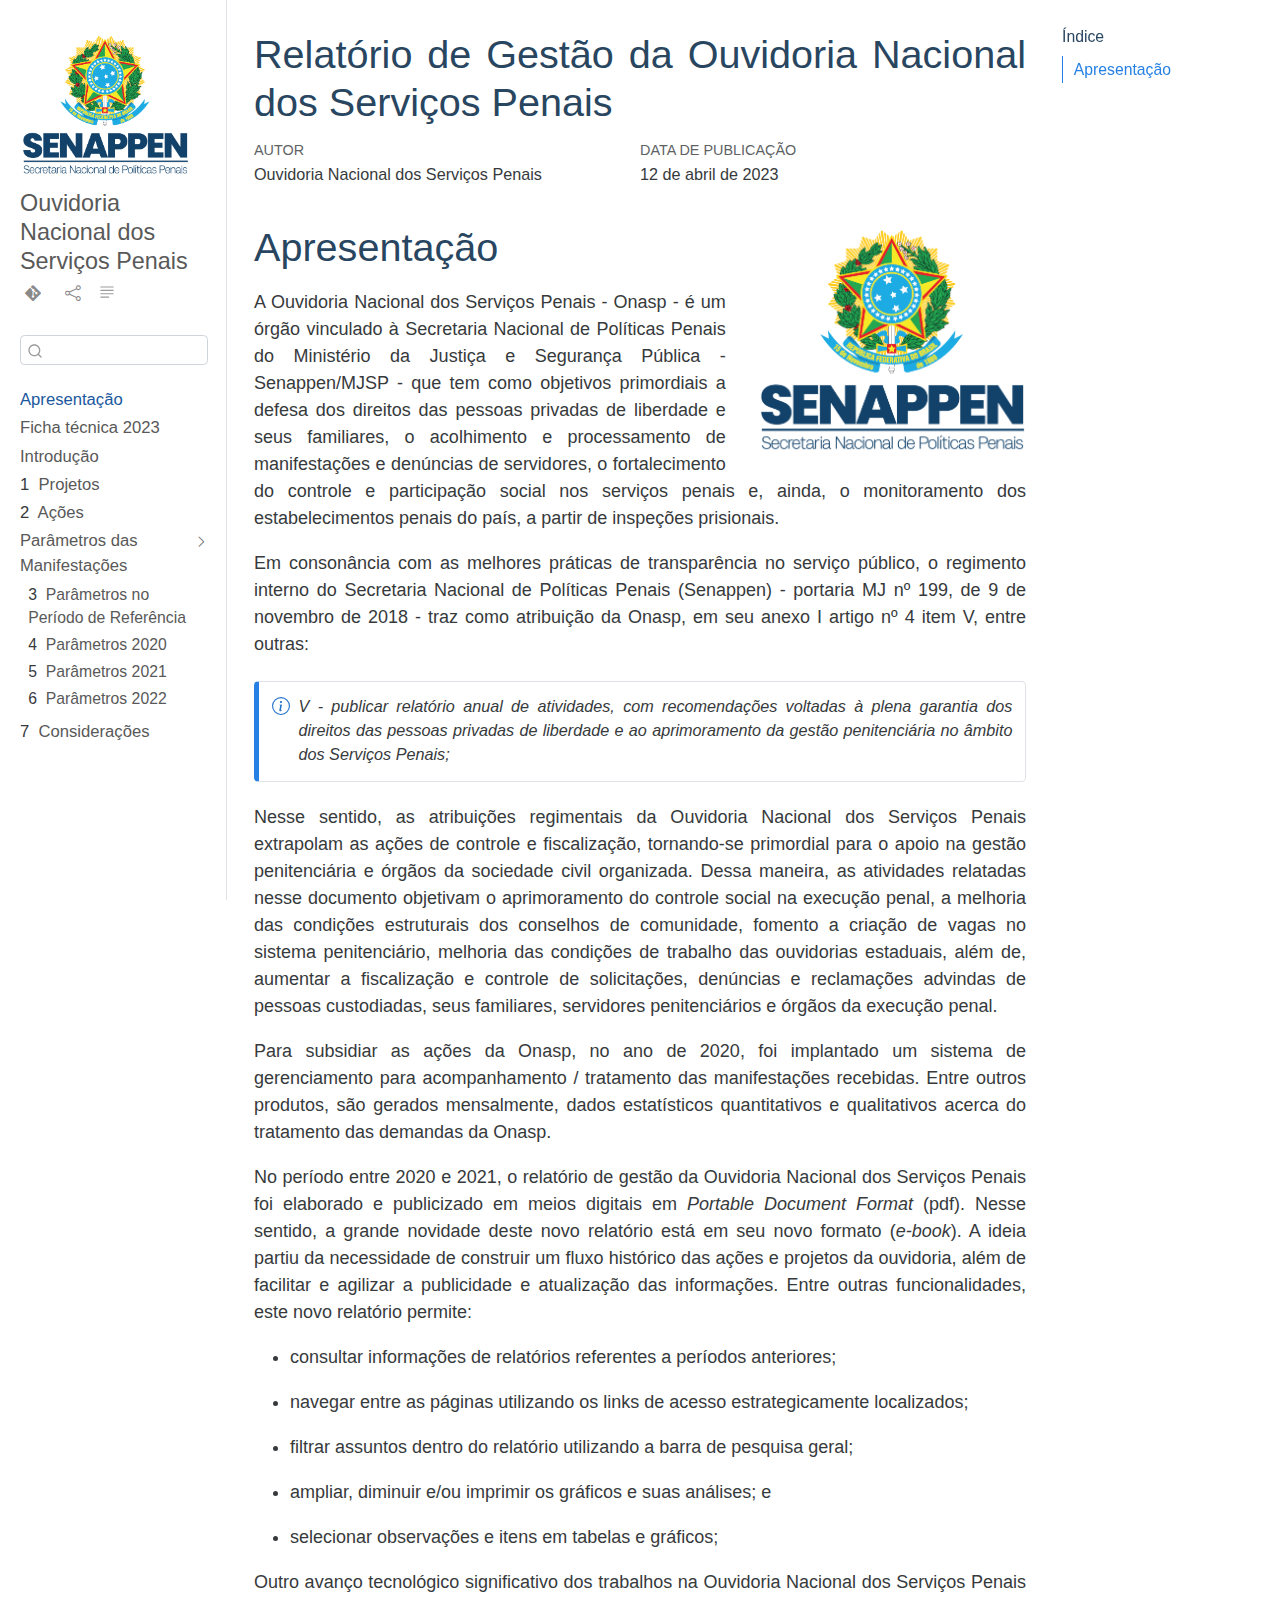
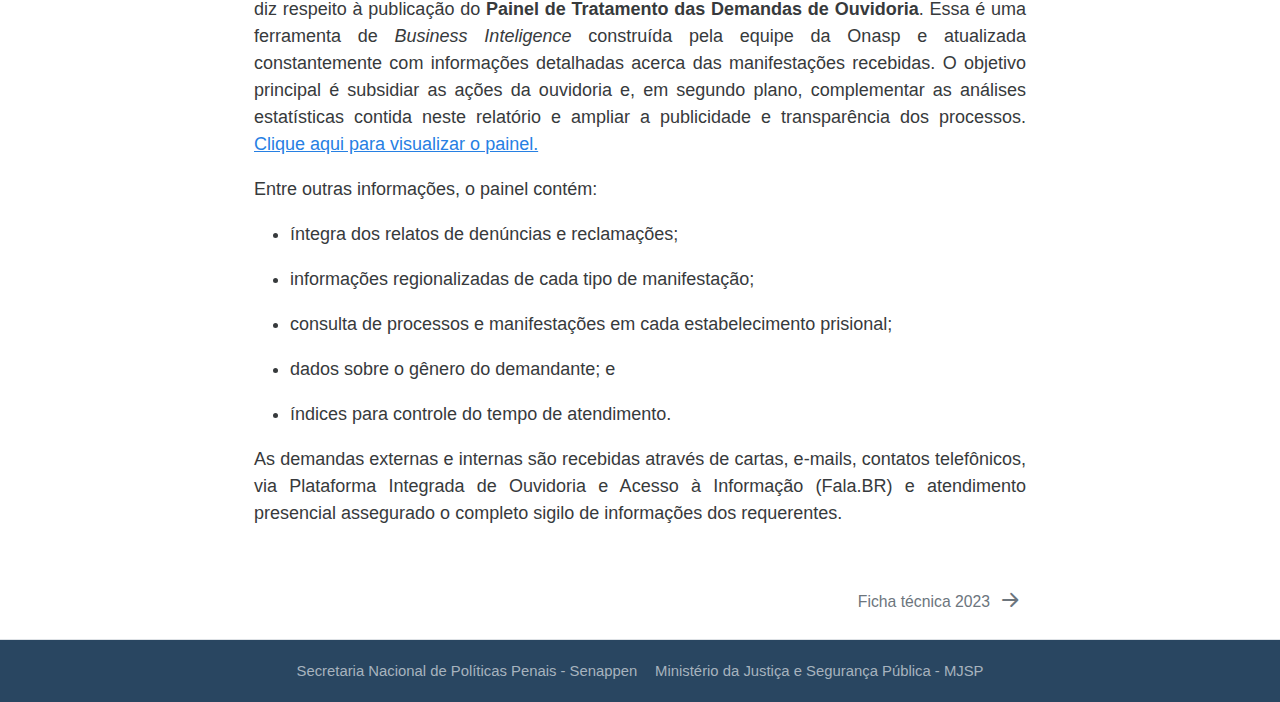
<file: docs/index.html>
<!DOCTYPE html>
<html xmlns="http://www.w3.org/1999/xhtml" lang="pt" xml:lang="pt"><head>

<meta charset="utf-8">
<meta name="generator" content="quarto-1.2.335">

<meta name="viewport" content="width=device-width, initial-scale=1.0, user-scalable=yes">

<meta name="author" content="Ouvidoria Nacional dos Serviços Penais">

<title>Relatório de Gestão da Ouvidoria Nacional dos Serviços Penais</title>
<style>
code{white-space: pre-wrap;}
span.smallcaps{font-variant: small-caps;}
div.columns{display: flex; gap: min(4vw, 1.5em);}
div.column{flex: auto; overflow-x: auto;}
div.hanging-indent{margin-left: 1.5em; text-indent: -1.5em;}
ul.task-list{list-style: none;}
ul.task-list li input[type="checkbox"] {
  width: 0.8em;
  margin: 0 0.8em 0.2em -1.6em;
  vertical-align: middle;
}
</style>


<script src="site_libs/quarto-nav/quarto-nav.js"></script>
<script src="site_libs/quarto-nav/headroom.min.js"></script>
<script src="site_libs/clipboard/clipboard.min.js"></script>
<script src="site_libs/quarto-search/autocomplete.umd.js"></script>
<script src="site_libs/quarto-search/fuse.min.js"></script>
<script src="site_libs/quarto-search/quarto-search.js"></script>
<meta name="quarto:offset" content="./">
<link href="./ficha_tecnica2022.html" rel="next">
<script src="site_libs/quarto-html/quarto.js"></script>
<script src="site_libs/quarto-html/popper.min.js"></script>
<script src="site_libs/quarto-html/tippy.umd.min.js"></script>
<script src="site_libs/quarto-html/anchor.min.js"></script>
<link href="site_libs/quarto-html/tippy.css" rel="stylesheet">
<link href="site_libs/quarto-html/quarto-syntax-highlighting.css" rel="stylesheet" id="quarto-text-highlighting-styles">
<script src="site_libs/bootstrap/bootstrap.min.js"></script>
<link href="site_libs/bootstrap/bootstrap-icons.css" rel="stylesheet">
<link href="site_libs/bootstrap/bootstrap.min.css" rel="stylesheet" id="quarto-bootstrap" data-mode="light">
<script id="quarto-search-options" type="application/json">{
  "location": "sidebar",
  "copy-button": false,
  "collapse-after": 3,
  "panel-placement": "start",
  "type": "textbox",
  "limit": 20,
  "language": {
    "search-no-results-text": "Nenhum resultado",
    "search-matching-documents-text": "documentos correspondentes",
    "search-copy-link-title": "Copiar link para a busca",
    "search-hide-matches-text": "Esconder correspondências adicionais",
    "search-more-match-text": "mais correspondência neste documento",
    "search-more-matches-text": "mais correspondências neste documento",
    "search-clear-button-title": "Limpar",
    "search-detached-cancel-button-title": "Cancelar",
    "search-submit-button-title": "Enviar"
  }
}</script>


<link rel="stylesheet" href="style.css">
</head>

<body class="nav-sidebar docked">

<div id="quarto-search-results"></div>
  <header id="quarto-header" class="headroom fixed-top">
  <nav class="quarto-secondary-nav" data-bs-toggle="collapse" data-bs-target="#quarto-sidebar" aria-controls="quarto-sidebar" aria-expanded="false" aria-label="Toggle sidebar navigation" onclick="if (window.quartoToggleHeadroom) { window.quartoToggleHeadroom(); }">
    <div class="container-fluid d-flex justify-content-between">
      <h1 class="quarto-secondary-nav-title">Relatório de Gestão da Ouvidoria Nacional dos Serviços Penais</h1>
      <button type="button" class="quarto-btn-toggle btn" aria-label="Show secondary navigation">
        <i class="bi bi-chevron-right"></i>
      </button>
    </div>
  </nav>
</header>
<!-- content -->
<div id="quarto-content" class="quarto-container page-columns page-rows-contents page-layout-full">
<!-- sidebar -->
  <nav id="quarto-sidebar" class="sidebar collapse sidebar-navigation docked overflow-auto">
    <div class="pt-lg-2 mt-2 text-left sidebar-header sidebar-header-stacked">
      <a href="./index.html" class="sidebar-logo-link">
      <img src="./images/senappen_brasao.png" alt="" class="sidebar-logo py-0 d-lg-inline d-none">
      </a>
    <div class="sidebar-title mb-0 py-0">
      <a href="./">Ouvidoria Nacional dos Serviços Penais</a> 
        <div class="sidebar-tools-main tools-wide">
    <a href="" title="" class="sidebar-tool px-1"><i class="bi bi-git"></i></a>
    <a href="https://www.gov.br/depen/pt-br/canais_atendimento/ouvidoria" title="" class="sidebar-tool px-1"><i class="bi bi-"></i></a>
    <a href="" title="Share" id="sidebar-tool-dropdown-0" class="sidebar-tool dropdown-toggle px-1" data-bs-toggle="dropdown" aria-expanded="false"><i class="bi bi-share"></i></a>
    <ul class="dropdown-menu" aria-labelledby="sidebar-tool-dropdown-0">
        <li>
          <a class="dropdown-item sidebar-tools-main-item" href="https://twitter.com/intent/tweet?url=|url|">
            <i class="bi bi-bi-twitter pe-1"></i>
          Twitter
          </a>
        </li>
        <li>
          <a class="dropdown-item sidebar-tools-main-item" href="https://www.facebook.com/sharer/sharer.php?u=|url|">
            <i class="bi bi-bi-facebook pe-1"></i>
          Facebook
          </a>
        </li>
        <li>
          <a class="dropdown-item sidebar-tools-main-item" href="https://www.linkedin.com/sharing/share-offsite/?url=|url|">
            <i class="bi bi-bi-linkedin pe-1"></i>
          LinkedIn
          </a>
        </li>
    </ul>
  <a href="" class="quarto-reader-toggle sidebar-tool" onclick="window.quartoToggleReader(); return false;" title="Toggle reader mode">
  <div class="quarto-reader-toggle-btn">
  <i class="bi"></i>
  </div>
</a>
</div>
    </div>
      </div>
      <div class="mt-2 flex-shrink-0 align-items-center">
        <div class="sidebar-search">
        <div id="quarto-search" class="" title="Search"></div>
        </div>
      </div>
    <div class="sidebar-menu-container"> 
    <ul class="list-unstyled mt-1">
        <li class="sidebar-item">
  <div class="sidebar-item-container"> 
  <a href="./index.html" class="sidebar-item-text sidebar-link active">Apresentação</a>
  </div>
</li>
        <li class="sidebar-item">
  <div class="sidebar-item-container"> 
  <a href="./ficha_tecnica2022.html" class="sidebar-item-text sidebar-link">Ficha técnica 2023</a>
  </div>
</li>
        <li class="sidebar-item">
  <div class="sidebar-item-container"> 
  <a href="./introducao.html" class="sidebar-item-text sidebar-link">Introdução</a>
  </div>
</li>
        <li class="sidebar-item">
  <div class="sidebar-item-container"> 
  <a href="./projetos.html" class="sidebar-item-text sidebar-link"><span class="chapter-number">1</span>&nbsp; <span class="chapter-title">Projetos</span></a>
  </div>
</li>
        <li class="sidebar-item">
  <div class="sidebar-item-container"> 
  <a href="./acoes.html" class="sidebar-item-text sidebar-link"><span class="chapter-number">2</span>&nbsp; <span class="chapter-title">Ações</span></a>
  </div>
</li>
        <li class="sidebar-item sidebar-item-section">
      <div class="sidebar-item-container"> 
            <a href="./tratamento_demandas.html" class="sidebar-item-text sidebar-link">Parâmetros das Manifestações</a>
          <a class="sidebar-item-toggle text-start" data-bs-toggle="collapse" data-bs-target="#quarto-sidebar-section-1" aria-expanded="true">
            <i class="bi bi-chevron-right ms-2"></i>
          </a> 
      </div>
      <ul id="quarto-sidebar-section-1" class="collapse list-unstyled sidebar-section depth1 show">  
          <li class="sidebar-item">
  <div class="sidebar-item-container"> 
  <a href="./estatisticas_anuais.html" class="sidebar-item-text sidebar-link"><span class="chapter-number">3</span>&nbsp; <span class="chapter-title">Parâmetros no Período de Referência</span></a>
  </div>
</li>
          <li class="sidebar-item">
  <div class="sidebar-item-container"> 
  <a href="./estatisticas_2020.html" class="sidebar-item-text sidebar-link"><span class="chapter-number">4</span>&nbsp; <span class="chapter-title">Parâmetros 2020</span></a>
  </div>
</li>
          <li class="sidebar-item">
  <div class="sidebar-item-container"> 
  <a href="./estatisticas_2021.html" class="sidebar-item-text sidebar-link"><span class="chapter-number">5</span>&nbsp; <span class="chapter-title">Parâmetros 2021</span></a>
  </div>
</li>
          <li class="sidebar-item">
  <div class="sidebar-item-container"> 
  <a href="./estatisticas_2022.html" class="sidebar-item-text sidebar-link"><span class="chapter-number">6</span>&nbsp; <span class="chapter-title">Parâmetros 2022</span></a>
  </div>
</li>
      </ul>
  </li>
        <li class="sidebar-item">
  <div class="sidebar-item-container"> 
  <a href="./consideracoes.html" class="sidebar-item-text sidebar-link"><span class="chapter-number">7</span>&nbsp; <span class="chapter-title">Considerações</span></a>
  </div>
</li>
    </ul>
    </div>
</nav>
<!-- margin-sidebar -->
    <div id="quarto-margin-sidebar" class="sidebar margin-sidebar">
        <nav id="TOC" role="doc-toc" class="toc-active">
    <h2 id="toc-title">Índice</h2>
   
  <ul>
  <li><a href="#apresentação" id="toc-apresentação" class="nav-link active" data-scroll-target="#apresentação">Apresentação</a></li>
  </ul>
</nav>
    </div>
<!-- main -->
<main class="content column-body" id="quarto-document-content">

<header id="title-block-header" class="quarto-title-block default">
<div class="quarto-title">
<h1 class="title d-none d-lg-block">Relatório de Gestão da Ouvidoria Nacional dos Serviços Penais</h1>
</div>



<div class="quarto-title-meta">

    <div>
    <div class="quarto-title-meta-heading">Autor</div>
    <div class="quarto-title-meta-contents">
             <p>Ouvidoria Nacional dos Serviços Penais </p>
          </div>
  </div>
    
    <div>
    <div class="quarto-title-meta-heading">Data de Publicação</div>
    <div class="quarto-title-meta-contents">
      <p class="date">12 de abril de 2023</p>
    </div>
  </div>
  
    
  </div>
  

</header>


<section id="apresentação" class="level1 unnumbered">
<p><img src="images/senappen_brasao.png" title="Relatório de Gestão da Ouvidoria Nacional dos Serviços Penais" class="quarto-cover-image img-fluid"></p><h1 class="unnumbered">Apresentação</h1>
<p>A Ouvidoria Nacional dos Serviços Penais - Onasp - é um órgão vinculado à Secretaria Nacional de Políticas Penais do Ministério da Justiça e Segurança Pública - Senappen/MJSP - que tem como objetivos primordiais a defesa dos direitos das pessoas privadas de liberdade e seus familiares, o acolhimento e processamento de manifestações e denúncias de servidores, o fortalecimento do controle e participação social nos serviços penais e, ainda, o monitoramento dos estabelecimentos penais do país, a partir de inspeções prisionais.</p>
<p>Em consonância com as melhores práticas de transparência no serviço público, o regimento interno do Secretaria Nacional de Políticas Penais (Senappen) - portaria MJ nº 199, de 9 de novembro de 2018 - traz como atribuição da Onasp, em seu anexo I artigo nº 4 item V, entre outras:</p>
<div class="callout-note callout callout-style-simple">
<div class="callout-body d-flex">
<div class="callout-icon-container">
<i class="callout-icon"></i>
</div>
<div class="callout-body-container">
<p><em>V - publicar relatório anual de atividades, com recomendações voltadas à plena garantia dos direitos das pessoas privadas de liberdade e ao aprimoramento da gestão penitenciária no âmbito dos Serviços Penais;</em></p>
</div>
</div>
</div>
<p>Nesse sentido, as atribuições regimentais da Ouvidoria Nacional dos Serviços Penais extrapolam as ações de controle e fiscalização, tornando-se primordial para o apoio na gestão penitenciária e órgãos da sociedade civil organizada. Dessa maneira, as atividades relatadas nesse documento objetivam o aprimoramento do controle social na execução penal, a melhoria das condições estruturais dos conselhos de comunidade, fomento a criação de vagas no sistema penitenciário, melhoria das condições de trabalho das ouvidorias estaduais, além de, aumentar a fiscalização e controle de solicitações, denúncias e reclamações advindas de pessoas custodiadas, seus familiares, servidores penitenciários e órgãos da execução penal.</p>
<p>Para subsidiar as ações da Onasp, no ano de 2020, foi implantado um sistema de gerenciamento para acompanhamento / tratamento das manifestações recebidas. Entre outros produtos, são gerados mensalmente, dados estatísticos quantitativos e qualitativos acerca do tratamento das demandas da Onasp.</p>
<p>No período entre 2020 e 2021, o relatório de gestão da Ouvidoria Nacional dos Serviços Penais foi elaborado e publicizado em meios digitais em <em>Portable Document Format</em> (pdf). Nesse sentido, a grande novidade deste novo relatório está em seu novo formato (<em>e-book</em>). A ideia partiu da necessidade de construir um fluxo histórico das ações e projetos da ouvidoria, além de facilitar e agilizar a publicidade e atualização das informações. Entre outras funcionalidades, este novo relatório permite:</p>
<ul>
<li><p>consultar informações de relatórios referentes a períodos anteriores;</p></li>
<li><p>navegar entre as páginas utilizando os links de acesso estrategicamente localizados;</p></li>
<li><p>filtrar assuntos dentro do relatório utilizando a barra de pesquisa geral;</p></li>
<li><p>ampliar, diminuir e/ou imprimir os gráficos e suas análises; e</p></li>
<li><p>selecionar observações e itens em tabelas e gráficos;</p></li>
</ul>
<p>Outro avanço tecnológico significativo dos trabalhos na Ouvidoria Nacional dos Serviços Penais diz respeito à publicação do <strong>Painel de Tratamento das Demandas de Ouvidoria</strong>. Essa é uma ferramenta de <em>Business Inteligence</em> construída pela equipe da Onasp e atualizada constantemente com informações detalhadas acerca das manifestações recebidas. O objetivo principal é subsidiar as ações da ouvidoria e, em segundo plano, complementar as análises estatísticas contida neste relatório e ampliar a publicidade e transparência dos processos. <a href="https://app.powerbi.com/links/Pu1YtXZQOP?ctid=eb090420-444c-43f7-91f2-4b8da6bfe8e1&amp;pbi_source=linkShare&amp;bookmarkGuid=00a4c543-938f-4619-bc10-0cf7500e92ed">Clique aqui para visualizar o painel.</a></p>
<p>Entre outras informações, o painel contém:</p>
<ul>
<li><p>íntegra dos relatos de denúncias e reclamações;</p></li>
<li><p>informações regionalizadas de cada tipo de manifestação;</p></li>
<li><p>consulta de processos e manifestações em cada estabelecimento prisional;</p></li>
<li><p>dados sobre o gênero do demandante; e</p></li>
<li><p>índices para controle do tempo de atendimento.</p></li>
</ul>
<p>As demandas externas e internas são recebidas através de cartas, e-mails, contatos telefônicos, via Plataforma Integrada de Ouvidoria e Acesso à Informação (Fala.BR) e atendimento presencial assegurado o completo sigilo de informações dos requerentes.</p>


</section>

</main> <!-- /main -->
<script id="quarto-html-after-body" type="application/javascript">
window.document.addEventListener("DOMContentLoaded", function (event) {
  const toggleBodyColorMode = (bsSheetEl) => {
    const mode = bsSheetEl.getAttribute("data-mode");
    const bodyEl = window.document.querySelector("body");
    if (mode === "dark") {
      bodyEl.classList.add("quarto-dark");
      bodyEl.classList.remove("quarto-light");
    } else {
      bodyEl.classList.add("quarto-light");
      bodyEl.classList.remove("quarto-dark");
    }
  }
  const toggleBodyColorPrimary = () => {
    const bsSheetEl = window.document.querySelector("link#quarto-bootstrap");
    if (bsSheetEl) {
      toggleBodyColorMode(bsSheetEl);
    }
  }
  toggleBodyColorPrimary();  
  const icon = "";
  const anchorJS = new window.AnchorJS();
  anchorJS.options = {
    placement: 'right',
    icon: icon
  };
  anchorJS.add('.anchored');
  const clipboard = new window.ClipboardJS('.code-copy-button', {
    target: function(trigger) {
      return trigger.previousElementSibling;
    }
  });
  clipboard.on('success', function(e) {
    // button target
    const button = e.trigger;
    // don't keep focus
    button.blur();
    // flash "checked"
    button.classList.add('code-copy-button-checked');
    var currentTitle = button.getAttribute("title");
    button.setAttribute("title", "Copiada");
    let tooltip;
    if (window.bootstrap) {
      button.setAttribute("data-bs-toggle", "tooltip");
      button.setAttribute("data-bs-placement", "left");
      button.setAttribute("data-bs-title", "Copiada");
      tooltip = new bootstrap.Tooltip(button, 
        { trigger: "manual", 
          customClass: "code-copy-button-tooltip",
          offset: [0, -8]});
      tooltip.show();    
    }
    setTimeout(function() {
      if (tooltip) {
        tooltip.hide();
        button.removeAttribute("data-bs-title");
        button.removeAttribute("data-bs-toggle");
        button.removeAttribute("data-bs-placement");
      }
      button.setAttribute("title", currentTitle);
      button.classList.remove('code-copy-button-checked');
    }, 1000);
    // clear code selection
    e.clearSelection();
  });
  function tippyHover(el, contentFn) {
    const config = {
      allowHTML: true,
      content: contentFn,
      maxWidth: 500,
      delay: 100,
      arrow: false,
      appendTo: function(el) {
          return el.parentElement;
      },
      interactive: true,
      interactiveBorder: 10,
      theme: 'quarto',
      placement: 'bottom-start'
    };
    window.tippy(el, config); 
  }
  const noterefs = window.document.querySelectorAll('a[role="doc-noteref"]');
  for (var i=0; i<noterefs.length; i++) {
    const ref = noterefs[i];
    tippyHover(ref, function() {
      // use id or data attribute instead here
      let href = ref.getAttribute('data-footnote-href') || ref.getAttribute('href');
      try { href = new URL(href).hash; } catch {}
      const id = href.replace(/^#\/?/, "");
      const note = window.document.getElementById(id);
      return note.innerHTML;
    });
  }
  const findCites = (el) => {
    const parentEl = el.parentElement;
    if (parentEl) {
      const cites = parentEl.dataset.cites;
      if (cites) {
        return {
          el,
          cites: cites.split(' ')
        };
      } else {
        return findCites(el.parentElement)
      }
    } else {
      return undefined;
    }
  };
  var bibliorefs = window.document.querySelectorAll('a[role="doc-biblioref"]');
  for (var i=0; i<bibliorefs.length; i++) {
    const ref = bibliorefs[i];
    const citeInfo = findCites(ref);
    if (citeInfo) {
      tippyHover(citeInfo.el, function() {
        var popup = window.document.createElement('div');
        citeInfo.cites.forEach(function(cite) {
          var citeDiv = window.document.createElement('div');
          citeDiv.classList.add('hanging-indent');
          citeDiv.classList.add('csl-entry');
          var biblioDiv = window.document.getElementById('ref-' + cite);
          if (biblioDiv) {
            citeDiv.innerHTML = biblioDiv.innerHTML;
          }
          popup.appendChild(citeDiv);
        });
        return popup.innerHTML;
      });
    }
  }
});
</script>
<nav class="page-navigation column-body">
  <div class="nav-page nav-page-previous">
  </div>
  <div class="nav-page nav-page-next">
      <a href="./ficha_tecnica2022.html" class="pagination-link">
        <span class="nav-page-text">Ficha técnica 2023</span> <i class="bi bi-arrow-right-short"></i>
      </a>
  </div>
</nav>
</div> <!-- /content -->
<footer class="footer">
  <div class="nav-footer">
      <div class="nav-footer-center">
        <ul class="footer-items list-unstyled">
    <li class="nav-item">
    <a class="nav-link" href="https://www.gov.br/depen/pt-br">Secretaria Nacional de Políticas Penais - Senappen</a>
  </li>  
    <li class="nav-item">
    <a class="nav-link" href="https://www.gov.br/mj/pt-br">Ministério da Justiça e Segurança Pública - MJSP</a>
  </li>  
</ul>
      </div>
  </div>
</footer>



</body></html>
</file>
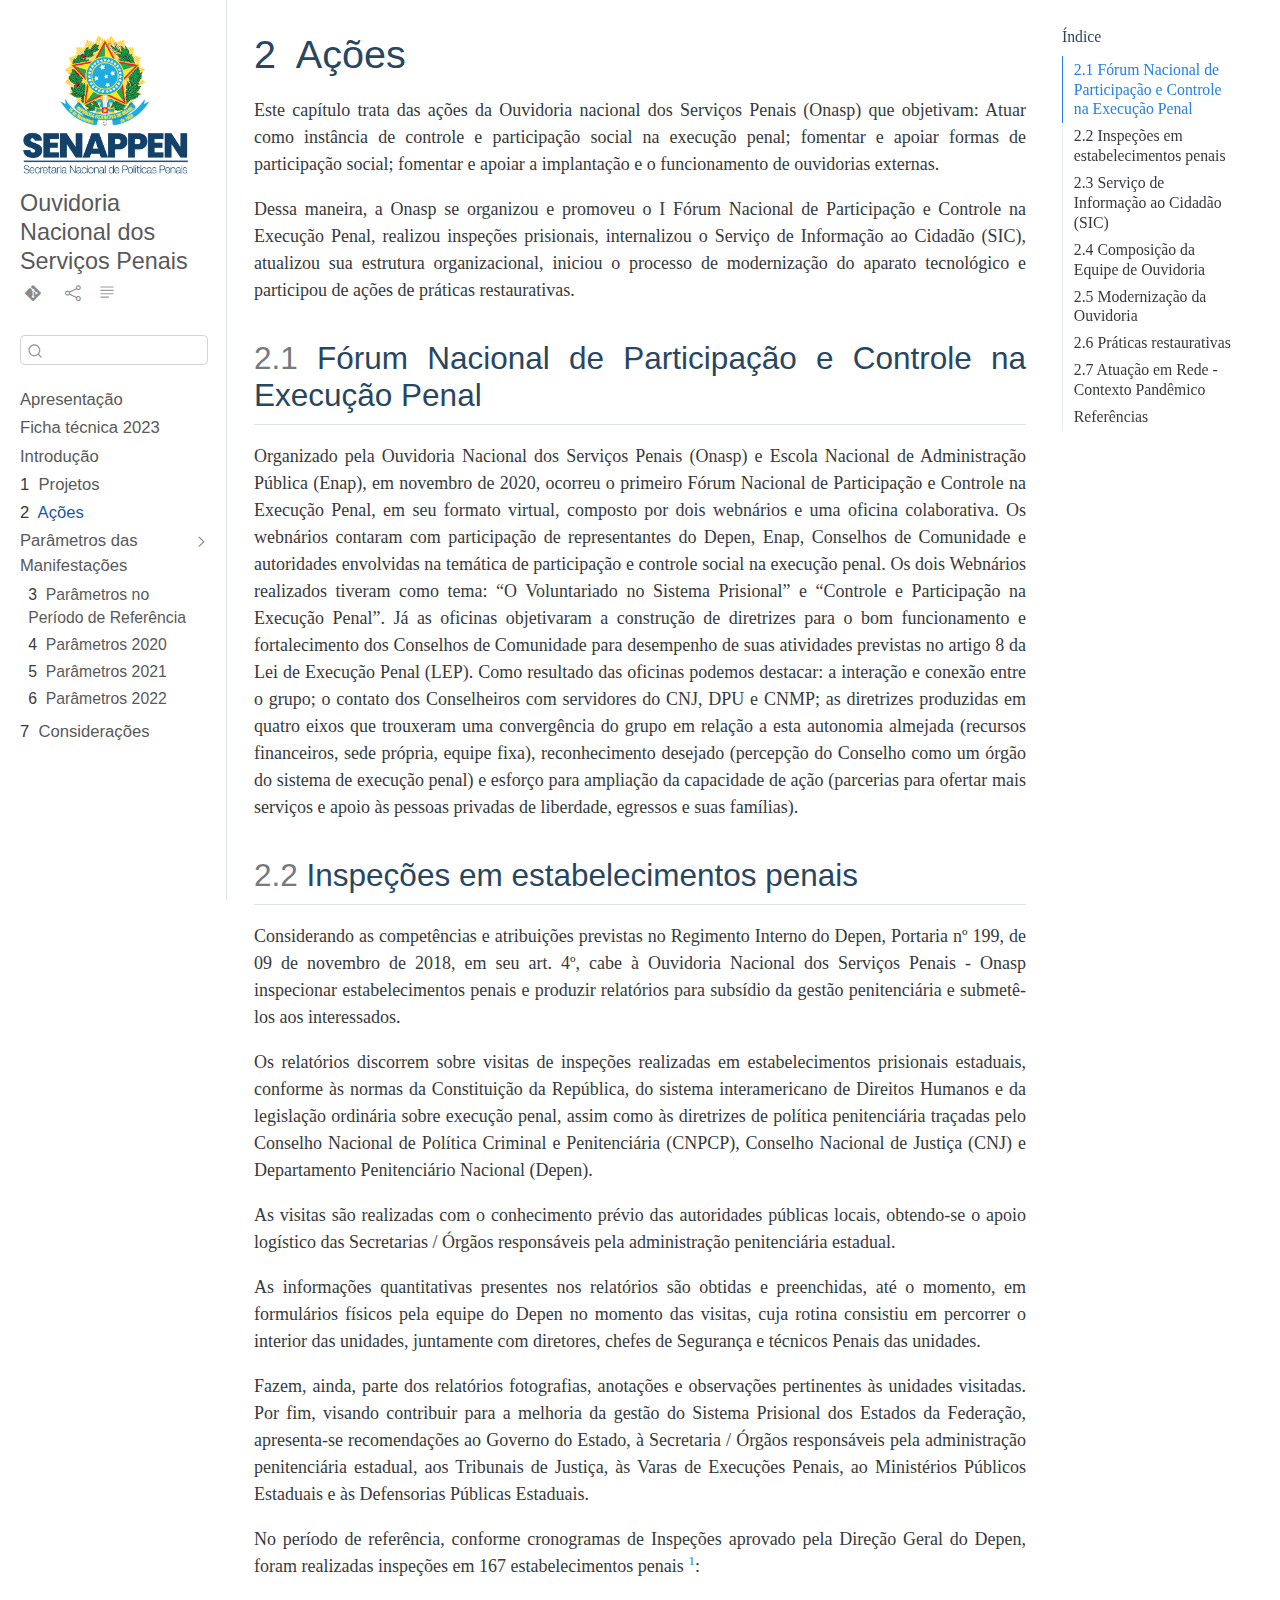
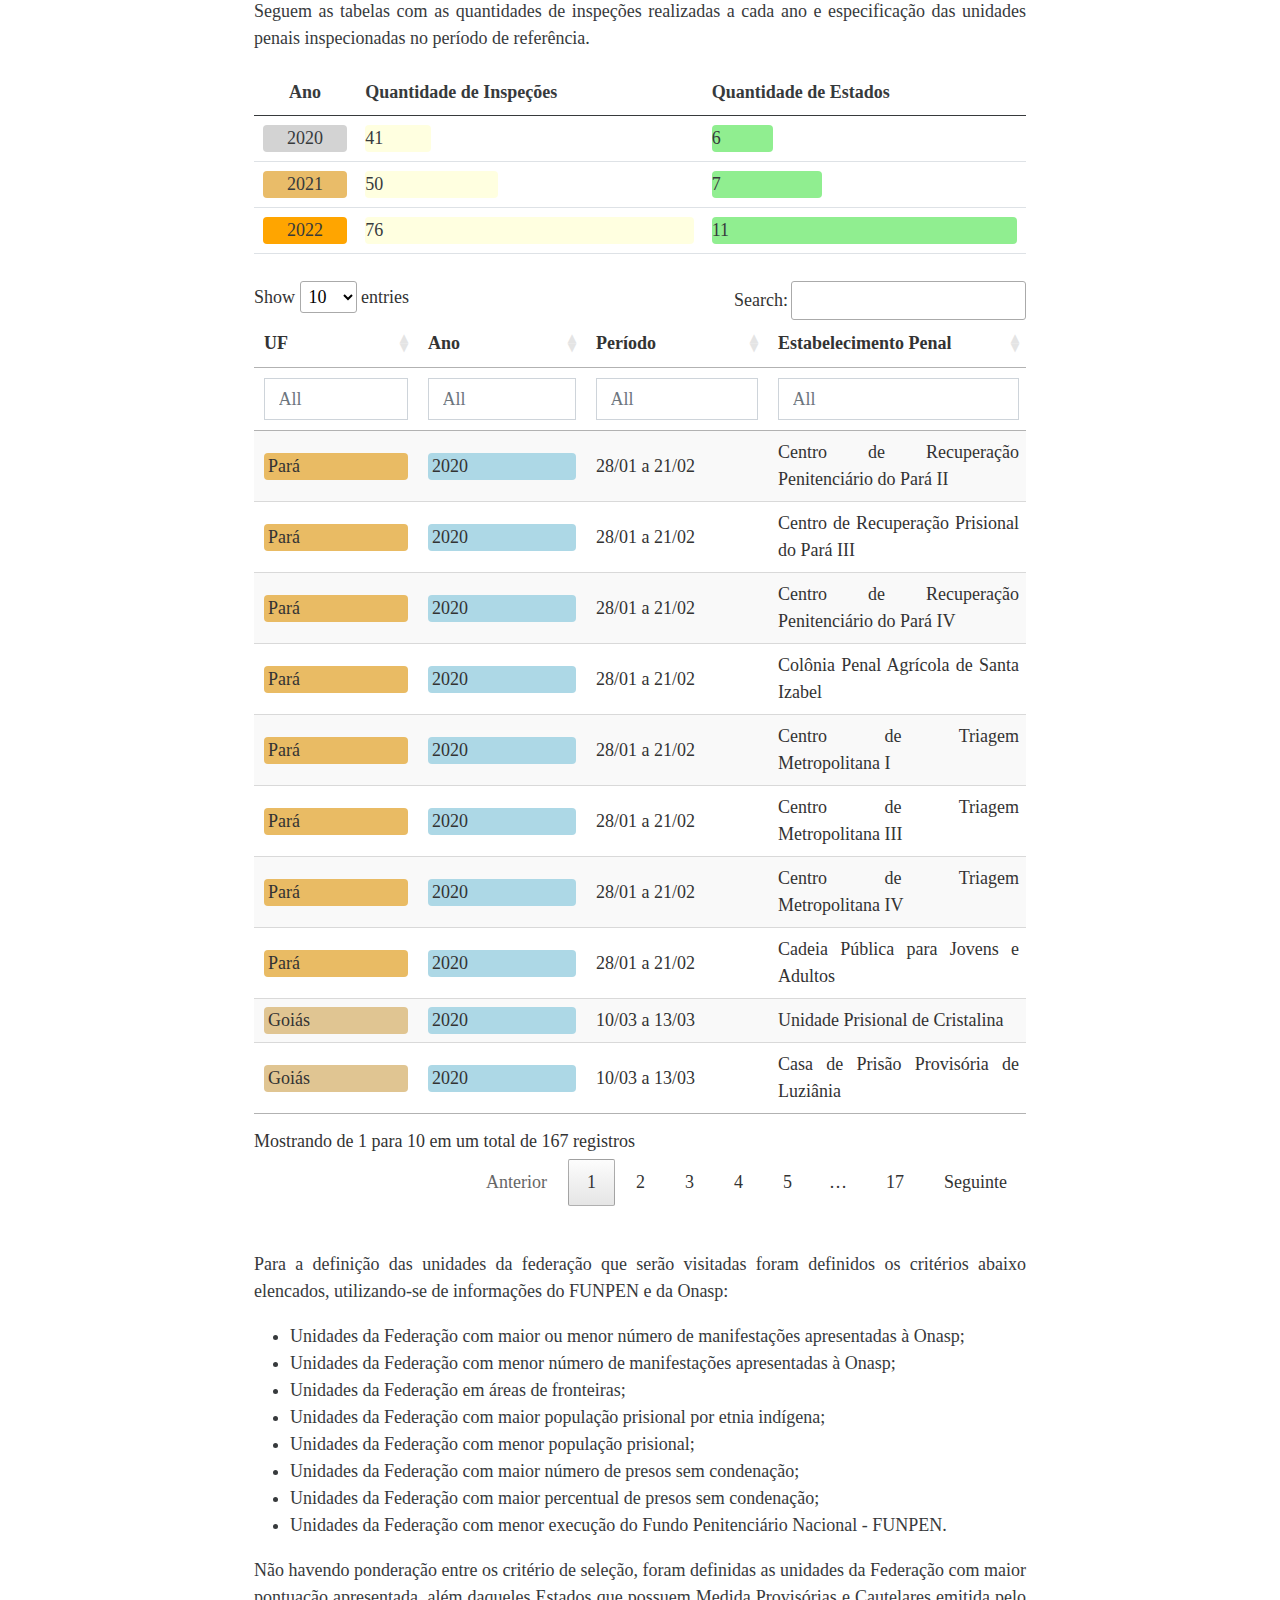
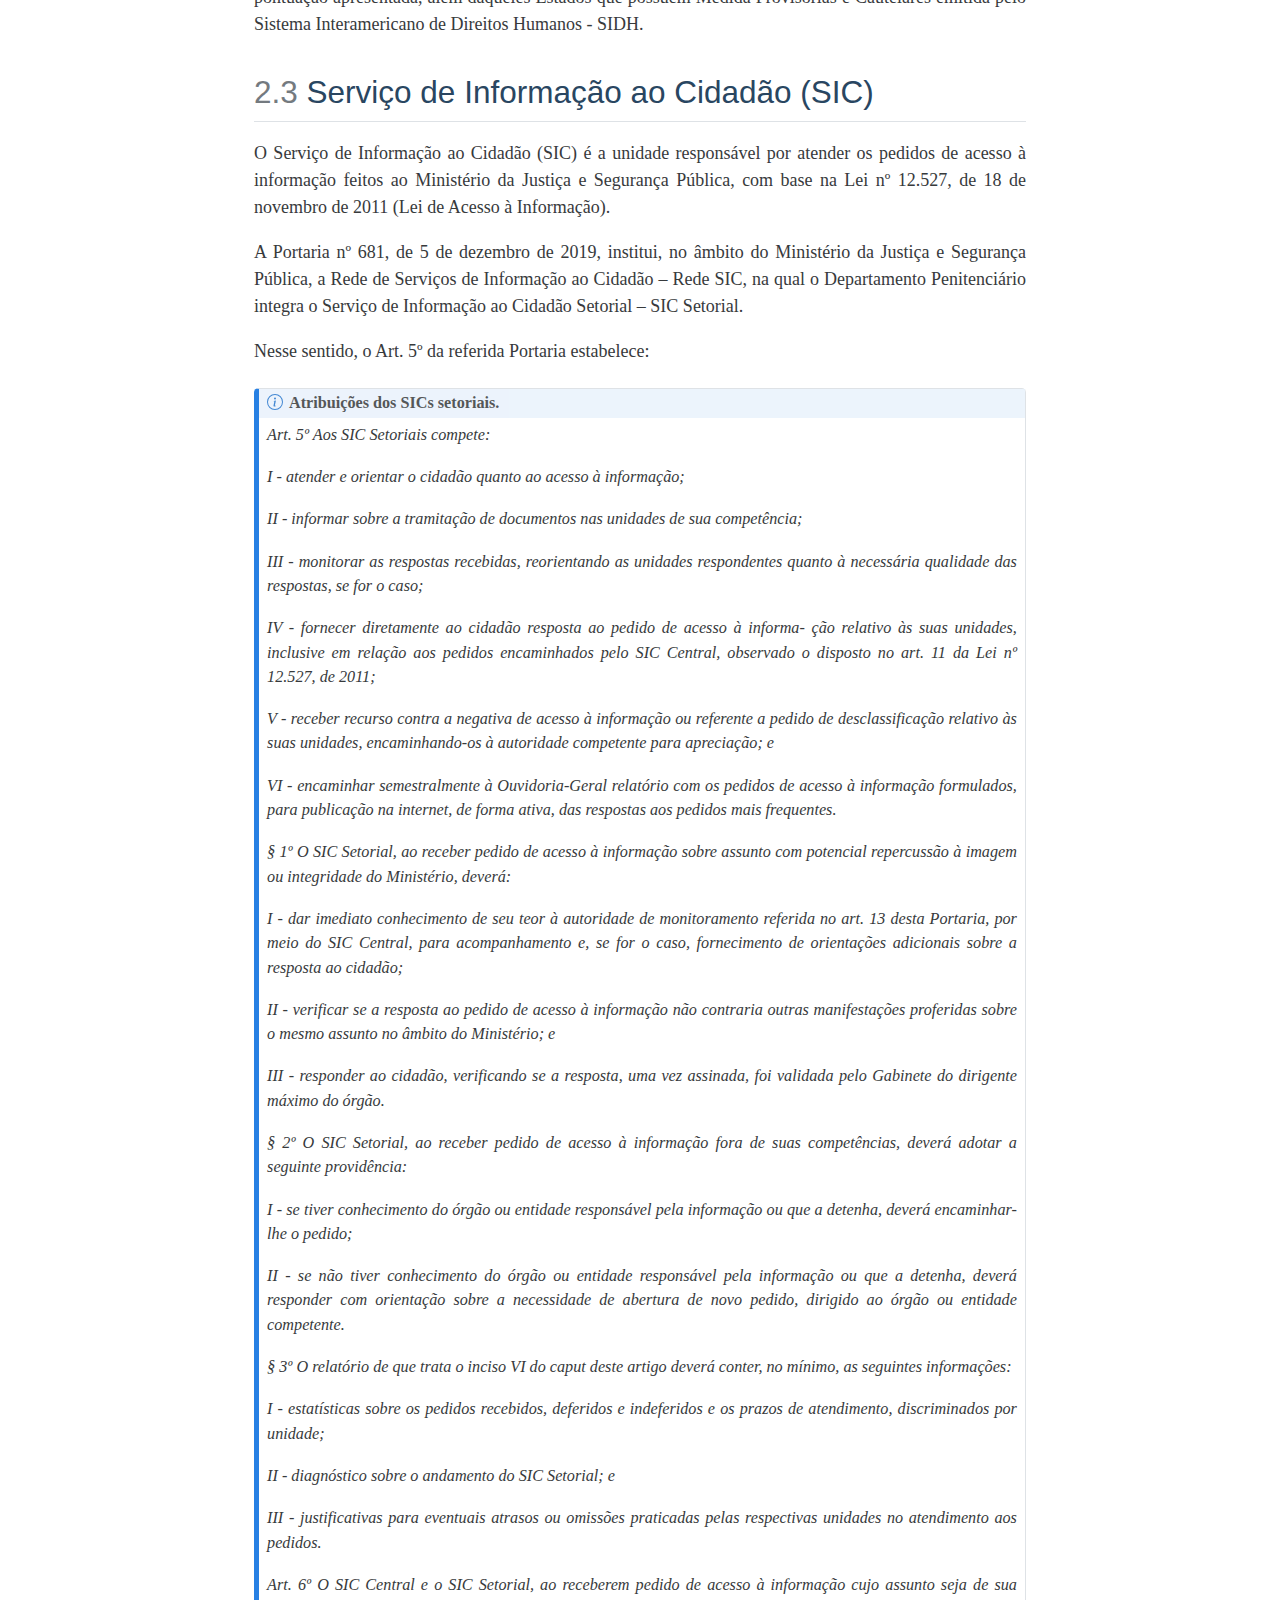
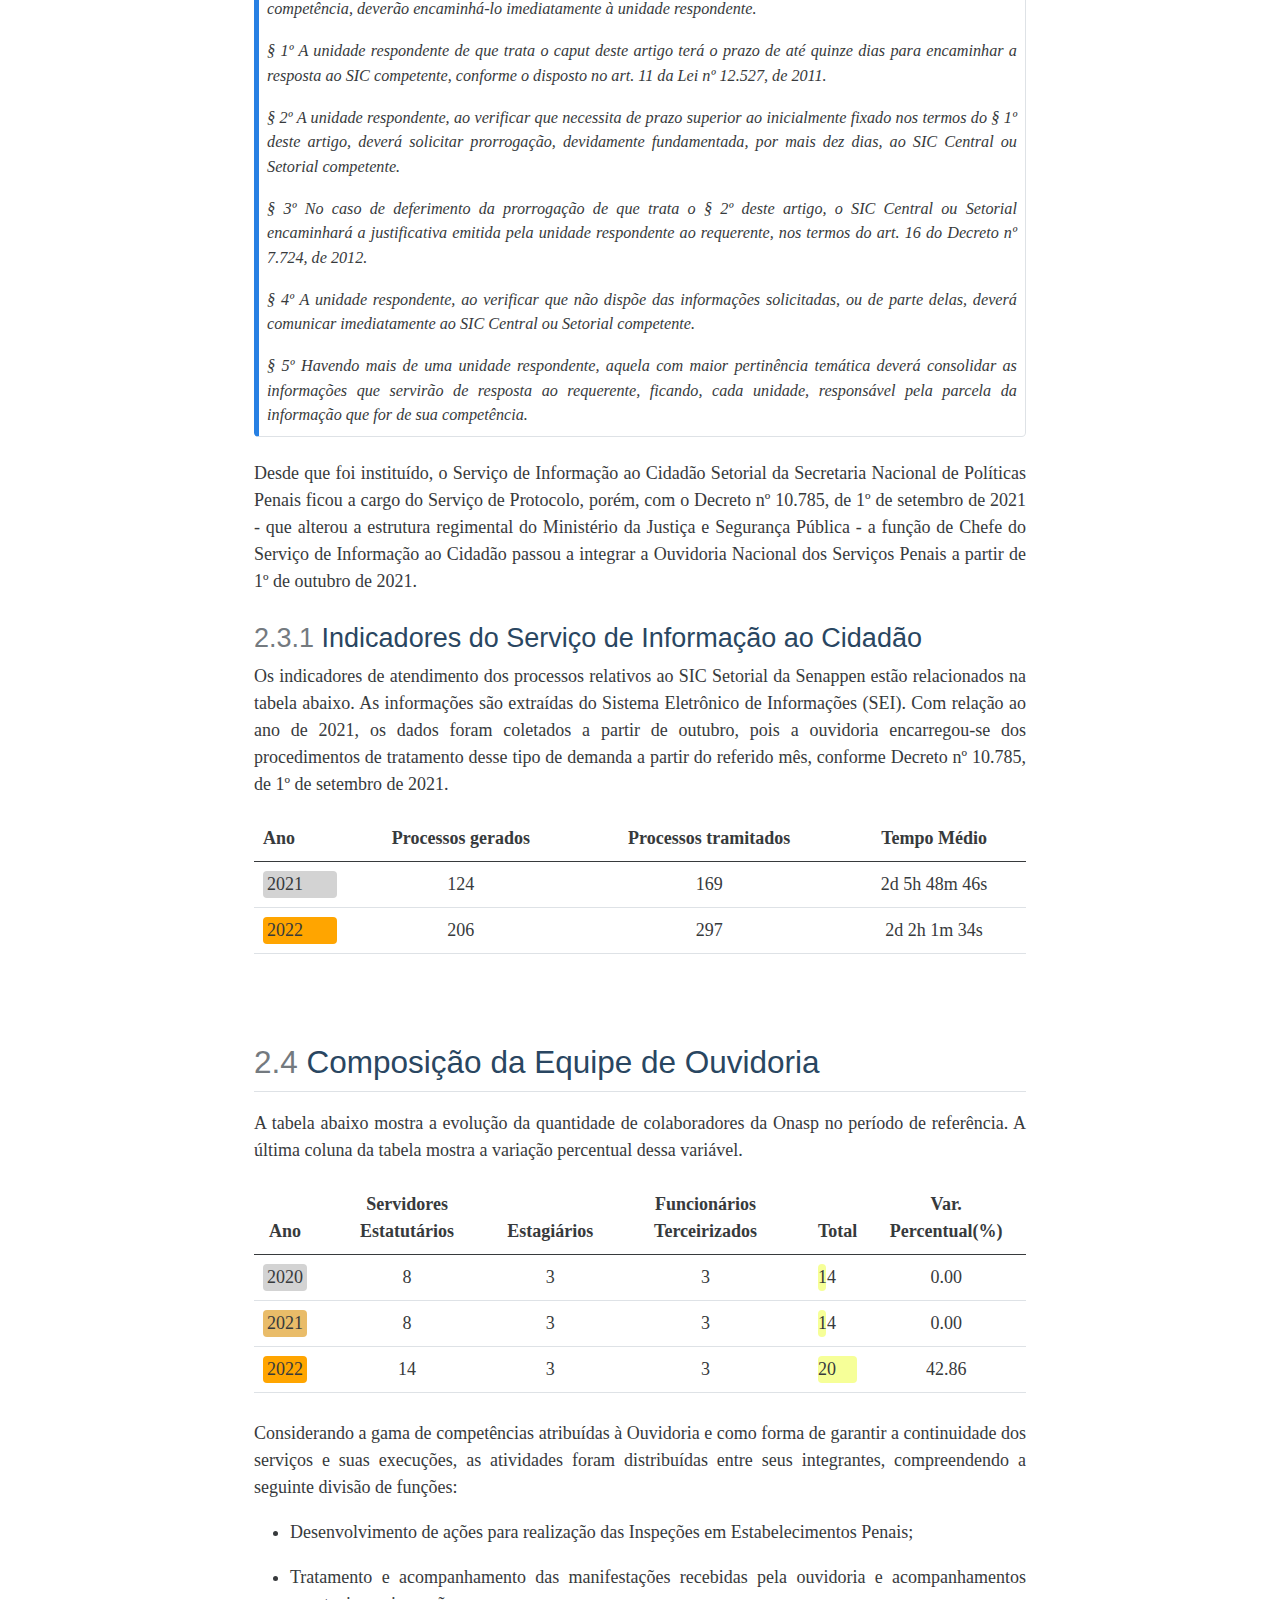
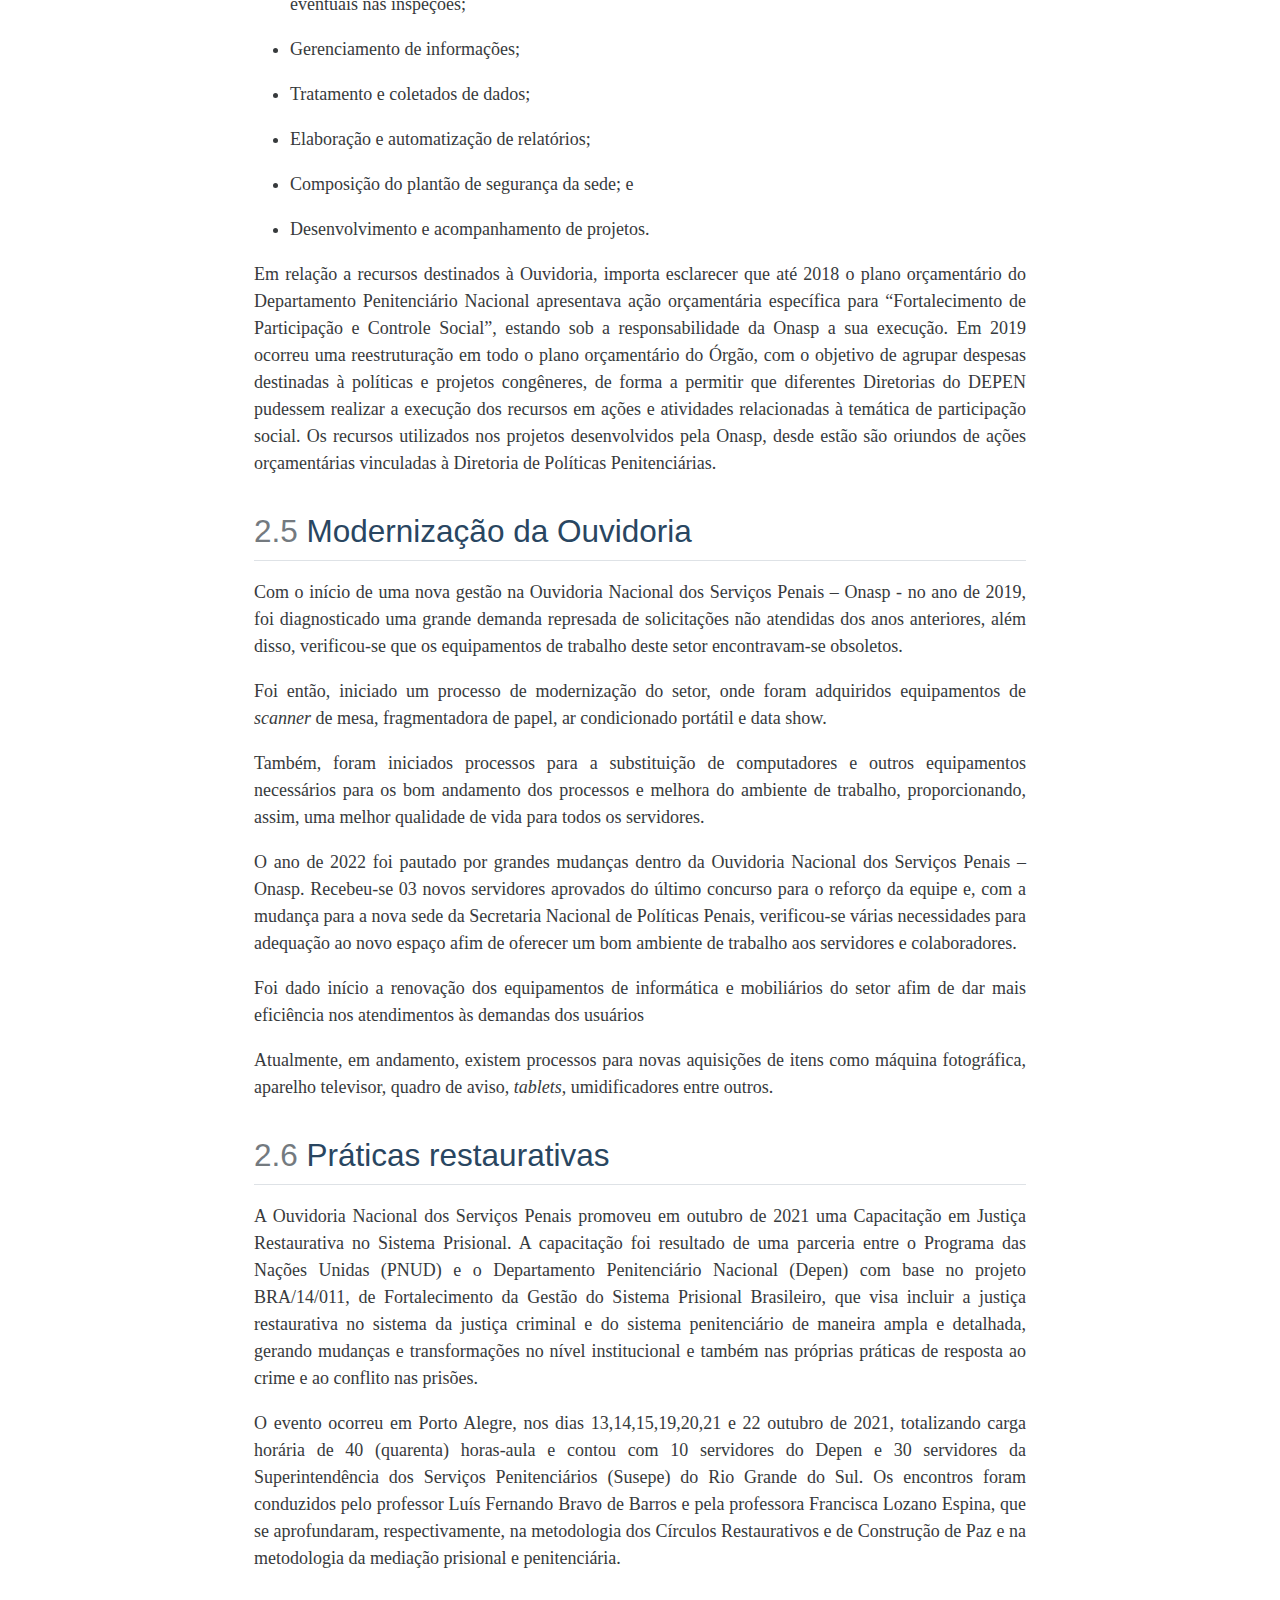
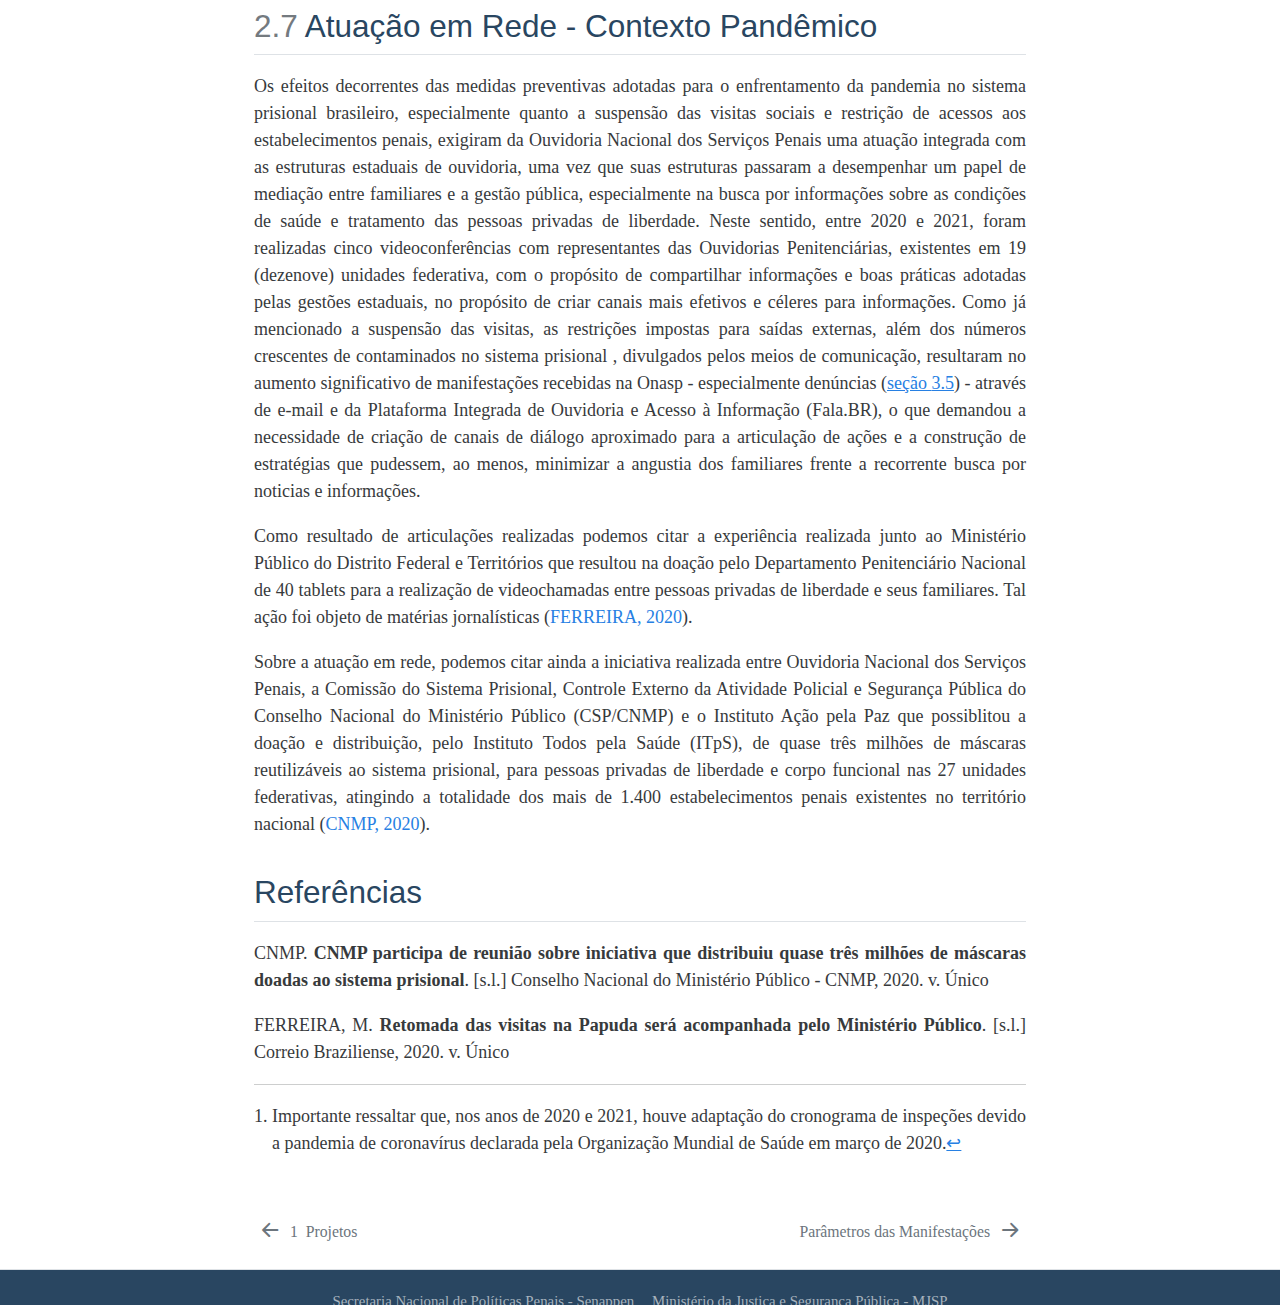
<file: docs/acoes.html>
<!DOCTYPE html>
<html xmlns="http://www.w3.org/1999/xhtml" lang="pt" xml:lang="pt"><head>
<meta http-equiv="Content-Type" content="text/html; charset=UTF-8">
<meta charset="utf-8">
<meta name="generator" content="quarto-1.2.335">
<meta name="viewport" content="width=device-width, initial-scale=1.0, user-scalable=yes">
<title>Relatório de Gestão da Ouvidoria Nacional dos Serviços Penais - 2&nbsp; Ações</title>
<style>
code{white-space: pre-wrap;}
span.smallcaps{font-variant: small-caps;}
div.columns{display: flex; gap: min(4vw, 1.5em);}
div.column{flex: auto; overflow-x: auto;}
div.hanging-indent{margin-left: 1.5em; text-indent: -1.5em;}
ul.task-list{list-style: none;}
ul.task-list li input[type="checkbox"] {
  width: 0.8em;
  margin: 0 0.8em 0.2em -1.6em;
  vertical-align: middle;
}
div.csl-bib-body { }
div.csl-entry {
  clear: both;
  margin-bottom: 1em;
}
.hanging div.csl-entry {
  margin-left:2em;
  text-indent:-2em;
}
div.csl-left-margin {
  min-width:2em;
  float:left;
}
div.csl-right-inline {
  margin-left:2em;
  padding-left:1em;
}
div.csl-indent {
  margin-left: 2em;
}
</style>

<script src="site_libs/quarto-nav/quarto-nav.js"></script>
<script src="site_libs/quarto-nav/headroom.min.js"></script>
<script src="site_libs/clipboard/clipboard.min.js"></script>
<script src="site_libs/quarto-search/autocomplete.umd.js"></script>
<script src="site_libs/quarto-search/fuse.min.js"></script>
<script src="site_libs/quarto-search/quarto-search.js"></script>
<meta name="quarto:offset" content="./">
<link href="./tratamento_demandas.html" rel="next">
<link href="./projetos.html" rel="prev">
<script src="site_libs/quarto-html/quarto.js"></script>
<script src="site_libs/quarto-html/popper.min.js"></script>
<script src="site_libs/quarto-html/tippy.umd.min.js"></script>
<script src="site_libs/quarto-html/anchor.min.js"></script>
<link href="site_libs/quarto-html/tippy.css" rel="stylesheet">
<link href="site_libs/quarto-html/quarto-syntax-highlighting.css" rel="stylesheet" id="quarto-text-highlighting-styles">
<script src="site_libs/bootstrap/bootstrap.min.js"></script>
<link href="site_libs/bootstrap/bootstrap-icons.css" rel="stylesheet">
<link href="site_libs/bootstrap/bootstrap.min.css" rel="stylesheet" id="quarto-bootstrap" data-mode="light"><script id="quarto-search-options" type="application/json">{
  "location": "sidebar",
  "copy-button": false,
  "collapse-after": 3,
  "panel-placement": "start",
  "type": "textbox",
  "limit": 20,
  "language": {
    "search-no-results-text": "Nenhum resultado",
    "search-matching-documents-text": "documentos correspondentes",
    "search-copy-link-title": "Copiar link para a busca",
    "search-hide-matches-text": "Esconder correspondências adicionais",
    "search-more-match-text": "mais correspondência neste documento",
    "search-more-matches-text": "mais correspondências neste documento",
    "search-clear-button-title": "Limpar",
    "search-detached-cancel-button-title": "Cancelar",
    "search-submit-button-title": "Enviar"
  }
}</script><script src="site_libs/htmlwidgets-1.5.4/htmlwidgets.js"></script><link href="site_libs/datatables-css-0.0.0/datatables-crosstalk.css" rel="stylesheet">
<script src="site_libs/datatables-binding-0.27/datatables.js"></script><script src="site_libs/jquery-3.6.0/jquery-3.6.0.min.js"></script><link href="site_libs/dt-core-1.12.1/css/jquery.dataTables.min.css" rel="stylesheet">
<link href="site_libs/dt-core-1.12.1/css/jquery.dataTables.extra.css" rel="stylesheet">
<script src="site_libs/dt-core-1.12.1/js/jquery.dataTables.min.js"></script><link href="site_libs/nouislider-7.0.10/jquery.nouislider.min.css" rel="stylesheet">
<script src="site_libs/nouislider-7.0.10/jquery.nouislider.min.js"></script><link href="site_libs/selectize-0.12.0/selectize.bootstrap3.css" rel="stylesheet">
<script src="site_libs/selectize-0.12.0/selectize.min.js"></script><link href="site_libs/crosstalk-1.2.0/css/crosstalk.min.css" rel="stylesheet">
<script src="site_libs/crosstalk-1.2.0/js/crosstalk.min.js"></script><link rel="stylesheet" href="style.css">
</head>
<body class="nav-sidebar docked">

<div id="quarto-search-results"></div>
  <header id="quarto-header" class="headroom fixed-top"><nav class="quarto-secondary-nav" data-bs-toggle="collapse" data-bs-target="#quarto-sidebar" aria-controls="quarto-sidebar" aria-expanded="false" aria-label="Toggle sidebar navigation" onclick="if (window.quartoToggleHeadroom) { window.quartoToggleHeadroom(); }"><div class="container-fluid d-flex justify-content-between">
      <h1 class="quarto-secondary-nav-title"><span class="chapter-number">2</span>&nbsp; <span class="chapter-title">Ações</span></h1>
      <button type="button" class="quarto-btn-toggle btn" aria-label="Show secondary navigation">
        <i class="bi bi-chevron-right"></i>
      </button>
    </div>
  </nav></header><!-- content --><div id="quarto-content" class="quarto-container page-columns page-rows-contents page-layout-full">
<!-- sidebar -->
  <nav id="quarto-sidebar" class="sidebar collapse sidebar-navigation docked overflow-auto"><div class="pt-lg-2 mt-2 text-left sidebar-header sidebar-header-stacked">
      <a href="./index.html" class="sidebar-logo-link">
      <img src="./images/senappen_brasao.png" alt="" class="sidebar-logo py-0 d-lg-inline d-none"></a>
    <div class="sidebar-title mb-0 py-0">
      <a href="./">Ouvidoria Nacional dos Serviços Penais</a> 
        <div class="sidebar-tools-main tools-wide">
    <a href="" title="" class="sidebar-tool px-1"><i class="bi bi-git"></i></a>
    <a href="https://www.gov.br/depen/pt-br/canais_atendimento/ouvidoria" title="" class="sidebar-tool px-1"><i class="bi bi-"></i></a>
    <a href="" title="Share" id="sidebar-tool-dropdown-0" class="sidebar-tool dropdown-toggle px-1" data-bs-toggle="dropdown" aria-expanded="false"><i class="bi bi-share"></i></a>
    <ul class="dropdown-menu" aria-labelledby="sidebar-tool-dropdown-0">
<li>
          <a class="dropdown-item sidebar-tools-main-item" href="https://twitter.com/intent/tweet?url=%7Curl%7C">
            <i class="bi bi-bi-twitter pe-1"></i>
          Twitter
          </a>
        </li>
        <li>
          <a class="dropdown-item sidebar-tools-main-item" href="https://www.facebook.com/sharer/sharer.php?u=%7Curl%7C">
            <i class="bi bi-bi-facebook pe-1"></i>
          Facebook
          </a>
        </li>
        <li>
          <a class="dropdown-item sidebar-tools-main-item" href="https://www.linkedin.com/sharing/share-offsite/?url=%7Curl%7C">
            <i class="bi bi-bi-linkedin pe-1"></i>
          LinkedIn
          </a>
        </li>
    </ul>
<a href="" class="quarto-reader-toggle sidebar-tool" onclick="window.quartoToggleReader(); return false;" title="Toggle reader mode">
  <div class="quarto-reader-toggle-btn">
  <i class="bi"></i>
  </div>
</a>
</div>
    </div>
      </div>
      <div class="mt-2 flex-shrink-0 align-items-center">
        <div class="sidebar-search">
        <div id="quarto-search" class="" title="Search"></div>
        </div>
      </div>
    <div class="sidebar-menu-container"> 
    <ul class="list-unstyled mt-1">
<li class="sidebar-item">
  <div class="sidebar-item-container"> 
  <a href="./index.html" class="sidebar-item-text sidebar-link">Apresentação</a>
  </div>
</li>
        <li class="sidebar-item">
  <div class="sidebar-item-container"> 
  <a href="./ficha_tecnica2022.html" class="sidebar-item-text sidebar-link">Ficha técnica 2023</a>
  </div>
</li>
        <li class="sidebar-item">
  <div class="sidebar-item-container"> 
  <a href="./introducao.html" class="sidebar-item-text sidebar-link">Introdução</a>
  </div>
</li>
        <li class="sidebar-item">
  <div class="sidebar-item-container"> 
  <a href="./projetos.html" class="sidebar-item-text sidebar-link"><span class="chapter-number">1</span>&nbsp; <span class="chapter-title">Projetos</span></a>
  </div>
</li>
        <li class="sidebar-item">
  <div class="sidebar-item-container"> 
  <a href="./acoes.html" class="sidebar-item-text sidebar-link active"><span class="chapter-number">2</span>&nbsp; <span class="chapter-title">Ações</span></a>
  </div>
</li>
        <li class="sidebar-item sidebar-item-section">
      <div class="sidebar-item-container"> 
            <a href="./tratamento_demandas.html" class="sidebar-item-text sidebar-link">Parâmetros das Manifestações</a>
          <a class="sidebar-item-toggle text-start" data-bs-toggle="collapse" data-bs-target="#quarto-sidebar-section-1" aria-expanded="true">
            <i class="bi bi-chevron-right ms-2"></i>
          </a> 
      </div>
      <ul id="quarto-sidebar-section-1" class="collapse list-unstyled sidebar-section depth1 show">
<li class="sidebar-item">
  <div class="sidebar-item-container"> 
  <a href="./estatisticas_anuais.html" class="sidebar-item-text sidebar-link"><span class="chapter-number">3</span>&nbsp; <span class="chapter-title">Parâmetros no Período de Referência</span></a>
  </div>
</li>
          <li class="sidebar-item">
  <div class="sidebar-item-container"> 
  <a href="./estatisticas_2020.html" class="sidebar-item-text sidebar-link"><span class="chapter-number">4</span>&nbsp; <span class="chapter-title">Parâmetros 2020</span></a>
  </div>
</li>
          <li class="sidebar-item">
  <div class="sidebar-item-container"> 
  <a href="./estatisticas_2021.html" class="sidebar-item-text sidebar-link"><span class="chapter-number">5</span>&nbsp; <span class="chapter-title">Parâmetros 2021</span></a>
  </div>
</li>
          <li class="sidebar-item">
  <div class="sidebar-item-container"> 
  <a href="./estatisticas_2022.html" class="sidebar-item-text sidebar-link"><span class="chapter-number">6</span>&nbsp; <span class="chapter-title">Parâmetros 2022</span></a>
  </div>
</li>
      </ul>
</li>
        <li class="sidebar-item">
  <div class="sidebar-item-container"> 
  <a href="./consideracoes.html" class="sidebar-item-text sidebar-link"><span class="chapter-number">7</span>&nbsp; <span class="chapter-title">Considerações</span></a>
  </div>
</li>
    </ul>
</div>
</nav><!-- margin-sidebar --><div id="quarto-margin-sidebar" class="sidebar margin-sidebar">
        <nav id="TOC" role="doc-toc" class="toc-active"><h2 id="toc-title">Índice</h2>
   
  <ul>
<li><a href="#sec-forum" id="toc-sec-forum" class="nav-link active" data-scroll-target="#sec-forum"><span class="toc-section-number">2.1</span>  Fórum Nacional de Participação e Controle na Execução Penal</a></li>
  <li><a href="#sec-inspecoes" id="toc-sec-inspecoes" class="nav-link" data-scroll-target="#sec-inspecoes"><span class="toc-section-number">2.2</span>  Inspeções em estabelecimentos penais</a></li>
  <li>
<a href="#sec-sic" id="toc-sec-sic" class="nav-link" data-scroll-target="#sec-sic"><span class="toc-section-number">2.3</span>  Serviço de Informação ao Cidadão (SIC)</a>
  <ul class="collapse">
<li><a href="#sec-sic-dados-2021" id="toc-sec-sic-dados-2021" class="nav-link" data-scroll-target="#sec-sic-dados-2021"><span class="toc-section-number">2.3.1</span>  Indicadores do Serviço de Informação ao Cidadão</a></li>
  </ul>
</li>
  <li><a href="#sec-composicao-equipe" id="toc-sec-composicao-equipe" class="nav-link" data-scroll-target="#sec-composicao-equipe"><span class="toc-section-number">2.4</span>  Composição da Equipe de Ouvidoria</a></li>
  <li><a href="#sec-modernizacao" id="toc-sec-modernizacao" class="nav-link" data-scroll-target="#sec-modernizacao"><span class="toc-section-number">2.5</span>  Modernização da Ouvidoria</a></li>
  <li><a href="#sec-praticas-restaurativas" id="toc-sec-praticas-restaurativas" class="nav-link" data-scroll-target="#sec-praticas-restaurativas"><span class="toc-section-number">2.6</span>  Práticas restaurativas</a></li>
  <li><a href="#sec-atuacao-rede" id="toc-sec-atuacao-rede" class="nav-link" data-scroll-target="#sec-atuacao-rede"><span class="toc-section-number">2.7</span>  Atuação em Rede - Contexto Pandêmico</a></li>
  <li><a href="#refer%C3%AAncias" id="toc-referências" class="nav-link" data-scroll-target="#refer%C3%AAncias">Referências</a></li>
  </ul></nav>
    </div>
<!-- main -->
<main class="content column-body" id="quarto-document-content"><header id="title-block-header" class="quarto-title-block default"><div class="quarto-title">
<h1 class="title"><span id="sec-acoes" class="quarto-section-identifier d-none d-lg-block"><span class="chapter-number">2</span>&nbsp; <span class="chapter-title">Ações</span></span></h1>
</div>



<div class="quarto-title-meta">

    
  
    
  </div>
  

</header><div class="cell" data-layout-align="center">

</div>
<p>Este capítulo trata das ações da Ouvidoria nacional dos Serviços Penais (Onasp) que objetivam: Atuar como instância de controle e participação social na execução penal; fomentar e apoiar formas de participação social; fomentar e apoiar a implantação e o funcionamento de ouvidorias externas.</p>
<p>Dessa maneira, a Onasp se organizou e promoveu o I Fórum Nacional de Participação e Controle na Execução Penal, realizou inspeções prisionais, internalizou o Serviço de Informação ao Cidadão (SIC), atualizou sua estrutura organizacional, iniciou o processo de modernização do aparato tecnológico e participou de ações de práticas restaurativas.</p>
<section id="sec-forum" class="level2" data-number="2.1"><h2 data-number="2.1" class="anchored" data-anchor-id="sec-forum">
<span class="header-section-number">2.1</span> Fórum Nacional de Participação e Controle na Execução Penal</h2>
<p>Organizado pela Ouvidoria Nacional dos Serviços Penais (Onasp) e Escola Nacional de Administração Pública (Enap), em novembro de 2020, ocorreu o primeiro Fórum Nacional de Participação e Controle na Execução Penal, em seu formato virtual, composto por dois webnários e uma oficina colaborativa. Os webnários contaram com participação de representantes do Depen, Enap, Conselhos de Comunidade e autoridades envolvidas na temática de participação e controle social na execução penal. Os dois Webnários realizados tiveram como tema: “O Voluntariado no Sistema Prisional” e “Controle e Participação na Execução Penal”. Já as oficinas objetivaram a construção de diretrizes para o bom funcionamento e fortalecimento dos Conselhos de Comunidade para desempenho de suas atividades previstas no artigo 8 da Lei de Execução Penal (LEP). Como resultado das oficinas podemos destacar: a interação e conexão entre o grupo; o contato dos Conselheiros com servidores do CNJ, DPU e CNMP; as diretrizes produzidas em quatro eixos que trouxeram uma convergência do grupo em relação a esta autonomia almejada (recursos financeiros, sede própria, equipe fixa), reconhecimento desejado (percepção do Conselho como um órgão do sistema de execução penal) e esforço para ampliação da capacidade de ação (parcerias para ofertar mais serviços e apoio às pessoas privadas de liberdade, egressos e suas famílias).</p>
</section><section id="sec-inspecoes" class="level2" data-number="2.2"><h2 data-number="2.2" class="anchored" data-anchor-id="sec-inspecoes">
<span class="header-section-number">2.2</span> Inspeções em estabelecimentos penais</h2>
<div class="cell" data-layout-align="center">

</div>
<p>Considerando as competências e atribuições previstas no Regimento Interno do Depen, Portaria nº 199, de 09 de novembro de 2018, em seu art. 4º, cabe à Ouvidoria Nacional dos Serviços Penais - Onasp inspecionar estabelecimentos penais e produzir relatórios para subsídio da gestão penitenciária e submetê-los aos interessados.</p>
<p>Os relatórios discorrem sobre visitas de inspeções realizadas em estabelecimentos prisionais estaduais, conforme às normas da Constituição da República, do sistema interamericano de Direitos Humanos e da legislação ordinária sobre execução penal, assim como às diretrizes de política penitenciária traçadas pelo Conselho Nacional de Política Criminal e Penitenciária (CNPCP), Conselho Nacional de Justiça (CNJ) e Departamento Penitenciário Nacional (Depen).</p>
<p>As visitas são realizadas com o conhecimento prévio das autoridades públicas locais, obtendo-se o apoio logístico das Secretarias / Órgãos responsáveis pela administração penitenciária estadual.</p>
<p>As informações quantitativas presentes nos relatórios são obtidas e preenchidas, até o momento, em formulários físicos pela equipe do Depen no momento das visitas, cuja rotina consistiu em percorrer o interior das unidades, juntamente com diretores, chefes de Segurança e técnicos Penais das unidades.</p>
<p>Fazem, ainda, parte dos relatórios fotografias, anotações e observações pertinentes às unidades visitadas. Por fim, visando contribuir para a melhoria da gestão do Sistema Prisional dos Estados da Federação, apresenta-se recomendações ao Governo do Estado, à Secretaria / Órgãos responsáveis pela administração penitenciária estadual, aos Tribunais de Justiça, às Varas de Execuções Penais, ao Ministérios Públicos Estaduais e às Defensorias Públicas Estaduais.</p>
<p>No período de referência, conforme cronogramas de Inspeções aprovado pela Direção Geral do Depen, foram realizadas inspeções em 167 estabelecimentos penais <a href="#fn1" class="footnote-ref" id="fnref1" role="doc-noteref"><sup>1</sup></a>:</p>
<p>Seguem as tabelas com as quantidades de inspeções realizadas a cada ano e especificação das unidades penais inspecionadas no período de referência.</p>
<div class="cell" data-layout-align="center">
<div class="cell-output-display">

<table class="table table-condensed">
<thead><tr>
<th style="text-align:center;">
Ano
</th>
<th style="text-align:left;">
Quantidade de Inspeções
</th>
<th style="text-align:left;">
Quantidade de Estados
</th>
</tr></thead>
<tbody>
<tr>
<td style="text-align:center;">
<span style="display: block; padding: 0 4px; border-radius: 4px; background-color: #d3d3d3">2020</span>
</td>
<td style="text-align:left;">
<span style="display: inline-block; direction: rtl; unicode-bidi: plaintext; border-radius: 4px; padding-right: 2px; background-color: lightyellow; width: 20.00%">41</span>
</td>
<td style="text-align:left;">
<span style="display: inline-block; direction: rtl; unicode-bidi: plaintext; border-radius: 4px; padding-right: 2px; background-color: lightgreen; width: 20.00%">6</span>
</td>
</tr>
<tr>
<td style="text-align:center;">
<span style="display: block; padding: 0 4px; border-radius: 4px; background-color: #e9bc69">2021</span>
</td>
<td style="text-align:left;">
<span style="display: inline-block; direction: rtl; unicode-bidi: plaintext; border-radius: 4px; padding-right: 2px; background-color: lightyellow; width: 40.57%">50</span>
</td>
<td style="text-align:left;">
<span style="display: inline-block; direction: rtl; unicode-bidi: plaintext; border-radius: 4px; padding-right: 2px; background-color: lightgreen; width: 36.00%">7</span>
</td>
</tr>
<tr>
<td style="text-align:center;">
<span style="display: block; padding: 0 4px; border-radius: 4px; background-color: #ffa500">2022</span>
</td>
<td style="text-align:left;">
<span style="display: inline-block; direction: rtl; unicode-bidi: plaintext; border-radius: 4px; padding-right: 2px; background-color: lightyellow; width: 100.00%">76</span>
</td>
<td style="text-align:left;">
<span style="display: inline-block; direction: rtl; unicode-bidi: plaintext; border-radius: 4px; padding-right: 2px; background-color: lightgreen; width: 100.00%">11</span>
</td>
</tr>
</tbody>
</table>
</div>
</div>
<div class="cell" data-layout-align="center">
<div class="cell-output-display">

<div id="htmlwidget-9ba970b849b5870a7da9" style="width:100%;height:auto;" class="datatables html-widget"></div>
<script type="application/json" data-for="htmlwidget-9ba970b849b5870a7da9">{"x":{"filter":"top","vertical":false,"filterHTML":"<tr>\n  <td data-type=\"character\" style=\"vertical-align: top;\">\n    <div class=\"form-group has-feedback\" style=\"margin-bottom: auto;\">\n      <input type=\"search\" placeholder=\"All\" class=\"form-control\" style=\"width: 100%;\"/>\n      <span class=\"glyphicon glyphicon-remove-circle form-control-feedback\"><\/span>\n    <\/div>\n  <\/td>\n  <td data-type=\"character\" style=\"vertical-align: top;\">\n    <div class=\"form-group has-feedback\" style=\"margin-bottom: auto;\">\n      <input type=\"search\" placeholder=\"All\" class=\"form-control\" style=\"width: 100%;\"/>\n      <span class=\"glyphicon glyphicon-remove-circle form-control-feedback\"><\/span>\n    <\/div>\n  <\/td>\n  <td data-type=\"character\" style=\"vertical-align: top;\">\n    <div class=\"form-group has-feedback\" style=\"margin-bottom: auto;\">\n      <input type=\"search\" placeholder=\"All\" class=\"form-control\" style=\"width: 100%;\"/>\n      <span class=\"glyphicon glyphicon-remove-circle form-control-feedback\"><\/span>\n    <\/div>\n  <\/td>\n  <td data-type=\"character\" style=\"vertical-align: top;\">\n    <div class=\"form-group has-feedback\" style=\"margin-bottom: auto;\">\n      <input type=\"search\" placeholder=\"All\" class=\"form-control\" style=\"width: 100%;\"/>\n      <span class=\"glyphicon glyphicon-remove-circle form-control-feedback\"><\/span>\n    <\/div>\n  <\/td>\n<\/tr>","data":[["<span style=\"display: block; padding: 0 4px; border-radius: 4px; background-color: #e9bb64\">Pará               <\/span>","<span style=\"display: block; padding: 0 4px; border-radius: 4px; background-color: #e9bb64\">Pará               <\/span>","<span style=\"display: block; padding: 0 4px; border-radius: 4px; background-color: #e9bb64\">Pará               <\/span>","<span style=\"display: block; padding: 0 4px; border-radius: 4px; background-color: #e9bb64\">Pará               <\/span>","<span style=\"display: block; padding: 0 4px; border-radius: 4px; background-color: #e9bb64\">Pará               <\/span>","<span style=\"display: block; padding: 0 4px; border-radius: 4px; background-color: #e9bb64\">Pará               <\/span>","<span style=\"display: block; padding: 0 4px; border-radius: 4px; background-color: #e9bb64\">Pará               <\/span>","<span style=\"display: block; padding: 0 4px; border-radius: 4px; background-color: #e9bb64\">Pará               <\/span>","<span style=\"display: block; padding: 0 4px; border-radius: 4px; background-color: #e0c592\">Goiás              <\/span>","<span style=\"display: block; padding: 0 4px; border-radius: 4px; background-color: #e0c592\">Goiás              <\/span>","<span style=\"display: block; padding: 0 4px; border-radius: 4px; background-color: #e0c592\">Goiás              <\/span>","<span style=\"display: block; padding: 0 4px; border-radius: 4px; background-color: #e0c592\">Goiás              <\/span>","<span style=\"display: block; padding: 0 4px; border-radius: 4px; background-color: #e0c592\">Goiás              <\/span>","<span style=\"display: block; padding: 0 4px; border-radius: 4px; background-color: #e0c592\">Goiás              <\/span>","<span style=\"display: block; padding: 0 4px; border-radius: 4px; background-color: #e0c592\">Goiás              <\/span>","<span style=\"display: block; padding: 0 4px; border-radius: 4px; background-color: #e0c592\">Goiás              <\/span>","<span style=\"display: block; padding: 0 4px; border-radius: 4px; background-color: #e0c592\">Goiás              <\/span>","<span style=\"display: block; padding: 0 4px; border-radius: 4px; background-color: #e0c592\">Goiás              <\/span>","<span style=\"display: block; padding: 0 4px; border-radius: 4px; background-color: #f3b137\">Rio de Janeiro     <\/span>","<span style=\"display: block; padding: 0 4px; border-radius: 4px; background-color: #f3b137\">Rio de Janeiro     <\/span>","<span style=\"display: block; padding: 0 4px; border-radius: 4px; background-color: #f3b137\">Rio de Janeiro     <\/span>","<span style=\"display: block; padding: 0 4px; border-radius: 4px; background-color: #f3b137\">Rio de Janeiro     <\/span>","<span style=\"display: block; padding: 0 4px; border-radius: 4px; background-color: #d3d3d3\">Acre               <\/span>","<span style=\"display: block; padding: 0 4px; border-radius: 4px; background-color: #d3d3d3\">Acre               <\/span>","<span style=\"display: block; padding: 0 4px; border-radius: 4px; background-color: #d3d3d3\">Acre               <\/span>","<span style=\"display: block; padding: 0 4px; border-radius: 4px; background-color: #d3d3d3\">Acre               <\/span>","<span style=\"display: block; padding: 0 4px; border-radius: 4px; background-color: #d3d3d3\">Acre               <\/span>","<span style=\"display: block; padding: 0 4px; border-radius: 4px; background-color: #ebb95b\">Paraíba            <\/span>","<span style=\"display: block; padding: 0 4px; border-radius: 4px; background-color: #ebb95b\">Paraíba            <\/span>","<span style=\"display: block; padding: 0 4px; border-radius: 4px; background-color: #ebb95b\">Paraíba            <\/span>","<span style=\"display: block; padding: 0 4px; border-radius: 4px; background-color: #ebb95b\">Paraíba            <\/span>","<span style=\"display: block; padding: 0 4px; border-radius: 4px; background-color: #ebb95b\">Paraíba            <\/span>","<span style=\"display: block; padding: 0 4px; border-radius: 4px; background-color: #ebb95b\">Paraíba            <\/span>","<span style=\"display: block; padding: 0 4px; border-radius: 4px; background-color: #d4d1c9\">Alagoas            <\/span>","<span style=\"display: block; padding: 0 4px; border-radius: 4px; background-color: #d4d1c9\">Alagoas            <\/span>","<span style=\"display: block; padding: 0 4px; border-radius: 4px; background-color: #d4d1c9\">Alagoas            <\/span>","<span style=\"display: block; padding: 0 4px; border-radius: 4px; background-color: #d4d1c9\">Alagoas            <\/span>","<span style=\"display: block; padding: 0 4px; border-radius: 4px; background-color: #d4d1c9\">Alagoas            <\/span>","<span style=\"display: block; padding: 0 4px; border-radius: 4px; background-color: #d4d1c9\">Alagoas            <\/span>","<span style=\"display: block; padding: 0 4px; border-radius: 4px; background-color: #d4d1c9\">Alagoas            <\/span>","<span style=\"display: block; padding: 0 4px; border-radius: 4px; background-color: #d4d1c9\">Alagoas            <\/span>","<span style=\"display: block; padding: 0 4px; border-radius: 4px; background-color: #dacbae\">Bahia              <\/span>","<span style=\"display: block; padding: 0 4px; border-radius: 4px; background-color: #dacbae\">Bahia              <\/span>","<span style=\"display: block; padding: 0 4px; border-radius: 4px; background-color: #dacbae\">Bahia              <\/span>","<span style=\"display: block; padding: 0 4px; border-radius: 4px; background-color: #dacbae\">Bahia              <\/span>","<span style=\"display: block; padding: 0 4px; border-radius: 4px; background-color: #dacbae\">Bahia              <\/span>","<span style=\"display: block; padding: 0 4px; border-radius: 4px; background-color: #dacbae\">Bahia              <\/span>","<span style=\"display: block; padding: 0 4px; border-radius: 4px; background-color: #dacbae\">Bahia              <\/span>","<span style=\"display: block; padding: 0 4px; border-radius: 4px; background-color: #dacbae\">Bahia              <\/span>","<span style=\"display: block; padding: 0 4px; border-radius: 4px; background-color: #dacbae\">Bahia              <\/span>","<span style=\"display: block; padding: 0 4px; border-radius: 4px; background-color: #edb752\">Paraná             <\/span>","<span style=\"display: block; padding: 0 4px; border-radius: 4px; background-color: #edb752\">Paraná             <\/span>","<span style=\"display: block; padding: 0 4px; border-radius: 4px; background-color: #edb752\">Paraná             <\/span>","<span style=\"display: block; padding: 0 4px; border-radius: 4px; background-color: #edb752\">Paraná             <\/span>","<span style=\"display: block; padding: 0 4px; border-radius: 4px; background-color: #edb752\">Paraná             <\/span>","<span style=\"display: block; padding: 0 4px; border-radius: 4px; background-color: #edb752\">Paraná             <\/span>","<span style=\"display: block; padding: 0 4px; border-radius: 4px; background-color: #edb752\">Paraná             <\/span>","<span style=\"display: block; padding: 0 4px; border-radius: 4px; background-color: #edb752\">Paraná             <\/span>","<span style=\"display: block; padding: 0 4px; border-radius: 4px; background-color: #edb752\">Paraná             <\/span>","<span style=\"display: block; padding: 0 4px; border-radius: 4px; background-color: #e6bf77\">Mato Grosso do Sul <\/span>","<span style=\"display: block; padding: 0 4px; border-radius: 4px; background-color: #e6bf77\">Mato Grosso do Sul <\/span>","<span style=\"display: block; padding: 0 4px; border-radius: 4px; background-color: #e6bf77\">Mato Grosso do Sul <\/span>","<span style=\"display: block; padding: 0 4px; border-radius: 4px; background-color: #e6bf77\">Mato Grosso do Sul <\/span>","<span style=\"display: block; padding: 0 4px; border-radius: 4px; background-color: #e6bf77\">Mato Grosso do Sul <\/span>","<span style=\"display: block; padding: 0 4px; border-radius: 4px; background-color: #e6bf77\">Mato Grosso do Sul <\/span>","<span style=\"display: block; padding: 0 4px; border-radius: 4px; background-color: #e6bf77\">Mato Grosso do Sul <\/span>","<span style=\"display: block; padding: 0 4px; border-radius: 4px; background-color: #e6bf77\">Mato Grosso do Sul <\/span>","<span style=\"display: block; padding: 0 4px; border-radius: 4px; background-color: #e6bf77\">Mato Grosso do Sul <\/span>","<span style=\"display: block; padding: 0 4px; border-radius: 4px; background-color: #e6bf77\">Mato Grosso do Sul <\/span>","<span style=\"display: block; padding: 0 4px; border-radius: 4px; background-color: #d6cfc0\">Amapá              <\/span>","<span style=\"display: block; padding: 0 4px; border-radius: 4px; background-color: #d6cfc0\">Amapá              <\/span>","<span style=\"display: block; padding: 0 4px; border-radius: 4px; background-color: #d6cfc0\">Amapá              <\/span>","<span style=\"display: block; padding: 0 4px; border-radius: 4px; background-color: #d6cfc0\">Amapá              <\/span>","<span style=\"display: block; padding: 0 4px; border-radius: 4px; background-color: #d6cfc0\">Amapá              <\/span>","<span style=\"display: block; padding: 0 4px; border-radius: 4px; background-color: #d6cfc0\">Amapá              <\/span>","<span style=\"display: block; padding: 0 4px; border-radius: 4px; background-color: #e4c180\">Mato Grosso        <\/span>","<span style=\"display: block; padding: 0 4px; border-radius: 4px; background-color: #e4c180\">Mato Grosso        <\/span>","<span style=\"display: block; padding: 0 4px; border-radius: 4px; background-color: #e4c180\">Mato Grosso        <\/span>","<span style=\"display: block; padding: 0 4px; border-radius: 4px; background-color: #e4c180\">Mato Grosso        <\/span>","<span style=\"display: block; padding: 0 4px; border-radius: 4px; background-color: #f1b340\">Piauí              <\/span>","<span style=\"display: block; padding: 0 4px; border-radius: 4px; background-color: #f1b340\">Piauí              <\/span>","<span style=\"display: block; padding: 0 4px; border-radius: 4px; background-color: #f1b340\">Piauí              <\/span>","<span style=\"display: block; padding: 0 4px; border-radius: 4px; background-color: #f1b340\">Piauí              <\/span>","<span style=\"display: block; padding: 0 4px; border-radius: 4px; background-color: #f1b340\">Piauí              <\/span>","<span style=\"display: block; padding: 0 4px; border-radius: 4px; background-color: #fda709\">São Paulo          <\/span>","<span style=\"display: block; padding: 0 4px; border-radius: 4px; background-color: #fda709\">São Paulo          <\/span>","<span style=\"display: block; padding: 0 4px; border-radius: 4px; background-color: #fda709\">São Paulo          <\/span>","<span style=\"display: block; padding: 0 4px; border-radius: 4px; background-color: #fda709\">São Paulo          <\/span>","<span style=\"display: block; padding: 0 4px; border-radius: 4px; background-color: #fda709\">São Paulo          <\/span>","<span style=\"display: block; padding: 0 4px; border-radius: 4px; background-color: #fda709\">São Paulo          <\/span>","<span style=\"display: block; padding: 0 4px; border-radius: 4px; background-color: #fda709\">São Paulo          <\/span>","<span style=\"display: block; padding: 0 4px; border-radius: 4px; background-color: #e8bd6e\">Minas Gerais       <\/span>","<span style=\"display: block; padding: 0 4px; border-radius: 4px; background-color: #e8bd6e\">Minas Gerais       <\/span>","<span style=\"display: block; padding: 0 4px; border-radius: 4px; background-color: #e8bd6e\">Minas Gerais       <\/span>","<span style=\"display: block; padding: 0 4px; border-radius: 4px; background-color: #e8bd6e\">Minas Gerais       <\/span>","<span style=\"display: block; padding: 0 4px; border-radius: 4px; background-color: #e8bd6e\">Minas Gerais       <\/span>","<span style=\"display: block; padding: 0 4px; border-radius: 4px; background-color: #e8bd6e\">Minas Gerais       <\/span>","<span style=\"display: block; padding: 0 4px; border-radius: 4px; background-color: #d8cdb7\">Amazonas           <\/span>","<span style=\"display: block; padding: 0 4px; border-radius: 4px; background-color: #d8cdb7\">Amazonas           <\/span>","<span style=\"display: block; padding: 0 4px; border-radius: 4px; background-color: #d8cdb7\">Amazonas           <\/span>","<span style=\"display: block; padding: 0 4px; border-radius: 4px; background-color: #d8cdb7\">Amazonas           <\/span>","<span style=\"display: block; padding: 0 4px; border-radius: 4px; background-color: #d8cdb7\">Amazonas           <\/span>","<span style=\"display: block; padding: 0 4px; border-radius: 4px; background-color: #d8cdb7\">Amazonas           <\/span>","<span style=\"display: block; padding: 0 4px; border-radius: 4px; background-color: #d8cdb7\">Amazonas           <\/span>","<span style=\"display: block; padding: 0 4px; border-radius: 4px; background-color: #d8cdb7\">Amazonas           <\/span>","<span style=\"display: block; padding: 0 4px; border-radius: 4px; background-color: #d8cdb7\">Amazonas           <\/span>","<span style=\"display: block; padding: 0 4px; border-radius: 4px; background-color: #ffa500\">Sergipe            <\/span>","<span style=\"display: block; padding: 0 4px; border-radius: 4px; background-color: #ffa500\">Sergipe            <\/span>","<span style=\"display: block; padding: 0 4px; border-radius: 4px; background-color: #ffa500\">Sergipe            <\/span>","<span style=\"display: block; padding: 0 4px; border-radius: 4px; background-color: #ffa500\">Sergipe            <\/span>","<span style=\"display: block; padding: 0 4px; border-radius: 4px; background-color: #ffa500\">Sergipe            <\/span>","<span style=\"display: block; padding: 0 4px; border-radius: 4px; background-color: #ffa500\">Sergipe            <\/span>","<span style=\"display: block; padding: 0 4px; border-radius: 4px; background-color: #ffa500\">Sergipe            <\/span>","<span style=\"display: block; padding: 0 4px; border-radius: 4px; background-color: #f7ad24\">Rondônia           <\/span>","<span style=\"display: block; padding: 0 4px; border-radius: 4px; background-color: #f7ad24\">Rondônia           <\/span>","<span style=\"display: block; padding: 0 4px; border-radius: 4px; background-color: #f7ad24\">Rondônia           <\/span>","<span style=\"display: block; padding: 0 4px; border-radius: 4px; background-color: #f7ad24\">Rondônia           <\/span>","<span style=\"display: block; padding: 0 4px; border-radius: 4px; background-color: #f7ad24\">Rondônia           <\/span>","<span style=\"display: block; padding: 0 4px; border-radius: 4px; background-color: #f7ad24\">Rondônia           <\/span>","<span style=\"display: block; padding: 0 4px; border-radius: 4px; background-color: #f9ab1b\">Roraima            <\/span>","<span style=\"display: block; padding: 0 4px; border-radius: 4px; background-color: #f9ab1b\">Roraima            <\/span>","<span style=\"display: block; padding: 0 4px; border-radius: 4px; background-color: #f9ab1b\">Roraima            <\/span>","<span style=\"display: block; padding: 0 4px; border-radius: 4px; background-color: #f9ab1b\">Roraima            <\/span>","<span style=\"display: block; padding: 0 4px; border-radius: 4px; background-color: #f5af2d\">Rio Grande do Norte<\/span>","<span style=\"display: block; padding: 0 4px; border-radius: 4px; background-color: #f5af2d\">Rio Grande do Norte<\/span>","<span style=\"display: block; padding: 0 4px; border-radius: 4px; background-color: #f5af2d\">Rio Grande do Norte<\/span>","<span style=\"display: block; padding: 0 4px; border-radius: 4px; background-color: #f5af2d\">Rio Grande do Norte<\/span>","<span style=\"display: block; padding: 0 4px; border-radius: 4px; background-color: #f5af2d\">Rio Grande do Norte<\/span>","<span style=\"display: block; padding: 0 4px; border-radius: 4px; background-color: #f5af2d\">Rio Grande do Norte<\/span>","<span style=\"display: block; padding: 0 4px; border-radius: 4px; background-color: #f5af2d\">Rio Grande do Norte<\/span>","<span style=\"display: block; padding: 0 4px; border-radius: 4px; background-color: #fba912\">Santa Catarina     <\/span>","<span style=\"display: block; padding: 0 4px; border-radius: 4px; background-color: #fba912\">Santa Catarina     <\/span>","<span style=\"display: block; padding: 0 4px; border-radius: 4px; background-color: #fba912\">Santa Catarina     <\/span>","<span style=\"display: block; padding: 0 4px; border-radius: 4px; background-color: #fba912\">Santa Catarina     <\/span>","<span style=\"display: block; padding: 0 4px; border-radius: 4px; background-color: #fba912\">Santa Catarina     <\/span>","<span style=\"display: block; padding: 0 4px; border-radius: 4px; background-color: #fba912\">Santa Catarina     <\/span>","<span style=\"display: block; padding: 0 4px; border-radius: 4px; background-color: #fba912\">Santa Catarina     <\/span>","<span style=\"display: block; padding: 0 4px; border-radius: 4px; background-color: #fba912\">Santa Catarina     <\/span>","<span style=\"display: block; padding: 0 4px; border-radius: 4px; background-color: #fba912\">Santa Catarina     <\/span>","<span style=\"display: block; padding: 0 4px; border-radius: 4px; background-color: #fba912\">Santa Catarina     <\/span>","<span style=\"display: block; padding: 0 4px; border-radius: 4px; background-color: #dcc9a5\">Distrito Federal   <\/span>","<span style=\"display: block; padding: 0 4px; border-radius: 4px; background-color: #dcc9a5\">Distrito Federal   <\/span>","<span style=\"display: block; padding: 0 4px; border-radius: 4px; background-color: #dcc9a5\">Distrito Federal   <\/span>","<span style=\"display: block; padding: 0 4px; border-radius: 4px; background-color: #dcc9a5\">Distrito Federal   <\/span>","<span style=\"display: block; padding: 0 4px; border-radius: 4px; background-color: #dcc9a5\">Distrito Federal   <\/span>","<span style=\"display: block; padding: 0 4px; border-radius: 4px; background-color: #dcc9a5\">Distrito Federal   <\/span>","<span style=\"display: block; padding: 0 4px; border-radius: 4px; background-color: #dec79b\">Espírito Santo     <\/span>","<span style=\"display: block; padding: 0 4px; border-radius: 4px; background-color: #dec79b\">Espírito Santo     <\/span>","<span style=\"display: block; padding: 0 4px; border-radius: 4px; background-color: #dec79b\">Espírito Santo     <\/span>","<span style=\"display: block; padding: 0 4px; border-radius: 4px; background-color: #dec79b\">Espírito Santo     <\/span>","<span style=\"display: block; padding: 0 4px; border-radius: 4px; background-color: #dec79b\">Espírito Santo     <\/span>","<span style=\"display: block; padding: 0 4px; border-radius: 4px; background-color: #dec79b\">Espírito Santo     <\/span>","<span style=\"display: block; padding: 0 4px; border-radius: 4px; background-color: #efb549\">Pernambuco         <\/span>","<span style=\"display: block; padding: 0 4px; border-radius: 4px; background-color: #efb549\">Pernambuco         <\/span>","<span style=\"display: block; padding: 0 4px; border-radius: 4px; background-color: #efb549\">Pernambuco         <\/span>","<span style=\"display: block; padding: 0 4px; border-radius: 4px; background-color: #efb549\">Pernambuco         <\/span>","<span style=\"display: block; padding: 0 4px; border-radius: 4px; background-color: #efb549\">Pernambuco         <\/span>","<span style=\"display: block; padding: 0 4px; border-radius: 4px; background-color: #e2c389\">Maranhão           <\/span>","<span style=\"display: block; padding: 0 4px; border-radius: 4px; background-color: #e2c389\">Maranhão           <\/span>","<span style=\"display: block; padding: 0 4px; border-radius: 4px; background-color: #e2c389\">Maranhão           <\/span>","<span style=\"display: block; padding: 0 4px; border-radius: 4px; background-color: #e2c389\">Maranhão           <\/span>","<span style=\"display: block; padding: 0 4px; border-radius: 4px; background-color: #e2c389\">Maranhão           <\/span>","<span style=\"display: block; padding: 0 4px; border-radius: 4px; background-color: #e2c389\">Maranhão           <\/span>","<span style=\"display: block; padding: 0 4px; border-radius: 4px; background-color: #e2c389\">Maranhão           <\/span>","<span style=\"display: block; padding: 0 4px; border-radius: 4px; background-color: #e2c389\">Maranhão           <\/span>","<span style=\"display: block; padding: 0 4px; border-radius: 4px; background-color: #e2c389\">Maranhão           <\/span>","<span style=\"display: block; padding: 0 4px; border-radius: 4px; background-color: #e2c389\">Maranhão           <\/span>"],["<span style=\"display: block; padding: 0 4px; border-radius: 4px; background-color: #add8e6\">2020<\/span>","<span style=\"display: block; padding: 0 4px; border-radius: 4px; background-color: #add8e6\">2020<\/span>","<span style=\"display: block; padding: 0 4px; border-radius: 4px; background-color: #add8e6\">2020<\/span>","<span style=\"display: block; padding: 0 4px; border-radius: 4px; background-color: #add8e6\">2020<\/span>","<span style=\"display: block; padding: 0 4px; border-radius: 4px; background-color: #add8e6\">2020<\/span>","<span style=\"display: block; padding: 0 4px; border-radius: 4px; background-color: #add8e6\">2020<\/span>","<span style=\"display: block; padding: 0 4px; border-radius: 4px; background-color: #add8e6\">2020<\/span>","<span style=\"display: block; padding: 0 4px; border-radius: 4px; background-color: #add8e6\">2020<\/span>","<span style=\"display: block; padding: 0 4px; border-radius: 4px; background-color: #add8e6\">2020<\/span>","<span style=\"display: block; padding: 0 4px; border-radius: 4px; background-color: #add8e6\">2020<\/span>","<span style=\"display: block; padding: 0 4px; border-radius: 4px; background-color: #add8e6\">2020<\/span>","<span style=\"display: block; padding: 0 4px; border-radius: 4px; background-color: #add8e6\">2020<\/span>","<span style=\"display: block; padding: 0 4px; border-radius: 4px; background-color: #add8e6\">2020<\/span>","<span style=\"display: block; padding: 0 4px; border-radius: 4px; background-color: #add8e6\">2020<\/span>","<span style=\"display: block; padding: 0 4px; border-radius: 4px; background-color: #add8e6\">2020<\/span>","<span style=\"display: block; padding: 0 4px; border-radius: 4px; background-color: #add8e6\">2020<\/span>","<span style=\"display: block; padding: 0 4px; border-radius: 4px; background-color: #add8e6\">2020<\/span>","<span style=\"display: block; padding: 0 4px; border-radius: 4px; background-color: #add8e6\">2020<\/span>","<span style=\"display: block; padding: 0 4px; border-radius: 4px; background-color: #add8e6\">2020<\/span>","<span style=\"display: block; padding: 0 4px; border-radius: 4px; background-color: #add8e6\">2020<\/span>","<span style=\"display: block; padding: 0 4px; border-radius: 4px; background-color: #add8e6\">2020<\/span>","<span style=\"display: block; padding: 0 4px; border-radius: 4px; background-color: #add8e6\">2020<\/span>","<span style=\"display: block; padding: 0 4px; border-radius: 4px; background-color: #add8e6\">2020<\/span>","<span style=\"display: block; padding: 0 4px; border-radius: 4px; background-color: #add8e6\">2020<\/span>","<span style=\"display: block; padding: 0 4px; border-radius: 4px; background-color: #add8e6\">2020<\/span>","<span style=\"display: block; padding: 0 4px; border-radius: 4px; background-color: #add8e6\">2020<\/span>","<span style=\"display: block; padding: 0 4px; border-radius: 4px; background-color: #add8e6\">2020<\/span>","<span style=\"display: block; padding: 0 4px; border-radius: 4px; background-color: #add8e6\">2020<\/span>","<span style=\"display: block; padding: 0 4px; border-radius: 4px; background-color: #add8e6\">2020<\/span>","<span style=\"display: block; padding: 0 4px; border-radius: 4px; background-color: #add8e6\">2020<\/span>","<span style=\"display: block; padding: 0 4px; border-radius: 4px; background-color: #add8e6\">2020<\/span>","<span style=\"display: block; padding: 0 4px; border-radius: 4px; background-color: #add8e6\">2020<\/span>","<span style=\"display: block; padding: 0 4px; border-radius: 4px; background-color: #add8e6\">2020<\/span>","<span style=\"display: block; padding: 0 4px; border-radius: 4px; background-color: #add8e6\">2020<\/span>","<span style=\"display: block; padding: 0 4px; border-radius: 4px; background-color: #add8e6\">2020<\/span>","<span style=\"display: block; padding: 0 4px; border-radius: 4px; background-color: #add8e6\">2020<\/span>","<span style=\"display: block; padding: 0 4px; border-radius: 4px; background-color: #add8e6\">2020<\/span>","<span style=\"display: block; padding: 0 4px; border-radius: 4px; background-color: #add8e6\">2020<\/span>","<span style=\"display: block; padding: 0 4px; border-radius: 4px; background-color: #add8e6\">2020<\/span>","<span style=\"display: block; padding: 0 4px; border-radius: 4px; background-color: #add8e6\">2020<\/span>","<span style=\"display: block; padding: 0 4px; border-radius: 4px; background-color: #add8e6\">2020<\/span>","<span style=\"display: block; padding: 0 4px; border-radius: 4px; background-color: #d6ebe3\">2021<\/span>","<span style=\"display: block; padding: 0 4px; border-radius: 4px; background-color: #d6ebe3\">2021<\/span>","<span style=\"display: block; padding: 0 4px; border-radius: 4px; background-color: #d6ebe3\">2021<\/span>","<span style=\"display: block; padding: 0 4px; border-radius: 4px; background-color: #d6ebe3\">2021<\/span>","<span style=\"display: block; padding: 0 4px; border-radius: 4px; background-color: #d6ebe3\">2021<\/span>","<span style=\"display: block; padding: 0 4px; border-radius: 4px; background-color: #d6ebe3\">2021<\/span>","<span style=\"display: block; padding: 0 4px; border-radius: 4px; background-color: #d6ebe3\">2021<\/span>","<span style=\"display: block; padding: 0 4px; border-radius: 4px; background-color: #d6ebe3\">2021<\/span>","<span style=\"display: block; padding: 0 4px; border-radius: 4px; background-color: #d6ebe3\">2021<\/span>","<span style=\"display: block; padding: 0 4px; border-radius: 4px; background-color: #d6ebe3\">2021<\/span>","<span style=\"display: block; padding: 0 4px; border-radius: 4px; background-color: #d6ebe3\">2021<\/span>","<span style=\"display: block; padding: 0 4px; border-radius: 4px; background-color: #d6ebe3\">2021<\/span>","<span style=\"display: block; padding: 0 4px; border-radius: 4px; background-color: #d6ebe3\">2021<\/span>","<span style=\"display: block; padding: 0 4px; border-radius: 4px; background-color: #d6ebe3\">2021<\/span>","<span style=\"display: block; padding: 0 4px; border-radius: 4px; background-color: #d6ebe3\">2021<\/span>","<span style=\"display: block; padding: 0 4px; border-radius: 4px; background-color: #d6ebe3\">2021<\/span>","<span style=\"display: block; padding: 0 4px; border-radius: 4px; background-color: #d6ebe3\">2021<\/span>","<span style=\"display: block; padding: 0 4px; border-radius: 4px; background-color: #d6ebe3\">2021<\/span>","<span style=\"display: block; padding: 0 4px; border-radius: 4px; background-color: #d6ebe3\">2021<\/span>","<span style=\"display: block; padding: 0 4px; border-radius: 4px; background-color: #d6ebe3\">2021<\/span>","<span style=\"display: block; padding: 0 4px; border-radius: 4px; background-color: #d6ebe3\">2021<\/span>","<span style=\"display: block; padding: 0 4px; border-radius: 4px; background-color: #d6ebe3\">2021<\/span>","<span style=\"display: block; padding: 0 4px; border-radius: 4px; background-color: #d6ebe3\">2021<\/span>","<span style=\"display: block; padding: 0 4px; border-radius: 4px; background-color: #d6ebe3\">2021<\/span>","<span style=\"display: block; padding: 0 4px; border-radius: 4px; background-color: #d6ebe3\">2021<\/span>","<span style=\"display: block; padding: 0 4px; border-radius: 4px; background-color: #d6ebe3\">2021<\/span>","<span style=\"display: block; padding: 0 4px; border-radius: 4px; background-color: #d6ebe3\">2021<\/span>","<span style=\"display: block; padding: 0 4px; border-radius: 4px; background-color: #d6ebe3\">2021<\/span>","<span style=\"display: block; padding: 0 4px; border-radius: 4px; background-color: #d6ebe3\">2021<\/span>","<span style=\"display: block; padding: 0 4px; border-radius: 4px; background-color: #d6ebe3\">2021<\/span>","<span style=\"display: block; padding: 0 4px; border-radius: 4px; background-color: #d6ebe3\">2021<\/span>","<span style=\"display: block; padding: 0 4px; border-radius: 4px; background-color: #d6ebe3\">2021<\/span>","<span style=\"display: block; padding: 0 4px; border-radius: 4px; background-color: #d6ebe3\">2021<\/span>","<span style=\"display: block; padding: 0 4px; border-radius: 4px; background-color: #d6ebe3\">2021<\/span>","<span style=\"display: block; padding: 0 4px; border-radius: 4px; background-color: #d6ebe3\">2021<\/span>","<span style=\"display: block; padding: 0 4px; border-radius: 4px; background-color: #d6ebe3\">2021<\/span>","<span style=\"display: block; padding: 0 4px; border-radius: 4px; background-color: #d6ebe3\">2021<\/span>","<span style=\"display: block; padding: 0 4px; border-radius: 4px; background-color: #d6ebe3\">2021<\/span>","<span style=\"display: block; padding: 0 4px; border-radius: 4px; background-color: #d6ebe3\">2021<\/span>","<span style=\"display: block; padding: 0 4px; border-radius: 4px; background-color: #d6ebe3\">2021<\/span>","<span style=\"display: block; padding: 0 4px; border-radius: 4px; background-color: #d6ebe3\">2021<\/span>","<span style=\"display: block; padding: 0 4px; border-radius: 4px; background-color: #d6ebe3\">2021<\/span>","<span style=\"display: block; padding: 0 4px; border-radius: 4px; background-color: #d6ebe3\">2021<\/span>","<span style=\"display: block; padding: 0 4px; border-radius: 4px; background-color: #d6ebe3\">2021<\/span>","<span style=\"display: block; padding: 0 4px; border-radius: 4px; background-color: #d6ebe3\">2021<\/span>","<span style=\"display: block; padding: 0 4px; border-radius: 4px; background-color: #d6ebe3\">2021<\/span>","<span style=\"display: block; padding: 0 4px; border-radius: 4px; background-color: #d6ebe3\">2021<\/span>","<span style=\"display: block; padding: 0 4px; border-radius: 4px; background-color: #d6ebe3\">2021<\/span>","<span style=\"display: block; padding: 0 4px; border-radius: 4px; background-color: #d6ebe3\">2021<\/span>","<span style=\"display: block; padding: 0 4px; border-radius: 4px; background-color: #d6ebe3\">2021<\/span>","<span style=\"display: block; padding: 0 4px; border-radius: 4px; background-color: #ffffe0\">2022<\/span>","<span style=\"display: block; padding: 0 4px; border-radius: 4px; background-color: #ffffe0\">2022<\/span>","<span style=\"display: block; padding: 0 4px; border-radius: 4px; background-color: #ffffe0\">2022<\/span>","<span style=\"display: block; padding: 0 4px; border-radius: 4px; background-color: #ffffe0\">2022<\/span>","<span style=\"display: block; padding: 0 4px; border-radius: 4px; background-color: #ffffe0\">2022<\/span>","<span style=\"display: block; padding: 0 4px; border-radius: 4px; background-color: #ffffe0\">2022<\/span>","<span style=\"display: block; padding: 0 4px; border-radius: 4px; background-color: #ffffe0\">2022<\/span>","<span style=\"display: block; padding: 0 4px; border-radius: 4px; background-color: #ffffe0\">2022<\/span>","<span style=\"display: block; padding: 0 4px; border-radius: 4px; background-color: #ffffe0\">2022<\/span>","<span style=\"display: block; padding: 0 4px; border-radius: 4px; background-color: #ffffe0\">2022<\/span>","<span style=\"display: block; padding: 0 4px; border-radius: 4px; background-color: #ffffe0\">2022<\/span>","<span style=\"display: block; padding: 0 4px; border-radius: 4px; background-color: #ffffe0\">2022<\/span>","<span style=\"display: block; padding: 0 4px; border-radius: 4px; background-color: #ffffe0\">2022<\/span>","<span style=\"display: block; padding: 0 4px; border-radius: 4px; background-color: #ffffe0\">2022<\/span>","<span style=\"display: block; padding: 0 4px; border-radius: 4px; background-color: #ffffe0\">2022<\/span>","<span style=\"display: block; padding: 0 4px; border-radius: 4px; background-color: #ffffe0\">2022<\/span>","<span style=\"display: block; padding: 0 4px; border-radius: 4px; background-color: #ffffe0\">2022<\/span>","<span style=\"display: block; padding: 0 4px; border-radius: 4px; background-color: #ffffe0\">2022<\/span>","<span style=\"display: block; padding: 0 4px; border-radius: 4px; background-color: #ffffe0\">2022<\/span>","<span style=\"display: block; padding: 0 4px; border-radius: 4px; background-color: #ffffe0\">2022<\/span>","<span style=\"display: block; padding: 0 4px; border-radius: 4px; background-color: #ffffe0\">2022<\/span>","<span style=\"display: block; padding: 0 4px; border-radius: 4px; background-color: #ffffe0\">2022<\/span>","<span style=\"display: block; padding: 0 4px; border-radius: 4px; background-color: #ffffe0\">2022<\/span>","<span style=\"display: block; padding: 0 4px; border-radius: 4px; background-color: #ffffe0\">2022<\/span>","<span style=\"display: block; padding: 0 4px; border-radius: 4px; background-color: #ffffe0\">2022<\/span>","<span style=\"display: block; padding: 0 4px; border-radius: 4px; background-color: #ffffe0\">2022<\/span>","<span style=\"display: block; padding: 0 4px; border-radius: 4px; background-color: #ffffe0\">2022<\/span>","<span style=\"display: block; padding: 0 4px; border-radius: 4px; background-color: #ffffe0\">2022<\/span>","<span style=\"display: block; padding: 0 4px; border-radius: 4px; background-color: #ffffe0\">2022<\/span>","<span style=\"display: block; padding: 0 4px; border-radius: 4px; background-color: #ffffe0\">2022<\/span>","<span style=\"display: block; padding: 0 4px; border-radius: 4px; background-color: #ffffe0\">2022<\/span>","<span style=\"display: block; padding: 0 4px; border-radius: 4px; background-color: #ffffe0\">2022<\/span>","<span style=\"display: block; padding: 0 4px; border-radius: 4px; background-color: #ffffe0\">2022<\/span>","<span style=\"display: block; padding: 0 4px; border-radius: 4px; background-color: #ffffe0\">2022<\/span>","<span style=\"display: block; padding: 0 4px; border-radius: 4px; background-color: #ffffe0\">2022<\/span>","<span style=\"display: block; padding: 0 4px; border-radius: 4px; background-color: #ffffe0\">2022<\/span>","<span style=\"display: block; padding: 0 4px; border-radius: 4px; background-color: #ffffe0\">2022<\/span>","<span style=\"display: block; padding: 0 4px; border-radius: 4px; background-color: #ffffe0\">2022<\/span>","<span style=\"display: block; padding: 0 4px; border-radius: 4px; background-color: #ffffe0\">2022<\/span>","<span style=\"display: block; padding: 0 4px; border-radius: 4px; background-color: #ffffe0\">2022<\/span>","<span style=\"display: block; padding: 0 4px; border-radius: 4px; background-color: #ffffe0\">2022<\/span>","<span style=\"display: block; padding: 0 4px; border-radius: 4px; background-color: #ffffe0\">2022<\/span>","<span style=\"display: block; padding: 0 4px; border-radius: 4px; background-color: #ffffe0\">2022<\/span>","<span style=\"display: block; padding: 0 4px; border-radius: 4px; background-color: #ffffe0\">2022<\/span>","<span style=\"display: block; padding: 0 4px; border-radius: 4px; background-color: #ffffe0\">2022<\/span>","<span style=\"display: block; padding: 0 4px; border-radius: 4px; background-color: #ffffe0\">2022<\/span>","<span style=\"display: block; padding: 0 4px; border-radius: 4px; background-color: #ffffe0\">2022<\/span>","<span style=\"display: block; padding: 0 4px; border-radius: 4px; background-color: #ffffe0\">2022<\/span>","<span style=\"display: block; padding: 0 4px; border-radius: 4px; background-color: #ffffe0\">2022<\/span>","<span style=\"display: block; padding: 0 4px; border-radius: 4px; background-color: #ffffe0\">2022<\/span>","<span style=\"display: block; padding: 0 4px; border-radius: 4px; background-color: #ffffe0\">2022<\/span>","<span style=\"display: block; padding: 0 4px; border-radius: 4px; background-color: #ffffe0\">2022<\/span>","<span style=\"display: block; padding: 0 4px; border-radius: 4px; background-color: #ffffe0\">2022<\/span>","<span style=\"display: block; padding: 0 4px; border-radius: 4px; background-color: #ffffe0\">2022<\/span>","<span style=\"display: block; padding: 0 4px; border-radius: 4px; background-color: #ffffe0\">2022<\/span>","<span style=\"display: block; padding: 0 4px; border-radius: 4px; background-color: #ffffe0\">2022<\/span>","<span style=\"display: block; padding: 0 4px; border-radius: 4px; background-color: #ffffe0\">2022<\/span>","<span style=\"display: block; padding: 0 4px; border-radius: 4px; background-color: #ffffe0\">2022<\/span>","<span style=\"display: block; padding: 0 4px; border-radius: 4px; background-color: #ffffe0\">2022<\/span>","<span style=\"display: block; padding: 0 4px; border-radius: 4px; background-color: #ffffe0\">2022<\/span>","<span style=\"display: block; padding: 0 4px; border-radius: 4px; background-color: #ffffe0\">2022<\/span>","<span style=\"display: block; padding: 0 4px; border-radius: 4px; background-color: #ffffe0\">2022<\/span>","<span style=\"display: block; padding: 0 4px; border-radius: 4px; background-color: #ffffe0\">2022<\/span>","<span style=\"display: block; padding: 0 4px; border-radius: 4px; background-color: #ffffe0\">2022<\/span>","<span style=\"display: block; padding: 0 4px; border-radius: 4px; background-color: #ffffe0\">2022<\/span>","<span style=\"display: block; padding: 0 4px; border-radius: 4px; background-color: #ffffe0\">2022<\/span>","<span style=\"display: block; padding: 0 4px; border-radius: 4px; background-color: #ffffe0\">2022<\/span>","<span style=\"display: block; padding: 0 4px; border-radius: 4px; background-color: #ffffe0\">2022<\/span>","<span style=\"display: block; padding: 0 4px; border-radius: 4px; background-color: #ffffe0\">2022<\/span>","<span style=\"display: block; padding: 0 4px; border-radius: 4px; background-color: #ffffe0\">2022<\/span>","<span style=\"display: block; padding: 0 4px; border-radius: 4px; background-color: #ffffe0\">2022<\/span>","<span style=\"display: block; padding: 0 4px; border-radius: 4px; background-color: #ffffe0\">2022<\/span>","<span style=\"display: block; padding: 0 4px; border-radius: 4px; background-color: #ffffe0\">2022<\/span>","<span style=\"display: block; padding: 0 4px; border-radius: 4px; background-color: #ffffe0\">2022<\/span>","<span style=\"display: block; padding: 0 4px; border-radius: 4px; background-color: #ffffe0\">2022<\/span>","<span style=\"display: block; padding: 0 4px; border-radius: 4px; background-color: #ffffe0\">2022<\/span>"],["28/01 a 21/02","28/01 a 21/02","28/01 a 21/02","28/01 a 21/02","28/01 a 21/02","28/01 a 21/02","28/01 a 21/02","28/01 a 21/02","10/03 a 13/03","10/03 a 13/03","10/03 a 13/03","10/03 a 13/03","10/03 a 13/03","10/03 a 13/03","10/03 a 13/03","10/03 a 13/03","10/03 a 13/03","10/03 a 13/03","20/09 a 25/09","20/09 a 25/09","20/09 a 25/09","20/09 a 25/09","05/10 a 09/10","05/10 a 09/10","05/10 a 09/10","05/10 a 09/10","05/10 a 09/10","05/10 a 09/10","05/10 a 09/10","05/10 a 09/10","05/10 a 09/10","05/10 a 09/10","05/10 a 09/10","05/10 a 09/10","05/10 a 09/10","05/10 a 09/10","05/10 a 09/10","05/10 a 09/10","05/10 a 09/10","05/10 a 09/10","05/10 a 09/10","01/02 a 05/02","01/02 a 05/02","01/02 a 05/02","01/02 a 05/02","01/02 a 05/02","01/02 a 05/02","01/02 a 05/02","01/02 a 05/02","01/02 a 05/02","13/06 a 18/06","13/06 a 18/06","13/06 a 18/06","13/06 a 18/06","13/06 a 18/06","13/06 a 18/06","13/06 a 18/06","13/06 a 18/06","13/06 a 18/06","12/07 a 16/07","12/07 a 16/07","12/07 a 16/07","12/07 a 16/07","12/07 a 16/07","12/07 a 16/07","12/07 a 16/07","12/07 a 16/07","12/07 a 16/07","12/07 a 16/07","30/08 a 03/09","30/08 a 03/09","30/08 a 03/09","30/08 a 03/09","30/08 a 03/09","30/08 a 03/09","16/11 a 19/11","16/11 a 19/11","16/11 a 19/11","16/11 a 19/11","22/11 a 24/11","22/11 a 24/11","22/11 a 24/11","22/11 a 24/11","22/11 a 24/11","06/11 a 10/11","06/11 a 10/11","06/11 a 10/11","06/11 a 10/11","06/11 a 10/11","06/11 a 10/11","06/11 a 10/11","07/02 a 11/02","07/02 a 11/02","07/02 a 11/02","07/02 a 11/02","07/02 a 11/02","07/02 a 11/02","21/03 a 25/03","21/03 a 25/03","21/03 a 25/03","21/03 a 25/03","21/03 a 25/03","21/03 a 25/03","21/03 a 25/03","21/03 a 25/03","21/03 a 25/03","25/04 a 29/04","25/04 a 29/04","25/04 a 29/04","25/04 a 29/04","25/04 a 29/04","25/04 a 29/04","25/04 a 29/04","27/06 a 01/07","27/06 a 01/07","27/06 a 01/07","27/06 a 01/07","27/06 a 01/07","27/06 a 01/07","25/07 a 29/07","25/07 a 29/07","25/07 a 29/07","25/07 a 29/07","22/08 a 26/08","22/08 a 26/08","22/08 a 26/08","22/08 a 26/08","22/08 a 26/08","22/08 a 26/08","22/08 a 26/08","26/09 a 30/09","26/09 a 30/09","26/09 a 30/09","26/09 a 30/09","26/09 a 30/09","26/09 a 30/09","26/09 a 30/09","26/09 a 30/09","26/09 a 30/09","26/09 a 30/09","10/10 a 13/10","10/10 a 13/10","10/10 a 13/10","10/10 a 13/10","10/10 a 13/10","10/10 a 13/10","24/10 a 28/10","24/10 a 28/10","24/10 a 28/10","24/10 a 28/10","24/10 a 28/10","24/10 a 28/10","21/11 a 25/11","21/11 a 25/11","21/11 a 25/11","21/11 a 25/11","21/11 a 25/11","12/12 a 16/12","12/12 a 16/12","12/12 a 16/12","12/12 a 16/12","12/12 a 16/12","12/12 a 16/12","12/12 a 16/12","12/12 a 16/12","12/12 a 16/12","12/12 a 16/12"],["Centro de Recuperação Penitenciário do Pará II                            ","Centro de Recuperação Prisional do Pará III                               ","Centro de Recuperação Penitenciário do Pará IV                            ","Colônia Penal Agrícola de Santa Izabel                                    ","Centro de Triagem Metropolitana I                                         ","Centro de Triagem Metropolitana III                                       ","Centro de Triagem Metropolitana IV                                        ","Cadeia Pública para Jovens e Adultos                                      ","Unidade Prisional de Cristalina                                           ","Casa de Prisão Provisória de Luziânia                                     ","Penitenciária Feminina de Luziânia                                        ","Penitenciária Masculina de Luziânia                                       ","Unidade Prisional Semiaberto de Luziânia                                  ","Unidade Prisional de Cidade Ocidental                                     ","Unidade Prisional de Valparaíso de Goiás                                  ","Unidade Prisional de Novo Gama de Goiás                                   ","Unidade Prisional de Santo Antônio do Descoberto                          ","Unidade Prisional de Águas Lindas de Goiás                                ","Presídio Evaristo de Moraes                                               ","Presídio Alfredo Trajan                                                   ","Cadeia Pública Jorge Santana                                              ","Instituto Penal Plácido de Sá                                             ","Complexo Penitenciário Francisco de Oliveira                              ","Unidade Prisional Feminina de Rio Branco                                  ","Penitenciária Antônio Amaro Alves                                         ","Presídio Senador Guiomard (Quinari)                                       ","Penitenciária Evaristo de Moraes.                                         ","Penitenciária Flósculo da Nóbrega                                         ","Penitenciária Juiz Ritler Cantic                                          ","Penitenciária Geraldo Beltrão                                             ","Penitenciária Desembargador Sílvio Porto                                  ","Penitenciária Romeu Gonçalves                                             ","Penitenciária Feminina Maria Júlia Maranhão                               ","Penitenciária Masculina  Baldomero Cavalcanti de Oliveira                 ","Presídio Cyridião Durval de Oliveira e Silva                              ","Presídio Feminino Santa Luzi                                              ","Casa de Custódia da Capital                                               ","Núcleo de Ressocializador da Capital                                      ","Presídio de Segurança Máxima                                              ","Colônia Agroindustrial São Leonardo                                       ","Presídio do Agreste                                                       ","Cadeia Pública de Salvador                                                ","Conjunto Penal Masculino de Salvador                                      ","Conjunto Penal Feminino de Salvador                                       ","Penitenciária Lemos Brito                                                 ","Presídio Salvador                                                         ","Unidade Especial Disciplinar                                              ","Colônia Penal Lafayete Coutinho                                           ","Casa do Albergado e Egresso                                               ","Conjunto Penal de Lauro de Freitas                                        ","Casa de Custódia de Curitiba                                              ","Penitenciária Central do Estado – PCE                                     ","Penitenciária Central do Estado II - PCE-UP                               ","Penitenciária Estadual de Piraquara - PEP II                              ","Cadeia Pública Laudenir Neves – CPLN                                      ","Penitenciária Feminina do Paraná – PFP                                    ","Penitenciária Estadual de Foz do Iguaçu I                                 ","Penitenciária Estadual de Foz do Iguaçú II                                ","Centro de Reintegração Feminino - CRESF                                   ","Centro de Triagem \"Anísio Lima\"                                           ","Estabelecimento Penal Feminino \"Irmã Irma Zorzi\"                          ","Instituto Penal de Campo Grande                                           ","Penitenciária Estadual Masculina de Regime Fechado da Gameleira           ","Centro Penal Agroindustrial da Gameleira de Regime Semiaberto             ","Presídio de trânsito de Campo Grande                                      ","Estabelecimento Penal Jair Ferreira de Carvalho                           ","Patronato Penitenciário de Campo Grande                                   ","Penitenciária de Dois Irmãos do Buriti                                    ","Penitenciária Federal de Campo Grande                                     ","Penitenciária Masculina – COPEMA                                          ","Colônia Penal – COLPE                                                     ","Casa do Albergado – CALBE                                                 ","Núcleo de Mediação, Conciliação e Práticas Justiça Restaurativas          ","Penitenciária Feminina – COPEF                                            ","Centro de Custódia – COCEC                                                ","Centro de Ressoc.Industrial Ahame- non L. Dantas                          ","Centro de Ressocialização de Cuiabá                                       ","Penitenciária Feminina Ana Maria Couto                                    ","Penitenciária Central do Estado                                           ","Penitenciária Regional Irmão Guido                                        ","Casa de Custódia Prof. José Ribamar Leite                                 ","Cadeia Pública de Altos                                                   ","Unidade de Apoio Prisional                                                ","Penitenciária Feminina de Teresina                                        ","Penitenciária Dr. José Augusto César Salgado                              ","Centro de Detenção Provisória Edgar Magalhães                             ","Penitenciária I - José Parada Neto                                        ","Penitenciária II - Des. Adriano Marrey                                    ","Penitenciária Nilton Silva                                                ","Penitenciária Feminina da Capital                                         ","Centro de Detenção Provisória Vicente Luzan                               ","Presídio São Joaquim de Bicas II (Pres-SJB-II)                            ","Penitenciária de São Joaquim de Bicas I  (Pen-SJB-I-PJSA)                 ","Centro de Remanejamento do Sistema Prisional (\"CERESP\") do Município de BH","Penitenciária de Belo Horizonte (Pen-BHZ I)                               ","Centro de Remanejamento do Sistema Prisional (\"CERESP\") de Contagem       ","Penitenciária de Contagem Nelson Hungria (Pen-CEM-I-NH)                   ","Central de Recebimento e Triagem – CRT                                    ","Centro de Detenção Provisória de Manaus – CDPM I                          ","Enfermaria de Custódia                                                    ","Instituto Penal Antônio Trindade – IPAT                                   ","Centro de Detenção Feminino – CDF                                         ","Complexo Penitenciário Anísio Jobim – COMPAJ                              ","Centro de Detenção Provisória de Manaus II – CDPM II                      ","Centro Feminino de Educação e Capacitação – CEFEC                         ","Unidade Prisional do Puraquequara – UPP                                   ","Complexo Penitenciário Advogado Antonio Jacinto Filho – COMPAJAF          ","Unidade de Custódia Psiquiátrica – UCP                                    ","Cadeia Territorial de Nossa Senhora do Socorro – Cadeião                  ","Presídio Feminino - PREFEM                                                ","Complexo Penitenciário Manoel Carvalho Neto – COPEMCAN                    ","Presídio Semiaberto de Areia Branca - PRESAB                              ","Cadeia Pública de Estância                                                ","Casa de Detenção Provisória – Urso Branco                                 ","Unidade de Internação Masculina Medidas de Segurança                      ","Penitenciária Estadual Edvan Mariano Rosendo – Panda                      ","Penitenciária Estadual Suely Maria Mendonça                               ","Penitenciária Estadual de Médio Porte - Pandinha                          ","Centro de Ressocialização Vale do Guaporé                                 ","Cadeia Pública de Boa Vista                                               ","Cadeia Pública Feminina de Boa Vista                                      ","Centro de Progressão Penitenciária                                        ","Penitenciária Agrícola de Monte Cristo                                    ","Cadeia Pública de Natal                                                   ","Centro de Detenção provisória de Paramirim (Feminina)                     ","Penitenciária Estadual de Parnamirim (Masculina)                          ","Penitenciária Estadual Francisco Nogueira Fernandes - PEA                 ","Penitenciária Estadual Rogério Madruga - PV4                              ","Cadeia Pública Dinorá Simas Lima Deodato                                  ","Complexo penal João Alves (Feminina)                                      ","Casa do Albergado de Florianópolis                                        ","Penitenciária de Florianópolis                                            ","Presídio Feminino de Florianópolis                                        ","Presídio Masculino de Florianópolis                                       ","Complexo Penitenciário do Estado - COPE                                   ","Presídio Regional de Biguaçu                                              ","Presídio Regional de Tijucas                                              ","Penitenciária - Complexo Penitenciário do Vale do Itajaí                  ","Presídio - Complexo Penitenciário do Vale do Itajaí                       ","Presídio Feminino de Itajaí                                               ","Complexo Penitenciário do DF PDF-I                                        ","Complexo Penitenciário do DF PDF-II                                       ","Complexo Penitenciário do DF PFDF                                         ","Complexo Penitenciário do DF CDP                                          ","Complexo Penitenciário do DF CIR                                          ","CPP de Brasília                                                           ","Centro de Detenção Provisória de Colatina                                 ","Centro Prisional Feminino de Colatina                                     ","Complexo Penitenciário de Viana                                           ","Penitenciária de Segurança Máxima II (PSMAII)                             ","Penitenciária Estadual de Vila Velha (PEVV 5)                             ","Complexo Penitenciário de Xurí                                            ","Presídio Juiz Antônio Luiz Lins de Barros – PJALLB                        ","Presídio Asp. Marcelo Francisco de Araujo – PAMFA                         ","Presídio Frei Damião de Bozzano – PFDB                                    ","Colônia Penal Feminina do Recife - CPFR                                   ","Penitenciária Prof. Barreto Campelo - PPBC                                ","Unidade Prisional de Ressocialização de São Luís 1                        ","Unidade Prisional de Ressocialização de São Luís 2                        ","Unidade Prisional de Ressocialização de São Luís 3                        ","Unidade Prisional de Ressocialização de São Luís 4                        ","Unidade Prisional de Ressocialização de São Luís 5                        ","Unidade Prisional de Ressocialização de São Luís 6                        ","Unidade Prisional de Ressocialização de São Luís 7                        ","Unidade Prisional de Ressocialização de São Luís 8                        ","Unidade Prisional de Ressocialização Feminina                             ","Centro de Observação Criminológica e Triagem de São Luís                  "]],"container":"<table class=\"display\">\n  <thead>\n    <tr>\n      <th>UF<\/th>\n      <th>Ano<\/th>\n      <th>Período<\/th>\n      <th>Estabelecimento Penal<\/th>\n    <\/tr>\n  <\/thead>\n<\/table>","options":{"pageLength":10,"lengthMenu":[10,20,30,40,50,60,70,80,90,100,110,120,130,140,150,160,170],"autoWidth":true,"initComplete":"function(settings, json) {\n$('body').css({'font-family': 'Calibri'});\n}","language":{"info":"Mostrando de _START_ para _END_ em um total de _TOTAL_ registros","paginate":{"previous":"Anterior","next":"Seguinte"},"url":"//cdn.datatables.net/plug-ins/1.10.11/i18n/Portuguese-Brasil.json"},"columnDefs":[],"order":[],"orderClasses":false,"orderCellsTop":true}},"evals":["options.initComplete"],"jsHooks":[]}</script>
</div>
</div>
<p>&nbsp;</p>
<p>Para a definição das unidades da federação que serão visitadas foram definidos os critérios abaixo elencados, utilizando-se de informações do FUNPEN e da Onasp:</p>
<ul>
<li>Unidades da Federação com maior ou menor número de manifestações apresentadas à Onasp;</li>
<li>Unidades da Federação com menor número de manifestações apresentadas à Onasp;</li>
<li>Unidades da Federação em áreas de fronteiras;</li>
<li>Unidades da Federação com maior população prisional por etnia indígena;</li>
<li>Unidades da Federação com menor população prisional;</li>
<li>Unidades da Federação com maior número de presos sem condenação;</li>
<li>Unidades da Federação com maior percentual de presos sem condenação;</li>
<li>Unidades da Federação com menor execução do Fundo Penitenciário Nacional - FUNPEN.</li>
</ul>
<p>Não havendo ponderação entre os critério de seleção, foram definidas as unidades da Federação com maior pontuação apresentada, além daqueles Estados que possuem Medida Provisórias e Cautelares emitida pelo Sistema Interamericano de Direitos Humanos - SIDH.</p>
</section><section id="sec-sic" class="level2" data-number="2.3"><h2 data-number="2.3" class="anchored" data-anchor-id="sec-sic">
<span class="header-section-number">2.3</span> Serviço de Informação ao Cidadão (SIC)</h2>
<p>O Serviço de Informação ao Cidadão (SIC) é a unidade responsável por atender os pedidos de acesso à informação feitos ao Ministério da Justiça e Segurança Pública, com base na Lei nº 12.527, de 18 de novembro de 2011 (Lei de Acesso à Informação).</p>
<p>A Portaria nº 681, de 5 de dezembro de 2019, institui, no âmbito do Ministério da Justiça e Segurança Pública, a Rede de Serviços de Informação ao Cidadão – Rede SIC, na qual o Departamento Penitenciário integra o Serviço de Informação ao Cidadão Setorial – SIC Setorial.</p>
<p>Nesse sentido, o Art. 5º da referida Portaria estabelece:</p>
<div class="callout-note callout callout-style-default callout-captioned">
<div class="callout-header d-flex align-content-center">
<div class="callout-icon-container">
<i class="callout-icon"></i>
</div>
<div class="callout-caption-container flex-fill">
Atribuições dos SICs setoriais.
</div>
</div>
<div class="callout-body-container callout-body">
<p><em>Art. 5º Aos SIC Setoriais compete:</em></p>
<p><em>I - atender e orientar o cidadão quanto ao acesso à informação;</em></p>
<p><em>II - informar sobre a tramitação de documentos nas unidades de sua competência;</em></p>
<p><em>III - monitorar as respostas recebidas, reorientando as unidades respondentes quanto à necessária qualidade das respostas, se for o caso;</em></p>
<p><em>IV - fornecer diretamente ao cidadão resposta ao pedido de acesso à informa- ção relativo às suas unidades, inclusive em relação aos pedidos encaminhados pelo SIC Central, observado o disposto no art. 11 da Lei nº 12.527, de 2011;</em></p>
<p><em>V - receber recurso contra a negativa de acesso à informação ou referente a pedido de desclassificação relativo às suas unidades, encaminhando-os à autoridade competente para apreciação; e</em></p>
<p><em>VI - encaminhar semestralmente à Ouvidoria-Geral relatório com os pedidos de acesso à informação formulados, para publicação na internet, de forma ativa, das respostas aos pedidos mais frequentes.</em></p>
<p><em>§ 1º O SIC Setorial, ao receber pedido de acesso à informação sobre assunto com potencial repercussão à imagem ou integridade do Ministério, deverá:</em></p>
<p><em>I - dar imediato conhecimento de seu teor à autoridade de monitoramento referida no art. 13 desta Portaria, por meio do SIC Central, para acompanhamento e, se for o caso, fornecimento de orientações adicionais sobre a resposta ao cidadão;</em></p>
<p><em>II - verificar se a resposta ao pedido de acesso à informação não contraria outras manifestações proferidas sobre o mesmo assunto no âmbito do Ministério; e</em></p>
<p><em>III - responder ao cidadão, verificando se a resposta, uma vez assinada, foi validada pelo Gabinete do dirigente máximo do órgão.</em></p>
<p><em>§ 2º O SIC Setorial, ao receber pedido de acesso à informação fora de suas competências, deverá adotar a seguinte providência:</em></p>
<p><em>I - se tiver conhecimento do órgão ou entidade responsável pela informação ou que a detenha, deverá encaminhar-lhe o pedido;</em></p>
<p><em>II - se não tiver conhecimento do órgão ou entidade responsável pela informação ou que a detenha, deverá responder com orientação sobre a necessidade de abertura de novo pedido, dirigido ao órgão ou entidade competente.</em></p>
<p><em>§ 3º O relatório de que trata o inciso VI do caput deste artigo deverá conter, no mínimo, as seguintes informações:</em></p>
<p><em>I - estatísticas sobre os pedidos recebidos, deferidos e indeferidos e os prazos de atendimento, discriminados por unidade;</em></p>
<p><em>II - diagnóstico sobre o andamento do SIC Setorial; e</em></p>
<p><em>III - justificativas para eventuais atrasos ou omissões praticadas pelas respectivas unidades no atendimento aos pedidos.</em></p>
<p><em>Art. 6º O SIC Central e o SIC Setorial, ao receberem pedido de acesso à informação cujo assunto seja de sua competência, deverão encaminhá-lo imediatamente à unidade respondente.</em></p>
<p><em>§ 1º A unidade respondente de que trata o caput deste artigo terá o prazo de até quinze dias para encaminhar a resposta ao SIC competente, conforme o disposto no art. 11 da Lei nº 12.527, de 2011.</em></p>
<p><em>§ 2º A unidade respondente, ao verificar que necessita de prazo superior ao inicialmente fixado nos termos do § 1º deste artigo, deverá solicitar prorrogação, devidamente fundamentada, por mais dez dias, ao SIC Central ou Setorial competente.</em></p>
<p><em>§ 3º No caso de deferimento da prorrogação de que trata o § 2º deste artigo, o SIC Central ou Setorial encaminhará a justificativa emitida pela unidade respondente ao requerente, nos termos do art. 16 do Decreto nº 7.724, de 2012.</em></p>
<p><em>§ 4º A unidade respondente, ao verificar que não dispõe das informações solicitadas, ou de parte delas, deverá comunicar imediatamente ao SIC Central ou Setorial competente.</em></p>
<p><em>§ 5º Havendo mais de uma unidade respondente, aquela com maior pertinência temática deverá consolidar as informações que servirão de resposta ao requerente, ficando, cada unidade, responsável pela parcela da informação que for de sua competência.</em></p>
</div>
</div>
<p>Desde que foi instituído, o Serviço de Informação ao Cidadão Setorial da Secretaria Nacional de Políticas Penais ficou a cargo do Serviço de Protocolo, porém, com o Decreto nº 10.785, de 1º de setembro de 2021 - que alterou a estrutura regimental do Ministério da Justiça e Segurança Pública - a função de Chefe do Serviço de Informação ao Cidadão passou a integrar a Ouvidoria Nacional dos Serviços Penais a partir de 1º de outubro de 2021.</p>
<section id="sec-sic-dados-2021" class="level3" data-number="2.3.1"><h3 data-number="2.3.1" class="anchored" data-anchor-id="sec-sic-dados-2021">
<span class="header-section-number">2.3.1</span> Indicadores do Serviço de Informação ao Cidadão</h3>
<p>Os indicadores de atendimento dos processos relativos ao SIC Setorial da Senappen estão relacionados na tabela abaixo. As informações são extraídas do Sistema Eletrônico de Informações (SEI). Com relação ao ano de 2021, os dados foram coletados a partir de outubro, pois a ouvidoria encarregou-se dos procedimentos de tratamento desse tipo de demanda a partir do referido mês, conforme Decreto nº 10.785, de 1º de setembro de 2021.</p>
<div class="cell" data-layout-align="center">
<div class="cell-output-display">

<table class="table table-condensed">
<thead><tr>
<th style="text-align:left;">
Ano
</th>
<th style="text-align:center;">
Processos gerados
</th>
<th style="text-align:center;">
Processos tramitados
</th>
<th style="text-align:center;">
Tempo Médio
</th>
</tr></thead>
<tbody>
<tr>
<td style="text-align:left;">
<span style="display: block; padding: 0 4px; border-radius: 4px; background-color: #d3d3d3">2021</span>
</td>
<td style="text-align:center;">
124
</td>
<td style="text-align:center;">
169
</td>
<td style="text-align:center;">
2d 5h 48m 46s
</td>
</tr>
<tr>
<td style="text-align:left;">
<span style="display: block; padding: 0 4px; border-radius: 4px; background-color: #ffa500">2022</span>
</td>
<td style="text-align:center;">
206
</td>
<td style="text-align:center;">
297
</td>
<td style="text-align:center;">
2d 2h 1m 34s
</td>
</tr>
</tbody>
</table>
</div>
</div>
<p>&nbsp;</p>
</section></section><section id="sec-composicao-equipe" class="level2" data-number="2.4"><h2 data-number="2.4" class="anchored" data-anchor-id="sec-composicao-equipe">
<span class="header-section-number">2.4</span> Composição da Equipe de Ouvidoria</h2>
<div class="cell" data-layout-align="center">

</div>
<p>A tabela abaixo mostra a evolução da quantidade de colaboradores da Onasp no período de referência. A última coluna da tabela mostra a variação percentual dessa variável.</p>
<div class="cell" data-layout-align="center">
<div class="cell-output-display">

<table class="table table-condensed">
<thead><tr>
<th style="text-align:center;">
Ano
</th>
<th style="text-align:center;">
Servidores Estatutários
</th>
<th style="text-align:center;">
Estagiários
</th>
<th style="text-align:center;">
Funcionários Terceirizados
</th>
<th style="text-align:left;">
Total
</th>
<th style="text-align:center;">
Var. Percentual(%)
</th>
</tr></thead>
<tbody>
<tr>
<td style="text-align:center;">
<span style="display: block; padding: 0 4px; border-radius: 4px; background-color: #d3d3d3">2020</span>
</td>
<td style="text-align:center;">
8
</td>
<td style="text-align:center;">
3
</td>
<td style="text-align:center;">
3
</td>
<td style="text-align:left;">
<span style="display: inline-block; direction: rtl; unicode-bidi: plaintext; border-radius: 4px; padding-right: 2px; background-color: #F6FF98; width: 20.00%">14</span>
</td>
<td style="text-align:center;">
0.00
</td>
</tr>
<tr>
<td style="text-align:center;">
<span style="display: block; padding: 0 4px; border-radius: 4px; background-color: #e9bc69">2021</span>
</td>
<td style="text-align:center;">
8
</td>
<td style="text-align:center;">
3
</td>
<td style="text-align:center;">
3
</td>
<td style="text-align:left;">
<span style="display: inline-block; direction: rtl; unicode-bidi: plaintext; border-radius: 4px; padding-right: 2px; background-color: #F6FF98; width: 20.00%">14</span>
</td>
<td style="text-align:center;">
0.00
</td>
</tr>
<tr>
<td style="text-align:center;">
<span style="display: block; padding: 0 4px; border-radius: 4px; background-color: #ffa500">2022</span>
</td>
<td style="text-align:center;">
14
</td>
<td style="text-align:center;">
3
</td>
<td style="text-align:center;">
3
</td>
<td style="text-align:left;">
<span style="display: inline-block; direction: rtl; unicode-bidi: plaintext; border-radius: 4px; padding-right: 2px; background-color: #F6FF98; width: 100.00%">20</span>
</td>
<td style="text-align:center;">
42.86
</td>
</tr>
</tbody>
</table>
</div>
</div>
<p>Considerando a gama de competências atribuídas à Ouvidoria e como forma de garantir a continuidade dos serviços e suas execuções, as atividades foram distribuídas entre seus integrantes, compreendendo a seguinte divisão de funções:</p>
<ul>
<li><p>Desenvolvimento de ações para realização das Inspeções em Estabelecimentos Penais;</p></li>
<li><p>Tratamento e acompanhamento das manifestações recebidas pela ouvidoria e acompanhamentos eventuais nas inspeções;</p></li>
<li><p>Gerenciamento de informações;</p></li>
<li><p>Tratamento e coletados de dados;</p></li>
<li><p>Elaboração e automatização de relatórios;</p></li>
<li><p>Composição do plantão de segurança da sede; e</p></li>
<li><p>Desenvolvimento e acompanhamento de projetos.</p></li>
</ul>
<p>Em relação a recursos destinados à Ouvidoria, importa esclarecer que até 2018 o plano orçamentário do Departamento Penitenciário Nacional apresentava ação orçamentária específica para “Fortalecimento de Participação e Controle Social”, estando sob a responsabilidade da Onasp a sua execução. Em 2019 ocorreu uma reestruturação em todo o plano orçamentário do Órgão, com o objetivo de agrupar despesas destinadas à políticas e projetos congêneres, de forma a permitir que diferentes Diretorias do DEPEN pudessem realizar a execução dos recursos em ações e atividades relacionadas à temática de participação social. Os recursos utilizados nos projetos desenvolvidos pela Onasp, desde estão são oriundos de ações orçamentárias vinculadas à Diretoria de Políticas Penitenciárias.</p>
</section><section id="sec-modernizacao" class="level2" data-number="2.5"><h2 data-number="2.5" class="anchored" data-anchor-id="sec-modernizacao">
<span class="header-section-number">2.5</span> Modernização da Ouvidoria</h2>
<p>Com o início de uma nova gestão na Ouvidoria Nacional dos Serviços Penais – Onasp - no ano de 2019, foi diagnosticado uma grande demanda represada de solicitações não atendidas dos anos anteriores, além disso, verificou-se que os equipamentos de trabalho deste setor encontravam-se obsoletos.</p>
<p>Foi então, iniciado um processo de modernização do setor, onde foram adquiridos equipamentos de <em>scanner</em> de mesa, fragmentadora de papel, ar condicionado portátil e data show.</p>
<p>Também, foram iniciados processos para a substituição de computadores e outros equipamentos necessários para os bom andamento dos processos e melhora do ambiente de trabalho, proporcionando, assim, uma melhor qualidade de vida para todos os servidores.</p>
<p>O ano de 2022 foi pautado por grandes mudanças dentro da Ouvidoria Nacional dos Serviços Penais – Onasp. Recebeu-se 03 novos servidores aprovados do último concurso para o reforço da equipe e, com a mudança para a nova sede da Secretaria Nacional de Políticas Penais, verificou-se várias necessidades para adequação ao novo espaço afim de oferecer um bom ambiente de trabalho aos servidores e colaboradores.</p>
<p>Foi dado início a renovação dos equipamentos de informática e mobiliários do setor afim de dar mais eficiência nos atendimentos às demandas dos usuários</p>
<p>Atualmente, em andamento, existem processos para novas aquisições de itens como máquina fotográfica, aparelho televisor, quadro de aviso, <em>tablets</em>, umidificadores entre outros.</p>
</section><section id="sec-praticas-restaurativas" class="level2" data-number="2.6"><h2 data-number="2.6" class="anchored" data-anchor-id="sec-praticas-restaurativas">
<span class="header-section-number">2.6</span> Práticas restaurativas</h2>
<p>A Ouvidoria Nacional dos Serviços Penais promoveu em outubro de 2021 uma Capacitação em Justiça Restaurativa no Sistema Prisional. A capacitação foi resultado de uma parceria entre o Programa das Nações Unidas (PNUD) e o Departamento Penitenciário Nacional (Depen) com base no projeto BRA/14/011, de Fortalecimento da Gestão do Sistema Prisional Brasileiro, que visa incluir a justiça restaurativa no sistema da justiça criminal e do sistema penitenciário de maneira ampla e detalhada, gerando mudanças e transformações no nível institucional e também nas próprias práticas de resposta ao crime e ao conflito nas prisões.</p>
<p>O evento ocorreu em Porto Alegre, nos dias 13,14,15,19,20,21 e 22 outubro de 2021, totalizando carga horária de 40 (quarenta) horas-aula e contou com 10 servidores do Depen e 30 servidores da Superintendência dos Serviços Penitenciários (Susepe) do Rio Grande do Sul. Os encontros foram conduzidos pelo professor Luís Fernando Bravo de Barros e pela professora Francisca Lozano Espina, que se aprofundaram, respectivamente, na metodologia dos Círculos Restaurativos e de Construção de Paz e na metodologia da mediação prisional e penitenciária.</p>
</section><section id="sec-atuacao-rede" class="level2" data-number="2.7"><h2 data-number="2.7" class="anchored" data-anchor-id="sec-atuacao-rede">
<span class="header-section-number">2.7</span> Atuação em Rede - Contexto Pandêmico</h2>
<p>Os efeitos decorrentes das medidas preventivas adotadas para o enfrentamento da pandemia no sistema prisional brasileiro, especialmente quanto a suspensão das visitas sociais e restrição de acessos aos estabelecimentos penais, exigiram da Ouvidoria Nacional dos Serviços Penais uma atuação integrada com as estruturas estaduais de ouvidoria, uma vez que suas estruturas passaram a desempenhar um papel de mediação entre familiares e a gestão pública, especialmente na busca por informações sobre as condições de saúde e tratamento das pessoas privadas de liberdade. Neste sentido, entre 2020 e 2021, foram realizadas cinco videoconferências com representantes das Ouvidorias Penitenciárias, existentes em 19 (dezenove) unidades federativa, com o propósito de compartilhar informações e boas práticas adotadas pelas gestões estaduais, no propósito de criar canais mais efetivos e céleres para informações. Como já mencionado a suspensão das visitas, as restrições impostas para saídas externas, além dos números crescentes de contaminados no sistema prisional , divulgados pelos meios de comunicação, resultaram no aumento significativo de manifestações recebidas na Onasp - especialmente denúncias (<a href="estatisticas_anuais.html#sec-denuncias">seção&nbsp;<span>3.5</span></a>) - através de e-mail e da Plataforma Integrada de Ouvidoria e Acesso à Informação (Fala.BR), o que demandou a necessidade de criação de canais de diálogo aproximado para a articulação de ações e a construção de estratégias que pudessem, ao menos, minimizar a angustia dos familiares frente a recorrente busca por noticias e informações.</p>
<p>Como resultado de articulações realizadas podemos citar a experiência realizada junto ao Ministério Público do Distrito Federal e Territórios que resultou na doação pelo Departamento Penitenciário Nacional de 40 tablets para a realização de videochamadas entre pessoas privadas de liberdade e seus familiares. Tal ação foi objeto de matérias jornalísticas <span class="citation" data-cites="correio">(<a href="#ref-correio" role="doc-biblioref">FERREIRA, 2020</a>)</span>.</p>
<p>Sobre a atuação em rede, podemos citar ainda a iniciativa realizada entre Ouvidoria Nacional dos Serviços Penais, a Comissão do Sistema Prisional, Controle Externo da Atividade Policial e Segurança Pública do Conselho Nacional do Ministério Público (CSP/CNMP) e o Instituto Ação pela Paz que possiblitou a doação e distribuição, pelo Instituto Todos pela Saúde (ITpS), de quase três milhões de máscaras reutilizáveis ao sistema prisional, para pessoas privadas de liberdade e corpo funcional nas 27 unidades federativas, atingindo a totalidade dos mais de 1.400 estabelecimentos penais existentes no território nacional <span class="citation" data-cites="cnmp">(<a href="#ref-cnmp" role="doc-biblioref">CNMP, 2020</a>)</span>.</p>
</section><section id="referências" class="level2 unnumbered"><h2 class="unnumbered anchored" data-anchor-id="referências">Referências</h2>


<div id="refs" class="references csl-bib-body" data-entry-spacing="1" role="doc-bibliography">
<div id="ref-cnmp" class="csl-entry" role="doc-biblioentry">
CNMP. <strong>CNMP participa de reunião sobre iniciativa que distribuiu quase três milhões de máscaras doadas ao sistema prisional</strong>. [s.l.] Conselho Nacional do Ministério Público - CNMP, 2020. v. Único
</div>
<div id="ref-correio" class="csl-entry" role="doc-biblioentry">
FERREIRA, M. <strong>Retomada das visitas na Papuda será acompanhada pelo Ministério Público</strong>. [s.l.] Correio Braziliense, 2020. v. Único
</div>
</div>
</section><section id="footnotes" class="footnotes footnotes-end-of-document" role="doc-endnotes"><hr>
<ol>
<li id="fn1"><p>Importante ressaltar que, nos anos de 2020 e 2021, houve adaptação do cronograma de inspeções devido a pandemia de coronavírus declarada pela Organização Mundial de Saúde em março de 2020.<a href="#fnref1" class="footnote-back" role="doc-backlink">↩︎</a></p></li>
</ol></section></main><!-- /main --><script id="quarto-html-after-body" type="application/javascript">
window.document.addEventListener("DOMContentLoaded", function (event) {
  const toggleBodyColorMode = (bsSheetEl) => {
    const mode = bsSheetEl.getAttribute("data-mode");
    const bodyEl = window.document.querySelector("body");
    if (mode === "dark") {
      bodyEl.classList.add("quarto-dark");
      bodyEl.classList.remove("quarto-light");
    } else {
      bodyEl.classList.add("quarto-light");
      bodyEl.classList.remove("quarto-dark");
    }
  }
  const toggleBodyColorPrimary = () => {
    const bsSheetEl = window.document.querySelector("link#quarto-bootstrap");
    if (bsSheetEl) {
      toggleBodyColorMode(bsSheetEl);
    }
  }
  toggleBodyColorPrimary();  
  const icon = "";
  const anchorJS = new window.AnchorJS();
  anchorJS.options = {
    placement: 'right',
    icon: icon
  };
  anchorJS.add('.anchored');
  const clipboard = new window.ClipboardJS('.code-copy-button', {
    target: function(trigger) {
      return trigger.previousElementSibling;
    }
  });
  clipboard.on('success', function(e) {
    // button target
    const button = e.trigger;
    // don't keep focus
    button.blur();
    // flash "checked"
    button.classList.add('code-copy-button-checked');
    var currentTitle = button.getAttribute("title");
    button.setAttribute("title", "Copiada");
    let tooltip;
    if (window.bootstrap) {
      button.setAttribute("data-bs-toggle", "tooltip");
      button.setAttribute("data-bs-placement", "left");
      button.setAttribute("data-bs-title", "Copiada");
      tooltip = new bootstrap.Tooltip(button, 
        { trigger: "manual", 
          customClass: "code-copy-button-tooltip",
          offset: [0, -8]});
      tooltip.show();    
    }
    setTimeout(function() {
      if (tooltip) {
        tooltip.hide();
        button.removeAttribute("data-bs-title");
        button.removeAttribute("data-bs-toggle");
        button.removeAttribute("data-bs-placement");
      }
      button.setAttribute("title", currentTitle);
      button.classList.remove('code-copy-button-checked');
    }, 1000);
    // clear code selection
    e.clearSelection();
  });
  function tippyHover(el, contentFn) {
    const config = {
      allowHTML: true,
      content: contentFn,
      maxWidth: 500,
      delay: 100,
      arrow: false,
      appendTo: function(el) {
          return el.parentElement;
      },
      interactive: true,
      interactiveBorder: 10,
      theme: 'quarto',
      placement: 'bottom-start'
    };
    window.tippy(el, config); 
  }
  const noterefs = window.document.querySelectorAll('a[role="doc-noteref"]');
  for (var i=0; i<noterefs.length; i++) {
    const ref = noterefs[i];
    tippyHover(ref, function() {
      // use id or data attribute instead here
      let href = ref.getAttribute('data-footnote-href') || ref.getAttribute('href');
      try { href = new URL(href).hash; } catch {}
      const id = href.replace(/^#\/?/, "");
      const note = window.document.getElementById(id);
      return note.innerHTML;
    });
  }
  const findCites = (el) => {
    const parentEl = el.parentElement;
    if (parentEl) {
      const cites = parentEl.dataset.cites;
      if (cites) {
        return {
          el,
          cites: cites.split(' ')
        };
      } else {
        return findCites(el.parentElement)
      }
    } else {
      return undefined;
    }
  };
  var bibliorefs = window.document.querySelectorAll('a[role="doc-biblioref"]');
  for (var i=0; i<bibliorefs.length; i++) {
    const ref = bibliorefs[i];
    const citeInfo = findCites(ref);
    if (citeInfo) {
      tippyHover(citeInfo.el, function() {
        var popup = window.document.createElement('div');
        citeInfo.cites.forEach(function(cite) {
          var citeDiv = window.document.createElement('div');
          citeDiv.classList.add('hanging-indent');
          citeDiv.classList.add('csl-entry');
          var biblioDiv = window.document.getElementById('ref-' + cite);
          if (biblioDiv) {
            citeDiv.innerHTML = biblioDiv.innerHTML;
          }
          popup.appendChild(citeDiv);
        });
        return popup.innerHTML;
      });
    }
  }
});
</script><nav class="page-navigation column-body"><div class="nav-page nav-page-previous">
      <a href="./projetos.html" class="pagination-link">
        <i class="bi bi-arrow-left-short"></i> <span class="nav-page-text"><span class="chapter-number">1</span>&nbsp; <span class="chapter-title">Projetos</span></span>
      </a>          
  </div>
  <div class="nav-page nav-page-next">
      <a href="./tratamento_demandas.html" class="pagination-link">
        <span class="nav-page-text">Parâmetros das Manifestações</span> <i class="bi bi-arrow-right-short"></i>
      </a>
  </div>
</nav>
</div> <!-- /content -->
<footer class="footer"><div class="nav-footer">
      <div class="nav-footer-center">
        <ul class="footer-items list-unstyled">
<li class="nav-item">
    <a class="nav-link" href="https://www.gov.br/depen/pt-br">Secretaria Nacional de Políticas Penais - Senappen</a>
  </li>  
    <li class="nav-item">
    <a class="nav-link" href="https://www.gov.br/mj/pt-br">Ministério da Justiça e Segurança Pública - MJSP</a>
  </li>  
</ul>
</div>
  </div>
</footer>


</body></html>
</file>
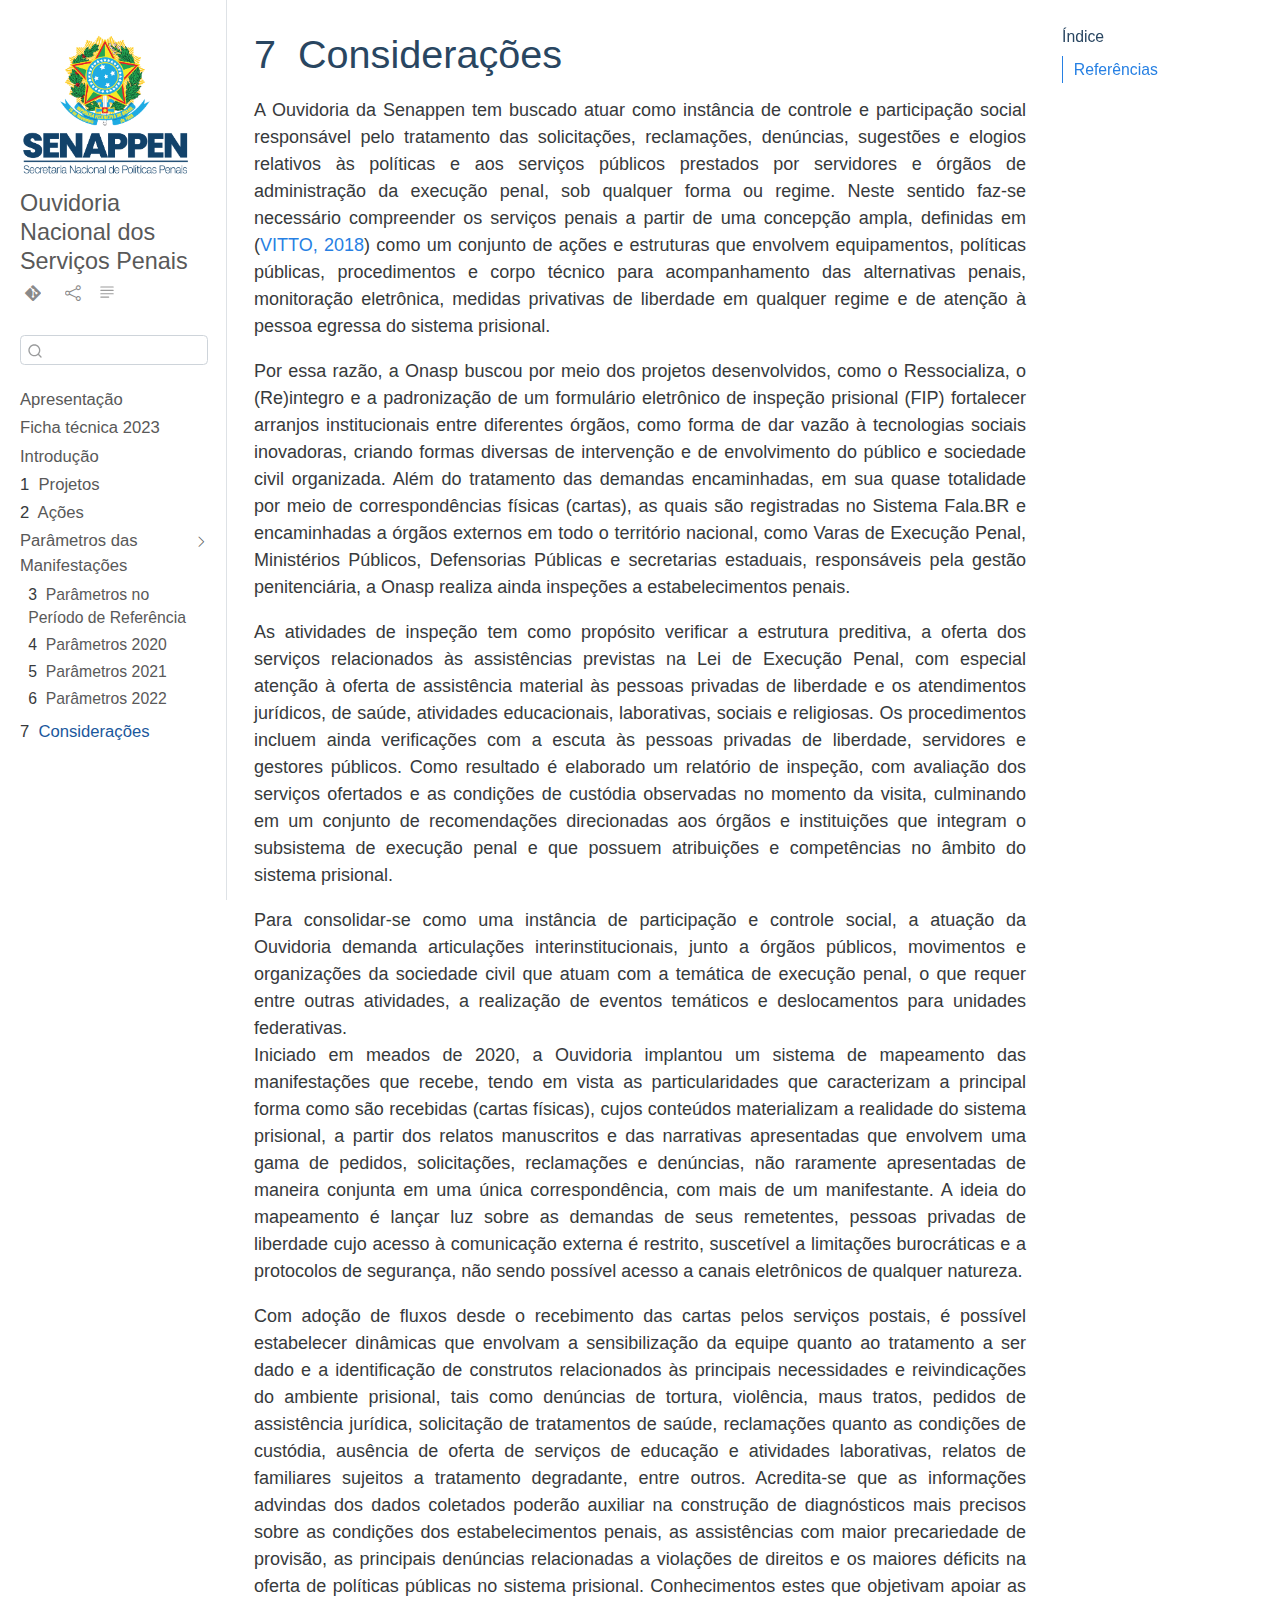
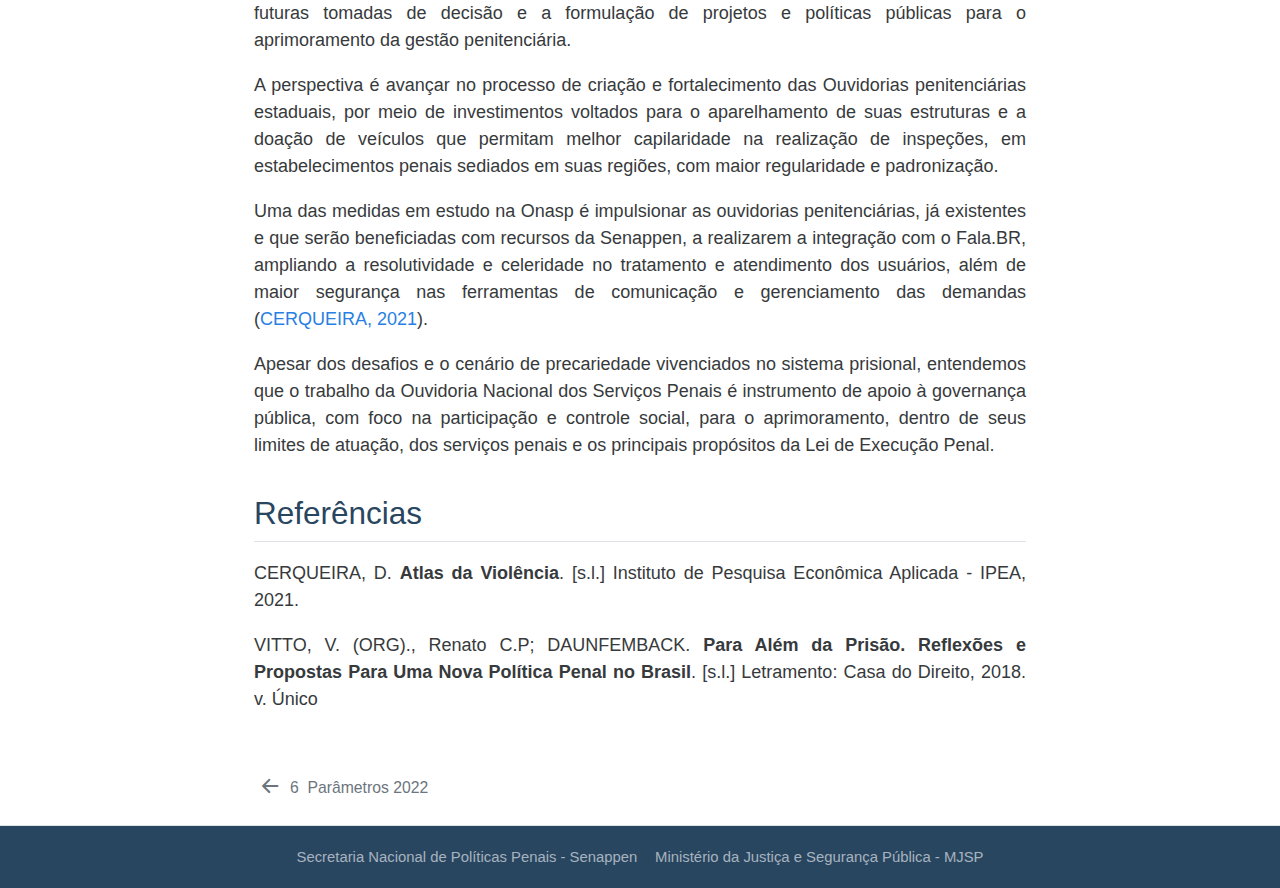
<file: docs/consideracoes.html>
<!DOCTYPE html>
<html xmlns="http://www.w3.org/1999/xhtml" lang="pt" xml:lang="pt"><head>

<meta charset="utf-8">
<meta name="generator" content="quarto-1.2.335">

<meta name="viewport" content="width=device-width, initial-scale=1.0, user-scalable=yes">


<title>Relatório de Gestão da Ouvidoria Nacional dos Serviços Penais - 7&nbsp; Considerações</title>
<style>
code{white-space: pre-wrap;}
span.smallcaps{font-variant: small-caps;}
div.columns{display: flex; gap: min(4vw, 1.5em);}
div.column{flex: auto; overflow-x: auto;}
div.hanging-indent{margin-left: 1.5em; text-indent: -1.5em;}
ul.task-list{list-style: none;}
ul.task-list li input[type="checkbox"] {
  width: 0.8em;
  margin: 0 0.8em 0.2em -1.6em;
  vertical-align: middle;
}
div.csl-bib-body { }
div.csl-entry {
  clear: both;
  margin-bottom: 1em;
}
.hanging div.csl-entry {
  margin-left:2em;
  text-indent:-2em;
}
div.csl-left-margin {
  min-width:2em;
  float:left;
}
div.csl-right-inline {
  margin-left:2em;
  padding-left:1em;
}
div.csl-indent {
  margin-left: 2em;
}
</style>


<script src="site_libs/quarto-nav/quarto-nav.js"></script>
<script src="site_libs/quarto-nav/headroom.min.js"></script>
<script src="site_libs/clipboard/clipboard.min.js"></script>
<script src="site_libs/quarto-search/autocomplete.umd.js"></script>
<script src="site_libs/quarto-search/fuse.min.js"></script>
<script src="site_libs/quarto-search/quarto-search.js"></script>
<meta name="quarto:offset" content="./">
<link href="./estatisticas_2022.html" rel="prev">
<script src="site_libs/quarto-html/quarto.js"></script>
<script src="site_libs/quarto-html/popper.min.js"></script>
<script src="site_libs/quarto-html/tippy.umd.min.js"></script>
<script src="site_libs/quarto-html/anchor.min.js"></script>
<link href="site_libs/quarto-html/tippy.css" rel="stylesheet">
<link href="site_libs/quarto-html/quarto-syntax-highlighting.css" rel="stylesheet" id="quarto-text-highlighting-styles">
<script src="site_libs/bootstrap/bootstrap.min.js"></script>
<link href="site_libs/bootstrap/bootstrap-icons.css" rel="stylesheet">
<link href="site_libs/bootstrap/bootstrap.min.css" rel="stylesheet" id="quarto-bootstrap" data-mode="light">
<script id="quarto-search-options" type="application/json">{
  "location": "sidebar",
  "copy-button": false,
  "collapse-after": 3,
  "panel-placement": "start",
  "type": "textbox",
  "limit": 20,
  "language": {
    "search-no-results-text": "Nenhum resultado",
    "search-matching-documents-text": "documentos correspondentes",
    "search-copy-link-title": "Copiar link para a busca",
    "search-hide-matches-text": "Esconder correspondências adicionais",
    "search-more-match-text": "mais correspondência neste documento",
    "search-more-matches-text": "mais correspondências neste documento",
    "search-clear-button-title": "Limpar",
    "search-detached-cancel-button-title": "Cancelar",
    "search-submit-button-title": "Enviar"
  }
}</script>


<link rel="stylesheet" href="style.css">
</head>

<body class="nav-sidebar docked">

<div id="quarto-search-results"></div>
  <header id="quarto-header" class="headroom fixed-top">
  <nav class="quarto-secondary-nav" data-bs-toggle="collapse" data-bs-target="#quarto-sidebar" aria-controls="quarto-sidebar" aria-expanded="false" aria-label="Toggle sidebar navigation" onclick="if (window.quartoToggleHeadroom) { window.quartoToggleHeadroom(); }">
    <div class="container-fluid d-flex justify-content-between">
      <h1 class="quarto-secondary-nav-title"><span class="chapter-number">7</span>&nbsp; <span class="chapter-title">Considerações</span></h1>
      <button type="button" class="quarto-btn-toggle btn" aria-label="Show secondary navigation">
        <i class="bi bi-chevron-right"></i>
      </button>
    </div>
  </nav>
</header>
<!-- content -->
<div id="quarto-content" class="quarto-container page-columns page-rows-contents page-layout-full">
<!-- sidebar -->
  <nav id="quarto-sidebar" class="sidebar collapse sidebar-navigation docked overflow-auto">
    <div class="pt-lg-2 mt-2 text-left sidebar-header sidebar-header-stacked">
      <a href="./index.html" class="sidebar-logo-link">
      <img src="./images/senappen_brasao.png" alt="" class="sidebar-logo py-0 d-lg-inline d-none">
      </a>
    <div class="sidebar-title mb-0 py-0">
      <a href="./">Ouvidoria Nacional dos Serviços Penais</a> 
        <div class="sidebar-tools-main tools-wide">
    <a href="" title="" class="sidebar-tool px-1"><i class="bi bi-git"></i></a>
    <a href="https://www.gov.br/depen/pt-br/canais_atendimento/ouvidoria" title="" class="sidebar-tool px-1"><i class="bi bi-"></i></a>
    <a href="" title="Share" id="sidebar-tool-dropdown-0" class="sidebar-tool dropdown-toggle px-1" data-bs-toggle="dropdown" aria-expanded="false"><i class="bi bi-share"></i></a>
    <ul class="dropdown-menu" aria-labelledby="sidebar-tool-dropdown-0">
        <li>
          <a class="dropdown-item sidebar-tools-main-item" href="https://twitter.com/intent/tweet?url=|url|">
            <i class="bi bi-bi-twitter pe-1"></i>
          Twitter
          </a>
        </li>
        <li>
          <a class="dropdown-item sidebar-tools-main-item" href="https://www.facebook.com/sharer/sharer.php?u=|url|">
            <i class="bi bi-bi-facebook pe-1"></i>
          Facebook
          </a>
        </li>
        <li>
          <a class="dropdown-item sidebar-tools-main-item" href="https://www.linkedin.com/sharing/share-offsite/?url=|url|">
            <i class="bi bi-bi-linkedin pe-1"></i>
          LinkedIn
          </a>
        </li>
    </ul>
  <a href="" class="quarto-reader-toggle sidebar-tool" onclick="window.quartoToggleReader(); return false;" title="Toggle reader mode">
  <div class="quarto-reader-toggle-btn">
  <i class="bi"></i>
  </div>
</a>
</div>
    </div>
      </div>
      <div class="mt-2 flex-shrink-0 align-items-center">
        <div class="sidebar-search">
        <div id="quarto-search" class="" title="Search"></div>
        </div>
      </div>
    <div class="sidebar-menu-container"> 
    <ul class="list-unstyled mt-1">
        <li class="sidebar-item">
  <div class="sidebar-item-container"> 
  <a href="./index.html" class="sidebar-item-text sidebar-link">Apresentação</a>
  </div>
</li>
        <li class="sidebar-item">
  <div class="sidebar-item-container"> 
  <a href="./ficha_tecnica2022.html" class="sidebar-item-text sidebar-link">Ficha técnica 2023</a>
  </div>
</li>
        <li class="sidebar-item">
  <div class="sidebar-item-container"> 
  <a href="./introducao.html" class="sidebar-item-text sidebar-link">Introdução</a>
  </div>
</li>
        <li class="sidebar-item">
  <div class="sidebar-item-container"> 
  <a href="./projetos.html" class="sidebar-item-text sidebar-link"><span class="chapter-number">1</span>&nbsp; <span class="chapter-title">Projetos</span></a>
  </div>
</li>
        <li class="sidebar-item">
  <div class="sidebar-item-container"> 
  <a href="./acoes.html" class="sidebar-item-text sidebar-link"><span class="chapter-number">2</span>&nbsp; <span class="chapter-title">Ações</span></a>
  </div>
</li>
        <li class="sidebar-item sidebar-item-section">
      <div class="sidebar-item-container"> 
            <a href="./tratamento_demandas.html" class="sidebar-item-text sidebar-link">Parâmetros das Manifestações</a>
          <a class="sidebar-item-toggle text-start" data-bs-toggle="collapse" data-bs-target="#quarto-sidebar-section-1" aria-expanded="true">
            <i class="bi bi-chevron-right ms-2"></i>
          </a> 
      </div>
      <ul id="quarto-sidebar-section-1" class="collapse list-unstyled sidebar-section depth1 show">  
          <li class="sidebar-item">
  <div class="sidebar-item-container"> 
  <a href="./estatisticas_anuais.html" class="sidebar-item-text sidebar-link"><span class="chapter-number">3</span>&nbsp; <span class="chapter-title">Parâmetros no Período de Referência</span></a>
  </div>
</li>
          <li class="sidebar-item">
  <div class="sidebar-item-container"> 
  <a href="./estatisticas_2020.html" class="sidebar-item-text sidebar-link"><span class="chapter-number">4</span>&nbsp; <span class="chapter-title">Parâmetros 2020</span></a>
  </div>
</li>
          <li class="sidebar-item">
  <div class="sidebar-item-container"> 
  <a href="./estatisticas_2021.html" class="sidebar-item-text sidebar-link"><span class="chapter-number">5</span>&nbsp; <span class="chapter-title">Parâmetros 2021</span></a>
  </div>
</li>
          <li class="sidebar-item">
  <div class="sidebar-item-container"> 
  <a href="./estatisticas_2022.html" class="sidebar-item-text sidebar-link"><span class="chapter-number">6</span>&nbsp; <span class="chapter-title">Parâmetros 2022</span></a>
  </div>
</li>
      </ul>
  </li>
        <li class="sidebar-item">
  <div class="sidebar-item-container"> 
  <a href="./consideracoes.html" class="sidebar-item-text sidebar-link active"><span class="chapter-number">7</span>&nbsp; <span class="chapter-title">Considerações</span></a>
  </div>
</li>
    </ul>
    </div>
</nav>
<!-- margin-sidebar -->
    <div id="quarto-margin-sidebar" class="sidebar margin-sidebar">
        <nav id="TOC" role="doc-toc" class="toc-active">
    <h2 id="toc-title">Índice</h2>
   
  <ul>
  <li><a href="#referências" id="toc-referências" class="nav-link active" data-scroll-target="#referências">Referências</a></li>
  </ul>
</nav>
    </div>
<!-- main -->
<main class="content column-body" id="quarto-document-content">

<header id="title-block-header" class="quarto-title-block default">
<div class="quarto-title">
<h1 class="title"><span id="sec-consideracoes" class="quarto-section-identifier d-none d-lg-block"><span class="chapter-number">7</span>&nbsp; <span class="chapter-title">Considerações</span></span></h1>
</div>



<div class="quarto-title-meta">

    
  
    
  </div>
  

</header>

<p>A Ouvidoria da Senappen tem buscado atuar como instância de controle e participação social responsável pelo tratamento das solicitações, reclamações, denúncias, sugestões e elogios relativos às políticas e aos serviços públicos prestados por servidores e órgãos de administração da execução penal, sob qualquer forma ou regime. Neste sentido faz-se necessário compreender os serviços penais a partir de uma concepção ampla, definidas em <span class="citation" data-cites="alemPrisao">(<a href="#ref-alemPrisao" role="doc-biblioref">VITTO, 2018</a>)</span> como um conjunto de ações e estruturas que envolvem equipamentos, políticas públicas, procedimentos e corpo técnico para acompanhamento das alternativas penais, monitoração eletrônica, medidas privativas de liberdade em qualquer regime e de atenção à pessoa egressa do sistema prisional.</p>
<p>Por essa razão, a Onasp buscou por meio dos projetos desenvolvidos, como o Ressocializa, o (Re)integro e a padronização de um formulário eletrônico de inspeção prisional (FIP) fortalecer arranjos institucionais entre diferentes órgãos, como forma de dar vazão à tecnologias sociais inovadoras, criando formas diversas de intervenção e de envolvimento do público e sociedade civil organizada. Além do tratamento das demandas encaminhadas, em sua quase totalidade por meio de correspondências físicas (cartas), as quais são registradas no Sistema Fala.BR e encaminhadas a órgãos externos em todo o território nacional, como Varas de Execução Penal, Ministérios Públicos, Defensorias Públicas e secretarias estaduais, responsáveis pela gestão penitenciária, a Onasp realiza ainda inspeções a estabelecimentos penais.</p>
<p>As atividades de inspeção tem como propósito verificar a estrutura preditiva, a oferta dos serviços relacionados às assistências previstas na Lei de Execução Penal, com especial atenção à oferta de assistência material às pessoas privadas de liberdade e os atendimentos jurídicos, de saúde, atividades educacionais, laborativas, sociais e religiosas. Os procedimentos incluem ainda verificações com a escuta às pessoas privadas de liberdade, servidores e gestores públicos. Como resultado é elaborado um relatório de inspeção, com avaliação dos serviços ofertados e as condições de custódia observadas no momento da visita, culminando em um conjunto de recomendações direcionadas aos órgãos e instituições que integram o subsistema de execução penal e que possuem atribuições e competências no âmbito do sistema prisional.</p>
<p>Para consolidar-se como uma instância de participação e controle social, a atuação da Ouvidoria demanda articulações interinstitucionais, junto a órgãos públicos, movimentos e organizações da sociedade civil que atuam com a temática de execução penal, o que requer entre outras atividades, a realização de eventos temáticos e deslocamentos para unidades federativas.<br>
Iniciado em meados de 2020, a Ouvidoria implantou um sistema de mapeamento das manifestações que recebe, tendo em vista as particularidades que caracterizam a principal forma como são recebidas (cartas físicas), cujos conteúdos materializam a realidade do sistema prisional, a partir dos relatos manuscritos e das narrativas apresentadas que envolvem uma gama de pedidos, solicitações, reclamações e denúncias, não raramente apresentadas de maneira conjunta em uma única correspondência, com mais de um manifestante. A ideia do mapeamento é lançar luz sobre as demandas de seus remetentes, pessoas privadas de liberdade cujo acesso à comunicação externa é restrito, suscetível a limitações burocráticas e a protocolos de segurança, não sendo possível acesso a canais eletrônicos de qualquer natureza.</p>
<p>Com adoção de fluxos desde o recebimento das cartas pelos serviços postais, é possível estabelecer dinâmicas que envolvam a sensibilização da equipe quanto ao tratamento a ser dado e a identificação de construtos relacionados às principais necessidades e reivindicações do ambiente prisional, tais como denúncias de tortura, violência, maus tratos, pedidos de assistência jurídica, solicitação de tratamentos de saúde, reclamações quanto as condições de custódia, ausência de oferta de serviços de educação e atividades laborativas, relatos de familiares sujeitos a tratamento degradante, entre outros. Acredita-se que as informações advindas dos dados coletados poderão auxiliar na construção de diagnósticos mais precisos sobre as condições dos estabelecimentos penais, as assistências com maior precariedade de provisão, as principais denúncias relacionadas a violações de direitos e os maiores déficits na oferta de políticas públicas no sistema prisional. Conhecimentos estes que objetivam apoiar as futuras tomadas de decisão e a formulação de projetos e políticas públicas para o aprimoramento da gestão penitenciária.</p>
<p>A perspectiva é avançar no processo de criação e fortalecimento das Ouvidorias penitenciárias estaduais, por meio de investimentos voltados para o aparelhamento de suas estruturas e a doação de veículos que permitam melhor capilaridade na realização de inspeções, em estabelecimentos penais sediados em suas regiões, com maior regularidade e padronização.</p>
<p>Uma das medidas em estudo na Onasp é impulsionar as ouvidorias penitenciárias, já existentes e que serão beneficiadas com recursos da Senappen, a realizarem a integração com o Fala.BR, ampliando a resolutividade e celeridade no tratamento e atendimento dos usuários, além de maior segurança nas ferramentas de comunicação e gerenciamento das demandas <span class="citation" data-cites="atlas">(<a href="#ref-atlas" role="doc-biblioref">CERQUEIRA, 2021</a>)</span>.</p>
<p>Apesar dos desafios e o cenário de precariedade vivenciados no sistema prisional, entendemos que o trabalho da Ouvidoria Nacional dos Serviços Penais é instrumento de apoio à governança pública, com foco na participação e controle social, para o aprimoramento, dentro de seus limites de atuação, dos serviços penais e os principais propósitos da Lei de Execução Penal.</p>
<section id="referências" class="level2 unnumbered">
<h2 class="unnumbered anchored" data-anchor-id="referências">Referências</h2>


<div id="refs" class="references csl-bib-body" data-entry-spacing="1" role="doc-bibliography">
<div id="ref-atlas" class="csl-entry" role="doc-biblioentry">
CERQUEIRA, D. <strong>Atlas da Violência</strong>. [s.l.] Instituto de Pesquisa Econômica Aplicada - IPEA, 2021.
</div>
<div id="ref-alemPrisao" class="csl-entry" role="doc-biblioentry">
VITTO, V. (ORG)., Renato C.P; DAUNFEMBACK. <strong>Para Além da Prisão. Reflexões e Propostas Para Uma Nova Política Penal no Brasil</strong>. [s.l.] Letramento: Casa do Direito, 2018. v. Único
</div>
</div>
</section>

</main> <!-- /main -->
<script id="quarto-html-after-body" type="application/javascript">
window.document.addEventListener("DOMContentLoaded", function (event) {
  const toggleBodyColorMode = (bsSheetEl) => {
    const mode = bsSheetEl.getAttribute("data-mode");
    const bodyEl = window.document.querySelector("body");
    if (mode === "dark") {
      bodyEl.classList.add("quarto-dark");
      bodyEl.classList.remove("quarto-light");
    } else {
      bodyEl.classList.add("quarto-light");
      bodyEl.classList.remove("quarto-dark");
    }
  }
  const toggleBodyColorPrimary = () => {
    const bsSheetEl = window.document.querySelector("link#quarto-bootstrap");
    if (bsSheetEl) {
      toggleBodyColorMode(bsSheetEl);
    }
  }
  toggleBodyColorPrimary();  
  const icon = "";
  const anchorJS = new window.AnchorJS();
  anchorJS.options = {
    placement: 'right',
    icon: icon
  };
  anchorJS.add('.anchored');
  const clipboard = new window.ClipboardJS('.code-copy-button', {
    target: function(trigger) {
      return trigger.previousElementSibling;
    }
  });
  clipboard.on('success', function(e) {
    // button target
    const button = e.trigger;
    // don't keep focus
    button.blur();
    // flash "checked"
    button.classList.add('code-copy-button-checked');
    var currentTitle = button.getAttribute("title");
    button.setAttribute("title", "Copiada");
    let tooltip;
    if (window.bootstrap) {
      button.setAttribute("data-bs-toggle", "tooltip");
      button.setAttribute("data-bs-placement", "left");
      button.setAttribute("data-bs-title", "Copiada");
      tooltip = new bootstrap.Tooltip(button, 
        { trigger: "manual", 
          customClass: "code-copy-button-tooltip",
          offset: [0, -8]});
      tooltip.show();    
    }
    setTimeout(function() {
      if (tooltip) {
        tooltip.hide();
        button.removeAttribute("data-bs-title");
        button.removeAttribute("data-bs-toggle");
        button.removeAttribute("data-bs-placement");
      }
      button.setAttribute("title", currentTitle);
      button.classList.remove('code-copy-button-checked');
    }, 1000);
    // clear code selection
    e.clearSelection();
  });
  function tippyHover(el, contentFn) {
    const config = {
      allowHTML: true,
      content: contentFn,
      maxWidth: 500,
      delay: 100,
      arrow: false,
      appendTo: function(el) {
          return el.parentElement;
      },
      interactive: true,
      interactiveBorder: 10,
      theme: 'quarto',
      placement: 'bottom-start'
    };
    window.tippy(el, config); 
  }
  const noterefs = window.document.querySelectorAll('a[role="doc-noteref"]');
  for (var i=0; i<noterefs.length; i++) {
    const ref = noterefs[i];
    tippyHover(ref, function() {
      // use id or data attribute instead here
      let href = ref.getAttribute('data-footnote-href') || ref.getAttribute('href');
      try { href = new URL(href).hash; } catch {}
      const id = href.replace(/^#\/?/, "");
      const note = window.document.getElementById(id);
      return note.innerHTML;
    });
  }
  const findCites = (el) => {
    const parentEl = el.parentElement;
    if (parentEl) {
      const cites = parentEl.dataset.cites;
      if (cites) {
        return {
          el,
          cites: cites.split(' ')
        };
      } else {
        return findCites(el.parentElement)
      }
    } else {
      return undefined;
    }
  };
  var bibliorefs = window.document.querySelectorAll('a[role="doc-biblioref"]');
  for (var i=0; i<bibliorefs.length; i++) {
    const ref = bibliorefs[i];
    const citeInfo = findCites(ref);
    if (citeInfo) {
      tippyHover(citeInfo.el, function() {
        var popup = window.document.createElement('div');
        citeInfo.cites.forEach(function(cite) {
          var citeDiv = window.document.createElement('div');
          citeDiv.classList.add('hanging-indent');
          citeDiv.classList.add('csl-entry');
          var biblioDiv = window.document.getElementById('ref-' + cite);
          if (biblioDiv) {
            citeDiv.innerHTML = biblioDiv.innerHTML;
          }
          popup.appendChild(citeDiv);
        });
        return popup.innerHTML;
      });
    }
  }
});
</script>
<nav class="page-navigation column-body">
  <div class="nav-page nav-page-previous">
      <a href="./estatisticas_2022.html" class="pagination-link">
        <i class="bi bi-arrow-left-short"></i> <span class="nav-page-text"><span class="chapter-number">6</span>&nbsp; <span class="chapter-title">Parâmetros 2022</span></span>
      </a>          
  </div>
  <div class="nav-page nav-page-next">
  </div>
</nav>
</div> <!-- /content -->
<footer class="footer">
  <div class="nav-footer">
      <div class="nav-footer-center">
        <ul class="footer-items list-unstyled">
    <li class="nav-item">
    <a class="nav-link" href="https://www.gov.br/depen/pt-br">Secretaria Nacional de Políticas Penais - Senappen</a>
  </li>  
    <li class="nav-item">
    <a class="nav-link" href="https://www.gov.br/mj/pt-br">Ministério da Justiça e Segurança Pública - MJSP</a>
  </li>  
</ul>
      </div>
  </div>
</footer>



</body></html>
</file>
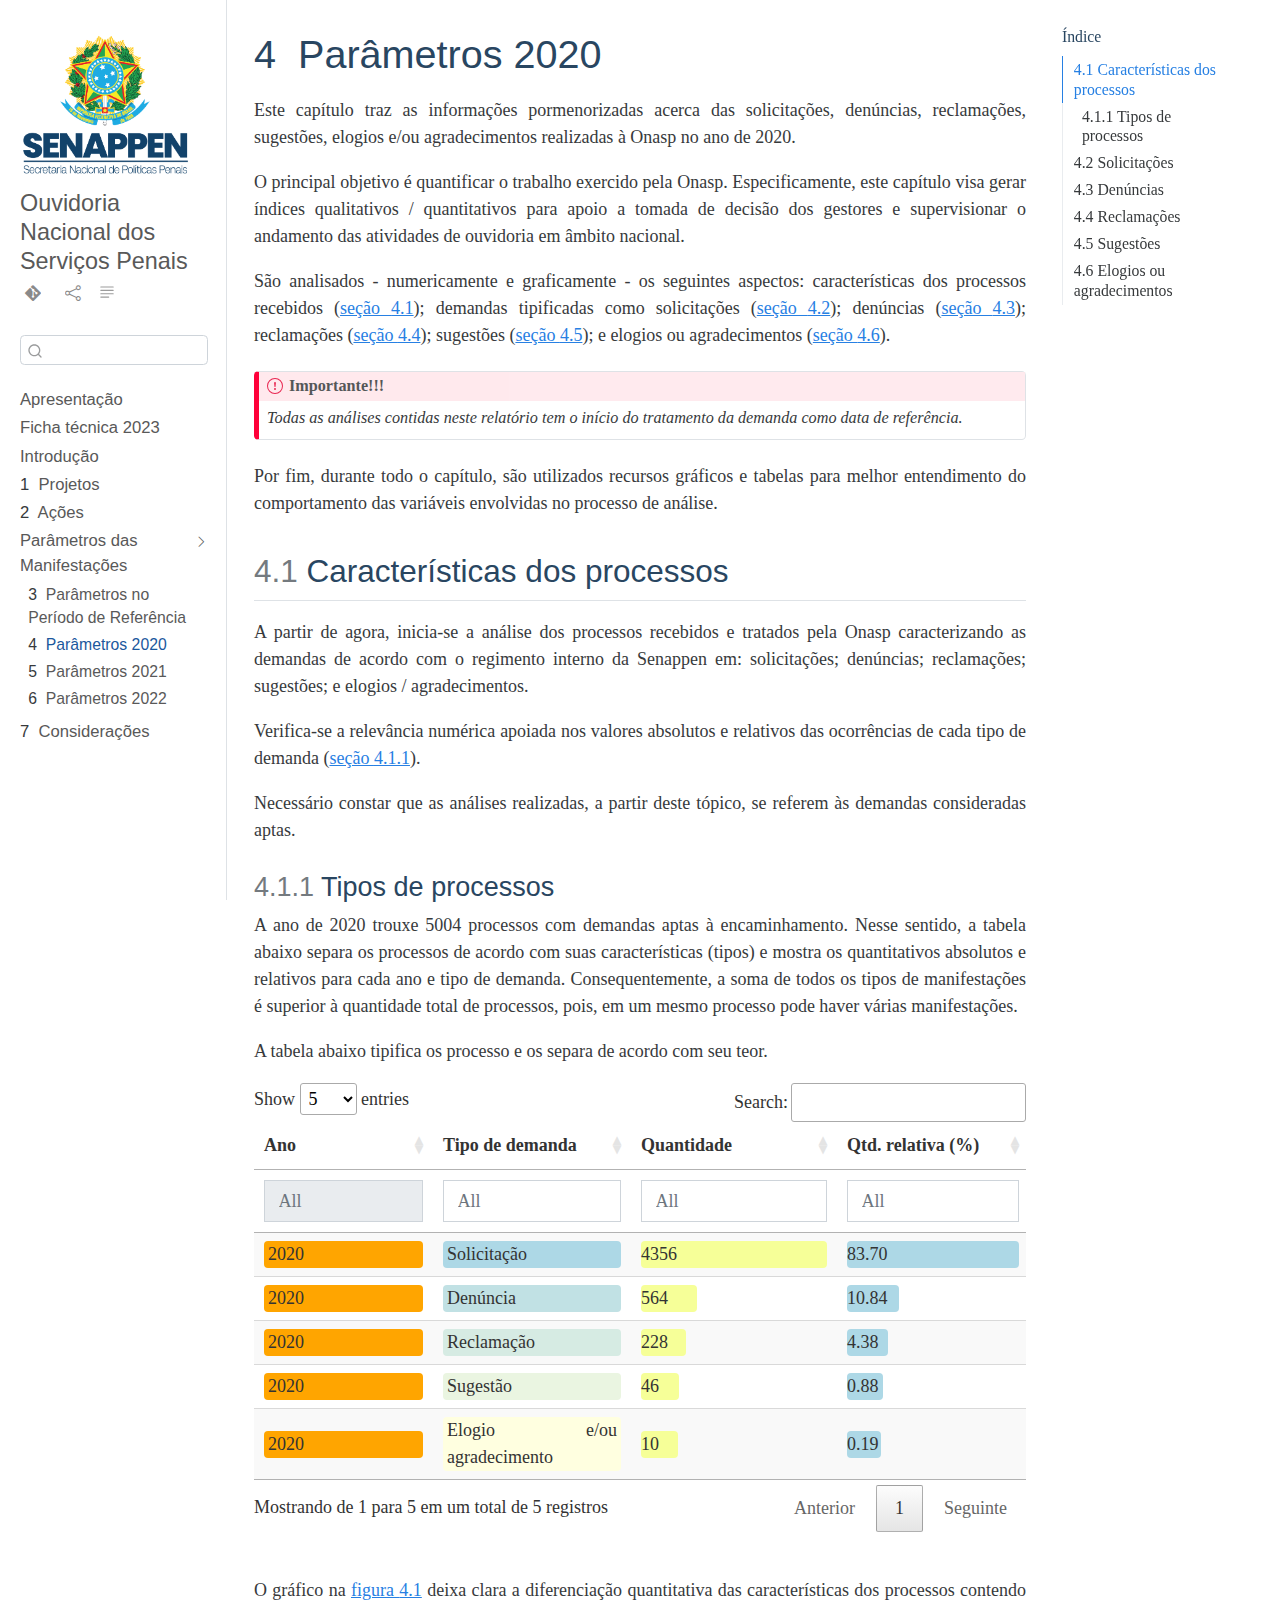
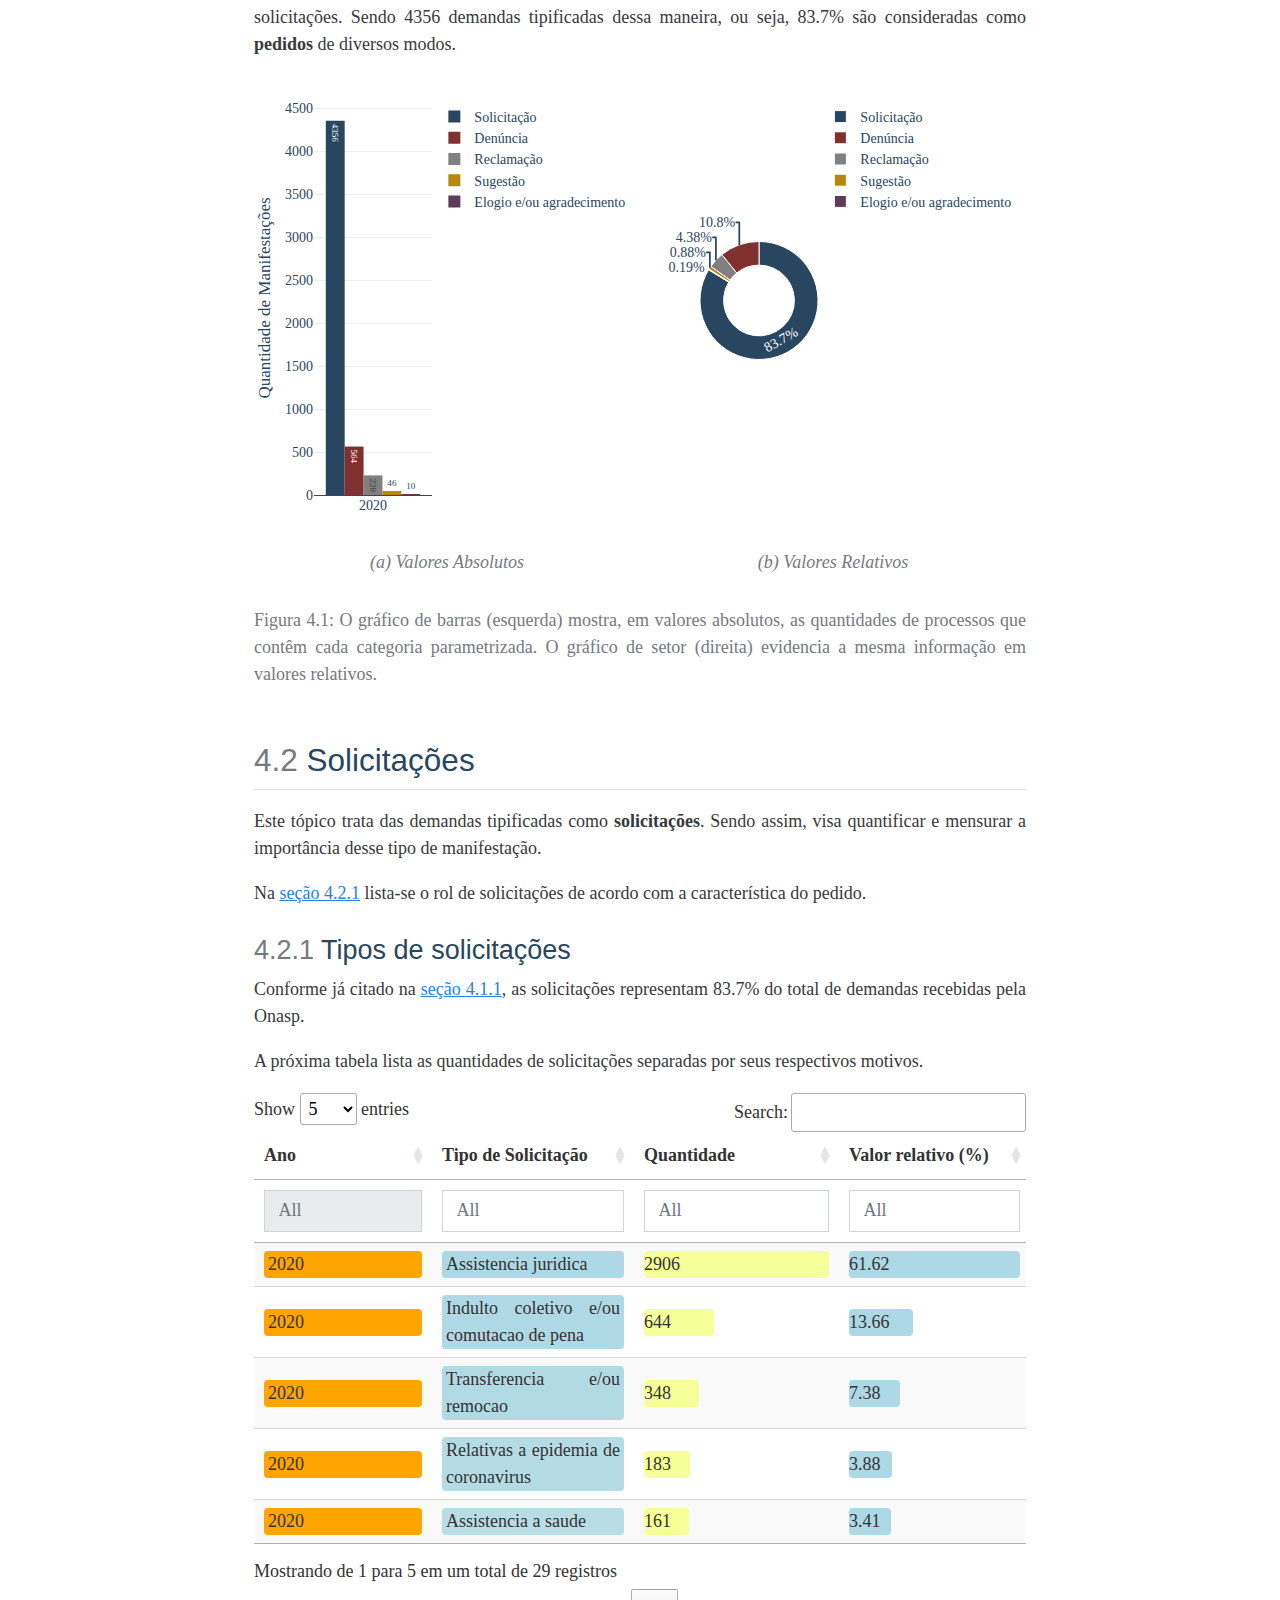
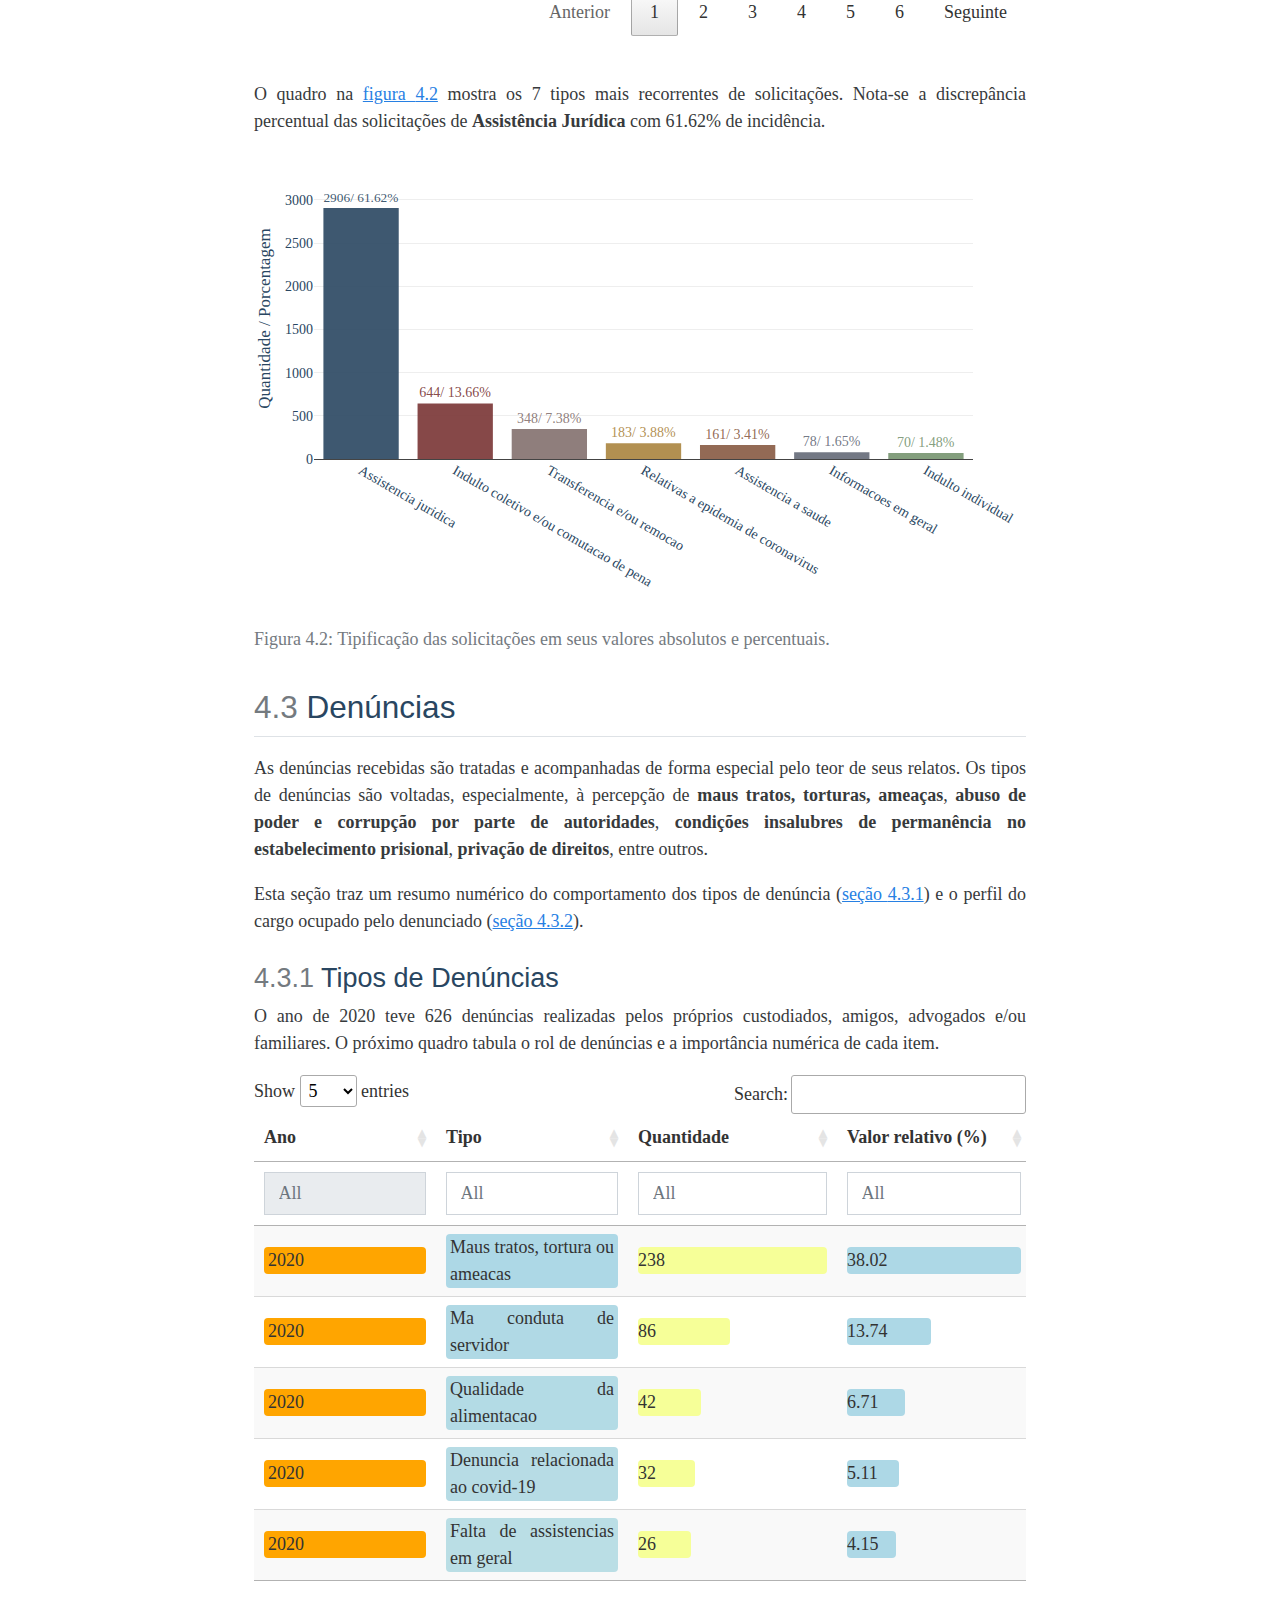
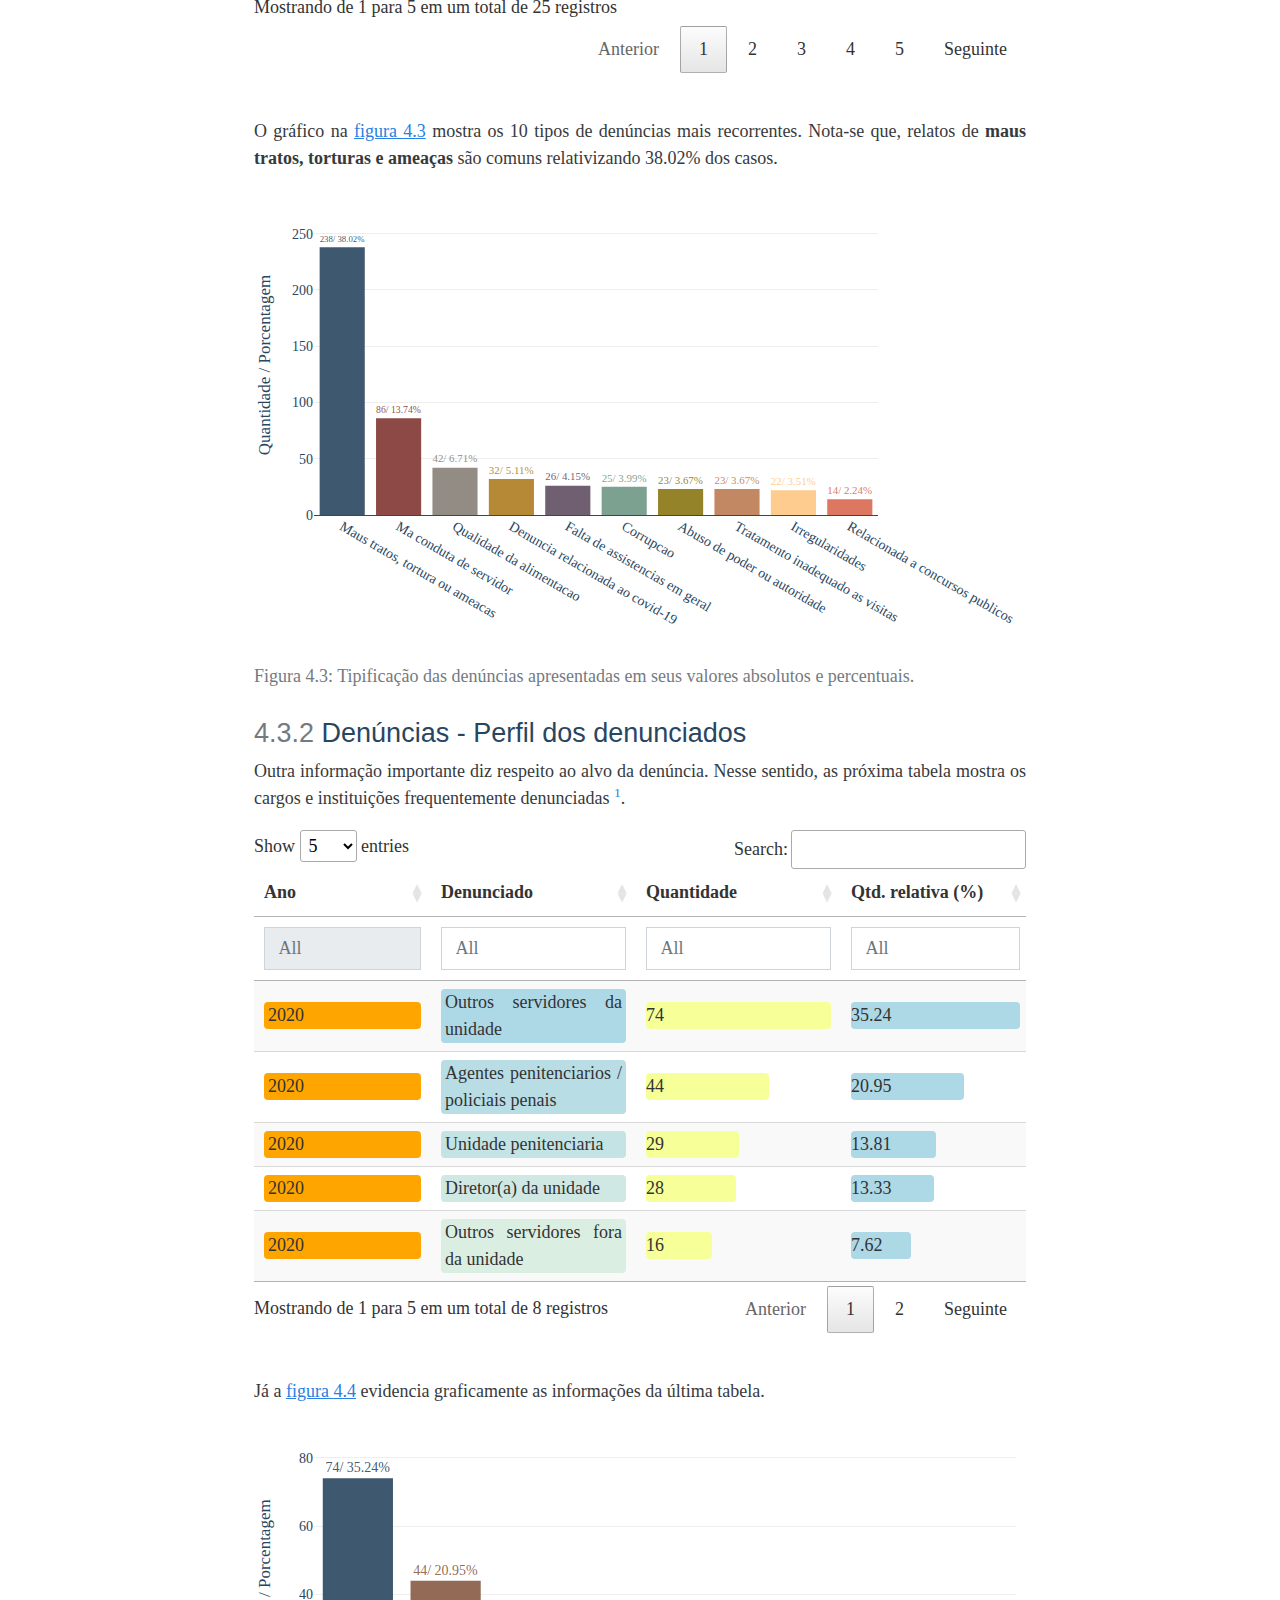
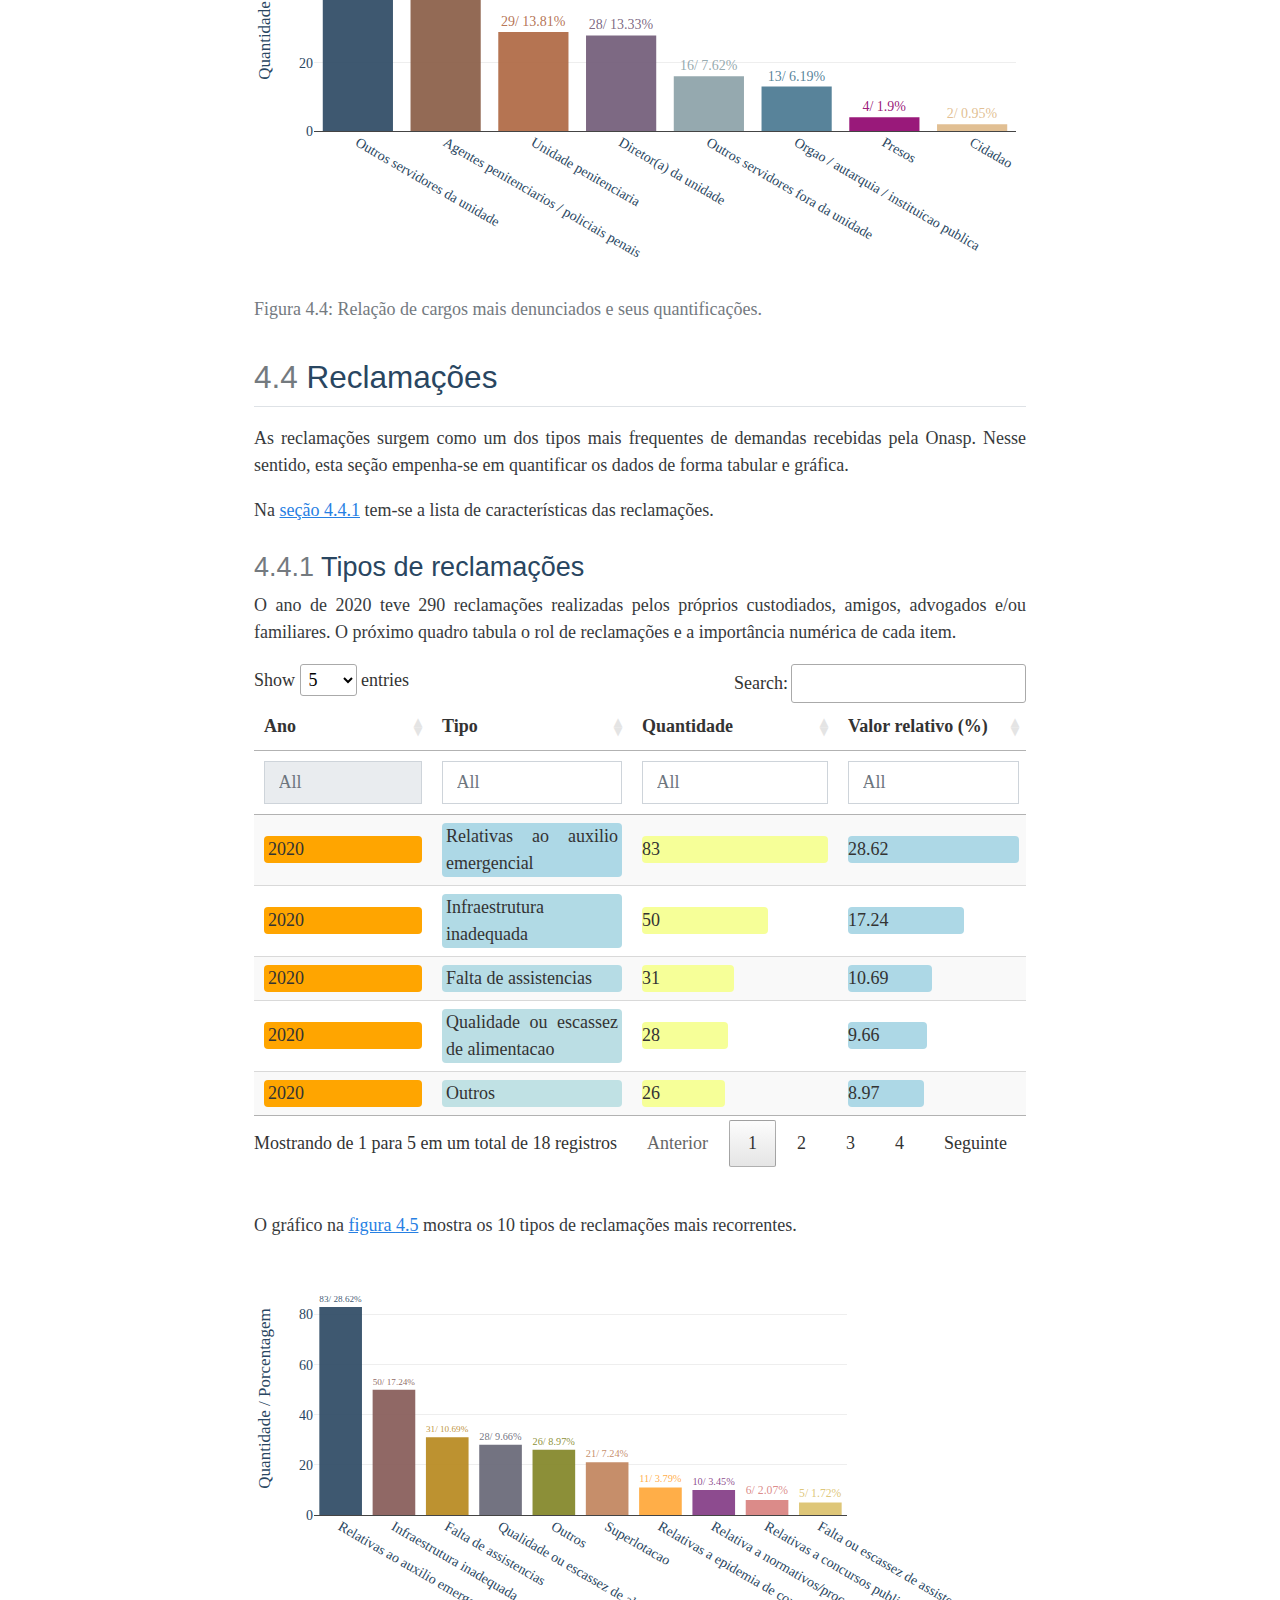
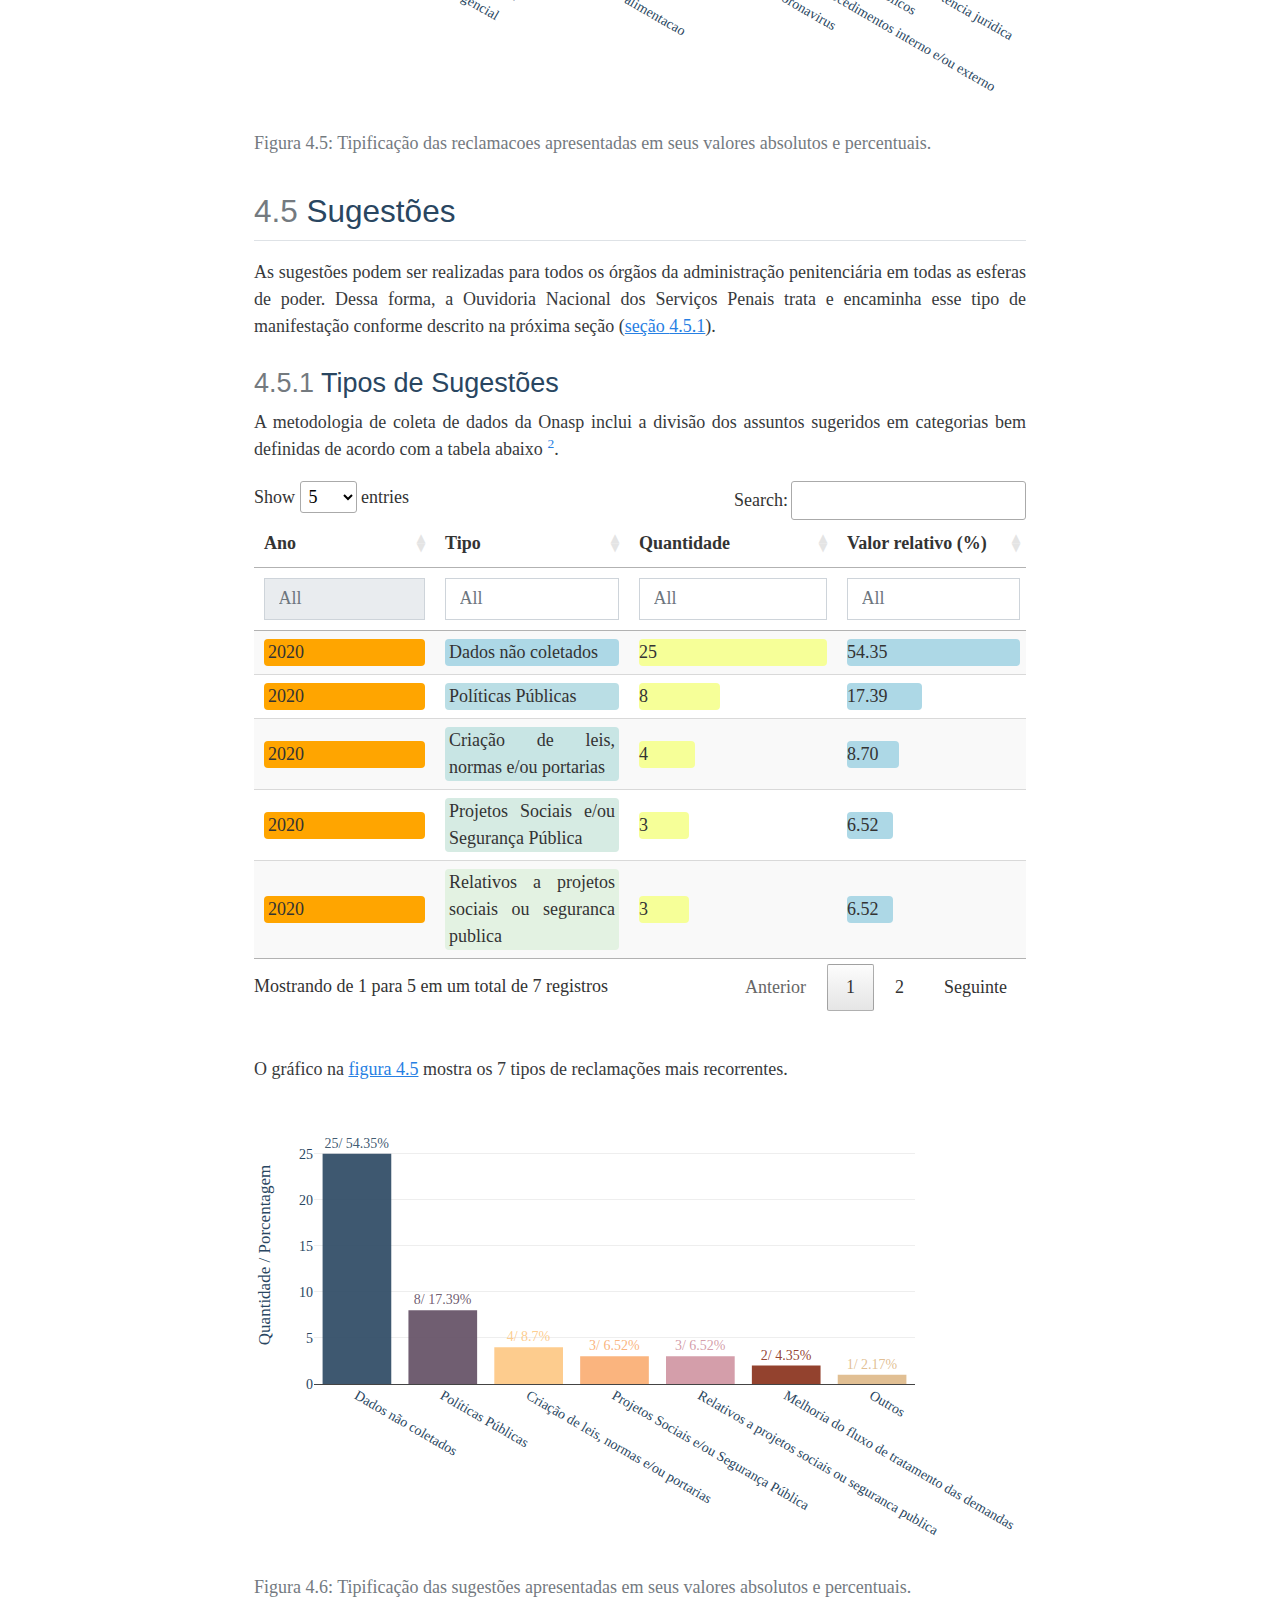
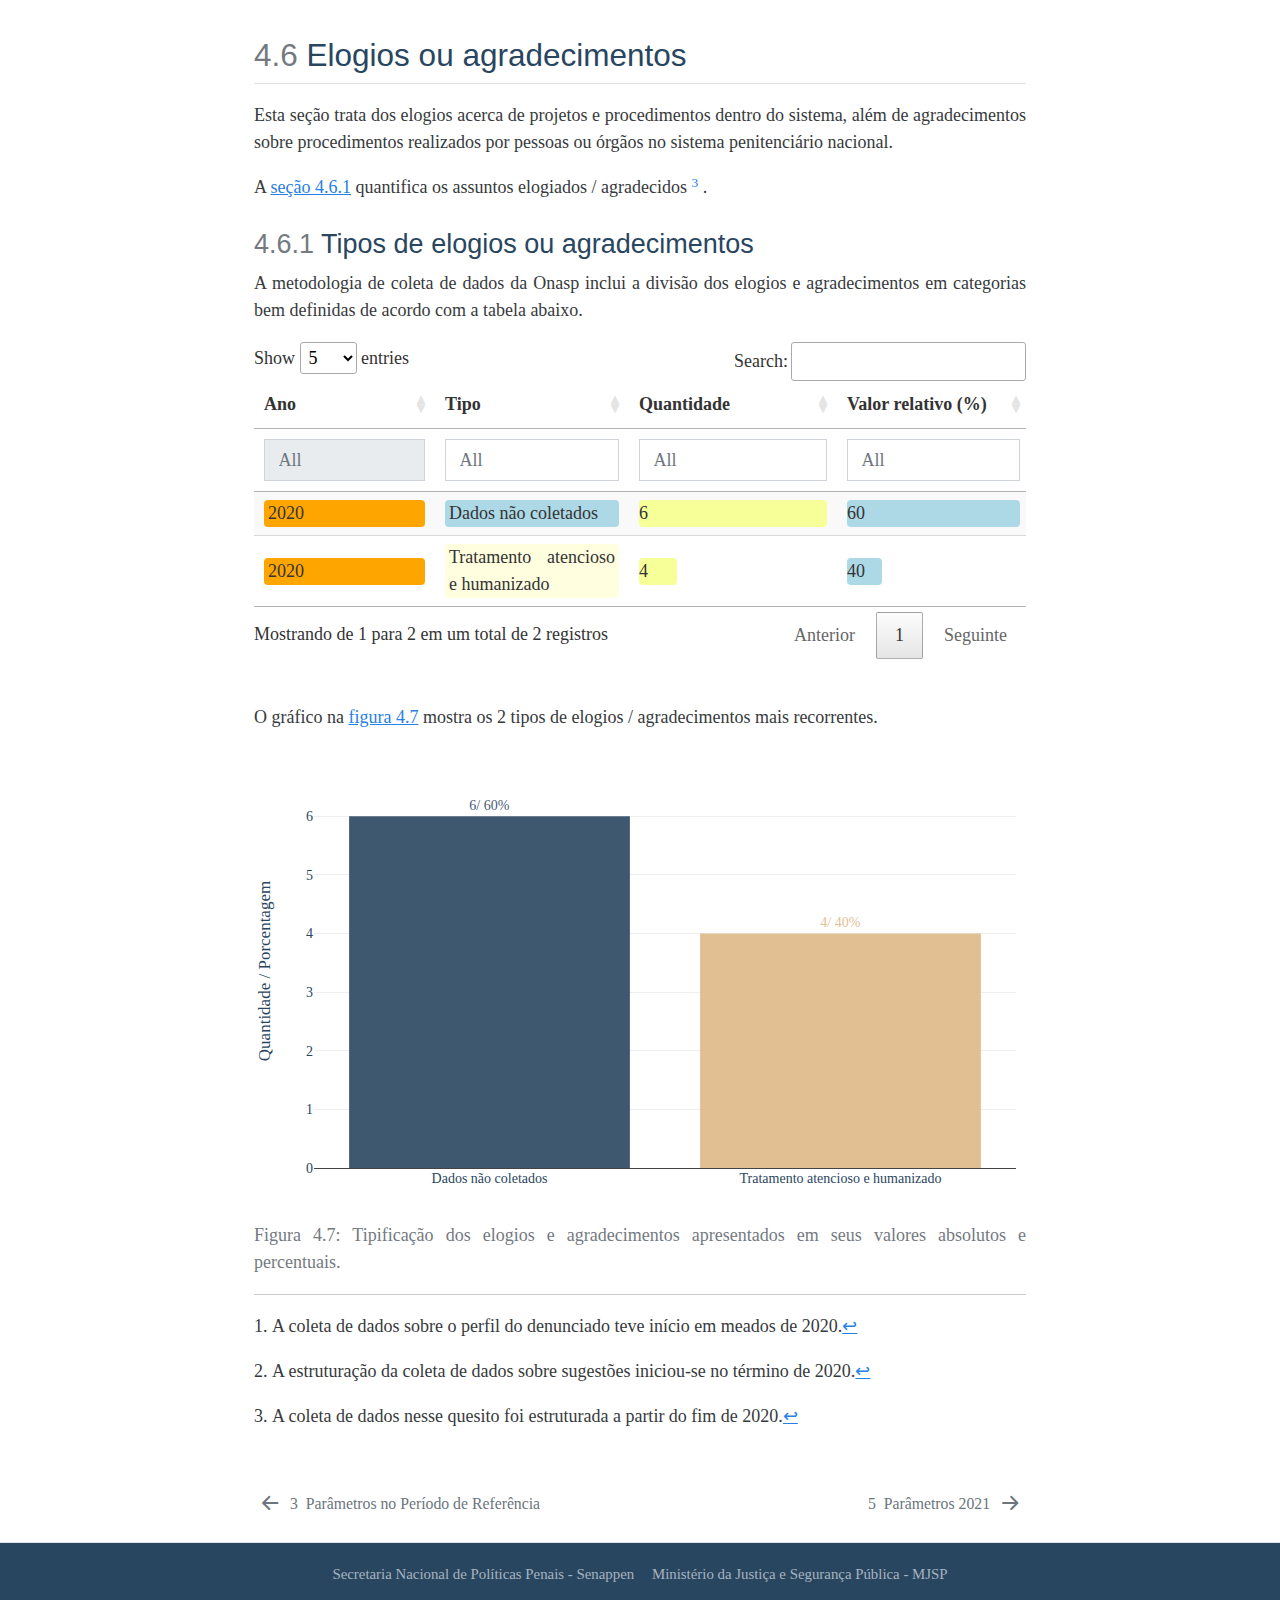
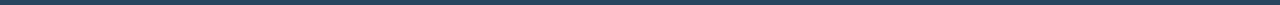
<file: docs/estatisticas_2020.html>
<!DOCTYPE html>
<html xmlns="http://www.w3.org/1999/xhtml" lang="pt" xml:lang="pt"><head>
<meta http-equiv="Content-Type" content="text/html; charset=UTF-8">
<meta charset="utf-8">
<meta name="generator" content="quarto-1.2.335">
<meta name="viewport" content="width=device-width, initial-scale=1.0, user-scalable=yes">
<title>Relatório de Gestão da Ouvidoria Nacional dos Serviços Penais - 4&nbsp; Parâmetros 2020</title>
<style>
code{white-space: pre-wrap;}
span.smallcaps{font-variant: small-caps;}
div.columns{display: flex; gap: min(4vw, 1.5em);}
div.column{flex: auto; overflow-x: auto;}
div.hanging-indent{margin-left: 1.5em; text-indent: -1.5em;}
ul.task-list{list-style: none;}
ul.task-list li input[type="checkbox"] {
  width: 0.8em;
  margin: 0 0.8em 0.2em -1.6em;
  vertical-align: middle;
}
</style>

<script src="site_libs/quarto-nav/quarto-nav.js"></script>
<script src="site_libs/quarto-nav/headroom.min.js"></script>
<script src="site_libs/clipboard/clipboard.min.js"></script>
<script src="site_libs/quarto-search/autocomplete.umd.js"></script>
<script src="site_libs/quarto-search/fuse.min.js"></script>
<script src="site_libs/quarto-search/quarto-search.js"></script>
<meta name="quarto:offset" content="./">
<link href="./estatisticas_2021.html" rel="next">
<link href="./estatisticas_anuais.html" rel="prev">
<script src="site_libs/quarto-html/quarto.js"></script>
<script src="site_libs/quarto-html/popper.min.js"></script>
<script src="site_libs/quarto-html/tippy.umd.min.js"></script>
<script src="site_libs/quarto-html/anchor.min.js"></script>
<link href="site_libs/quarto-html/tippy.css" rel="stylesheet">
<link href="site_libs/quarto-html/quarto-syntax-highlighting.css" rel="stylesheet" id="quarto-text-highlighting-styles">
<script src="site_libs/bootstrap/bootstrap.min.js"></script>
<link href="site_libs/bootstrap/bootstrap-icons.css" rel="stylesheet">
<link href="site_libs/bootstrap/bootstrap.min.css" rel="stylesheet" id="quarto-bootstrap" data-mode="light"><script id="quarto-search-options" type="application/json">{
  "location": "sidebar",
  "copy-button": false,
  "collapse-after": 3,
  "panel-placement": "start",
  "type": "textbox",
  "limit": 20,
  "language": {
    "search-no-results-text": "Nenhum resultado",
    "search-matching-documents-text": "documentos correspondentes",
    "search-copy-link-title": "Copiar link para a busca",
    "search-hide-matches-text": "Esconder correspondências adicionais",
    "search-more-match-text": "mais correspondência neste documento",
    "search-more-matches-text": "mais correspondências neste documento",
    "search-clear-button-title": "Limpar",
    "search-detached-cancel-button-title": "Cancelar",
    "search-submit-button-title": "Enviar"
  }
}</script><script src="site_libs/htmlwidgets-1.5.4/htmlwidgets.js"></script><link href="site_libs/datatables-css-0.0.0/datatables-crosstalk.css" rel="stylesheet">
<script src="site_libs/datatables-binding-0.27/datatables.js"></script><script src="site_libs/jquery-3.6.0/jquery-3.6.0.min.js"></script><link href="site_libs/dt-core-1.12.1/css/jquery.dataTables.min.css" rel="stylesheet">
<link href="site_libs/dt-core-1.12.1/css/jquery.dataTables.extra.css" rel="stylesheet">
<script src="site_libs/dt-core-1.12.1/js/jquery.dataTables.min.js"></script><link href="site_libs/nouislider-7.0.10/jquery.nouislider.min.css" rel="stylesheet">
<script src="site_libs/nouislider-7.0.10/jquery.nouislider.min.js"></script><link href="site_libs/selectize-0.12.0/selectize.bootstrap3.css" rel="stylesheet">
<script src="site_libs/selectize-0.12.0/selectize.min.js"></script><link href="site_libs/crosstalk-1.2.0/css/crosstalk.min.css" rel="stylesheet">
<script src="site_libs/crosstalk-1.2.0/js/crosstalk.min.js"></script><script src="site_libs/plotly-binding-4.10.1/plotly.js"></script><script src="site_libs/typedarray-0.1/typedarray.min.js"></script><link href="site_libs/plotly-htmlwidgets-css-2.11.1/plotly-htmlwidgets.css" rel="stylesheet">
<script src="site_libs/plotly-main-2.11.1/plotly-latest.min.js"></script><link rel="stylesheet" href="style.css">
</head>
<body class="nav-sidebar docked">

<div id="quarto-search-results"></div>
  <header id="quarto-header" class="headroom fixed-top"><nav class="quarto-secondary-nav" data-bs-toggle="collapse" data-bs-target="#quarto-sidebar" aria-controls="quarto-sidebar" aria-expanded="false" aria-label="Toggle sidebar navigation" onclick="if (window.quartoToggleHeadroom) { window.quartoToggleHeadroom(); }"><div class="container-fluid d-flex justify-content-between">
      <h1 class="quarto-secondary-nav-title"><span class="chapter-number">4</span>&nbsp; <span class="chapter-title">Parâmetros 2020</span></h1>
      <button type="button" class="quarto-btn-toggle btn" aria-label="Show secondary navigation">
        <i class="bi bi-chevron-right"></i>
      </button>
    </div>
  </nav></header><!-- content --><div id="quarto-content" class="quarto-container page-columns page-rows-contents page-layout-full">
<!-- sidebar -->
  <nav id="quarto-sidebar" class="sidebar collapse sidebar-navigation docked overflow-auto"><div class="pt-lg-2 mt-2 text-left sidebar-header sidebar-header-stacked">
      <a href="./index.html" class="sidebar-logo-link">
      <img src="./images/senappen_brasao.png" alt="" class="sidebar-logo py-0 d-lg-inline d-none"></a>
    <div class="sidebar-title mb-0 py-0">
      <a href="./">Ouvidoria Nacional dos Serviços Penais</a> 
        <div class="sidebar-tools-main tools-wide">
    <a href="" title="" class="sidebar-tool px-1"><i class="bi bi-git"></i></a>
    <a href="https://www.gov.br/depen/pt-br/canais_atendimento/ouvidoria" title="" class="sidebar-tool px-1"><i class="bi bi-"></i></a>
    <a href="" title="Share" id="sidebar-tool-dropdown-0" class="sidebar-tool dropdown-toggle px-1" data-bs-toggle="dropdown" aria-expanded="false"><i class="bi bi-share"></i></a>
    <ul class="dropdown-menu" aria-labelledby="sidebar-tool-dropdown-0">
<li>
          <a class="dropdown-item sidebar-tools-main-item" href="https://twitter.com/intent/tweet?url=%7Curl%7C">
            <i class="bi bi-bi-twitter pe-1"></i>
          Twitter
          </a>
        </li>
        <li>
          <a class="dropdown-item sidebar-tools-main-item" href="https://www.facebook.com/sharer/sharer.php?u=%7Curl%7C">
            <i class="bi bi-bi-facebook pe-1"></i>
          Facebook
          </a>
        </li>
        <li>
          <a class="dropdown-item sidebar-tools-main-item" href="https://www.linkedin.com/sharing/share-offsite/?url=%7Curl%7C">
            <i class="bi bi-bi-linkedin pe-1"></i>
          LinkedIn
          </a>
        </li>
    </ul>
<a href="" class="quarto-reader-toggle sidebar-tool" onclick="window.quartoToggleReader(); return false;" title="Toggle reader mode">
  <div class="quarto-reader-toggle-btn">
  <i class="bi"></i>
  </div>
</a>
</div>
    </div>
      </div>
      <div class="mt-2 flex-shrink-0 align-items-center">
        <div class="sidebar-search">
        <div id="quarto-search" class="" title="Search"></div>
        </div>
      </div>
    <div class="sidebar-menu-container"> 
    <ul class="list-unstyled mt-1">
<li class="sidebar-item">
  <div class="sidebar-item-container"> 
  <a href="./index.html" class="sidebar-item-text sidebar-link">Apresentação</a>
  </div>
</li>
        <li class="sidebar-item">
  <div class="sidebar-item-container"> 
  <a href="./ficha_tecnica2022.html" class="sidebar-item-text sidebar-link">Ficha técnica 2023</a>
  </div>
</li>
        <li class="sidebar-item">
  <div class="sidebar-item-container"> 
  <a href="./introducao.html" class="sidebar-item-text sidebar-link">Introdução</a>
  </div>
</li>
        <li class="sidebar-item">
  <div class="sidebar-item-container"> 
  <a href="./projetos.html" class="sidebar-item-text sidebar-link"><span class="chapter-number">1</span>&nbsp; <span class="chapter-title">Projetos</span></a>
  </div>
</li>
        <li class="sidebar-item">
  <div class="sidebar-item-container"> 
  <a href="./acoes.html" class="sidebar-item-text sidebar-link"><span class="chapter-number">2</span>&nbsp; <span class="chapter-title">Ações</span></a>
  </div>
</li>
        <li class="sidebar-item sidebar-item-section">
      <div class="sidebar-item-container"> 
            <a href="./tratamento_demandas.html" class="sidebar-item-text sidebar-link">Parâmetros das Manifestações</a>
          <a class="sidebar-item-toggle text-start" data-bs-toggle="collapse" data-bs-target="#quarto-sidebar-section-1" aria-expanded="true">
            <i class="bi bi-chevron-right ms-2"></i>
          </a> 
      </div>
      <ul id="quarto-sidebar-section-1" class="collapse list-unstyled sidebar-section depth1 show">
<li class="sidebar-item">
  <div class="sidebar-item-container"> 
  <a href="./estatisticas_anuais.html" class="sidebar-item-text sidebar-link"><span class="chapter-number">3</span>&nbsp; <span class="chapter-title">Parâmetros no Período de Referência</span></a>
  </div>
</li>
          <li class="sidebar-item">
  <div class="sidebar-item-container"> 
  <a href="./estatisticas_2020.html" class="sidebar-item-text sidebar-link active"><span class="chapter-number">4</span>&nbsp; <span class="chapter-title">Parâmetros 2020</span></a>
  </div>
</li>
          <li class="sidebar-item">
  <div class="sidebar-item-container"> 
  <a href="./estatisticas_2021.html" class="sidebar-item-text sidebar-link"><span class="chapter-number">5</span>&nbsp; <span class="chapter-title">Parâmetros 2021</span></a>
  </div>
</li>
          <li class="sidebar-item">
  <div class="sidebar-item-container"> 
  <a href="./estatisticas_2022.html" class="sidebar-item-text sidebar-link"><span class="chapter-number">6</span>&nbsp; <span class="chapter-title">Parâmetros 2022</span></a>
  </div>
</li>
      </ul>
</li>
        <li class="sidebar-item">
  <div class="sidebar-item-container"> 
  <a href="./consideracoes.html" class="sidebar-item-text sidebar-link"><span class="chapter-number">7</span>&nbsp; <span class="chapter-title">Considerações</span></a>
  </div>
</li>
    </ul>
</div>
</nav><!-- margin-sidebar --><div id="quarto-margin-sidebar" class="sidebar margin-sidebar">
        <nav id="TOC" role="doc-toc" class="toc-active"><h2 id="toc-title">Índice</h2>
   
  <ul>
<li>
<a href="#sec-caracteristicas-processos-2020" id="toc-sec-caracteristicas-processos-2020" class="nav-link active" data-scroll-target="#sec-caracteristicas-processos-2020"><span class="toc-section-number">4.1</span>  Características dos processos</a>
  <ul class="collapse">
<li><a href="#sec-tipos-processos-2020" id="toc-sec-tipos-processos-2020" class="nav-link" data-scroll-target="#sec-tipos-processos-2020"><span class="toc-section-number">4.1.1</span>  Tipos de processos</a></li>
  </ul>
</li>
  <li>
<a href="#sec-solicitacoes-2020" id="toc-sec-solicitacoes-2020" class="nav-link" data-scroll-target="#sec-solicitacoes-2020"><span class="toc-section-number">4.2</span>  Solicitações</a>
  <ul class="collapse">
<li><a href="#sec-tipos-solicitacoes-2020" id="toc-sec-tipos-solicitacoes-2020" class="nav-link" data-scroll-target="#sec-tipos-solicitacoes-2020"><span class="toc-section-number">4.2.1</span>  Tipos de solicitações</a></li>
  </ul>
</li>
  <li>
<a href="#sec-denuncias-2020" id="toc-sec-denuncias-2020" class="nav-link" data-scroll-target="#sec-denuncias-2020"><span class="toc-section-number">4.3</span>  Denúncias</a>
  <ul class="collapse">
<li><a href="#sec-tipos-denuncias-2020" id="toc-sec-tipos-denuncias-2020" class="nav-link" data-scroll-target="#sec-tipos-denuncias-2020"><span class="toc-section-number">4.3.1</span>  Tipos de Denúncias</a></li>
  <li><a href="#sec-denuncias-denunciado-2020" id="toc-sec-denuncias-denunciado-2020" class="nav-link" data-scroll-target="#sec-denuncias-denunciado-2020"><span class="toc-section-number">4.3.2</span>  Denúncias - Perfil dos denunciados</a></li>
  </ul>
</li>
  <li>
<a href="#sec-reclamacoes-2020" id="toc-sec-reclamacoes-2020" class="nav-link" data-scroll-target="#sec-reclamacoes-2020"><span class="toc-section-number">4.4</span>  Reclamações</a>
  <ul class="collapse">
<li><a href="#sec-tipos-reclamacoes-2020" id="toc-sec-tipos-reclamacoes-2020" class="nav-link" data-scroll-target="#sec-tipos-reclamacoes-2020"><span class="toc-section-number">4.4.1</span>  Tipos de reclamações</a></li>
  </ul>
</li>
  <li>
<a href="#sec-sugestoes-2020" id="toc-sec-sugestoes-2020" class="nav-link" data-scroll-target="#sec-sugestoes-2020"><span class="toc-section-number">4.5</span>  Sugestões</a>
  <ul class="collapse">
<li><a href="#sec-tipos-sugestoes-2020" id="toc-sec-tipos-sugestoes-2020" class="nav-link" data-scroll-target="#sec-tipos-sugestoes-2020"><span class="toc-section-number">4.5.1</span>  Tipos de Sugestões</a></li>
  </ul>
</li>
  <li>
<a href="#sec-elogios-2020" id="toc-sec-elogios-2020" class="nav-link" data-scroll-target="#sec-elogios-2020"><span class="toc-section-number">4.6</span>  Elogios ou agradecimentos</a>
  <ul class="collapse">
<li><a href="#sec-tipos-elogios-2020" id="toc-sec-tipos-elogios-2020" class="nav-link" data-scroll-target="#sec-tipos-elogios-2020"><span class="toc-section-number">4.6.1</span>  Tipos de elogios ou agradecimentos</a></li>
  </ul>
</li>
  </ul></nav>
    </div>
<!-- main -->
<main class="content column-body" id="quarto-document-content"><header id="title-block-header" class="quarto-title-block default"><div class="quarto-title">
<h1 class="title"><span id="sec-dados-ouvidoria-2020" class="quarto-section-identifier d-none d-lg-block"><span class="chapter-number">4</span>&nbsp; <span class="chapter-title">Parâmetros 2020</span></span></h1>
</div>



<div class="quarto-title-meta">

    
  
    
  </div>
  

</header><div class="cell" data-layout-align="center">

</div>
<p>Este capítulo traz as informações pormenorizadas acerca das solicitações, denúncias, reclamações, sugestões, elogios e/ou agradecimentos realizadas à Onasp no ano de 2020.</p>
<p>O principal objetivo é quantificar o trabalho exercido pela Onasp. Especificamente, este capítulo visa gerar índices qualitativos / quantitativos para apoio a tomada de decisão dos gestores e supervisionar o andamento das atividades de ouvidoria em âmbito nacional.</p>
<p>São analisados - numericamente e graficamente - os seguintes aspectos: características dos processos recebidos (<a href="#sec-caracteristicas-processos-2020">seção&nbsp;<span>4.1</span></a>); demandas tipificadas como solicitações (<a href="#sec-solicitacoes-2020">seção&nbsp;<span>4.2</span></a>); denúncias (<a href="#sec-denuncias-2020">seção&nbsp;<span>4.3</span></a>); reclamações (<a href="#sec-reclamacoes-2020">seção&nbsp;<span>4.4</span></a>); sugestões (<a href="#sec-sugestoes-2020">seção&nbsp;<span>4.5</span></a>); e elogios ou agradecimentos (<a href="#sec-elogios-2020">seção&nbsp;<span>4.6</span></a>).</p>
<div class="callout-important callout callout-style-default callout-captioned">
<div class="callout-header d-flex align-content-center">
<div class="callout-icon-container">
<i class="callout-icon"></i>
</div>
<div class="callout-caption-container flex-fill">
Importante!!!
</div>
</div>
<div class="callout-body-container callout-body">
<p><em>Todas as análises contidas neste relatório tem o início do tratamento da demanda como data de referência.</em></p>
</div>
</div>
<p>Por fim, durante todo o capítulo, são utilizados recursos gráficos e tabelas para melhor entendimento do comportamento das variáveis envolvidas no processo de análise.</p>
<section id="sec-caracteristicas-processos-2020" class="level2" data-number="4.1"><h2 data-number="4.1" class="anchored" data-anchor-id="sec-caracteristicas-processos-2020">
<span class="header-section-number">4.1</span> Características dos processos</h2>
<div class="cell" data-layout-align="center">

</div>
<p>A partir de agora, inicia-se a análise dos processos recebidos e tratados pela Onasp caracterizando as demandas de acordo com o regimento interno da Senappen em: solicitações; denúncias; reclamações; sugestões; e elogios / agradecimentos.</p>
<p>Verifica-se a relevância numérica apoiada nos valores absolutos e relativos das ocorrências de cada tipo de demanda (<a href="#sec-tipos-processos-2020">seção&nbsp;<span>4.1.1</span></a>).</p>
<p>Necessário constar que as análises realizadas, a partir deste tópico, se referem às demandas consideradas aptas.</p>
<section id="sec-tipos-processos-2020" class="level3" data-number="4.1.1"><h3 data-number="4.1.1" class="anchored" data-anchor-id="sec-tipos-processos-2020">
<span class="header-section-number">4.1.1</span> Tipos de processos</h3>
<div class="cell" data-layout-align="center">

</div>
<p>A ano de 2020 trouxe 5004 processos com demandas aptas à encaminhamento. Nesse sentido, a tabela abaixo separa os processos de acordo com suas características (tipos) e mostra os quantitativos absolutos e relativos para cada ano e tipo de demanda. Consequentemente, a soma de todos os tipos de manifestações é superior à quantidade total de processos, pois, em um mesmo processo pode haver várias manifestações.</p>
<p>A tabela abaixo tipifica os processo e os separa de acordo com seu teor.</p>
<div class="cell" data-layout-align="center">
<div class="cell-output-display">

<div id="htmlwidget-81c6b74c8f178627446a" style="width:100%;height:auto;" class="datatables html-widget"></div>
<script type="application/json" data-for="htmlwidget-81c6b74c8f178627446a">{"x":{"filter":"top","vertical":false,"filterHTML":"<tr>\n  <td data-type=\"character\" style=\"vertical-align: top;\">\n    <div class=\"form-group has-feedback\" style=\"margin-bottom: auto;\">\n      <input type=\"search\" placeholder=\"All\" class=\"form-control\" style=\"width: 100%;\" disabled=\"\"/>\n      <span class=\"glyphicon glyphicon-remove-circle form-control-feedback\"><\/span>\n    <\/div>\n  <\/td>\n  <td data-type=\"character\" style=\"vertical-align: top;\">\n    <div class=\"form-group has-feedback\" style=\"margin-bottom: auto;\">\n      <input type=\"search\" placeholder=\"All\" class=\"form-control\" style=\"width: 100%;\"/>\n      <span class=\"glyphicon glyphicon-remove-circle form-control-feedback\"><\/span>\n    <\/div>\n  <\/td>\n  <td data-type=\"character\" style=\"vertical-align: top;\">\n    <div class=\"form-group has-feedback\" style=\"margin-bottom: auto;\">\n      <input type=\"search\" placeholder=\"All\" class=\"form-control\" style=\"width: 100%;\"/>\n      <span class=\"glyphicon glyphicon-remove-circle form-control-feedback\"><\/span>\n    <\/div>\n  <\/td>\n  <td data-type=\"character\" style=\"vertical-align: top;\">\n    <div class=\"form-group has-feedback\" style=\"margin-bottom: auto;\">\n      <input type=\"search\" placeholder=\"All\" class=\"form-control\" style=\"width: 100%;\"/>\n      <span class=\"glyphicon glyphicon-remove-circle form-control-feedback\"><\/span>\n    <\/div>\n  <\/td>\n<\/tr>","data":[["<span style=\"display: block; padding: 0 4px; border-radius: 4px; background-color: #ffa500\">2020<\/span>","<span style=\"display: block; padding: 0 4px; border-radius: 4px; background-color: #ffa500\">2020<\/span>","<span style=\"display: block; padding: 0 4px; border-radius: 4px; background-color: #ffa500\">2020<\/span>","<span style=\"display: block; padding: 0 4px; border-radius: 4px; background-color: #ffa500\">2020<\/span>","<span style=\"display: block; padding: 0 4px; border-radius: 4px; background-color: #ffa500\">2020<\/span>"],["<span style=\"display: block; padding: 0 4px; border-radius: 4px; background-color: #add8e6\">Solicitação              <\/span>","<span style=\"display: block; padding: 0 4px; border-radius: 4px; background-color: #c1e1e4\">Denúncia                 <\/span>","<span style=\"display: block; padding: 0 4px; border-radius: 4px; background-color: #d6ebe3\">Reclamação               <\/span>","<span style=\"display: block; padding: 0 4px; border-radius: 4px; background-color: #eaf5e1\">Sugestão                 <\/span>","<span style=\"display: block; padding: 0 4px; border-radius: 4px; background-color: #ffffe0\">Elogio e/ou agradecimento<\/span>"],["<span style=\"display: inline-block; direction: rtl; unicode-bidi: plaintext; border-radius: 4px; padding-right: 2px; background-color: #F6FF98; width: 100.00%\">4356<\/span>","<span style=\"display: inline-block; direction: rtl; unicode-bidi: plaintext; border-radius: 4px; padding-right: 2px; background-color: #F6FF98; width: 30.20%\">564<\/span>  ","<span style=\"display: inline-block; direction: rtl; unicode-bidi: plaintext; border-radius: 4px; padding-right: 2px; background-color: #F6FF98; width: 24.01%\">228<\/span>  ","<span style=\"display: inline-block; direction: rtl; unicode-bidi: plaintext; border-radius: 4px; padding-right: 2px; background-color: #F6FF98; width: 20.66%\">46<\/span>   ","<span style=\"display: inline-block; direction: rtl; unicode-bidi: plaintext; border-radius: 4px; padding-right: 2px; background-color: #F6FF98; width: 20.00%\">10<\/span>   "],["<span style=\"display: inline-block; direction: rtl; unicode-bidi: plaintext; border-radius: 4px; padding-right: 2px; background-color: lightblue; width: 100.00%\">83.70<\/span>","<span style=\"display: inline-block; direction: rtl; unicode-bidi: plaintext; border-radius: 4px; padding-right: 2px; background-color: lightblue; width: 30.20%\">10.84<\/span> ","<span style=\"display: inline-block; direction: rtl; unicode-bidi: plaintext; border-radius: 4px; padding-right: 2px; background-color: lightblue; width: 24.01%\">4.38<\/span>  ","<span style=\"display: inline-block; direction: rtl; unicode-bidi: plaintext; border-radius: 4px; padding-right: 2px; background-color: lightblue; width: 20.66%\">0.88<\/span>  ","<span style=\"display: inline-block; direction: rtl; unicode-bidi: plaintext; border-radius: 4px; padding-right: 2px; background-color: lightblue; width: 20.00%\">0.19<\/span>  "]],"container":"<table class=\"display\">\n  <thead>\n    <tr>\n      <th>Ano<\/th>\n      <th>Tipo de demanda<\/th>\n      <th>Quantidade<\/th>\n      <th>Qtd. relativa (%)<\/th>\n    <\/tr>\n  <\/thead>\n<\/table>","options":{"pageLength":5,"autoWidth":true,"initComplete":"function(settings, json) {\n$('body').css({'font-family': 'Calibri'});\n}","language":{"info":"Mostrando de _START_ para _END_ em um total de _TOTAL_ registros","paginate":{"previous":"Anterior","next":"Seguinte"},"url":"//cdn.datatables.net/plug-ins/1.10.11/i18n/Portuguese-Brasil.json"},"columnDefs":[],"order":[],"orderClasses":false,"orderCellsTop":true,"lengthMenu":[5,10,25,50,100]}},"evals":["options.initComplete"],"jsHooks":[]}</script>
</div>
</div>
<p>&nbsp;</p>
<p>O gráfico na <a href="#fig-tipo-demanda-2020">figura&nbsp;<span>4.1</span></a> deixa clara a diferenciação quantitativa das características dos processos contendo solicitações. Sendo 4356 demandas tipificadas dessa maneira, ou seja, 83.7% são consideradas como <strong>pedidos</strong> de diversos modos.</p>
<div id="fig-tipo-demanda-2020" class="cell quarto-layout-panel">
<figure class="figure"><div class="quarto-layout-row quarto-layout-valign-top">
<div id="fig-tipo-demanda-2020-1" class="quarto-figure quarto-figure-center anchored" style="flex-basis: 50.0%;justify-content: center;">
<figure class="figure"><div id="htmlwidget-2c8704632ac85566cc85" style="width:100%;height:464px;" class="plotly html-widget"></div>
<script type="application/json" data-for="htmlwidget-2c8704632ac85566cc85">{"x":{"visdat":{"46cc3e7210c9":["function () ","plotlyVisDat"]},"cur_data":"46cc3e7210c9","attrs":{"46cc3e7210c9":{"x":{},"y":{},"text":{},"textposition":"auto","marker":{"color":"#294661"},"name":"Solicitação","alpha":0.7,"alpha_stroke":1,"sizes":[10,100],"spans":[1,20],"type":"bar"},"46cc3e7210c9.1":{"x":{},"y":{},"text":{},"textposition":"auto","marker":{"color":"#7F312F"},"name":"Denúncia","alpha":0.7,"alpha_stroke":1,"sizes":[10,100],"spans":[1,20],"type":"bar","inherit":true},"46cc3e7210c9.2":{"x":{},"y":{},"text":{},"textposition":"auto","marker":{"color":"#808080"},"name":"Reclamação","alpha":0.7,"alpha_stroke":1,"sizes":[10,100],"spans":[1,20],"type":"bar","inherit":true},"46cc3e7210c9.3":{"x":{},"y":{},"text":{},"textposition":"auto","marker":{"color":"#B8860B"},"name":"Sugestão","alpha":0.7,"alpha_stroke":1,"sizes":[10,100],"spans":[1,20],"type":"bar","inherit":true},"46cc3e7210c9.4":{"x":{},"y":{},"text":{},"textposition":"auto","marker":{"color":"#5E3B56"},"name":"Elogio e/ou agradecimento","alpha":0.7,"alpha_stroke":1,"sizes":[10,100],"spans":[1,20],"type":"bar","inherit":true}},"layout":{"margin":{"b":40,"l":60,"t":25,"r":10},"uniformtext":{"minsize":8,"mode":"hide"},"font":{"family":"Calibri","color":"#294661","size":14},"xaxis":{"domain":[0,1],"automargin":true,"title":"","type":"category","categoryorder":"array","categoryarray":["2020"]},"yaxis":{"domain":[0,1],"automargin":true,"title":"Quantidade de Manifestações"},"legend":{"orientation":"v"},"hovermode":"closest","showlegend":true},"source":"A","config":{"modeBarButtonsToAdd":["hoverclosest","hovercompare"],"showSendToCloud":false},"data":[{"x":["2020"],"y":[4356],"text":4356,"textposition":"auto","marker":{"color":"#294661","line":{"color":"rgba(31,119,180,1)"}},"name":"Solicitação","type":"bar","error_y":{"color":"rgba(31,119,180,0.7)"},"error_x":{"color":"rgba(31,119,180,0.7)"},"xaxis":"x","yaxis":"y","frame":null},{"x":["2020"],"y":[564],"text":564,"textposition":"auto","marker":{"color":"#7F312F","line":{"color":"rgba(255,127,14,1)"}},"name":"Denúncia","type":"bar","error_y":{"color":"rgba(255,127,14,0.7)"},"error_x":{"color":"rgba(255,127,14,0.7)"},"xaxis":"x","yaxis":"y","frame":null},{"x":["2020"],"y":[228],"text":228,"textposition":"auto","marker":{"color":"#808080","line":{"color":"rgba(44,160,44,1)"}},"name":"Reclamação","type":"bar","error_y":{"color":"rgba(44,160,44,0.7)"},"error_x":{"color":"rgba(44,160,44,0.7)"},"xaxis":"x","yaxis":"y","frame":null},{"x":["2020"],"y":[46],"text":46,"textposition":"auto","marker":{"color":"#B8860B","line":{"color":"rgba(214,39,40,1)"}},"name":"Sugestão","type":"bar","error_y":{"color":"rgba(214,39,40,0.7)"},"error_x":{"color":"rgba(214,39,40,0.7)"},"xaxis":"x","yaxis":"y","frame":null},{"x":["2020"],"y":[10],"text":10,"textposition":"auto","marker":{"color":"#5E3B56","line":{"color":"rgba(148,103,189,1)"}},"name":"Elogio e/ou agradecimento","type":"bar","error_y":{"color":"rgba(148,103,189,0.7)"},"error_x":{"color":"rgba(148,103,189,0.7)"},"xaxis":"x","yaxis":"y","frame":null}],"highlight":{"on":"plotly_click","persistent":false,"dynamic":false,"selectize":false,"opacityDim":0.2,"selected":{"opacity":1},"debounce":0},"shinyEvents":["plotly_hover","plotly_click","plotly_selected","plotly_relayout","plotly_brushed","plotly_brushing","plotly_clickannotation","plotly_doubleclick","plotly_deselect","plotly_afterplot","plotly_sunburstclick"],"base_url":"https://plot.ly"},"evals":[],"jsHooks":[]}</script><p></p><figcaption class="figure-caption">(a) Valores Absolutos</figcaption><p></p>
</figure>
</div>
<div id="fig-tipo-demanda-2020-2" class="quarto-figure quarto-figure-center anchored" style="flex-basis: 50.0%;justify-content: center;">
<figure class="figure"><div id="htmlwidget-903f45f84a456c558198" style="width:100%;height:464px;" class="plotly html-widget"></div>
<script type="application/json" data-for="htmlwidget-903f45f84a456c558198">{"x":{"visdat":{"46cc4bb04e26":["function () ","plotlyVisDat"]},"cur_data":"46cc4bb04e26","attrs":{"46cc4bb04e26":{"labels":{},"values":{},"hole":0.6,"textinfo":"percent","hoverinfo":"text+percent","text":{},"textposition":"auto","marker":{"colors":["#294661","#7F312F","#808080","#B8860B","#5E3B56","#5F9EA0","#808000","#A0522D","#F5DEB3","#FF9900","#8B008B","#5F6B6D","#FB8281","#F4D25A","#7F898A","#A4DDEE","#FDAB89","#B687AC","#28738A","#A78F8F","#168980","darkred","#0000FF","#00FFFF","#DAA520","#DEB887"],"line":{"color":"#FFFFFF","width":1}},"showlegend":true,"alpha":0.7,"alpha_stroke":1,"sizes":[10,100],"spans":[1,20],"type":"pie"}},"layout":{"margin":{"b":40,"l":60,"t":25,"r":10},"uniformtext":{"minsize":8,"mode":"hide"},"font":{"family":"Calibri","color":"#294661","size":14},"legend":{"orientation":"v"},"hovermode":"closest","showlegend":true},"source":"A","config":{"modeBarButtonsToAdd":["hoverclosest","hovercompare"],"showSendToCloud":false},"data":[{"labels":["Solicitação","Denúncia","Reclamação","Sugestão","Elogio e/ou agradecimento"],"values":[83.7,10.84,4.38,0.88,0.19],"hole":0.6,"textinfo":"percent","hoverinfo":["text+percent","text+percent","text+percent","text+percent","text+percent"],"text":["Solicitação","Denúncia","Reclamação","Sugestão","Elogio e/ou agradecimento"],"textposition":["auto","auto","auto","auto","auto"],"marker":{"color":"rgba(31,119,180,0.7)","colors":["#294661","#7F312F","#808080","#B8860B","#5E3B56","#5F9EA0","#808000","#A0522D","#F5DEB3","#FF9900","#8B008B","#5F6B6D","#FB8281","#F4D25A","#7F898A","#A4DDEE","#FDAB89","#B687AC","#28738A","#A78F8F","#168980","darkred","#0000FF","#00FFFF","#DAA520","#DEB887"],"line":{"color":"#FFFFFF","width":1}},"showlegend":true,"type":"pie","frame":null}],"highlight":{"on":"plotly_click","persistent":false,"dynamic":false,"selectize":false,"opacityDim":0.2,"selected":{"opacity":1},"debounce":0},"shinyEvents":["plotly_hover","plotly_click","plotly_selected","plotly_relayout","plotly_brushed","plotly_brushing","plotly_clickannotation","plotly_doubleclick","plotly_deselect","plotly_afterplot","plotly_sunburstclick"],"base_url":"https://plot.ly"},"evals":[],"jsHooks":[]}</script><p></p><figcaption class="figure-caption">(b) Valores Relativos</figcaption><p></p>
</figure>
</div>
</div>
<p></p><figcaption class="figure-caption">Figura&nbsp;4.1: O gráfico de barras (esquerda) mostra, em valores absolutos, as quantidades de processos que contêm cada categoria parametrizada. O gráfico de setor (direita) evidencia a mesma informação em valores relativos.</figcaption><p></p>
</figure>
</div>
</section></section><section id="sec-solicitacoes-2020" class="level2" data-number="4.2"><h2 data-number="4.2" class="anchored" data-anchor-id="sec-solicitacoes-2020">
<span class="header-section-number">4.2</span> Solicitações</h2>
<p>Este tópico trata das demandas tipificadas como <strong>solicitações</strong>. Sendo assim, visa quantificar e mensurar a importância desse tipo de manifestação.</p>
<p>Na <a href="#sec-tipos-solicitacoes-2020">seção&nbsp;<span>4.2.1</span></a> lista-se o rol de solicitações de acordo com a característica do pedido.</p>
<section id="sec-tipos-solicitacoes-2020" class="level3" data-number="4.2.1"><h3 data-number="4.2.1" class="anchored" data-anchor-id="sec-tipos-solicitacoes-2020">
<span class="header-section-number">4.2.1</span> Tipos de solicitações</h3>
<div class="cell" data-layout-align="center">

</div>
<p>Conforme já citado na <a href="#sec-tipos-processos-2020">seção&nbsp;<span>4.1.1</span></a>, as solicitações representam 83.7% do total de demandas recebidas pela Onasp.</p>
<p>A próxima tabela lista as quantidades de solicitações separadas por seus respectivos motivos.</p>
<div class="cell" data-layout-align="center">
<div class="cell-output-display">

<div id="htmlwidget-bbfff7bb88384ac8516d" style="width:100%;height:auto;" class="datatables html-widget"></div>
<script type="application/json" data-for="htmlwidget-bbfff7bb88384ac8516d">{"x":{"filter":"top","vertical":false,"filterHTML":"<tr>\n  <td data-type=\"character\" style=\"vertical-align: top;\">\n    <div class=\"form-group has-feedback\" style=\"margin-bottom: auto;\">\n      <input type=\"search\" placeholder=\"All\" class=\"form-control\" style=\"width: 100%;\" disabled=\"\"/>\n      <span class=\"glyphicon glyphicon-remove-circle form-control-feedback\"><\/span>\n    <\/div>\n  <\/td>\n  <td data-type=\"character\" style=\"vertical-align: top;\">\n    <div class=\"form-group has-feedback\" style=\"margin-bottom: auto;\">\n      <input type=\"search\" placeholder=\"All\" class=\"form-control\" style=\"width: 100%;\"/>\n      <span class=\"glyphicon glyphicon-remove-circle form-control-feedback\"><\/span>\n    <\/div>\n  <\/td>\n  <td data-type=\"character\" style=\"vertical-align: top;\">\n    <div class=\"form-group has-feedback\" style=\"margin-bottom: auto;\">\n      <input type=\"search\" placeholder=\"All\" class=\"form-control\" style=\"width: 100%;\"/>\n      <span class=\"glyphicon glyphicon-remove-circle form-control-feedback\"><\/span>\n    <\/div>\n  <\/td>\n  <td data-type=\"character\" style=\"vertical-align: top;\">\n    <div class=\"form-group has-feedback\" style=\"margin-bottom: auto;\">\n      <input type=\"search\" placeholder=\"All\" class=\"form-control\" style=\"width: 100%;\"/>\n      <span class=\"glyphicon glyphicon-remove-circle form-control-feedback\"><\/span>\n    <\/div>\n  <\/td>\n<\/tr>","data":[["<span style=\"display: block; padding: 0 4px; border-radius: 4px; background-color: #ffa500\">2020<\/span>","<span style=\"display: block; padding: 0 4px; border-radius: 4px; background-color: #ffa500\">2020<\/span>","<span style=\"display: block; padding: 0 4px; border-radius: 4px; background-color: #ffa500\">2020<\/span>","<span style=\"display: block; padding: 0 4px; border-radius: 4px; background-color: #ffa500\">2020<\/span>","<span style=\"display: block; padding: 0 4px; border-radius: 4px; background-color: #ffa500\">2020<\/span>","<span style=\"display: block; padding: 0 4px; border-radius: 4px; background-color: #ffa500\">2020<\/span>","<span style=\"display: block; padding: 0 4px; border-radius: 4px; background-color: #ffa500\">2020<\/span>","<span style=\"display: block; padding: 0 4px; border-radius: 4px; background-color: #ffa500\">2020<\/span>","<span style=\"display: block; padding: 0 4px; border-radius: 4px; background-color: #ffa500\">2020<\/span>","<span style=\"display: block; padding: 0 4px; border-radius: 4px; background-color: #ffa500\">2020<\/span>","<span style=\"display: block; padding: 0 4px; border-radius: 4px; background-color: #ffa500\">2020<\/span>","<span style=\"display: block; padding: 0 4px; border-radius: 4px; background-color: #ffa500\">2020<\/span>","<span style=\"display: block; padding: 0 4px; border-radius: 4px; background-color: #ffa500\">2020<\/span>","<span style=\"display: block; padding: 0 4px; border-radius: 4px; background-color: #ffa500\">2020<\/span>","<span style=\"display: block; padding: 0 4px; border-radius: 4px; background-color: #ffa500\">2020<\/span>","<span style=\"display: block; padding: 0 4px; border-radius: 4px; background-color: #ffa500\">2020<\/span>","<span style=\"display: block; padding: 0 4px; border-radius: 4px; background-color: #ffa500\">2020<\/span>","<span style=\"display: block; padding: 0 4px; border-radius: 4px; background-color: #ffa500\">2020<\/span>","<span style=\"display: block; padding: 0 4px; border-radius: 4px; background-color: #ffa500\">2020<\/span>","<span style=\"display: block; padding: 0 4px; border-radius: 4px; background-color: #ffa500\">2020<\/span>","<span style=\"display: block; padding: 0 4px; border-radius: 4px; background-color: #ffa500\">2020<\/span>","<span style=\"display: block; padding: 0 4px; border-radius: 4px; background-color: #ffa500\">2020<\/span>","<span style=\"display: block; padding: 0 4px; border-radius: 4px; background-color: #ffa500\">2020<\/span>","<span style=\"display: block; padding: 0 4px; border-radius: 4px; background-color: #ffa500\">2020<\/span>","<span style=\"display: block; padding: 0 4px; border-radius: 4px; background-color: #ffa500\">2020<\/span>","<span style=\"display: block; padding: 0 4px; border-radius: 4px; background-color: #ffa500\">2020<\/span>","<span style=\"display: block; padding: 0 4px; border-radius: 4px; background-color: #ffa500\">2020<\/span>","<span style=\"display: block; padding: 0 4px; border-radius: 4px; background-color: #ffa500\">2020<\/span>","<span style=\"display: block; padding: 0 4px; border-radius: 4px; background-color: #ffa500\">2020<\/span>"],["<span style=\"display: block; padding: 0 4px; border-radius: 4px; background-color: #add8e6\">Assistencia juridica                                        <\/span>","<span style=\"display: block; padding: 0 4px; border-radius: 4px; background-color: #afd9e5\">Indulto coletivo e/ou comutacao de pena                     <\/span>","<span style=\"display: block; padding: 0 4px; border-radius: 4px; background-color: #b2dae5\">Transferencia e/ou remocao                                  <\/span>","<span style=\"display: block; padding: 0 4px; border-radius: 4px; background-color: #b5dce5\">Relativas a epidemia de coronavirus                         <\/span>","<span style=\"display: block; padding: 0 4px; border-radius: 4px; background-color: #b8dde5\">Assistencia a saude                                         <\/span>","<span style=\"display: block; padding: 0 4px; border-radius: 4px; background-color: #bbdee4\">Informacoes em geral                                        <\/span>","<span style=\"display: block; padding: 0 4px; border-radius: 4px; background-color: #bee0e4\">Indulto individual                                          <\/span>","<span style=\"display: block; padding: 0 4px; border-radius: 4px; background-color: #c1e1e4\">Assistencia material                                        <\/span>","<span style=\"display: block; padding: 0 4px; border-radius: 4px; background-color: #c4e3e4\">Informacao sobre custodiados                                <\/span>","<span style=\"display: block; padding: 0 4px; border-radius: 4px; background-color: #c7e4e4\">Dados nao coletados                                         <\/span>","<span style=\"display: block; padding: 0 4px; border-radius: 4px; background-color: #cae5e3\">Assistencia educacional                                     <\/span>","<span style=\"display: block; padding: 0 4px; border-radius: 4px; background-color: #cde7e3\">Assistencia social                                          <\/span>","<span style=\"display: block; padding: 0 4px; border-radius: 4px; background-color: #d0e8e3\">Informacao sobre processos criminais                        <\/span>","<span style=\"display: block; padding: 0 4px; border-radius: 4px; background-color: #d3eae3\">Relativa a visitas                                          <\/span>","<span style=\"display: block; padding: 0 4px; border-radius: 4px; background-color: #d6ebe3\">Solicitacao de formulario padrao onsp                       <\/span>","<span style=\"display: block; padding: 0 4px; border-radius: 4px; background-color: #d8ece2\">Direito ao trabalho dentro e/ou fora da unidade             <\/span>","<span style=\"display: block; padding: 0 4px; border-radius: 4px; background-color: #dbeee2\">Relativos a concursos publicos ou outros processos seletivos<\/span>","<span style=\"display: block; padding: 0 4px; border-radius: 4px; background-color: #deefe2\">Assistencia religiosa                                       <\/span>","<span style=\"display: block; padding: 0 4px; border-radius: 4px; background-color: #e1f1e2\">Outros                                                      <\/span>","<span style=\"display: block; padding: 0 4px; border-radius: 4px; background-color: #e4f2e1\">Dados estatisticos                                          <\/span>","<span style=\"display: block; padding: 0 4px; border-radius: 4px; background-color: #e7f3e1\">Relativa a normativos/procedimentos interno e/ou externo    <\/span>","<span style=\"display: block; padding: 0 4px; border-radius: 4px; background-color: #eaf5e1\">Anistia                                                     <\/span>","<span style=\"display: block; padding: 0 4px; border-radius: 4px; background-color: #edf6e1\">Atestado de pena                                            <\/span>","<span style=\"display: block; padding: 0 4px; border-radius: 4px; background-color: #f0f8e1\">Atestado de pena a cumprir                                  <\/span>","<span style=\"display: block; padding: 0 4px; border-radius: 4px; background-color: #f3f9e0\">Melhoria da infraestrutura Fisica                           <\/span>","<span style=\"display: block; padding: 0 4px; border-radius: 4px; background-color: #f6fae0\">Relacionada ao auxilio emergencial                          <\/span>","<span style=\"display: block; padding: 0 4px; border-radius: 4px; background-color: #f9fce0\">Alvara de soltura                                           <\/span>","<span style=\"display: block; padding: 0 4px; border-radius: 4px; background-color: #fcfde0\">Auxilio reclusao                                            <\/span>","<span style=\"display: block; padding: 0 4px; border-radius: 4px; background-color: #ffffe0\">Cumprimento de ordem judicial                               <\/span>"],["<span style=\"display: inline-block; direction: rtl; unicode-bidi: plaintext; border-radius: 4px; padding-right: 2px; background-color: #F6FF98; width: 100.00%\">2906<\/span>","<span style=\"display: inline-block; direction: rtl; unicode-bidi: plaintext; border-radius: 4px; padding-right: 2px; background-color: #F6FF98; width: 37.71%\">644<\/span>  ","<span style=\"display: inline-block; direction: rtl; unicode-bidi: plaintext; border-radius: 4px; padding-right: 2px; background-color: #F6FF98; width: 29.56%\">348<\/span>  ","<span style=\"display: inline-block; direction: rtl; unicode-bidi: plaintext; border-radius: 4px; padding-right: 2px; background-color: #F6FF98; width: 25.01%\">183<\/span>  ","<span style=\"display: inline-block; direction: rtl; unicode-bidi: plaintext; border-radius: 4px; padding-right: 2px; background-color: #F6FF98; width: 24.41%\">161<\/span>  ","<span style=\"display: inline-block; direction: rtl; unicode-bidi: plaintext; border-radius: 4px; padding-right: 2px; background-color: #F6FF98; width: 22.12%\">78<\/span>   ","<span style=\"display: inline-block; direction: rtl; unicode-bidi: plaintext; border-radius: 4px; padding-right: 2px; background-color: #F6FF98; width: 21.90%\">70<\/span>   ","<span style=\"display: inline-block; direction: rtl; unicode-bidi: plaintext; border-radius: 4px; padding-right: 2px; background-color: #F6FF98; width: 21.79%\">66<\/span>   ","<span style=\"display: inline-block; direction: rtl; unicode-bidi: plaintext; border-radius: 4px; padding-right: 2px; background-color: #F6FF98; width: 21.32%\">49<\/span>   ","<span style=\"display: inline-block; direction: rtl; unicode-bidi: plaintext; border-radius: 4px; padding-right: 2px; background-color: #F6FF98; width: 20.88%\">33<\/span>   ","<span style=\"display: inline-block; direction: rtl; unicode-bidi: plaintext; border-radius: 4px; padding-right: 2px; background-color: #F6FF98; width: 20.69%\">26<\/span>   ","<span style=\"display: inline-block; direction: rtl; unicode-bidi: plaintext; border-radius: 4px; padding-right: 2px; background-color: #F6FF98; width: 20.69%\">26<\/span>   ","<span style=\"display: inline-block; direction: rtl; unicode-bidi: plaintext; border-radius: 4px; padding-right: 2px; background-color: #F6FF98; width: 20.63%\">24<\/span>   ","<span style=\"display: inline-block; direction: rtl; unicode-bidi: plaintext; border-radius: 4px; padding-right: 2px; background-color: #F6FF98; width: 20.52%\">20<\/span>   ","<span style=\"display: inline-block; direction: rtl; unicode-bidi: plaintext; border-radius: 4px; padding-right: 2px; background-color: #F6FF98; width: 20.44%\">17<\/span>   ","<span style=\"display: inline-block; direction: rtl; unicode-bidi: plaintext; border-radius: 4px; padding-right: 2px; background-color: #F6FF98; width: 20.33%\">13<\/span>   ","<span style=\"display: inline-block; direction: rtl; unicode-bidi: plaintext; border-radius: 4px; padding-right: 2px; background-color: #F6FF98; width: 20.25%\">10<\/span>   ","<span style=\"display: inline-block; direction: rtl; unicode-bidi: plaintext; border-radius: 4px; padding-right: 2px; background-color: #F6FF98; width: 20.22%\">9<\/span>    ","<span style=\"display: inline-block; direction: rtl; unicode-bidi: plaintext; border-radius: 4px; padding-right: 2px; background-color: #F6FF98; width: 20.17%\">7<\/span>    ","<span style=\"display: inline-block; direction: rtl; unicode-bidi: plaintext; border-radius: 4px; padding-right: 2px; background-color: #F6FF98; width: 20.08%\">4<\/span>    ","<span style=\"display: inline-block; direction: rtl; unicode-bidi: plaintext; border-radius: 4px; padding-right: 2px; background-color: #F6FF98; width: 20.08%\">4<\/span>    ","<span style=\"display: inline-block; direction: rtl; unicode-bidi: plaintext; border-radius: 4px; padding-right: 2px; background-color: #F6FF98; width: 20.06%\">3<\/span>    ","<span style=\"display: inline-block; direction: rtl; unicode-bidi: plaintext; border-radius: 4px; padding-right: 2px; background-color: #F6FF98; width: 20.06%\">3<\/span>    ","<span style=\"display: inline-block; direction: rtl; unicode-bidi: plaintext; border-radius: 4px; padding-right: 2px; background-color: #F6FF98; width: 20.06%\">3<\/span>    ","<span style=\"display: inline-block; direction: rtl; unicode-bidi: plaintext; border-radius: 4px; padding-right: 2px; background-color: #F6FF98; width: 20.06%\">3<\/span>    ","<span style=\"display: inline-block; direction: rtl; unicode-bidi: plaintext; border-radius: 4px; padding-right: 2px; background-color: #F6FF98; width: 20.06%\">3<\/span>    ","<span style=\"display: inline-block; direction: rtl; unicode-bidi: plaintext; border-radius: 4px; padding-right: 2px; background-color: #F6FF98; width: 20.00%\">1<\/span>    ","<span style=\"display: inline-block; direction: rtl; unicode-bidi: plaintext; border-radius: 4px; padding-right: 2px; background-color: #F6FF98; width: 20.00%\">1<\/span>    ","<span style=\"display: inline-block; direction: rtl; unicode-bidi: plaintext; border-radius: 4px; padding-right: 2px; background-color: #F6FF98; width: 20.00%\">1<\/span>    "],["<span style=\"display: inline-block; direction: rtl; unicode-bidi: plaintext; border-radius: 4px; padding-right: 2px; background-color: lightblue; width: 100.00%\">61.62<\/span>","<span style=\"display: inline-block; direction: rtl; unicode-bidi: plaintext; border-radius: 4px; padding-right: 2px; background-color: lightblue; width: 37.71%\">13.66<\/span> ","<span style=\"display: inline-block; direction: rtl; unicode-bidi: plaintext; border-radius: 4px; padding-right: 2px; background-color: lightblue; width: 29.56%\">7.38<\/span>  ","<span style=\"display: inline-block; direction: rtl; unicode-bidi: plaintext; border-radius: 4px; padding-right: 2px; background-color: lightblue; width: 25.01%\">3.88<\/span>  ","<span style=\"display: inline-block; direction: rtl; unicode-bidi: plaintext; border-radius: 4px; padding-right: 2px; background-color: lightblue; width: 24.40%\">3.41<\/span>  ","<span style=\"display: inline-block; direction: rtl; unicode-bidi: plaintext; border-radius: 4px; padding-right: 2px; background-color: lightblue; width: 22.12%\">1.65<\/span>  ","<span style=\"display: inline-block; direction: rtl; unicode-bidi: plaintext; border-radius: 4px; padding-right: 2px; background-color: lightblue; width: 21.90%\">1.48<\/span>  ","<span style=\"display: inline-block; direction: rtl; unicode-bidi: plaintext; border-radius: 4px; padding-right: 2px; background-color: lightblue; width: 21.79%\">1.40<\/span>  ","<span style=\"display: inline-block; direction: rtl; unicode-bidi: plaintext; border-radius: 4px; padding-right: 2px; background-color: lightblue; width: 21.32%\">1.04<\/span>  ","<span style=\"display: inline-block; direction: rtl; unicode-bidi: plaintext; border-radius: 4px; padding-right: 2px; background-color: lightblue; width: 20.88%\">0.70<\/span>  ","<span style=\"display: inline-block; direction: rtl; unicode-bidi: plaintext; border-radius: 4px; padding-right: 2px; background-color: lightblue; width: 20.69%\">0.55<\/span>  ","<span style=\"display: inline-block; direction: rtl; unicode-bidi: plaintext; border-radius: 4px; padding-right: 2px; background-color: lightblue; width: 20.69%\">0.55<\/span>  ","<span style=\"display: inline-block; direction: rtl; unicode-bidi: plaintext; border-radius: 4px; padding-right: 2px; background-color: lightblue; width: 20.64%\">0.51<\/span>  ","<span style=\"display: inline-block; direction: rtl; unicode-bidi: plaintext; border-radius: 4px; padding-right: 2px; background-color: lightblue; width: 20.52%\">0.42<\/span>  ","<span style=\"display: inline-block; direction: rtl; unicode-bidi: plaintext; border-radius: 4px; padding-right: 2px; background-color: lightblue; width: 20.44%\">0.36<\/span>  ","<span style=\"display: inline-block; direction: rtl; unicode-bidi: plaintext; border-radius: 4px; padding-right: 2px; background-color: lightblue; width: 20.34%\">0.28<\/span>  ","<span style=\"display: inline-block; direction: rtl; unicode-bidi: plaintext; border-radius: 4px; padding-right: 2px; background-color: lightblue; width: 20.25%\">0.21<\/span>  ","<span style=\"display: inline-block; direction: rtl; unicode-bidi: plaintext; border-radius: 4px; padding-right: 2px; background-color: lightblue; width: 20.22%\">0.19<\/span>  ","<span style=\"display: inline-block; direction: rtl; unicode-bidi: plaintext; border-radius: 4px; padding-right: 2px; background-color: lightblue; width: 20.17%\">0.15<\/span>  ","<span style=\"display: inline-block; direction: rtl; unicode-bidi: plaintext; border-radius: 4px; padding-right: 2px; background-color: lightblue; width: 20.08%\">0.08<\/span>  ","<span style=\"display: inline-block; direction: rtl; unicode-bidi: plaintext; border-radius: 4px; padding-right: 2px; background-color: lightblue; width: 20.08%\">0.08<\/span>  ","<span style=\"display: inline-block; direction: rtl; unicode-bidi: plaintext; border-radius: 4px; padding-right: 2px; background-color: lightblue; width: 20.05%\">0.06<\/span>  ","<span style=\"display: inline-block; direction: rtl; unicode-bidi: plaintext; border-radius: 4px; padding-right: 2px; background-color: lightblue; width: 20.05%\">0.06<\/span>  ","<span style=\"display: inline-block; direction: rtl; unicode-bidi: plaintext; border-radius: 4px; padding-right: 2px; background-color: lightblue; width: 20.05%\">0.06<\/span>  ","<span style=\"display: inline-block; direction: rtl; unicode-bidi: plaintext; border-radius: 4px; padding-right: 2px; background-color: lightblue; width: 20.05%\">0.06<\/span>  ","<span style=\"display: inline-block; direction: rtl; unicode-bidi: plaintext; border-radius: 4px; padding-right: 2px; background-color: lightblue; width: 20.05%\">0.06<\/span>  ","<span style=\"display: inline-block; direction: rtl; unicode-bidi: plaintext; border-radius: 4px; padding-right: 2px; background-color: lightblue; width: 20.00%\">0.02<\/span>  ","<span style=\"display: inline-block; direction: rtl; unicode-bidi: plaintext; border-radius: 4px; padding-right: 2px; background-color: lightblue; width: 20.00%\">0.02<\/span>  ","<span style=\"display: inline-block; direction: rtl; unicode-bidi: plaintext; border-radius: 4px; padding-right: 2px; background-color: lightblue; width: 20.00%\">0.02<\/span>  "]],"container":"<table class=\"display\">\n  <thead>\n    <tr>\n      <th>Ano<\/th>\n      <th>Tipo de Solicitação<\/th>\n      <th>Quantidade<\/th>\n      <th>Valor relativo (%)<\/th>\n    <\/tr>\n  <\/thead>\n<\/table>","options":{"pageLength":5,"autoWidth":true,"initComplete":"function(settings, json) {\n$('body').css({'font-family': 'Calibri'});\n}","language":{"info":"Mostrando de _START_ para _END_ em um total de _TOTAL_ registros","paginate":{"previous":"Anterior","next":"Seguinte"},"url":"//cdn.datatables.net/plug-ins/1.10.11/i18n/Portuguese-Brasil.json"},"columnDefs":[],"order":[],"orderClasses":false,"orderCellsTop":true,"lengthMenu":[5,10,25,50,100]}},"evals":["options.initComplete"],"jsHooks":[]}</script>
</div>
</div>
<p>&nbsp;</p>
<p>O quadro na <a href="#fig-graf-tipos-solicitacoes-2020">figura&nbsp;<span>4.2</span></a> mostra os 7 tipos mais recorrentes de solicitações. Nota-se a discrepância percentual das solicitações de <strong>Assistência Jurídica</strong> com 61.62% de incidência.</p>
<div class="cell" data-layout-align="center">
<div id="fig-graf-tipos-solicitacoes-2020" class="quarto-figure quarto-figure-center anchored">
<figure class="figure"><div id="htmlwidget-4531dc5f32fcd0c41018" style="width:100%;height:464px;" class="plotly html-widget"></div>
<script type="application/json" data-for="htmlwidget-4531dc5f32fcd0c41018">{"x":{"visdat":{"46cc25204ddc":["function () ","plotlyVisDat"]},"cur_data":"46cc25204ddc","attrs":{"46cc25204ddc":{"x":{},"y":{},"text":{},"textposition":"outside","textfont":{"family":"Calibri","size":14},"showlegend":false,"color":{},"colors":["#294661","#7F312F","#808080","#B8860B","#5E3B56","#5F9EA0","#808000","#A0522D","#F5DEB3","#FF9900","#8B008B","#5F6B6D","#FB8281","#F4D25A","#7F898A","#A4DDEE","#FDAB89","#B687AC","#28738A","#A78F8F","#168980","darkred","#0000FF","#00FFFF","#DAA520","#DEB887"],"alpha":0.9,"alpha_stroke":1,"sizes":[10,100],"spans":[1,20],"type":"bar"}},"layout":{"margin":{"b":40,"l":60,"t":25,"r":10},"font":{"family":"Calibri","color":"#294661","size":14},"xaxis":{"domain":[0,1],"automargin":true,"title":"","showline":false,"showticklabels":true,"type":"category","categoryorder":"array","categoryarray":["Assistencia juridica","Indulto coletivo e/ou comutacao de pena","Transferencia e/ou remocao","Relativas a epidemia de coronavirus","Assistencia a saude","Informacoes em geral","Indulto individual","Assistencia material","Informacao sobre custodiados","Dados nao coletados","Assistencia educacional","Assistencia social","Informacao sobre processos criminais","Relativa a visitas","Solicitacao de formulario padrao onsp","Direito ao trabalho dentro e/ou fora da unidade","Relativos a concursos publicos ou outros processos seletivos","Assistencia religiosa","Outros","Dados estatisticos","Relativa a normativos/procedimentos interno e/ou externo","Anistia","Atestado de pena","Atestado de pena a cumprir","Melhoria da infraestrutura Fisica","Relacionada ao auxilio emergencial","Alvara de soltura","Auxilio reclusao","Cumprimento de ordem judicial"]},"yaxis":{"domain":[0,1],"automargin":true,"title":"Quantidade / Porcentagem","range":[0,3254.72]},"hovermode":"closest","showlegend":false},"source":"A","config":{"modeBarButtonsToAdd":["hoverclosest","hovercompare"],"showSendToCloud":false},"data":[{"x":["Indulto individual"],"y":[70],"text":"70/ 1.48%","textposition":"outside","textfont":{"color":"rgba(118,147,111,0.9)","family":"Calibri","size":14},"showlegend":false,"type":"bar","name":"Indulto individual","marker":{"color":"rgba(118,147,111,0.9)","line":{"color":"rgba(118,147,111,1)"}},"error_y":{"color":"rgba(118,147,111,0.9)"},"error_x":{"color":"rgba(118,147,111,0.9)"},"xaxis":"x","yaxis":"y","frame":null},{"x":["Informacoes em geral"],"y":[78],"text":"78/ 1.65%","textposition":"outside","textfont":{"color":"rgba(100,105,119,0.9)","family":"Calibri","size":14},"showlegend":false,"type":"bar","name":"Informacoes em geral","marker":{"color":"rgba(100,105,119,0.9)","line":{"color":"rgba(100,105,119,1)"}},"error_y":{"color":"rgba(100,105,119,0.9)"},"error_x":{"color":"rgba(100,105,119,0.9)"},"xaxis":"x","yaxis":"y","frame":null},{"x":["Assistencia a saude"],"y":[161],"text":"161/ 3.41%","textposition":"outside","textfont":{"color":"rgba(135,90,66,0.9)","family":"Calibri","size":14},"showlegend":false,"type":"bar","name":"Assistencia a saude","marker":{"color":"rgba(135,90,66,0.9)","line":{"color":"rgba(135,90,66,1)"}},"error_y":{"color":"rgba(135,90,66,0.9)"},"error_x":{"color":"rgba(135,90,66,0.9)"},"xaxis":"x","yaxis":"y","frame":null},{"x":["Relativas a epidemia de coronavirus"],"y":[183],"text":"183/ 3.88%","textposition":"outside","textfont":{"color":"rgba(170,132,62,0.9)","family":"Calibri","size":14},"showlegend":false,"type":"bar","name":"Relativas a epidemia de coronavirus","marker":{"color":"rgba(170,132,62,0.9)","line":{"color":"rgba(170,132,62,1)"}},"error_y":{"color":"rgba(170,132,62,0.9)"},"error_x":{"color":"rgba(170,132,62,0.9)"},"xaxis":"x","yaxis":"y","frame":null},{"x":["Transferencia e/ou remocao"],"y":[348],"text":"348/ 7.38%","textposition":"outside","textfont":{"color":"rgba(131,112,110,0.9)","family":"Calibri","size":14},"showlegend":false,"type":"bar","name":"Transferencia e/ou remocao","marker":{"color":"rgba(131,112,110,0.9)","line":{"color":"rgba(131,112,110,1)"}},"error_y":{"color":"rgba(131,112,110,0.9)"},"error_x":{"color":"rgba(131,112,110,0.9)"},"xaxis":"x","yaxis":"y","frame":null},{"x":["Indulto coletivo e/ou comutacao de pena"],"y":[644],"text":"644/ 13.66%","textposition":"outside","textfont":{"color":"rgba(121,52,52,0.9)","family":"Calibri","size":14},"showlegend":false,"type":"bar","name":"Indulto coletivo e/ou comutacao de pena","marker":{"color":"rgba(121,52,52,0.9)","line":{"color":"rgba(121,52,52,1)"}},"error_y":{"color":"rgba(121,52,52,0.9)"},"error_x":{"color":"rgba(121,52,52,0.9)"},"xaxis":"x","yaxis":"y","frame":null},{"x":["Assistencia juridica"],"y":[2906],"text":"2906/ 61.62%","textposition":"outside","textfont":{"color":"rgba(41,70,97,0.9)","family":"Calibri","size":14},"showlegend":false,"type":"bar","name":"Assistencia juridica","marker":{"color":"rgba(41,70,97,0.9)","line":{"color":"rgba(41,70,97,1)"}},"error_y":{"color":"rgba(41,70,97,0.9)"},"error_x":{"color":"rgba(41,70,97,0.9)"},"xaxis":"x","yaxis":"y","frame":null}],"highlight":{"on":"plotly_click","persistent":false,"dynamic":false,"selectize":false,"opacityDim":0.2,"selected":{"opacity":1},"debounce":0},"shinyEvents":["plotly_hover","plotly_click","plotly_selected","plotly_relayout","plotly_brushed","plotly_brushing","plotly_clickannotation","plotly_doubleclick","plotly_deselect","plotly_afterplot","plotly_sunburstclick"],"base_url":"https://plot.ly"},"evals":[],"jsHooks":[]}</script><p></p><figcaption class="figure-caption">Figura&nbsp;4.2: Tipificação das solicitações em seus valores absolutos e percentuais.</figcaption><p></p>
</figure>
</div>
</div>
</section></section><section id="sec-denuncias-2020" class="level2" data-number="4.3"><h2 data-number="4.3" class="anchored" data-anchor-id="sec-denuncias-2020">
<span class="header-section-number">4.3</span> Denúncias</h2>
<p>As denúncias recebidas são tratadas e acompanhadas de forma especial pelo teor de seus relatos. Os tipos de denúncias são voltadas, especialmente, à percepção de <strong>maus tratos, torturas, ameaças</strong>, <strong>abuso de poder e corrupção por parte de autoridades</strong>, <strong>condições insalubres de permanência no estabelecimento prisional</strong>, <strong>privação de direitos</strong>, entre outros.</p>
<p>Esta seção traz um resumo numérico do comportamento dos tipos de denúncia (<a href="#sec-tipos-denuncias-2020">seção&nbsp;<span>4.3.1</span></a>) e o perfil do cargo ocupado pelo denunciado (<a href="#sec-denuncias-denunciado-2020">seção&nbsp;<span>4.3.2</span></a>).</p>
<section id="sec-tipos-denuncias-2020" class="level3" data-number="4.3.1"><h3 data-number="4.3.1" class="anchored" data-anchor-id="sec-tipos-denuncias-2020">
<span class="header-section-number">4.3.1</span> Tipos de Denúncias</h3>
<div class="cell" data-layout-align="center">

</div>
<p>O ano de 2020 teve 626 denúncias realizadas pelos próprios custodiados, amigos, advogados e/ou familiares. O próximo quadro tabula o rol de denúncias e a importância numérica de cada item.</p>
<div class="cell" data-layout-align="center">
<div class="cell-output-display">

<div id="htmlwidget-4ce9e874abbd7ebcd91c" style="width:100%;height:auto;" class="datatables html-widget"></div>
<script type="application/json" data-for="htmlwidget-4ce9e874abbd7ebcd91c">{"x":{"filter":"top","vertical":false,"filterHTML":"<tr>\n  <td data-type=\"character\" style=\"vertical-align: top;\">\n    <div class=\"form-group has-feedback\" style=\"margin-bottom: auto;\">\n      <input type=\"search\" placeholder=\"All\" class=\"form-control\" style=\"width: 100%;\" disabled=\"\"/>\n      <span class=\"glyphicon glyphicon-remove-circle form-control-feedback\"><\/span>\n    <\/div>\n  <\/td>\n  <td data-type=\"character\" style=\"vertical-align: top;\">\n    <div class=\"form-group has-feedback\" style=\"margin-bottom: auto;\">\n      <input type=\"search\" placeholder=\"All\" class=\"form-control\" style=\"width: 100%;\"/>\n      <span class=\"glyphicon glyphicon-remove-circle form-control-feedback\"><\/span>\n    <\/div>\n  <\/td>\n  <td data-type=\"character\" style=\"vertical-align: top;\">\n    <div class=\"form-group has-feedback\" style=\"margin-bottom: auto;\">\n      <input type=\"search\" placeholder=\"All\" class=\"form-control\" style=\"width: 100%;\"/>\n      <span class=\"glyphicon glyphicon-remove-circle form-control-feedback\"><\/span>\n    <\/div>\n  <\/td>\n  <td data-type=\"character\" style=\"vertical-align: top;\">\n    <div class=\"form-group has-feedback\" style=\"margin-bottom: auto;\">\n      <input type=\"search\" placeholder=\"All\" class=\"form-control\" style=\"width: 100%;\"/>\n      <span class=\"glyphicon glyphicon-remove-circle form-control-feedback\"><\/span>\n    <\/div>\n  <\/td>\n<\/tr>","data":[["<span style=\"display: block; padding: 0 4px; border-radius: 4px; background-color: #ffa500\">2020<\/span>","<span style=\"display: block; padding: 0 4px; border-radius: 4px; background-color: #ffa500\">2020<\/span>","<span style=\"display: block; padding: 0 4px; border-radius: 4px; background-color: #ffa500\">2020<\/span>","<span style=\"display: block; padding: 0 4px; border-radius: 4px; background-color: #ffa500\">2020<\/span>","<span style=\"display: block; padding: 0 4px; border-radius: 4px; background-color: #ffa500\">2020<\/span>","<span style=\"display: block; padding: 0 4px; border-radius: 4px; background-color: #ffa500\">2020<\/span>","<span style=\"display: block; padding: 0 4px; border-radius: 4px; background-color: #ffa500\">2020<\/span>","<span style=\"display: block; padding: 0 4px; border-radius: 4px; background-color: #ffa500\">2020<\/span>","<span style=\"display: block; padding: 0 4px; border-radius: 4px; background-color: #ffa500\">2020<\/span>","<span style=\"display: block; padding: 0 4px; border-radius: 4px; background-color: #ffa500\">2020<\/span>","<span style=\"display: block; padding: 0 4px; border-radius: 4px; background-color: #ffa500\">2020<\/span>","<span style=\"display: block; padding: 0 4px; border-radius: 4px; background-color: #ffa500\">2020<\/span>","<span style=\"display: block; padding: 0 4px; border-radius: 4px; background-color: #ffa500\">2020<\/span>","<span style=\"display: block; padding: 0 4px; border-radius: 4px; background-color: #ffa500\">2020<\/span>","<span style=\"display: block; padding: 0 4px; border-radius: 4px; background-color: #ffa500\">2020<\/span>","<span style=\"display: block; padding: 0 4px; border-radius: 4px; background-color: #ffa500\">2020<\/span>","<span style=\"display: block; padding: 0 4px; border-radius: 4px; background-color: #ffa500\">2020<\/span>","<span style=\"display: block; padding: 0 4px; border-radius: 4px; background-color: #ffa500\">2020<\/span>","<span style=\"display: block; padding: 0 4px; border-radius: 4px; background-color: #ffa500\">2020<\/span>","<span style=\"display: block; padding: 0 4px; border-radius: 4px; background-color: #ffa500\">2020<\/span>","<span style=\"display: block; padding: 0 4px; border-radius: 4px; background-color: #ffa500\">2020<\/span>","<span style=\"display: block; padding: 0 4px; border-radius: 4px; background-color: #ffa500\">2020<\/span>","<span style=\"display: block; padding: 0 4px; border-radius: 4px; background-color: #ffa500\">2020<\/span>","<span style=\"display: block; padding: 0 4px; border-radius: 4px; background-color: #ffa500\">2020<\/span>","<span style=\"display: block; padding: 0 4px; border-radius: 4px; background-color: #ffa500\">2020<\/span>"],["<span style=\"display: block; padding: 0 4px; border-radius: 4px; background-color: #add8e6\">Maus tratos, tortura ou ameacas                        <\/span>","<span style=\"display: block; padding: 0 4px; border-radius: 4px; background-color: #b0d9e5\">Ma conduta de servidor                                 <\/span>","<span style=\"display: block; padding: 0 4px; border-radius: 4px; background-color: #b3dbe5\">Qualidade da alimentacao                               <\/span>","<span style=\"display: block; padding: 0 4px; border-radius: 4px; background-color: #b7dce5\">Denuncia relacionada ao covid-19                       <\/span>","<span style=\"display: block; padding: 0 4px; border-radius: 4px; background-color: #badee5\">Falta de assistencias em geral                         <\/span>","<span style=\"display: block; padding: 0 4px; border-radius: 4px; background-color: #bee0e4\">Corrupcao                                              <\/span>","<span style=\"display: block; padding: 0 4px; border-radius: 4px; background-color: #c1e1e4\">Abuso de poder ou autoridade                           <\/span>","<span style=\"display: block; padding: 0 4px; border-radius: 4px; background-color: #c4e3e4\">Tratamento inadequado as visitas                       <\/span>","<span style=\"display: block; padding: 0 4px; border-radius: 4px; background-color: #c8e5e4\">Irregularidades                                        <\/span>","<span style=\"display: block; padding: 0 4px; border-radius: 4px; background-color: #cbe6e3\">Relacionada a concursos publicos                       <\/span>","<span style=\"display: block; padding: 0 4px; border-radius: 4px; background-color: #cfe8e3\">Falta de efetivo e/ou seguranca                        <\/span>","<span style=\"display: block; padding: 0 4px; border-radius: 4px; background-color: #d2e9e3\">Falta ou escassez de assistencia a saude               <\/span>","<span style=\"display: block; padding: 0 4px; border-radius: 4px; background-color: #d6ebe3\">Favorecimento ilicito                                  <\/span>","<span style=\"display: block; padding: 0 4px; border-radius: 4px; background-color: #d9ede2\">Outros                                                 <\/span>","<span style=\"display: block; padding: 0 4px; border-radius: 4px; background-color: #dceee2\">Assedio moral                                          <\/span>","<span style=\"display: block; padding: 0 4px; border-radius: 4px; background-color: #e0f0e2\">Falta ou escassez de assistencia material              <\/span>","<span style=\"display: block; padding: 0 4px; border-radius: 4px; background-color: #e3f2e2\">Drogas e armas                                         <\/span>","<span style=\"display: block; padding: 0 4px; border-radius: 4px; background-color: #e7f3e1\">Falta ou escassez de assistencia juridica              <\/span>","<span style=\"display: block; padding: 0 4px; border-radius: 4px; background-color: #eaf5e1\">Preconceito racial, de genero, entre outros.           <\/span>","<span style=\"display: block; padding: 0 4px; border-radius: 4px; background-color: #edf6e1\">Falta ou escassez de assistencia social                <\/span>","<span style=\"display: block; padding: 0 4px; border-radius: 4px; background-color: #f1f8e1\">Posse de dispositivos/materiais proibidos              <\/span>","<span style=\"display: block; padding: 0 4px; border-radius: 4px; background-color: #f4fae0\">Superlotacao                                           <\/span>","<span style=\"display: block; padding: 0 4px; border-radius: 4px; background-color: #f8fbe0\">Atraso ou falta de remuneracao por atividade laborativa<\/span>","<span style=\"display: block; padding: 0 4px; border-radius: 4px; background-color: #fbfde0\">Prevaricacao                                           <\/span>","<span style=\"display: block; padding: 0 4px; border-radius: 4px; background-color: #ffffe0\">Racionamento periodico de agua                         <\/span>"],["<span style=\"display: inline-block; direction: rtl; unicode-bidi: plaintext; border-radius: 4px; padding-right: 2px; background-color: #F6FF98; width: 100.00%\">238<\/span>","<span style=\"display: inline-block; direction: rtl; unicode-bidi: plaintext; border-radius: 4px; padding-right: 2px; background-color: #F6FF98; width: 48.47%\">86<\/span>  ","<span style=\"display: inline-block; direction: rtl; unicode-bidi: plaintext; border-radius: 4px; padding-right: 2px; background-color: #F6FF98; width: 33.56%\">42<\/span>  ","<span style=\"display: inline-block; direction: rtl; unicode-bidi: plaintext; border-radius: 4px; padding-right: 2px; background-color: #F6FF98; width: 30.17%\">32<\/span>  ","<span style=\"display: inline-block; direction: rtl; unicode-bidi: plaintext; border-radius: 4px; padding-right: 2px; background-color: #F6FF98; width: 28.14%\">26<\/span>  ","<span style=\"display: inline-block; direction: rtl; unicode-bidi: plaintext; border-radius: 4px; padding-right: 2px; background-color: #F6FF98; width: 27.80%\">25<\/span>  ","<span style=\"display: inline-block; direction: rtl; unicode-bidi: plaintext; border-radius: 4px; padding-right: 2px; background-color: #F6FF98; width: 27.12%\">23<\/span>  ","<span style=\"display: inline-block; direction: rtl; unicode-bidi: plaintext; border-radius: 4px; padding-right: 2px; background-color: #F6FF98; width: 27.12%\">23<\/span>  ","<span style=\"display: inline-block; direction: rtl; unicode-bidi: plaintext; border-radius: 4px; padding-right: 2px; background-color: #F6FF98; width: 26.78%\">22<\/span>  ","<span style=\"display: inline-block; direction: rtl; unicode-bidi: plaintext; border-radius: 4px; padding-right: 2px; background-color: #F6FF98; width: 24.07%\">14<\/span>  ","<span style=\"display: inline-block; direction: rtl; unicode-bidi: plaintext; border-radius: 4px; padding-right: 2px; background-color: #F6FF98; width: 23.39%\">12<\/span>  ","<span style=\"display: inline-block; direction: rtl; unicode-bidi: plaintext; border-radius: 4px; padding-right: 2px; background-color: #F6FF98; width: 23.39%\">12<\/span>  ","<span style=\"display: inline-block; direction: rtl; unicode-bidi: plaintext; border-radius: 4px; padding-right: 2px; background-color: #F6FF98; width: 23.39%\">12<\/span>  ","<span style=\"display: inline-block; direction: rtl; unicode-bidi: plaintext; border-radius: 4px; padding-right: 2px; background-color: #F6FF98; width: 23.39%\">12<\/span>  ","<span style=\"display: inline-block; direction: rtl; unicode-bidi: plaintext; border-radius: 4px; padding-right: 2px; background-color: #F6FF98; width: 23.05%\">11<\/span>  ","<span style=\"display: inline-block; direction: rtl; unicode-bidi: plaintext; border-radius: 4px; padding-right: 2px; background-color: #F6FF98; width: 22.03%\">8<\/span>   ","<span style=\"display: inline-block; direction: rtl; unicode-bidi: plaintext; border-radius: 4px; padding-right: 2px; background-color: #F6FF98; width: 21.02%\">5<\/span>   ","<span style=\"display: inline-block; direction: rtl; unicode-bidi: plaintext; border-radius: 4px; padding-right: 2px; background-color: #F6FF98; width: 20.68%\">4<\/span>   ","<span style=\"display: inline-block; direction: rtl; unicode-bidi: plaintext; border-radius: 4px; padding-right: 2px; background-color: #F6FF98; width: 20.68%\">4<\/span>   ","<span style=\"display: inline-block; direction: rtl; unicode-bidi: plaintext; border-radius: 4px; padding-right: 2px; background-color: #F6FF98; width: 20.34%\">3<\/span>   ","<span style=\"display: inline-block; direction: rtl; unicode-bidi: plaintext; border-radius: 4px; padding-right: 2px; background-color: #F6FF98; width: 20.34%\">3<\/span>   ","<span style=\"display: inline-block; direction: rtl; unicode-bidi: plaintext; border-radius: 4px; padding-right: 2px; background-color: #F6FF98; width: 20.34%\">3<\/span>   ","<span style=\"display: inline-block; direction: rtl; unicode-bidi: plaintext; border-radius: 4px; padding-right: 2px; background-color: #F6FF98; width: 20.00%\">2<\/span>   ","<span style=\"display: inline-block; direction: rtl; unicode-bidi: plaintext; border-radius: 4px; padding-right: 2px; background-color: #F6FF98; width: 20.00%\">2<\/span>   ","<span style=\"display: inline-block; direction: rtl; unicode-bidi: plaintext; border-radius: 4px; padding-right: 2px; background-color: #F6FF98; width: 20.00%\">2<\/span>   "],["<span style=\"display: inline-block; direction: rtl; unicode-bidi: plaintext; border-radius: 4px; padding-right: 2px; background-color: lightblue; width: 100.00%\">38.02<\/span>","<span style=\"display: inline-block; direction: rtl; unicode-bidi: plaintext; border-radius: 4px; padding-right: 2px; background-color: lightblue; width: 48.48%\">13.74<\/span> ","<span style=\"display: inline-block; direction: rtl; unicode-bidi: plaintext; border-radius: 4px; padding-right: 2px; background-color: lightblue; width: 33.56%\">6.71<\/span>  ","<span style=\"display: inline-block; direction: rtl; unicode-bidi: plaintext; border-radius: 4px; padding-right: 2px; background-color: lightblue; width: 30.16%\">5.11<\/span>  ","<span style=\"display: inline-block; direction: rtl; unicode-bidi: plaintext; border-radius: 4px; padding-right: 2px; background-color: lightblue; width: 28.13%\">4.15<\/span>  ","<span style=\"display: inline-block; direction: rtl; unicode-bidi: plaintext; border-radius: 4px; padding-right: 2px; background-color: lightblue; width: 27.79%\">3.99<\/span>  ","<span style=\"display: inline-block; direction: rtl; unicode-bidi: plaintext; border-radius: 4px; padding-right: 2px; background-color: lightblue; width: 27.11%\">3.67<\/span>  ","<span style=\"display: inline-block; direction: rtl; unicode-bidi: plaintext; border-radius: 4px; padding-right: 2px; background-color: lightblue; width: 27.11%\">3.67<\/span>  ","<span style=\"display: inline-block; direction: rtl; unicode-bidi: plaintext; border-radius: 4px; padding-right: 2px; background-color: lightblue; width: 26.77%\">3.51<\/span>  ","<span style=\"display: inline-block; direction: rtl; unicode-bidi: plaintext; border-radius: 4px; padding-right: 2px; background-color: lightblue; width: 24.07%\">2.24<\/span>  ","<span style=\"display: inline-block; direction: rtl; unicode-bidi: plaintext; border-radius: 4px; padding-right: 2px; background-color: lightblue; width: 23.40%\">1.92<\/span>  ","<span style=\"display: inline-block; direction: rtl; unicode-bidi: plaintext; border-radius: 4px; padding-right: 2px; background-color: lightblue; width: 23.40%\">1.92<\/span>  ","<span style=\"display: inline-block; direction: rtl; unicode-bidi: plaintext; border-radius: 4px; padding-right: 2px; background-color: lightblue; width: 23.40%\">1.92<\/span>  ","<span style=\"display: inline-block; direction: rtl; unicode-bidi: plaintext; border-radius: 4px; padding-right: 2px; background-color: lightblue; width: 23.40%\">1.92<\/span>  ","<span style=\"display: inline-block; direction: rtl; unicode-bidi: plaintext; border-radius: 4px; padding-right: 2px; background-color: lightblue; width: 23.06%\">1.76<\/span>  ","<span style=\"display: inline-block; direction: rtl; unicode-bidi: plaintext; border-radius: 4px; padding-right: 2px; background-color: lightblue; width: 22.04%\">1.28<\/span>  ","<span style=\"display: inline-block; direction: rtl; unicode-bidi: plaintext; border-radius: 4px; padding-right: 2px; background-color: lightblue; width: 21.02%\">0.80<\/span>  ","<span style=\"display: inline-block; direction: rtl; unicode-bidi: plaintext; border-radius: 4px; padding-right: 2px; background-color: lightblue; width: 20.68%\">0.64<\/span>  ","<span style=\"display: inline-block; direction: rtl; unicode-bidi: plaintext; border-radius: 4px; padding-right: 2px; background-color: lightblue; width: 20.68%\">0.64<\/span>  ","<span style=\"display: inline-block; direction: rtl; unicode-bidi: plaintext; border-radius: 4px; padding-right: 2px; background-color: lightblue; width: 20.34%\">0.48<\/span>  ","<span style=\"display: inline-block; direction: rtl; unicode-bidi: plaintext; border-radius: 4px; padding-right: 2px; background-color: lightblue; width: 20.34%\">0.48<\/span>  ","<span style=\"display: inline-block; direction: rtl; unicode-bidi: plaintext; border-radius: 4px; padding-right: 2px; background-color: lightblue; width: 20.34%\">0.48<\/span>  ","<span style=\"display: inline-block; direction: rtl; unicode-bidi: plaintext; border-radius: 4px; padding-right: 2px; background-color: lightblue; width: 20.00%\">0.32<\/span>  ","<span style=\"display: inline-block; direction: rtl; unicode-bidi: plaintext; border-radius: 4px; padding-right: 2px; background-color: lightblue; width: 20.00%\">0.32<\/span>  ","<span style=\"display: inline-block; direction: rtl; unicode-bidi: plaintext; border-radius: 4px; padding-right: 2px; background-color: lightblue; width: 20.00%\">0.32<\/span>  "]],"container":"<table class=\"display\">\n  <thead>\n    <tr>\n      <th>Ano<\/th>\n      <th>Tipo<\/th>\n      <th>Quantidade<\/th>\n      <th>Valor relativo (%)<\/th>\n    <\/tr>\n  <\/thead>\n<\/table>","options":{"pageLength":5,"autoWidth":true,"initComplete":"function(settings, json) {\n$('body').css({'font-family': 'Calibri'});\n}","language":{"info":"Mostrando de _START_ para _END_ em um total de _TOTAL_ registros","paginate":{"previous":"Anterior","next":"Seguinte"},"url":"//cdn.datatables.net/plug-ins/1.10.11/i18n/Portuguese-Brasil.json"},"columnDefs":[],"order":[],"orderClasses":false,"orderCellsTop":true,"lengthMenu":[5,10,25,50,100]}},"evals":["options.initComplete"],"jsHooks":[]}</script>
</div>
</div>
<p>&nbsp;</p>
<p>O gráfico na <a href="#fig-graf-tipos-denuncias-2020">figura&nbsp;<span>4.3</span></a> mostra os 10 tipos de denúncias mais recorrentes. Nota-se que, relatos de <strong>maus tratos, torturas e ameaças</strong> são comuns relativizando 38.02% dos casos.</p>
<div class="cell" data-layout-align="center">
<div id="fig-graf-tipos-denuncias-2020" class="quarto-figure quarto-figure-center anchored">
<figure class="figure"><div id="htmlwidget-855a640470087b9316f7" style="width:100%;height:464px;" class="plotly html-widget"></div>
<script type="application/json" data-for="htmlwidget-855a640470087b9316f7">{"x":{"visdat":{"46cc7acad1a":["function () ","plotlyVisDat"]},"cur_data":"46cc7acad1a","attrs":{"46cc7acad1a":{"x":{},"y":{},"text":{},"textposition":"outside","textfont":{"family":"Calibri","size":14},"showlegend":false,"color":{},"colors":["#294661","#7F312F","#808080","#B8860B","#5E3B56","#5F9EA0","#808000","#A0522D","#F5DEB3","#FF9900","#8B008B","#5F6B6D","#FB8281","#F4D25A","#7F898A","#A4DDEE","#FDAB89","#B687AC","#28738A","#A78F8F","#168980","darkred","#0000FF","#00FFFF","#DAA520","#DEB887"],"alpha":0.9,"alpha_stroke":1,"sizes":[10,100],"spans":[1,20],"type":"bar"}},"layout":{"margin":{"b":40,"l":60,"t":25,"r":10},"font":{"family":"Calibri","color":"#294661","size":14},"xaxis":{"domain":[0,1],"automargin":true,"title":"","showline":false,"showticklabels":true,"type":"category","categoryorder":"array","categoryarray":["Maus tratos, tortura ou ameacas","Ma conduta de servidor","Qualidade da alimentacao","Denuncia relacionada ao covid-19","Falta de assistencias em geral","Corrupcao","Abuso de poder ou autoridade","Tratamento inadequado as visitas","Irregularidades","Relacionada a concursos publicos","Falta de efetivo e/ou seguranca","Falta ou escassez de assistencia a saude","Favorecimento ilicito","Outros","Assedio moral","Falta ou escassez de assistencia material","Drogas e armas","Falta ou escassez de assistencia juridica","Preconceito racial, de genero, entre outros.","Falta ou escassez de assistencia social","Posse de dispositivos/materiais proibidos","Superlotacao","Atraso ou falta de remuneracao por atividade laborativa","Prevaricacao","Racionamento periodico de agua"]},"yaxis":{"domain":[0,1],"automargin":true,"title":"Quantidade / Porcentagem","range":[0,266.56]},"hovermode":"closest","showlegend":false},"source":"A","config":{"modeBarButtonsToAdd":["hoverclosest","hovercompare"],"showSendToCloud":false},"data":[{"x":["Relacionada a concursos publicos"],"y":[14],"text":"14/ 2.24%","textposition":"outside","textfont":{"color":"rgba(217,104,81,0.9)","family":"Calibri","size":14},"showlegend":false,"type":"bar","name":"Relacionada a concursos publicos","marker":{"color":"rgba(217,104,81,0.9)","line":{"color":"rgba(217,104,81,1)"}},"error_y":{"color":"rgba(217,104,81,0.9)"},"error_x":{"color":"rgba(217,104,81,0.9)"},"xaxis":"x","yaxis":"y","frame":null},{"x":["Irregularidades"],"y":[22],"text":"22/ 3.51%","textposition":"outside","textfont":{"color":"rgba(253,199,130,0.9)","family":"Calibri","size":14},"showlegend":false,"type":"bar","name":"Irregularidades","marker":{"color":"rgba(253,199,130,0.9)","line":{"color":"rgba(253,199,130,1)"}},"error_y":{"color":"rgba(253,199,130,0.9)"},"error_x":{"color":"rgba(253,199,130,0.9)"},"xaxis":"x","yaxis":"y","frame":null},{"x":["Tratamento inadequado as visitas"],"y":[23],"text":"23/ 3.67%","textposition":"outside","textfont":{"color":"rgba(187,122,82,0.9)","family":"Calibri","size":14},"showlegend":false,"type":"bar","name":"Tratamento inadequado as visitas","marker":{"color":"rgba(187,122,82,0.9)","line":{"color":"rgba(187,122,82,1)"}},"error_y":{"color":"rgba(187,122,82,0.9)"},"error_x":{"color":"rgba(187,122,82,0.9)"},"xaxis":"x","yaxis":"y","frame":null},{"x":["Abuso de poder ou autoridade"],"y":[23],"text":"23/ 3.67%","textposition":"outside","textfont":{"color":"rgba(137,118,19,0.9)","family":"Calibri","size":14},"showlegend":false,"type":"bar","name":"Abuso de poder ou autoridade","marker":{"color":"rgba(137,118,19,0.9)","line":{"color":"rgba(137,118,19,1)"}},"error_y":{"color":"rgba(137,118,19,0.9)"},"error_x":{"color":"rgba(137,118,19,0.9)"},"xaxis":"x","yaxis":"y","frame":null},{"x":["Corrupcao"],"y":[25],"text":"25/ 3.99%","textposition":"outside","textfont":{"color":"rgba(111,151,132,0.9)","family":"Calibri","size":14},"showlegend":false,"type":"bar","name":"Corrupcao","marker":{"color":"rgba(111,151,132,0.9)","line":{"color":"rgba(111,151,132,1)"}},"error_y":{"color":"rgba(111,151,132,0.9)"},"error_x":{"color":"rgba(111,151,132,0.9)"},"xaxis":"x","yaxis":"y","frame":null},{"x":["Falta de assistencias em geral"],"y":[26],"text":"26/ 4.15%","textposition":"outside","textfont":{"color":"rgba(97,76,98,0.9)","family":"Calibri","size":14},"showlegend":false,"type":"bar","name":"Falta de assistencias em geral","marker":{"color":"rgba(97,76,98,0.9)","line":{"color":"rgba(97,76,98,1)"}},"error_y":{"color":"rgba(97,76,98,0.9)"},"error_x":{"color":"rgba(97,76,98,0.9)"},"xaxis":"x","yaxis":"y","frame":null},{"x":["Denuncia relacionada ao covid-19"],"y":[32],"text":"32/ 5.11%","textposition":"outside","textfont":{"color":"rgba(173,124,32,0.9)","family":"Calibri","size":14},"showlegend":false,"type":"bar","name":"Denuncia relacionada ao covid-19","marker":{"color":"rgba(173,124,32,0.9)","line":{"color":"rgba(173,124,32,1)"}},"error_y":{"color":"rgba(173,124,32,0.9)"},"error_x":{"color":"rgba(173,124,32,0.9)"},"xaxis":"x","yaxis":"y","frame":null},{"x":["Qualidade da alimentacao"],"y":[42],"text":"42/ 6.71%","textposition":"outside","textfont":{"color":"rgba(135,128,120,0.9)","family":"Calibri","size":14},"showlegend":false,"type":"bar","name":"Qualidade da alimentacao","marker":{"color":"rgba(135,128,120,0.9)","line":{"color":"rgba(135,128,120,1)"}},"error_y":{"color":"rgba(135,128,120,0.9)"},"error_x":{"color":"rgba(135,128,120,0.9)"},"xaxis":"x","yaxis":"y","frame":null},{"x":["Ma conduta de servidor"],"y":[86],"text":"86/ 13.74%","textposition":"outside","textfont":{"color":"rgba(128,53,50,0.9)","family":"Calibri","size":14},"showlegend":false,"type":"bar","name":"Ma conduta de servidor","marker":{"color":"rgba(128,53,50,0.9)","line":{"color":"rgba(128,53,50,1)"}},"error_y":{"color":"rgba(128,53,50,0.9)"},"error_x":{"color":"rgba(128,53,50,0.9)"},"xaxis":"x","yaxis":"y","frame":null},{"x":["Maus tratos, tortura ou ameacas"],"y":[238],"text":"238/ 38.02%","textposition":"outside","textfont":{"color":"rgba(41,70,97,0.9)","family":"Calibri","size":14},"showlegend":false,"type":"bar","name":"Maus tratos, tortura ou ameacas","marker":{"color":"rgba(41,70,97,0.9)","line":{"color":"rgba(41,70,97,1)"}},"error_y":{"color":"rgba(41,70,97,0.9)"},"error_x":{"color":"rgba(41,70,97,0.9)"},"xaxis":"x","yaxis":"y","frame":null}],"highlight":{"on":"plotly_click","persistent":false,"dynamic":false,"selectize":false,"opacityDim":0.2,"selected":{"opacity":1},"debounce":0},"shinyEvents":["plotly_hover","plotly_click","plotly_selected","plotly_relayout","plotly_brushed","plotly_brushing","plotly_clickannotation","plotly_doubleclick","plotly_deselect","plotly_afterplot","plotly_sunburstclick"],"base_url":"https://plot.ly"},"evals":[],"jsHooks":[]}</script><p></p><figcaption class="figure-caption">Figura&nbsp;4.3: Tipificação das denúncias apresentadas em seus valores absolutos e percentuais.</figcaption><p></p>
</figure>
</div>
</div>
</section><section id="sec-denuncias-denunciado-2020" class="level3" data-number="4.3.2"><h3 data-number="4.3.2" class="anchored" data-anchor-id="sec-denuncias-denunciado-2020">
<span class="header-section-number">4.3.2</span> Denúncias - Perfil dos denunciados</h3>
<div class="cell" data-layout-align="center">

</div>
<p>Outra informação importante diz respeito ao alvo da denúncia. Nesse sentido, as próxima tabela mostra os cargos e instituições frequentemente denunciadas <a href="#fn1" class="footnote-ref" id="fnref1" role="doc-noteref"><sup>1</sup></a>.</p>
<div class="cell" data-layout-align="center">
<div class="cell-output-display">

<div id="htmlwidget-96d67979178be67b8830" style="width:100%;height:auto;" class="datatables html-widget"></div>
<script type="application/json" data-for="htmlwidget-96d67979178be67b8830">{"x":{"filter":"top","vertical":false,"filterHTML":"<tr>\n  <td data-type=\"character\" style=\"vertical-align: top;\">\n    <div class=\"form-group has-feedback\" style=\"margin-bottom: auto;\">\n      <input type=\"search\" placeholder=\"All\" class=\"form-control\" style=\"width: 100%;\" disabled=\"\"/>\n      <span class=\"glyphicon glyphicon-remove-circle form-control-feedback\"><\/span>\n    <\/div>\n  <\/td>\n  <td data-type=\"character\" style=\"vertical-align: top;\">\n    <div class=\"form-group has-feedback\" style=\"margin-bottom: auto;\">\n      <input type=\"search\" placeholder=\"All\" class=\"form-control\" style=\"width: 100%;\"/>\n      <span class=\"glyphicon glyphicon-remove-circle form-control-feedback\"><\/span>\n    <\/div>\n  <\/td>\n  <td data-type=\"character\" style=\"vertical-align: top;\">\n    <div class=\"form-group has-feedback\" style=\"margin-bottom: auto;\">\n      <input type=\"search\" placeholder=\"All\" class=\"form-control\" style=\"width: 100%;\"/>\n      <span class=\"glyphicon glyphicon-remove-circle form-control-feedback\"><\/span>\n    <\/div>\n  <\/td>\n  <td data-type=\"character\" style=\"vertical-align: top;\">\n    <div class=\"form-group has-feedback\" style=\"margin-bottom: auto;\">\n      <input type=\"search\" placeholder=\"All\" class=\"form-control\" style=\"width: 100%;\"/>\n      <span class=\"glyphicon glyphicon-remove-circle form-control-feedback\"><\/span>\n    <\/div>\n  <\/td>\n<\/tr>","data":[["<span style=\"display: block; padding: 0 4px; border-radius: 4px; background-color: #ffa500\">2020<\/span>","<span style=\"display: block; padding: 0 4px; border-radius: 4px; background-color: #ffa500\">2020<\/span>","<span style=\"display: block; padding: 0 4px; border-radius: 4px; background-color: #ffa500\">2020<\/span>","<span style=\"display: block; padding: 0 4px; border-radius: 4px; background-color: #ffa500\">2020<\/span>","<span style=\"display: block; padding: 0 4px; border-radius: 4px; background-color: #ffa500\">2020<\/span>","<span style=\"display: block; padding: 0 4px; border-radius: 4px; background-color: #ffa500\">2020<\/span>","<span style=\"display: block; padding: 0 4px; border-radius: 4px; background-color: #ffa500\">2020<\/span>","<span style=\"display: block; padding: 0 4px; border-radius: 4px; background-color: #ffa500\">2020<\/span>"],["<span style=\"display: block; padding: 0 4px; border-radius: 4px; background-color: #add8e6\">Outros servidores da unidade             <\/span>","<span style=\"display: block; padding: 0 4px; border-radius: 4px; background-color: #b8dde5\">Agentes penitenciarios / policiais penais<\/span>","<span style=\"display: block; padding: 0 4px; border-radius: 4px; background-color: #c4e3e4\">Unidade penitenciaria                    <\/span>","<span style=\"display: block; padding: 0 4px; border-radius: 4px; background-color: #d0e8e3\">Diretor(a) da unidade                    <\/span>","<span style=\"display: block; padding: 0 4px; border-radius: 4px; background-color: #dbeee2\">Outros servidores fora da unidade        <\/span>","<span style=\"display: block; padding: 0 4px; border-radius: 4px; background-color: #e7f3e1\">Orgao / autarquia / instituicao publica  <\/span>","<span style=\"display: block; padding: 0 4px; border-radius: 4px; background-color: #f3f9e0\">Presos                                   <\/span>","<span style=\"display: block; padding: 0 4px; border-radius: 4px; background-color: #ffffe0\">Cidadao                                  <\/span>"],["<span style=\"display: inline-block; direction: rtl; unicode-bidi: plaintext; border-radius: 4px; padding-right: 2px; background-color: #F6FF98; width: 100.00%\">74<\/span>","<span style=\"display: inline-block; direction: rtl; unicode-bidi: plaintext; border-radius: 4px; padding-right: 2px; background-color: #F6FF98; width: 66.67%\">44<\/span> ","<span style=\"display: inline-block; direction: rtl; unicode-bidi: plaintext; border-radius: 4px; padding-right: 2px; background-color: #F6FF98; width: 50.00%\">29<\/span> ","<span style=\"display: inline-block; direction: rtl; unicode-bidi: plaintext; border-radius: 4px; padding-right: 2px; background-color: #F6FF98; width: 48.89%\">28<\/span> ","<span style=\"display: inline-block; direction: rtl; unicode-bidi: plaintext; border-radius: 4px; padding-right: 2px; background-color: #F6FF98; width: 35.56%\">16<\/span> ","<span style=\"display: inline-block; direction: rtl; unicode-bidi: plaintext; border-radius: 4px; padding-right: 2px; background-color: #F6FF98; width: 32.22%\">13<\/span> ","<span style=\"display: inline-block; direction: rtl; unicode-bidi: plaintext; border-radius: 4px; padding-right: 2px; background-color: #F6FF98; width: 22.22%\">4<\/span>  ","<span style=\"display: inline-block; direction: rtl; unicode-bidi: plaintext; border-radius: 4px; padding-right: 2px; background-color: #F6FF98; width: 20.00%\">2<\/span>  "],["<span style=\"display: inline-block; direction: rtl; unicode-bidi: plaintext; border-radius: 4px; padding-right: 2px; background-color: lightblue; width: 100.00%\">35.24<\/span>","<span style=\"display: inline-block; direction: rtl; unicode-bidi: plaintext; border-radius: 4px; padding-right: 2px; background-color: lightblue; width: 66.66%\">20.95<\/span> ","<span style=\"display: inline-block; direction: rtl; unicode-bidi: plaintext; border-radius: 4px; padding-right: 2px; background-color: lightblue; width: 50.00%\">13.81<\/span> ","<span style=\"display: inline-block; direction: rtl; unicode-bidi: plaintext; border-radius: 4px; padding-right: 2px; background-color: lightblue; width: 48.88%\">13.33<\/span> ","<span style=\"display: inline-block; direction: rtl; unicode-bidi: plaintext; border-radius: 4px; padding-right: 2px; background-color: lightblue; width: 35.56%\">7.62<\/span>  ","<span style=\"display: inline-block; direction: rtl; unicode-bidi: plaintext; border-radius: 4px; padding-right: 2px; background-color: lightblue; width: 32.23%\">6.19<\/span>  ","<span style=\"display: inline-block; direction: rtl; unicode-bidi: plaintext; border-radius: 4px; padding-right: 2px; background-color: lightblue; width: 22.22%\">1.90<\/span>  ","<span style=\"display: inline-block; direction: rtl; unicode-bidi: plaintext; border-radius: 4px; padding-right: 2px; background-color: lightblue; width: 20.00%\">0.95<\/span>  "]],"container":"<table class=\"display\">\n  <thead>\n    <tr>\n      <th>Ano<\/th>\n      <th>Denunciado<\/th>\n      <th>Quantidade<\/th>\n      <th>Qtd. relativa (%)<\/th>\n    <\/tr>\n  <\/thead>\n<\/table>","options":{"pageLength":5,"autoWidth":true,"initComplete":"function(settings, json) {\n$('body').css({'font-family': 'Calibri'});\n}","language":{"info":"Mostrando de _START_ para _END_ em um total de _TOTAL_ registros","paginate":{"previous":"Anterior","next":"Seguinte"},"url":"//cdn.datatables.net/plug-ins/1.10.11/i18n/Portuguese-Brasil.json"},"columnDefs":[],"order":[],"orderClasses":false,"orderCellsTop":true,"lengthMenu":[5,10,25,50,100]}},"evals":["options.initComplete"],"jsHooks":[]}</script>
</div>
</div>
<p>&nbsp;</p>
<p>Já a <a href="#fig-graf-denunciados-2020">figura&nbsp;<span>4.4</span></a> evidencia graficamente as informações da última tabela.</p>
<div class="cell" data-layout-align="center">
<div id="fig-graf-denunciados-2020" class="quarto-figure quarto-figure-center anchored">
<figure class="figure"><div id="htmlwidget-0cca12c043f98cd16f89" style="width:100%;height:464px;" class="plotly html-widget"></div>
<script type="application/json" data-for="htmlwidget-0cca12c043f98cd16f89">{"x":{"visdat":{"46cc77425085":["function () ","plotlyVisDat"]},"cur_data":"46cc77425085","attrs":{"46cc77425085":{"x":{},"y":{},"text":{},"textposition":"outside","textfont":{"family":"Calibri","size":14},"showlegend":false,"color":{},"colors":["#294661","#7F312F","#808080","#B8860B","#5E3B56","#5F9EA0","#808000","#A0522D","#F5DEB3","#FF9900","#8B008B","#5F6B6D","#FB8281","#F4D25A","#7F898A","#A4DDEE","#FDAB89","#B687AC","#28738A","#A78F8F","#168980","darkred","#0000FF","#00FFFF","#DAA520","#DEB887"],"alpha":0.9,"alpha_stroke":1,"sizes":[10,100],"spans":[1,20],"type":"bar"}},"layout":{"margin":{"b":40,"l":60,"t":25,"r":10},"font":{"family":"Calibri","color":"#294661","size":14},"xaxis":{"domain":[0,1],"automargin":true,"title":"","showline":false,"showticklabels":true,"type":"category","categoryorder":"array","categoryarray":["Outros servidores da unidade","Agentes penitenciarios / policiais penais","Unidade penitenciaria","Diretor(a) da unidade","Outros servidores fora da unidade","Orgao / autarquia / instituicao publica","Presos","Cidadao"]},"yaxis":{"domain":[0,1],"automargin":true,"title":"Quantidade / Porcentagem","range":[0,82.88]},"hovermode":"closest","showlegend":false},"source":"A","config":{"modeBarButtonsToAdd":["hoverclosest","hovercompare"],"showSendToCloud":false},"data":[{"x":["Cidadao"],"y":[2],"text":"2/ 0.95%","textposition":"outside","textfont":{"color":"rgba(222,184,135,0.9)","family":"Calibri","size":14},"showlegend":false,"type":"bar","name":"Cidadao","marker":{"color":"rgba(222,184,135,0.9)","line":{"color":"rgba(222,184,135,1)"}},"error_y":{"color":"rgba(222,184,135,0.9)"},"error_x":{"color":"rgba(222,184,135,0.9)"},"xaxis":"x","yaxis":"y","frame":null},{"x":["Presos"],"y":[4],"text":"4/ 1.9%","textposition":"outside","textfont":{"color":"rgba(142,0,107,0.9)","family":"Calibri","size":14},"showlegend":false,"type":"bar","name":"Presos","marker":{"color":"rgba(142,0,107,0.9)","line":{"color":"rgba(142,0,107,1)"}},"error_y":{"color":"rgba(142,0,107,0.9)"},"error_x":{"color":"rgba(142,0,107,0.9)"},"xaxis":"x","yaxis":"y","frame":null},{"x":["Orgao / autarquia / instituicao publica"],"y":[13],"text":"13/ 6.19%","textposition":"outside","textfont":{"color":"rgba(70,118,143,0.9)","family":"Calibri","size":14},"showlegend":false,"type":"bar","name":"Orgao / autarquia / instituicao publica","marker":{"color":"rgba(70,118,143,0.9)","line":{"color":"rgba(70,118,143,1)"}},"error_y":{"color":"rgba(70,118,143,0.9)"},"error_x":{"color":"rgba(70,118,143,0.9)"},"xaxis":"x","yaxis":"y","frame":null},{"x":["Outros servidores fora da unidade"],"y":[16],"text":"16/ 7.62%","textposition":"outside","textfont":{"color":"rgba(138,160,166,0.9)","family":"Calibri","size":14},"showlegend":false,"type":"bar","name":"Outros servidores fora da unidade","marker":{"color":"rgba(138,160,166,0.9)","line":{"color":"rgba(138,160,166,1)"}},"error_y":{"color":"rgba(138,160,166,0.9)"},"error_x":{"color":"rgba(138,160,166,0.9)"},"xaxis":"x","yaxis":"y","frame":null},{"x":["Diretor(a) da unidade"],"y":[28],"text":"28/ 13.33%","textposition":"outside","textfont":{"color":"rgba(111,89,118,0.9)","family":"Calibri","size":14},"showlegend":false,"type":"bar","name":"Diretor(a) da unidade","marker":{"color":"rgba(111,89,118,0.9)","line":{"color":"rgba(111,89,118,1)"}},"error_y":{"color":"rgba(111,89,118,0.9)"},"error_x":{"color":"rgba(111,89,118,0.9)"},"xaxis":"x","yaxis":"y","frame":null},{"x":["Unidade penitenciaria"],"y":[29],"text":"29/ 13.81%","textposition":"outside","textfont":{"color":"rgba(173,101,63,0.9)","family":"Calibri","size":14},"showlegend":false,"type":"bar","name":"Unidade penitenciaria","marker":{"color":"rgba(173,101,63,0.9)","line":{"color":"rgba(173,101,63,1)"}},"error_y":{"color":"rgba(173,101,63,0.9)"},"error_x":{"color":"rgba(173,101,63,0.9)"},"xaxis":"x","yaxis":"y","frame":null},{"x":["Agentes penitenciarios / policiais penais"],"y":[44],"text":"44/ 20.95%","textposition":"outside","textfont":{"color":"rgba(135,90,66,0.9)","family":"Calibri","size":14},"showlegend":false,"type":"bar","name":"Agentes penitenciarios / policiais penais","marker":{"color":"rgba(135,90,66,0.9)","line":{"color":"rgba(135,90,66,1)"}},"error_y":{"color":"rgba(135,90,66,0.9)"},"error_x":{"color":"rgba(135,90,66,0.9)"},"xaxis":"x","yaxis":"y","frame":null},{"x":["Outros servidores da unidade"],"y":[74],"text":"74/ 35.24%","textposition":"outside","textfont":{"color":"rgba(41,70,97,0.9)","family":"Calibri","size":14},"showlegend":false,"type":"bar","name":"Outros servidores da unidade","marker":{"color":"rgba(41,70,97,0.9)","line":{"color":"rgba(41,70,97,1)"}},"error_y":{"color":"rgba(41,70,97,0.9)"},"error_x":{"color":"rgba(41,70,97,0.9)"},"xaxis":"x","yaxis":"y","frame":null}],"highlight":{"on":"plotly_click","persistent":false,"dynamic":false,"selectize":false,"opacityDim":0.2,"selected":{"opacity":1},"debounce":0},"shinyEvents":["plotly_hover","plotly_click","plotly_selected","plotly_relayout","plotly_brushed","plotly_brushing","plotly_clickannotation","plotly_doubleclick","plotly_deselect","plotly_afterplot","plotly_sunburstclick"],"base_url":"https://plot.ly"},"evals":[],"jsHooks":[]}</script><p></p><figcaption class="figure-caption">Figura&nbsp;4.4: Relação de cargos mais denunciados e seus quantificações.</figcaption><p></p>
</figure>
</div>
</div>
</section></section><section id="sec-reclamacoes-2020" class="level2" data-number="4.4"><h2 data-number="4.4" class="anchored" data-anchor-id="sec-reclamacoes-2020">
<span class="header-section-number">4.4</span> Reclamações</h2>
<p>As reclamações surgem como um dos tipos mais frequentes de demandas recebidas pela Onasp. Nesse sentido, esta seção empenha-se em quantificar os dados de forma tabular e gráfica.</p>
<p>Na <a href="#sec-tipos-reclamacoes-2020">seção&nbsp;<span>4.4.1</span></a> tem-se a lista de características das reclamações.</p>
<section id="sec-tipos-reclamacoes-2020" class="level3" data-number="4.4.1"><h3 data-number="4.4.1" class="anchored" data-anchor-id="sec-tipos-reclamacoes-2020">
<span class="header-section-number">4.4.1</span> Tipos de reclamações</h3>
<div class="cell" data-layout-align="center">

</div>
<p>O ano de 2020 teve 290 reclamações realizadas pelos próprios custodiados, amigos, advogados e/ou familiares. O próximo quadro tabula o rol de reclamações e a importância numérica de cada item.</p>
<div class="cell" data-layout-align="center">
<div class="cell-output-display">

<div id="htmlwidget-730771035d2d68b34b20" style="width:100%;height:auto;" class="datatables html-widget"></div>
<script type="application/json" data-for="htmlwidget-730771035d2d68b34b20">{"x":{"filter":"top","vertical":false,"filterHTML":"<tr>\n  <td data-type=\"character\" style=\"vertical-align: top;\">\n    <div class=\"form-group has-feedback\" style=\"margin-bottom: auto;\">\n      <input type=\"search\" placeholder=\"All\" class=\"form-control\" style=\"width: 100%;\" disabled=\"\"/>\n      <span class=\"glyphicon glyphicon-remove-circle form-control-feedback\"><\/span>\n    <\/div>\n  <\/td>\n  <td data-type=\"character\" style=\"vertical-align: top;\">\n    <div class=\"form-group has-feedback\" style=\"margin-bottom: auto;\">\n      <input type=\"search\" placeholder=\"All\" class=\"form-control\" style=\"width: 100%;\"/>\n      <span class=\"glyphicon glyphicon-remove-circle form-control-feedback\"><\/span>\n    <\/div>\n  <\/td>\n  <td data-type=\"character\" style=\"vertical-align: top;\">\n    <div class=\"form-group has-feedback\" style=\"margin-bottom: auto;\">\n      <input type=\"search\" placeholder=\"All\" class=\"form-control\" style=\"width: 100%;\"/>\n      <span class=\"glyphicon glyphicon-remove-circle form-control-feedback\"><\/span>\n    <\/div>\n  <\/td>\n  <td data-type=\"character\" style=\"vertical-align: top;\">\n    <div class=\"form-group has-feedback\" style=\"margin-bottom: auto;\">\n      <input type=\"search\" placeholder=\"All\" class=\"form-control\" style=\"width: 100%;\"/>\n      <span class=\"glyphicon glyphicon-remove-circle form-control-feedback\"><\/span>\n    <\/div>\n  <\/td>\n<\/tr>","data":[["<span style=\"display: block; padding: 0 4px; border-radius: 4px; background-color: #ffa500\">2020<\/span>","<span style=\"display: block; padding: 0 4px; border-radius: 4px; background-color: #ffa500\">2020<\/span>","<span style=\"display: block; padding: 0 4px; border-radius: 4px; background-color: #ffa500\">2020<\/span>","<span style=\"display: block; padding: 0 4px; border-radius: 4px; background-color: #ffa500\">2020<\/span>","<span style=\"display: block; padding: 0 4px; border-radius: 4px; background-color: #ffa500\">2020<\/span>","<span style=\"display: block; padding: 0 4px; border-radius: 4px; background-color: #ffa500\">2020<\/span>","<span style=\"display: block; padding: 0 4px; border-radius: 4px; background-color: #ffa500\">2020<\/span>","<span style=\"display: block; padding: 0 4px; border-radius: 4px; background-color: #ffa500\">2020<\/span>","<span style=\"display: block; padding: 0 4px; border-radius: 4px; background-color: #ffa500\">2020<\/span>","<span style=\"display: block; padding: 0 4px; border-radius: 4px; background-color: #ffa500\">2020<\/span>","<span style=\"display: block; padding: 0 4px; border-radius: 4px; background-color: #ffa500\">2020<\/span>","<span style=\"display: block; padding: 0 4px; border-radius: 4px; background-color: #ffa500\">2020<\/span>","<span style=\"display: block; padding: 0 4px; border-radius: 4px; background-color: #ffa500\">2020<\/span>","<span style=\"display: block; padding: 0 4px; border-radius: 4px; background-color: #ffa500\">2020<\/span>","<span style=\"display: block; padding: 0 4px; border-radius: 4px; background-color: #ffa500\">2020<\/span>","<span style=\"display: block; padding: 0 4px; border-radius: 4px; background-color: #ffa500\">2020<\/span>","<span style=\"display: block; padding: 0 4px; border-radius: 4px; background-color: #ffa500\">2020<\/span>","<span style=\"display: block; padding: 0 4px; border-radius: 4px; background-color: #ffa500\">2020<\/span>"],["<span style=\"display: block; padding: 0 4px; border-radius: 4px; background-color: #add8e6\">Relativas ao auxilio emergencial                        <\/span>","<span style=\"display: block; padding: 0 4px; border-radius: 4px; background-color: #b1dae5\">Infraestrutura inadequada                               <\/span>","<span style=\"display: block; padding: 0 4px; border-radius: 4px; background-color: #b6dce5\">Falta de assistencias                                   <\/span>","<span style=\"display: block; padding: 0 4px; border-radius: 4px; background-color: #bbdee4\">Qualidade ou escassez de alimentacao                    <\/span>","<span style=\"display: block; padding: 0 4px; border-radius: 4px; background-color: #c0e1e4\">Outros                                                  <\/span>","<span style=\"display: block; padding: 0 4px; border-radius: 4px; background-color: #c5e3e4\">Superlotacao                                            <\/span>","<span style=\"display: block; padding: 0 4px; border-radius: 4px; background-color: #c9e5e3\">Relativas a epidemia de coronavirus                     <\/span>","<span style=\"display: block; padding: 0 4px; border-radius: 4px; background-color: #cee8e3\">Relativa a normativos/procedimentos interno e/ou externo<\/span>","<span style=\"display: block; padding: 0 4px; border-radius: 4px; background-color: #d3eae3\">Relativas a concursos publicos                          <\/span>","<span style=\"display: block; padding: 0 4px; border-radius: 4px; background-color: #d8ece2\">Falta ou escassez de assistencia juridica               <\/span>","<span style=\"display: block; padding: 0 4px; border-radius: 4px; background-color: #ddeee2\">Falta ou escassez de assistencia material               <\/span>","<span style=\"display: block; padding: 0 4px; border-radius: 4px; background-color: #e2f1e2\">Falta ou escassez de assistencia a saude                <\/span>","<span style=\"display: block; padding: 0 4px; border-radius: 4px; background-color: #e6f3e1\">Postura de agentes publicos                             <\/span>","<span style=\"display: block; padding: 0 4px; border-radius: 4px; background-color: #ebf5e1\">Relativa a visitas                                      <\/span>","<span style=\"display: block; padding: 0 4px; border-radius: 4px; background-color: #f0f8e1\">Descumprimento de decisoes judiciais                    <\/span>","<span style=\"display: block; padding: 0 4px; border-radius: 4px; background-color: #f5fae0\">Falta ou escassez de assistencia social                 <\/span>","<span style=\"display: block; padding: 0 4px; border-radius: 4px; background-color: #fafce0\">Dados estatisticos                                      <\/span>","<span style=\"display: block; padding: 0 4px; border-radius: 4px; background-color: #ffffe0\">Dados nao coletados                                     <\/span>"],["<span style=\"display: inline-block; direction: rtl; unicode-bidi: plaintext; border-radius: 4px; padding-right: 2px; background-color: #F6FF98; width: 100.00%\">83<\/span>","<span style=\"display: inline-block; direction: rtl; unicode-bidi: plaintext; border-radius: 4px; padding-right: 2px; background-color: #F6FF98; width: 67.80%\">50<\/span> ","<span style=\"display: inline-block; direction: rtl; unicode-bidi: plaintext; border-radius: 4px; padding-right: 2px; background-color: #F6FF98; width: 49.27%\">31<\/span> ","<span style=\"display: inline-block; direction: rtl; unicode-bidi: plaintext; border-radius: 4px; padding-right: 2px; background-color: #F6FF98; width: 46.34%\">28<\/span> ","<span style=\"display: inline-block; direction: rtl; unicode-bidi: plaintext; border-radius: 4px; padding-right: 2px; background-color: #F6FF98; width: 44.39%\">26<\/span> ","<span style=\"display: inline-block; direction: rtl; unicode-bidi: plaintext; border-radius: 4px; padding-right: 2px; background-color: #F6FF98; width: 39.51%\">21<\/span> ","<span style=\"display: inline-block; direction: rtl; unicode-bidi: plaintext; border-radius: 4px; padding-right: 2px; background-color: #F6FF98; width: 29.76%\">11<\/span> ","<span style=\"display: inline-block; direction: rtl; unicode-bidi: plaintext; border-radius: 4px; padding-right: 2px; background-color: #F6FF98; width: 28.78%\">10<\/span> ","<span style=\"display: inline-block; direction: rtl; unicode-bidi: plaintext; border-radius: 4px; padding-right: 2px; background-color: #F6FF98; width: 24.88%\">6<\/span>  ","<span style=\"display: inline-block; direction: rtl; unicode-bidi: plaintext; border-radius: 4px; padding-right: 2px; background-color: #F6FF98; width: 23.90%\">5<\/span>  ","<span style=\"display: inline-block; direction: rtl; unicode-bidi: plaintext; border-radius: 4px; padding-right: 2px; background-color: #F6FF98; width: 22.93%\">4<\/span>  ","<span style=\"display: inline-block; direction: rtl; unicode-bidi: plaintext; border-radius: 4px; padding-right: 2px; background-color: #F6FF98; width: 21.95%\">3<\/span>  ","<span style=\"display: inline-block; direction: rtl; unicode-bidi: plaintext; border-radius: 4px; padding-right: 2px; background-color: #F6FF98; width: 21.95%\">3<\/span>  ","<span style=\"display: inline-block; direction: rtl; unicode-bidi: plaintext; border-radius: 4px; padding-right: 2px; background-color: #F6FF98; width: 21.95%\">3<\/span>  ","<span style=\"display: inline-block; direction: rtl; unicode-bidi: plaintext; border-radius: 4px; padding-right: 2px; background-color: #F6FF98; width: 20.98%\">2<\/span>  ","<span style=\"display: inline-block; direction: rtl; unicode-bidi: plaintext; border-radius: 4px; padding-right: 2px; background-color: #F6FF98; width: 20.98%\">2<\/span>  ","<span style=\"display: inline-block; direction: rtl; unicode-bidi: plaintext; border-radius: 4px; padding-right: 2px; background-color: #F6FF98; width: 20.00%\">1<\/span>  ","<span style=\"display: inline-block; direction: rtl; unicode-bidi: plaintext; border-radius: 4px; padding-right: 2px; background-color: #F6FF98; width: 20.00%\">1<\/span>  "],["<span style=\"display: inline-block; direction: rtl; unicode-bidi: plaintext; border-radius: 4px; padding-right: 2px; background-color: lightblue; width: 100.00%\">28.62<\/span>","<span style=\"display: inline-block; direction: rtl; unicode-bidi: plaintext; border-radius: 4px; padding-right: 2px; background-color: lightblue; width: 67.81%\">17.24<\/span> ","<span style=\"display: inline-block; direction: rtl; unicode-bidi: plaintext; border-radius: 4px; padding-right: 2px; background-color: lightblue; width: 49.28%\">10.69<\/span> ","<span style=\"display: inline-block; direction: rtl; unicode-bidi: plaintext; border-radius: 4px; padding-right: 2px; background-color: lightblue; width: 46.36%\">9.66<\/span>  ","<span style=\"display: inline-block; direction: rtl; unicode-bidi: plaintext; border-radius: 4px; padding-right: 2px; background-color: lightblue; width: 44.41%\">8.97<\/span>  ","<span style=\"display: inline-block; direction: rtl; unicode-bidi: plaintext; border-radius: 4px; padding-right: 2px; background-color: lightblue; width: 39.52%\">7.24<\/span>  ","<span style=\"display: inline-block; direction: rtl; unicode-bidi: plaintext; border-radius: 4px; padding-right: 2px; background-color: lightblue; width: 29.76%\">3.79<\/span>  ","<span style=\"display: inline-block; direction: rtl; unicode-bidi: plaintext; border-radius: 4px; padding-right: 2px; background-color: lightblue; width: 28.80%\">3.45<\/span>  ","<span style=\"display: inline-block; direction: rtl; unicode-bidi: plaintext; border-radius: 4px; padding-right: 2px; background-color: lightblue; width: 24.89%\">2.07<\/span>  ","<span style=\"display: inline-block; direction: rtl; unicode-bidi: plaintext; border-radius: 4px; padding-right: 2px; background-color: lightblue; width: 23.90%\">1.72<\/span>  ","<span style=\"display: inline-block; direction: rtl; unicode-bidi: plaintext; border-radius: 4px; padding-right: 2px; background-color: lightblue; width: 22.94%\">1.38<\/span>  ","<span style=\"display: inline-block; direction: rtl; unicode-bidi: plaintext; border-radius: 4px; padding-right: 2px; background-color: lightblue; width: 21.95%\">1.03<\/span>  ","<span style=\"display: inline-block; direction: rtl; unicode-bidi: plaintext; border-radius: 4px; padding-right: 2px; background-color: lightblue; width: 21.95%\">1.03<\/span>  ","<span style=\"display: inline-block; direction: rtl; unicode-bidi: plaintext; border-radius: 4px; padding-right: 2px; background-color: lightblue; width: 21.95%\">1.03<\/span>  ","<span style=\"display: inline-block; direction: rtl; unicode-bidi: plaintext; border-radius: 4px; padding-right: 2px; background-color: lightblue; width: 20.99%\">0.69<\/span>  ","<span style=\"display: inline-block; direction: rtl; unicode-bidi: plaintext; border-radius: 4px; padding-right: 2px; background-color: lightblue; width: 20.99%\">0.69<\/span>  ","<span style=\"display: inline-block; direction: rtl; unicode-bidi: plaintext; border-radius: 4px; padding-right: 2px; background-color: lightblue; width: 20.00%\">0.34<\/span>  ","<span style=\"display: inline-block; direction: rtl; unicode-bidi: plaintext; border-radius: 4px; padding-right: 2px; background-color: lightblue; width: 20.00%\">0.34<\/span>  "]],"container":"<table class=\"display\">\n  <thead>\n    <tr>\n      <th>Ano<\/th>\n      <th>Tipo<\/th>\n      <th>Quantidade<\/th>\n      <th>Valor relativo (%)<\/th>\n    <\/tr>\n  <\/thead>\n<\/table>","options":{"pageLength":5,"autoWidth":true,"initComplete":"function(settings, json) {\n$('body').css({'font-family': 'Calibri'});\n}","language":{"info":"Mostrando de _START_ para _END_ em um total de _TOTAL_ registros","paginate":{"previous":"Anterior","next":"Seguinte"},"url":"//cdn.datatables.net/plug-ins/1.10.11/i18n/Portuguese-Brasil.json"},"columnDefs":[],"order":[],"orderClasses":false,"orderCellsTop":true,"lengthMenu":[5,10,25,50,100]}},"evals":["options.initComplete"],"jsHooks":[]}</script>
</div>
</div>
<p>&nbsp;</p>
<p>O gráfico na <a href="#fig-graf-tipos-reclamacoes-2020">figura&nbsp;<span>4.5</span></a> mostra os 10 tipos de reclamações mais recorrentes.</p>
<div class="cell" data-layout-align="center">
<div id="fig-graf-tipos-reclamacoes-2020" class="quarto-figure quarto-figure-center anchored">
<figure class="figure"><div id="htmlwidget-b393d4c94d2f00ac13f2" style="width:100%;height:464px;" class="plotly html-widget"></div>
<script type="application/json" data-for="htmlwidget-b393d4c94d2f00ac13f2">{"x":{"visdat":{"46ccfff5e75":["function () ","plotlyVisDat"]},"cur_data":"46ccfff5e75","attrs":{"46ccfff5e75":{"x":{},"y":{},"text":{},"textposition":"outside","textfont":{"family":"Calibri","size":14},"showlegend":false,"color":{},"colors":["#294661","#7F312F","#808080","#B8860B","#5E3B56","#5F9EA0","#808000","#A0522D","#F5DEB3","#FF9900","#8B008B","#5F6B6D","#FB8281","#F4D25A","#7F898A","#A4DDEE","#FDAB89","#B687AC","#28738A","#A78F8F","#168980","darkred","#0000FF","#00FFFF","#DAA520","#DEB887"],"alpha":0.9,"alpha_stroke":1,"sizes":[10,100],"spans":[1,20],"type":"bar"}},"layout":{"margin":{"b":40,"l":60,"t":25,"r":10},"font":{"family":"Calibri","color":"#294661","size":14},"xaxis":{"domain":[0,1],"automargin":true,"title":"","showline":false,"showticklabels":true,"type":"category","categoryorder":"array","categoryarray":["Relativas ao auxilio emergencial","Infraestrutura inadequada","Falta de assistencias","Qualidade ou escassez de alimentacao","Outros","Superlotacao","Relativas a epidemia de coronavirus","Relativa a normativos/procedimentos interno e/ou externo","Relativas a concursos publicos","Falta ou escassez de assistencia juridica","Falta ou escassez de assistencia material","Falta ou escassez de assistencia a saude","Postura de agentes publicos","Relativa a visitas","Descumprimento de decisoes judiciais","Falta ou escassez de assistencia social","Dados estatisticos","Dados nao coletados"]},"yaxis":{"domain":[0,1],"automargin":true,"title":"Quantidade / Porcentagem","range":[0,92.96]},"hovermode":"closest","showlegend":false},"source":"A","config":{"modeBarButtonsToAdd":["hoverclosest","hovercompare"],"showSendToCloud":false},"data":[{"x":["Falta ou escassez de assistencia juridica"],"y":[5],"text":"5/ 1.72%","textposition":"outside","textfont":{"color":"rgba(218,192,105,0.9)","family":"Calibri","size":14},"showlegend":false,"type":"bar","name":"Falta ou escassez de assistencia juridica","marker":{"color":"rgba(218,192,105,0.9)","line":{"color":"rgba(218,192,105,1)"}},"error_y":{"color":"rgba(218,192,105,0.9)"},"error_x":{"color":"rgba(218,192,105,0.9)"},"xaxis":"x","yaxis":"y","frame":null},{"x":["Relativas a concursos publicos"],"y":[6],"text":"6/ 2.07%","textposition":"outside","textfont":{"color":"rgba(215,126,124,0.9)","family":"Calibri","size":14},"showlegend":false,"type":"bar","name":"Relativas a concursos publicos","marker":{"color":"rgba(215,126,124,0.9)","line":{"color":"rgba(215,126,124,1)"}},"error_y":{"color":"rgba(215,126,124,0.9)"},"error_x":{"color":"rgba(215,126,124,0.9)"},"xaxis":"x","yaxis":"y","frame":null},{"x":["Relativa a normativos/procedimentos interno e/ou externo"],"y":[10],"text":"10/ 3.45%","textposition":"outside","textfont":{"color":"rgba(129,55,131,0.9)","family":"Calibri","size":14},"showlegend":false,"type":"bar","name":"Relativa a normativos/procedimentos interno e/ou externo","marker":{"color":"rgba(129,55,131,0.9)","line":{"color":"rgba(129,55,131,1)"}},"error_y":{"color":"rgba(129,55,131,0.9)"},"error_x":{"color":"rgba(129,55,131,0.9)"},"xaxis":"x","yaxis":"y","frame":null},{"x":["Relativas a epidemia de coronavirus"],"y":[11],"text":"11/ 3.79%","textposition":"outside","textfont":{"color":"rgba(255,165,52,0.9)","family":"Calibri","size":14},"showlegend":false,"type":"bar","name":"Relativas a epidemia de coronavirus","marker":{"color":"rgba(255,165,52,0.9)","line":{"color":"rgba(255,165,52,1)"}},"error_y":{"color":"rgba(255,165,52,0.9)"},"error_x":{"color":"rgba(255,165,52,0.9)"},"xaxis":"x","yaxis":"y","frame":null},{"x":["Superlotacao"],"y":[21],"text":"21/ 7.24%","textposition":"outside","textfont":{"color":"rgba(192,130,90,0.9)","family":"Calibri","size":14},"showlegend":false,"type":"bar","name":"Superlotacao","marker":{"color":"rgba(192,130,90,0.9)","line":{"color":"rgba(192,130,90,1)"}},"error_y":{"color":"rgba(192,130,90,0.9)"},"error_x":{"color":"rgba(192,130,90,0.9)"},"xaxis":"x","yaxis":"y","frame":null},{"x":["Outros"],"y":[26],"text":"26/ 8.97%","textposition":"outside","textfont":{"color":"rgba(128,131,34,0.9)","family":"Calibri","size":14},"showlegend":false,"type":"bar","name":"Outros","marker":{"color":"rgba(128,131,34,0.9)","line":{"color":"rgba(128,131,34,1)"}},"error_y":{"color":"rgba(128,131,34,0.9)"},"error_x":{"color":"rgba(128,131,34,0.9)"},"xaxis":"x","yaxis":"y","frame":null},{"x":["Qualidade ou escassez de alimentacao"],"y":[28],"text":"28/ 9.66%","textposition":"outside","textfont":{"color":"rgba(100,100,115,0.9)","family":"Calibri","size":14},"showlegend":false,"type":"bar","name":"Qualidade ou escassez de alimentacao","marker":{"color":"rgba(100,100,115,0.9)","line":{"color":"rgba(100,100,115,1)"}},"error_y":{"color":"rgba(100,100,115,0.9)"},"error_x":{"color":"rgba(100,100,115,0.9)"},"xaxis":"x","yaxis":"y","frame":null},{"x":["Falta de assistencias"],"y":[31],"text":"31/ 10.69%","textposition":"outside","textfont":{"color":"rgba(182,134,26,0.9)","family":"Calibri","size":14},"showlegend":false,"type":"bar","name":"Falta de assistencias","marker":{"color":"rgba(182,134,26,0.9)","line":{"color":"rgba(182,134,26,1)"}},"error_y":{"color":"rgba(182,134,26,0.9)"},"error_x":{"color":"rgba(182,134,26,0.9)"},"xaxis":"x","yaxis":"y","frame":null},{"x":["Infraestrutura inadequada"],"y":[50],"text":"50/ 17.24%","textposition":"outside","textfont":{"color":"rgba(132,88,84,0.9)","family":"Calibri","size":14},"showlegend":false,"type":"bar","name":"Infraestrutura inadequada","marker":{"color":"rgba(132,88,84,0.9)","line":{"color":"rgba(132,88,84,1)"}},"error_y":{"color":"rgba(132,88,84,0.9)"},"error_x":{"color":"rgba(132,88,84,0.9)"},"xaxis":"x","yaxis":"y","frame":null},{"x":["Relativas ao auxilio emergencial"],"y":[83],"text":"83/ 28.62%","textposition":"outside","textfont":{"color":"rgba(41,70,97,0.9)","family":"Calibri","size":14},"showlegend":false,"type":"bar","name":"Relativas ao auxilio emergencial","marker":{"color":"rgba(41,70,97,0.9)","line":{"color":"rgba(41,70,97,1)"}},"error_y":{"color":"rgba(41,70,97,0.9)"},"error_x":{"color":"rgba(41,70,97,0.9)"},"xaxis":"x","yaxis":"y","frame":null}],"highlight":{"on":"plotly_click","persistent":false,"dynamic":false,"selectize":false,"opacityDim":0.2,"selected":{"opacity":1},"debounce":0},"shinyEvents":["plotly_hover","plotly_click","plotly_selected","plotly_relayout","plotly_brushed","plotly_brushing","plotly_clickannotation","plotly_doubleclick","plotly_deselect","plotly_afterplot","plotly_sunburstclick"],"base_url":"https://plot.ly"},"evals":[],"jsHooks":[]}</script><p></p><figcaption class="figure-caption">Figura&nbsp;4.5: Tipificação das reclamacoes apresentadas em seus valores absolutos e percentuais.</figcaption><p></p>
</figure>
</div>
</div>
</section></section><section id="sec-sugestoes-2020" class="level2" data-number="4.5"><h2 data-number="4.5" class="anchored" data-anchor-id="sec-sugestoes-2020">
<span class="header-section-number">4.5</span> Sugestões</h2>
<p>As sugestões podem ser realizadas para todos os órgãos da administração penitenciária em todas as esferas de poder. Dessa forma, a Ouvidoria Nacional dos Serviços Penais trata e encaminha esse tipo de manifestação conforme descrito na próxima seção (<a href="#sec-tipos-sugestoes-2020">seção&nbsp;<span>4.5.1</span></a>).</p>
<div class="cell" data-layout-align="center">

</div>
<section id="sec-tipos-sugestoes-2020" class="level3" data-number="4.5.1"><h3 data-number="4.5.1" class="anchored" data-anchor-id="sec-tipos-sugestoes-2020">
<span class="header-section-number">4.5.1</span> Tipos de Sugestões</h3>
<p>A metodologia de coleta de dados da Onasp inclui a divisão dos assuntos sugeridos em categorias bem definidas de acordo com a tabela abaixo <a href="#fn2" class="footnote-ref" id="fnref2" role="doc-noteref"><sup>2</sup></a>.</p>
<div class="cell" data-layout-align="center">
<div class="cell-output-display">

<div id="htmlwidget-465ee91cf667a7266e45" style="width:100%;height:auto;" class="datatables html-widget"></div>
<script type="application/json" data-for="htmlwidget-465ee91cf667a7266e45">{"x":{"filter":"top","vertical":false,"filterHTML":"<tr>\n  <td data-type=\"character\" style=\"vertical-align: top;\">\n    <div class=\"form-group has-feedback\" style=\"margin-bottom: auto;\">\n      <input type=\"search\" placeholder=\"All\" class=\"form-control\" style=\"width: 100%;\" disabled=\"\"/>\n      <span class=\"glyphicon glyphicon-remove-circle form-control-feedback\"><\/span>\n    <\/div>\n  <\/td>\n  <td data-type=\"character\" style=\"vertical-align: top;\">\n    <div class=\"form-group has-feedback\" style=\"margin-bottom: auto;\">\n      <input type=\"search\" placeholder=\"All\" class=\"form-control\" style=\"width: 100%;\"/>\n      <span class=\"glyphicon glyphicon-remove-circle form-control-feedback\"><\/span>\n    <\/div>\n  <\/td>\n  <td data-type=\"character\" style=\"vertical-align: top;\">\n    <div class=\"form-group has-feedback\" style=\"margin-bottom: auto;\">\n      <input type=\"search\" placeholder=\"All\" class=\"form-control\" style=\"width: 100%;\"/>\n      <span class=\"glyphicon glyphicon-remove-circle form-control-feedback\"><\/span>\n    <\/div>\n  <\/td>\n  <td data-type=\"character\" style=\"vertical-align: top;\">\n    <div class=\"form-group has-feedback\" style=\"margin-bottom: auto;\">\n      <input type=\"search\" placeholder=\"All\" class=\"form-control\" style=\"width: 100%;\"/>\n      <span class=\"glyphicon glyphicon-remove-circle form-control-feedback\"><\/span>\n    <\/div>\n  <\/td>\n<\/tr>","data":[["<span style=\"display: block; padding: 0 4px; border-radius: 4px; background-color: #ffa500\">2020<\/span>","<span style=\"display: block; padding: 0 4px; border-radius: 4px; background-color: #ffa500\">2020<\/span>","<span style=\"display: block; padding: 0 4px; border-radius: 4px; background-color: #ffa500\">2020<\/span>","<span style=\"display: block; padding: 0 4px; border-radius: 4px; background-color: #ffa500\">2020<\/span>","<span style=\"display: block; padding: 0 4px; border-radius: 4px; background-color: #ffa500\">2020<\/span>","<span style=\"display: block; padding: 0 4px; border-radius: 4px; background-color: #ffa500\">2020<\/span>","<span style=\"display: block; padding: 0 4px; border-radius: 4px; background-color: #ffa500\">2020<\/span>"],["<span style=\"display: block; padding: 0 4px; border-radius: 4px; background-color: #add8e6\">Dados não coletados                              <\/span>","<span style=\"display: block; padding: 0 4px; border-radius: 4px; background-color: #badee5\">Políticas Públicas                               <\/span>","<span style=\"display: block; padding: 0 4px; border-radius: 4px; background-color: #c8e5e4\">Criação de leis, normas e/ou portarias           <\/span>","<span style=\"display: block; padding: 0 4px; border-radius: 4px; background-color: #d6ebe3\">Projetos Sociais e/ou Segurança Pública          <\/span>","<span style=\"display: block; padding: 0 4px; border-radius: 4px; background-color: #e3f2e2\">Relativos a projetos sociais ou seguranca publica<\/span>","<span style=\"display: block; padding: 0 4px; border-radius: 4px; background-color: #f1f8e1\">Melhoria do fluxo de tratamento das demandas     <\/span>","<span style=\"display: block; padding: 0 4px; border-radius: 4px; background-color: #ffffe0\">Outros                                           <\/span>"],["<span style=\"display: inline-block; direction: rtl; unicode-bidi: plaintext; border-radius: 4px; padding-right: 2px; background-color: #F6FF98; width: 100.00%\">25<\/span>","<span style=\"display: inline-block; direction: rtl; unicode-bidi: plaintext; border-radius: 4px; padding-right: 2px; background-color: #F6FF98; width: 43.33%\">8<\/span>  ","<span style=\"display: inline-block; direction: rtl; unicode-bidi: plaintext; border-radius: 4px; padding-right: 2px; background-color: #F6FF98; width: 30.00%\">4<\/span>  ","<span style=\"display: inline-block; direction: rtl; unicode-bidi: plaintext; border-radius: 4px; padding-right: 2px; background-color: #F6FF98; width: 26.67%\">3<\/span>  ","<span style=\"display: inline-block; direction: rtl; unicode-bidi: plaintext; border-radius: 4px; padding-right: 2px; background-color: #F6FF98; width: 26.67%\">3<\/span>  ","<span style=\"display: inline-block; direction: rtl; unicode-bidi: plaintext; border-radius: 4px; padding-right: 2px; background-color: #F6FF98; width: 23.33%\">2<\/span>  ","<span style=\"display: inline-block; direction: rtl; unicode-bidi: plaintext; border-radius: 4px; padding-right: 2px; background-color: #F6FF98; width: 20.00%\">1<\/span>  "],["<span style=\"display: inline-block; direction: rtl; unicode-bidi: plaintext; border-radius: 4px; padding-right: 2px; background-color: lightblue; width: 100.00%\">54.35<\/span>","<span style=\"display: inline-block; direction: rtl; unicode-bidi: plaintext; border-radius: 4px; padding-right: 2px; background-color: lightblue; width: 43.33%\">17.39<\/span> ","<span style=\"display: inline-block; direction: rtl; unicode-bidi: plaintext; border-radius: 4px; padding-right: 2px; background-color: lightblue; width: 30.01%\">8.70<\/span>  ","<span style=\"display: inline-block; direction: rtl; unicode-bidi: plaintext; border-radius: 4px; padding-right: 2px; background-color: lightblue; width: 26.67%\">6.52<\/span>  ","<span style=\"display: inline-block; direction: rtl; unicode-bidi: plaintext; border-radius: 4px; padding-right: 2px; background-color: lightblue; width: 26.67%\">6.52<\/span>  ","<span style=\"display: inline-block; direction: rtl; unicode-bidi: plaintext; border-radius: 4px; padding-right: 2px; background-color: lightblue; width: 23.34%\">4.35<\/span>  ","<span style=\"display: inline-block; direction: rtl; unicode-bidi: plaintext; border-radius: 4px; padding-right: 2px; background-color: lightblue; width: 20.00%\">2.17<\/span>  "]],"container":"<table class=\"display\">\n  <thead>\n    <tr>\n      <th>Ano<\/th>\n      <th>Tipo<\/th>\n      <th>Quantidade<\/th>\n      <th>Valor relativo (%)<\/th>\n    <\/tr>\n  <\/thead>\n<\/table>","options":{"pageLength":5,"autoWidth":true,"initComplete":"function(settings, json) {\n$('body').css({'font-family': 'Calibri'});\n}","language":{"info":"Mostrando de _START_ para _END_ em um total de _TOTAL_ registros","paginate":{"previous":"Anterior","next":"Seguinte"},"url":"//cdn.datatables.net/plug-ins/1.10.11/i18n/Portuguese-Brasil.json"},"columnDefs":[],"order":[],"orderClasses":false,"orderCellsTop":true,"lengthMenu":[5,10,25,50,100]}},"evals":["options.initComplete"],"jsHooks":[]}</script>
</div>
</div>
<p>&nbsp;</p>
<p>O gráfico na <a href="#fig-graf-tipos-reclamacoes-2020">figura&nbsp;<span>4.5</span></a> mostra os 7 tipos de reclamações mais recorrentes.</p>
<div class="cell" data-layout-align="center">
<div id="fig-graf-tipos-sugestoes-2020" class="quarto-figure quarto-figure-center anchored">
<figure class="figure"><div id="htmlwidget-f8cc725221d9bc01fb3a" style="width:100%;height:464px;" class="plotly html-widget"></div>
<script type="application/json" data-for="htmlwidget-f8cc725221d9bc01fb3a">{"x":{"visdat":{"46cc17dd2376":["function () ","plotlyVisDat"]},"cur_data":"46cc17dd2376","attrs":{"46cc17dd2376":{"x":{},"y":{},"text":{},"textposition":"outside","textfont":{"family":"Calibri","size":14},"showlegend":false,"color":{},"colors":["#294661","#7F312F","#808080","#B8860B","#5E3B56","#5F9EA0","#808000","#A0522D","#F5DEB3","#FF9900","#8B008B","#5F6B6D","#FB8281","#F4D25A","#7F898A","#A4DDEE","#FDAB89","#B687AC","#28738A","#A78F8F","#168980","darkred","#0000FF","#00FFFF","#DAA520","#DEB887"],"alpha":0.9,"alpha_stroke":1,"sizes":[10,100],"spans":[1,20],"type":"bar"}},"layout":{"margin":{"b":40,"l":60,"t":25,"r":10},"font":{"family":"Calibri","color":"#294661","size":14},"xaxis":{"domain":[0,1],"automargin":true,"title":"","showline":false,"showticklabels":true,"type":"category","categoryorder":"array","categoryarray":["Dados não coletados","Políticas Públicas","Criação de leis, normas e/ou portarias","Projetos Sociais e/ou Segurança Pública","Relativos a projetos sociais ou seguranca publica","Melhoria do fluxo de tratamento das demandas","Outros"]},"yaxis":{"domain":[0,1],"automargin":true,"title":"Quantidade / Porcentagem","range":[0,28]},"hovermode":"closest","showlegend":false},"source":"A","config":{"modeBarButtonsToAdd":["hoverclosest","hovercompare"],"showSendToCloud":false},"data":[{"x":["Outros"],"y":[1],"text":"1/ 2.17%","textposition":"outside","textfont":{"color":"rgba(222,184,135,0.9)","family":"Calibri","size":14},"showlegend":false,"type":"bar","name":"Outros","marker":{"color":"rgba(222,184,135,0.9)","line":{"color":"rgba(222,184,135,1)"}},"error_y":{"color":"rgba(222,184,135,0.9)"},"error_x":{"color":"rgba(222,184,135,0.9)"},"xaxis":"x","yaxis":"y","frame":null},{"x":["Melhoria do fluxo de tratamento das demandas"],"y":[2],"text":"2/ 4.35%","textposition":"outside","textfont":{"color":"rgba(135,45,23,0.9)","family":"Calibri","size":14},"showlegend":false,"type":"bar","name":"Melhoria do fluxo de tratamento das demandas","marker":{"color":"rgba(135,45,23,0.9)","line":{"color":"rgba(135,45,23,1)"}},"error_y":{"color":"rgba(135,45,23,0.9)"},"error_x":{"color":"rgba(135,45,23,0.9)"},"xaxis":"x","yaxis":"y","frame":null},{"x":["Relativos a projetos sociais ou seguranca publica"],"y":[3],"text":"3/ 6.52%","textposition":"outside","textfont":{"color":"rgba(207,147,161,0.9)","family":"Calibri","size":14},"showlegend":false,"type":"bar","name":"Relativos a projetos sociais ou seguranca publica","marker":{"color":"rgba(207,147,161,0.9)","line":{"color":"rgba(207,147,161,1)"}},"error_y":{"color":"rgba(207,147,161,0.9)"},"error_x":{"color":"rgba(207,147,161,0.9)"},"xaxis":"x","yaxis":"y","frame":null},{"x":["Projetos Sociais e/ou Segurança Pública"],"y":[3],"text":"3/ 6.52%","textposition":"outside","textfont":{"color":"rgba(249,172,112,0.9)","family":"Calibri","size":14},"showlegend":false,"type":"bar","name":"Projetos Sociais e/ou Segurança Pública","marker":{"color":"rgba(249,172,112,0.9)","line":{"color":"rgba(249,172,112,1)"}},"error_y":{"color":"rgba(249,172,112,0.9)"},"error_x":{"color":"rgba(249,172,112,0.9)"},"xaxis":"x","yaxis":"y","frame":null},{"x":["Criação de leis, normas e/ou portarias"],"y":[4],"text":"4/ 8.7%","textposition":"outside","textfont":{"color":"rgba(253,199,130,0.9)","family":"Calibri","size":14},"showlegend":false,"type":"bar","name":"Criação de leis, normas e/ou portarias","marker":{"color":"rgba(253,199,130,0.9)","line":{"color":"rgba(253,199,130,1)"}},"error_y":{"color":"rgba(253,199,130,0.9)"},"error_x":{"color":"rgba(253,199,130,0.9)"},"xaxis":"x","yaxis":"y","frame":null},{"x":["Políticas Públicas"],"y":[8],"text":"8/ 17.39%","textposition":"outside","textfont":{"color":"rgba(97,76,98,0.9)","family":"Calibri","size":14},"showlegend":false,"type":"bar","name":"Políticas Públicas","marker":{"color":"rgba(97,76,98,0.9)","line":{"color":"rgba(97,76,98,1)"}},"error_y":{"color":"rgba(97,76,98,0.9)"},"error_x":{"color":"rgba(97,76,98,0.9)"},"xaxis":"x","yaxis":"y","frame":null},{"x":["Dados não coletados"],"y":[25],"text":"25/ 54.35%","textposition":"outside","textfont":{"color":"rgba(41,70,97,0.9)","family":"Calibri","size":14},"showlegend":false,"type":"bar","name":"Dados não coletados","marker":{"color":"rgba(41,70,97,0.9)","line":{"color":"rgba(41,70,97,1)"}},"error_y":{"color":"rgba(41,70,97,0.9)"},"error_x":{"color":"rgba(41,70,97,0.9)"},"xaxis":"x","yaxis":"y","frame":null}],"highlight":{"on":"plotly_click","persistent":false,"dynamic":false,"selectize":false,"opacityDim":0.2,"selected":{"opacity":1},"debounce":0},"shinyEvents":["plotly_hover","plotly_click","plotly_selected","plotly_relayout","plotly_brushed","plotly_brushing","plotly_clickannotation","plotly_doubleclick","plotly_deselect","plotly_afterplot","plotly_sunburstclick"],"base_url":"https://plot.ly"},"evals":[],"jsHooks":[]}</script><p></p><figcaption class="figure-caption">Figura&nbsp;4.6: Tipificação das sugestões apresentadas em seus valores absolutos e percentuais.</figcaption><p></p>
</figure>
</div>
</div>
</section></section><section id="sec-elogios-2020" class="level2" data-number="4.6"><h2 data-number="4.6" class="anchored" data-anchor-id="sec-elogios-2020">
<span class="header-section-number">4.6</span> Elogios ou agradecimentos</h2>
<div class="cell" data-layout-align="center">

</div>
<p>Esta seção trata dos elogios acerca de projetos e procedimentos dentro do sistema, além de agradecimentos sobre procedimentos realizados por pessoas ou órgãos no sistema penitenciário nacional.</p>
<p>A <a href="#sec-tipos-elogios-2020">seção&nbsp;<span>4.6.1</span></a> quantifica os assuntos elogiados / agradecidos <a href="#fn3" class="footnote-ref" id="fnref3" role="doc-noteref"><sup>3</sup></a> .</p>
<section id="sec-tipos-elogios-2020" class="level3" data-number="4.6.1"><h3 data-number="4.6.1" class="anchored" data-anchor-id="sec-tipos-elogios-2020">
<span class="header-section-number">4.6.1</span> Tipos de elogios ou agradecimentos</h3>
<p>A metodologia de coleta de dados da Onasp inclui a divisão dos elogios e agradecimentos em categorias bem definidas de acordo com a tabela abaixo.</p>
<div class="cell" data-layout-align="center">
<div class="cell-output-display">

<div id="htmlwidget-89bf3f192b7782fecd79" style="width:100%;height:auto;" class="datatables html-widget"></div>
<script type="application/json" data-for="htmlwidget-89bf3f192b7782fecd79">{"x":{"filter":"top","vertical":false,"filterHTML":"<tr>\n  <td data-type=\"character\" style=\"vertical-align: top;\">\n    <div class=\"form-group has-feedback\" style=\"margin-bottom: auto;\">\n      <input type=\"search\" placeholder=\"All\" class=\"form-control\" style=\"width: 100%;\" disabled=\"\"/>\n      <span class=\"glyphicon glyphicon-remove-circle form-control-feedback\"><\/span>\n    <\/div>\n  <\/td>\n  <td data-type=\"character\" style=\"vertical-align: top;\">\n    <div class=\"form-group has-feedback\" style=\"margin-bottom: auto;\">\n      <input type=\"search\" placeholder=\"All\" class=\"form-control\" style=\"width: 100%;\"/>\n      <span class=\"glyphicon glyphicon-remove-circle form-control-feedback\"><\/span>\n    <\/div>\n  <\/td>\n  <td data-type=\"character\" style=\"vertical-align: top;\">\n    <div class=\"form-group has-feedback\" style=\"margin-bottom: auto;\">\n      <input type=\"search\" placeholder=\"All\" class=\"form-control\" style=\"width: 100%;\"/>\n      <span class=\"glyphicon glyphicon-remove-circle form-control-feedback\"><\/span>\n    <\/div>\n  <\/td>\n  <td data-type=\"character\" style=\"vertical-align: top;\">\n    <div class=\"form-group has-feedback\" style=\"margin-bottom: auto;\">\n      <input type=\"search\" placeholder=\"All\" class=\"form-control\" style=\"width: 100%;\"/>\n      <span class=\"glyphicon glyphicon-remove-circle form-control-feedback\"><\/span>\n    <\/div>\n  <\/td>\n<\/tr>","data":[["<span style=\"display: block; padding: 0 4px; border-radius: 4px; background-color: #ffa500\">2020<\/span>","<span style=\"display: block; padding: 0 4px; border-radius: 4px; background-color: #ffa500\">2020<\/span>"],["<span style=\"display: block; padding: 0 4px; border-radius: 4px; background-color: #add8e6\">Dados não coletados              <\/span>","<span style=\"display: block; padding: 0 4px; border-radius: 4px; background-color: #ffffe0\">Tratamento atencioso e humanizado<\/span>"],["<span style=\"display: inline-block; direction: rtl; unicode-bidi: plaintext; border-radius: 4px; padding-right: 2px; background-color: #F6FF98; width: 100.00%\">6<\/span>","<span style=\"display: inline-block; direction: rtl; unicode-bidi: plaintext; border-radius: 4px; padding-right: 2px; background-color: #F6FF98; width: 20.00%\">4<\/span> "],["<span style=\"display: inline-block; direction: rtl; unicode-bidi: plaintext; border-radius: 4px; padding-right: 2px; background-color: lightblue; width: 100.00%\">60<\/span>","<span style=\"display: inline-block; direction: rtl; unicode-bidi: plaintext; border-radius: 4px; padding-right: 2px; background-color: lightblue; width: 20.00%\">40<\/span> "]],"container":"<table class=\"display\">\n  <thead>\n    <tr>\n      <th>Ano<\/th>\n      <th>Tipo<\/th>\n      <th>Quantidade<\/th>\n      <th>Valor relativo (%)<\/th>\n    <\/tr>\n  <\/thead>\n<\/table>","options":{"pageLength":5,"autoWidth":true,"initComplete":"function(settings, json) {\n$('body').css({'font-family': 'Calibri'});\n}","language":{"info":"Mostrando de _START_ para _END_ em um total de _TOTAL_ registros","paginate":{"previous":"Anterior","next":"Seguinte"},"url":"//cdn.datatables.net/plug-ins/1.10.11/i18n/Portuguese-Brasil.json"},"columnDefs":[],"order":[],"orderClasses":false,"orderCellsTop":true,"lengthMenu":[5,10,25,50,100]}},"evals":["options.initComplete"],"jsHooks":[]}</script>
</div>
</div>
<p>&nbsp;</p>
<p>O gráfico na <a href="#fig-graf-tipos-elogios-2020">figura&nbsp;<span>4.7</span></a> mostra os 2 tipos de elogios / agradecimentos mais recorrentes.</p>
<div class="cell" data-layout-align="center">
<div id="fig-graf-tipos-elogios-2020" class="quarto-figure quarto-figure-center anchored">
<figure class="figure"><div id="htmlwidget-fb7f4c9a896abf6f734c" style="width:100%;height:464px;" class="plotly html-widget"></div>
<script type="application/json" data-for="htmlwidget-fb7f4c9a896abf6f734c">{"x":{"visdat":{"46cc619c26c8":["function () ","plotlyVisDat"]},"cur_data":"46cc619c26c8","attrs":{"46cc619c26c8":{"x":{},"y":{},"text":{},"textposition":"outside","textfont":{"family":"Calibri","size":14},"showlegend":false,"color":{},"colors":["#294661","#7F312F","#808080","#B8860B","#5E3B56","#5F9EA0","#808000","#A0522D","#F5DEB3","#FF9900","#8B008B","#5F6B6D","#FB8281","#F4D25A","#7F898A","#A4DDEE","#FDAB89","#B687AC","#28738A","#A78F8F","#168980","darkred","#0000FF","#00FFFF","#DAA520","#DEB887"],"alpha":0.9,"alpha_stroke":1,"sizes":[10,100],"spans":[1,20],"type":"bar"}},"layout":{"margin":{"b":40,"l":60,"t":25,"r":10},"font":{"family":"Calibri","color":"#294661","size":14},"xaxis":{"domain":[0,1],"automargin":true,"title":"","showline":false,"showticklabels":true,"type":"category","categoryorder":"array","categoryarray":["Dados não coletados","Tratamento atencioso e humanizado"]},"yaxis":{"domain":[0,1],"automargin":true,"title":"Quantidade / Porcentagem","range":[0,6.72]},"hovermode":"closest","showlegend":false},"source":"A","config":{"modeBarButtonsToAdd":["hoverclosest","hovercompare"],"showSendToCloud":false},"data":[{"x":["Tratamento atencioso e humanizado"],"y":[4],"text":"4/ 40%","textposition":"outside","textfont":{"color":"rgba(222,184,135,0.9)","family":"Calibri","size":14},"showlegend":false,"type":"bar","name":"Tratamento atencioso e humanizado","marker":{"color":"rgba(222,184,135,0.9)","line":{"color":"rgba(222,184,135,1)"}},"error_y":{"color":"rgba(222,184,135,0.9)"},"error_x":{"color":"rgba(222,184,135,0.9)"},"xaxis":"x","yaxis":"y","frame":null},{"x":["Dados não coletados"],"y":[6],"text":"6/ 60%","textposition":"outside","textfont":{"color":"rgba(41,70,97,0.9)","family":"Calibri","size":14},"showlegend":false,"type":"bar","name":"Dados não coletados","marker":{"color":"rgba(41,70,97,0.9)","line":{"color":"rgba(41,70,97,1)"}},"error_y":{"color":"rgba(41,70,97,0.9)"},"error_x":{"color":"rgba(41,70,97,0.9)"},"xaxis":"x","yaxis":"y","frame":null}],"highlight":{"on":"plotly_click","persistent":false,"dynamic":false,"selectize":false,"opacityDim":0.2,"selected":{"opacity":1},"debounce":0},"shinyEvents":["plotly_hover","plotly_click","plotly_selected","plotly_relayout","plotly_brushed","plotly_brushing","plotly_clickannotation","plotly_doubleclick","plotly_deselect","plotly_afterplot","plotly_sunburstclick"],"base_url":"https://plot.ly"},"evals":[],"jsHooks":[]}</script><p></p><figcaption class="figure-caption">Figura&nbsp;4.7: Tipificação dos elogios e agradecimentos apresentados em seus valores absolutos e percentuais.</figcaption><p></p>
</figure>
</div>
</div>


</section></section><section id="footnotes" class="footnotes footnotes-end-of-document" role="doc-endnotes"><hr>
<ol>
<li id="fn1"><p>A coleta de dados sobre o perfil do denunciado teve início em meados de 2020.<a href="#fnref1" class="footnote-back" role="doc-backlink">↩︎</a></p></li>
<li id="fn2"><p>A estruturação da coleta de dados sobre sugestões iniciou-se no término de 2020.<a href="#fnref2" class="footnote-back" role="doc-backlink">↩︎</a></p></li>
<li id="fn3"><p>A coleta de dados nesse quesito foi estruturada a partir do fim de 2020.<a href="#fnref3" class="footnote-back" role="doc-backlink">↩︎</a></p></li>
</ol></section></main><!-- /main --><script id="quarto-html-after-body" type="application/javascript">
window.document.addEventListener("DOMContentLoaded", function (event) {
  const toggleBodyColorMode = (bsSheetEl) => {
    const mode = bsSheetEl.getAttribute("data-mode");
    const bodyEl = window.document.querySelector("body");
    if (mode === "dark") {
      bodyEl.classList.add("quarto-dark");
      bodyEl.classList.remove("quarto-light");
    } else {
      bodyEl.classList.add("quarto-light");
      bodyEl.classList.remove("quarto-dark");
    }
  }
  const toggleBodyColorPrimary = () => {
    const bsSheetEl = window.document.querySelector("link#quarto-bootstrap");
    if (bsSheetEl) {
      toggleBodyColorMode(bsSheetEl);
    }
  }
  toggleBodyColorPrimary();  
  const icon = "";
  const anchorJS = new window.AnchorJS();
  anchorJS.options = {
    placement: 'right',
    icon: icon
  };
  anchorJS.add('.anchored');
  const clipboard = new window.ClipboardJS('.code-copy-button', {
    target: function(trigger) {
      return trigger.previousElementSibling;
    }
  });
  clipboard.on('success', function(e) {
    // button target
    const button = e.trigger;
    // don't keep focus
    button.blur();
    // flash "checked"
    button.classList.add('code-copy-button-checked');
    var currentTitle = button.getAttribute("title");
    button.setAttribute("title", "Copiada");
    let tooltip;
    if (window.bootstrap) {
      button.setAttribute("data-bs-toggle", "tooltip");
      button.setAttribute("data-bs-placement", "left");
      button.setAttribute("data-bs-title", "Copiada");
      tooltip = new bootstrap.Tooltip(button, 
        { trigger: "manual", 
          customClass: "code-copy-button-tooltip",
          offset: [0, -8]});
      tooltip.show();    
    }
    setTimeout(function() {
      if (tooltip) {
        tooltip.hide();
        button.removeAttribute("data-bs-title");
        button.removeAttribute("data-bs-toggle");
        button.removeAttribute("data-bs-placement");
      }
      button.setAttribute("title", currentTitle);
      button.classList.remove('code-copy-button-checked');
    }, 1000);
    // clear code selection
    e.clearSelection();
  });
  function tippyHover(el, contentFn) {
    const config = {
      allowHTML: true,
      content: contentFn,
      maxWidth: 500,
      delay: 100,
      arrow: false,
      appendTo: function(el) {
          return el.parentElement;
      },
      interactive: true,
      interactiveBorder: 10,
      theme: 'quarto',
      placement: 'bottom-start'
    };
    window.tippy(el, config); 
  }
  const noterefs = window.document.querySelectorAll('a[role="doc-noteref"]');
  for (var i=0; i<noterefs.length; i++) {
    const ref = noterefs[i];
    tippyHover(ref, function() {
      // use id or data attribute instead here
      let href = ref.getAttribute('data-footnote-href') || ref.getAttribute('href');
      try { href = new URL(href).hash; } catch {}
      const id = href.replace(/^#\/?/, "");
      const note = window.document.getElementById(id);
      return note.innerHTML;
    });
  }
  const findCites = (el) => {
    const parentEl = el.parentElement;
    if (parentEl) {
      const cites = parentEl.dataset.cites;
      if (cites) {
        return {
          el,
          cites: cites.split(' ')
        };
      } else {
        return findCites(el.parentElement)
      }
    } else {
      return undefined;
    }
  };
  var bibliorefs = window.document.querySelectorAll('a[role="doc-biblioref"]');
  for (var i=0; i<bibliorefs.length; i++) {
    const ref = bibliorefs[i];
    const citeInfo = findCites(ref);
    if (citeInfo) {
      tippyHover(citeInfo.el, function() {
        var popup = window.document.createElement('div');
        citeInfo.cites.forEach(function(cite) {
          var citeDiv = window.document.createElement('div');
          citeDiv.classList.add('hanging-indent');
          citeDiv.classList.add('csl-entry');
          var biblioDiv = window.document.getElementById('ref-' + cite);
          if (biblioDiv) {
            citeDiv.innerHTML = biblioDiv.innerHTML;
          }
          popup.appendChild(citeDiv);
        });
        return popup.innerHTML;
      });
    }
  }
});
</script><nav class="page-navigation column-body"><div class="nav-page nav-page-previous">
      <a href="./estatisticas_anuais.html" class="pagination-link">
        <i class="bi bi-arrow-left-short"></i> <span class="nav-page-text"><span class="chapter-number">3</span>&nbsp; <span class="chapter-title">Parâmetros no Período de Referência</span></span>
      </a>          
  </div>
  <div class="nav-page nav-page-next">
      <a href="./estatisticas_2021.html" class="pagination-link">
        <span class="nav-page-text"><span class="chapter-number">5</span>&nbsp; <span class="chapter-title">Parâmetros 2021</span></span> <i class="bi bi-arrow-right-short"></i>
      </a>
  </div>
</nav>
</div> <!-- /content -->
<footer class="footer"><div class="nav-footer">
      <div class="nav-footer-center">
        <ul class="footer-items list-unstyled">
<li class="nav-item">
    <a class="nav-link" href="https://www.gov.br/depen/pt-br">Secretaria Nacional de Políticas Penais - Senappen</a>
  </li>  
    <li class="nav-item">
    <a class="nav-link" href="https://www.gov.br/mj/pt-br">Ministério da Justiça e Segurança Pública - MJSP</a>
  </li>  
</ul>
</div>
  </div>
</footer>


</body></html>
</file>
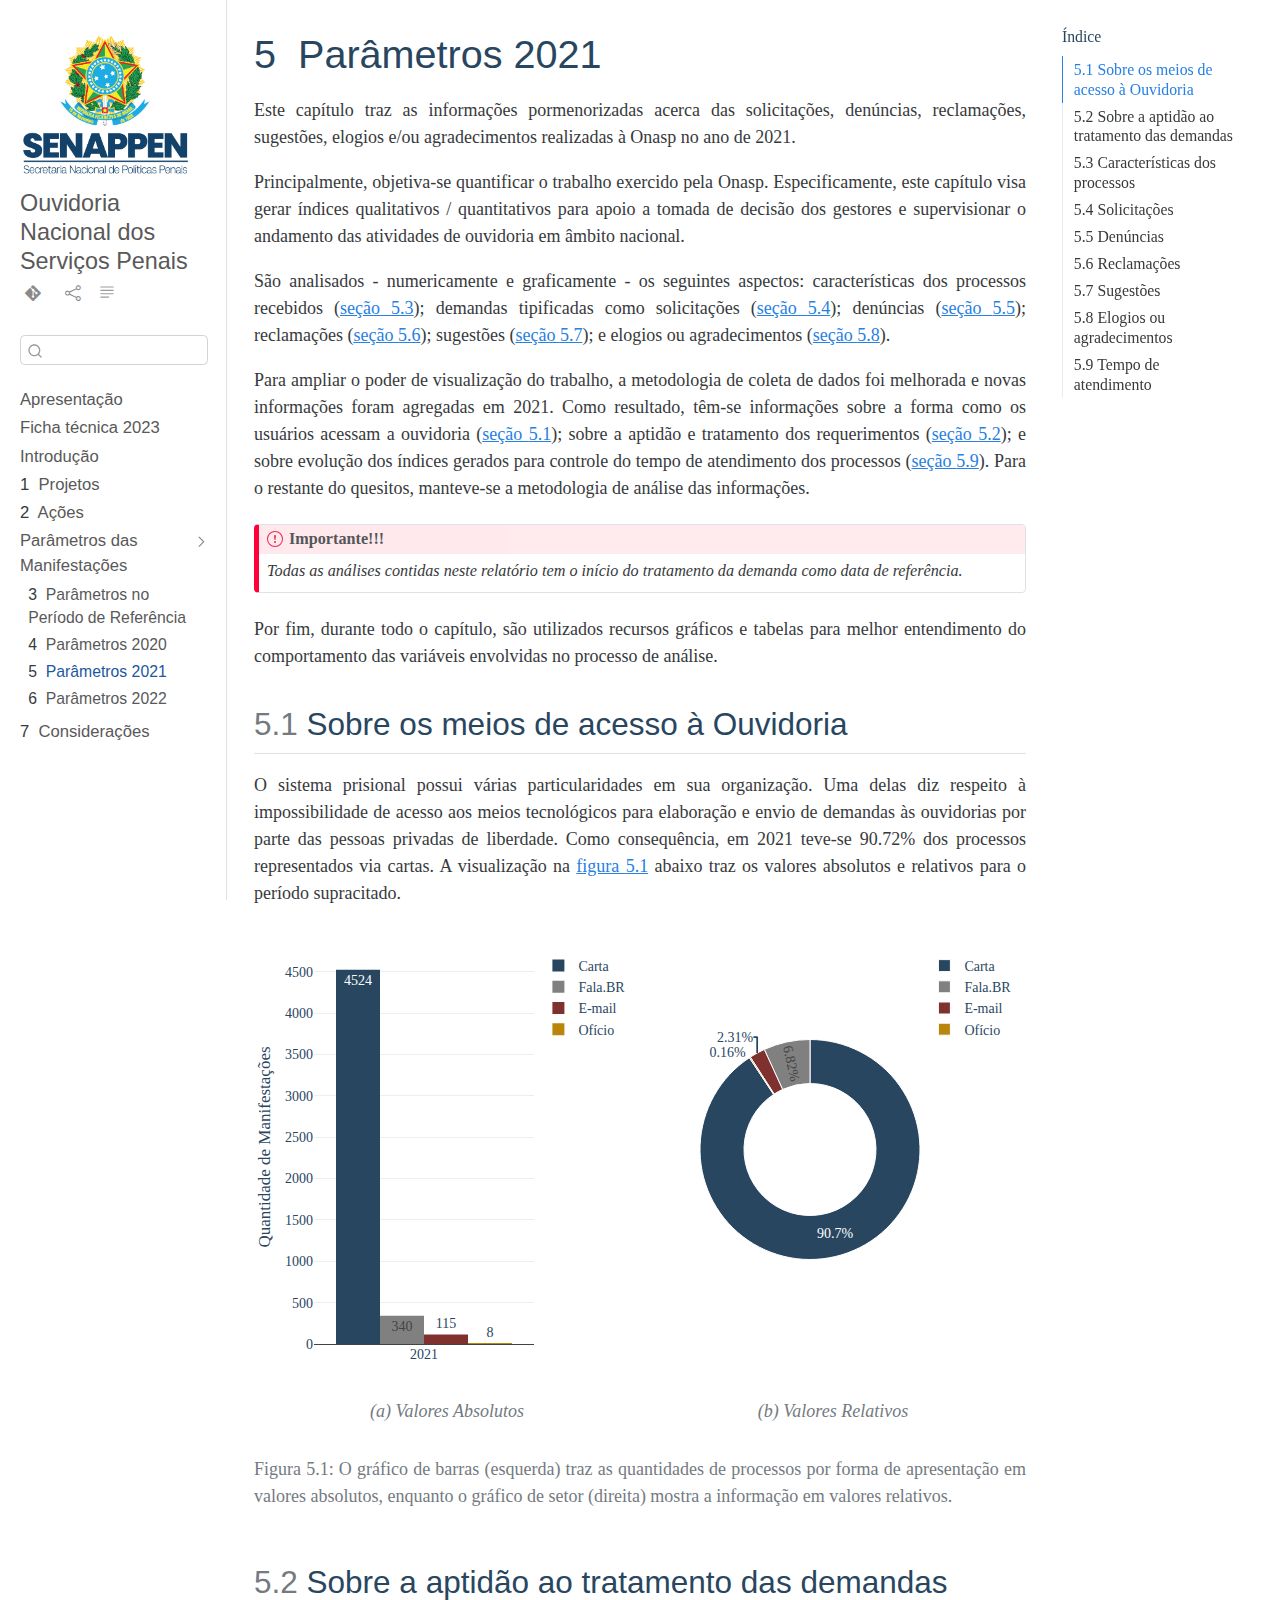
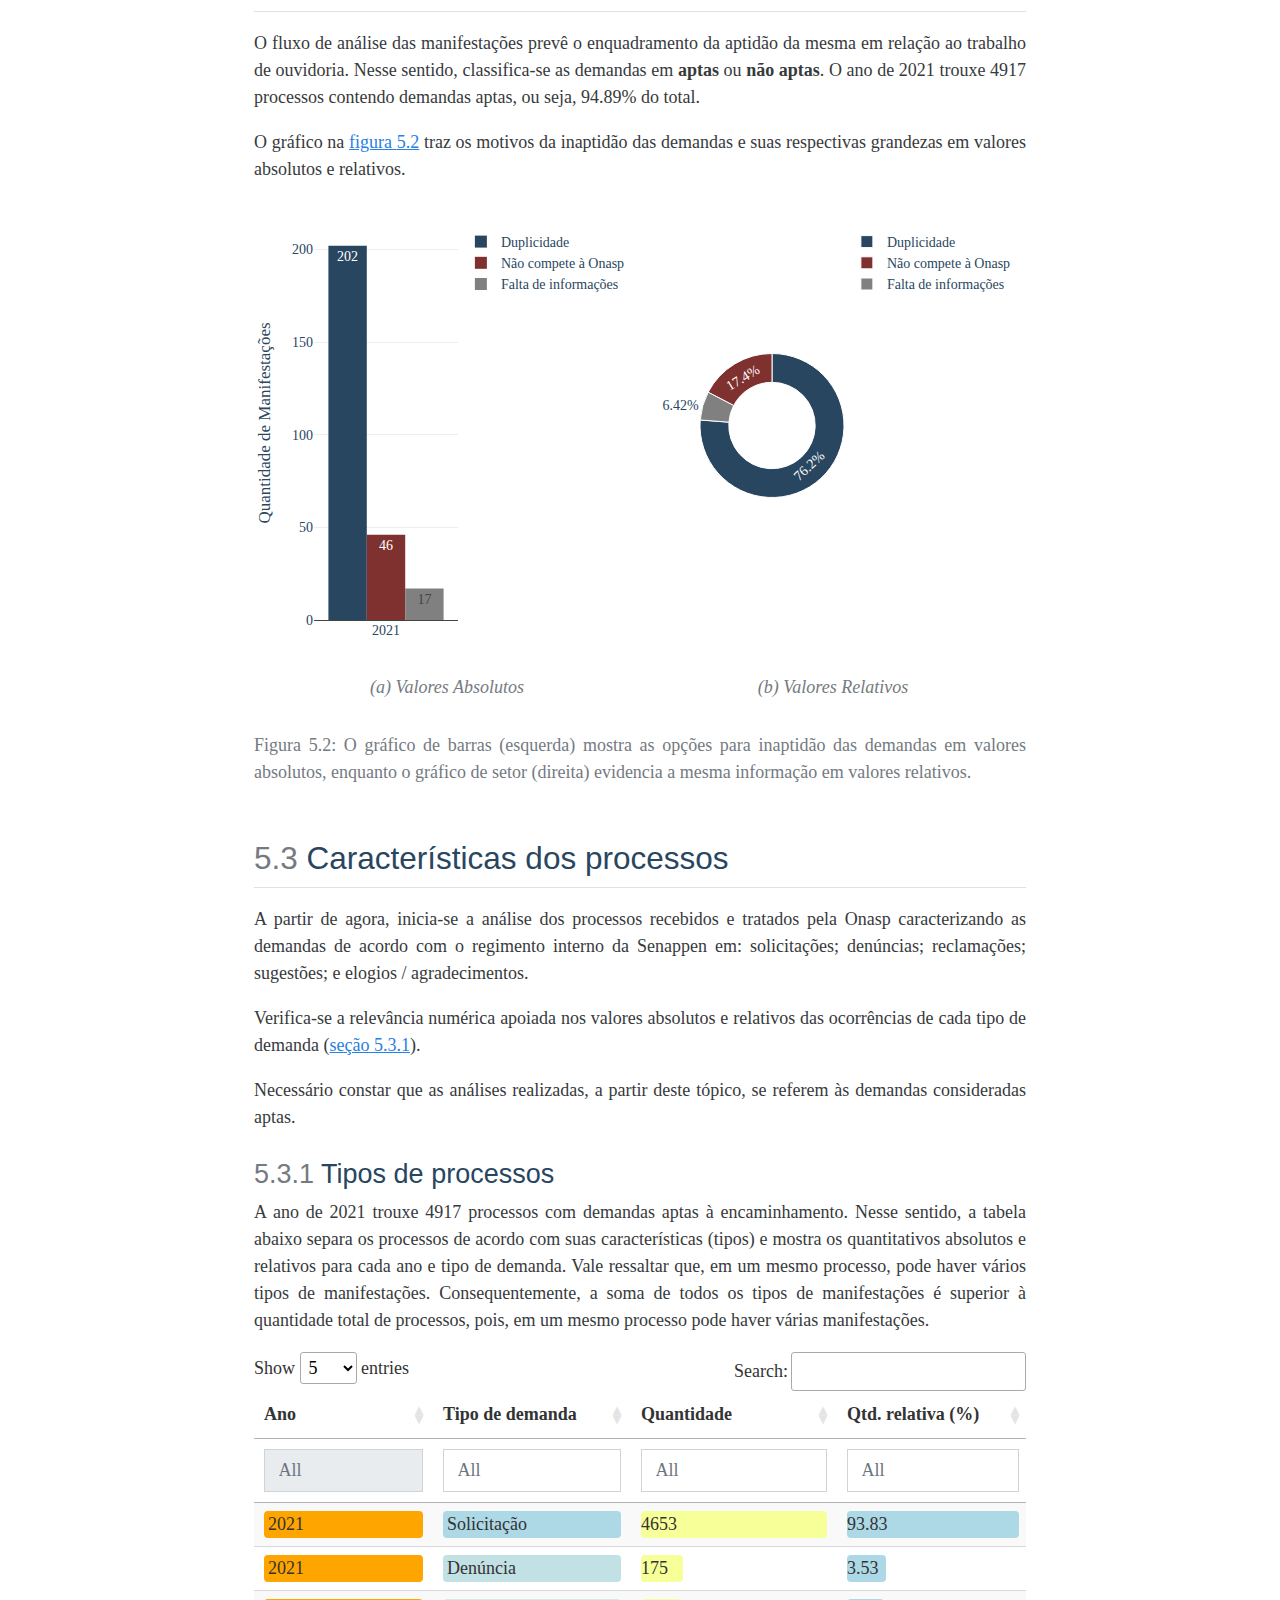
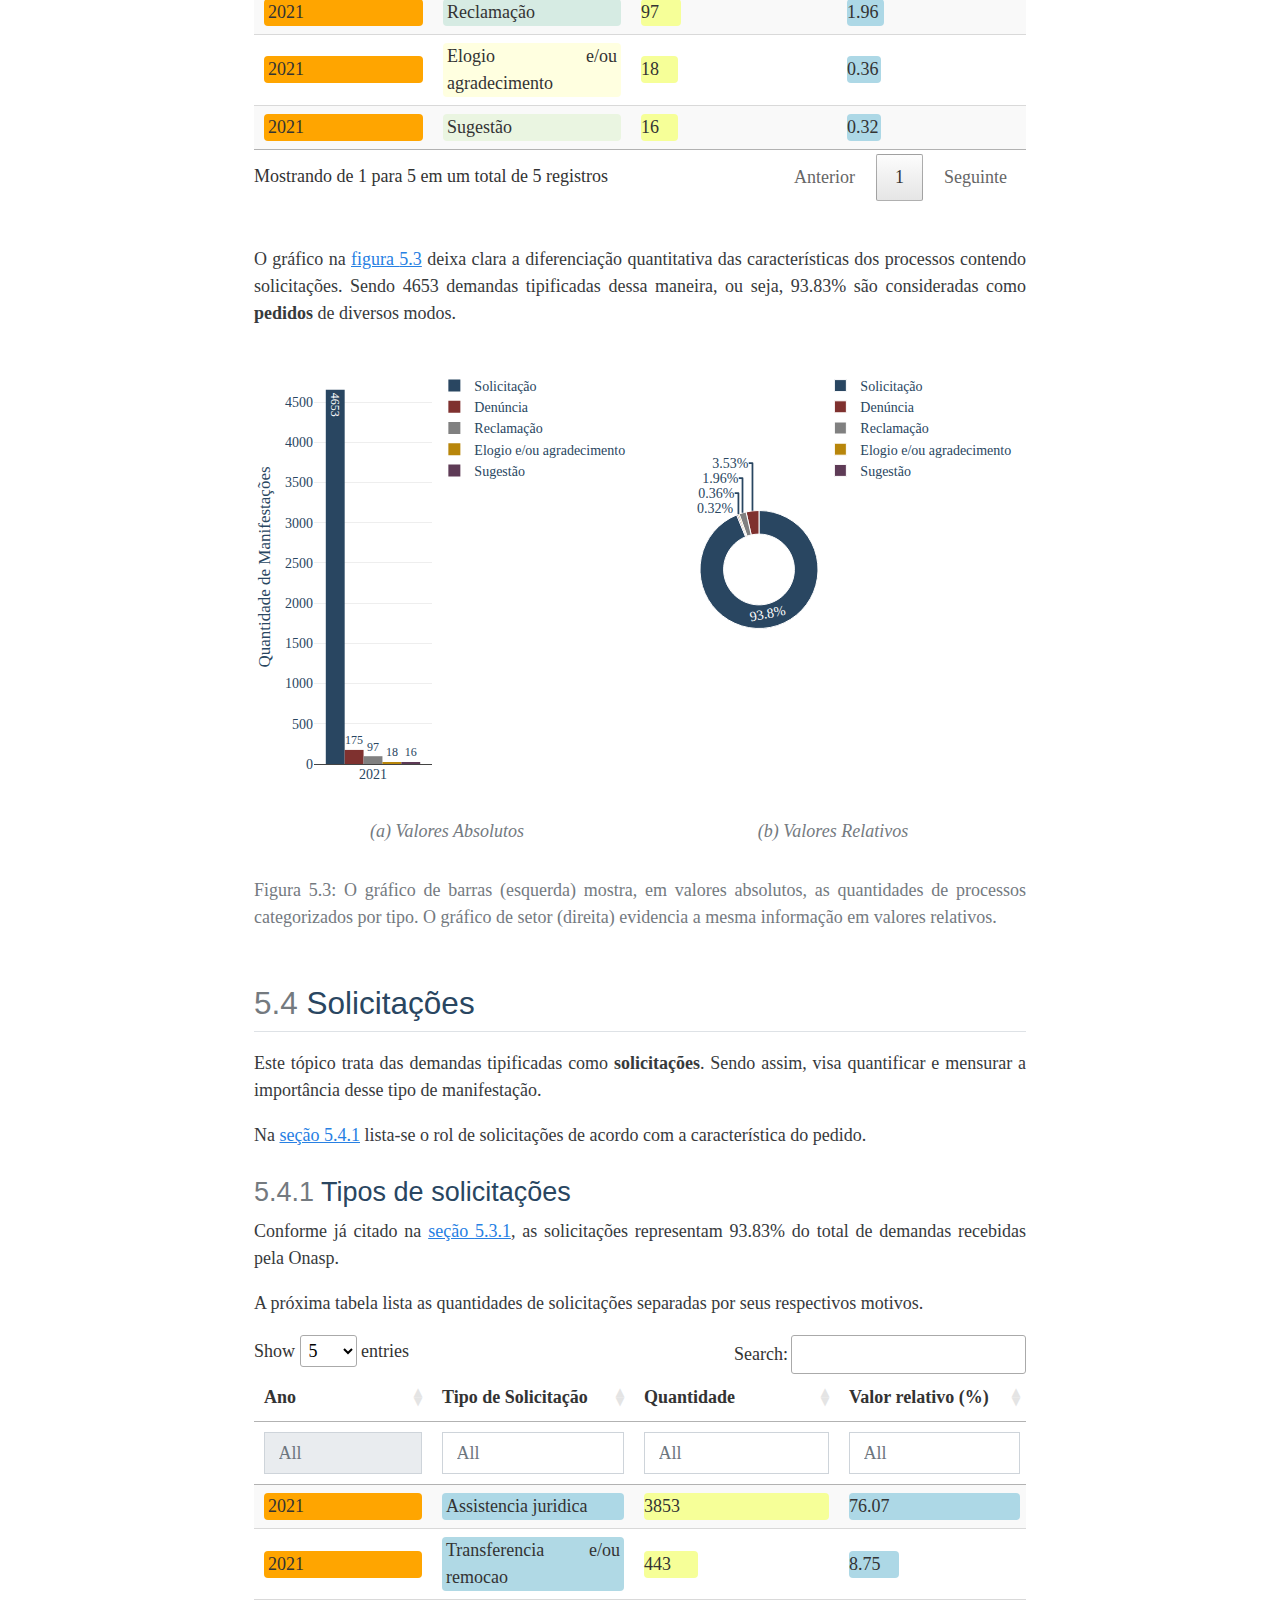
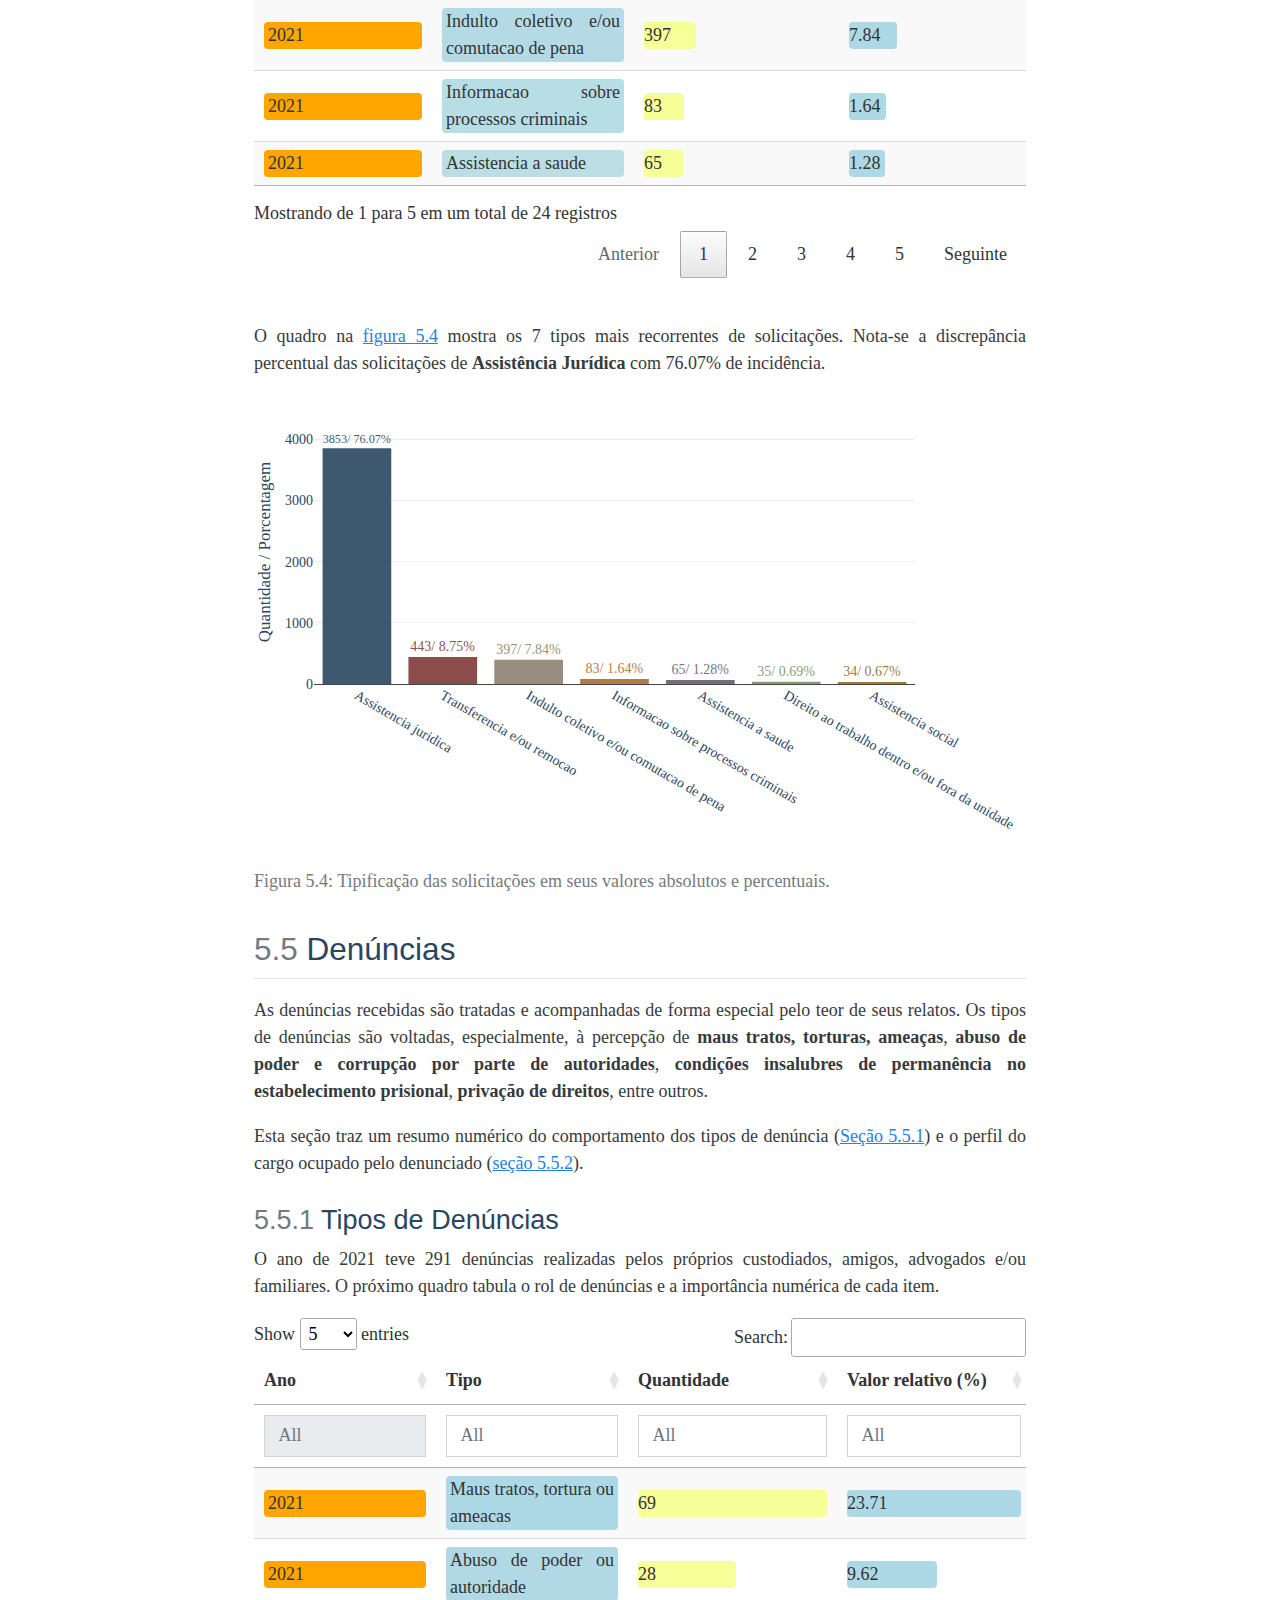
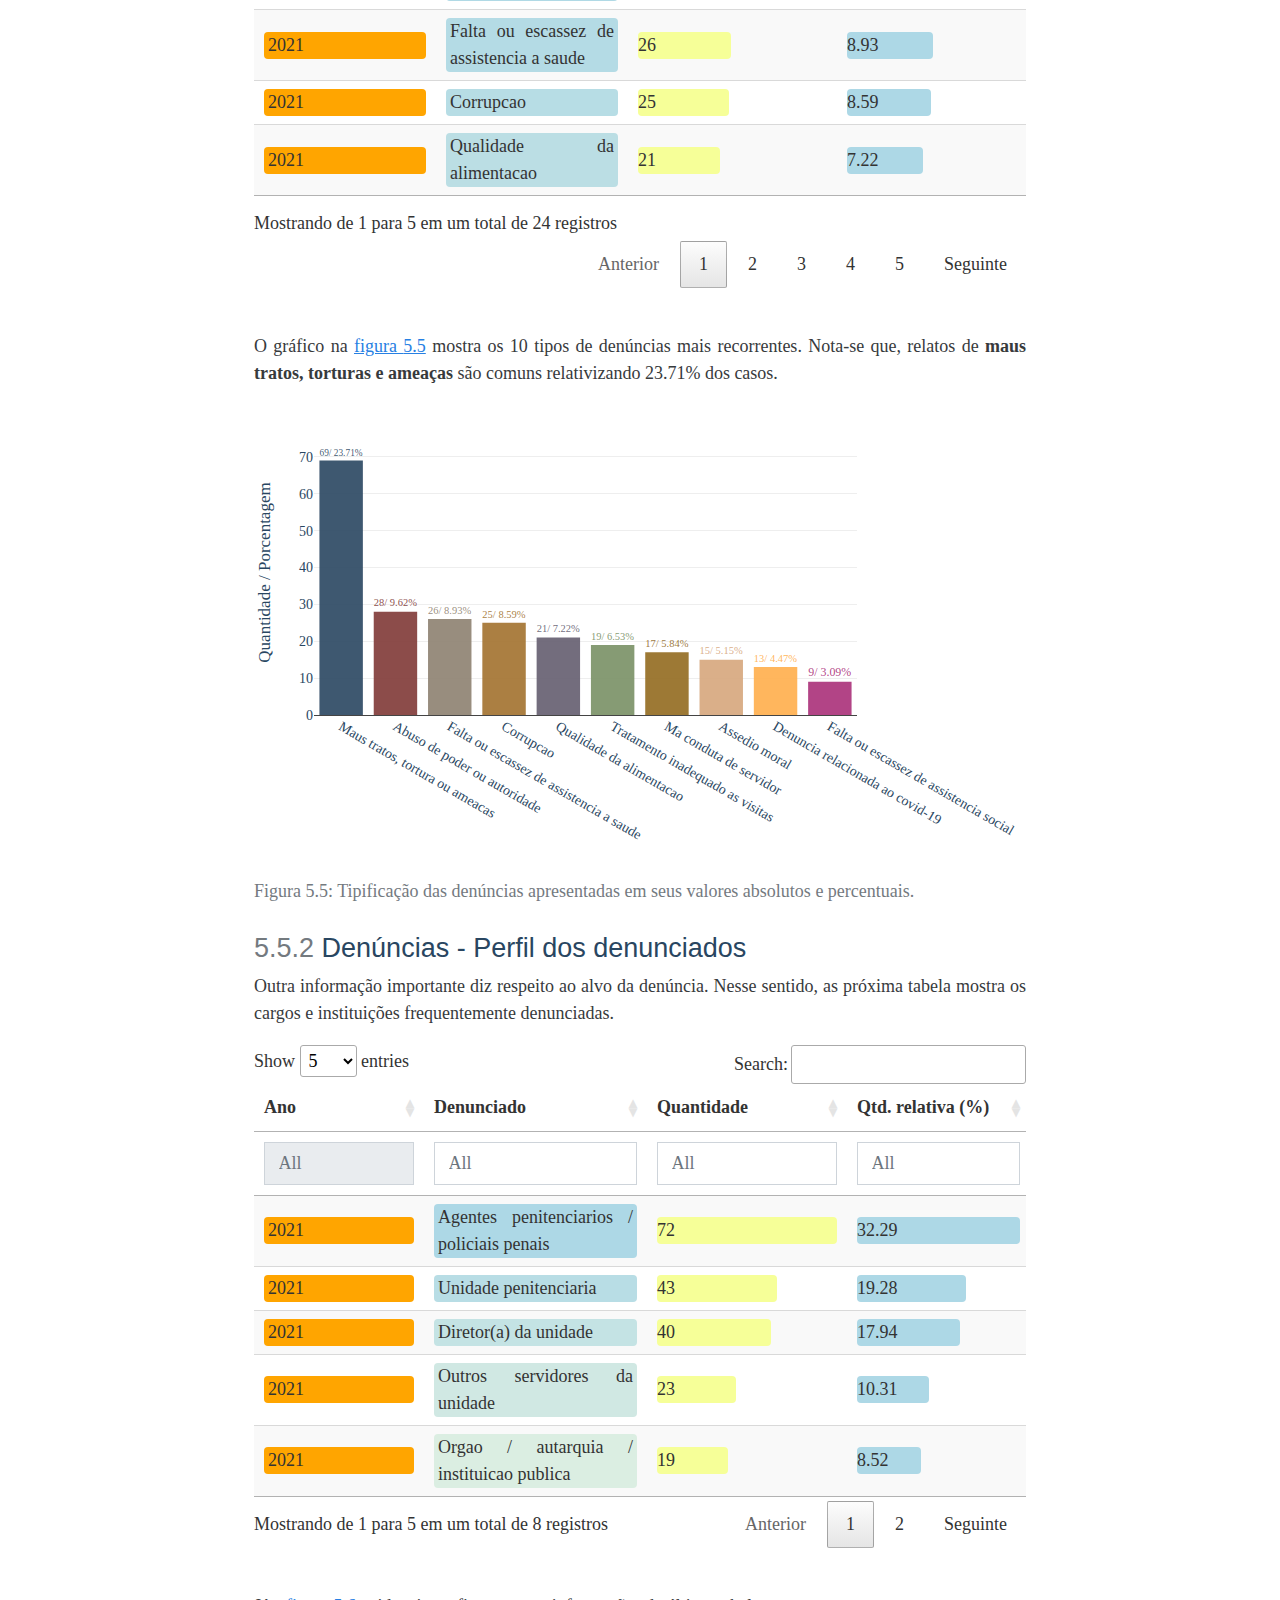
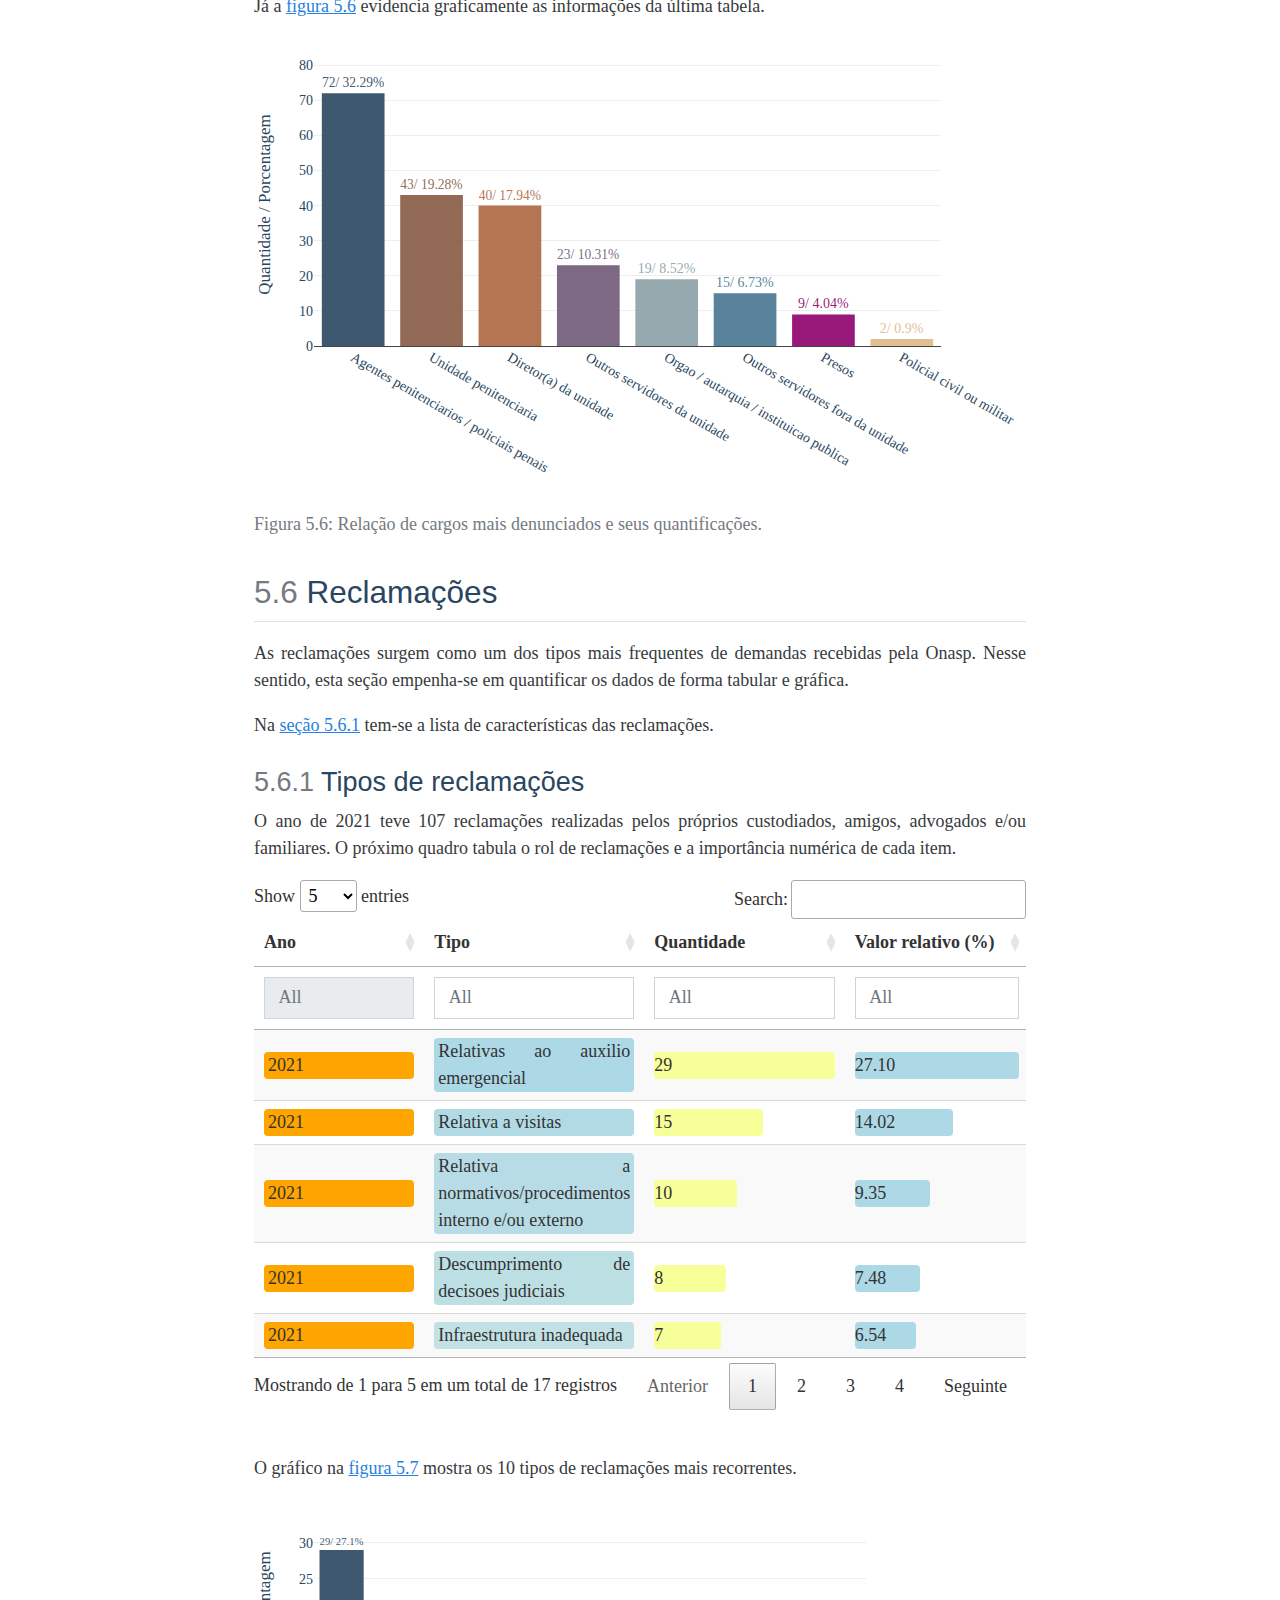
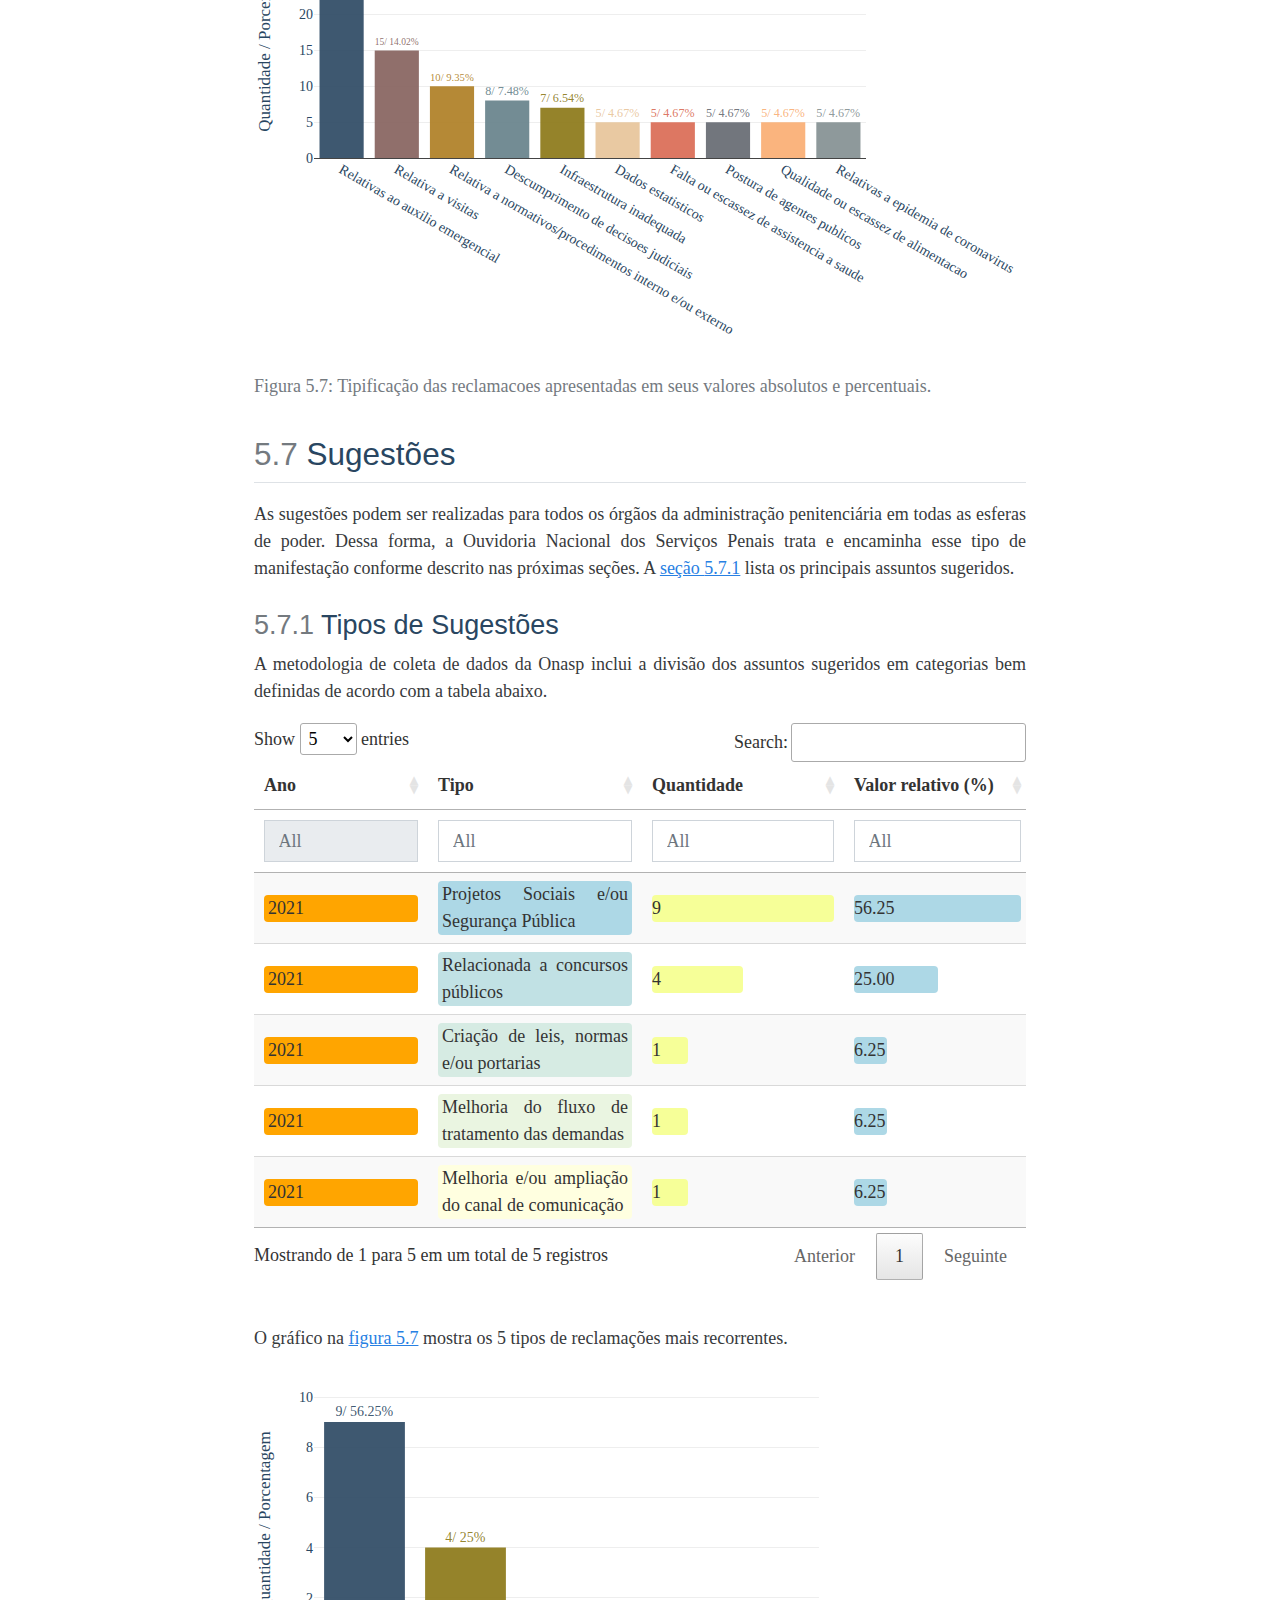
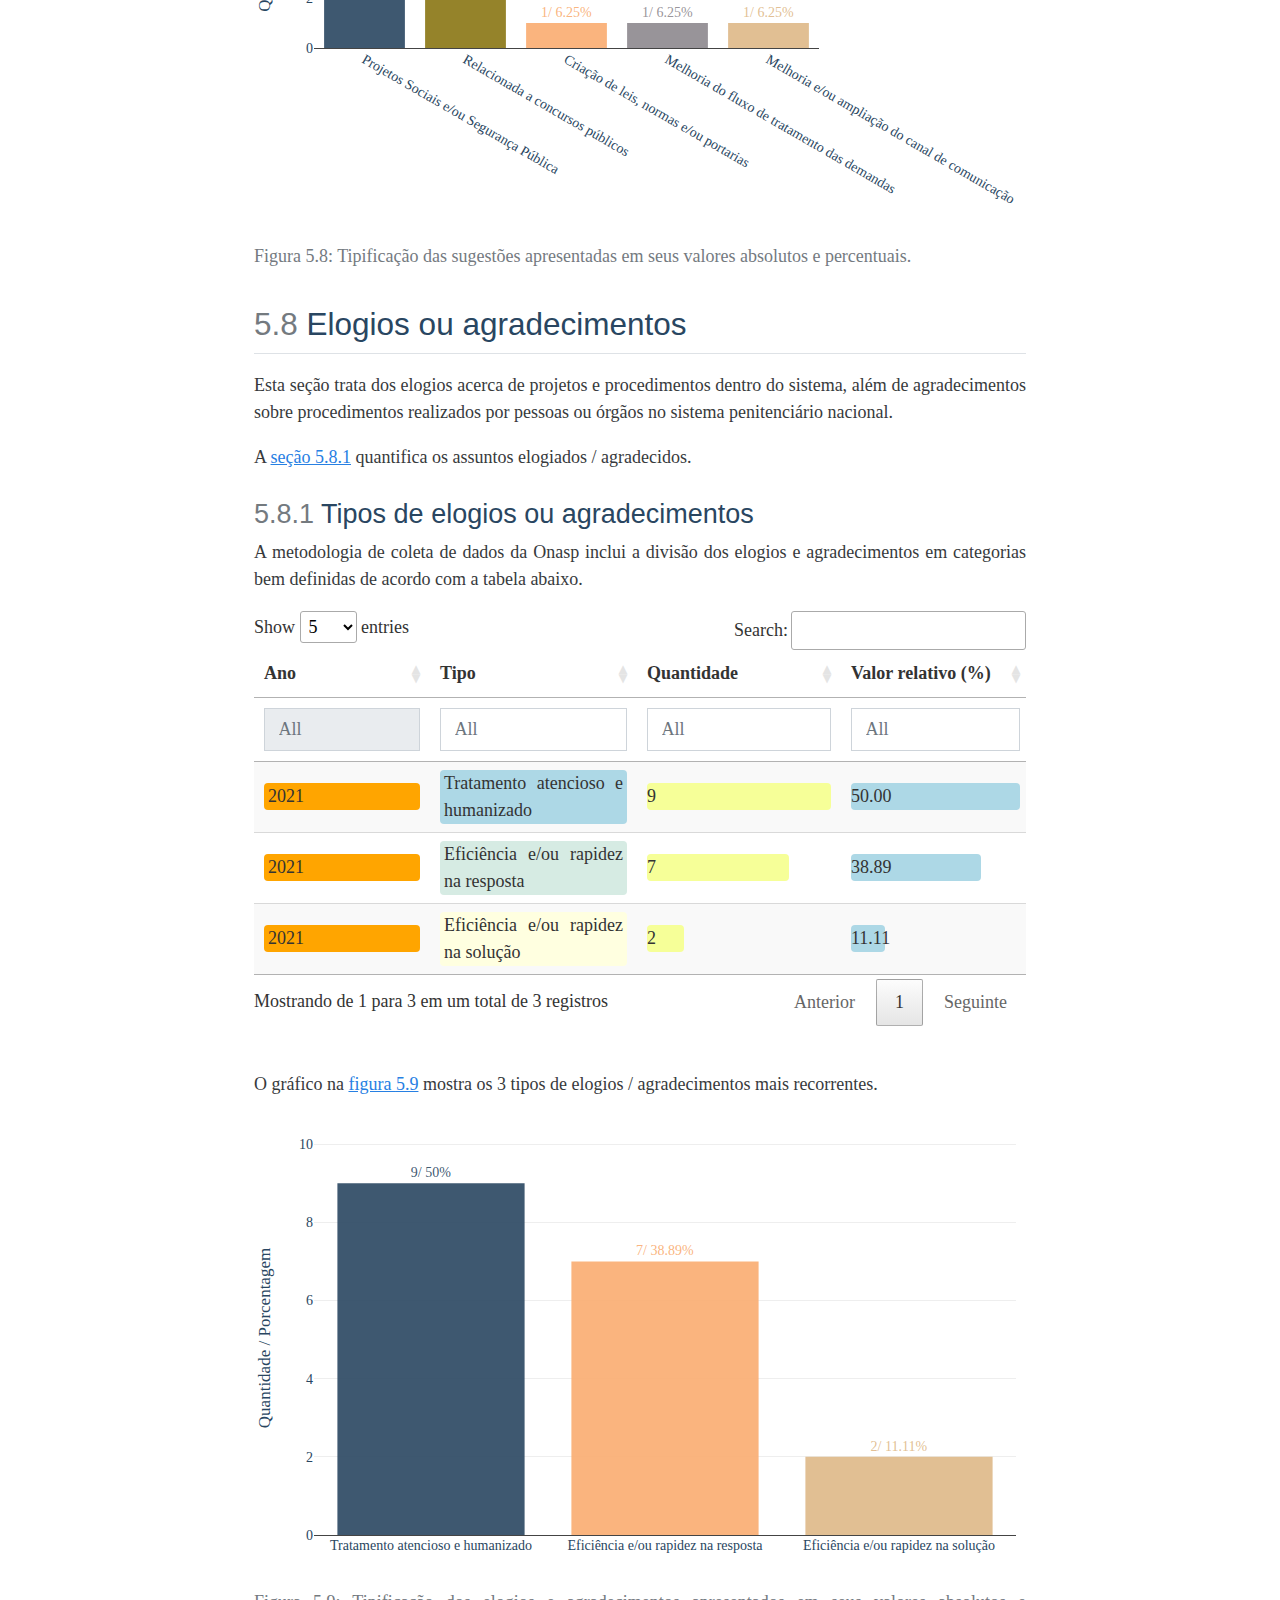
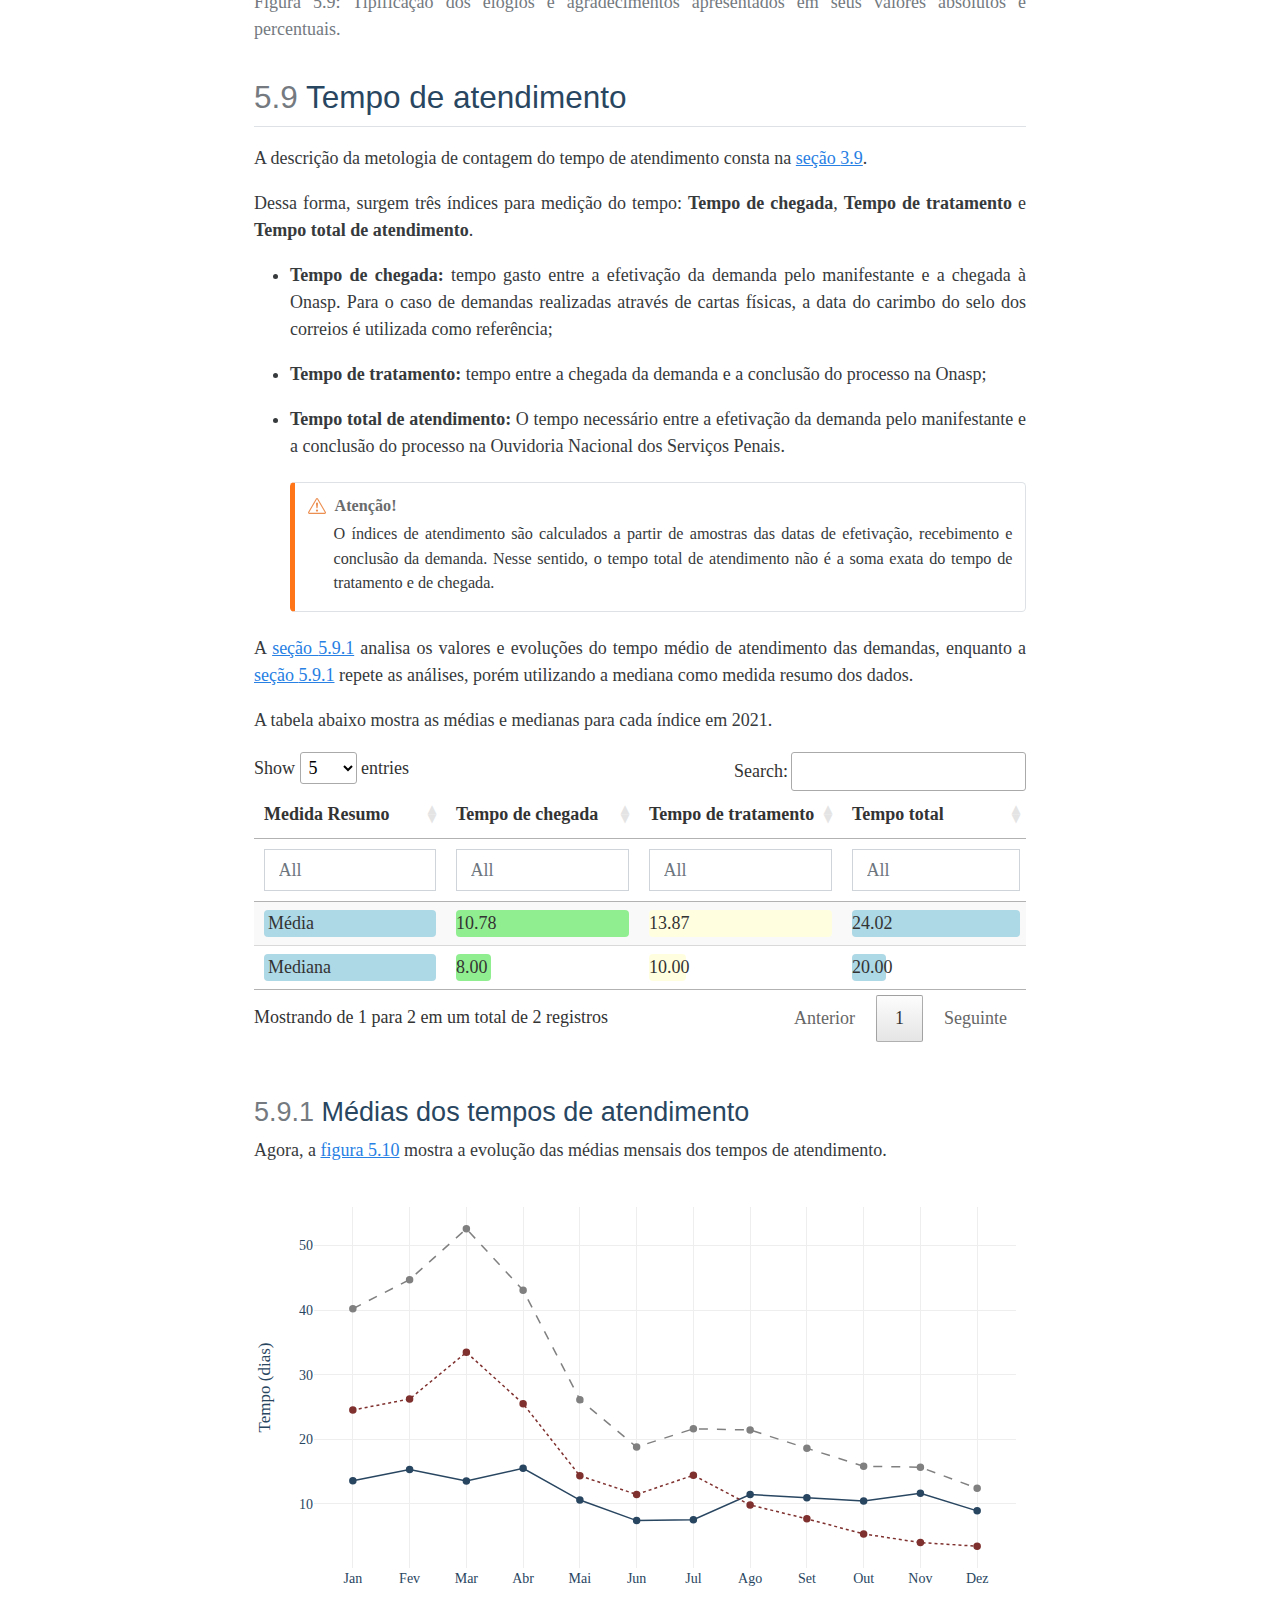
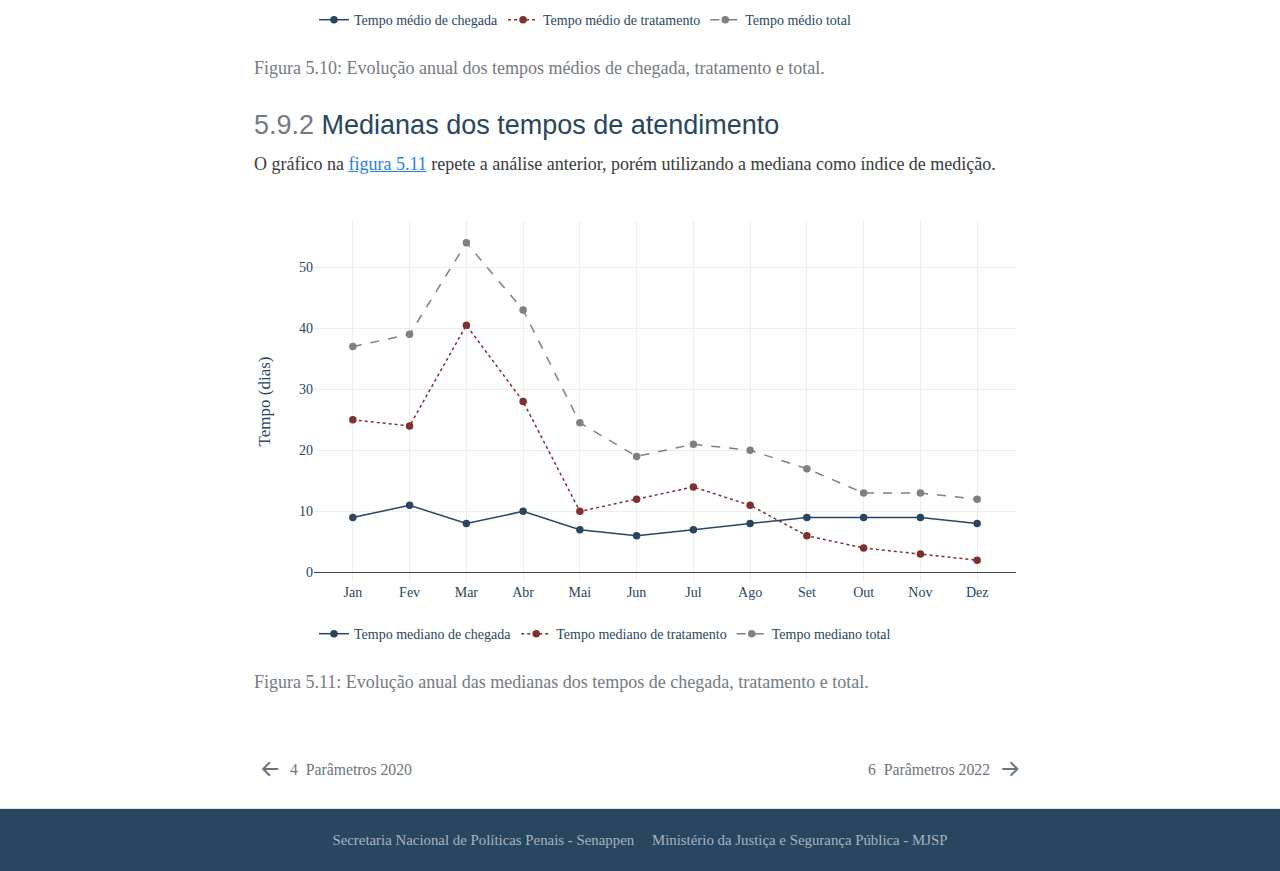
<file: docs/estatisticas_2021.html>
<!DOCTYPE html>
<html xmlns="http://www.w3.org/1999/xhtml" lang="pt" xml:lang="pt"><head>
<meta http-equiv="Content-Type" content="text/html; charset=UTF-8">
<meta charset="utf-8">
<meta name="generator" content="quarto-1.2.335">
<meta name="viewport" content="width=device-width, initial-scale=1.0, user-scalable=yes">
<title>Relatório de Gestão da Ouvidoria Nacional dos Serviços Penais - 5&nbsp; Parâmetros 2021</title>
<style>
code{white-space: pre-wrap;}
span.smallcaps{font-variant: small-caps;}
div.columns{display: flex; gap: min(4vw, 1.5em);}
div.column{flex: auto; overflow-x: auto;}
div.hanging-indent{margin-left: 1.5em; text-indent: -1.5em;}
ul.task-list{list-style: none;}
ul.task-list li input[type="checkbox"] {
  width: 0.8em;
  margin: 0 0.8em 0.2em -1.6em;
  vertical-align: middle;
}
</style>

<script src="site_libs/quarto-nav/quarto-nav.js"></script>
<script src="site_libs/quarto-nav/headroom.min.js"></script>
<script src="site_libs/clipboard/clipboard.min.js"></script>
<script src="site_libs/quarto-search/autocomplete.umd.js"></script>
<script src="site_libs/quarto-search/fuse.min.js"></script>
<script src="site_libs/quarto-search/quarto-search.js"></script>
<meta name="quarto:offset" content="./">
<link href="./estatisticas_2022.html" rel="next">
<link href="./estatisticas_2020.html" rel="prev">
<script src="site_libs/quarto-html/quarto.js"></script>
<script src="site_libs/quarto-html/popper.min.js"></script>
<script src="site_libs/quarto-html/tippy.umd.min.js"></script>
<script src="site_libs/quarto-html/anchor.min.js"></script>
<link href="site_libs/quarto-html/tippy.css" rel="stylesheet">
<link href="site_libs/quarto-html/quarto-syntax-highlighting.css" rel="stylesheet" id="quarto-text-highlighting-styles">
<script src="site_libs/bootstrap/bootstrap.min.js"></script>
<link href="site_libs/bootstrap/bootstrap-icons.css" rel="stylesheet">
<link href="site_libs/bootstrap/bootstrap.min.css" rel="stylesheet" id="quarto-bootstrap" data-mode="light"><script id="quarto-search-options" type="application/json">{
  "location": "sidebar",
  "copy-button": false,
  "collapse-after": 3,
  "panel-placement": "start",
  "type": "textbox",
  "limit": 20,
  "language": {
    "search-no-results-text": "Nenhum resultado",
    "search-matching-documents-text": "documentos correspondentes",
    "search-copy-link-title": "Copiar link para a busca",
    "search-hide-matches-text": "Esconder correspondências adicionais",
    "search-more-match-text": "mais correspondência neste documento",
    "search-more-matches-text": "mais correspondências neste documento",
    "search-clear-button-title": "Limpar",
    "search-detached-cancel-button-title": "Cancelar",
    "search-submit-button-title": "Enviar"
  }
}</script><script src="site_libs/htmlwidgets-1.5.4/htmlwidgets.js"></script><script src="site_libs/plotly-binding-4.10.1/plotly.js"></script><script src="site_libs/typedarray-0.1/typedarray.min.js"></script><script src="site_libs/jquery-3.6.0/jquery-3.6.0.min.js"></script><link href="site_libs/crosstalk-1.2.0/css/crosstalk.min.css" rel="stylesheet">
<script src="site_libs/crosstalk-1.2.0/js/crosstalk.min.js"></script><link href="site_libs/plotly-htmlwidgets-css-2.11.1/plotly-htmlwidgets.css" rel="stylesheet">
<script src="site_libs/plotly-main-2.11.1/plotly-latest.min.js"></script><link href="site_libs/datatables-css-0.0.0/datatables-crosstalk.css" rel="stylesheet">
<script src="site_libs/datatables-binding-0.27/datatables.js"></script><link href="site_libs/dt-core-1.12.1/css/jquery.dataTables.min.css" rel="stylesheet">
<link href="site_libs/dt-core-1.12.1/css/jquery.dataTables.extra.css" rel="stylesheet">
<script src="site_libs/dt-core-1.12.1/js/jquery.dataTables.min.js"></script><link href="site_libs/nouislider-7.0.10/jquery.nouislider.min.css" rel="stylesheet">
<script src="site_libs/nouislider-7.0.10/jquery.nouislider.min.js"></script><link href="site_libs/selectize-0.12.0/selectize.bootstrap3.css" rel="stylesheet">
<script src="site_libs/selectize-0.12.0/selectize.min.js"></script><link rel="stylesheet" href="style.css">
</head>
<body class="nav-sidebar docked">

<div id="quarto-search-results"></div>
  <header id="quarto-header" class="headroom fixed-top"><nav class="quarto-secondary-nav" data-bs-toggle="collapse" data-bs-target="#quarto-sidebar" aria-controls="quarto-sidebar" aria-expanded="false" aria-label="Toggle sidebar navigation" onclick="if (window.quartoToggleHeadroom) { window.quartoToggleHeadroom(); }"><div class="container-fluid d-flex justify-content-between">
      <h1 class="quarto-secondary-nav-title"><span class="chapter-number">5</span>&nbsp; <span class="chapter-title">Parâmetros 2021</span></h1>
      <button type="button" class="quarto-btn-toggle btn" aria-label="Show secondary navigation">
        <i class="bi bi-chevron-right"></i>
      </button>
    </div>
  </nav></header><!-- content --><div id="quarto-content" class="quarto-container page-columns page-rows-contents page-layout-full">
<!-- sidebar -->
  <nav id="quarto-sidebar" class="sidebar collapse sidebar-navigation docked overflow-auto"><div class="pt-lg-2 mt-2 text-left sidebar-header sidebar-header-stacked">
      <a href="./index.html" class="sidebar-logo-link">
      <img src="./images/senappen_brasao.png" alt="" class="sidebar-logo py-0 d-lg-inline d-none"></a>
    <div class="sidebar-title mb-0 py-0">
      <a href="./">Ouvidoria Nacional dos Serviços Penais</a> 
        <div class="sidebar-tools-main tools-wide">
    <a href="" title="" class="sidebar-tool px-1"><i class="bi bi-git"></i></a>
    <a href="https://www.gov.br/depen/pt-br/canais_atendimento/ouvidoria" title="" class="sidebar-tool px-1"><i class="bi bi-"></i></a>
    <a href="" title="Share" id="sidebar-tool-dropdown-0" class="sidebar-tool dropdown-toggle px-1" data-bs-toggle="dropdown" aria-expanded="false"><i class="bi bi-share"></i></a>
    <ul class="dropdown-menu" aria-labelledby="sidebar-tool-dropdown-0">
<li>
          <a class="dropdown-item sidebar-tools-main-item" href="https://twitter.com/intent/tweet?url=%7Curl%7C">
            <i class="bi bi-bi-twitter pe-1"></i>
          Twitter
          </a>
        </li>
        <li>
          <a class="dropdown-item sidebar-tools-main-item" href="https://www.facebook.com/sharer/sharer.php?u=%7Curl%7C">
            <i class="bi bi-bi-facebook pe-1"></i>
          Facebook
          </a>
        </li>
        <li>
          <a class="dropdown-item sidebar-tools-main-item" href="https://www.linkedin.com/sharing/share-offsite/?url=%7Curl%7C">
            <i class="bi bi-bi-linkedin pe-1"></i>
          LinkedIn
          </a>
        </li>
    </ul>
<a href="" class="quarto-reader-toggle sidebar-tool" onclick="window.quartoToggleReader(); return false;" title="Toggle reader mode">
  <div class="quarto-reader-toggle-btn">
  <i class="bi"></i>
  </div>
</a>
</div>
    </div>
      </div>
      <div class="mt-2 flex-shrink-0 align-items-center">
        <div class="sidebar-search">
        <div id="quarto-search" class="" title="Search"></div>
        </div>
      </div>
    <div class="sidebar-menu-container"> 
    <ul class="list-unstyled mt-1">
<li class="sidebar-item">
  <div class="sidebar-item-container"> 
  <a href="./index.html" class="sidebar-item-text sidebar-link">Apresentação</a>
  </div>
</li>
        <li class="sidebar-item">
  <div class="sidebar-item-container"> 
  <a href="./ficha_tecnica2022.html" class="sidebar-item-text sidebar-link">Ficha técnica 2023</a>
  </div>
</li>
        <li class="sidebar-item">
  <div class="sidebar-item-container"> 
  <a href="./introducao.html" class="sidebar-item-text sidebar-link">Introdução</a>
  </div>
</li>
        <li class="sidebar-item">
  <div class="sidebar-item-container"> 
  <a href="./projetos.html" class="sidebar-item-text sidebar-link"><span class="chapter-number">1</span>&nbsp; <span class="chapter-title">Projetos</span></a>
  </div>
</li>
        <li class="sidebar-item">
  <div class="sidebar-item-container"> 
  <a href="./acoes.html" class="sidebar-item-text sidebar-link"><span class="chapter-number">2</span>&nbsp; <span class="chapter-title">Ações</span></a>
  </div>
</li>
        <li class="sidebar-item sidebar-item-section">
      <div class="sidebar-item-container"> 
            <a href="./tratamento_demandas.html" class="sidebar-item-text sidebar-link">Parâmetros das Manifestações</a>
          <a class="sidebar-item-toggle text-start" data-bs-toggle="collapse" data-bs-target="#quarto-sidebar-section-1" aria-expanded="true">
            <i class="bi bi-chevron-right ms-2"></i>
          </a> 
      </div>
      <ul id="quarto-sidebar-section-1" class="collapse list-unstyled sidebar-section depth1 show">
<li class="sidebar-item">
  <div class="sidebar-item-container"> 
  <a href="./estatisticas_anuais.html" class="sidebar-item-text sidebar-link"><span class="chapter-number">3</span>&nbsp; <span class="chapter-title">Parâmetros no Período de Referência</span></a>
  </div>
</li>
          <li class="sidebar-item">
  <div class="sidebar-item-container"> 
  <a href="./estatisticas_2020.html" class="sidebar-item-text sidebar-link"><span class="chapter-number">4</span>&nbsp; <span class="chapter-title">Parâmetros 2020</span></a>
  </div>
</li>
          <li class="sidebar-item">
  <div class="sidebar-item-container"> 
  <a href="./estatisticas_2021.html" class="sidebar-item-text sidebar-link active"><span class="chapter-number">5</span>&nbsp; <span class="chapter-title">Parâmetros 2021</span></a>
  </div>
</li>
          <li class="sidebar-item">
  <div class="sidebar-item-container"> 
  <a href="./estatisticas_2022.html" class="sidebar-item-text sidebar-link"><span class="chapter-number">6</span>&nbsp; <span class="chapter-title">Parâmetros 2022</span></a>
  </div>
</li>
      </ul>
</li>
        <li class="sidebar-item">
  <div class="sidebar-item-container"> 
  <a href="./consideracoes.html" class="sidebar-item-text sidebar-link"><span class="chapter-number">7</span>&nbsp; <span class="chapter-title">Considerações</span></a>
  </div>
</li>
    </ul>
</div>
</nav><!-- margin-sidebar --><div id="quarto-margin-sidebar" class="sidebar margin-sidebar">
        <nav id="TOC" role="doc-toc" class="toc-active"><h2 id="toc-title">Índice</h2>
   
  <ul>
<li><a href="#sec-meios-acesso-ouvidoria-2021" id="toc-sec-meios-acesso-ouvidoria-2021" class="nav-link active" data-scroll-target="#sec-meios-acesso-ouvidoria-2021"><span class="toc-section-number">5.1</span>  Sobre os meios de acesso à Ouvidoria</a></li>
  <li><a href="#sec-aptidao-2021" id="toc-sec-aptidao-2021" class="nav-link" data-scroll-target="#sec-aptidao-2021"><span class="toc-section-number">5.2</span>  Sobre a aptidão ao tratamento das demandas</a></li>
  <li>
<a href="#sec-caracteristicas-processos-2021" id="toc-sec-caracteristicas-processos-2021" class="nav-link" data-scroll-target="#sec-caracteristicas-processos-2021"><span class="toc-section-number">5.3</span>  Características dos processos</a>
  <ul class="collapse">
<li><a href="#sec-tipos-processos-2021" id="toc-sec-tipos-processos-2021" class="nav-link" data-scroll-target="#sec-tipos-processos-2021"><span class="toc-section-number">5.3.1</span>  Tipos de processos</a></li>
  </ul>
</li>
  <li>
<a href="#sec-solicitacoes-2021" id="toc-sec-solicitacoes-2021" class="nav-link" data-scroll-target="#sec-solicitacoes-2021"><span class="toc-section-number">5.4</span>  Solicitações</a>
  <ul class="collapse">
<li><a href="#sec-tipos-solicitacoes-2021" id="toc-sec-tipos-solicitacoes-2021" class="nav-link" data-scroll-target="#sec-tipos-solicitacoes-2021"><span class="toc-section-number">5.4.1</span>  Tipos de solicitações</a></li>
  </ul>
</li>
  <li>
<a href="#sec-denuncias-2021" id="toc-sec-denuncias-2021" class="nav-link" data-scroll-target="#sec-denuncias-2021"><span class="toc-section-number">5.5</span>  Denúncias</a>
  <ul class="collapse">
<li><a href="#sec-tipos-denuncias-2021" id="toc-sec-tipos-denuncias-2021" class="nav-link" data-scroll-target="#sec-tipos-denuncias-2021"><span class="toc-section-number">5.5.1</span>  Tipos de Denúncias</a></li>
  <li><a href="#sec-denuncias-denunciado-2021" id="toc-sec-denuncias-denunciado-2021" class="nav-link" data-scroll-target="#sec-denuncias-denunciado-2021"><span class="toc-section-number">5.5.2</span>  Denúncias - Perfil dos denunciados</a></li>
  </ul>
</li>
  <li>
<a href="#sec-reclamacoes-2021" id="toc-sec-reclamacoes-2021" class="nav-link" data-scroll-target="#sec-reclamacoes-2021"><span class="toc-section-number">5.6</span>  Reclamações</a>
  <ul class="collapse">
<li><a href="#sec-tipos-reclamacoes-2021" id="toc-sec-tipos-reclamacoes-2021" class="nav-link" data-scroll-target="#sec-tipos-reclamacoes-2021"><span class="toc-section-number">5.6.1</span>  Tipos de reclamações</a></li>
  </ul>
</li>
  <li>
<a href="#sec-sugestoes-2021" id="toc-sec-sugestoes-2021" class="nav-link" data-scroll-target="#sec-sugestoes-2021"><span class="toc-section-number">5.7</span>  Sugestões</a>
  <ul class="collapse">
<li><a href="#sec-tipos-sugestoes-2021" id="toc-sec-tipos-sugestoes-2021" class="nav-link" data-scroll-target="#sec-tipos-sugestoes-2021"><span class="toc-section-number">5.7.1</span>  Tipos de Sugestões</a></li>
  </ul>
</li>
  <li>
<a href="#sec-elogios-2021" id="toc-sec-elogios-2021" class="nav-link" data-scroll-target="#sec-elogios-2021"><span class="toc-section-number">5.8</span>  Elogios ou agradecimentos</a>
  <ul class="collapse">
<li><a href="#sec-tipos-elogios-2021" id="toc-sec-tipos-elogios-2021" class="nav-link" data-scroll-target="#sec-tipos-elogios-2021"><span class="toc-section-number">5.8.1</span>  Tipos de elogios ou agradecimentos</a></li>
  </ul>
</li>
  <li>
<a href="#sec-tempos-2021" id="toc-sec-tempos-2021" class="nav-link" data-scroll-target="#sec-tempos-2021"><span class="toc-section-number">5.9</span>  Tempo de atendimento</a>
  <ul class="collapse">
<li><a href="#sec-tempo-medio-2021" id="toc-sec-tempo-medio-2021" class="nav-link" data-scroll-target="#sec-tempo-medio-2021"><span class="toc-section-number">5.9.1</span>  Médias dos tempos de atendimento</a></li>
  <li><a href="#sec-tempo-mediano-2021" id="toc-sec-tempo-mediano-2021" class="nav-link" data-scroll-target="#sec-tempo-mediano-2021"><span class="toc-section-number">5.9.2</span>  Medianas dos tempos de atendimento</a></li>
  </ul>
</li>
  </ul></nav>
    </div>
<!-- main -->
<main class="content column-body" id="quarto-document-content"><header id="title-block-header" class="quarto-title-block default"><div class="quarto-title">
<h1 class="title"><span id="sec-dados-ouvidoria-2021" class="quarto-section-identifier d-none d-lg-block"><span class="chapter-number">5</span>&nbsp; <span class="chapter-title">Parâmetros 2021</span></span></h1>
</div>



<div class="quarto-title-meta">

    
  
    
  </div>
  

</header><div class="cell" data-layout-align="center">

</div>
<p>Este capítulo traz as informações pormenorizadas acerca das solicitações, denúncias, reclamações, sugestões, elogios e/ou agradecimentos realizadas à Onasp no ano de 2021.</p>
<p>Principalmente, objetiva-se quantificar o trabalho exercido pela Onasp. Especificamente, este capítulo visa gerar índices qualitativos / quantitativos para apoio a tomada de decisão dos gestores e supervisionar o andamento das atividades de ouvidoria em âmbito nacional.</p>
<p>São analisados - numericamente e graficamente - os seguintes aspectos: características dos processos recebidos (<a href="#sec-caracteristicas-processos-2021">seção&nbsp;<span>5.3</span></a>); demandas tipificadas como solicitações (<a href="#sec-solicitacoes-2021">seção&nbsp;<span>5.4</span></a>); denúncias (<a href="#sec-denuncias-2021">seção&nbsp;<span>5.5</span></a>); reclamações (<a href="#sec-reclamacoes-2021">seção&nbsp;<span>5.6</span></a>); sugestões (<a href="#sec-sugestoes-2021">seção&nbsp;<span>5.7</span></a>); e elogios ou agradecimentos (<a href="#sec-elogios-2021">seção&nbsp;<span>5.8</span></a>).</p>
<p>Para ampliar o poder de visualização do trabalho, a metodologia de coleta de dados foi melhorada e novas informações foram agregadas em 2021. Como resultado, têm-se informações sobre a forma como os usuários acessam a ouvidoria (<a href="#sec-meios-acesso-ouvidoria-2021">seção&nbsp;<span>5.1</span></a>); sobre a aptidão e tratamento dos requerimentos (<a href="#sec-aptidao-2021">seção&nbsp;<span>5.2</span></a>); e sobre evolução dos índices gerados para controle do tempo de atendimento dos processos (<a href="#sec-tempos-2021">seção&nbsp;<span>5.9</span></a>). Para o restante do quesitos, manteve-se a metodologia de análise das informações.</p>
<div class="callout-important callout callout-style-default callout-captioned">
<div class="callout-header d-flex align-content-center">
<div class="callout-icon-container">
<i class="callout-icon"></i>
</div>
<div class="callout-caption-container flex-fill">
Importante!!!
</div>
</div>
<div class="callout-body-container callout-body">
<p><em>Todas as análises contidas neste relatório tem o início do tratamento da demanda como data de referência.</em></p>
</div>
</div>
<p>Por fim, durante todo o capítulo, são utilizados recursos gráficos e tabelas para melhor entendimento do comportamento das variáveis envolvidas no processo de análise.</p>
<section id="sec-meios-acesso-ouvidoria-2021" class="level2" data-number="5.1"><h2 data-number="5.1" class="anchored" data-anchor-id="sec-meios-acesso-ouvidoria-2021">
<span class="header-section-number">5.1</span> Sobre os meios de acesso à Ouvidoria</h2>
<div class="cell" data-layout-align="center">

</div>
<p>O sistema prisional possui várias particularidades em sua organização. Uma delas diz respeito à impossibilidade de acesso aos meios tecnológicos para elaboração e envio de demandas às ouvidorias por parte das pessoas privadas de liberdade. Como consequência, em 2021 teve-se 90.72% dos processos representados via cartas. A visualização na <a href="#fig-apresentacao-2021">figura&nbsp;<span>5.1</span></a> abaixo traz os valores absolutos e relativos para o período supracitado.</p>
<div id="fig-apresentacao-2021" class="cell quarto-layout-panel">
<figure class="figure"><div class="quarto-layout-row quarto-layout-valign-top">
<div id="fig-apresentacao-2021-1" class="quarto-figure quarto-figure-center anchored" style="flex-basis: 50.0%;justify-content: center;">
<figure class="figure"><div id="htmlwidget-f85a93fbda43c28d0c4f" style="width:100%;height:464px;" class="plotly html-widget"></div>
<script type="application/json" data-for="htmlwidget-f85a93fbda43c28d0c4f">{"x":{"visdat":{"21d42a2e3062":["function () ","plotlyVisDat"]},"cur_data":"21d42a2e3062","attrs":{"21d42a2e3062":{"x":{},"y":{},"text":{},"textposition":"auto","marker":{"color":"#294661"},"name":"Carta","alpha":0.7,"alpha_stroke":1,"sizes":[10,100],"spans":[1,20],"type":"bar"},"21d42a2e3062.1":{"x":{},"y":{},"text":{},"textposition":"auto","marker":{"color":"#808080"},"name":"Fala.BR","alpha":0.7,"alpha_stroke":1,"sizes":[10,100],"spans":[1,20],"type":"bar","inherit":true},"21d42a2e3062.2":{"x":{},"y":{},"text":{},"textposition":"auto","marker":{"color":"#7F312F"},"name":"E-mail","alpha":0.7,"alpha_stroke":1,"sizes":[10,100],"spans":[1,20],"type":"bar","inherit":true},"21d42a2e3062.3":{"x":{},"y":{},"text":{},"textposition":"auto","marker":{"color":"#B8860B"},"name":"Ofício","alpha":0.7,"alpha_stroke":1,"sizes":[10,100],"spans":[1,20],"type":"bar","inherit":true}},"layout":{"margin":{"b":40,"l":60,"t":25,"r":10},"uniformtext":{"minsize":8,"mode":"hide"},"font":{"family":"Calibri","color":"#294661","size":14},"xaxis":{"domain":[0,1],"automargin":true,"title":"","type":"category","categoryorder":"array","categoryarray":["2021"]},"yaxis":{"domain":[0,1],"automargin":true,"title":"Quantidade de Manifestações"},"legend":{"orientation":"v"},"hovermode":"closest","showlegend":true},"source":"A","config":{"modeBarButtonsToAdd":["hoverclosest","hovercompare"],"showSendToCloud":false},"data":[{"x":["2021"],"y":[4524],"text":4524,"textposition":"auto","marker":{"color":"#294661","line":{"color":"rgba(31,119,180,1)"}},"name":"Carta","type":"bar","error_y":{"color":"rgba(31,119,180,0.7)"},"error_x":{"color":"rgba(31,119,180,0.7)"},"xaxis":"x","yaxis":"y","frame":null},{"x":["2021"],"y":[340],"text":340,"textposition":"auto","marker":{"color":"#808080","line":{"color":"rgba(255,127,14,1)"}},"name":"Fala.BR","type":"bar","error_y":{"color":"rgba(255,127,14,0.7)"},"error_x":{"color":"rgba(255,127,14,0.7)"},"xaxis":"x","yaxis":"y","frame":null},{"x":["2021"],"y":[115],"text":115,"textposition":"auto","marker":{"color":"#7F312F","line":{"color":"rgba(44,160,44,1)"}},"name":"E-mail","type":"bar","error_y":{"color":"rgba(44,160,44,0.7)"},"error_x":{"color":"rgba(44,160,44,0.7)"},"xaxis":"x","yaxis":"y","frame":null},{"x":["2021"],"y":[8],"text":8,"textposition":"auto","marker":{"color":"#B8860B","line":{"color":"rgba(214,39,40,1)"}},"name":"Ofício","type":"bar","error_y":{"color":"rgba(214,39,40,0.7)"},"error_x":{"color":"rgba(214,39,40,0.7)"},"xaxis":"x","yaxis":"y","frame":null}],"highlight":{"on":"plotly_click","persistent":false,"dynamic":false,"selectize":false,"opacityDim":0.2,"selected":{"opacity":1},"debounce":0},"shinyEvents":["plotly_hover","plotly_click","plotly_selected","plotly_relayout","plotly_brushed","plotly_brushing","plotly_clickannotation","plotly_doubleclick","plotly_deselect","plotly_afterplot","plotly_sunburstclick"],"base_url":"https://plot.ly"},"evals":[],"jsHooks":[]}</script><p></p><figcaption class="figure-caption">(a) Valores Absolutos</figcaption><p></p>
</figure>
</div>
<div id="fig-apresentacao-2021-2" class="quarto-figure quarto-figure-center anchored" style="flex-basis: 50.0%;justify-content: center;">
<figure class="figure"><div id="htmlwidget-1bac48c3073dd0982f11" style="width:100%;height:464px;" class="plotly html-widget"></div>
<script type="application/json" data-for="htmlwidget-1bac48c3073dd0982f11">{"x":{"visdat":{"21d42db02147":["function () ","plotlyVisDat"]},"cur_data":"21d42db02147","attrs":{"21d42db02147":{"labels":{},"values":{},"hole":0.6,"textinfo":"percent","hoverinfo":"text+percent","text":{},"textposition":"auto","font":{"family":"Calibri","color":"#294661","size":14},"marker":{"colors":["#294661","#7F312F","#808080","#B8860B","#5E3B56","#5F9EA0","#808000","#A0522D","#F5DEB3","#FF9900","#8B008B","#5F6B6D","#FB8281","#F4D25A","#7F898A","#A4DDEE","#FDAB89","#B687AC","#28738A","#A78F8F","#168980","darkred","#0000FF","#00FFFF","#DAA520","#DEB887"],"line":{"color":"#FFFFFF","width":1}},"showlegend":true,"alpha":0.7,"alpha_stroke":1,"sizes":[10,100],"spans":[1,20],"type":"pie"}},"layout":{"margin":{"b":40,"l":60,"t":25,"r":10},"uniformtext":{"minsize":8,"mode":"hide"},"font":{"family":"Calibri","color":"#294661","size":14},"legend":{"orientation":"v"},"hovermode":"closest","showlegend":true},"source":"A","config":{"modeBarButtonsToAdd":["hoverclosest","hovercompare"],"showSendToCloud":false},"data":[{"labels":["Carta","E-mail","Fala.BR","Ofício"],"values":[90.72,2.31,6.82,0.16],"hole":0.6,"textinfo":"percent","hoverinfo":["text+percent","text+percent","text+percent","text+percent"],"text":["Carta","E-mail","Fala.BR","Ofício"],"textposition":["auto","auto","auto","auto"],"font":{"family":"Calibri","color":"#294661","size":14},"marker":{"color":"rgba(31,119,180,0.7)","colors":["#294661","#7F312F","#808080","#B8860B","#5E3B56","#5F9EA0","#808000","#A0522D","#F5DEB3","#FF9900","#8B008B","#5F6B6D","#FB8281","#F4D25A","#7F898A","#A4DDEE","#FDAB89","#B687AC","#28738A","#A78F8F","#168980","darkred","#0000FF","#00FFFF","#DAA520","#DEB887"],"line":{"color":"#FFFFFF","width":1}},"showlegend":true,"type":"pie","frame":null}],"highlight":{"on":"plotly_click","persistent":false,"dynamic":false,"selectize":false,"opacityDim":0.2,"selected":{"opacity":1},"debounce":0},"shinyEvents":["plotly_hover","plotly_click","plotly_selected","plotly_relayout","plotly_brushed","plotly_brushing","plotly_clickannotation","plotly_doubleclick","plotly_deselect","plotly_afterplot","plotly_sunburstclick"],"base_url":"https://plot.ly"},"evals":[],"jsHooks":[]}</script><p></p><figcaption class="figure-caption">(b) Valores Relativos</figcaption><p></p>
</figure>
</div>
</div>
<p></p><figcaption class="figure-caption">Figura&nbsp;5.1: O gráfico de barras (esquerda) traz as quantidades de processos por forma de apresentação em valores absolutos, enquanto o gráfico de setor (direita) mostra a informação em valores relativos.</figcaption><p></p>
</figure>
</div>
</section><section id="sec-aptidao-2021" class="level2" data-number="5.2"><h2 data-number="5.2" class="anchored" data-anchor-id="sec-aptidao-2021">
<span class="header-section-number">5.2</span> Sobre a aptidão ao tratamento das demandas</h2>
<div class="cell" data-layout-align="center">

</div>
<p>O fluxo de análise das manifestações prevê o enquadramento da aptidão da mesma em relação ao trabalho de ouvidoria. Nesse sentido, classifica-se as demandas em <strong>aptas</strong> ou <strong>não aptas</strong>. O ano de 2021 trouxe 4917 processos contendo demandas aptas, ou seja, 94.89% do total.</p>
<p>O gráfico na <a href="#fig-aptidao1-2021">figura&nbsp;<span>5.2</span></a> traz os motivos da inaptidão das demandas e suas respectivas grandezas em valores absolutos e relativos.</p>
<div id="fig-aptidao1-2021" class="cell quarto-layout-panel">
<figure class="figure"><div class="quarto-layout-row quarto-layout-valign-top">
<div id="fig-aptidao1-2021-1" class="quarto-figure quarto-figure-center anchored" style="flex-basis: 50.0%;justify-content: center;">
<figure class="figure"><div id="htmlwidget-ce5c404159a3c99b4268" style="width:100%;height:464px;" class="plotly html-widget"></div>
<script type="application/json" data-for="htmlwidget-ce5c404159a3c99b4268">{"x":{"visdat":{"21d441809dc":["function () ","plotlyVisDat"]},"cur_data":"21d441809dc","attrs":{"21d441809dc":{"x":{},"y":{},"text":{},"textposition":"auto","marker":{"color":"#294661"},"name":"Duplicidade","alpha":0.7,"alpha_stroke":1,"sizes":[10,100],"spans":[1,20],"type":"bar"},"21d441809dc.1":{"x":{},"y":{},"text":{},"textposition":"auto","marker":{"color":"#7F312F"},"name":"Não compete à Onasp","alpha":0.7,"alpha_stroke":1,"sizes":[10,100],"spans":[1,20],"type":"bar","inherit":true},"21d441809dc.2":{"x":{},"y":{},"text":{},"textposition":"auto","marker":{"color":"#808080"},"name":"Falta de informações","alpha":0.7,"alpha_stroke":1,"sizes":[10,100],"spans":[1,20],"type":"bar","inherit":true}},"layout":{"margin":{"b":40,"l":60,"t":25,"r":10},"uniformtext":{"minsize":8,"mode":"hide"},"font":{"family":"Calibri","color":"#294661","size":14},"xaxis":{"domain":[0,1],"automargin":true,"title":"","type":"category","categoryorder":"array","categoryarray":["2021"]},"yaxis":{"domain":[0,1],"automargin":true,"title":"Quantidade de Manifestações"},"legend":{"orientation":"v"},"hovermode":"closest","showlegend":true},"source":"A","config":{"modeBarButtonsToAdd":["hoverclosest","hovercompare"],"showSendToCloud":false},"data":[{"x":["2021"],"y":[202],"text":202,"textposition":"auto","marker":{"color":"#294661","line":{"color":"rgba(31,119,180,1)"}},"name":"Duplicidade","type":"bar","error_y":{"color":"rgba(31,119,180,0.7)"},"error_x":{"color":"rgba(31,119,180,0.7)"},"xaxis":"x","yaxis":"y","frame":null},{"x":["2021"],"y":[46],"text":46,"textposition":"auto","marker":{"color":"#7F312F","line":{"color":"rgba(255,127,14,1)"}},"name":"Não compete à Onasp","type":"bar","error_y":{"color":"rgba(255,127,14,0.7)"},"error_x":{"color":"rgba(255,127,14,0.7)"},"xaxis":"x","yaxis":"y","frame":null},{"x":["2021"],"y":[17],"text":17,"textposition":"auto","marker":{"color":"#808080","line":{"color":"rgba(44,160,44,1)"}},"name":"Falta de informações","type":"bar","error_y":{"color":"rgba(44,160,44,0.7)"},"error_x":{"color":"rgba(44,160,44,0.7)"},"xaxis":"x","yaxis":"y","frame":null}],"highlight":{"on":"plotly_click","persistent":false,"dynamic":false,"selectize":false,"opacityDim":0.2,"selected":{"opacity":1},"debounce":0},"shinyEvents":["plotly_hover","plotly_click","plotly_selected","plotly_relayout","plotly_brushed","plotly_brushing","plotly_clickannotation","plotly_doubleclick","plotly_deselect","plotly_afterplot","plotly_sunburstclick"],"base_url":"https://plot.ly"},"evals":[],"jsHooks":[]}</script><p></p><figcaption class="figure-caption">(a) Valores Absolutos</figcaption><p></p>
</figure>
</div>
<div id="fig-aptidao1-2021-2" class="quarto-figure quarto-figure-center anchored" style="flex-basis: 50.0%;justify-content: center;">
<figure class="figure"><div id="htmlwidget-f07cd45bcf814a582a9b" style="width:100%;height:464px;" class="plotly html-widget"></div>
<script type="application/json" data-for="htmlwidget-f07cd45bcf814a582a9b">{"x":{"visdat":{"21d42ad02486":["function () ","plotlyVisDat"]},"cur_data":"21d42ad02486","attrs":{"21d42ad02486":{"labels":{},"values":{},"hole":0.6,"textinfo":"percent","hoverinfo":"text+percent","text":{},"textposition":"auto","marker":{"colors":["#294661","#7F312F","#808080","#B8860B","#5E3B56","#5F9EA0","#808000","#A0522D","#F5DEB3","#FF9900","#8B008B","#5F6B6D","#FB8281","#F4D25A","#7F898A","#A4DDEE","#FDAB89","#B687AC","#28738A","#A78F8F","#168980","darkred","#0000FF","#00FFFF","#DAA520","#DEB887"],"line":{"color":"#FFFFFF","width":1}},"showlegend":true,"alpha":0.7,"alpha_stroke":1,"sizes":[10,100],"spans":[1,20],"type":"pie"}},"layout":{"margin":{"b":40,"l":60,"t":25,"r":10},"uniformtext":{"minsize":8,"mode":"hide"},"font":{"family":"Calibri","color":"#294661","size":14},"legend":{"orientation":"v"},"hovermode":"closest","showlegend":true},"source":"A","config":{"modeBarButtonsToAdd":["hoverclosest","hovercompare"],"showSendToCloud":false},"data":[{"labels":["Duplicidade","Não compete à Onasp","Falta de informações"],"values":[76.23,17.36,6.42],"hole":0.6,"textinfo":"percent","hoverinfo":["text+percent","text+percent","text+percent"],"text":["Duplicidade","Não compete à Onasp","Falta de informações"],"textposition":["auto","auto","auto"],"marker":{"color":"rgba(31,119,180,0.7)","colors":["#294661","#7F312F","#808080","#B8860B","#5E3B56","#5F9EA0","#808000","#A0522D","#F5DEB3","#FF9900","#8B008B","#5F6B6D","#FB8281","#F4D25A","#7F898A","#A4DDEE","#FDAB89","#B687AC","#28738A","#A78F8F","#168980","darkred","#0000FF","#00FFFF","#DAA520","#DEB887"],"line":{"color":"#FFFFFF","width":1}},"showlegend":true,"type":"pie","frame":null}],"highlight":{"on":"plotly_click","persistent":false,"dynamic":false,"selectize":false,"opacityDim":0.2,"selected":{"opacity":1},"debounce":0},"shinyEvents":["plotly_hover","plotly_click","plotly_selected","plotly_relayout","plotly_brushed","plotly_brushing","plotly_clickannotation","plotly_doubleclick","plotly_deselect","plotly_afterplot","plotly_sunburstclick"],"base_url":"https://plot.ly"},"evals":[],"jsHooks":[]}</script><p></p><figcaption class="figure-caption">(b) Valores Relativos</figcaption><p></p>
</figure>
</div>
</div>
<p></p><figcaption class="figure-caption">Figura&nbsp;5.2: O gráfico de barras (esquerda) mostra as opções para inaptidão das demandas em valores absolutos, enquanto o gráfico de setor (direita) evidencia a mesma informação em valores relativos.</figcaption><p></p>
</figure>
</div>
</section><section id="sec-caracteristicas-processos-2021" class="level2" data-number="5.3"><h2 data-number="5.3" class="anchored" data-anchor-id="sec-caracteristicas-processos-2021">
<span class="header-section-number">5.3</span> Características dos processos</h2>
<p>A partir de agora, inicia-se a análise dos processos recebidos e tratados pela Onasp caracterizando as demandas de acordo com o regimento interno da Senappen em: solicitações; denúncias; reclamações; sugestões; e elogios / agradecimentos.</p>
<p>Verifica-se a relevância numérica apoiada nos valores absolutos e relativos das ocorrências de cada tipo de demanda (<a href="#sec-tipos-processos-2021">seção&nbsp;<span>5.3.1</span></a>).</p>
<p>Necessário constar que as análises realizadas, a partir deste tópico, se referem às demandas consideradas aptas.</p>
<section id="sec-tipos-processos-2021" class="level3" data-number="5.3.1"><h3 data-number="5.3.1" class="anchored" data-anchor-id="sec-tipos-processos-2021">
<span class="header-section-number">5.3.1</span> Tipos de processos</h3>
<div class="cell" data-layout-align="center">

</div>
<p>A ano de 2021 trouxe 4917 processos com demandas aptas à encaminhamento. Nesse sentido, a tabela abaixo separa os processos de acordo com suas características (tipos) e mostra os quantitativos absolutos e relativos para cada ano e tipo de demanda. Vale ressaltar que, em um mesmo processo, pode haver vários tipos de manifestações. Consequentemente, a soma de todos os tipos de manifestações é superior à quantidade total de processos, pois, em um mesmo processo pode haver várias manifestações.</p>
<div class="cell" data-layout-align="center">
<div class="cell-output-display">

<div id="htmlwidget-66e2c2517691109a70eb" style="width:100%;height:auto;" class="datatables html-widget"></div>
<script type="application/json" data-for="htmlwidget-66e2c2517691109a70eb">{"x":{"filter":"top","vertical":false,"filterHTML":"<tr>\n  <td data-type=\"character\" style=\"vertical-align: top;\">\n    <div class=\"form-group has-feedback\" style=\"margin-bottom: auto;\">\n      <input type=\"search\" placeholder=\"All\" class=\"form-control\" style=\"width: 100%;\" disabled=\"\"/>\n      <span class=\"glyphicon glyphicon-remove-circle form-control-feedback\"><\/span>\n    <\/div>\n  <\/td>\n  <td data-type=\"character\" style=\"vertical-align: top;\">\n    <div class=\"form-group has-feedback\" style=\"margin-bottom: auto;\">\n      <input type=\"search\" placeholder=\"All\" class=\"form-control\" style=\"width: 100%;\"/>\n      <span class=\"glyphicon glyphicon-remove-circle form-control-feedback\"><\/span>\n    <\/div>\n  <\/td>\n  <td data-type=\"character\" style=\"vertical-align: top;\">\n    <div class=\"form-group has-feedback\" style=\"margin-bottom: auto;\">\n      <input type=\"search\" placeholder=\"All\" class=\"form-control\" style=\"width: 100%;\"/>\n      <span class=\"glyphicon glyphicon-remove-circle form-control-feedback\"><\/span>\n    <\/div>\n  <\/td>\n  <td data-type=\"character\" style=\"vertical-align: top;\">\n    <div class=\"form-group has-feedback\" style=\"margin-bottom: auto;\">\n      <input type=\"search\" placeholder=\"All\" class=\"form-control\" style=\"width: 100%;\"/>\n      <span class=\"glyphicon glyphicon-remove-circle form-control-feedback\"><\/span>\n    <\/div>\n  <\/td>\n<\/tr>","data":[["<span style=\"display: block; padding: 0 4px; border-radius: 4px; background-color: #ffa500\">2021<\/span>","<span style=\"display: block; padding: 0 4px; border-radius: 4px; background-color: #ffa500\">2021<\/span>","<span style=\"display: block; padding: 0 4px; border-radius: 4px; background-color: #ffa500\">2021<\/span>","<span style=\"display: block; padding: 0 4px; border-radius: 4px; background-color: #ffa500\">2021<\/span>","<span style=\"display: block; padding: 0 4px; border-radius: 4px; background-color: #ffa500\">2021<\/span>"],["<span style=\"display: block; padding: 0 4px; border-radius: 4px; background-color: #add8e6\">Solicitação              <\/span>","<span style=\"display: block; padding: 0 4px; border-radius: 4px; background-color: #c1e1e4\">Denúncia                 <\/span>","<span style=\"display: block; padding: 0 4px; border-radius: 4px; background-color: #d6ebe3\">Reclamação               <\/span>","<span style=\"display: block; padding: 0 4px; border-radius: 4px; background-color: #ffffe0\">Elogio e/ou agradecimento<\/span>","<span style=\"display: block; padding: 0 4px; border-radius: 4px; background-color: #eaf5e1\">Sugestão                 <\/span>"],["<span style=\"display: inline-block; direction: rtl; unicode-bidi: plaintext; border-radius: 4px; padding-right: 2px; background-color: #F6FF98; width: 100.00%\">4653<\/span>","<span style=\"display: inline-block; direction: rtl; unicode-bidi: plaintext; border-radius: 4px; padding-right: 2px; background-color: #F6FF98; width: 22.74%\">175<\/span>  ","<span style=\"display: inline-block; direction: rtl; unicode-bidi: plaintext; border-radius: 4px; padding-right: 2px; background-color: #F6FF98; width: 21.40%\">97<\/span>   ","<span style=\"display: inline-block; direction: rtl; unicode-bidi: plaintext; border-radius: 4px; padding-right: 2px; background-color: #F6FF98; width: 20.03%\">18<\/span>   ","<span style=\"display: inline-block; direction: rtl; unicode-bidi: plaintext; border-radius: 4px; padding-right: 2px; background-color: #F6FF98; width: 20.00%\">16<\/span>   "],["<span style=\"display: inline-block; direction: rtl; unicode-bidi: plaintext; border-radius: 4px; padding-right: 2px; background-color: lightblue; width: 100.00%\">93.83<\/span>","<span style=\"display: inline-block; direction: rtl; unicode-bidi: plaintext; border-radius: 4px; padding-right: 2px; background-color: lightblue; width: 22.75%\">3.53<\/span>  ","<span style=\"display: inline-block; direction: rtl; unicode-bidi: plaintext; border-radius: 4px; padding-right: 2px; background-color: lightblue; width: 21.40%\">1.96<\/span>  ","<span style=\"display: inline-block; direction: rtl; unicode-bidi: plaintext; border-radius: 4px; padding-right: 2px; background-color: lightblue; width: 20.03%\">0.36<\/span>  ","<span style=\"display: inline-block; direction: rtl; unicode-bidi: plaintext; border-radius: 4px; padding-right: 2px; background-color: lightblue; width: 20.00%\">0.32<\/span>  "]],"container":"<table class=\"display\">\n  <thead>\n    <tr>\n      <th>Ano<\/th>\n      <th>Tipo de demanda<\/th>\n      <th>Quantidade<\/th>\n      <th>Qtd. relativa (%)<\/th>\n    <\/tr>\n  <\/thead>\n<\/table>","options":{"pageLength":5,"autoWidth":true,"initComplete":"function(settings, json) {\n$('body').css({'font-family': 'Calibri'});\n}","language":{"info":"Mostrando de _START_ para _END_ em um total de _TOTAL_ registros","paginate":{"previous":"Anterior","next":"Seguinte"},"url":"//cdn.datatables.net/plug-ins/1.10.11/i18n/Portuguese-Brasil.json"},"columnDefs":[],"order":[],"orderClasses":false,"orderCellsTop":true,"lengthMenu":[5,10,25,50,100]}},"evals":["options.initComplete"],"jsHooks":[]}</script>
</div>
</div>
<p>&nbsp;</p>
<p>O gráfico na <a href="#fig-tipo-demanda-2021">figura&nbsp;<span>5.3</span></a> deixa clara a diferenciação quantitativa das características dos processos contendo solicitações. Sendo 4653 demandas tipificadas dessa maneira, ou seja, 93.83% são consideradas como <strong>pedidos</strong> de diversos modos.</p>
<div id="fig-tipo-demanda-2021" class="cell quarto-layout-panel">
<figure class="figure"><div class="quarto-layout-row quarto-layout-valign-top">
<div id="fig-tipo-demanda-2021-1" class="quarto-figure quarto-figure-center anchored" style="flex-basis: 50.0%;justify-content: center;">
<figure class="figure"><div id="htmlwidget-ef8ade68e53944d86d86" style="width:100%;height:464px;" class="plotly html-widget"></div>
<script type="application/json" data-for="htmlwidget-ef8ade68e53944d86d86">{"x":{"visdat":{"21d4cac7a6d":["function () ","plotlyVisDat"]},"cur_data":"21d4cac7a6d","attrs":{"21d4cac7a6d":{"x":{},"y":{},"text":{},"textposition":"auto","marker":{"color":"#294661"},"name":"Solicitação","alpha":0.7,"alpha_stroke":1,"sizes":[10,100],"spans":[1,20],"type":"bar"},"21d4cac7a6d.1":{"x":{},"y":{},"text":{},"textposition":"auto","marker":{"color":"#7F312F"},"name":"Denúncia","alpha":0.7,"alpha_stroke":1,"sizes":[10,100],"spans":[1,20],"type":"bar","inherit":true},"21d4cac7a6d.2":{"x":{},"y":{},"text":{},"textposition":"auto","marker":{"color":"#808080"},"name":"Reclamação","alpha":0.7,"alpha_stroke":1,"sizes":[10,100],"spans":[1,20],"type":"bar","inherit":true},"21d4cac7a6d.3":{"x":{},"y":{},"text":{},"textposition":"auto","marker":{"color":"#B8860B"},"name":"Elogio e/ou agradecimento","alpha":0.7,"alpha_stroke":1,"sizes":[10,100],"spans":[1,20],"type":"bar","inherit":true},"21d4cac7a6d.4":{"x":{},"y":{},"text":{},"textposition":"auto","marker":{"color":"#5E3B56"},"name":"Sugestão","alpha":0.7,"alpha_stroke":1,"sizes":[10,100],"spans":[1,20],"type":"bar","inherit":true}},"layout":{"margin":{"b":40,"l":60,"t":25,"r":10},"uniformtext":{"minsize":8,"mode":"hide"},"font":{"family":"Calibri","color":"#294661","size":14},"xaxis":{"domain":[0,1],"automargin":true,"title":"","type":"category","categoryorder":"array","categoryarray":["2021"]},"yaxis":{"domain":[0,1],"automargin":true,"title":"Quantidade de Manifestações"},"legend":{"orientation":"v"},"hovermode":"closest","showlegend":true},"source":"A","config":{"modeBarButtonsToAdd":["hoverclosest","hovercompare"],"showSendToCloud":false},"data":[{"x":["2021"],"y":[4653],"text":4653,"textposition":"auto","marker":{"color":"#294661","line":{"color":"rgba(31,119,180,1)"}},"name":"Solicitação","type":"bar","error_y":{"color":"rgba(31,119,180,0.7)"},"error_x":{"color":"rgba(31,119,180,0.7)"},"xaxis":"x","yaxis":"y","frame":null},{"x":["2021"],"y":[175],"text":175,"textposition":"auto","marker":{"color":"#7F312F","line":{"color":"rgba(255,127,14,1)"}},"name":"Denúncia","type":"bar","error_y":{"color":"rgba(255,127,14,0.7)"},"error_x":{"color":"rgba(255,127,14,0.7)"},"xaxis":"x","yaxis":"y","frame":null},{"x":["2021"],"y":[97],"text":97,"textposition":"auto","marker":{"color":"#808080","line":{"color":"rgba(44,160,44,1)"}},"name":"Reclamação","type":"bar","error_y":{"color":"rgba(44,160,44,0.7)"},"error_x":{"color":"rgba(44,160,44,0.7)"},"xaxis":"x","yaxis":"y","frame":null},{"x":["2021"],"y":[18],"text":18,"textposition":"auto","marker":{"color":"#B8860B","line":{"color":"rgba(214,39,40,1)"}},"name":"Elogio e/ou agradecimento","type":"bar","error_y":{"color":"rgba(214,39,40,0.7)"},"error_x":{"color":"rgba(214,39,40,0.7)"},"xaxis":"x","yaxis":"y","frame":null},{"x":["2021"],"y":[16],"text":16,"textposition":"auto","marker":{"color":"#5E3B56","line":{"color":"rgba(148,103,189,1)"}},"name":"Sugestão","type":"bar","error_y":{"color":"rgba(148,103,189,0.7)"},"error_x":{"color":"rgba(148,103,189,0.7)"},"xaxis":"x","yaxis":"y","frame":null}],"highlight":{"on":"plotly_click","persistent":false,"dynamic":false,"selectize":false,"opacityDim":0.2,"selected":{"opacity":1},"debounce":0},"shinyEvents":["plotly_hover","plotly_click","plotly_selected","plotly_relayout","plotly_brushed","plotly_brushing","plotly_clickannotation","plotly_doubleclick","plotly_deselect","plotly_afterplot","plotly_sunburstclick"],"base_url":"https://plot.ly"},"evals":[],"jsHooks":[]}</script><p></p><figcaption class="figure-caption">(a) Valores Absolutos</figcaption><p></p>
</figure>
</div>
<div id="fig-tipo-demanda-2021-2" class="quarto-figure quarto-figure-center anchored" style="flex-basis: 50.0%;justify-content: center;">
<figure class="figure"><div id="htmlwidget-58b4a18adb1875da3874" style="width:100%;height:464px;" class="plotly html-widget"></div>
<script type="application/json" data-for="htmlwidget-58b4a18adb1875da3874">{"x":{"visdat":{"21d417c83a8a":["function () ","plotlyVisDat"]},"cur_data":"21d417c83a8a","attrs":{"21d417c83a8a":{"labels":{},"values":{},"hole":0.6,"textinfo":"percent","hoverinfo":"text+percent","text":{},"textposition":"auto","marker":{"colors":["#294661","#7F312F","#808080","#B8860B","#5E3B56","#5F9EA0","#808000","#A0522D","#F5DEB3","#FF9900","#8B008B","#5F6B6D","#FB8281","#F4D25A","#7F898A","#A4DDEE","#FDAB89","#B687AC","#28738A","#A78F8F","#168980","darkred","#0000FF","#00FFFF","#DAA520","#DEB887"],"line":{"color":"#FFFFFF","width":1}},"showlegend":true,"alpha":0.7,"alpha_stroke":1,"sizes":[10,100],"spans":[1,20],"type":"pie"}},"layout":{"margin":{"b":40,"l":60,"t":25,"r":10},"uniformtext":{"minsize":8,"mode":"hide"},"font":{"family":"Calibri","color":"#294661","size":14},"legend":{"orientation":"v"},"hovermode":"closest","showlegend":true},"source":"A","config":{"modeBarButtonsToAdd":["hoverclosest","hovercompare"],"showSendToCloud":false},"data":[{"labels":["Solicitação","Denúncia","Reclamação","Elogio e/ou agradecimento","Sugestão"],"values":[93.83,3.53,1.96,0.36,0.32],"hole":0.6,"textinfo":"percent","hoverinfo":["text+percent","text+percent","text+percent","text+percent","text+percent"],"text":["Solicitação","Denúncia","Reclamação","Elogio e/ou agradecimento","Sugestão"],"textposition":["auto","auto","auto","auto","auto"],"marker":{"color":"rgba(31,119,180,0.7)","colors":["#294661","#7F312F","#808080","#B8860B","#5E3B56","#5F9EA0","#808000","#A0522D","#F5DEB3","#FF9900","#8B008B","#5F6B6D","#FB8281","#F4D25A","#7F898A","#A4DDEE","#FDAB89","#B687AC","#28738A","#A78F8F","#168980","darkred","#0000FF","#00FFFF","#DAA520","#DEB887"],"line":{"color":"#FFFFFF","width":1}},"showlegend":true,"type":"pie","frame":null}],"highlight":{"on":"plotly_click","persistent":false,"dynamic":false,"selectize":false,"opacityDim":0.2,"selected":{"opacity":1},"debounce":0},"shinyEvents":["plotly_hover","plotly_click","plotly_selected","plotly_relayout","plotly_brushed","plotly_brushing","plotly_clickannotation","plotly_doubleclick","plotly_deselect","plotly_afterplot","plotly_sunburstclick"],"base_url":"https://plot.ly"},"evals":[],"jsHooks":[]}</script><p></p><figcaption class="figure-caption">(b) Valores Relativos</figcaption><p></p>
</figure>
</div>
</div>
<p></p><figcaption class="figure-caption">Figura&nbsp;5.3: O gráfico de barras (esquerda) mostra, em valores absolutos, as quantidades de processos categorizados por tipo. O gráfico de setor (direita) evidencia a mesma informação em valores relativos.</figcaption><p></p>
</figure>
</div>
</section></section><section id="sec-solicitacoes-2021" class="level2" data-number="5.4"><h2 data-number="5.4" class="anchored" data-anchor-id="sec-solicitacoes-2021">
<span class="header-section-number">5.4</span> Solicitações</h2>
<p>Este tópico trata das demandas tipificadas como <strong>solicitações</strong>. Sendo assim, visa quantificar e mensurar a importância desse tipo de manifestação.</p>
<p>Na <a href="#sec-tipos-solicitacoes-2021">seção&nbsp;<span>5.4.1</span></a> lista-se o rol de solicitações de acordo com a característica do pedido.</p>
<section id="sec-tipos-solicitacoes-2021" class="level3" data-number="5.4.1"><h3 data-number="5.4.1" class="anchored" data-anchor-id="sec-tipos-solicitacoes-2021">
<span class="header-section-number">5.4.1</span> Tipos de solicitações</h3>
<div class="cell" data-layout-align="center">

</div>
<p>Conforme já citado na <a href="#sec-tipos-processos-2021">seção&nbsp;<span>5.3.1</span></a>, as solicitações representam 93.83% do total de demandas recebidas pela Onasp.</p>
<p>A próxima tabela lista as quantidades de solicitações separadas por seus respectivos motivos.</p>
<div class="cell" data-layout-align="center">
<div class="cell-output-display">

<div id="htmlwidget-514b622da55b44365ff3" style="width:100%;height:auto;" class="datatables html-widget"></div>
<script type="application/json" data-for="htmlwidget-514b622da55b44365ff3">{"x":{"filter":"top","vertical":false,"filterHTML":"<tr>\n  <td data-type=\"character\" style=\"vertical-align: top;\">\n    <div class=\"form-group has-feedback\" style=\"margin-bottom: auto;\">\n      <input type=\"search\" placeholder=\"All\" class=\"form-control\" style=\"width: 100%;\" disabled=\"\"/>\n      <span class=\"glyphicon glyphicon-remove-circle form-control-feedback\"><\/span>\n    <\/div>\n  <\/td>\n  <td data-type=\"character\" style=\"vertical-align: top;\">\n    <div class=\"form-group has-feedback\" style=\"margin-bottom: auto;\">\n      <input type=\"search\" placeholder=\"All\" class=\"form-control\" style=\"width: 100%;\"/>\n      <span class=\"glyphicon glyphicon-remove-circle form-control-feedback\"><\/span>\n    <\/div>\n  <\/td>\n  <td data-type=\"character\" style=\"vertical-align: top;\">\n    <div class=\"form-group has-feedback\" style=\"margin-bottom: auto;\">\n      <input type=\"search\" placeholder=\"All\" class=\"form-control\" style=\"width: 100%;\"/>\n      <span class=\"glyphicon glyphicon-remove-circle form-control-feedback\"><\/span>\n    <\/div>\n  <\/td>\n  <td data-type=\"character\" style=\"vertical-align: top;\">\n    <div class=\"form-group has-feedback\" style=\"margin-bottom: auto;\">\n      <input type=\"search\" placeholder=\"All\" class=\"form-control\" style=\"width: 100%;\"/>\n      <span class=\"glyphicon glyphicon-remove-circle form-control-feedback\"><\/span>\n    <\/div>\n  <\/td>\n<\/tr>","data":[["<span style=\"display: block; padding: 0 4px; border-radius: 4px; background-color: #ffa500\">2021<\/span>","<span style=\"display: block; padding: 0 4px; border-radius: 4px; background-color: #ffa500\">2021<\/span>","<span style=\"display: block; padding: 0 4px; border-radius: 4px; background-color: #ffa500\">2021<\/span>","<span style=\"display: block; padding: 0 4px; border-radius: 4px; background-color: #ffa500\">2021<\/span>","<span style=\"display: block; padding: 0 4px; border-radius: 4px; background-color: #ffa500\">2021<\/span>","<span style=\"display: block; padding: 0 4px; border-radius: 4px; background-color: #ffa500\">2021<\/span>","<span style=\"display: block; padding: 0 4px; border-radius: 4px; background-color: #ffa500\">2021<\/span>","<span style=\"display: block; padding: 0 4px; border-radius: 4px; background-color: #ffa500\">2021<\/span>","<span style=\"display: block; padding: 0 4px; border-radius: 4px; background-color: #ffa500\">2021<\/span>","<span style=\"display: block; padding: 0 4px; border-radius: 4px; background-color: #ffa500\">2021<\/span>","<span style=\"display: block; padding: 0 4px; border-radius: 4px; background-color: #ffa500\">2021<\/span>","<span style=\"display: block; padding: 0 4px; border-radius: 4px; background-color: #ffa500\">2021<\/span>","<span style=\"display: block; padding: 0 4px; border-radius: 4px; background-color: #ffa500\">2021<\/span>","<span style=\"display: block; padding: 0 4px; border-radius: 4px; background-color: #ffa500\">2021<\/span>","<span style=\"display: block; padding: 0 4px; border-radius: 4px; background-color: #ffa500\">2021<\/span>","<span style=\"display: block; padding: 0 4px; border-radius: 4px; background-color: #ffa500\">2021<\/span>","<span style=\"display: block; padding: 0 4px; border-radius: 4px; background-color: #ffa500\">2021<\/span>","<span style=\"display: block; padding: 0 4px; border-radius: 4px; background-color: #ffa500\">2021<\/span>","<span style=\"display: block; padding: 0 4px; border-radius: 4px; background-color: #ffa500\">2021<\/span>","<span style=\"display: block; padding: 0 4px; border-radius: 4px; background-color: #ffa500\">2021<\/span>","<span style=\"display: block; padding: 0 4px; border-radius: 4px; background-color: #ffa500\">2021<\/span>","<span style=\"display: block; padding: 0 4px; border-radius: 4px; background-color: #ffa500\">2021<\/span>","<span style=\"display: block; padding: 0 4px; border-radius: 4px; background-color: #ffa500\">2021<\/span>","<span style=\"display: block; padding: 0 4px; border-radius: 4px; background-color: #ffa500\">2021<\/span>"],["<span style=\"display: block; padding: 0 4px; border-radius: 4px; background-color: #add8e6\">Assistencia juridica                                        <\/span>","<span style=\"display: block; padding: 0 4px; border-radius: 4px; background-color: #b0d9e5\">Transferencia e/ou remocao                                  <\/span>","<span style=\"display: block; padding: 0 4px; border-radius: 4px; background-color: #b4dbe5\">Indulto coletivo e/ou comutacao de pena                     <\/span>","<span style=\"display: block; padding: 0 4px; border-radius: 4px; background-color: #b7dde5\">Informacao sobre processos criminais                        <\/span>","<span style=\"display: block; padding: 0 4px; border-radius: 4px; background-color: #bbdee4\">Assistencia a saude                                         <\/span>","<span style=\"display: block; padding: 0 4px; border-radius: 4px; background-color: #bee0e4\">Direito ao trabalho dentro e/ou fora da unidade             <\/span>","<span style=\"display: block; padding: 0 4px; border-radius: 4px; background-color: #c2e2e4\">Assistencia social                                          <\/span>","<span style=\"display: block; padding: 0 4px; border-radius: 4px; background-color: #c5e3e4\">Assistencia educacional                                     <\/span>","<span style=\"display: block; padding: 0 4px; border-radius: 4px; background-color: #c9e5e3\">Informacoes em geral                                        <\/span>","<span style=\"display: block; padding: 0 4px; border-radius: 4px; background-color: #cde7e3\">Indulto individual                                          <\/span>","<span style=\"display: block; padding: 0 4px; border-radius: 4px; background-color: #d0e8e3\">Atestado de pena a cumprir                                  <\/span>","<span style=\"display: block; padding: 0 4px; border-radius: 4px; background-color: #d4eae3\">Informacao sobre custodiados                                <\/span>","<span style=\"display: block; padding: 0 4px; border-radius: 4px; background-color: #d7ece2\">Relativa a normativos/procedimentos interno e/ou externo    <\/span>","<span style=\"display: block; padding: 0 4px; border-radius: 4px; background-color: #dbeee2\">Relativa a visitas                                          <\/span>","<span style=\"display: block; padding: 0 4px; border-radius: 4px; background-color: #deefe2\">Relativos a concursos publicos ou outros processos seletivos<\/span>","<span style=\"display: block; padding: 0 4px; border-radius: 4px; background-color: #e2f1e2\">Cumprimento de ordem judicial                               <\/span>","<span style=\"display: block; padding: 0 4px; border-radius: 4px; background-color: #e6f3e1\">Solicitacao de formulario padrao onsp                       <\/span>","<span style=\"display: block; padding: 0 4px; border-radius: 4px; background-color: #e9f4e1\">Dados estatisticos                                          <\/span>","<span style=\"display: block; padding: 0 4px; border-radius: 4px; background-color: #edf6e1\">Auxilio reclusao                                            <\/span>","<span style=\"display: block; padding: 0 4px; border-radius: 4px; background-color: #f0f8e1\">Relacionada ao auxilio emergencial                          <\/span>","<span style=\"display: block; padding: 0 4px; border-radius: 4px; background-color: #f4f9e0\">Relativas a epidemia de coronavirus                         <\/span>","<span style=\"display: block; padding: 0 4px; border-radius: 4px; background-color: #f7fbe0\">Assistencia material                                        <\/span>","<span style=\"display: block; padding: 0 4px; border-radius: 4px; background-color: #fbfde0\">Assistencia religiosa                                       <\/span>","<span style=\"display: block; padding: 0 4px; border-radius: 4px; background-color: #ffffe0\">Anistia                                                     <\/span>"],["<span style=\"display: inline-block; direction: rtl; unicode-bidi: plaintext; border-radius: 4px; padding-right: 2px; background-color: #F6FF98; width: 100.00%\">3853<\/span>","<span style=\"display: inline-block; direction: rtl; unicode-bidi: plaintext; border-radius: 4px; padding-right: 2px; background-color: #F6FF98; width: 29.18%\">443<\/span>  ","<span style=\"display: inline-block; direction: rtl; unicode-bidi: plaintext; border-radius: 4px; padding-right: 2px; background-color: #F6FF98; width: 28.22%\">397<\/span>  ","<span style=\"display: inline-block; direction: rtl; unicode-bidi: plaintext; border-radius: 4px; padding-right: 2px; background-color: #F6FF98; width: 21.70%\">83<\/span>   ","<span style=\"display: inline-block; direction: rtl; unicode-bidi: plaintext; border-radius: 4px; padding-right: 2px; background-color: #F6FF98; width: 21.33%\">65<\/span>   ","<span style=\"display: inline-block; direction: rtl; unicode-bidi: plaintext; border-radius: 4px; padding-right: 2px; background-color: #F6FF98; width: 20.71%\">35<\/span>   ","<span style=\"display: inline-block; direction: rtl; unicode-bidi: plaintext; border-radius: 4px; padding-right: 2px; background-color: #F6FF98; width: 20.69%\">34<\/span>   ","<span style=\"display: inline-block; direction: rtl; unicode-bidi: plaintext; border-radius: 4px; padding-right: 2px; background-color: #F6FF98; width: 20.54%\">27<\/span>   ","<span style=\"display: inline-block; direction: rtl; unicode-bidi: plaintext; border-radius: 4px; padding-right: 2px; background-color: #F6FF98; width: 20.42%\">21<\/span>   ","<span style=\"display: inline-block; direction: rtl; unicode-bidi: plaintext; border-radius: 4px; padding-right: 2px; background-color: #F6FF98; width: 20.33%\">17<\/span>   ","<span style=\"display: inline-block; direction: rtl; unicode-bidi: plaintext; border-radius: 4px; padding-right: 2px; background-color: #F6FF98; width: 20.23%\">12<\/span>   ","<span style=\"display: inline-block; direction: rtl; unicode-bidi: plaintext; border-radius: 4px; padding-right: 2px; background-color: #F6FF98; width: 20.23%\">12<\/span>   ","<span style=\"display: inline-block; direction: rtl; unicode-bidi: plaintext; border-radius: 4px; padding-right: 2px; background-color: #F6FF98; width: 20.23%\">12<\/span>   ","<span style=\"display: inline-block; direction: rtl; unicode-bidi: plaintext; border-radius: 4px; padding-right: 2px; background-color: #F6FF98; width: 20.23%\">12<\/span>   ","<span style=\"display: inline-block; direction: rtl; unicode-bidi: plaintext; border-radius: 4px; padding-right: 2px; background-color: #F6FF98; width: 20.19%\">10<\/span>   ","<span style=\"display: inline-block; direction: rtl; unicode-bidi: plaintext; border-radius: 4px; padding-right: 2px; background-color: #F6FF98; width: 20.12%\">7<\/span>    ","<span style=\"display: inline-block; direction: rtl; unicode-bidi: plaintext; border-radius: 4px; padding-right: 2px; background-color: #F6FF98; width: 20.10%\">6<\/span>    ","<span style=\"display: inline-block; direction: rtl; unicode-bidi: plaintext; border-radius: 4px; padding-right: 2px; background-color: #F6FF98; width: 20.08%\">5<\/span>    ","<span style=\"display: inline-block; direction: rtl; unicode-bidi: plaintext; border-radius: 4px; padding-right: 2px; background-color: #F6FF98; width: 20.04%\">3<\/span>    ","<span style=\"display: inline-block; direction: rtl; unicode-bidi: plaintext; border-radius: 4px; padding-right: 2px; background-color: #F6FF98; width: 20.04%\">3<\/span>    ","<span style=\"display: inline-block; direction: rtl; unicode-bidi: plaintext; border-radius: 4px; padding-right: 2px; background-color: #F6FF98; width: 20.04%\">3<\/span>    ","<span style=\"display: inline-block; direction: rtl; unicode-bidi: plaintext; border-radius: 4px; padding-right: 2px; background-color: #F6FF98; width: 20.02%\">2<\/span>    ","<span style=\"display: inline-block; direction: rtl; unicode-bidi: plaintext; border-radius: 4px; padding-right: 2px; background-color: #F6FF98; width: 20.02%\">2<\/span>    ","<span style=\"display: inline-block; direction: rtl; unicode-bidi: plaintext; border-radius: 4px; padding-right: 2px; background-color: #F6FF98; width: 20.00%\">1<\/span>    "],["<span style=\"display: inline-block; direction: rtl; unicode-bidi: plaintext; border-radius: 4px; padding-right: 2px; background-color: lightblue; width: 100.00%\">76.07<\/span>","<span style=\"display: inline-block; direction: rtl; unicode-bidi: plaintext; border-radius: 4px; padding-right: 2px; background-color: lightblue; width: 29.18%\">8.75<\/span>  ","<span style=\"display: inline-block; direction: rtl; unicode-bidi: plaintext; border-radius: 4px; padding-right: 2px; background-color: lightblue; width: 28.23%\">7.84<\/span>  ","<span style=\"display: inline-block; direction: rtl; unicode-bidi: plaintext; border-radius: 4px; padding-right: 2px; background-color: lightblue; width: 21.70%\">1.64<\/span>  ","<span style=\"display: inline-block; direction: rtl; unicode-bidi: plaintext; border-radius: 4px; padding-right: 2px; background-color: lightblue; width: 21.33%\">1.28<\/span>  ","<span style=\"display: inline-block; direction: rtl; unicode-bidi: plaintext; border-radius: 4px; padding-right: 2px; background-color: lightblue; width: 20.70%\">0.69<\/span>  ","<span style=\"display: inline-block; direction: rtl; unicode-bidi: plaintext; border-radius: 4px; padding-right: 2px; background-color: lightblue; width: 20.68%\">0.67<\/span>  ","<span style=\"display: inline-block; direction: rtl; unicode-bidi: plaintext; border-radius: 4px; padding-right: 2px; background-color: lightblue; width: 20.54%\">0.53<\/span>  ","<span style=\"display: inline-block; direction: rtl; unicode-bidi: plaintext; border-radius: 4px; padding-right: 2px; background-color: lightblue; width: 20.41%\">0.41<\/span>  ","<span style=\"display: inline-block; direction: rtl; unicode-bidi: plaintext; border-radius: 4px; padding-right: 2px; background-color: lightblue; width: 20.34%\">0.34<\/span>  ","<span style=\"display: inline-block; direction: rtl; unicode-bidi: plaintext; border-radius: 4px; padding-right: 2px; background-color: lightblue; width: 20.23%\">0.24<\/span>  ","<span style=\"display: inline-block; direction: rtl; unicode-bidi: plaintext; border-radius: 4px; padding-right: 2px; background-color: lightblue; width: 20.23%\">0.24<\/span>  ","<span style=\"display: inline-block; direction: rtl; unicode-bidi: plaintext; border-radius: 4px; padding-right: 2px; background-color: lightblue; width: 20.23%\">0.24<\/span>  ","<span style=\"display: inline-block; direction: rtl; unicode-bidi: plaintext; border-radius: 4px; padding-right: 2px; background-color: lightblue; width: 20.23%\">0.24<\/span>  ","<span style=\"display: inline-block; direction: rtl; unicode-bidi: plaintext; border-radius: 4px; padding-right: 2px; background-color: lightblue; width: 20.19%\">0.20<\/span>  ","<span style=\"display: inline-block; direction: rtl; unicode-bidi: plaintext; border-radius: 4px; padding-right: 2px; background-color: lightblue; width: 20.13%\">0.14<\/span>  ","<span style=\"display: inline-block; direction: rtl; unicode-bidi: plaintext; border-radius: 4px; padding-right: 2px; background-color: lightblue; width: 20.11%\">0.12<\/span>  ","<span style=\"display: inline-block; direction: rtl; unicode-bidi: plaintext; border-radius: 4px; padding-right: 2px; background-color: lightblue; width: 20.08%\">0.10<\/span>  ","<span style=\"display: inline-block; direction: rtl; unicode-bidi: plaintext; border-radius: 4px; padding-right: 2px; background-color: lightblue; width: 20.04%\">0.06<\/span>  ","<span style=\"display: inline-block; direction: rtl; unicode-bidi: plaintext; border-radius: 4px; padding-right: 2px; background-color: lightblue; width: 20.04%\">0.06<\/span>  ","<span style=\"display: inline-block; direction: rtl; unicode-bidi: plaintext; border-radius: 4px; padding-right: 2px; background-color: lightblue; width: 20.04%\">0.06<\/span>  ","<span style=\"display: inline-block; direction: rtl; unicode-bidi: plaintext; border-radius: 4px; padding-right: 2px; background-color: lightblue; width: 20.02%\">0.04<\/span>  ","<span style=\"display: inline-block; direction: rtl; unicode-bidi: plaintext; border-radius: 4px; padding-right: 2px; background-color: lightblue; width: 20.02%\">0.04<\/span>  ","<span style=\"display: inline-block; direction: rtl; unicode-bidi: plaintext; border-radius: 4px; padding-right: 2px; background-color: lightblue; width: 20.00%\">0.02<\/span>  "]],"container":"<table class=\"display\">\n  <thead>\n    <tr>\n      <th>Ano<\/th>\n      <th>Tipo de Solicitação<\/th>\n      <th>Quantidade<\/th>\n      <th>Valor relativo (%)<\/th>\n    <\/tr>\n  <\/thead>\n<\/table>","options":{"pageLength":5,"autoWidth":true,"initComplete":"function(settings, json) {\n$('body').css({'font-family': 'Calibri'});\n}","language":{"info":"Mostrando de _START_ para _END_ em um total de _TOTAL_ registros","paginate":{"previous":"Anterior","next":"Seguinte"},"url":"//cdn.datatables.net/plug-ins/1.10.11/i18n/Portuguese-Brasil.json"},"columnDefs":[],"order":[],"orderClasses":false,"orderCellsTop":true,"lengthMenu":[5,10,25,50,100]}},"evals":["options.initComplete"],"jsHooks":[]}</script>
</div>
</div>
<p>&nbsp;</p>
<p>O quadro na <a href="#fig-graf-tipos-solicitacoes-2021">figura&nbsp;<span>5.4</span></a> mostra os 7 tipos mais recorrentes de solicitações. Nota-se a discrepância percentual das solicitações de <strong>Assistência Jurídica</strong> com 76.07% de incidência.</p>
<div class="cell" data-layout-align="center">
<div id="fig-graf-tipos-solicitacoes-2021" class="quarto-figure quarto-figure-center anchored">
<figure class="figure"><div id="htmlwidget-fc3b9b74605567153cbc" style="width:100%;height:464px;" class="plotly html-widget"></div>
<script type="application/json" data-for="htmlwidget-fc3b9b74605567153cbc">{"x":{"visdat":{"21d42c2d6660":["function () ","plotlyVisDat"]},"cur_data":"21d42c2d6660","attrs":{"21d42c2d6660":{"x":{},"y":{},"text":{},"textposition":"outside","textfont":{"family":"Calibri","size":14},"showlegend":false,"color":{},"colors":["#294661","#7F312F","#808080","#B8860B","#5E3B56","#5F9EA0","#808000","#A0522D","#F5DEB3","#FF9900","#8B008B","#5F6B6D","#FB8281","#F4D25A","#7F898A","#A4DDEE","#FDAB89","#B687AC","#28738A","#A78F8F","#168980","darkred","#0000FF","#00FFFF","#DAA520","#DEB887"],"alpha":0.9,"alpha_stroke":1,"sizes":[10,100],"spans":[1,20],"type":"bar"}},"layout":{"margin":{"b":40,"l":60,"t":25,"r":10},"font":{"family":"Calibri","color":"#294661","size":14},"xaxis":{"domain":[0,1],"automargin":true,"title":"","showline":false,"showticklabels":true,"type":"category","categoryorder":"array","categoryarray":["Assistencia juridica","Transferencia e/ou remocao","Indulto coletivo e/ou comutacao de pena","Informacao sobre processos criminais","Assistencia a saude","Direito ao trabalho dentro e/ou fora da unidade","Assistencia social","Assistencia educacional","Informacoes em geral","Indulto individual","Atestado de pena a cumprir","Informacao sobre custodiados","Relativa a normativos/procedimentos interno e/ou externo","Relativa a visitas","Relativos a concursos publicos ou outros processos seletivos","Cumprimento de ordem judicial","Solicitacao de formulario padrao onsp","Dados estatisticos","Auxilio reclusao","Relacionada ao auxilio emergencial","Relativas a epidemia de coronavirus","Assistencia material","Assistencia religiosa","Anistia"]},"yaxis":{"domain":[0,1],"automargin":true,"title":"Quantidade / Porcentagem","range":[0,4315.36]},"hovermode":"closest","showlegend":false},"source":"A","config":{"modeBarButtonsToAdd":["hoverclosest","hovercompare"],"showSendToCloud":false},"data":[{"x":["Assistencia social"],"y":[34],"text":"34/ 0.67%","textposition":"outside","textfont":{"color":"rgba(146,106,31,0.9)","family":"Calibri","size":14},"showlegend":false,"type":"bar","name":"Assistencia social","marker":{"color":"rgba(146,106,31,0.9)","line":{"color":"rgba(146,106,31,1)"}},"error_y":{"color":"rgba(146,106,31,0.9)"},"error_x":{"color":"rgba(146,106,31,0.9)"},"xaxis":"x","yaxis":"y","frame":null},{"x":["Direito ao trabalho dentro e/ou fora da unidade"],"y":[35],"text":"35/ 0.69%","textposition":"outside","textfont":{"color":"rgba(121,144,101,0.9)","family":"Calibri","size":14},"showlegend":false,"type":"bar","name":"Direito ao trabalho dentro e/ou fora da unidade","marker":{"color":"rgba(121,144,101,0.9)","line":{"color":"rgba(121,144,101,1)"}},"error_y":{"color":"rgba(121,144,101,0.9)"},"error_x":{"color":"rgba(121,144,101,0.9)"},"xaxis":"x","yaxis":"y","frame":null},{"x":["Assistencia a saude"],"y":[65],"text":"65/ 1.28%","textposition":"outside","textfont":{"color":"rgba(100,93,111,0.9)","family":"Calibri","size":14},"showlegend":false,"type":"bar","name":"Assistencia a saude","marker":{"color":"rgba(100,93,111,0.9)","line":{"color":"rgba(100,93,111,1)"}},"error_y":{"color":"rgba(100,93,111,0.9)"},"error_x":{"color":"rgba(100,93,111,0.9)"},"xaxis":"x","yaxis":"y","frame":null},{"x":["Informacao sobre processos criminais"],"y":[83],"text":"83/ 1.64%","textposition":"outside","textfont":{"color":"rgba(162,113,46,0.9)","family":"Calibri","size":14},"showlegend":false,"type":"bar","name":"Informacao sobre processos criminais","marker":{"color":"rgba(162,113,46,0.9)","line":{"color":"rgba(162,113,46,1)"}},"error_y":{"color":"rgba(162,113,46,0.9)"},"error_x":{"color":"rgba(162,113,46,0.9)"},"xaxis":"x","yaxis":"y","frame":null},{"x":["Indulto coletivo e/ou comutacao de pena"],"y":[397],"text":"397/ 7.84%","textposition":"outside","textfont":{"color":"rgba(141,129,112,0.9)","family":"Calibri","size":14},"showlegend":false,"type":"bar","name":"Indulto coletivo e/ou comutacao de pena","marker":{"color":"rgba(141,129,112,0.9)","line":{"color":"rgba(141,129,112,1)"}},"error_y":{"color":"rgba(141,129,112,0.9)"},"error_x":{"color":"rgba(141,129,112,0.9)"},"xaxis":"x","yaxis":"y","frame":null},{"x":["Transferencia e/ou remocao"],"y":[443],"text":"443/ 8.75%","textposition":"outside","textfont":{"color":"rgba(128,57,54,0.9)","family":"Calibri","size":14},"showlegend":false,"type":"bar","name":"Transferencia e/ou remocao","marker":{"color":"rgba(128,57,54,0.9)","line":{"color":"rgba(128,57,54,1)"}},"error_y":{"color":"rgba(128,57,54,0.9)"},"error_x":{"color":"rgba(128,57,54,0.9)"},"xaxis":"x","yaxis":"y","frame":null},{"x":["Assistencia juridica"],"y":[3853],"text":"3853/ 76.07%","textposition":"outside","textfont":{"color":"rgba(41,70,97,0.9)","family":"Calibri","size":14},"showlegend":false,"type":"bar","name":"Assistencia juridica","marker":{"color":"rgba(41,70,97,0.9)","line":{"color":"rgba(41,70,97,1)"}},"error_y":{"color":"rgba(41,70,97,0.9)"},"error_x":{"color":"rgba(41,70,97,0.9)"},"xaxis":"x","yaxis":"y","frame":null}],"highlight":{"on":"plotly_click","persistent":false,"dynamic":false,"selectize":false,"opacityDim":0.2,"selected":{"opacity":1},"debounce":0},"shinyEvents":["plotly_hover","plotly_click","plotly_selected","plotly_relayout","plotly_brushed","plotly_brushing","plotly_clickannotation","plotly_doubleclick","plotly_deselect","plotly_afterplot","plotly_sunburstclick"],"base_url":"https://plot.ly"},"evals":[],"jsHooks":[]}</script><p></p><figcaption class="figure-caption">Figura&nbsp;5.4: Tipificação das solicitações em seus valores absolutos e percentuais.</figcaption><p></p>
</figure>
</div>
</div>
</section></section><section id="sec-denuncias-2021" class="level2" data-number="5.5"><h2 data-number="5.5" class="anchored" data-anchor-id="sec-denuncias-2021">
<span class="header-section-number">5.5</span> Denúncias</h2>
<p>As denúncias recebidas são tratadas e acompanhadas de forma especial pelo teor de seus relatos. Os tipos de denúncias são voltadas, especialmente, à percepção de <strong>maus tratos, torturas, ameaças</strong>, <strong>abuso de poder e corrupção por parte de autoridades</strong>, <strong>condições insalubres de permanência no estabelecimento prisional</strong>, <strong>privação de direitos</strong>, entre outros.</p>
<p>Esta seção traz um resumo numérico do comportamento dos tipos de denúncia (<a href="#sec-tipos-denuncias-2021"><span>Seção&nbsp;5.5.1</span></a>) e o perfil do cargo ocupado pelo denunciado (<a href="#sec-denuncias-denunciado-2021">seção&nbsp;<span>5.5.2</span></a>).</p>
<section id="sec-tipos-denuncias-2021" class="level3" data-number="5.5.1"><h3 data-number="5.5.1" class="anchored" data-anchor-id="sec-tipos-denuncias-2021">
<span class="header-section-number">5.5.1</span> Tipos de Denúncias</h3>
<div class="cell" data-layout-align="center">

</div>
<p>O ano de 2021 teve 291 denúncias realizadas pelos próprios custodiados, amigos, advogados e/ou familiares. O próximo quadro tabula o rol de denúncias e a importância numérica de cada item.</p>
<div class="cell" data-layout-align="center">
<div class="cell-output-display">

<div id="htmlwidget-5af7a2467a701a6f8998" style="width:100%;height:auto;" class="datatables html-widget"></div>
<script type="application/json" data-for="htmlwidget-5af7a2467a701a6f8998">{"x":{"filter":"top","vertical":false,"filterHTML":"<tr>\n  <td data-type=\"character\" style=\"vertical-align: top;\">\n    <div class=\"form-group has-feedback\" style=\"margin-bottom: auto;\">\n      <input type=\"search\" placeholder=\"All\" class=\"form-control\" style=\"width: 100%;\" disabled=\"\"/>\n      <span class=\"glyphicon glyphicon-remove-circle form-control-feedback\"><\/span>\n    <\/div>\n  <\/td>\n  <td data-type=\"character\" style=\"vertical-align: top;\">\n    <div class=\"form-group has-feedback\" style=\"margin-bottom: auto;\">\n      <input type=\"search\" placeholder=\"All\" class=\"form-control\" style=\"width: 100%;\"/>\n      <span class=\"glyphicon glyphicon-remove-circle form-control-feedback\"><\/span>\n    <\/div>\n  <\/td>\n  <td data-type=\"character\" style=\"vertical-align: top;\">\n    <div class=\"form-group has-feedback\" style=\"margin-bottom: auto;\">\n      <input type=\"search\" placeholder=\"All\" class=\"form-control\" style=\"width: 100%;\"/>\n      <span class=\"glyphicon glyphicon-remove-circle form-control-feedback\"><\/span>\n    <\/div>\n  <\/td>\n  <td data-type=\"character\" style=\"vertical-align: top;\">\n    <div class=\"form-group has-feedback\" style=\"margin-bottom: auto;\">\n      <input type=\"search\" placeholder=\"All\" class=\"form-control\" style=\"width: 100%;\"/>\n      <span class=\"glyphicon glyphicon-remove-circle form-control-feedback\"><\/span>\n    <\/div>\n  <\/td>\n<\/tr>","data":[["<span style=\"display: block; padding: 0 4px; border-radius: 4px; background-color: #ffa500\">2021<\/span>","<span style=\"display: block; padding: 0 4px; border-radius: 4px; background-color: #ffa500\">2021<\/span>","<span style=\"display: block; padding: 0 4px; border-radius: 4px; background-color: #ffa500\">2021<\/span>","<span style=\"display: block; padding: 0 4px; border-radius: 4px; background-color: #ffa500\">2021<\/span>","<span style=\"display: block; padding: 0 4px; border-radius: 4px; background-color: #ffa500\">2021<\/span>","<span style=\"display: block; padding: 0 4px; border-radius: 4px; background-color: #ffa500\">2021<\/span>","<span style=\"display: block; padding: 0 4px; border-radius: 4px; background-color: #ffa500\">2021<\/span>","<span style=\"display: block; padding: 0 4px; border-radius: 4px; background-color: #ffa500\">2021<\/span>","<span style=\"display: block; padding: 0 4px; border-radius: 4px; background-color: #ffa500\">2021<\/span>","<span style=\"display: block; padding: 0 4px; border-radius: 4px; background-color: #ffa500\">2021<\/span>","<span style=\"display: block; padding: 0 4px; border-radius: 4px; background-color: #ffa500\">2021<\/span>","<span style=\"display: block; padding: 0 4px; border-radius: 4px; background-color: #ffa500\">2021<\/span>","<span style=\"display: block; padding: 0 4px; border-radius: 4px; background-color: #ffa500\">2021<\/span>","<span style=\"display: block; padding: 0 4px; border-radius: 4px; background-color: #ffa500\">2021<\/span>","<span style=\"display: block; padding: 0 4px; border-radius: 4px; background-color: #ffa500\">2021<\/span>","<span style=\"display: block; padding: 0 4px; border-radius: 4px; background-color: #ffa500\">2021<\/span>","<span style=\"display: block; padding: 0 4px; border-radius: 4px; background-color: #ffa500\">2021<\/span>","<span style=\"display: block; padding: 0 4px; border-radius: 4px; background-color: #ffa500\">2021<\/span>","<span style=\"display: block; padding: 0 4px; border-radius: 4px; background-color: #ffa500\">2021<\/span>","<span style=\"display: block; padding: 0 4px; border-radius: 4px; background-color: #ffa500\">2021<\/span>","<span style=\"display: block; padding: 0 4px; border-radius: 4px; background-color: #ffa500\">2021<\/span>","<span style=\"display: block; padding: 0 4px; border-radius: 4px; background-color: #ffa500\">2021<\/span>","<span style=\"display: block; padding: 0 4px; border-radius: 4px; background-color: #ffa500\">2021<\/span>","<span style=\"display: block; padding: 0 4px; border-radius: 4px; background-color: #ffa500\">2021<\/span>"],["<span style=\"display: block; padding: 0 4px; border-radius: 4px; background-color: #add8e6\">Maus tratos, tortura ou ameacas             <\/span>","<span style=\"display: block; padding: 0 4px; border-radius: 4px; background-color: #b0d9e5\">Abuso de poder ou autoridade                <\/span>","<span style=\"display: block; padding: 0 4px; border-radius: 4px; background-color: #b4dbe5\">Falta ou escassez de assistencia a saude    <\/span>","<span style=\"display: block; padding: 0 4px; border-radius: 4px; background-color: #b7dde5\">Corrupcao                                   <\/span>","<span style=\"display: block; padding: 0 4px; border-radius: 4px; background-color: #bbdee4\">Qualidade da alimentacao                    <\/span>","<span style=\"display: block; padding: 0 4px; border-radius: 4px; background-color: #bee0e4\">Tratamento inadequado as visitas            <\/span>","<span style=\"display: block; padding: 0 4px; border-radius: 4px; background-color: #c2e2e4\">Ma conduta de servidor                      <\/span>","<span style=\"display: block; padding: 0 4px; border-radius: 4px; background-color: #c5e3e4\">Assedio moral                               <\/span>","<span style=\"display: block; padding: 0 4px; border-radius: 4px; background-color: #c9e5e3\">Denuncia relacionada ao covid-19            <\/span>","<span style=\"display: block; padding: 0 4px; border-radius: 4px; background-color: #cde7e3\">Falta ou escassez de assistencia social     <\/span>","<span style=\"display: block; padding: 0 4px; border-radius: 4px; background-color: #d0e8e3\">Falta ou escassez de assistencia juridica   <\/span>","<span style=\"display: block; padding: 0 4px; border-radius: 4px; background-color: #d4eae3\">Falta ou escassez de assistencia material   <\/span>","<span style=\"display: block; padding: 0 4px; border-radius: 4px; background-color: #d7ece2\">Favorecimento ilicito                       <\/span>","<span style=\"display: block; padding: 0 4px; border-radius: 4px; background-color: #dbeee2\">Falta de efetivo e/ou seguranca             <\/span>","<span style=\"display: block; padding: 0 4px; border-radius: 4px; background-color: #deefe2\">Relacionada a concursos publicos            <\/span>","<span style=\"display: block; padding: 0 4px; border-radius: 4px; background-color: #e2f1e2\">Assedio sexual                              <\/span>","<span style=\"display: block; padding: 0 4px; border-radius: 4px; background-color: #e6f3e1\">Posse de dispositivos/materiais proibidos   <\/span>","<span style=\"display: block; padding: 0 4px; border-radius: 4px; background-color: #e9f4e1\">Prevaricacao                                <\/span>","<span style=\"display: block; padding: 0 4px; border-radius: 4px; background-color: #edf6e1\">Racionamento periodico de agua              <\/span>","<span style=\"display: block; padding: 0 4px; border-radius: 4px; background-color: #f0f8e1\">Drogas e armas                              <\/span>","<span style=\"display: block; padding: 0 4px; border-radius: 4px; background-color: #f4f9e0\">Falta ou escassez de assistencia religiosa  <\/span>","<span style=\"display: block; padding: 0 4px; border-radius: 4px; background-color: #f7fbe0\">Preconceito racial, de genero, entre outros.<\/span>","<span style=\"display: block; padding: 0 4px; border-radius: 4px; background-color: #fbfde0\">Relacionada ao auxilio emergencial          <\/span>","<span style=\"display: block; padding: 0 4px; border-radius: 4px; background-color: #ffffe0\">Superlotacao                                <\/span>"],["<span style=\"display: inline-block; direction: rtl; unicode-bidi: plaintext; border-radius: 4px; padding-right: 2px; background-color: #F6FF98; width: 100.00%\">69<\/span>","<span style=\"display: inline-block; direction: rtl; unicode-bidi: plaintext; border-radius: 4px; padding-right: 2px; background-color: #F6FF98; width: 51.76%\">28<\/span> ","<span style=\"display: inline-block; direction: rtl; unicode-bidi: plaintext; border-radius: 4px; padding-right: 2px; background-color: #F6FF98; width: 49.41%\">26<\/span> ","<span style=\"display: inline-block; direction: rtl; unicode-bidi: plaintext; border-radius: 4px; padding-right: 2px; background-color: #F6FF98; width: 48.24%\">25<\/span> ","<span style=\"display: inline-block; direction: rtl; unicode-bidi: plaintext; border-radius: 4px; padding-right: 2px; background-color: #F6FF98; width: 43.53%\">21<\/span> ","<span style=\"display: inline-block; direction: rtl; unicode-bidi: plaintext; border-radius: 4px; padding-right: 2px; background-color: #F6FF98; width: 41.18%\">19<\/span> ","<span style=\"display: inline-block; direction: rtl; unicode-bidi: plaintext; border-radius: 4px; padding-right: 2px; background-color: #F6FF98; width: 38.82%\">17<\/span> ","<span style=\"display: inline-block; direction: rtl; unicode-bidi: plaintext; border-radius: 4px; padding-right: 2px; background-color: #F6FF98; width: 36.47%\">15<\/span> ","<span style=\"display: inline-block; direction: rtl; unicode-bidi: plaintext; border-radius: 4px; padding-right: 2px; background-color: #F6FF98; width: 34.12%\">13<\/span> ","<span style=\"display: inline-block; direction: rtl; unicode-bidi: plaintext; border-radius: 4px; padding-right: 2px; background-color: #F6FF98; width: 29.41%\">9<\/span>  ","<span style=\"display: inline-block; direction: rtl; unicode-bidi: plaintext; border-radius: 4px; padding-right: 2px; background-color: #F6FF98; width: 28.24%\">8<\/span>  ","<span style=\"display: inline-block; direction: rtl; unicode-bidi: plaintext; border-radius: 4px; padding-right: 2px; background-color: #F6FF98; width: 27.06%\">7<\/span>  ","<span style=\"display: inline-block; direction: rtl; unicode-bidi: plaintext; border-radius: 4px; padding-right: 2px; background-color: #F6FF98; width: 27.06%\">7<\/span>  ","<span style=\"display: inline-block; direction: rtl; unicode-bidi: plaintext; border-radius: 4px; padding-right: 2px; background-color: #F6FF98; width: 23.53%\">4<\/span>  ","<span style=\"display: inline-block; direction: rtl; unicode-bidi: plaintext; border-radius: 4px; padding-right: 2px; background-color: #F6FF98; width: 23.53%\">4<\/span>  ","<span style=\"display: inline-block; direction: rtl; unicode-bidi: plaintext; border-radius: 4px; padding-right: 2px; background-color: #F6FF98; width: 22.35%\">3<\/span>  ","<span style=\"display: inline-block; direction: rtl; unicode-bidi: plaintext; border-radius: 4px; padding-right: 2px; background-color: #F6FF98; width: 22.35%\">3<\/span>  ","<span style=\"display: inline-block; direction: rtl; unicode-bidi: plaintext; border-radius: 4px; padding-right: 2px; background-color: #F6FF98; width: 22.35%\">3<\/span>  ","<span style=\"display: inline-block; direction: rtl; unicode-bidi: plaintext; border-radius: 4px; padding-right: 2px; background-color: #F6FF98; width: 22.35%\">3<\/span>  ","<span style=\"display: inline-block; direction: rtl; unicode-bidi: plaintext; border-radius: 4px; padding-right: 2px; background-color: #F6FF98; width: 21.18%\">2<\/span>  ","<span style=\"display: inline-block; direction: rtl; unicode-bidi: plaintext; border-radius: 4px; padding-right: 2px; background-color: #F6FF98; width: 21.18%\">2<\/span>  ","<span style=\"display: inline-block; direction: rtl; unicode-bidi: plaintext; border-radius: 4px; padding-right: 2px; background-color: #F6FF98; width: 20.00%\">1<\/span>  ","<span style=\"display: inline-block; direction: rtl; unicode-bidi: plaintext; border-radius: 4px; padding-right: 2px; background-color: #F6FF98; width: 20.00%\">1<\/span>  ","<span style=\"display: inline-block; direction: rtl; unicode-bidi: plaintext; border-radius: 4px; padding-right: 2px; background-color: #F6FF98; width: 20.00%\">1<\/span>  "],["<span style=\"display: inline-block; direction: rtl; unicode-bidi: plaintext; border-radius: 4px; padding-right: 2px; background-color: lightblue; width: 100.00%\">23.71<\/span>","<span style=\"display: inline-block; direction: rtl; unicode-bidi: plaintext; border-radius: 4px; padding-right: 2px; background-color: lightblue; width: 51.77%\">9.62<\/span>  ","<span style=\"display: inline-block; direction: rtl; unicode-bidi: plaintext; border-radius: 4px; padding-right: 2px; background-color: lightblue; width: 49.41%\">8.93<\/span>  ","<span style=\"display: inline-block; direction: rtl; unicode-bidi: plaintext; border-radius: 4px; padding-right: 2px; background-color: lightblue; width: 48.24%\">8.59<\/span>  ","<span style=\"display: inline-block; direction: rtl; unicode-bidi: plaintext; border-radius: 4px; padding-right: 2px; background-color: lightblue; width: 43.55%\">7.22<\/span>  ","<span style=\"display: inline-block; direction: rtl; unicode-bidi: plaintext; border-radius: 4px; padding-right: 2px; background-color: lightblue; width: 41.19%\">6.53<\/span>  ","<span style=\"display: inline-block; direction: rtl; unicode-bidi: plaintext; border-radius: 4px; padding-right: 2px; background-color: lightblue; width: 38.83%\">5.84<\/span>  ","<span style=\"display: inline-block; direction: rtl; unicode-bidi: plaintext; border-radius: 4px; padding-right: 2px; background-color: lightblue; width: 36.47%\">5.15<\/span>  ","<span style=\"display: inline-block; direction: rtl; unicode-bidi: plaintext; border-radius: 4px; padding-right: 2px; background-color: lightblue; width: 34.14%\">4.47<\/span>  ","<span style=\"display: inline-block; direction: rtl; unicode-bidi: plaintext; border-radius: 4px; padding-right: 2px; background-color: lightblue; width: 29.41%\">3.09<\/span>  ","<span style=\"display: inline-block; direction: rtl; unicode-bidi: plaintext; border-radius: 4px; padding-right: 2px; background-color: lightblue; width: 28.25%\">2.75<\/span>  ","<span style=\"display: inline-block; direction: rtl; unicode-bidi: plaintext; border-radius: 4px; padding-right: 2px; background-color: lightblue; width: 27.09%\">2.41<\/span>  ","<span style=\"display: inline-block; direction: rtl; unicode-bidi: plaintext; border-radius: 4px; padding-right: 2px; background-color: lightblue; width: 27.09%\">2.41<\/span>  ","<span style=\"display: inline-block; direction: rtl; unicode-bidi: plaintext; border-radius: 4px; padding-right: 2px; background-color: lightblue; width: 23.53%\">1.37<\/span>  ","<span style=\"display: inline-block; direction: rtl; unicode-bidi: plaintext; border-radius: 4px; padding-right: 2px; background-color: lightblue; width: 23.53%\">1.37<\/span>  ","<span style=\"display: inline-block; direction: rtl; unicode-bidi: plaintext; border-radius: 4px; padding-right: 2px; background-color: lightblue; width: 22.36%\">1.03<\/span>  ","<span style=\"display: inline-block; direction: rtl; unicode-bidi: plaintext; border-radius: 4px; padding-right: 2px; background-color: lightblue; width: 22.36%\">1.03<\/span>  ","<span style=\"display: inline-block; direction: rtl; unicode-bidi: plaintext; border-radius: 4px; padding-right: 2px; background-color: lightblue; width: 22.36%\">1.03<\/span>  ","<span style=\"display: inline-block; direction: rtl; unicode-bidi: plaintext; border-radius: 4px; padding-right: 2px; background-color: lightblue; width: 22.36%\">1.03<\/span>  ","<span style=\"display: inline-block; direction: rtl; unicode-bidi: plaintext; border-radius: 4px; padding-right: 2px; background-color: lightblue; width: 21.20%\">0.69<\/span>  ","<span style=\"display: inline-block; direction: rtl; unicode-bidi: plaintext; border-radius: 4px; padding-right: 2px; background-color: lightblue; width: 21.20%\">0.69<\/span>  ","<span style=\"display: inline-block; direction: rtl; unicode-bidi: plaintext; border-radius: 4px; padding-right: 2px; background-color: lightblue; width: 20.00%\">0.34<\/span>  ","<span style=\"display: inline-block; direction: rtl; unicode-bidi: plaintext; border-radius: 4px; padding-right: 2px; background-color: lightblue; width: 20.00%\">0.34<\/span>  ","<span style=\"display: inline-block; direction: rtl; unicode-bidi: plaintext; border-radius: 4px; padding-right: 2px; background-color: lightblue; width: 20.00%\">0.34<\/span>  "]],"container":"<table class=\"display\">\n  <thead>\n    <tr>\n      <th>Ano<\/th>\n      <th>Tipo<\/th>\n      <th>Quantidade<\/th>\n      <th>Valor relativo (%)<\/th>\n    <\/tr>\n  <\/thead>\n<\/table>","options":{"pageLength":5,"autoWidth":true,"initComplete":"function(settings, json) {\n$('body').css({'font-family': 'Calibri'});\n}","language":{"info":"Mostrando de _START_ para _END_ em um total de _TOTAL_ registros","paginate":{"previous":"Anterior","next":"Seguinte"},"url":"//cdn.datatables.net/plug-ins/1.10.11/i18n/Portuguese-Brasil.json"},"columnDefs":[],"order":[],"orderClasses":false,"orderCellsTop":true,"lengthMenu":[5,10,25,50,100]}},"evals":["options.initComplete"],"jsHooks":[]}</script>
</div>
</div>
<p>&nbsp;</p>
<p>O gráfico na <a href="#fig-graf-tipos-denuncias-2021">figura&nbsp;<span>5.5</span></a> mostra os 10 tipos de denúncias mais recorrentes. Nota-se que, relatos de <strong>maus tratos, torturas e ameaças</strong> são comuns relativizando 23.71% dos casos.</p>
<div class="cell" data-layout-align="center">
<div id="fig-graf-tipos-denuncias-2021" class="quarto-figure quarto-figure-center anchored">
<figure class="figure"><div id="htmlwidget-69f591423c9a6c5f4682" style="width:100%;height:464px;" class="plotly html-widget"></div>
<script type="application/json" data-for="htmlwidget-69f591423c9a6c5f4682">{"x":{"visdat":{"21d479a32af6":["function () ","plotlyVisDat"]},"cur_data":"21d479a32af6","attrs":{"21d479a32af6":{"x":{},"y":{},"text":{},"textposition":"outside","textfont":{"family":"Calibri","size":14},"showlegend":false,"color":{},"colors":["#294661","#7F312F","#808080","#B8860B","#5E3B56","#5F9EA0","#808000","#A0522D","#F5DEB3","#FF9900","#8B008B","#5F6B6D","#FB8281","#F4D25A","#7F898A","#A4DDEE","#FDAB89","#B687AC","#28738A","#A78F8F","#168980","darkred","#0000FF","#00FFFF","#DAA520","#DEB887"],"alpha":0.9,"alpha_stroke":1,"sizes":[10,100],"spans":[1,20],"type":"bar"}},"layout":{"margin":{"b":40,"l":60,"t":25,"r":10},"font":{"family":"Calibri","color":"#294661","size":14},"xaxis":{"domain":[0,1],"automargin":true,"title":"","showline":false,"showticklabels":true,"type":"category","categoryorder":"array","categoryarray":["Maus tratos, tortura ou ameacas","Abuso de poder ou autoridade","Falta ou escassez de assistencia a saude","Corrupcao","Qualidade da alimentacao","Tratamento inadequado as visitas","Ma conduta de servidor","Assedio moral","Denuncia relacionada ao covid-19","Falta ou escassez de assistencia social","Falta ou escassez de assistencia juridica","Falta ou escassez de assistencia material","Favorecimento ilicito","Falta de efetivo e/ou seguranca","Relacionada a concursos publicos","Assedio sexual","Posse de dispositivos/materiais proibidos","Prevaricacao","Racionamento periodico de agua","Drogas e armas","Falta ou escassez de assistencia religiosa","Preconceito racial, de genero, entre outros.","Relacionada ao auxilio emergencial","Superlotacao"]},"yaxis":{"domain":[0,1],"automargin":true,"title":"Quantidade / Porcentagem","range":[0,77.28]},"hovermode":"closest","showlegend":false},"source":"A","config":{"modeBarButtonsToAdd":["hoverclosest","hovercompare"],"showSendToCloud":false},"data":[{"x":["Falta ou escassez de assistencia social"],"y":[9],"text":"9/ 3.09%","textposition":"outside","textfont":{"color":"rgba(170,48,121,0.9)","family":"Calibri","size":14},"showlegend":false,"type":"bar","name":"Falta ou escassez de assistencia social","marker":{"color":"rgba(170,48,121,0.9)","line":{"color":"rgba(170,48,121,1)"}},"error_y":{"color":"rgba(170,48,121,0.9)"},"error_x":{"color":"rgba(170,48,121,0.9)"},"xaxis":"x","yaxis":"y","frame":null},{"x":["Denuncia relacionada ao covid-19"],"y":[13],"text":"13/ 4.47%","textposition":"outside","textfont":{"color":"rgba(255,174,75,0.9)","family":"Calibri","size":14},"showlegend":false,"type":"bar","name":"Denuncia relacionada ao covid-19","marker":{"color":"rgba(255,174,75,0.9)","line":{"color":"rgba(255,174,75,1)"}},"error_y":{"color":"rgba(255,174,75,0.9)"},"error_x":{"color":"rgba(255,174,75,0.9)"},"xaxis":"x","yaxis":"y","frame":null},{"x":["Assedio moral"],"y":[15],"text":"15/ 5.15%","textposition":"outside","textfont":{"color":"rgba(214,166,124,0.9)","family":"Calibri","size":14},"showlegend":false,"type":"bar","name":"Assedio moral","marker":{"color":"rgba(214,166,124,0.9)","line":{"color":"rgba(214,166,124,1)"}},"error_y":{"color":"rgba(214,166,124,0.9)"},"error_x":{"color":"rgba(214,166,124,0.9)"},"xaxis":"x","yaxis":"y","frame":null},{"x":["Ma conduta de servidor"],"y":[17],"text":"17/ 5.84%","textposition":"outside","textfont":{"color":"rgba(146,106,31,0.9)","family":"Calibri","size":14},"showlegend":false,"type":"bar","name":"Ma conduta de servidor","marker":{"color":"rgba(146,106,31,0.9)","line":{"color":"rgba(146,106,31,1)"}},"error_y":{"color":"rgba(146,106,31,0.9)"},"error_x":{"color":"rgba(146,106,31,0.9)"},"xaxis":"x","yaxis":"y","frame":null},{"x":["Tratamento inadequado as visitas"],"y":[19],"text":"19/ 6.53%","textposition":"outside","textfont":{"color":"rgba(121,144,101,0.9)","family":"Calibri","size":14},"showlegend":false,"type":"bar","name":"Tratamento inadequado as visitas","marker":{"color":"rgba(121,144,101,0.9)","line":{"color":"rgba(121,144,101,1)"}},"error_y":{"color":"rgba(121,144,101,0.9)"},"error_x":{"color":"rgba(121,144,101,0.9)"},"xaxis":"x","yaxis":"y","frame":null},{"x":["Qualidade da alimentacao"],"y":[21],"text":"21/ 7.22%","textposition":"outside","textfont":{"color":"rgba(100,93,111,0.9)","family":"Calibri","size":14},"showlegend":false,"type":"bar","name":"Qualidade da alimentacao","marker":{"color":"rgba(100,93,111,0.9)","line":{"color":"rgba(100,93,111,1)"}},"error_y":{"color":"rgba(100,93,111,0.9)"},"error_x":{"color":"rgba(100,93,111,0.9)"},"xaxis":"x","yaxis":"y","frame":null},{"x":["Corrupcao"],"y":[25],"text":"25/ 8.59%","textposition":"outside","textfont":{"color":"rgba(162,113,46,0.9)","family":"Calibri","size":14},"showlegend":false,"type":"bar","name":"Corrupcao","marker":{"color":"rgba(162,113,46,0.9)","line":{"color":"rgba(162,113,46,1)"}},"error_y":{"color":"rgba(162,113,46,0.9)"},"error_x":{"color":"rgba(162,113,46,0.9)"},"xaxis":"x","yaxis":"y","frame":null},{"x":["Falta ou escassez de assistencia a saude"],"y":[26],"text":"26/ 8.93%","textposition":"outside","textfont":{"color":"rgba(141,129,112,0.9)","family":"Calibri","size":14},"showlegend":false,"type":"bar","name":"Falta ou escassez de assistencia a saude","marker":{"color":"rgba(141,129,112,0.9)","line":{"color":"rgba(141,129,112,1)"}},"error_y":{"color":"rgba(141,129,112,0.9)"},"error_x":{"color":"rgba(141,129,112,0.9)"},"xaxis":"x","yaxis":"y","frame":null},{"x":["Abuso de poder ou autoridade"],"y":[28],"text":"28/ 9.62%","textposition":"outside","textfont":{"color":"rgba(128,57,54,0.9)","family":"Calibri","size":14},"showlegend":false,"type":"bar","name":"Abuso de poder ou autoridade","marker":{"color":"rgba(128,57,54,0.9)","line":{"color":"rgba(128,57,54,1)"}},"error_y":{"color":"rgba(128,57,54,0.9)"},"error_x":{"color":"rgba(128,57,54,0.9)"},"xaxis":"x","yaxis":"y","frame":null},{"x":["Maus tratos, tortura ou ameacas"],"y":[69],"text":"69/ 23.71%","textposition":"outside","textfont":{"color":"rgba(41,70,97,0.9)","family":"Calibri","size":14},"showlegend":false,"type":"bar","name":"Maus tratos, tortura ou ameacas","marker":{"color":"rgba(41,70,97,0.9)","line":{"color":"rgba(41,70,97,1)"}},"error_y":{"color":"rgba(41,70,97,0.9)"},"error_x":{"color":"rgba(41,70,97,0.9)"},"xaxis":"x","yaxis":"y","frame":null}],"highlight":{"on":"plotly_click","persistent":false,"dynamic":false,"selectize":false,"opacityDim":0.2,"selected":{"opacity":1},"debounce":0},"shinyEvents":["plotly_hover","plotly_click","plotly_selected","plotly_relayout","plotly_brushed","plotly_brushing","plotly_clickannotation","plotly_doubleclick","plotly_deselect","plotly_afterplot","plotly_sunburstclick"],"base_url":"https://plot.ly"},"evals":[],"jsHooks":[]}</script><p></p><figcaption class="figure-caption">Figura&nbsp;5.5: Tipificação das denúncias apresentadas em seus valores absolutos e percentuais.</figcaption><p></p>
</figure>
</div>
</div>
</section><section id="sec-denuncias-denunciado-2021" class="level3" data-number="5.5.2"><h3 data-number="5.5.2" class="anchored" data-anchor-id="sec-denuncias-denunciado-2021">
<span class="header-section-number">5.5.2</span> Denúncias - Perfil dos denunciados</h3>
<div class="cell" data-layout-align="center">

</div>
<p>Outra informação importante diz respeito ao alvo da denúncia. Nesse sentido, as próxima tabela mostra os cargos e instituições frequentemente denunciadas.</p>
<div class="cell" data-layout-align="center">
<div class="cell-output-display">

<div id="htmlwidget-99f2d6c3cfdecda1a59f" style="width:100%;height:auto;" class="datatables html-widget"></div>
<script type="application/json" data-for="htmlwidget-99f2d6c3cfdecda1a59f">{"x":{"filter":"top","vertical":false,"filterHTML":"<tr>\n  <td data-type=\"character\" style=\"vertical-align: top;\">\n    <div class=\"form-group has-feedback\" style=\"margin-bottom: auto;\">\n      <input type=\"search\" placeholder=\"All\" class=\"form-control\" style=\"width: 100%;\" disabled=\"\"/>\n      <span class=\"glyphicon glyphicon-remove-circle form-control-feedback\"><\/span>\n    <\/div>\n  <\/td>\n  <td data-type=\"character\" style=\"vertical-align: top;\">\n    <div class=\"form-group has-feedback\" style=\"margin-bottom: auto;\">\n      <input type=\"search\" placeholder=\"All\" class=\"form-control\" style=\"width: 100%;\"/>\n      <span class=\"glyphicon glyphicon-remove-circle form-control-feedback\"><\/span>\n    <\/div>\n  <\/td>\n  <td data-type=\"character\" style=\"vertical-align: top;\">\n    <div class=\"form-group has-feedback\" style=\"margin-bottom: auto;\">\n      <input type=\"search\" placeholder=\"All\" class=\"form-control\" style=\"width: 100%;\"/>\n      <span class=\"glyphicon glyphicon-remove-circle form-control-feedback\"><\/span>\n    <\/div>\n  <\/td>\n  <td data-type=\"character\" style=\"vertical-align: top;\">\n    <div class=\"form-group has-feedback\" style=\"margin-bottom: auto;\">\n      <input type=\"search\" placeholder=\"All\" class=\"form-control\" style=\"width: 100%;\"/>\n      <span class=\"glyphicon glyphicon-remove-circle form-control-feedback\"><\/span>\n    <\/div>\n  <\/td>\n<\/tr>","data":[["<span style=\"display: block; padding: 0 4px; border-radius: 4px; background-color: #ffa500\">2021<\/span>","<span style=\"display: block; padding: 0 4px; border-radius: 4px; background-color: #ffa500\">2021<\/span>","<span style=\"display: block; padding: 0 4px; border-radius: 4px; background-color: #ffa500\">2021<\/span>","<span style=\"display: block; padding: 0 4px; border-radius: 4px; background-color: #ffa500\">2021<\/span>","<span style=\"display: block; padding: 0 4px; border-radius: 4px; background-color: #ffa500\">2021<\/span>","<span style=\"display: block; padding: 0 4px; border-radius: 4px; background-color: #ffa500\">2021<\/span>","<span style=\"display: block; padding: 0 4px; border-radius: 4px; background-color: #ffa500\">2021<\/span>","<span style=\"display: block; padding: 0 4px; border-radius: 4px; background-color: #ffa500\">2021<\/span>"],["<span style=\"display: block; padding: 0 4px; border-radius: 4px; background-color: #add8e6\">Agentes penitenciarios / policiais penais<\/span>","<span style=\"display: block; padding: 0 4px; border-radius: 4px; background-color: #b8dde5\">Unidade penitenciaria                    <\/span>","<span style=\"display: block; padding: 0 4px; border-radius: 4px; background-color: #c4e3e4\">Diretor(a) da unidade                    <\/span>","<span style=\"display: block; padding: 0 4px; border-radius: 4px; background-color: #d0e8e3\">Outros servidores da unidade             <\/span>","<span style=\"display: block; padding: 0 4px; border-radius: 4px; background-color: #dbeee2\">Orgao / autarquia / instituicao publica  <\/span>","<span style=\"display: block; padding: 0 4px; border-radius: 4px; background-color: #e7f3e1\">Outros servidores fora da unidade        <\/span>","<span style=\"display: block; padding: 0 4px; border-radius: 4px; background-color: #f3f9e0\">Presos                                   <\/span>","<span style=\"display: block; padding: 0 4px; border-radius: 4px; background-color: #ffffe0\">Policial civil ou militar                <\/span>"],["<span style=\"display: inline-block; direction: rtl; unicode-bidi: plaintext; border-radius: 4px; padding-right: 2px; background-color: #F6FF98; width: 100.00%\">72<\/span>","<span style=\"display: inline-block; direction: rtl; unicode-bidi: plaintext; border-radius: 4px; padding-right: 2px; background-color: #F6FF98; width: 66.86%\">43<\/span> ","<span style=\"display: inline-block; direction: rtl; unicode-bidi: plaintext; border-radius: 4px; padding-right: 2px; background-color: #F6FF98; width: 63.43%\">40<\/span> ","<span style=\"display: inline-block; direction: rtl; unicode-bidi: plaintext; border-radius: 4px; padding-right: 2px; background-color: #F6FF98; width: 44.00%\">23<\/span> ","<span style=\"display: inline-block; direction: rtl; unicode-bidi: plaintext; border-radius: 4px; padding-right: 2px; background-color: #F6FF98; width: 39.43%\">19<\/span> ","<span style=\"display: inline-block; direction: rtl; unicode-bidi: plaintext; border-radius: 4px; padding-right: 2px; background-color: #F6FF98; width: 34.86%\">15<\/span> ","<span style=\"display: inline-block; direction: rtl; unicode-bidi: plaintext; border-radius: 4px; padding-right: 2px; background-color: #F6FF98; width: 28.00%\">9<\/span>  ","<span style=\"display: inline-block; direction: rtl; unicode-bidi: plaintext; border-radius: 4px; padding-right: 2px; background-color: #F6FF98; width: 20.00%\">2<\/span>  "],["<span style=\"display: inline-block; direction: rtl; unicode-bidi: plaintext; border-radius: 4px; padding-right: 2px; background-color: lightblue; width: 100.00%\">32.29<\/span>","<span style=\"display: inline-block; direction: rtl; unicode-bidi: plaintext; border-radius: 4px; padding-right: 2px; background-color: lightblue; width: 66.84%\">19.28<\/span> ","<span style=\"display: inline-block; direction: rtl; unicode-bidi: plaintext; border-radius: 4px; padding-right: 2px; background-color: lightblue; width: 63.43%\">17.94<\/span> ","<span style=\"display: inline-block; direction: rtl; unicode-bidi: plaintext; border-radius: 4px; padding-right: 2px; background-color: lightblue; width: 43.98%\">10.31<\/span> ","<span style=\"display: inline-block; direction: rtl; unicode-bidi: plaintext; border-radius: 4px; padding-right: 2px; background-color: lightblue; width: 39.42%\">8.52<\/span>  ","<span style=\"display: inline-block; direction: rtl; unicode-bidi: plaintext; border-radius: 4px; padding-right: 2px; background-color: lightblue; width: 34.86%\">6.73<\/span>  ","<span style=\"display: inline-block; direction: rtl; unicode-bidi: plaintext; border-radius: 4px; padding-right: 2px; background-color: lightblue; width: 28.00%\">4.04<\/span>  ","<span style=\"display: inline-block; direction: rtl; unicode-bidi: plaintext; border-radius: 4px; padding-right: 2px; background-color: lightblue; width: 20.00%\">0.90<\/span>  "]],"container":"<table class=\"display\">\n  <thead>\n    <tr>\n      <th>Ano<\/th>\n      <th>Denunciado<\/th>\n      <th>Quantidade<\/th>\n      <th>Qtd. relativa (%)<\/th>\n    <\/tr>\n  <\/thead>\n<\/table>","options":{"pageLength":5,"autoWidth":true,"initComplete":"function(settings, json) {\n$('body').css({'font-family': 'Calibri'});\n}","language":{"info":"Mostrando de _START_ para _END_ em um total de _TOTAL_ registros","paginate":{"previous":"Anterior","next":"Seguinte"},"url":"//cdn.datatables.net/plug-ins/1.10.11/i18n/Portuguese-Brasil.json"},"columnDefs":[],"order":[],"orderClasses":false,"orderCellsTop":true,"lengthMenu":[5,10,25,50,100]}},"evals":["options.initComplete"],"jsHooks":[]}</script>
</div>
</div>
<p>&nbsp;</p>
<p>Já a <a href="#fig-graf-denunciados-2021">figura&nbsp;<span>5.6</span></a> evidencia graficamente as informações da última tabela.</p>
<div class="cell" data-layout-align="center">
<div id="fig-graf-denunciados-2021" class="quarto-figure quarto-figure-center anchored">
<figure class="figure"><div id="htmlwidget-de578cd241eaf03c8653" style="width:100%;height:464px;" class="plotly html-widget"></div>
<script type="application/json" data-for="htmlwidget-de578cd241eaf03c8653">{"x":{"visdat":{"21d44231f25":["function () ","plotlyVisDat"]},"cur_data":"21d44231f25","attrs":{"21d44231f25":{"x":{},"y":{},"text":{},"textposition":"outside","textfont":{"family":"Calibri","size":14},"showlegend":false,"color":{},"colors":["#294661","#7F312F","#808080","#B8860B","#5E3B56","#5F9EA0","#808000","#A0522D","#F5DEB3","#FF9900","#8B008B","#5F6B6D","#FB8281","#F4D25A","#7F898A","#A4DDEE","#FDAB89","#B687AC","#28738A","#A78F8F","#168980","darkred","#0000FF","#00FFFF","#DAA520","#DEB887"],"alpha":0.9,"alpha_stroke":1,"sizes":[10,100],"spans":[1,20],"type":"bar"}},"layout":{"margin":{"b":40,"l":60,"t":25,"r":10},"font":{"family":"Calibri","color":"#294661","size":14},"xaxis":{"domain":[0,1],"automargin":true,"title":"","showline":false,"showticklabels":true,"type":"category","categoryorder":"array","categoryarray":["Agentes penitenciarios / policiais penais","Unidade penitenciaria","Diretor(a) da unidade","Outros servidores da unidade","Orgao / autarquia / instituicao publica","Outros servidores fora da unidade","Presos","Policial civil ou militar"]},"yaxis":{"domain":[0,1],"automargin":true,"title":"Quantidade / Porcentagem","range":[0,80.64]},"hovermode":"closest","showlegend":false},"source":"A","config":{"modeBarButtonsToAdd":["hoverclosest","hovercompare"],"showSendToCloud":false},"data":[{"x":["Policial civil ou militar"],"y":[2],"text":"2/ 0.9%","textposition":"outside","textfont":{"color":"rgba(222,184,135,0.9)","family":"Calibri","size":14},"showlegend":false,"type":"bar","name":"Policial civil ou militar","marker":{"color":"rgba(222,184,135,0.9)","line":{"color":"rgba(222,184,135,1)"}},"error_y":{"color":"rgba(222,184,135,0.9)"},"error_x":{"color":"rgba(222,184,135,0.9)"},"xaxis":"x","yaxis":"y","frame":null},{"x":["Presos"],"y":[9],"text":"9/ 4.04%","textposition":"outside","textfont":{"color":"rgba(142,0,107,0.9)","family":"Calibri","size":14},"showlegend":false,"type":"bar","name":"Presos","marker":{"color":"rgba(142,0,107,0.9)","line":{"color":"rgba(142,0,107,1)"}},"error_y":{"color":"rgba(142,0,107,0.9)"},"error_x":{"color":"rgba(142,0,107,0.9)"},"xaxis":"x","yaxis":"y","frame":null},{"x":["Outros servidores fora da unidade"],"y":[15],"text":"15/ 6.73%","textposition":"outside","textfont":{"color":"rgba(70,118,143,0.9)","family":"Calibri","size":14},"showlegend":false,"type":"bar","name":"Outros servidores fora da unidade","marker":{"color":"rgba(70,118,143,0.9)","line":{"color":"rgba(70,118,143,1)"}},"error_y":{"color":"rgba(70,118,143,0.9)"},"error_x":{"color":"rgba(70,118,143,0.9)"},"xaxis":"x","yaxis":"y","frame":null},{"x":["Orgao / autarquia / instituicao publica"],"y":[19],"text":"19/ 8.52%","textposition":"outside","textfont":{"color":"rgba(138,160,166,0.9)","family":"Calibri","size":14},"showlegend":false,"type":"bar","name":"Orgao / autarquia / instituicao publica","marker":{"color":"rgba(138,160,166,0.9)","line":{"color":"rgba(138,160,166,1)"}},"error_y":{"color":"rgba(138,160,166,0.9)"},"error_x":{"color":"rgba(138,160,166,0.9)"},"xaxis":"x","yaxis":"y","frame":null},{"x":["Outros servidores da unidade"],"y":[23],"text":"23/ 10.31%","textposition":"outside","textfont":{"color":"rgba(111,89,118,0.9)","family":"Calibri","size":14},"showlegend":false,"type":"bar","name":"Outros servidores da unidade","marker":{"color":"rgba(111,89,118,0.9)","line":{"color":"rgba(111,89,118,1)"}},"error_y":{"color":"rgba(111,89,118,0.9)"},"error_x":{"color":"rgba(111,89,118,0.9)"},"xaxis":"x","yaxis":"y","frame":null},{"x":["Diretor(a) da unidade"],"y":[40],"text":"40/ 17.94%","textposition":"outside","textfont":{"color":"rgba(173,101,63,0.9)","family":"Calibri","size":14},"showlegend":false,"type":"bar","name":"Diretor(a) da unidade","marker":{"color":"rgba(173,101,63,0.9)","line":{"color":"rgba(173,101,63,1)"}},"error_y":{"color":"rgba(173,101,63,0.9)"},"error_x":{"color":"rgba(173,101,63,0.9)"},"xaxis":"x","yaxis":"y","frame":null},{"x":["Unidade penitenciaria"],"y":[43],"text":"43/ 19.28%","textposition":"outside","textfont":{"color":"rgba(135,90,66,0.9)","family":"Calibri","size":14},"showlegend":false,"type":"bar","name":"Unidade penitenciaria","marker":{"color":"rgba(135,90,66,0.9)","line":{"color":"rgba(135,90,66,1)"}},"error_y":{"color":"rgba(135,90,66,0.9)"},"error_x":{"color":"rgba(135,90,66,0.9)"},"xaxis":"x","yaxis":"y","frame":null},{"x":["Agentes penitenciarios / policiais penais"],"y":[72],"text":"72/ 32.29%","textposition":"outside","textfont":{"color":"rgba(41,70,97,0.9)","family":"Calibri","size":14},"showlegend":false,"type":"bar","name":"Agentes penitenciarios / policiais penais","marker":{"color":"rgba(41,70,97,0.9)","line":{"color":"rgba(41,70,97,1)"}},"error_y":{"color":"rgba(41,70,97,0.9)"},"error_x":{"color":"rgba(41,70,97,0.9)"},"xaxis":"x","yaxis":"y","frame":null}],"highlight":{"on":"plotly_click","persistent":false,"dynamic":false,"selectize":false,"opacityDim":0.2,"selected":{"opacity":1},"debounce":0},"shinyEvents":["plotly_hover","plotly_click","plotly_selected","plotly_relayout","plotly_brushed","plotly_brushing","plotly_clickannotation","plotly_doubleclick","plotly_deselect","plotly_afterplot","plotly_sunburstclick"],"base_url":"https://plot.ly"},"evals":[],"jsHooks":[]}</script><p></p><figcaption class="figure-caption">Figura&nbsp;5.6: Relação de cargos mais denunciados e seus quantificações.</figcaption><p></p>
</figure>
</div>
</div>
</section></section><section id="sec-reclamacoes-2021" class="level2" data-number="5.6"><h2 data-number="5.6" class="anchored" data-anchor-id="sec-reclamacoes-2021">
<span class="header-section-number">5.6</span> Reclamações</h2>
<p>As reclamações surgem como um dos tipos mais frequentes de demandas recebidas pela Onasp. Nesse sentido, esta seção empenha-se em quantificar os dados de forma tabular e gráfica.</p>
<p>Na <a href="#sec-tipos-reclamacoes-2021">seção&nbsp;<span>5.6.1</span></a> tem-se a lista de características das reclamações.</p>
<section id="sec-tipos-reclamacoes-2021" class="level3" data-number="5.6.1"><h3 data-number="5.6.1" class="anchored" data-anchor-id="sec-tipos-reclamacoes-2021">
<span class="header-section-number">5.6.1</span> Tipos de reclamações</h3>
<div class="cell" data-layout-align="center">

</div>
<p>O ano de 2021 teve 107 reclamações realizadas pelos próprios custodiados, amigos, advogados e/ou familiares. O próximo quadro tabula o rol de reclamações e a importância numérica de cada item.</p>
<div class="cell" data-layout-align="center">
<div class="cell-output-display">

<div id="htmlwidget-25f8b71b38b11a9e239c" style="width:100%;height:auto;" class="datatables html-widget"></div>
<script type="application/json" data-for="htmlwidget-25f8b71b38b11a9e239c">{"x":{"filter":"top","vertical":false,"filterHTML":"<tr>\n  <td data-type=\"character\" style=\"vertical-align: top;\">\n    <div class=\"form-group has-feedback\" style=\"margin-bottom: auto;\">\n      <input type=\"search\" placeholder=\"All\" class=\"form-control\" style=\"width: 100%;\" disabled=\"\"/>\n      <span class=\"glyphicon glyphicon-remove-circle form-control-feedback\"><\/span>\n    <\/div>\n  <\/td>\n  <td data-type=\"character\" style=\"vertical-align: top;\">\n    <div class=\"form-group has-feedback\" style=\"margin-bottom: auto;\">\n      <input type=\"search\" placeholder=\"All\" class=\"form-control\" style=\"width: 100%;\"/>\n      <span class=\"glyphicon glyphicon-remove-circle form-control-feedback\"><\/span>\n    <\/div>\n  <\/td>\n  <td data-type=\"character\" style=\"vertical-align: top;\">\n    <div class=\"form-group has-feedback\" style=\"margin-bottom: auto;\">\n      <input type=\"search\" placeholder=\"All\" class=\"form-control\" style=\"width: 100%;\"/>\n      <span class=\"glyphicon glyphicon-remove-circle form-control-feedback\"><\/span>\n    <\/div>\n  <\/td>\n  <td data-type=\"character\" style=\"vertical-align: top;\">\n    <div class=\"form-group has-feedback\" style=\"margin-bottom: auto;\">\n      <input type=\"search\" placeholder=\"All\" class=\"form-control\" style=\"width: 100%;\"/>\n      <span class=\"glyphicon glyphicon-remove-circle form-control-feedback\"><\/span>\n    <\/div>\n  <\/td>\n<\/tr>","data":[["<span style=\"display: block; padding: 0 4px; border-radius: 4px; background-color: #ffa500\">2021<\/span>","<span style=\"display: block; padding: 0 4px; border-radius: 4px; background-color: #ffa500\">2021<\/span>","<span style=\"display: block; padding: 0 4px; border-radius: 4px; background-color: #ffa500\">2021<\/span>","<span style=\"display: block; padding: 0 4px; border-radius: 4px; background-color: #ffa500\">2021<\/span>","<span style=\"display: block; padding: 0 4px; border-radius: 4px; background-color: #ffa500\">2021<\/span>","<span style=\"display: block; padding: 0 4px; border-radius: 4px; background-color: #ffa500\">2021<\/span>","<span style=\"display: block; padding: 0 4px; border-radius: 4px; background-color: #ffa500\">2021<\/span>","<span style=\"display: block; padding: 0 4px; border-radius: 4px; background-color: #ffa500\">2021<\/span>","<span style=\"display: block; padding: 0 4px; border-radius: 4px; background-color: #ffa500\">2021<\/span>","<span style=\"display: block; padding: 0 4px; border-radius: 4px; background-color: #ffa500\">2021<\/span>","<span style=\"display: block; padding: 0 4px; border-radius: 4px; background-color: #ffa500\">2021<\/span>","<span style=\"display: block; padding: 0 4px; border-radius: 4px; background-color: #ffa500\">2021<\/span>","<span style=\"display: block; padding: 0 4px; border-radius: 4px; background-color: #ffa500\">2021<\/span>","<span style=\"display: block; padding: 0 4px; border-radius: 4px; background-color: #ffa500\">2021<\/span>","<span style=\"display: block; padding: 0 4px; border-radius: 4px; background-color: #ffa500\">2021<\/span>","<span style=\"display: block; padding: 0 4px; border-radius: 4px; background-color: #ffa500\">2021<\/span>","<span style=\"display: block; padding: 0 4px; border-radius: 4px; background-color: #ffa500\">2021<\/span>"],["<span style=\"display: block; padding: 0 4px; border-radius: 4px; background-color: #add8e6\">Relativas ao auxilio emergencial                        <\/span>","<span style=\"display: block; padding: 0 4px; border-radius: 4px; background-color: #b2dae5\">Relativa a visitas                                      <\/span>","<span style=\"display: block; padding: 0 4px; border-radius: 4px; background-color: #b7dce5\">Relativa a normativos/procedimentos interno e/ou externo<\/span>","<span style=\"display: block; padding: 0 4px; border-radius: 4px; background-color: #bcdfe4\">Descumprimento de decisoes judiciais                    <\/span>","<span style=\"display: block; padding: 0 4px; border-radius: 4px; background-color: #c1e1e4\">Infraestrutura inadequada                               <\/span>","<span style=\"display: block; padding: 0 4px; border-radius: 4px; background-color: #c6e4e4\">Dados estatisticos                                      <\/span>","<span style=\"display: block; padding: 0 4px; border-radius: 4px; background-color: #cbe6e3\">Falta ou escassez de assistencia a saude                <\/span>","<span style=\"display: block; padding: 0 4px; border-radius: 4px; background-color: #d0e9e3\">Postura de agentes publicos                             <\/span>","<span style=\"display: block; padding: 0 4px; border-radius: 4px; background-color: #d6ebe3\">Qualidade ou escassez de alimentacao                    <\/span>","<span style=\"display: block; padding: 0 4px; border-radius: 4px; background-color: #dbede2\">Relativas a epidemia de coronavirus                     <\/span>","<span style=\"display: block; padding: 0 4px; border-radius: 4px; background-color: #e0f0e2\">Falta ou escassez de assistencia juridica               <\/span>","<span style=\"display: block; padding: 0 4px; border-radius: 4px; background-color: #e5f2e1\">Relativas a concursos publicos                          <\/span>","<span style=\"display: block; padding: 0 4px; border-radius: 4px; background-color: #eaf5e1\">Falta ou escassez de assistencia social                 <\/span>","<span style=\"display: block; padding: 0 4px; border-radius: 4px; background-color: #eff7e1\">Falta de efetivo e ou seguranca                         <\/span>","<span style=\"display: block; padding: 0 4px; border-radius: 4px; background-color: #f4fae0\">Falta ou escassez de assistencia material               <\/span>","<span style=\"display: block; padding: 0 4px; border-radius: 4px; background-color: #f9fce0\">Relativa a normativos procedimentos interno e ou externo<\/span>","<span style=\"display: block; padding: 0 4px; border-radius: 4px; background-color: #ffffe0\">Superlotacao                                            <\/span>"],["<span style=\"display: inline-block; direction: rtl; unicode-bidi: plaintext; border-radius: 4px; padding-right: 2px; background-color: #F6FF98; width: 100.00%\">29<\/span>","<span style=\"display: inline-block; direction: rtl; unicode-bidi: plaintext; border-radius: 4px; padding-right: 2px; background-color: #F6FF98; width: 60.00%\">15<\/span> ","<span style=\"display: inline-block; direction: rtl; unicode-bidi: plaintext; border-radius: 4px; padding-right: 2px; background-color: #F6FF98; width: 45.71%\">10<\/span> ","<span style=\"display: inline-block; direction: rtl; unicode-bidi: plaintext; border-radius: 4px; padding-right: 2px; background-color: #F6FF98; width: 40.00%\">8<\/span>  ","<span style=\"display: inline-block; direction: rtl; unicode-bidi: plaintext; border-radius: 4px; padding-right: 2px; background-color: #F6FF98; width: 37.14%\">7<\/span>  ","<span style=\"display: inline-block; direction: rtl; unicode-bidi: plaintext; border-radius: 4px; padding-right: 2px; background-color: #F6FF98; width: 31.43%\">5<\/span>  ","<span style=\"display: inline-block; direction: rtl; unicode-bidi: plaintext; border-radius: 4px; padding-right: 2px; background-color: #F6FF98; width: 31.43%\">5<\/span>  ","<span style=\"display: inline-block; direction: rtl; unicode-bidi: plaintext; border-radius: 4px; padding-right: 2px; background-color: #F6FF98; width: 31.43%\">5<\/span>  ","<span style=\"display: inline-block; direction: rtl; unicode-bidi: plaintext; border-radius: 4px; padding-right: 2px; background-color: #F6FF98; width: 31.43%\">5<\/span>  ","<span style=\"display: inline-block; direction: rtl; unicode-bidi: plaintext; border-radius: 4px; padding-right: 2px; background-color: #F6FF98; width: 31.43%\">5<\/span>  ","<span style=\"display: inline-block; direction: rtl; unicode-bidi: plaintext; border-radius: 4px; padding-right: 2px; background-color: #F6FF98; width: 28.57%\">4<\/span>  ","<span style=\"display: inline-block; direction: rtl; unicode-bidi: plaintext; border-radius: 4px; padding-right: 2px; background-color: #F6FF98; width: 25.71%\">3<\/span>  ","<span style=\"display: inline-block; direction: rtl; unicode-bidi: plaintext; border-radius: 4px; padding-right: 2px; background-color: #F6FF98; width: 22.86%\">2<\/span>  ","<span style=\"display: inline-block; direction: rtl; unicode-bidi: plaintext; border-radius: 4px; padding-right: 2px; background-color: #F6FF98; width: 20.00%\">1<\/span>  ","<span style=\"display: inline-block; direction: rtl; unicode-bidi: plaintext; border-radius: 4px; padding-right: 2px; background-color: #F6FF98; width: 20.00%\">1<\/span>  ","<span style=\"display: inline-block; direction: rtl; unicode-bidi: plaintext; border-radius: 4px; padding-right: 2px; background-color: #F6FF98; width: 20.00%\">1<\/span>  ","<span style=\"display: inline-block; direction: rtl; unicode-bidi: plaintext; border-radius: 4px; padding-right: 2px; background-color: #F6FF98; width: 20.00%\">1<\/span>  "],["<span style=\"display: inline-block; direction: rtl; unicode-bidi: plaintext; border-radius: 4px; padding-right: 2px; background-color: lightblue; width: 100.00%\">27.10<\/span>","<span style=\"display: inline-block; direction: rtl; unicode-bidi: plaintext; border-radius: 4px; padding-right: 2px; background-color: lightblue; width: 60.02%\">14.02<\/span> ","<span style=\"display: inline-block; direction: rtl; unicode-bidi: plaintext; border-radius: 4px; padding-right: 2px; background-color: lightblue; width: 45.74%\">9.35<\/span>  ","<span style=\"display: inline-block; direction: rtl; unicode-bidi: plaintext; border-radius: 4px; padding-right: 2px; background-color: lightblue; width: 40.02%\">7.48<\/span>  ","<span style=\"display: inline-block; direction: rtl; unicode-bidi: plaintext; border-radius: 4px; padding-right: 2px; background-color: lightblue; width: 37.15%\">6.54<\/span>  ","<span style=\"display: inline-block; direction: rtl; unicode-bidi: plaintext; border-radius: 4px; padding-right: 2px; background-color: lightblue; width: 31.43%\">4.67<\/span>  ","<span style=\"display: inline-block; direction: rtl; unicode-bidi: plaintext; border-radius: 4px; padding-right: 2px; background-color: lightblue; width: 31.43%\">4.67<\/span>  ","<span style=\"display: inline-block; direction: rtl; unicode-bidi: plaintext; border-radius: 4px; padding-right: 2px; background-color: lightblue; width: 31.43%\">4.67<\/span>  ","<span style=\"display: inline-block; direction: rtl; unicode-bidi: plaintext; border-radius: 4px; padding-right: 2px; background-color: lightblue; width: 31.43%\">4.67<\/span>  ","<span style=\"display: inline-block; direction: rtl; unicode-bidi: plaintext; border-radius: 4px; padding-right: 2px; background-color: lightblue; width: 31.43%\">4.67<\/span>  ","<span style=\"display: inline-block; direction: rtl; unicode-bidi: plaintext; border-radius: 4px; padding-right: 2px; background-color: lightblue; width: 28.59%\">3.74<\/span>  ","<span style=\"display: inline-block; direction: rtl; unicode-bidi: plaintext; border-radius: 4px; padding-right: 2px; background-color: lightblue; width: 25.72%\">2.80<\/span>  ","<span style=\"display: inline-block; direction: rtl; unicode-bidi: plaintext; border-radius: 4px; padding-right: 2px; background-color: lightblue; width: 22.87%\">1.87<\/span>  ","<span style=\"display: inline-block; direction: rtl; unicode-bidi: plaintext; border-radius: 4px; padding-right: 2px; background-color: lightblue; width: 20.00%\">0.93<\/span>  ","<span style=\"display: inline-block; direction: rtl; unicode-bidi: plaintext; border-radius: 4px; padding-right: 2px; background-color: lightblue; width: 20.00%\">0.93<\/span>  ","<span style=\"display: inline-block; direction: rtl; unicode-bidi: plaintext; border-radius: 4px; padding-right: 2px; background-color: lightblue; width: 20.00%\">0.93<\/span>  ","<span style=\"display: inline-block; direction: rtl; unicode-bidi: plaintext; border-radius: 4px; padding-right: 2px; background-color: lightblue; width: 20.00%\">0.93<\/span>  "]],"container":"<table class=\"display\">\n  <thead>\n    <tr>\n      <th>Ano<\/th>\n      <th>Tipo<\/th>\n      <th>Quantidade<\/th>\n      <th>Valor relativo (%)<\/th>\n    <\/tr>\n  <\/thead>\n<\/table>","options":{"pageLength":5,"autoWidth":true,"initComplete":"function(settings, json) {\n$('body').css({'font-family': 'Calibri'});\n}","language":{"info":"Mostrando de _START_ para _END_ em um total de _TOTAL_ registros","paginate":{"previous":"Anterior","next":"Seguinte"},"url":"//cdn.datatables.net/plug-ins/1.10.11/i18n/Portuguese-Brasil.json"},"columnDefs":[],"order":[],"orderClasses":false,"orderCellsTop":true,"lengthMenu":[5,10,25,50,100]}},"evals":["options.initComplete"],"jsHooks":[]}</script>
</div>
</div>
<p>&nbsp;</p>
<p>O gráfico na <a href="#fig-graf-tipos-reclamacoes-2021">figura&nbsp;<span>5.7</span></a> mostra os 10 tipos de reclamações mais recorrentes.</p>
<div class="cell" data-layout-align="center">
<div id="fig-graf-tipos-reclamacoes-2021" class="quarto-figure quarto-figure-center anchored">
<figure class="figure"><div id="htmlwidget-90471f5aff72f728fc4c" style="width:100%;height:464px;" class="plotly html-widget"></div>
<script type="application/json" data-for="htmlwidget-90471f5aff72f728fc4c">{"x":{"visdat":{"21d43d084ff9":["function () ","plotlyVisDat"]},"cur_data":"21d43d084ff9","attrs":{"21d43d084ff9":{"x":{},"y":{},"text":{},"textposition":"outside","textfont":{"family":"Calibri","size":14},"showlegend":false,"color":{},"colors":["#294661","#7F312F","#808080","#B8860B","#5E3B56","#5F9EA0","#808000","#A0522D","#F5DEB3","#FF9900","#8B008B","#5F6B6D","#FB8281","#F4D25A","#7F898A","#A4DDEE","#FDAB89","#B687AC","#28738A","#A78F8F","#168980","darkred","#0000FF","#00FFFF","#DAA520","#DEB887"],"alpha":0.9,"alpha_stroke":1,"sizes":[10,100],"spans":[1,20],"type":"bar"}},"layout":{"margin":{"b":40,"l":60,"t":25,"r":10},"font":{"family":"Calibri","color":"#294661","size":14},"xaxis":{"domain":[0,1],"automargin":true,"title":"","showline":false,"showticklabels":true,"type":"category","categoryorder":"array","categoryarray":["Relativas ao auxilio emergencial","Relativa a visitas","Relativa a normativos/procedimentos interno e/ou externo","Descumprimento de decisoes judiciais","Infraestrutura inadequada","Dados estatisticos","Falta ou escassez de assistencia a saude","Postura de agentes publicos","Qualidade ou escassez de alimentacao","Relativas a epidemia de coronavirus","Falta ou escassez de assistencia juridica","Relativas a concursos publicos","Falta ou escassez de assistencia social","Falta de efetivo e ou seguranca","Falta ou escassez de assistencia material","Relativa a normativos procedimentos interno e ou externo","Superlotacao"]},"yaxis":{"domain":[0,1],"automargin":true,"title":"Quantidade / Porcentagem","range":[0,32.48]},"hovermode":"closest","showlegend":false},"source":"A","config":{"modeBarButtonsToAdd":["hoverclosest","hovercompare"],"showSendToCloud":false},"data":[{"x":["Relativas a epidemia de coronavirus"],"y":[5],"text":"5/ 4.67%","textposition":"outside","textfont":{"color":"rgba(130,142,144,0.9)","family":"Calibri","size":14},"showlegend":false,"type":"bar","name":"Relativas a epidemia de coronavirus","marker":{"color":"rgba(130,142,144,0.9)","line":{"color":"rgba(130,142,144,1)"}},"error_y":{"color":"rgba(130,142,144,0.9)"},"error_x":{"color":"rgba(130,142,144,0.9)"},"xaxis":"x","yaxis":"y","frame":null},{"x":["Qualidade ou escassez de alimentacao"],"y":[5],"text":"5/ 4.67%","textposition":"outside","textfont":{"color":"rgba(249,172,112,0.9)","family":"Calibri","size":14},"showlegend":false,"type":"bar","name":"Qualidade ou escassez de alimentacao","marker":{"color":"rgba(249,172,112,0.9)","line":{"color":"rgba(249,172,112,1)"}},"error_y":{"color":"rgba(249,172,112,0.9)"},"error_x":{"color":"rgba(249,172,112,0.9)"},"xaxis":"x","yaxis":"y","frame":null},{"x":["Postura de agentes publicos"],"y":[5],"text":"5/ 4.67%","textposition":"outside","textfont":{"color":"rgba(99,103,111,0.9)","family":"Calibri","size":14},"showlegend":false,"type":"bar","name":"Postura de agentes publicos","marker":{"color":"rgba(99,103,111,0.9)","line":{"color":"rgba(99,103,111,1)"}},"error_y":{"color":"rgba(99,103,111,0.9)"},"error_x":{"color":"rgba(99,103,111,0.9)"},"xaxis":"x","yaxis":"y","frame":null},{"x":["Falta ou escassez de assistencia a saude"],"y":[5],"text":"5/ 4.67%","textposition":"outside","textfont":{"color":"rgba(217,104,81,0.9)","family":"Calibri","size":14},"showlegend":false,"type":"bar","name":"Falta ou escassez de assistencia a saude","marker":{"color":"rgba(217,104,81,0.9)","line":{"color":"rgba(217,104,81,1)"}},"error_y":{"color":"rgba(217,104,81,0.9)"},"error_x":{"color":"rgba(217,104,81,0.9)"},"xaxis":"x","yaxis":"y","frame":null},{"x":["Dados estatisticos"],"y":[5],"text":"5/ 4.67%","textposition":"outside","textfont":{"color":"rgba(231,195,152,0.9)","family":"Calibri","size":14},"showlegend":false,"type":"bar","name":"Dados estatisticos","marker":{"color":"rgba(231,195,152,0.9)","line":{"color":"rgba(231,195,152,1)"}},"error_y":{"color":"rgba(231,195,152,0.9)"},"error_x":{"color":"rgba(231,195,152,0.9)"},"xaxis":"x","yaxis":"y","frame":null},{"x":["Infraestrutura inadequada"],"y":[7],"text":"7/ 6.54%","textposition":"outside","textfont":{"color":"rgba(137,118,19,0.9)","family":"Calibri","size":14},"showlegend":false,"type":"bar","name":"Infraestrutura inadequada","marker":{"color":"rgba(137,118,19,0.9)","line":{"color":"rgba(137,118,19,1)"}},"error_y":{"color":"rgba(137,118,19,0.9)"},"error_x":{"color":"rgba(137,118,19,0.9)"},"xaxis":"x","yaxis":"y","frame":null},{"x":["Descumprimento de decisoes judiciais"],"y":[8],"text":"8/ 7.48%","textposition":"outside","textfont":{"color":"rgba(100,127,136,0.9)","family":"Calibri","size":14},"showlegend":false,"type":"bar","name":"Descumprimento de decisoes judiciais","marker":{"color":"rgba(100,127,136,0.9)","line":{"color":"rgba(100,127,136,1)"}},"error_y":{"color":"rgba(100,127,136,0.9)"},"error_x":{"color":"rgba(100,127,136,0.9)"},"xaxis":"x","yaxis":"y","frame":null},{"x":["Relativa a normativos/procedimentos interno e/ou externo"],"y":[10],"text":"10/ 9.35%","textposition":"outside","textfont":{"color":"rgba(173,124,32,0.9)","family":"Calibri","size":14},"showlegend":false,"type":"bar","name":"Relativa a normativos/procedimentos interno e/ou externo","marker":{"color":"rgba(173,124,32,0.9)","line":{"color":"rgba(173,124,32,1)"}},"error_y":{"color":"rgba(173,124,32,0.9)"},"error_x":{"color":"rgba(173,124,32,0.9)"},"xaxis":"x","yaxis":"y","frame":null},{"x":["Relativa a visitas"],"y":[15],"text":"15/ 14.02%","textposition":"outside","textfont":{"color":"rgba(132,95,91,0.9)","family":"Calibri","size":14},"showlegend":false,"type":"bar","name":"Relativa a visitas","marker":{"color":"rgba(132,95,91,0.9)","line":{"color":"rgba(132,95,91,1)"}},"error_y":{"color":"rgba(132,95,91,0.9)"},"error_x":{"color":"rgba(132,95,91,0.9)"},"xaxis":"x","yaxis":"y","frame":null},{"x":["Relativas ao auxilio emergencial"],"y":[29],"text":"29/ 27.1%","textposition":"outside","textfont":{"color":"rgba(41,70,97,0.9)","family":"Calibri","size":14},"showlegend":false,"type":"bar","name":"Relativas ao auxilio emergencial","marker":{"color":"rgba(41,70,97,0.9)","line":{"color":"rgba(41,70,97,1)"}},"error_y":{"color":"rgba(41,70,97,0.9)"},"error_x":{"color":"rgba(41,70,97,0.9)"},"xaxis":"x","yaxis":"y","frame":null}],"highlight":{"on":"plotly_click","persistent":false,"dynamic":false,"selectize":false,"opacityDim":0.2,"selected":{"opacity":1},"debounce":0},"shinyEvents":["plotly_hover","plotly_click","plotly_selected","plotly_relayout","plotly_brushed","plotly_brushing","plotly_clickannotation","plotly_doubleclick","plotly_deselect","plotly_afterplot","plotly_sunburstclick"],"base_url":"https://plot.ly"},"evals":[],"jsHooks":[]}</script><p></p><figcaption class="figure-caption">Figura&nbsp;5.7: Tipificação das reclamacoes apresentadas em seus valores absolutos e percentuais.</figcaption><p></p>
</figure>
</div>
</div>
</section></section><section id="sec-sugestoes-2021" class="level2" data-number="5.7"><h2 data-number="5.7" class="anchored" data-anchor-id="sec-sugestoes-2021">
<span class="header-section-number">5.7</span> Sugestões</h2>
<p>As sugestões podem ser realizadas para todos os órgãos da administração penitenciária em todas as esferas de poder. Dessa forma, a Ouvidoria Nacional dos Serviços Penais trata e encaminha esse tipo de manifestação conforme descrito nas próximas seções. A <a href="#sec-tipos-sugestoes-2021">seção&nbsp;<span>5.7.1</span></a> lista os principais assuntos sugeridos.</p>
<div class="cell" data-layout-align="center">

</div>
<section id="sec-tipos-sugestoes-2021" class="level3" data-number="5.7.1"><h3 data-number="5.7.1" class="anchored" data-anchor-id="sec-tipos-sugestoes-2021">
<span class="header-section-number">5.7.1</span> Tipos de Sugestões</h3>
<p>A metodologia de coleta de dados da Onasp inclui a divisão dos assuntos sugeridos em categorias bem definidas de acordo com a tabela abaixo.</p>
<div class="cell" data-layout-align="center">
<div class="cell-output-display">

<div id="htmlwidget-ffcac9f3200f1568223b" style="width:100%;height:auto;" class="datatables html-widget"></div>
<script type="application/json" data-for="htmlwidget-ffcac9f3200f1568223b">{"x":{"filter":"top","vertical":false,"filterHTML":"<tr>\n  <td data-type=\"character\" style=\"vertical-align: top;\">\n    <div class=\"form-group has-feedback\" style=\"margin-bottom: auto;\">\n      <input type=\"search\" placeholder=\"All\" class=\"form-control\" style=\"width: 100%;\" disabled=\"\"/>\n      <span class=\"glyphicon glyphicon-remove-circle form-control-feedback\"><\/span>\n    <\/div>\n  <\/td>\n  <td data-type=\"character\" style=\"vertical-align: top;\">\n    <div class=\"form-group has-feedback\" style=\"margin-bottom: auto;\">\n      <input type=\"search\" placeholder=\"All\" class=\"form-control\" style=\"width: 100%;\"/>\n      <span class=\"glyphicon glyphicon-remove-circle form-control-feedback\"><\/span>\n    <\/div>\n  <\/td>\n  <td data-type=\"character\" style=\"vertical-align: top;\">\n    <div class=\"form-group has-feedback\" style=\"margin-bottom: auto;\">\n      <input type=\"search\" placeholder=\"All\" class=\"form-control\" style=\"width: 100%;\"/>\n      <span class=\"glyphicon glyphicon-remove-circle form-control-feedback\"><\/span>\n    <\/div>\n  <\/td>\n  <td data-type=\"character\" style=\"vertical-align: top;\">\n    <div class=\"form-group has-feedback\" style=\"margin-bottom: auto;\">\n      <input type=\"search\" placeholder=\"All\" class=\"form-control\" style=\"width: 100%;\"/>\n      <span class=\"glyphicon glyphicon-remove-circle form-control-feedback\"><\/span>\n    <\/div>\n  <\/td>\n<\/tr>","data":[["<span style=\"display: block; padding: 0 4px; border-radius: 4px; background-color: #ffa500\">2021<\/span>","<span style=\"display: block; padding: 0 4px; border-radius: 4px; background-color: #ffa500\">2021<\/span>","<span style=\"display: block; padding: 0 4px; border-radius: 4px; background-color: #ffa500\">2021<\/span>","<span style=\"display: block; padding: 0 4px; border-radius: 4px; background-color: #ffa500\">2021<\/span>","<span style=\"display: block; padding: 0 4px; border-radius: 4px; background-color: #ffa500\">2021<\/span>"],["<span style=\"display: block; padding: 0 4px; border-radius: 4px; background-color: #add8e6\">Projetos Sociais e/ou Segurança Pública        <\/span>","<span style=\"display: block; padding: 0 4px; border-radius: 4px; background-color: #c1e1e4\">Relacionada a concursos públicos               <\/span>","<span style=\"display: block; padding: 0 4px; border-radius: 4px; background-color: #d6ebe3\">Criação de leis, normas e/ou portarias         <\/span>","<span style=\"display: block; padding: 0 4px; border-radius: 4px; background-color: #eaf5e1\">Melhoria do fluxo de tratamento das demandas   <\/span>","<span style=\"display: block; padding: 0 4px; border-radius: 4px; background-color: #ffffe0\">Melhoria e/ou ampliação do canal de comunicação<\/span>"],["<span style=\"display: inline-block; direction: rtl; unicode-bidi: plaintext; border-radius: 4px; padding-right: 2px; background-color: #F6FF98; width: 100.00%\">9<\/span>","<span style=\"display: inline-block; direction: rtl; unicode-bidi: plaintext; border-radius: 4px; padding-right: 2px; background-color: #F6FF98; width: 50.00%\">4<\/span> ","<span style=\"display: inline-block; direction: rtl; unicode-bidi: plaintext; border-radius: 4px; padding-right: 2px; background-color: #F6FF98; width: 20.00%\">1<\/span> ","<span style=\"display: inline-block; direction: rtl; unicode-bidi: plaintext; border-radius: 4px; padding-right: 2px; background-color: #F6FF98; width: 20.00%\">1<\/span> ","<span style=\"display: inline-block; direction: rtl; unicode-bidi: plaintext; border-radius: 4px; padding-right: 2px; background-color: #F6FF98; width: 20.00%\">1<\/span> "],["<span style=\"display: inline-block; direction: rtl; unicode-bidi: plaintext; border-radius: 4px; padding-right: 2px; background-color: lightblue; width: 100.00%\">56.25<\/span>","<span style=\"display: inline-block; direction: rtl; unicode-bidi: plaintext; border-radius: 4px; padding-right: 2px; background-color: lightblue; width: 50.00%\">25.00<\/span> ","<span style=\"display: inline-block; direction: rtl; unicode-bidi: plaintext; border-radius: 4px; padding-right: 2px; background-color: lightblue; width: 20.00%\">6.25<\/span>  ","<span style=\"display: inline-block; direction: rtl; unicode-bidi: plaintext; border-radius: 4px; padding-right: 2px; background-color: lightblue; width: 20.00%\">6.25<\/span>  ","<span style=\"display: inline-block; direction: rtl; unicode-bidi: plaintext; border-radius: 4px; padding-right: 2px; background-color: lightblue; width: 20.00%\">6.25<\/span>  "]],"container":"<table class=\"display\">\n  <thead>\n    <tr>\n      <th>Ano<\/th>\n      <th>Tipo<\/th>\n      <th>Quantidade<\/th>\n      <th>Valor relativo (%)<\/th>\n    <\/tr>\n  <\/thead>\n<\/table>","options":{"pageLength":5,"autoWidth":true,"initComplete":"function(settings, json) {\n$('body').css({'font-family': 'Calibri'});\n}","language":{"info":"Mostrando de _START_ para _END_ em um total de _TOTAL_ registros","paginate":{"previous":"Anterior","next":"Seguinte"},"url":"//cdn.datatables.net/plug-ins/1.10.11/i18n/Portuguese-Brasil.json"},"columnDefs":[],"order":[],"orderClasses":false,"orderCellsTop":true,"lengthMenu":[5,10,25,50,100]}},"evals":["options.initComplete"],"jsHooks":[]}</script>
</div>
</div>
<p>&nbsp;</p>
<p>O gráfico na <a href="#fig-graf-tipos-reclamacoes-2021">figura&nbsp;<span>5.7</span></a> mostra os 5 tipos de reclamações mais recorrentes.</p>
<div class="cell" data-layout-align="center">
<div id="fig-graf-tipos-sugestoes-2021" class="quarto-figure quarto-figure-center anchored">
<figure class="figure"><div id="htmlwidget-23720ce1c303e61e1fac" style="width:100%;height:464px;" class="plotly html-widget"></div>
<script type="application/json" data-for="htmlwidget-23720ce1c303e61e1fac">{"x":{"visdat":{"21d425913533":["function () ","plotlyVisDat"]},"cur_data":"21d425913533","attrs":{"21d425913533":{"x":{},"y":{},"text":{},"textposition":"outside","textfont":{"family":"Calibri","size":14},"showlegend":false,"color":{},"colors":["#294661","#7F312F","#808080","#B8860B","#5E3B56","#5F9EA0","#808000","#A0522D","#F5DEB3","#FF9900","#8B008B","#5F6B6D","#FB8281","#F4D25A","#7F898A","#A4DDEE","#FDAB89","#B687AC","#28738A","#A78F8F","#168980","darkred","#0000FF","#00FFFF","#DAA520","#DEB887"],"alpha":0.9,"alpha_stroke":1,"sizes":[10,100],"spans":[1,20],"type":"bar"}},"layout":{"margin":{"b":40,"l":60,"t":25,"r":10},"font":{"family":"Calibri","color":"#294661","size":14},"xaxis":{"domain":[0,1],"automargin":true,"title":"","showline":false,"showticklabels":true,"type":"category","categoryorder":"array","categoryarray":["Projetos Sociais e/ou Segurança Pública","Relacionada a concursos públicos","Criação de leis, normas e/ou portarias","Melhoria do fluxo de tratamento das demandas","Melhoria e/ou ampliação do canal de comunicação"]},"yaxis":{"domain":[0,1],"automargin":true,"title":"Quantidade / Porcentagem","range":[0,10.08]},"hovermode":"closest","showlegend":false},"source":"A","config":{"modeBarButtonsToAdd":["hoverclosest","hovercompare"],"showSendToCloud":false},"data":[{"x":["Melhoria e/ou ampliação do canal de comunicação"],"y":[1],"text":"1/ 6.25%","textposition":"outside","textfont":{"color":"rgba(222,184,135,0.9)","family":"Calibri","size":14},"showlegend":false,"type":"bar","name":"Melhoria e/ou ampliação do canal de comunicação","marker":{"color":"rgba(222,184,135,0.9)","line":{"color":"rgba(222,184,135,1)"}},"error_y":{"color":"rgba(222,184,135,0.9)"},"error_x":{"color":"rgba(222,184,135,0.9)"},"xaxis":"x","yaxis":"y","frame":null},{"x":["Melhoria do fluxo de tratamento das demandas"],"y":[1],"text":"1/ 6.25%","textposition":"outside","textfont":{"color":"rgba(141,136,142,0.9)","family":"Calibri","size":14},"showlegend":false,"type":"bar","name":"Melhoria do fluxo de tratamento das demandas","marker":{"color":"rgba(141,136,142,0.9)","line":{"color":"rgba(141,136,142,1)"}},"error_y":{"color":"rgba(141,136,142,0.9)"},"error_x":{"color":"rgba(141,136,142,0.9)"},"xaxis":"x","yaxis":"y","frame":null},{"x":["Criação de leis, normas e/ou portarias"],"y":[1],"text":"1/ 6.25%","textposition":"outside","textfont":{"color":"rgba(249,172,112,0.9)","family":"Calibri","size":14},"showlegend":false,"type":"bar","name":"Criação de leis, normas e/ou portarias","marker":{"color":"rgba(249,172,112,0.9)","line":{"color":"rgba(249,172,112,1)"}},"error_y":{"color":"rgba(249,172,112,0.9)"},"error_x":{"color":"rgba(249,172,112,0.9)"},"xaxis":"x","yaxis":"y","frame":null},{"x":["Relacionada a concursos públicos"],"y":[4],"text":"4/ 25%","textposition":"outside","textfont":{"color":"rgba(137,118,19,0.9)","family":"Calibri","size":14},"showlegend":false,"type":"bar","name":"Relacionada a concursos públicos","marker":{"color":"rgba(137,118,19,0.9)","line":{"color":"rgba(137,118,19,1)"}},"error_y":{"color":"rgba(137,118,19,0.9)"},"error_x":{"color":"rgba(137,118,19,0.9)"},"xaxis":"x","yaxis":"y","frame":null},{"x":["Projetos Sociais e/ou Segurança Pública"],"y":[9],"text":"9/ 56.25%","textposition":"outside","textfont":{"color":"rgba(41,70,97,0.9)","family":"Calibri","size":14},"showlegend":false,"type":"bar","name":"Projetos Sociais e/ou Segurança Pública","marker":{"color":"rgba(41,70,97,0.9)","line":{"color":"rgba(41,70,97,1)"}},"error_y":{"color":"rgba(41,70,97,0.9)"},"error_x":{"color":"rgba(41,70,97,0.9)"},"xaxis":"x","yaxis":"y","frame":null}],"highlight":{"on":"plotly_click","persistent":false,"dynamic":false,"selectize":false,"opacityDim":0.2,"selected":{"opacity":1},"debounce":0},"shinyEvents":["plotly_hover","plotly_click","plotly_selected","plotly_relayout","plotly_brushed","plotly_brushing","plotly_clickannotation","plotly_doubleclick","plotly_deselect","plotly_afterplot","plotly_sunburstclick"],"base_url":"https://plot.ly"},"evals":[],"jsHooks":[]}</script><p></p><figcaption class="figure-caption">Figura&nbsp;5.8: Tipificação das sugestões apresentadas em seus valores absolutos e percentuais.</figcaption><p></p>
</figure>
</div>
</div>
</section></section><section id="sec-elogios-2021" class="level2" data-number="5.8"><h2 data-number="5.8" class="anchored" data-anchor-id="sec-elogios-2021">
<span class="header-section-number">5.8</span> Elogios ou agradecimentos</h2>
<div class="cell" data-layout-align="center">

</div>
<p>Esta seção trata dos elogios acerca de projetos e procedimentos dentro do sistema, além de agradecimentos sobre procedimentos realizados por pessoas ou órgãos no sistema penitenciário nacional.</p>
<p>A <a href="#sec-tipos-elogios-2021">seção&nbsp;<span>5.8.1</span></a> quantifica os assuntos elogiados / agradecidos.</p>
<section id="sec-tipos-elogios-2021" class="level3" data-number="5.8.1"><h3 data-number="5.8.1" class="anchored" data-anchor-id="sec-tipos-elogios-2021">
<span class="header-section-number">5.8.1</span> Tipos de elogios ou agradecimentos</h3>
<p>A metodologia de coleta de dados da Onasp inclui a divisão dos elogios e agradecimentos em categorias bem definidas de acordo com a tabela abaixo.</p>
<div class="cell" data-layout-align="center">
<div class="cell-output-display">

<div id="htmlwidget-50db1f0726d78644eb1a" style="width:100%;height:auto;" class="datatables html-widget"></div>
<script type="application/json" data-for="htmlwidget-50db1f0726d78644eb1a">{"x":{"filter":"top","vertical":false,"filterHTML":"<tr>\n  <td data-type=\"character\" style=\"vertical-align: top;\">\n    <div class=\"form-group has-feedback\" style=\"margin-bottom: auto;\">\n      <input type=\"search\" placeholder=\"All\" class=\"form-control\" style=\"width: 100%;\" disabled=\"\"/>\n      <span class=\"glyphicon glyphicon-remove-circle form-control-feedback\"><\/span>\n    <\/div>\n  <\/td>\n  <td data-type=\"character\" style=\"vertical-align: top;\">\n    <div class=\"form-group has-feedback\" style=\"margin-bottom: auto;\">\n      <input type=\"search\" placeholder=\"All\" class=\"form-control\" style=\"width: 100%;\"/>\n      <span class=\"glyphicon glyphicon-remove-circle form-control-feedback\"><\/span>\n    <\/div>\n  <\/td>\n  <td data-type=\"character\" style=\"vertical-align: top;\">\n    <div class=\"form-group has-feedback\" style=\"margin-bottom: auto;\">\n      <input type=\"search\" placeholder=\"All\" class=\"form-control\" style=\"width: 100%;\"/>\n      <span class=\"glyphicon glyphicon-remove-circle form-control-feedback\"><\/span>\n    <\/div>\n  <\/td>\n  <td data-type=\"character\" style=\"vertical-align: top;\">\n    <div class=\"form-group has-feedback\" style=\"margin-bottom: auto;\">\n      <input type=\"search\" placeholder=\"All\" class=\"form-control\" style=\"width: 100%;\"/>\n      <span class=\"glyphicon glyphicon-remove-circle form-control-feedback\"><\/span>\n    <\/div>\n  <\/td>\n<\/tr>","data":[["<span style=\"display: block; padding: 0 4px; border-radius: 4px; background-color: #ffa500\">2021<\/span>","<span style=\"display: block; padding: 0 4px; border-radius: 4px; background-color: #ffa500\">2021<\/span>","<span style=\"display: block; padding: 0 4px; border-radius: 4px; background-color: #ffa500\">2021<\/span>"],["<span style=\"display: block; padding: 0 4px; border-radius: 4px; background-color: #add8e6\">Tratamento atencioso e humanizado  <\/span>","<span style=\"display: block; padding: 0 4px; border-radius: 4px; background-color: #d6ebe3\">Eficiência e/ou rapidez na resposta<\/span>","<span style=\"display: block; padding: 0 4px; border-radius: 4px; background-color: #ffffe0\">Eficiência e/ou rapidez na solução <\/span>"],["<span style=\"display: inline-block; direction: rtl; unicode-bidi: plaintext; border-radius: 4px; padding-right: 2px; background-color: #F6FF98; width: 100.00%\">9<\/span>","<span style=\"display: inline-block; direction: rtl; unicode-bidi: plaintext; border-radius: 4px; padding-right: 2px; background-color: #F6FF98; width: 77.14%\">7<\/span> ","<span style=\"display: inline-block; direction: rtl; unicode-bidi: plaintext; border-radius: 4px; padding-right: 2px; background-color: #F6FF98; width: 20.00%\">2<\/span> "],["<span style=\"display: inline-block; direction: rtl; unicode-bidi: plaintext; border-radius: 4px; padding-right: 2px; background-color: lightblue; width: 100.00%\">50.00<\/span>","<span style=\"display: inline-block; direction: rtl; unicode-bidi: plaintext; border-radius: 4px; padding-right: 2px; background-color: lightblue; width: 77.15%\">38.89<\/span> ","<span style=\"display: inline-block; direction: rtl; unicode-bidi: plaintext; border-radius: 4px; padding-right: 2px; background-color: lightblue; width: 20.00%\">11.11<\/span> "]],"container":"<table class=\"display\">\n  <thead>\n    <tr>\n      <th>Ano<\/th>\n      <th>Tipo<\/th>\n      <th>Quantidade<\/th>\n      <th>Valor relativo (%)<\/th>\n    <\/tr>\n  <\/thead>\n<\/table>","options":{"pageLength":5,"autoWidth":true,"initComplete":"function(settings, json) {\n$('body').css({'font-family': 'Calibri'});\n}","language":{"info":"Mostrando de _START_ para _END_ em um total de _TOTAL_ registros","paginate":{"previous":"Anterior","next":"Seguinte"},"url":"//cdn.datatables.net/plug-ins/1.10.11/i18n/Portuguese-Brasil.json"},"columnDefs":[],"order":[],"orderClasses":false,"orderCellsTop":true,"lengthMenu":[5,10,25,50,100]}},"evals":["options.initComplete"],"jsHooks":[]}</script>
</div>
</div>
<p>&nbsp;</p>
<p>O gráfico na <a href="#fig-graf-tipos-elogios-2021">figura&nbsp;<span>5.9</span></a> mostra os 3 tipos de elogios / agradecimentos mais recorrentes.</p>
<div class="cell" data-layout-align="center">
<div id="fig-graf-tipos-elogios-2021" class="quarto-figure quarto-figure-center anchored">
<figure class="figure"><div id="htmlwidget-db5ac4f6814d5fc4efa6" style="width:100%;height:464px;" class="plotly html-widget"></div>
<script type="application/json" data-for="htmlwidget-db5ac4f6814d5fc4efa6">{"x":{"visdat":{"21d416375c5":["function () ","plotlyVisDat"]},"cur_data":"21d416375c5","attrs":{"21d416375c5":{"x":{},"y":{},"text":{},"textposition":"outside","textfont":{"family":"Calibri","size":14},"showlegend":false,"color":{},"colors":["#294661","#7F312F","#808080","#B8860B","#5E3B56","#5F9EA0","#808000","#A0522D","#F5DEB3","#FF9900","#8B008B","#5F6B6D","#FB8281","#F4D25A","#7F898A","#A4DDEE","#FDAB89","#B687AC","#28738A","#A78F8F","#168980","darkred","#0000FF","#00FFFF","#DAA520","#DEB887"],"alpha":0.9,"alpha_stroke":1,"sizes":[10,100],"spans":[1,20],"type":"bar"}},"layout":{"margin":{"b":40,"l":60,"t":25,"r":10},"font":{"family":"Calibri","color":"#294661","size":14},"xaxis":{"domain":[0,1],"automargin":true,"title":"","showline":false,"showticklabels":true,"type":"category","categoryorder":"array","categoryarray":["Tratamento atencioso e humanizado","Eficiência e/ou rapidez na resposta","Eficiência e/ou rapidez na solução"]},"yaxis":{"domain":[0,1],"automargin":true,"title":"Quantidade / Porcentagem","range":[0,10.08]},"hovermode":"closest","showlegend":false},"source":"A","config":{"modeBarButtonsToAdd":["hoverclosest","hovercompare"],"showSendToCloud":false},"data":[{"x":["Eficiência e/ou rapidez na solução"],"y":[2],"text":"2/ 11.11%","textposition":"outside","textfont":{"color":"rgba(222,184,135,0.9)","family":"Calibri","size":14},"showlegend":false,"type":"bar","name":"Eficiência e/ou rapidez na solução","marker":{"color":"rgba(222,184,135,0.9)","line":{"color":"rgba(222,184,135,1)"}},"error_y":{"color":"rgba(222,184,135,0.9)"},"error_x":{"color":"rgba(222,184,135,0.9)"},"xaxis":"x","yaxis":"y","frame":null},{"x":["Eficiência e/ou rapidez na resposta"],"y":[7],"text":"7/ 38.89%","textposition":"outside","textfont":{"color":"rgba(249,172,112,0.9)","family":"Calibri","size":14},"showlegend":false,"type":"bar","name":"Eficiência e/ou rapidez na resposta","marker":{"color":"rgba(249,172,112,0.9)","line":{"color":"rgba(249,172,112,1)"}},"error_y":{"color":"rgba(249,172,112,0.9)"},"error_x":{"color":"rgba(249,172,112,0.9)"},"xaxis":"x","yaxis":"y","frame":null},{"x":["Tratamento atencioso e humanizado"],"y":[9],"text":"9/ 50%","textposition":"outside","textfont":{"color":"rgba(41,70,97,0.9)","family":"Calibri","size":14},"showlegend":false,"type":"bar","name":"Tratamento atencioso e humanizado","marker":{"color":"rgba(41,70,97,0.9)","line":{"color":"rgba(41,70,97,1)"}},"error_y":{"color":"rgba(41,70,97,0.9)"},"error_x":{"color":"rgba(41,70,97,0.9)"},"xaxis":"x","yaxis":"y","frame":null}],"highlight":{"on":"plotly_click","persistent":false,"dynamic":false,"selectize":false,"opacityDim":0.2,"selected":{"opacity":1},"debounce":0},"shinyEvents":["plotly_hover","plotly_click","plotly_selected","plotly_relayout","plotly_brushed","plotly_brushing","plotly_clickannotation","plotly_doubleclick","plotly_deselect","plotly_afterplot","plotly_sunburstclick"],"base_url":"https://plot.ly"},"evals":[],"jsHooks":[]}</script><p></p><figcaption class="figure-caption">Figura&nbsp;5.9: Tipificação dos elogios e agradecimentos apresentados em seus valores absolutos e percentuais.</figcaption><p></p>
</figure>
</div>
</div>
</section></section><section id="sec-tempos-2021" class="level2" data-number="5.9"><h2 data-number="5.9" class="anchored" data-anchor-id="sec-tempos-2021">
<span class="header-section-number">5.9</span> Tempo de atendimento</h2>
<div class="cell" data-layout-align="center">

</div>
<p>A descrição da metologia de contagem do tempo de atendimento consta na <a href="estatisticas_anuais.html#sec-tempos1">seção&nbsp;<span>3.9</span></a>.</p>
<p>Dessa forma, surgem três índices para medição do tempo: <strong>Tempo de chegada</strong>, <strong>Tempo de tratamento</strong> e <strong>Tempo total de atendimento</strong>.</p>
<ul>
<li><p><strong>Tempo de chegada:</strong> tempo gasto entre a efetivação da demanda pelo manifestante e a chegada à Onasp. Para o caso de demandas realizadas através de cartas físicas, a data do carimbo do selo dos correios é utilizada como referência;</p></li>
<li><p><strong>Tempo de tratamento:</strong> tempo entre a chegada da demanda e a conclusão do processo na Onasp;</p></li>
<li>
<p><strong>Tempo total de atendimento:</strong> O tempo necessário entre a efetivação da demanda pelo manifestante e a conclusão do processo na Ouvidoria Nacional dos Serviços Penais.</p>
<div class="callout-warning callout callout-style-simple callout-captioned">
<div class="callout-header d-flex align-content-center">
<div class="callout-icon-container">
<i class="callout-icon"></i>
</div>
<div class="callout-caption-container flex-fill">
Atenção!
</div>
</div>
<div class="callout-body-container callout-body">
<p>O índices de atendimento são calculados a partir de amostras das datas de efetivação, recebimento e conclusão da demanda. Nesse sentido, o tempo total de atendimento não é a soma exata do tempo de tratamento e de chegada.</p>
</div>
</div>
</li>
</ul>
<p>A <a href="#sec-tempo-medio-2021">seção&nbsp;<span>5.9.1</span></a> analisa os valores e evoluções do tempo médio de atendimento das demandas, enquanto a <a href="#sec-tempo-medio-2021">seção&nbsp;<span>5.9.1</span></a> repete as análises, porém utilizando a mediana como medida resumo dos dados.</p>
<p>A tabela abaixo mostra as médias e medianas para cada índice em 2021.</p>
<div class="cell" data-layout-align="center">
<div class="cell-output-display">

<div id="htmlwidget-e82293f9ad5429336d07" style="width:100%;height:auto;" class="datatables html-widget"></div>
<script type="application/json" data-for="htmlwidget-e82293f9ad5429336d07">{"x":{"filter":"top","vertical":false,"filterHTML":"<tr>\n  <td data-type=\"character\" style=\"vertical-align: top;\">\n    <div class=\"form-group has-feedback\" style=\"margin-bottom: auto;\">\n      <input type=\"search\" placeholder=\"All\" class=\"form-control\" style=\"width: 100%;\"/>\n      <span class=\"glyphicon glyphicon-remove-circle form-control-feedback\"><\/span>\n    <\/div>\n  <\/td>\n  <td data-type=\"character\" style=\"vertical-align: top;\">\n    <div class=\"form-group has-feedback\" style=\"margin-bottom: auto;\">\n      <input type=\"search\" placeholder=\"All\" class=\"form-control\" style=\"width: 100%;\"/>\n      <span class=\"glyphicon glyphicon-remove-circle form-control-feedback\"><\/span>\n    <\/div>\n  <\/td>\n  <td data-type=\"character\" style=\"vertical-align: top;\">\n    <div class=\"form-group has-feedback\" style=\"margin-bottom: auto;\">\n      <input type=\"search\" placeholder=\"All\" class=\"form-control\" style=\"width: 100%;\"/>\n      <span class=\"glyphicon glyphicon-remove-circle form-control-feedback\"><\/span>\n    <\/div>\n  <\/td>\n  <td data-type=\"character\" style=\"vertical-align: top;\">\n    <div class=\"form-group has-feedback\" style=\"margin-bottom: auto;\">\n      <input type=\"search\" placeholder=\"All\" class=\"form-control\" style=\"width: 100%;\"/>\n      <span class=\"glyphicon glyphicon-remove-circle form-control-feedback\"><\/span>\n    <\/div>\n  <\/td>\n<\/tr>","data":[["<span style=\"display: block; padding: 0 4px; border-radius: 4px; background-color: #add8e6\">Média  <\/span>","<span style=\"display: block; padding: 0 4px; border-radius: 4px; background-color: #add8e6\">Mediana<\/span>"],["<span style=\"display: inline-block; direction: rtl; unicode-bidi: plaintext; border-radius: 4px; padding-right: 2px; background-color: lightgreen; width: 100.00%\">10.78<\/span>","<span style=\"display: inline-block; direction: rtl; unicode-bidi: plaintext; border-radius: 4px; padding-right: 2px; background-color: lightgreen; width: 20.00%\">8.00<\/span>  "],["<span style=\"display: inline-block; direction: rtl; unicode-bidi: plaintext; border-radius: 4px; padding-right: 2px; background-color: lightyellow; width: 100.00%\">13.87<\/span>","<span style=\"display: inline-block; direction: rtl; unicode-bidi: plaintext; border-radius: 4px; padding-right: 2px; background-color: lightyellow; width: 20.00%\">10.00<\/span> "],["<span style=\"display: inline-block; direction: rtl; unicode-bidi: plaintext; border-radius: 4px; padding-right: 2px; background-color: lightblue; width: 100.00%\">24.02<\/span>","<span style=\"display: inline-block; direction: rtl; unicode-bidi: plaintext; border-radius: 4px; padding-right: 2px; background-color: lightblue; width: 20.00%\">20.00<\/span> "]],"container":"<table class=\"display\">\n  <thead>\n    <tr>\n      <th>Medida Resumo<\/th>\n      <th>Tempo de chegada<\/th>\n      <th>Tempo de tratamento<\/th>\n      <th>Tempo total<\/th>\n    <\/tr>\n  <\/thead>\n<\/table>","options":{"pageLength":5,"autoWidth":true,"initComplete":"function(settings, json) {\n$('body').css({'font-family': 'Calibri'});\n}","language":{"info":"Mostrando de _START_ para _END_ em um total de _TOTAL_ registros","paginate":{"previous":"Anterior","next":"Seguinte"},"url":"//cdn.datatables.net/plug-ins/1.10.11/i18n/Portuguese-Brasil.json"},"columnDefs":[],"order":[],"orderClasses":false,"orderCellsTop":true,"lengthMenu":[5,10,25,50,100]}},"evals":["options.initComplete"],"jsHooks":[]}</script>
</div>
</div>
<p>&nbsp;</p>
<section id="sec-tempo-medio-2021" class="level3" data-number="5.9.1"><h3 data-number="5.9.1" class="anchored" data-anchor-id="sec-tempo-medio-2021">
<span class="header-section-number">5.9.1</span> Médias dos tempos de atendimento</h3>
<p>Agora, a <a href="#fig-evolucao-tempo-media-2021">figura&nbsp;<span>5.10</span></a> mostra a evolução das médias mensais dos tempos de atendimento.</p>
<div class="cell" data-layout-align="center">
<div id="fig-evolucao-tempo-media-2021" class="quarto-figure quarto-figure-center anchored">
<figure class="figure"><div id="htmlwidget-bc942a97f8e8aab2eff5" style="width:100%;height:464px;" class="plotly html-widget"></div>
<script type="application/json" data-for="htmlwidget-bc942a97f8e8aab2eff5">{"x":{"visdat":{"21d419047c59":["function () ","plotlyVisDat"]},"cur_data":"21d419047c59","attrs":{"21d419047c59":{"x":{},"y":{},"mode":"lines+marker","text":{},"textposition":"auto","line":{"color":"#294661","width":1.5},"marker":{"color":"#294661","line":{"color":"#294661","width":1.5}},"name":"Tempo médio de chegada","alpha":0.7,"alpha_stroke":1,"sizes":[10,100],"spans":[1,20],"type":"scatter"},"21d419047c59.1":{"x":{},"y":{},"mode":"lines+marker","text":{},"textposition":"auto","line":{"color":"#7F312F","width":1.5,"dash":"dot"},"marker":{"color":"#7F312F","line":{"color":"#7F312F","width":1.5}},"name":"Tempo médio de tratamento","alpha":0.7,"alpha_stroke":1,"sizes":[10,100],"spans":[1,20],"type":"scatter","inherit":true},"21d419047c59.2":{"x":{},"y":{},"mode":"lines+marker","text":{},"textposition":"auto","line":{"color":"#808080","width":1.5,"dash":"dash"},"marker":{"color":"#808080","line":{"color":"#808080","width":1.5,"dash":"dash"}},"name":"Tempo médio total","alpha":0.7,"alpha_stroke":1,"sizes":[10,100],"spans":[1,20],"type":"scatter","inherit":true}},"layout":{"margin":{"b":40,"l":60,"t":25,"r":10},"uniformtext":{"minsize":8,"mode":"hide"},"font":{"family":"Calibri","color":"#294661","size":14},"xaxis":{"domain":[0,1],"automargin":true,"title":"","type":"category","categoryorder":"array","categoryarray":["Jan","Fev","Mar","Abr","Mai","Jun","Jul","Ago","Set","Out","Nov","Dez"]},"yaxis":{"domain":[0,1],"automargin":true,"title":"Tempo (dias)"},"legend":{"orientation":"h"},"hovermode":"closest","showlegend":true},"source":"A","config":{"modeBarButtonsToAdd":["hoverclosest","hovercompare"],"showSendToCloud":false},"data":[{"x":["Jan","Fev","Mar","Abr","Mai","Jun","Jul","Ago","Set","Out","Nov","Dez"],"y":[13.59,15.32,13.53,15.5,10.59,7.41,7.56,11.45,10.95,10.46,11.64,8.92],"mode":"lines+marker+markers","text":[13.59,15.32,13.53,15.5,10.59,7.41,7.56,11.45,10.95,10.46,11.64,8.92],"textposition":["auto","auto","auto","auto","auto","auto","auto","auto","auto","auto","auto","auto"],"line":{"color":"#294661","width":1.5},"marker":{"color":"#294661","line":{"color":"#294661","width":1.5}},"name":"Tempo médio de chegada","type":"scatter","error_y":{"color":"rgba(31,119,180,0.7)"},"error_x":{"color":"rgba(31,119,180,0.7)"},"xaxis":"x","yaxis":"y","frame":null},{"x":["Jan","Fev","Mar","Abr","Mai","Jun","Jul","Ago","Set","Out","Nov","Dez"],"y":[24.52,26.23,33.45,25.5,14.34,11.46,14.43,9.83,7.68,5.35,4.01,3.45],"mode":"lines+marker+markers","text":[24.52,26.23,33.45,25.5,14.34,11.46,14.43,9.83,7.68,5.35,4.01,3.45],"textposition":["auto","auto","auto","auto","auto","auto","auto","auto","auto","auto","auto","auto"],"line":{"color":"#7F312F","width":1.5,"dash":"dot"},"marker":{"color":"#7F312F","line":{"color":"#7F312F","width":1.5}},"name":"Tempo médio de tratamento","type":"scatter","error_y":{"color":"rgba(255,127,14,0.7)"},"error_x":{"color":"rgba(255,127,14,0.7)"},"xaxis":"x","yaxis":"y","frame":null},{"x":["Jan","Fev","Mar","Abr","Mai","Jun","Jul","Ago","Set","Out","Nov","Dez"],"y":[40.2,44.7,52.57,43.06,26.13,18.79,21.62,21.44,18.6,15.83,15.67,12.42],"mode":"lines+marker+markers","text":[40.2,44.7,52.57,43.06,26.13,18.79,21.62,21.44,18.6,15.83,15.67,12.42],"textposition":["auto","auto","auto","auto","auto","auto","auto","auto","auto","auto","auto","auto"],"line":{"color":"#808080","width":1.5,"dash":"dash"},"marker":{"color":"#808080","line":{"color":"#808080","width":1.5,"dash":"dash"}},"name":"Tempo médio total","type":"scatter","error_y":{"color":"rgba(44,160,44,0.7)"},"error_x":{"color":"rgba(44,160,44,0.7)"},"xaxis":"x","yaxis":"y","frame":null}],"highlight":{"on":"plotly_click","persistent":false,"dynamic":false,"selectize":false,"opacityDim":0.2,"selected":{"opacity":1},"debounce":0},"shinyEvents":["plotly_hover","plotly_click","plotly_selected","plotly_relayout","plotly_brushed","plotly_brushing","plotly_clickannotation","plotly_doubleclick","plotly_deselect","plotly_afterplot","plotly_sunburstclick"],"base_url":"https://plot.ly"},"evals":[],"jsHooks":[]}</script><p></p><figcaption class="figure-caption">Figura&nbsp;5.10: Evolução anual dos tempos médios de chegada, tratamento e total.</figcaption><p></p>
</figure>
</div>
</div>
</section><section id="sec-tempo-mediano-2021" class="level3" data-number="5.9.2"><h3 data-number="5.9.2" class="anchored" data-anchor-id="sec-tempo-mediano-2021">
<span class="header-section-number">5.9.2</span> Medianas dos tempos de atendimento</h3>
<p>O gráfico na <a href="#fig-evolucao-tempo-mediana-2021">figura&nbsp;<span>5.11</span></a> repete a análise anterior, porém utilizando a mediana como índice de medição.</p>
<div class="cell" data-layout-align="center">
<div id="fig-evolucao-tempo-mediana-2021" class="quarto-figure quarto-figure-center anchored">
<figure class="figure"><div id="htmlwidget-0948dbc89f5fa17ccf38" style="width:100%;height:464px;" class="plotly html-widget"></div>
<script type="application/json" data-for="htmlwidget-0948dbc89f5fa17ccf38">{"x":{"visdat":{"21d46cfd3fd3":["function () ","plotlyVisDat"]},"cur_data":"21d46cfd3fd3","attrs":{"21d46cfd3fd3":{"x":{},"y":{},"mode":"lines+marker","text":{},"textposition":"auto","line":{"color":"#294661","width":1.5},"marker":{"color":"#294661","line":{"color":"#294661","width":1.5}},"name":"Tempo mediano de chegada","alpha":0.7,"alpha_stroke":1,"sizes":[10,100],"spans":[1,20],"type":"scatter"},"21d46cfd3fd3.1":{"x":{},"y":{},"mode":"lines+marker","text":{},"textposition":"auto","line":{"color":"#7F312F","width":1.5,"dash":"dot"},"marker":{"color":"#7F312F","line":{"color":"#7F312F","width":1.5}},"name":"Tempo mediano de tratamento","alpha":0.7,"alpha_stroke":1,"sizes":[10,100],"spans":[1,20],"type":"scatter","inherit":true},"21d46cfd3fd3.2":{"x":{},"y":{},"mode":"lines+marker","text":{},"textposition":"auto","line":{"color":"#808080","width":1.5,"dash":"dash"},"marker":{"color":"#808080","line":{"color":"#808080","width":1.5,"dash":"dash"}},"name":"Tempo mediano total","alpha":0.7,"alpha_stroke":1,"sizes":[10,100],"spans":[1,20],"type":"scatter","inherit":true}},"layout":{"margin":{"b":40,"l":60,"t":25,"r":10},"uniformtext":{"minsize":8,"mode":"hide"},"font":{"family":"Calibri","color":"#294661","size":14},"xaxis":{"domain":[0,1],"automargin":true,"title":"","type":"category","categoryorder":"array","categoryarray":["Jan","Fev","Mar","Abr","Mai","Jun","Jul","Ago","Set","Out","Nov","Dez"]},"yaxis":{"domain":[0,1],"automargin":true,"title":"Tempo (dias)"},"legend":{"orientation":"h"},"hovermode":"closest","showlegend":true},"source":"A","config":{"modeBarButtonsToAdd":["hoverclosest","hovercompare"],"showSendToCloud":false},"data":[{"x":["Jan","Fev","Mar","Abr","Mai","Jun","Jul","Ago","Set","Out","Nov","Dez"],"y":[9,11,8,10,7,6,7,8,9,9,9,8],"mode":"lines+marker+markers","text":[9,11,8,10,7,6,7,8,9,9,9,8],"textposition":["auto","auto","auto","auto","auto","auto","auto","auto","auto","auto","auto","auto"],"line":{"color":"#294661","width":1.5},"marker":{"color":"#294661","line":{"color":"#294661","width":1.5}},"name":"Tempo mediano de chegada","type":"scatter","error_y":{"color":"rgba(31,119,180,0.7)"},"error_x":{"color":"rgba(31,119,180,0.7)"},"xaxis":"x","yaxis":"y","frame":null},{"x":["Jan","Fev","Mar","Abr","Mai","Jun","Jul","Ago","Set","Out","Nov","Dez"],"y":[25,24,40.5,28,10,12,14,11,6,4,3,2],"mode":"lines+marker+markers","text":[25,24,40.5,28,10,12,14,11,6,4,3,2],"textposition":["auto","auto","auto","auto","auto","auto","auto","auto","auto","auto","auto","auto"],"line":{"color":"#7F312F","width":1.5,"dash":"dot"},"marker":{"color":"#7F312F","line":{"color":"#7F312F","width":1.5}},"name":"Tempo mediano de tratamento","type":"scatter","error_y":{"color":"rgba(255,127,14,0.7)"},"error_x":{"color":"rgba(255,127,14,0.7)"},"xaxis":"x","yaxis":"y","frame":null},{"x":["Jan","Fev","Mar","Abr","Mai","Jun","Jul","Ago","Set","Out","Nov","Dez"],"y":[37,39,54,43,24.5,19,21,20,17,13,13,12],"mode":"lines+marker+markers","text":[37,39,54,43,24.5,19,21,20,17,13,13,12],"textposition":["auto","auto","auto","auto","auto","auto","auto","auto","auto","auto","auto","auto"],"line":{"color":"#808080","width":1.5,"dash":"dash"},"marker":{"color":"#808080","line":{"color":"#808080","width":1.5,"dash":"dash"}},"name":"Tempo mediano total","type":"scatter","error_y":{"color":"rgba(44,160,44,0.7)"},"error_x":{"color":"rgba(44,160,44,0.7)"},"xaxis":"x","yaxis":"y","frame":null}],"highlight":{"on":"plotly_click","persistent":false,"dynamic":false,"selectize":false,"opacityDim":0.2,"selected":{"opacity":1},"debounce":0},"shinyEvents":["plotly_hover","plotly_click","plotly_selected","plotly_relayout","plotly_brushed","plotly_brushing","plotly_clickannotation","plotly_doubleclick","plotly_deselect","plotly_afterplot","plotly_sunburstclick"],"base_url":"https://plot.ly"},"evals":[],"jsHooks":[]}</script><p></p><figcaption class="figure-caption">Figura&nbsp;5.11: Evolução anual das medianas dos tempos de chegada, tratamento e total.</figcaption><p></p>
</figure>
</div>
</div>


</section></section></main><!-- /main --><script id="quarto-html-after-body" type="application/javascript">
window.document.addEventListener("DOMContentLoaded", function (event) {
  const toggleBodyColorMode = (bsSheetEl) => {
    const mode = bsSheetEl.getAttribute("data-mode");
    const bodyEl = window.document.querySelector("body");
    if (mode === "dark") {
      bodyEl.classList.add("quarto-dark");
      bodyEl.classList.remove("quarto-light");
    } else {
      bodyEl.classList.add("quarto-light");
      bodyEl.classList.remove("quarto-dark");
    }
  }
  const toggleBodyColorPrimary = () => {
    const bsSheetEl = window.document.querySelector("link#quarto-bootstrap");
    if (bsSheetEl) {
      toggleBodyColorMode(bsSheetEl);
    }
  }
  toggleBodyColorPrimary();  
  const icon = "";
  const anchorJS = new window.AnchorJS();
  anchorJS.options = {
    placement: 'right',
    icon: icon
  };
  anchorJS.add('.anchored');
  const clipboard = new window.ClipboardJS('.code-copy-button', {
    target: function(trigger) {
      return trigger.previousElementSibling;
    }
  });
  clipboard.on('success', function(e) {
    // button target
    const button = e.trigger;
    // don't keep focus
    button.blur();
    // flash "checked"
    button.classList.add('code-copy-button-checked');
    var currentTitle = button.getAttribute("title");
    button.setAttribute("title", "Copiada");
    let tooltip;
    if (window.bootstrap) {
      button.setAttribute("data-bs-toggle", "tooltip");
      button.setAttribute("data-bs-placement", "left");
      button.setAttribute("data-bs-title", "Copiada");
      tooltip = new bootstrap.Tooltip(button, 
        { trigger: "manual", 
          customClass: "code-copy-button-tooltip",
          offset: [0, -8]});
      tooltip.show();    
    }
    setTimeout(function() {
      if (tooltip) {
        tooltip.hide();
        button.removeAttribute("data-bs-title");
        button.removeAttribute("data-bs-toggle");
        button.removeAttribute("data-bs-placement");
      }
      button.setAttribute("title", currentTitle);
      button.classList.remove('code-copy-button-checked');
    }, 1000);
    // clear code selection
    e.clearSelection();
  });
  function tippyHover(el, contentFn) {
    const config = {
      allowHTML: true,
      content: contentFn,
      maxWidth: 500,
      delay: 100,
      arrow: false,
      appendTo: function(el) {
          return el.parentElement;
      },
      interactive: true,
      interactiveBorder: 10,
      theme: 'quarto',
      placement: 'bottom-start'
    };
    window.tippy(el, config); 
  }
  const noterefs = window.document.querySelectorAll('a[role="doc-noteref"]');
  for (var i=0; i<noterefs.length; i++) {
    const ref = noterefs[i];
    tippyHover(ref, function() {
      // use id or data attribute instead here
      let href = ref.getAttribute('data-footnote-href') || ref.getAttribute('href');
      try { href = new URL(href).hash; } catch {}
      const id = href.replace(/^#\/?/, "");
      const note = window.document.getElementById(id);
      return note.innerHTML;
    });
  }
  const findCites = (el) => {
    const parentEl = el.parentElement;
    if (parentEl) {
      const cites = parentEl.dataset.cites;
      if (cites) {
        return {
          el,
          cites: cites.split(' ')
        };
      } else {
        return findCites(el.parentElement)
      }
    } else {
      return undefined;
    }
  };
  var bibliorefs = window.document.querySelectorAll('a[role="doc-biblioref"]');
  for (var i=0; i<bibliorefs.length; i++) {
    const ref = bibliorefs[i];
    const citeInfo = findCites(ref);
    if (citeInfo) {
      tippyHover(citeInfo.el, function() {
        var popup = window.document.createElement('div');
        citeInfo.cites.forEach(function(cite) {
          var citeDiv = window.document.createElement('div');
          citeDiv.classList.add('hanging-indent');
          citeDiv.classList.add('csl-entry');
          var biblioDiv = window.document.getElementById('ref-' + cite);
          if (biblioDiv) {
            citeDiv.innerHTML = biblioDiv.innerHTML;
          }
          popup.appendChild(citeDiv);
        });
        return popup.innerHTML;
      });
    }
  }
});
</script><nav class="page-navigation column-body"><div class="nav-page nav-page-previous">
      <a href="./estatisticas_2020.html" class="pagination-link">
        <i class="bi bi-arrow-left-short"></i> <span class="nav-page-text"><span class="chapter-number">4</span>&nbsp; <span class="chapter-title">Parâmetros 2020</span></span>
      </a>          
  </div>
  <div class="nav-page nav-page-next">
      <a href="./estatisticas_2022.html" class="pagination-link">
        <span class="nav-page-text"><span class="chapter-number">6</span>&nbsp; <span class="chapter-title">Parâmetros 2022</span></span> <i class="bi bi-arrow-right-short"></i>
      </a>
  </div>
</nav>
</div> <!-- /content -->
<footer class="footer"><div class="nav-footer">
      <div class="nav-footer-center">
        <ul class="footer-items list-unstyled">
<li class="nav-item">
    <a class="nav-link" href="https://www.gov.br/depen/pt-br">Secretaria Nacional de Políticas Penais - Senappen</a>
  </li>  
    <li class="nav-item">
    <a class="nav-link" href="https://www.gov.br/mj/pt-br">Ministério da Justiça e Segurança Pública - MJSP</a>
  </li>  
</ul>
</div>
  </div>
</footer>


</body></html>
</file>
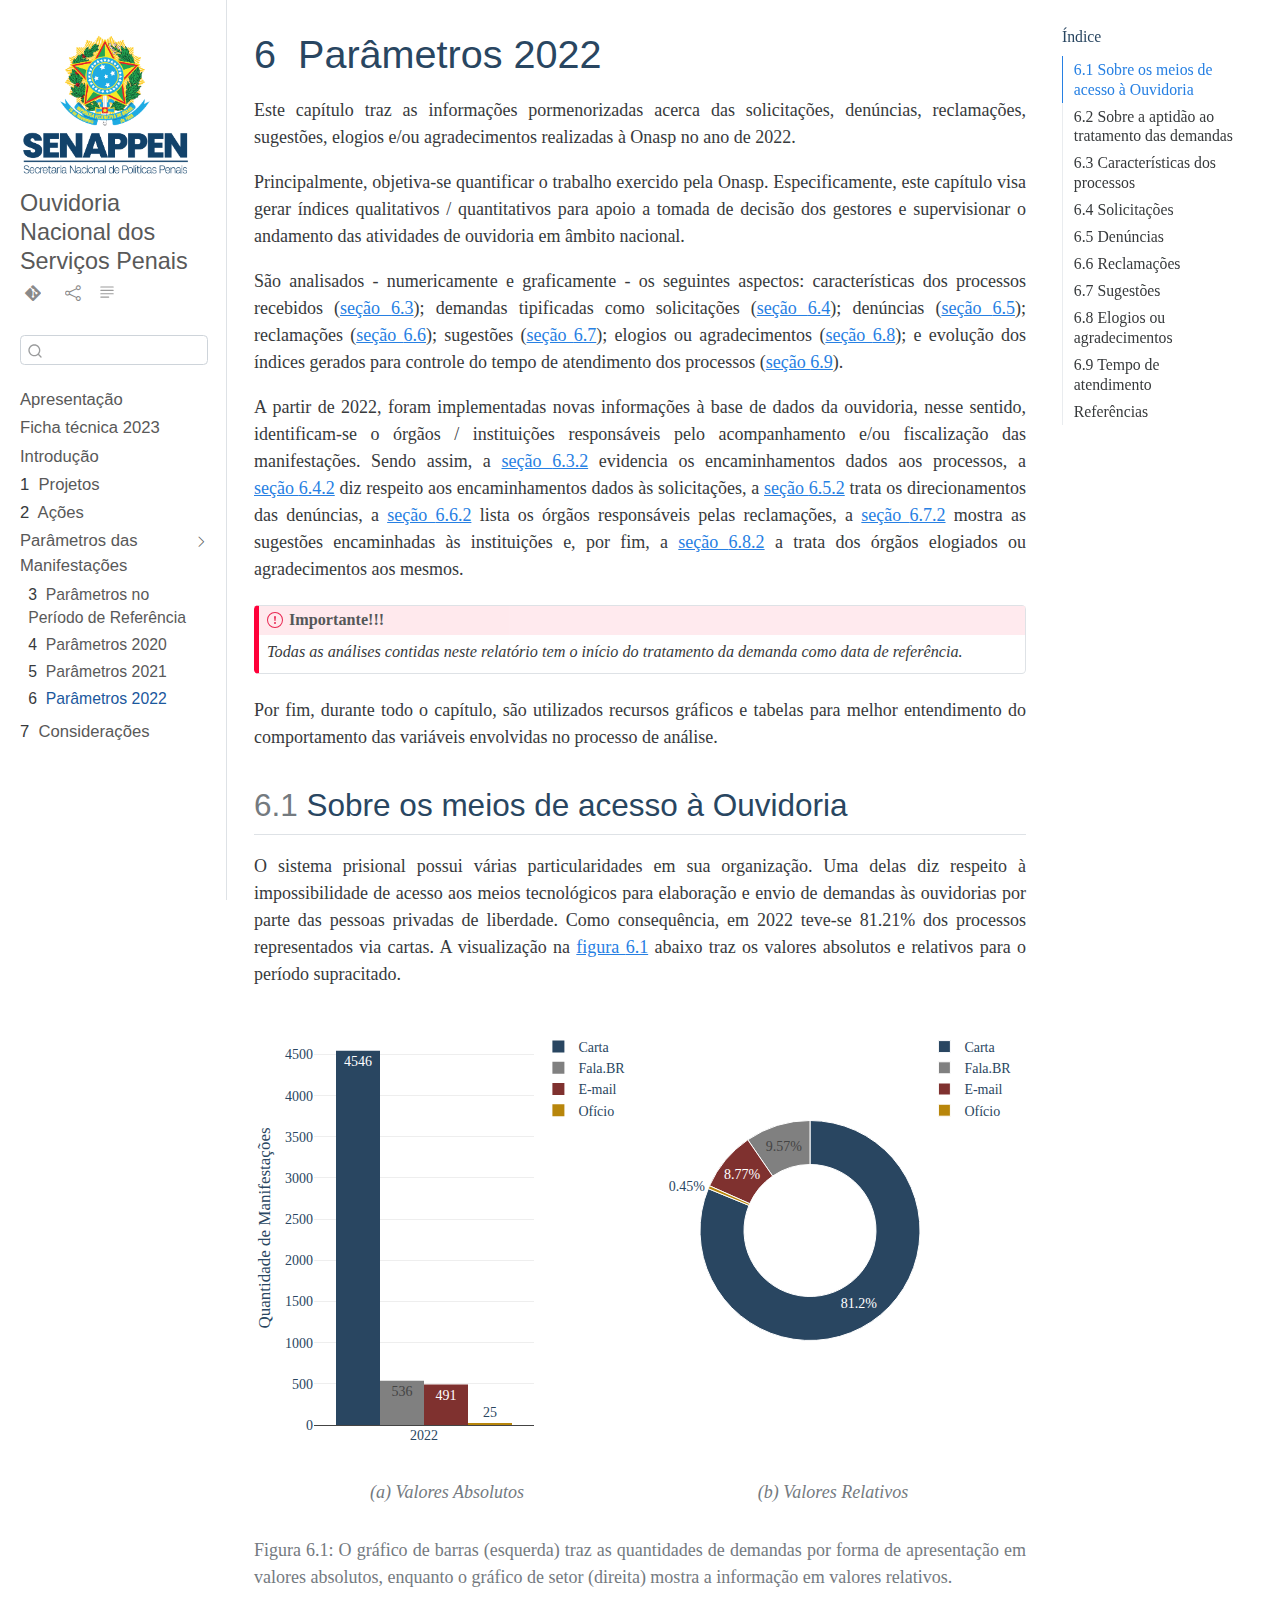
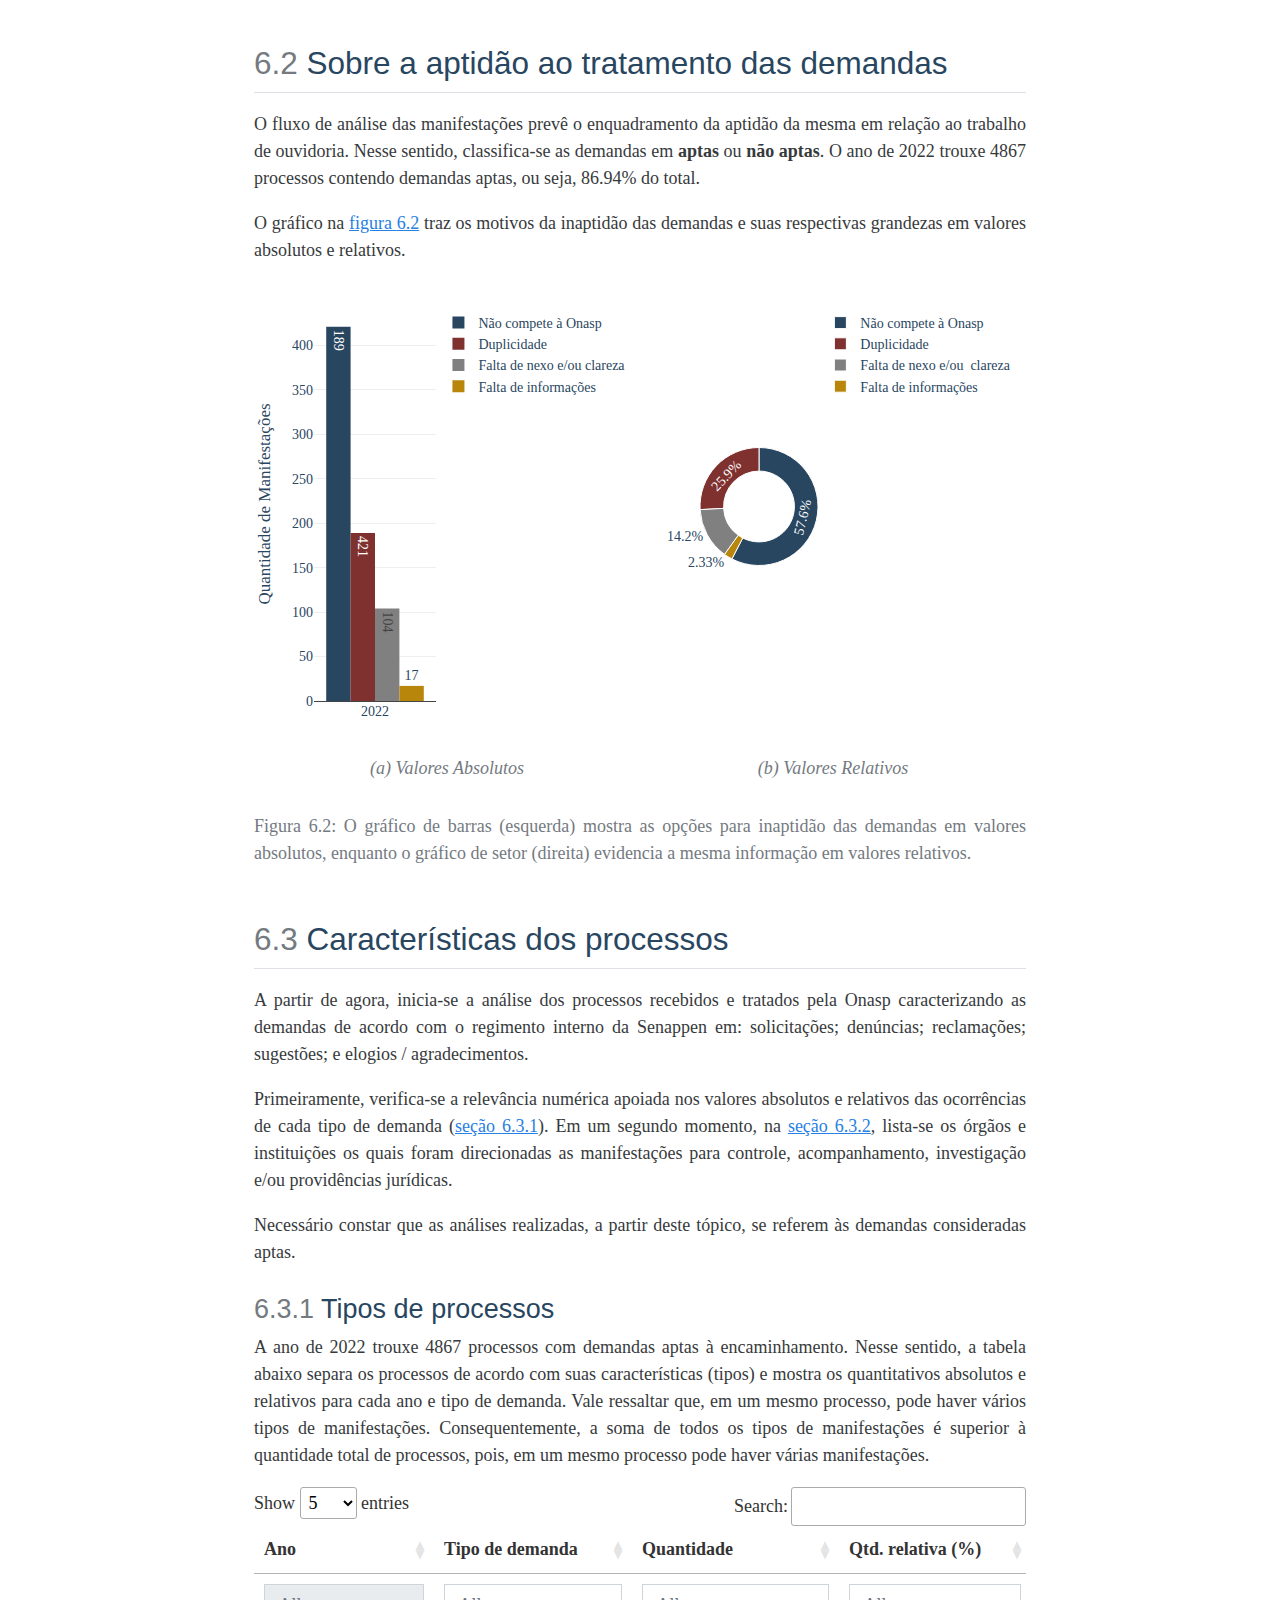
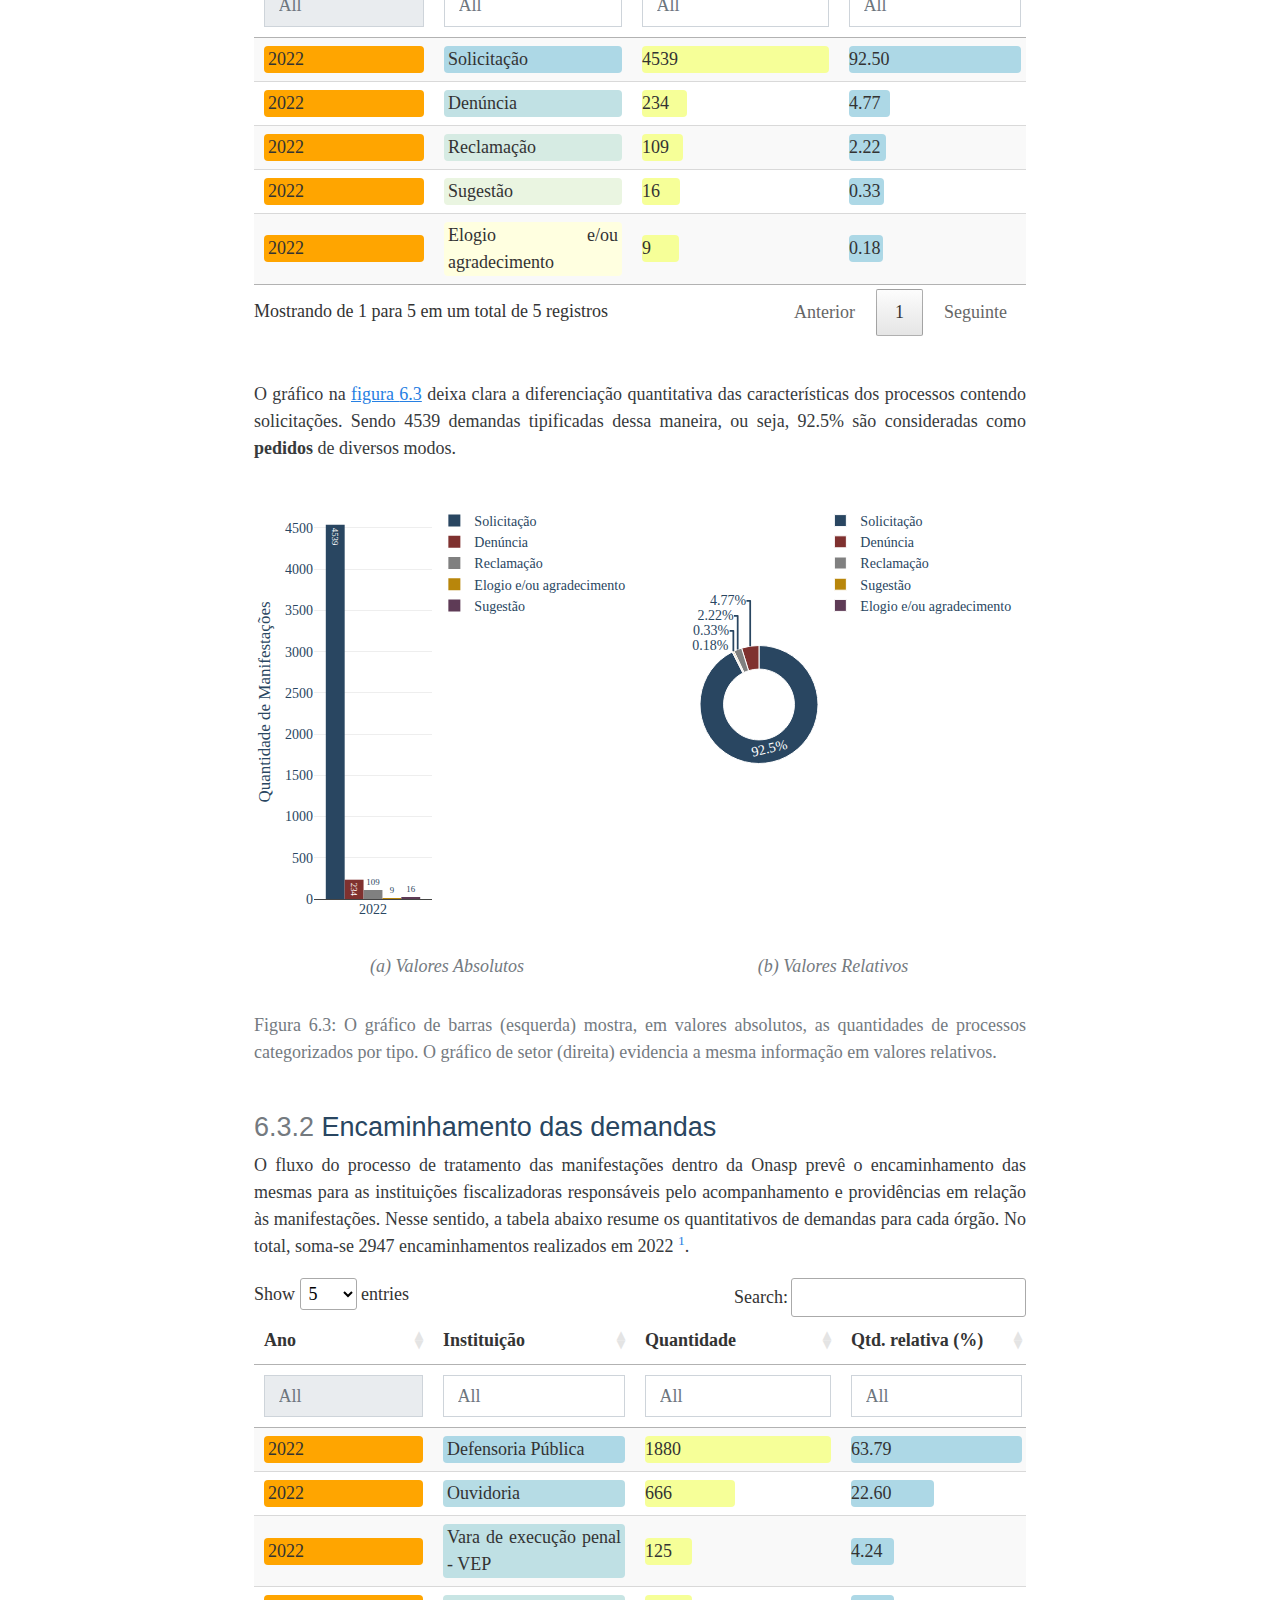
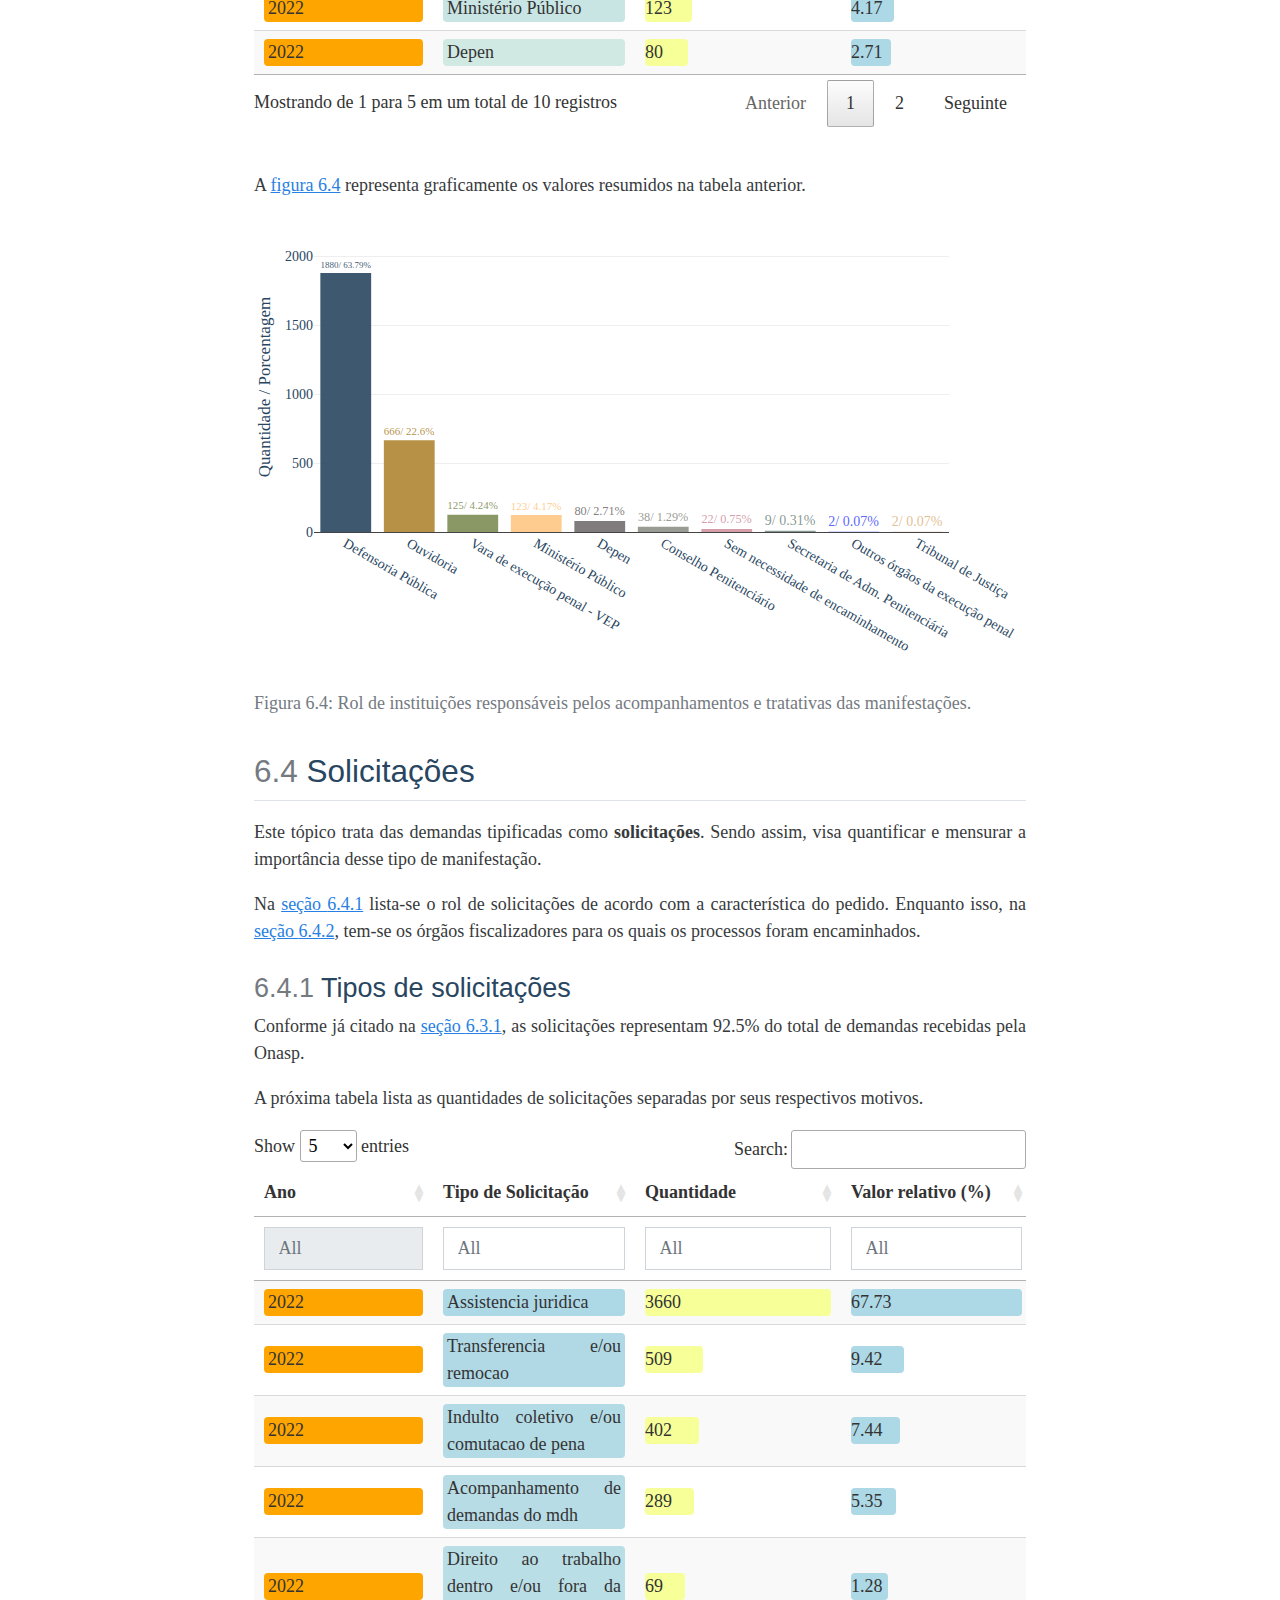
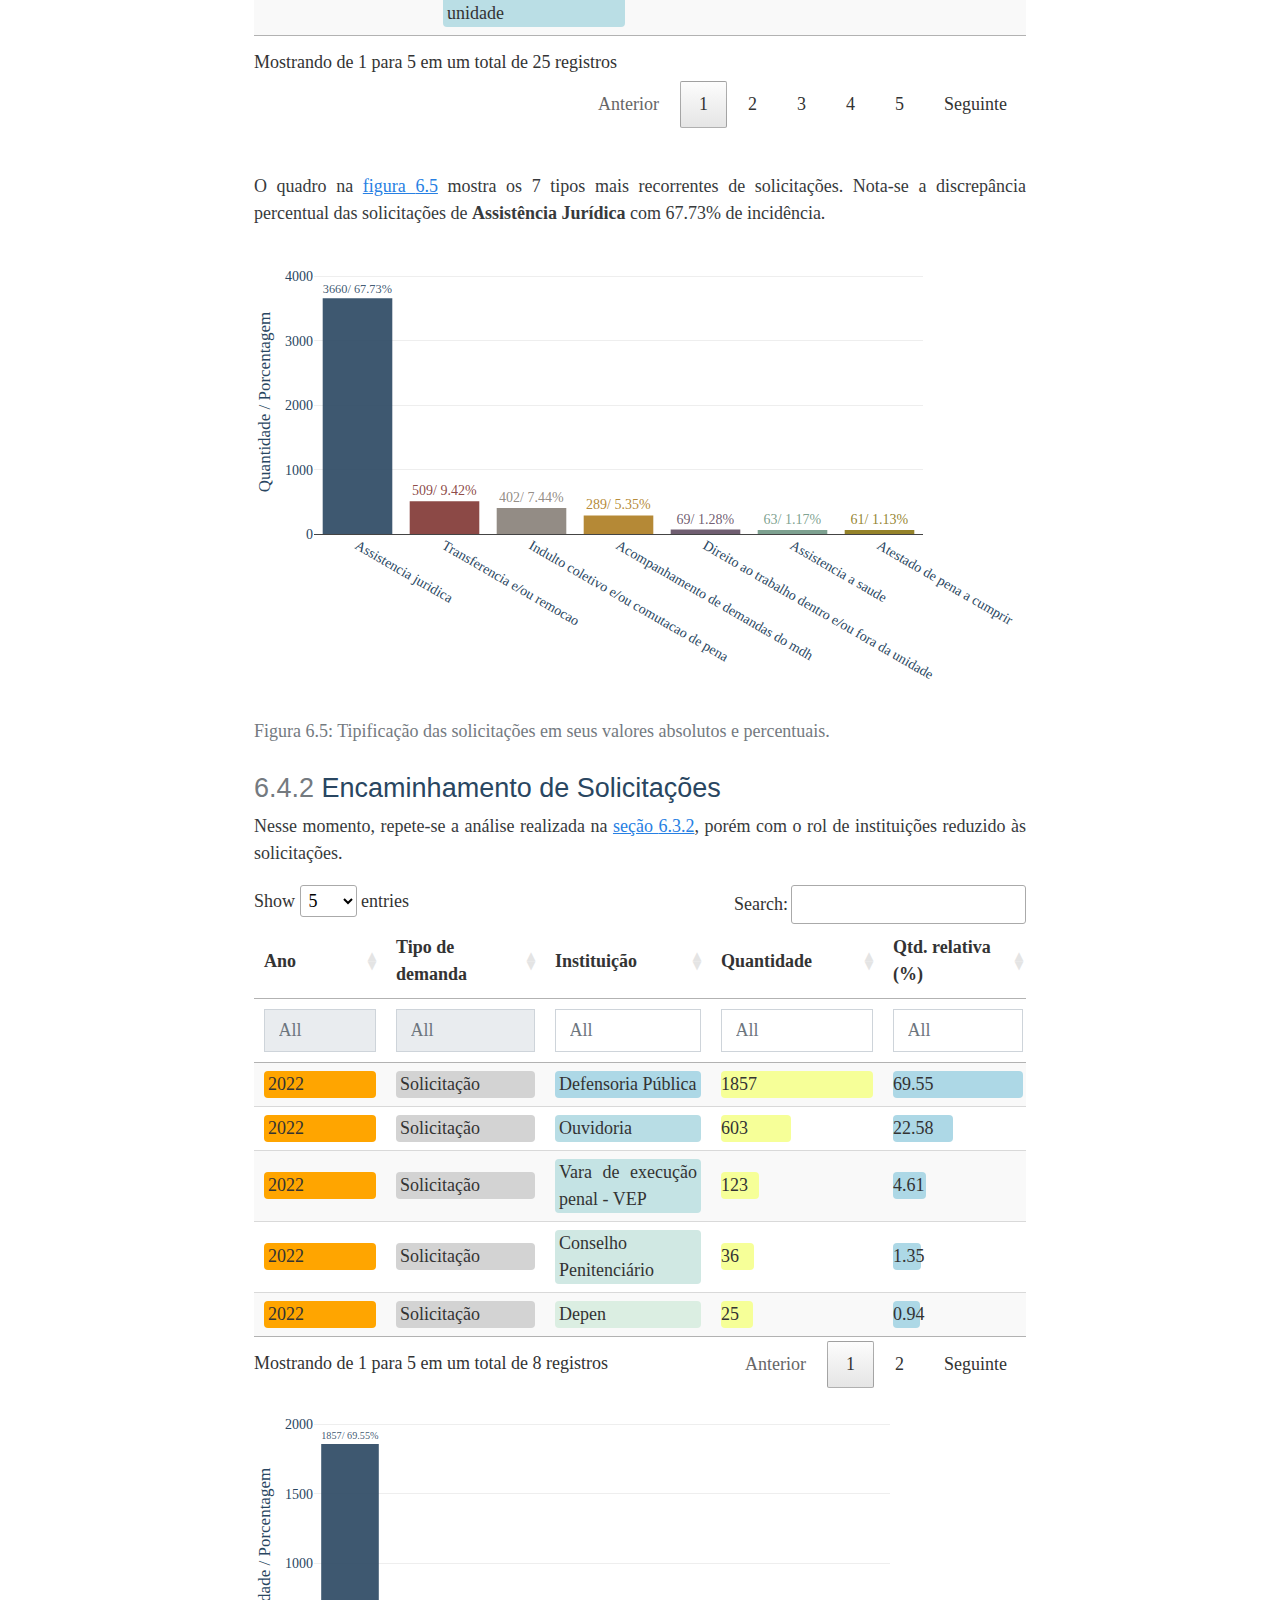
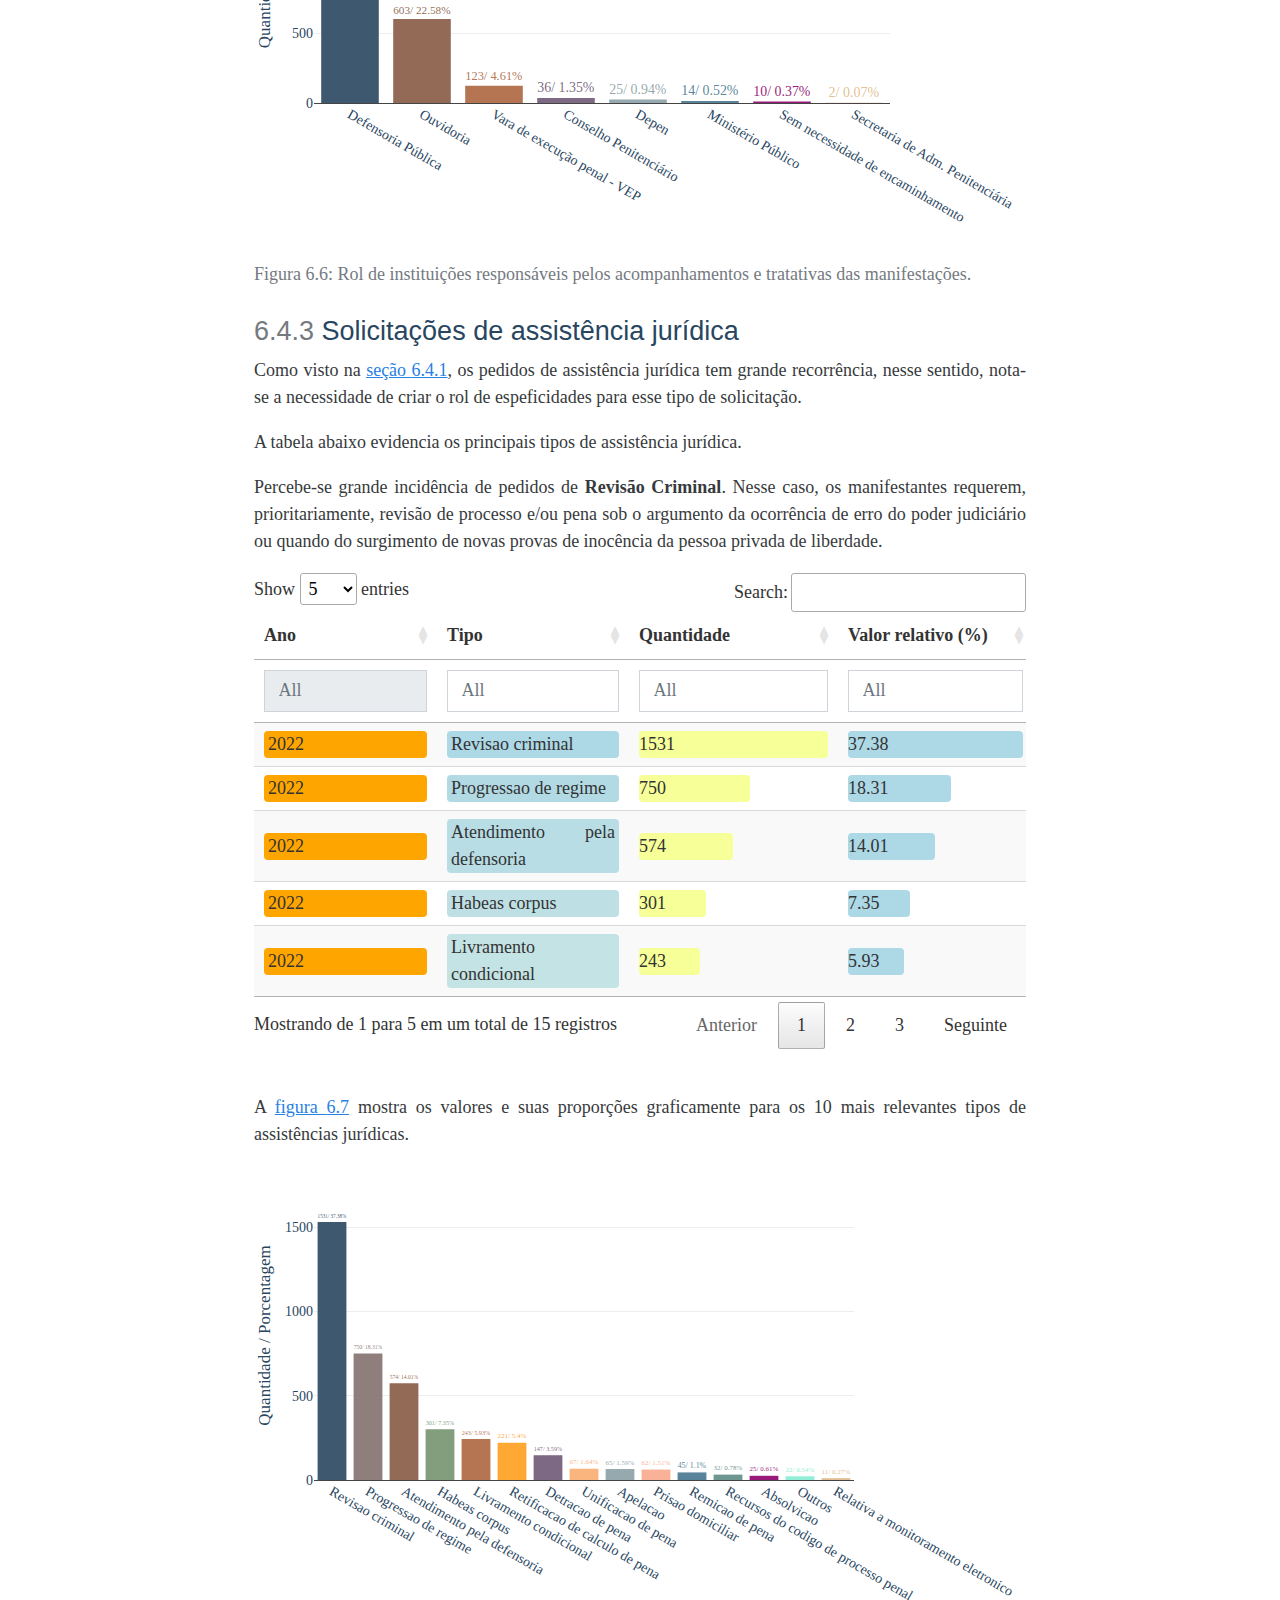
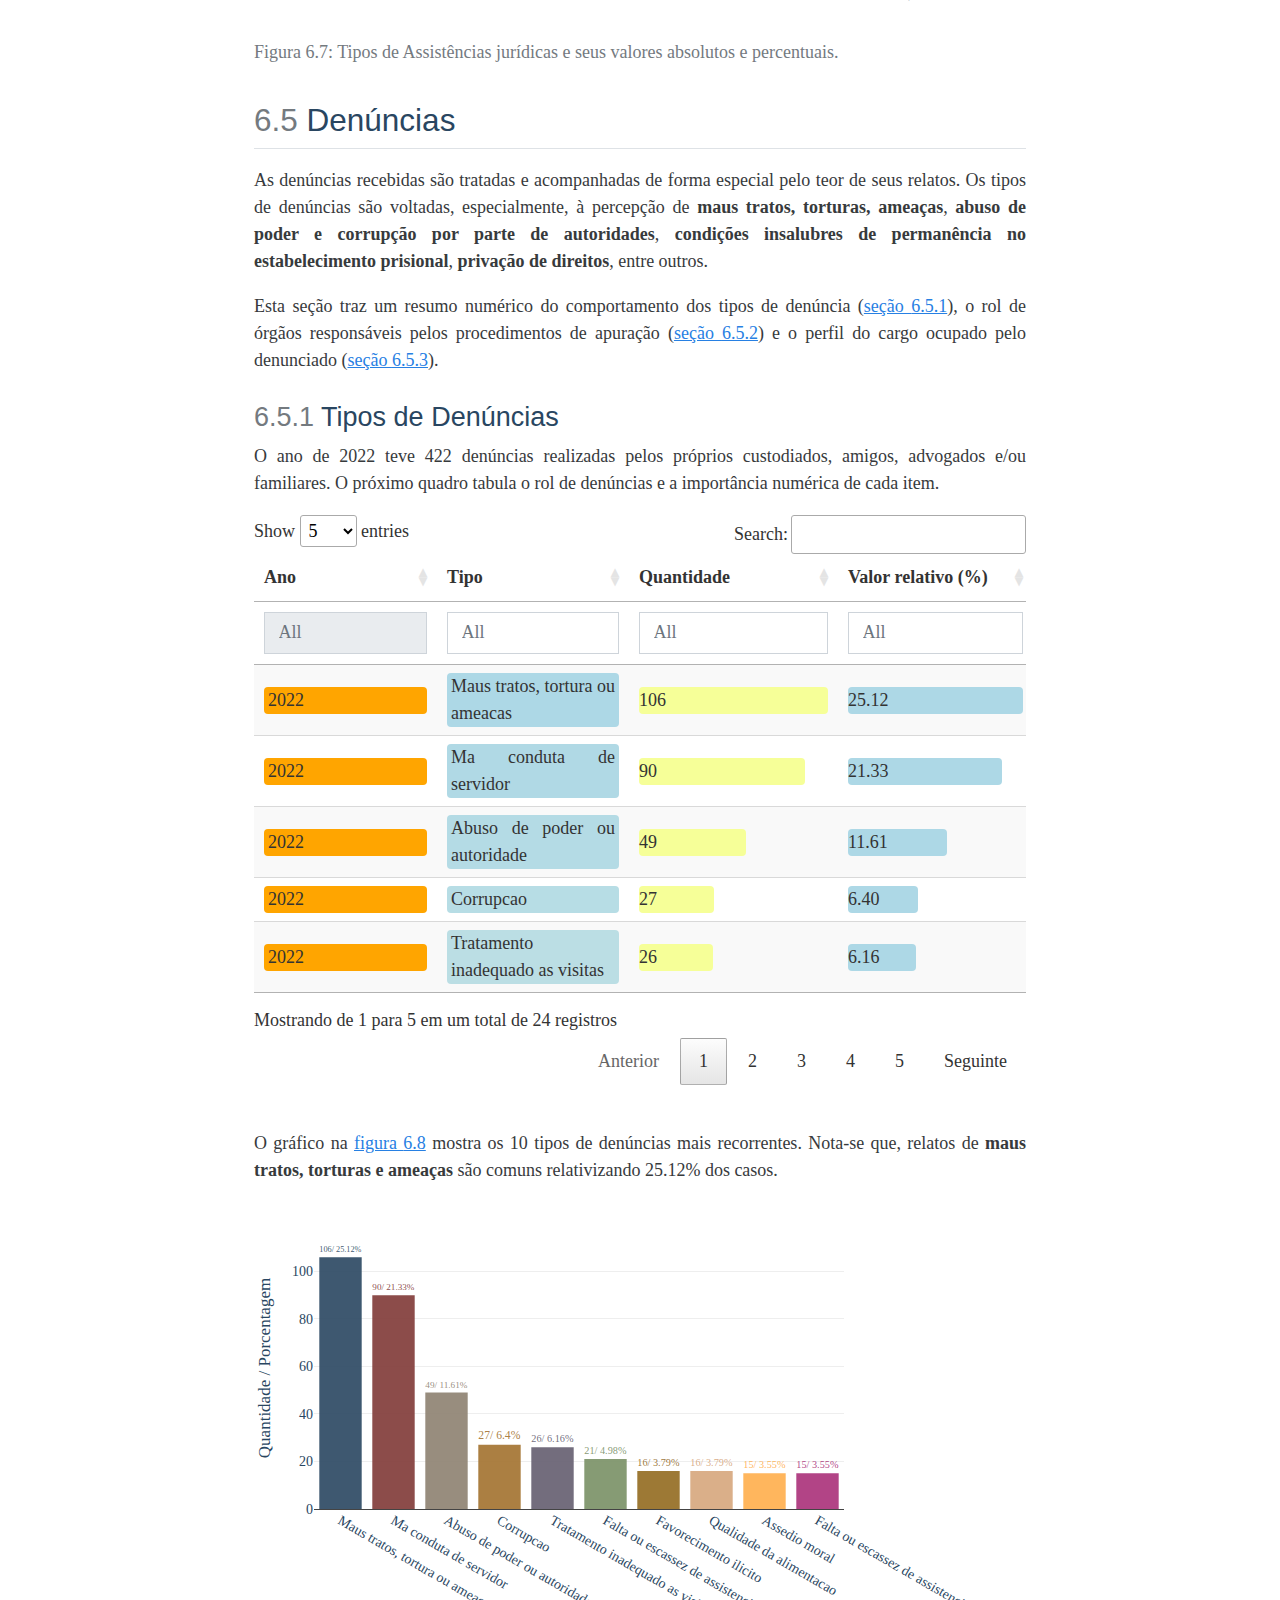
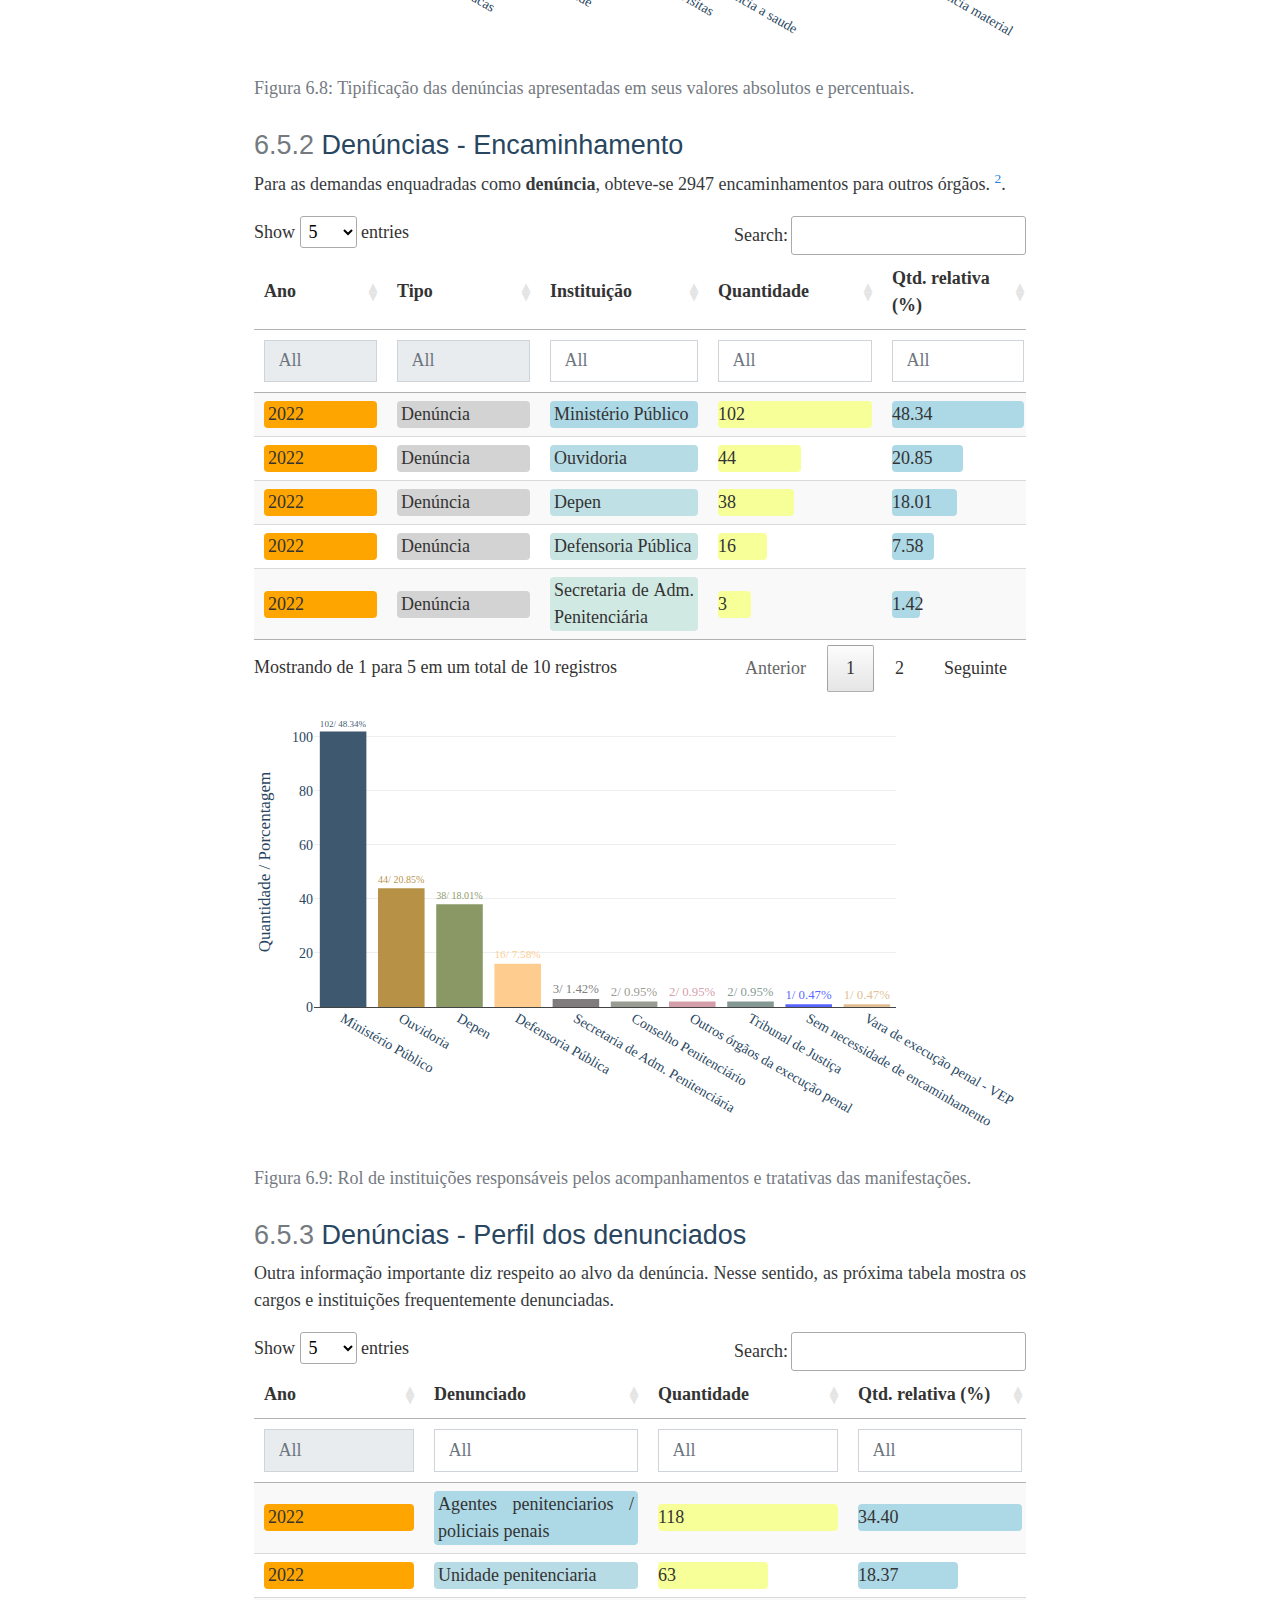
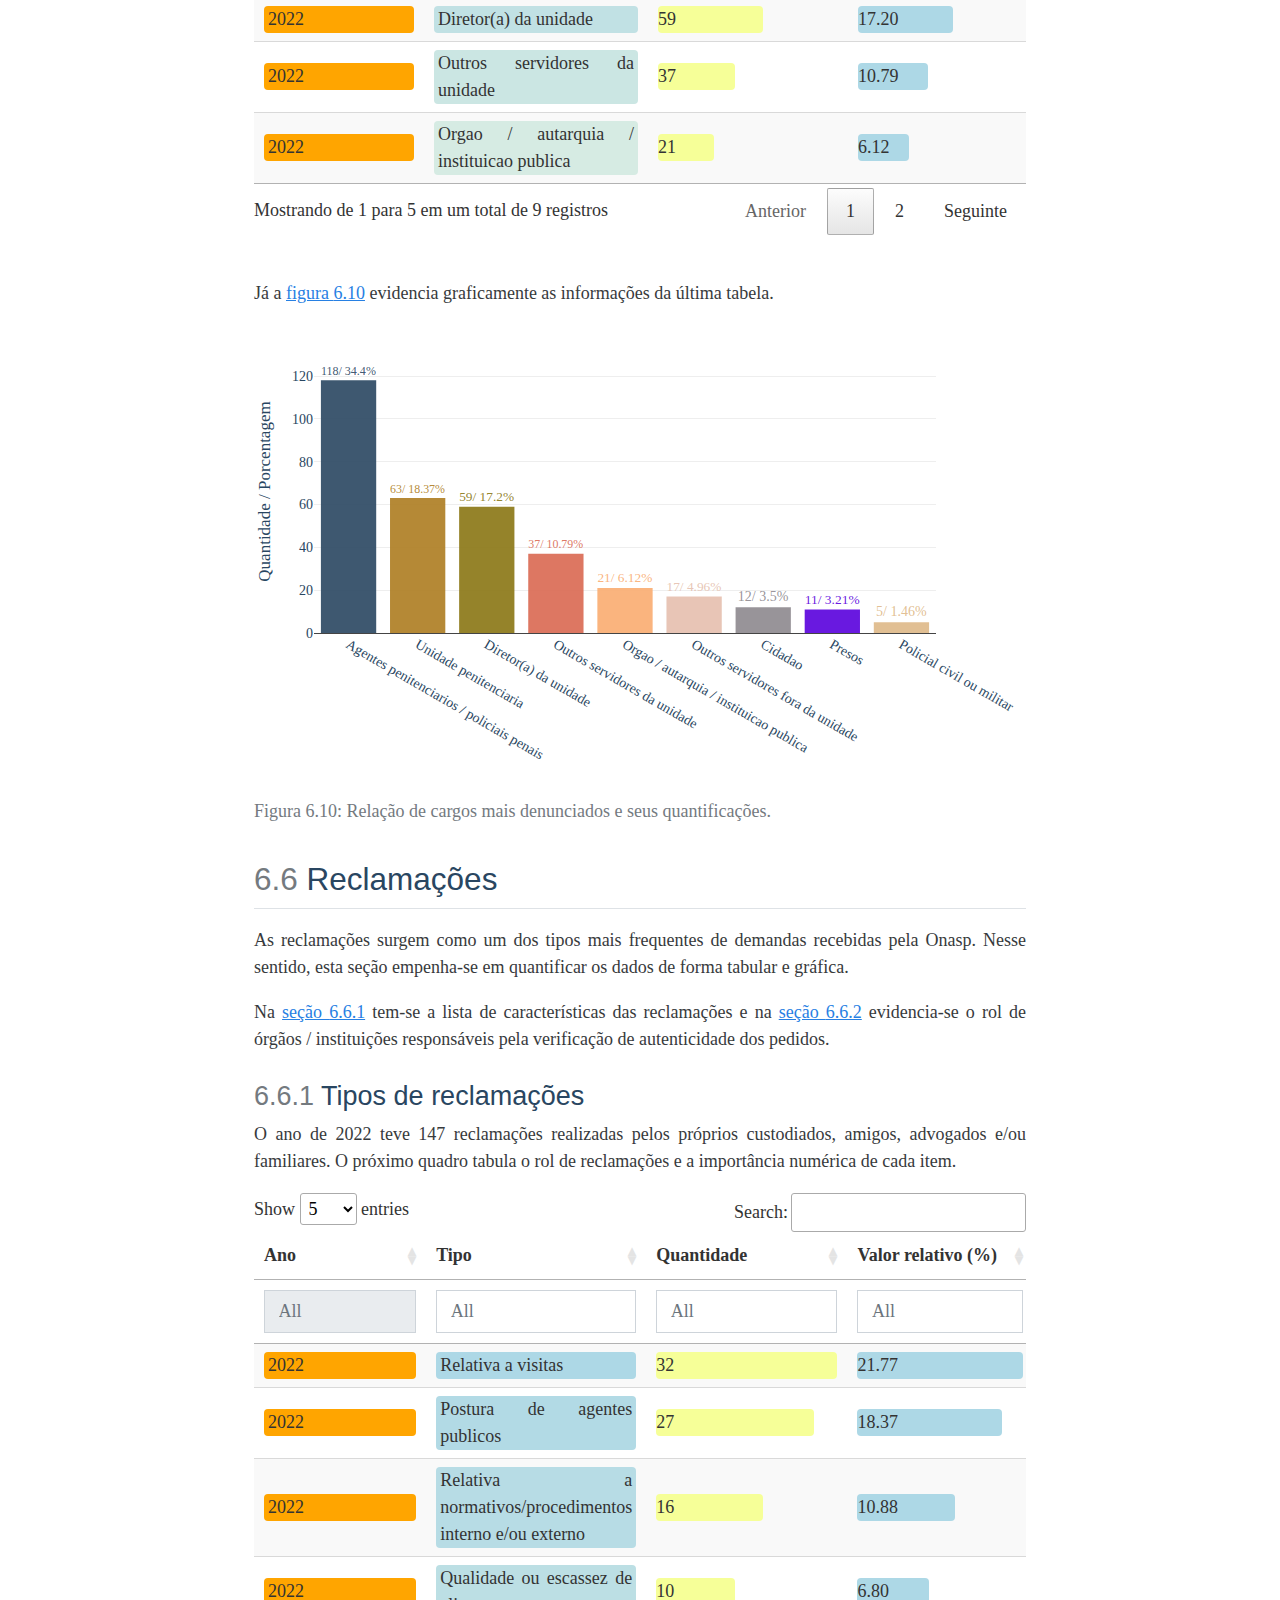
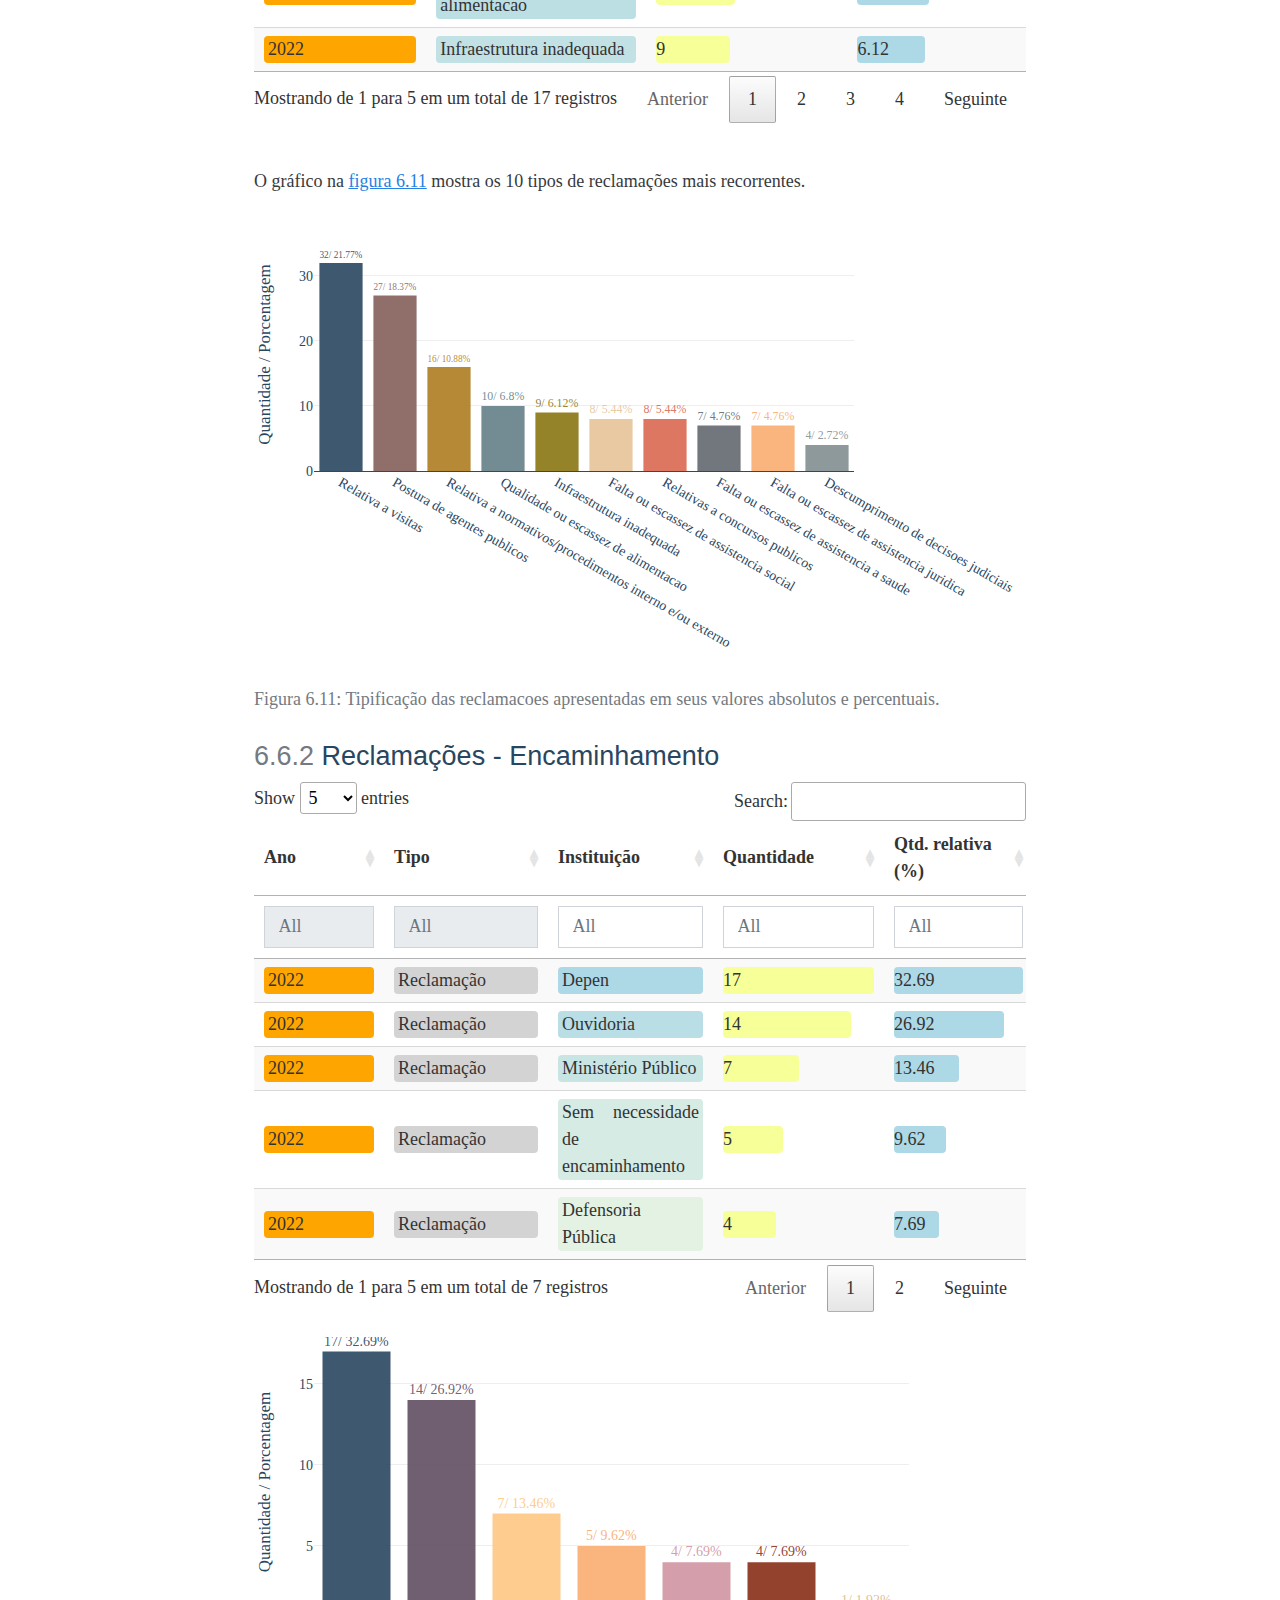
<file: docs/estatisticas_2022.html>
<!DOCTYPE html>
<html xmlns="http://www.w3.org/1999/xhtml" lang="pt" xml:lang="pt"><head>
<meta http-equiv="Content-Type" content="text/html; charset=UTF-8">
<meta charset="utf-8">
<meta name="generator" content="quarto-1.2.335">
<meta name="viewport" content="width=device-width, initial-scale=1.0, user-scalable=yes">
<title>Relatório de Gestão da Ouvidoria Nacional dos Serviços Penais - 6&nbsp; Parâmetros 2022</title>
<style>
code{white-space: pre-wrap;}
span.smallcaps{font-variant: small-caps;}
div.columns{display: flex; gap: min(4vw, 1.5em);}
div.column{flex: auto; overflow-x: auto;}
div.hanging-indent{margin-left: 1.5em; text-indent: -1.5em;}
ul.task-list{list-style: none;}
ul.task-list li input[type="checkbox"] {
  width: 0.8em;
  margin: 0 0.8em 0.2em -1.6em;
  vertical-align: middle;
}
</style>

<script src="site_libs/quarto-nav/quarto-nav.js"></script>
<script src="site_libs/quarto-nav/headroom.min.js"></script>
<script src="site_libs/clipboard/clipboard.min.js"></script>
<script src="site_libs/quarto-search/autocomplete.umd.js"></script>
<script src="site_libs/quarto-search/fuse.min.js"></script>
<script src="site_libs/quarto-search/quarto-search.js"></script>
<meta name="quarto:offset" content="./">
<link href="./consideracoes.html" rel="next">
<link href="./estatisticas_2021.html" rel="prev">
<script src="site_libs/quarto-html/quarto.js"></script>
<script src="site_libs/quarto-html/popper.min.js"></script>
<script src="site_libs/quarto-html/tippy.umd.min.js"></script>
<script src="site_libs/quarto-html/anchor.min.js"></script>
<link href="site_libs/quarto-html/tippy.css" rel="stylesheet">
<link href="site_libs/quarto-html/quarto-syntax-highlighting.css" rel="stylesheet" id="quarto-text-highlighting-styles">
<script src="site_libs/bootstrap/bootstrap.min.js"></script>
<link href="site_libs/bootstrap/bootstrap-icons.css" rel="stylesheet">
<link href="site_libs/bootstrap/bootstrap.min.css" rel="stylesheet" id="quarto-bootstrap" data-mode="light"><script id="quarto-search-options" type="application/json">{
  "location": "sidebar",
  "copy-button": false,
  "collapse-after": 3,
  "panel-placement": "start",
  "type": "textbox",
  "limit": 20,
  "language": {
    "search-no-results-text": "Nenhum resultado",
    "search-matching-documents-text": "documentos correspondentes",
    "search-copy-link-title": "Copiar link para a busca",
    "search-hide-matches-text": "Esconder correspondências adicionais",
    "search-more-match-text": "mais correspondência neste documento",
    "search-more-matches-text": "mais correspondências neste documento",
    "search-clear-button-title": "Limpar",
    "search-detached-cancel-button-title": "Cancelar",
    "search-submit-button-title": "Enviar"
  }
}</script><script src="site_libs/htmlwidgets-1.5.4/htmlwidgets.js"></script><script src="site_libs/plotly-binding-4.10.1/plotly.js"></script><script src="site_libs/typedarray-0.1/typedarray.min.js"></script><script src="site_libs/jquery-3.6.0/jquery-3.6.0.min.js"></script><link href="site_libs/crosstalk-1.2.0/css/crosstalk.min.css" rel="stylesheet">
<script src="site_libs/crosstalk-1.2.0/js/crosstalk.min.js"></script><link href="site_libs/plotly-htmlwidgets-css-2.11.1/plotly-htmlwidgets.css" rel="stylesheet">
<script src="site_libs/plotly-main-2.11.1/plotly-latest.min.js"></script><link href="site_libs/datatables-css-0.0.0/datatables-crosstalk.css" rel="stylesheet">
<script src="site_libs/datatables-binding-0.27/datatables.js"></script><link href="site_libs/dt-core-1.12.1/css/jquery.dataTables.min.css" rel="stylesheet">
<link href="site_libs/dt-core-1.12.1/css/jquery.dataTables.extra.css" rel="stylesheet">
<script src="site_libs/dt-core-1.12.1/js/jquery.dataTables.min.js"></script><link href="site_libs/nouislider-7.0.10/jquery.nouislider.min.css" rel="stylesheet">
<script src="site_libs/nouislider-7.0.10/jquery.nouislider.min.js"></script><link href="site_libs/selectize-0.12.0/selectize.bootstrap3.css" rel="stylesheet">
<script src="site_libs/selectize-0.12.0/selectize.min.js"></script><link rel="stylesheet" href="style.css">
</head>
<body class="nav-sidebar docked">

<div id="quarto-search-results"></div>
  <header id="quarto-header" class="headroom fixed-top"><nav class="quarto-secondary-nav" data-bs-toggle="collapse" data-bs-target="#quarto-sidebar" aria-controls="quarto-sidebar" aria-expanded="false" aria-label="Toggle sidebar navigation" onclick="if (window.quartoToggleHeadroom) { window.quartoToggleHeadroom(); }"><div class="container-fluid d-flex justify-content-between">
      <h1 class="quarto-secondary-nav-title"><span class="chapter-number">6</span>&nbsp; <span class="chapter-title">Parâmetros 2022</span></h1>
      <button type="button" class="quarto-btn-toggle btn" aria-label="Show secondary navigation">
        <i class="bi bi-chevron-right"></i>
      </button>
    </div>
  </nav></header><!-- content --><div id="quarto-content" class="quarto-container page-columns page-rows-contents page-layout-full">
<!-- sidebar -->
  <nav id="quarto-sidebar" class="sidebar collapse sidebar-navigation docked overflow-auto"><div class="pt-lg-2 mt-2 text-left sidebar-header sidebar-header-stacked">
      <a href="./index.html" class="sidebar-logo-link">
      <img src="./images/senappen_brasao.png" alt="" class="sidebar-logo py-0 d-lg-inline d-none"></a>
    <div class="sidebar-title mb-0 py-0">
      <a href="./">Ouvidoria Nacional dos Serviços Penais</a> 
        <div class="sidebar-tools-main tools-wide">
    <a href="" title="" class="sidebar-tool px-1"><i class="bi bi-git"></i></a>
    <a href="https://www.gov.br/depen/pt-br/canais_atendimento/ouvidoria" title="" class="sidebar-tool px-1"><i class="bi bi-"></i></a>
    <a href="" title="Share" id="sidebar-tool-dropdown-0" class="sidebar-tool dropdown-toggle px-1" data-bs-toggle="dropdown" aria-expanded="false"><i class="bi bi-share"></i></a>
    <ul class="dropdown-menu" aria-labelledby="sidebar-tool-dropdown-0">
<li>
          <a class="dropdown-item sidebar-tools-main-item" href="https://twitter.com/intent/tweet?url=%7Curl%7C">
            <i class="bi bi-bi-twitter pe-1"></i>
          Twitter
          </a>
        </li>
        <li>
          <a class="dropdown-item sidebar-tools-main-item" href="https://www.facebook.com/sharer/sharer.php?u=%7Curl%7C">
            <i class="bi bi-bi-facebook pe-1"></i>
          Facebook
          </a>
        </li>
        <li>
          <a class="dropdown-item sidebar-tools-main-item" href="https://www.linkedin.com/sharing/share-offsite/?url=%7Curl%7C">
            <i class="bi bi-bi-linkedin pe-1"></i>
          LinkedIn
          </a>
        </li>
    </ul>
<a href="" class="quarto-reader-toggle sidebar-tool" onclick="window.quartoToggleReader(); return false;" title="Toggle reader mode">
  <div class="quarto-reader-toggle-btn">
  <i class="bi"></i>
  </div>
</a>
</div>
    </div>
      </div>
      <div class="mt-2 flex-shrink-0 align-items-center">
        <div class="sidebar-search">
        <div id="quarto-search" class="" title="Search"></div>
        </div>
      </div>
    <div class="sidebar-menu-container"> 
    <ul class="list-unstyled mt-1">
<li class="sidebar-item">
  <div class="sidebar-item-container"> 
  <a href="./index.html" class="sidebar-item-text sidebar-link">Apresentação</a>
  </div>
</li>
        <li class="sidebar-item">
  <div class="sidebar-item-container"> 
  <a href="./ficha_tecnica2022.html" class="sidebar-item-text sidebar-link">Ficha técnica 2023</a>
  </div>
</li>
        <li class="sidebar-item">
  <div class="sidebar-item-container"> 
  <a href="./introducao.html" class="sidebar-item-text sidebar-link">Introdução</a>
  </div>
</li>
        <li class="sidebar-item">
  <div class="sidebar-item-container"> 
  <a href="./projetos.html" class="sidebar-item-text sidebar-link"><span class="chapter-number">1</span>&nbsp; <span class="chapter-title">Projetos</span></a>
  </div>
</li>
        <li class="sidebar-item">
  <div class="sidebar-item-container"> 
  <a href="./acoes.html" class="sidebar-item-text sidebar-link"><span class="chapter-number">2</span>&nbsp; <span class="chapter-title">Ações</span></a>
  </div>
</li>
        <li class="sidebar-item sidebar-item-section">
      <div class="sidebar-item-container"> 
            <a href="./tratamento_demandas.html" class="sidebar-item-text sidebar-link">Parâmetros das Manifestações</a>
          <a class="sidebar-item-toggle text-start" data-bs-toggle="collapse" data-bs-target="#quarto-sidebar-section-1" aria-expanded="true">
            <i class="bi bi-chevron-right ms-2"></i>
          </a> 
      </div>
      <ul id="quarto-sidebar-section-1" class="collapse list-unstyled sidebar-section depth1 show">
<li class="sidebar-item">
  <div class="sidebar-item-container"> 
  <a href="./estatisticas_anuais.html" class="sidebar-item-text sidebar-link"><span class="chapter-number">3</span>&nbsp; <span class="chapter-title">Parâmetros no Período de Referência</span></a>
  </div>
</li>
          <li class="sidebar-item">
  <div class="sidebar-item-container"> 
  <a href="./estatisticas_2020.html" class="sidebar-item-text sidebar-link"><span class="chapter-number">4</span>&nbsp; <span class="chapter-title">Parâmetros 2020</span></a>
  </div>
</li>
          <li class="sidebar-item">
  <div class="sidebar-item-container"> 
  <a href="./estatisticas_2021.html" class="sidebar-item-text sidebar-link"><span class="chapter-number">5</span>&nbsp; <span class="chapter-title">Parâmetros 2021</span></a>
  </div>
</li>
          <li class="sidebar-item">
  <div class="sidebar-item-container"> 
  <a href="./estatisticas_2022.html" class="sidebar-item-text sidebar-link active"><span class="chapter-number">6</span>&nbsp; <span class="chapter-title">Parâmetros 2022</span></a>
  </div>
</li>
      </ul>
</li>
        <li class="sidebar-item">
  <div class="sidebar-item-container"> 
  <a href="./consideracoes.html" class="sidebar-item-text sidebar-link"><span class="chapter-number">7</span>&nbsp; <span class="chapter-title">Considerações</span></a>
  </div>
</li>
    </ul>
</div>
</nav><!-- margin-sidebar --><div id="quarto-margin-sidebar" class="sidebar margin-sidebar">
        <nav id="TOC" role="doc-toc" class="toc-active"><h2 id="toc-title">Índice</h2>
   
  <ul>
<li><a href="#sec-meios-acesso-ouvidoria-2022" id="toc-sec-meios-acesso-ouvidoria-2022" class="nav-link active" data-scroll-target="#sec-meios-acesso-ouvidoria-2022"><span class="toc-section-number">6.1</span>  Sobre os meios de acesso à Ouvidoria</a></li>
  <li><a href="#sec-aptidao-2022" id="toc-sec-aptidao-2022" class="nav-link" data-scroll-target="#sec-aptidao-2022"><span class="toc-section-number">6.2</span>  Sobre a aptidão ao tratamento das demandas</a></li>
  <li>
<a href="#sec-caracteristicas-processos-2022" id="toc-sec-caracteristicas-processos-2022" class="nav-link" data-scroll-target="#sec-caracteristicas-processos-2022"><span class="toc-section-number">6.3</span>  Características dos processos</a>
  <ul class="collapse">
<li><a href="#sec-tipos-processos-2022" id="toc-sec-tipos-processos-2022" class="nav-link" data-scroll-target="#sec-tipos-processos-2022"><span class="toc-section-number">6.3.1</span>  Tipos de processos</a></li>
  <li><a href="#sec-tipos-demandas-encaminhamento-2022" id="toc-sec-tipos-demandas-encaminhamento-2022" class="nav-link" data-scroll-target="#sec-tipos-demandas-encaminhamento-2022"><span class="toc-section-number">6.3.2</span>  Encaminhamento das demandas</a></li>
  </ul>
</li>
  <li>
<a href="#sec-solicitacoes-2022" id="toc-sec-solicitacoes-2022" class="nav-link" data-scroll-target="#sec-solicitacoes-2022"><span class="toc-section-number">6.4</span>  Solicitações</a>
  <ul class="collapse">
<li><a href="#sec-tipos-solicitacoes-2022" id="toc-sec-tipos-solicitacoes-2022" class="nav-link" data-scroll-target="#sec-tipos-solicitacoes-2022"><span class="toc-section-number">6.4.1</span>  Tipos de solicitações</a></li>
  <li><a href="#sec-encaminhamento-solicitacoes-2022" id="toc-sec-encaminhamento-solicitacoes-2022" class="nav-link" data-scroll-target="#sec-encaminhamento-solicitacoes-2022"><span class="toc-section-number">6.4.2</span>  Encaminhamento de Solicitações</a></li>
  <li><a href="#sec-assistencia-juridica-2022" id="toc-sec-assistencia-juridica-2022" class="nav-link" data-scroll-target="#sec-assistencia-juridica-2022"><span class="toc-section-number">6.4.3</span>  Solicitações de assistência jurídica</a></li>
  </ul>
</li>
  <li>
<a href="#sec-denuncias-2022" id="toc-sec-denuncias-2022" class="nav-link" data-scroll-target="#sec-denuncias-2022"><span class="toc-section-number">6.5</span>  Denúncias</a>
  <ul class="collapse">
<li><a href="#sec-tipos-denuncias-2022" id="toc-sec-tipos-denuncias-2022" class="nav-link" data-scroll-target="#sec-tipos-denuncias-2022"><span class="toc-section-number">6.5.1</span>  Tipos de Denúncias</a></li>
  <li><a href="#sec-denuncias-encaminhamento-2022" id="toc-sec-denuncias-encaminhamento-2022" class="nav-link" data-scroll-target="#sec-denuncias-encaminhamento-2022"><span class="toc-section-number">6.5.2</span>  Denúncias - Encaminhamento</a></li>
  <li><a href="#sec-denuncias-denunciado-2022" id="toc-sec-denuncias-denunciado-2022" class="nav-link" data-scroll-target="#sec-denuncias-denunciado-2022"><span class="toc-section-number">6.5.3</span>  Denúncias - Perfil dos denunciados</a></li>
  </ul>
</li>
  <li>
<a href="#sec-reclamacoes-2022" id="toc-sec-reclamacoes-2022" class="nav-link" data-scroll-target="#sec-reclamacoes-2022"><span class="toc-section-number">6.6</span>  Reclamações</a>
  <ul class="collapse">
<li><a href="#sec-tipos-reclamacoes-2022" id="toc-sec-tipos-reclamacoes-2022" class="nav-link" data-scroll-target="#sec-tipos-reclamacoes-2022"><span class="toc-section-number">6.6.1</span>  Tipos de reclamações</a></li>
  <li><a href="#sec-reclamacoes-encaminhamento-2022" id="toc-sec-reclamacoes-encaminhamento-2022" class="nav-link" data-scroll-target="#sec-reclamacoes-encaminhamento-2022"><span class="toc-section-number">6.6.2</span>  Reclamações - Encaminhamento</a></li>
  </ul>
</li>
  <li>
<a href="#sec-sugestoes-2022" id="toc-sec-sugestoes-2022" class="nav-link" data-scroll-target="#sec-sugestoes-2022"><span class="toc-section-number">6.7</span>  Sugestões</a>
  <ul class="collapse">
<li><a href="#sec-tipos-sugestoes-2022" id="toc-sec-tipos-sugestoes-2022" class="nav-link" data-scroll-target="#sec-tipos-sugestoes-2022"><span class="toc-section-number">6.7.1</span>  Tipos de Sugestões</a></li>
  <li><a href="#sec-encaminhamento-sugestoes-2022" id="toc-sec-encaminhamento-sugestoes-2022" class="nav-link" data-scroll-target="#sec-encaminhamento-sugestoes-2022"><span class="toc-section-number">6.7.2</span>  Sugestões- Encaminhamento</a></li>
  </ul>
</li>
  <li>
<a href="#sec-elogios-2022" id="toc-sec-elogios-2022" class="nav-link" data-scroll-target="#sec-elogios-2022"><span class="toc-section-number">6.8</span>  Elogios ou agradecimentos</a>
  <ul class="collapse">
<li><a href="#sec-tipos-elogios-2022" id="toc-sec-tipos-elogios-2022" class="nav-link" data-scroll-target="#sec-tipos-elogios-2022"><span class="toc-section-number">6.8.1</span>  Tipos de elogios ou agradecimentos</a></li>
  <li><a href="#sec-elogios-encaminhamento-2022" id="toc-sec-elogios-encaminhamento-2022" class="nav-link" data-scroll-target="#sec-elogios-encaminhamento-2022"><span class="toc-section-number">6.8.2</span>  Elogios ou agradecimentos - Encaminhamento</a></li>
  </ul>
</li>
  <li>
<a href="#sec-tempos-2022" id="toc-sec-tempos-2022" class="nav-link" data-scroll-target="#sec-tempos-2022"><span class="toc-section-number">6.9</span>  Tempo de atendimento</a>
  <ul class="collapse">
<li><a href="#sec-tempo-medio-2022" id="toc-sec-tempo-medio-2022" class="nav-link" data-scroll-target="#sec-tempo-medio-2022"><span class="toc-section-number">6.9.1</span>  Médias dos tempos de atendimento</a></li>
  <li><a href="#sec-tempo-mediano-2022" id="toc-sec-tempo-mediano-2022" class="nav-link" data-scroll-target="#sec-tempo-mediano-2022"><span class="toc-section-number">6.9.2</span>  Medianas dos tempos de atendimento</a></li>
  </ul>
</li>
  <li><a href="#refer%C3%AAncias" id="toc-referências" class="nav-link" data-scroll-target="#refer%C3%AAncias">Referências</a></li>
  </ul></nav>
    </div>
<!-- main -->
<main class="content column-body" id="quarto-document-content"><header id="title-block-header" class="quarto-title-block default"><div class="quarto-title">
<h1 class="title"><span id="sec-dados-ouvidoria-2022" class="quarto-section-identifier d-none d-lg-block"><span class="chapter-number">6</span>&nbsp; <span class="chapter-title">Parâmetros 2022</span></span></h1>
</div>



<div class="quarto-title-meta">

    
  
    
  </div>
  

</header><div class="cell" data-layout-align="center">

</div>
<p>Este capítulo traz as informações pormenorizadas acerca das solicitações, denúncias, reclamações, sugestões, elogios e/ou agradecimentos realizadas à Onasp no ano de 2022.</p>
<p>Principalmente, objetiva-se quantificar o trabalho exercido pela Onasp. Especificamente, este capítulo visa gerar índices qualitativos / quantitativos para apoio a tomada de decisão dos gestores e supervisionar o andamento das atividades de ouvidoria em âmbito nacional.</p>
<p>São analisados - numericamente e graficamente - os seguintes aspectos: características dos processos recebidos (<a href="#sec-caracteristicas-processos-2022">seção&nbsp;<span>6.3</span></a>); demandas tipificadas como solicitações (<a href="#sec-solicitacoes-2022">seção&nbsp;<span>6.4</span></a>); denúncias (<a href="#sec-denuncias-2022">seção&nbsp;<span>6.5</span></a>); reclamações (<a href="#sec-reclamacoes-2022">seção&nbsp;<span>6.6</span></a>); sugestões (<a href="#sec-sugestoes-2022">seção&nbsp;<span>6.7</span></a>); elogios ou agradecimentos (<a href="#sec-elogios-2022">seção&nbsp;<span>6.8</span></a>); e evolução dos índices gerados para controle do tempo de atendimento dos processos (<a href="#sec-tempos-2022">seção&nbsp;<span>6.9</span></a>).</p>
<p>A partir de 2022, foram implementadas novas informações à base de dados da ouvidoria, nesse sentido, identificam-se o órgãos / instituições responsáveis pelo acompanhamento e/ou fiscalização das manifestações. Sendo assim, a <a href="#sec-tipos-demandas-encaminhamento-2022">seção&nbsp;<span>6.3.2</span></a> evidencia os encaminhamentos dados aos processos, a <a href="#sec-encaminhamento-solicitacoes-2022">seção&nbsp;<span>6.4.2</span></a> diz respeito aos encaminhamentos dados às solicitações, a <a href="#sec-denuncias-encaminhamento-2022">seção&nbsp;<span>6.5.2</span></a> trata os direcionamentos das denúncias, a <a href="#sec-reclamacoes-encaminhamento-2022">seção&nbsp;<span>6.6.2</span></a> lista os órgãos responsáveis pelas reclamações, a <a href="#sec-encaminhamento-sugestoes-2022">seção&nbsp;<span>6.7.2</span></a> mostra as sugestões encaminhadas às instituições e, por fim, a <a href="#sec-elogios-encaminhamento-2022">seção&nbsp;<span>6.8.2</span></a> a trata dos órgãos elogiados ou agradecimentos aos mesmos.</p>
<div class="callout-important callout callout-style-default callout-captioned">
<div class="callout-header d-flex align-content-center">
<div class="callout-icon-container">
<i class="callout-icon"></i>
</div>
<div class="callout-caption-container flex-fill">
Importante!!!
</div>
</div>
<div class="callout-body-container callout-body">
<p><em>Todas as análises contidas neste relatório tem o início do tratamento da demanda como data de referência.</em></p>
</div>
</div>
<p>Por fim, durante todo o capítulo, são utilizados recursos gráficos e tabelas para melhor entendimento do comportamento das variáveis envolvidas no processo de análise.</p>
<section id="sec-meios-acesso-ouvidoria-2022" class="level2" data-number="6.1"><h2 data-number="6.1" class="anchored" data-anchor-id="sec-meios-acesso-ouvidoria-2022">
<span class="header-section-number">6.1</span> Sobre os meios de acesso à Ouvidoria</h2>
<div class="cell" data-layout-align="center">

</div>
<p>O sistema prisional possui várias particularidades em sua organização. Uma delas diz respeito à impossibilidade de acesso aos meios tecnológicos para elaboração e envio de demandas às ouvidorias por parte das pessoas privadas de liberdade. Como consequência, em 2022 teve-se 81.21% dos processos representados via cartas. A visualização na <a href="#fig-apresentacao-2022">figura&nbsp;<span>6.1</span></a> abaixo traz os valores absolutos e relativos para o período supracitado.</p>
<div id="fig-apresentacao-2022" class="cell quarto-layout-panel">
<figure class="figure"><div class="quarto-layout-row quarto-layout-valign-top">
<div id="fig-apresentacao-2022-1" class="quarto-figure quarto-figure-center anchored" style="flex-basis: 50.0%;justify-content: center;">
<figure class="figure"><div id="htmlwidget-da45d32842dd38ae118b" style="width:100%;height:464px;" class="plotly html-widget"></div>
<script type="application/json" data-for="htmlwidget-da45d32842dd38ae118b">{"x":{"visdat":{"44fcec6476":["function () ","plotlyVisDat"]},"cur_data":"44fcec6476","attrs":{"44fcec6476":{"x":{},"y":{},"text":{},"textposition":"auto","marker":{"color":"#294661"},"name":"Carta","alpha":0.7,"alpha_stroke":1,"sizes":[10,100],"spans":[1,20],"type":"bar"},"44fcec6476.1":{"x":{},"y":{},"text":{},"textposition":"auto","marker":{"color":"#808080"},"name":"Fala.BR","alpha":0.7,"alpha_stroke":1,"sizes":[10,100],"spans":[1,20],"type":"bar","inherit":true},"44fcec6476.2":{"x":{},"y":{},"text":{},"textposition":"auto","marker":{"color":"#7F312F"},"name":"E-mail","alpha":0.7,"alpha_stroke":1,"sizes":[10,100],"spans":[1,20],"type":"bar","inherit":true},"44fcec6476.3":{"x":{},"y":{},"text":{},"textposition":"auto","marker":{"color":"#B8860B"},"name":"Ofício","alpha":0.7,"alpha_stroke":1,"sizes":[10,100],"spans":[1,20],"type":"bar","inherit":true}},"layout":{"margin":{"b":40,"l":60,"t":25,"r":10},"uniformtext":{"minsize":8,"mode":"hide"},"font":{"family":"Calibri","color":"#294661","size":14},"xaxis":{"domain":[0,1],"automargin":true,"title":"","type":"category","categoryorder":"array","categoryarray":["2022"]},"yaxis":{"domain":[0,1],"automargin":true,"title":"Quantidade de Manifestações"},"legend":{"orientation":"v"},"hovermode":"closest","showlegend":true},"source":"A","config":{"modeBarButtonsToAdd":["hoverclosest","hovercompare"],"showSendToCloud":false},"data":[{"x":["2022"],"y":[4546],"text":4546,"textposition":"auto","marker":{"color":"#294661","line":{"color":"rgba(31,119,180,1)"}},"name":"Carta","type":"bar","error_y":{"color":"rgba(31,119,180,0.7)"},"error_x":{"color":"rgba(31,119,180,0.7)"},"xaxis":"x","yaxis":"y","frame":null},{"x":["2022"],"y":[536],"text":536,"textposition":"auto","marker":{"color":"#808080","line":{"color":"rgba(255,127,14,1)"}},"name":"Fala.BR","type":"bar","error_y":{"color":"rgba(255,127,14,0.7)"},"error_x":{"color":"rgba(255,127,14,0.7)"},"xaxis":"x","yaxis":"y","frame":null},{"x":["2022"],"y":[491],"text":491,"textposition":"auto","marker":{"color":"#7F312F","line":{"color":"rgba(44,160,44,1)"}},"name":"E-mail","type":"bar","error_y":{"color":"rgba(44,160,44,0.7)"},"error_x":{"color":"rgba(44,160,44,0.7)"},"xaxis":"x","yaxis":"y","frame":null},{"x":["2022"],"y":[25],"text":25,"textposition":"auto","marker":{"color":"#B8860B","line":{"color":"rgba(214,39,40,1)"}},"name":"Ofício","type":"bar","error_y":{"color":"rgba(214,39,40,0.7)"},"error_x":{"color":"rgba(214,39,40,0.7)"},"xaxis":"x","yaxis":"y","frame":null}],"highlight":{"on":"plotly_click","persistent":false,"dynamic":false,"selectize":false,"opacityDim":0.2,"selected":{"opacity":1},"debounce":0},"shinyEvents":["plotly_hover","plotly_click","plotly_selected","plotly_relayout","plotly_brushed","plotly_brushing","plotly_clickannotation","plotly_doubleclick","plotly_deselect","plotly_afterplot","plotly_sunburstclick"],"base_url":"https://plot.ly"},"evals":[],"jsHooks":[]}</script><p></p><figcaption class="figure-caption">(a) Valores Absolutos</figcaption><p></p>
</figure>
</div>
<div id="fig-apresentacao-2022-2" class="quarto-figure quarto-figure-center anchored" style="flex-basis: 50.0%;justify-content: center;">
<figure class="figure"><div id="htmlwidget-8f4d4e2b9433f0f8ebff" style="width:100%;height:464px;" class="plotly html-widget"></div>
<script type="application/json" data-for="htmlwidget-8f4d4e2b9433f0f8ebff">{"x":{"visdat":{"44fcd9a4b7e":["function () ","plotlyVisDat"]},"cur_data":"44fcd9a4b7e","attrs":{"44fcd9a4b7e":{"labels":{},"values":{},"hole":0.6,"textinfo":"percent","hoverinfo":"text+percent","text":{},"textposition":"auto","font":{"family":"Calibri","color":"#294661","size":14},"marker":{"colors":["#294661","#7F312F","#808080","#B8860B","#5E3B56","#5F9EA0","#808000","#A0522D","#F5DEB3","#FF9900","#8B008B","#5F6B6D","#FB8281","#F4D25A","#7F898A","#A4DDEE","#FDAB89","#B687AC","#28738A","#A78F8F","#168980","darkred","#0000FF","#00FFFF","#DAA520","#DEB887"],"line":{"color":"#FFFFFF","width":1}},"showlegend":true,"alpha":0.7,"alpha_stroke":1,"sizes":[10,100],"spans":[1,20],"type":"pie"}},"layout":{"margin":{"b":40,"l":60,"t":25,"r":10},"uniformtext":{"minsize":8,"mode":"hide"},"font":{"family":"Calibri","color":"#294661","size":14},"legend":{"orientation":"v"},"hovermode":"closest","showlegend":true},"source":"A","config":{"modeBarButtonsToAdd":["hoverclosest","hovercompare"],"showSendToCloud":false},"data":[{"labels":["Carta","E-mail","Fala.BR","Ofício"],"values":[81.21,8.77,9.57,0.45],"hole":0.6,"textinfo":"percent","hoverinfo":["text+percent","text+percent","text+percent","text+percent"],"text":["Carta","E-mail","Fala.BR","Ofício"],"textposition":["auto","auto","auto","auto"],"font":{"family":"Calibri","color":"#294661","size":14},"marker":{"color":"rgba(31,119,180,0.7)","colors":["#294661","#7F312F","#808080","#B8860B","#5E3B56","#5F9EA0","#808000","#A0522D","#F5DEB3","#FF9900","#8B008B","#5F6B6D","#FB8281","#F4D25A","#7F898A","#A4DDEE","#FDAB89","#B687AC","#28738A","#A78F8F","#168980","darkred","#0000FF","#00FFFF","#DAA520","#DEB887"],"line":{"color":"#FFFFFF","width":1}},"showlegend":true,"type":"pie","frame":null}],"highlight":{"on":"plotly_click","persistent":false,"dynamic":false,"selectize":false,"opacityDim":0.2,"selected":{"opacity":1},"debounce":0},"shinyEvents":["plotly_hover","plotly_click","plotly_selected","plotly_relayout","plotly_brushed","plotly_brushing","plotly_clickannotation","plotly_doubleclick","plotly_deselect","plotly_afterplot","plotly_sunburstclick"],"base_url":"https://plot.ly"},"evals":[],"jsHooks":[]}</script><p></p><figcaption class="figure-caption">(b) Valores Relativos</figcaption><p></p>
</figure>
</div>
</div>
<p></p><figcaption class="figure-caption">Figura&nbsp;6.1: O gráfico de barras (esquerda) traz as quantidades de demandas por forma de apresentação em valores absolutos, enquanto o gráfico de setor (direita) mostra a informação em valores relativos.</figcaption><p></p>
</figure>
</div>
</section><section id="sec-aptidao-2022" class="level2" data-number="6.2"><h2 data-number="6.2" class="anchored" data-anchor-id="sec-aptidao-2022">
<span class="header-section-number">6.2</span> Sobre a aptidão ao tratamento das demandas</h2>
<div class="cell" data-layout-align="center">

</div>
<p>O fluxo de análise das manifestações prevê o enquadramento da aptidão da mesma em relação ao trabalho de ouvidoria. Nesse sentido, classifica-se as demandas em <strong>aptas</strong> ou <strong>não aptas</strong>. O ano de 2022 trouxe 4867 processos contendo demandas aptas, ou seja, 86.94% do total.</p>
<p>O gráfico na <a href="#fig-aptidao1-2022">figura&nbsp;<span>6.2</span></a> traz os motivos da inaptidão das demandas e suas respectivas grandezas em valores absolutos e relativos.</p>
<div id="fig-aptidao1-2022" class="cell quarto-layout-panel">
<figure class="figure"><div class="quarto-layout-row quarto-layout-valign-top">
<div id="fig-aptidao1-2022-1" class="quarto-figure quarto-figure-center anchored" style="flex-basis: 50.0%;justify-content: center;">
<figure class="figure"><div id="htmlwidget-9e739b9493b072b9ed04" style="width:100%;height:464px;" class="plotly html-widget"></div>
<script type="application/json" data-for="htmlwidget-9e739b9493b072b9ed04">{"x":{"visdat":{"44fc4a614495":["function () ","plotlyVisDat"]},"cur_data":"44fc4a614495","attrs":{"44fc4a614495":{"x":{},"y":{},"text":{},"textposition":"auto","marker":{"color":"#294661"},"name":"Não compete à Onasp","alpha":0.7,"alpha_stroke":1,"sizes":[10,100],"spans":[1,20],"type":"bar"},"44fc4a614495.1":{"x":{},"y":{},"text":{},"textposition":"auto","marker":{"color":"#7F312F"},"name":"Duplicidade","alpha":0.7,"alpha_stroke":1,"sizes":[10,100],"spans":[1,20],"type":"bar","inherit":true},"44fc4a614495.2":{"x":{},"y":{},"text":{},"textposition":"auto","marker":{"color":"#808080"},"name":"Falta de nexo e/ou clareza","alpha":0.7,"alpha_stroke":1,"sizes":[10,100],"spans":[1,20],"type":"bar","inherit":true},"44fc4a614495.3":{"x":{},"y":{},"text":{},"textposition":"auto","marker":{"color":"#B8860B"},"name":"Falta de informações","alpha":0.7,"alpha_stroke":1,"sizes":[10,100],"spans":[1,20],"type":"bar","inherit":true}},"layout":{"margin":{"b":40,"l":60,"t":25,"r":10},"uniformtext":{"minsize":8,"mode":"hide"},"font":{"family":"Calibri","color":"#294661","size":14},"xaxis":{"domain":[0,1],"automargin":true,"title":"","type":"category","categoryorder":"array","categoryarray":["2022"]},"yaxis":{"domain":[0,1],"automargin":true,"title":"Quantidade de Manifestações"},"legend":{"orientation":"v"},"hovermode":"closest","showlegend":true},"source":"A","config":{"modeBarButtonsToAdd":["hoverclosest","hovercompare"],"showSendToCloud":false},"data":[{"x":["2022"],"y":[421],"text":189,"textposition":"auto","marker":{"color":"#294661","line":{"color":"rgba(31,119,180,1)"}},"name":"Não compete à Onasp","type":"bar","error_y":{"color":"rgba(31,119,180,0.7)"},"error_x":{"color":"rgba(31,119,180,0.7)"},"xaxis":"x","yaxis":"y","frame":null},{"x":["2022"],"y":[189],"text":421,"textposition":"auto","marker":{"color":"#7F312F","line":{"color":"rgba(255,127,14,1)"}},"name":"Duplicidade","type":"bar","error_y":{"color":"rgba(255,127,14,0.7)"},"error_x":{"color":"rgba(255,127,14,0.7)"},"xaxis":"x","yaxis":"y","frame":null},{"x":["2022"],"y":[104],"text":104,"textposition":"auto","marker":{"color":"#808080","line":{"color":"rgba(44,160,44,1)"}},"name":"Falta de nexo e/ou clareza","type":"bar","error_y":{"color":"rgba(44,160,44,0.7)"},"error_x":{"color":"rgba(44,160,44,0.7)"},"xaxis":"x","yaxis":"y","frame":null},{"x":["2022"],"y":[17],"text":17,"textposition":"auto","marker":{"color":"#B8860B","line":{"color":"rgba(214,39,40,1)"}},"name":"Falta de informações","type":"bar","error_y":{"color":"rgba(214,39,40,0.7)"},"error_x":{"color":"rgba(214,39,40,0.7)"},"xaxis":"x","yaxis":"y","frame":null}],"highlight":{"on":"plotly_click","persistent":false,"dynamic":false,"selectize":false,"opacityDim":0.2,"selected":{"opacity":1},"debounce":0},"shinyEvents":["plotly_hover","plotly_click","plotly_selected","plotly_relayout","plotly_brushed","plotly_brushing","plotly_clickannotation","plotly_doubleclick","plotly_deselect","plotly_afterplot","plotly_sunburstclick"],"base_url":"https://plot.ly"},"evals":[],"jsHooks":[]}</script><p></p><figcaption class="figure-caption">(a) Valores Absolutos</figcaption><p></p>
</figure>
</div>
<div id="fig-aptidao1-2022-2" class="quarto-figure quarto-figure-center anchored" style="flex-basis: 50.0%;justify-content: center;">
<figure class="figure"><div id="htmlwidget-4df7b492882c3c7d888c" style="width:100%;height:464px;" class="plotly html-widget"></div>
<script type="application/json" data-for="htmlwidget-4df7b492882c3c7d888c">{"x":{"visdat":{"44fc5efd6229":["function () ","plotlyVisDat"]},"cur_data":"44fc5efd6229","attrs":{"44fc5efd6229":{"labels":{},"values":{},"hole":0.6,"textinfo":"percent","hoverinfo":"text+percent","text":{},"textposition":"auto","marker":{"colors":["#294661","#7F312F","#808080","#B8860B","#5E3B56","#5F9EA0","#808000","#A0522D","#F5DEB3","#FF9900","#8B008B","#5F6B6D","#FB8281","#F4D25A","#7F898A","#A4DDEE","#FDAB89","#B687AC","#28738A","#A78F8F","#168980","darkred","#0000FF","#00FFFF","#DAA520","#DEB887"],"line":{"color":"#FFFFFF","width":1}},"showlegend":true,"alpha":0.7,"alpha_stroke":1,"sizes":[10,100],"spans":[1,20],"type":"pie"}},"layout":{"margin":{"b":40,"l":60,"t":25,"r":10},"uniformtext":{"minsize":8,"mode":"hide"},"font":{"family":"Calibri","color":"#294661","size":14},"legend":{"orientation":"v"},"hovermode":"closest","showlegend":true},"source":"A","config":{"modeBarButtonsToAdd":["hoverclosest","hovercompare"],"showSendToCloud":false},"data":[{"labels":["Não compete à Onasp","Duplicidade","Falta de nexo e/ou  clareza","Falta de informações"],"values":[57.59,25.85,14.23,2.33],"hole":0.6,"textinfo":"percent","hoverinfo":["text+percent","text+percent","text+percent","text+percent"],"text":["Não compete à Onasp","Duplicidade","Falta de nexo e/ou  clareza","Falta de informações"],"textposition":["auto","auto","auto","auto"],"marker":{"color":"rgba(31,119,180,0.7)","colors":["#294661","#7F312F","#808080","#B8860B","#5E3B56","#5F9EA0","#808000","#A0522D","#F5DEB3","#FF9900","#8B008B","#5F6B6D","#FB8281","#F4D25A","#7F898A","#A4DDEE","#FDAB89","#B687AC","#28738A","#A78F8F","#168980","darkred","#0000FF","#00FFFF","#DAA520","#DEB887"],"line":{"color":"#FFFFFF","width":1}},"showlegend":true,"type":"pie","frame":null}],"highlight":{"on":"plotly_click","persistent":false,"dynamic":false,"selectize":false,"opacityDim":0.2,"selected":{"opacity":1},"debounce":0},"shinyEvents":["plotly_hover","plotly_click","plotly_selected","plotly_relayout","plotly_brushed","plotly_brushing","plotly_clickannotation","plotly_doubleclick","plotly_deselect","plotly_afterplot","plotly_sunburstclick"],"base_url":"https://plot.ly"},"evals":[],"jsHooks":[]}</script><p></p><figcaption class="figure-caption">(b) Valores Relativos</figcaption><p></p>
</figure>
</div>
</div>
<p></p><figcaption class="figure-caption">Figura&nbsp;6.2: O gráfico de barras (esquerda) mostra as opções para inaptidão das demandas em valores absolutos, enquanto o gráfico de setor (direita) evidencia a mesma informação em valores relativos.</figcaption><p></p>
</figure>
</div>
</section><section id="sec-caracteristicas-processos-2022" class="level2" data-number="6.3"><h2 data-number="6.3" class="anchored" data-anchor-id="sec-caracteristicas-processos-2022">
<span class="header-section-number">6.3</span> Características dos processos</h2>
<p>A partir de agora, inicia-se a análise dos processos recebidos e tratados pela Onasp caracterizando as demandas de acordo com o regimento interno da Senappen em: solicitações; denúncias; reclamações; sugestões; e elogios / agradecimentos.</p>
<p>Primeiramente, verifica-se a relevância numérica apoiada nos valores absolutos e relativos das ocorrências de cada tipo de demanda (<a href="#sec-tipos-processos-2022">seção&nbsp;<span>6.3.1</span></a>). Em um segundo momento, na <a href="#sec-tipos-demandas-encaminhamento-2022">seção&nbsp;<span>6.3.2</span></a>, lista-se os órgãos e instituições os quais foram direcionadas as manifestações para controle, acompanhamento, investigação e/ou providências jurídicas.</p>
<p>Necessário constar que as análises realizadas, a partir deste tópico, se referem às demandas consideradas aptas.</p>
<section id="sec-tipos-processos-2022" class="level3" data-number="6.3.1"><h3 data-number="6.3.1" class="anchored" data-anchor-id="sec-tipos-processos-2022">
<span class="header-section-number">6.3.1</span> Tipos de processos</h3>
<div class="cell" data-layout-align="center">

</div>
<p>A ano de 2022 trouxe 4867 processos com demandas aptas à encaminhamento. Nesse sentido, a tabela abaixo separa os processos de acordo com suas características (tipos) e mostra os quantitativos absolutos e relativos para cada ano e tipo de demanda. Vale ressaltar que, em um mesmo processo, pode haver vários tipos de manifestações. Consequentemente, a soma de todos os tipos de manifestações é superior à quantidade total de processos, pois, em um mesmo processo pode haver várias manifestações.</p>
<div class="cell" data-layout-align="center">
<div class="cell-output-display">

<div id="htmlwidget-f0921f6c118c1e7bbf0b" style="width:100%;height:auto;" class="datatables html-widget"></div>
<script type="application/json" data-for="htmlwidget-f0921f6c118c1e7bbf0b">{"x":{"filter":"top","vertical":false,"filterHTML":"<tr>\n  <td data-type=\"character\" style=\"vertical-align: top;\">\n    <div class=\"form-group has-feedback\" style=\"margin-bottom: auto;\">\n      <input type=\"search\" placeholder=\"All\" class=\"form-control\" style=\"width: 100%;\" disabled=\"\"/>\n      <span class=\"glyphicon glyphicon-remove-circle form-control-feedback\"><\/span>\n    <\/div>\n  <\/td>\n  <td data-type=\"character\" style=\"vertical-align: top;\">\n    <div class=\"form-group has-feedback\" style=\"margin-bottom: auto;\">\n      <input type=\"search\" placeholder=\"All\" class=\"form-control\" style=\"width: 100%;\"/>\n      <span class=\"glyphicon glyphicon-remove-circle form-control-feedback\"><\/span>\n    <\/div>\n  <\/td>\n  <td data-type=\"character\" style=\"vertical-align: top;\">\n    <div class=\"form-group has-feedback\" style=\"margin-bottom: auto;\">\n      <input type=\"search\" placeholder=\"All\" class=\"form-control\" style=\"width: 100%;\"/>\n      <span class=\"glyphicon glyphicon-remove-circle form-control-feedback\"><\/span>\n    <\/div>\n  <\/td>\n  <td data-type=\"character\" style=\"vertical-align: top;\">\n    <div class=\"form-group has-feedback\" style=\"margin-bottom: auto;\">\n      <input type=\"search\" placeholder=\"All\" class=\"form-control\" style=\"width: 100%;\"/>\n      <span class=\"glyphicon glyphicon-remove-circle form-control-feedback\"><\/span>\n    <\/div>\n  <\/td>\n<\/tr>","data":[["<span style=\"display: block; padding: 0 4px; border-radius: 4px; background-color: #ffa500\">2022<\/span>","<span style=\"display: block; padding: 0 4px; border-radius: 4px; background-color: #ffa500\">2022<\/span>","<span style=\"display: block; padding: 0 4px; border-radius: 4px; background-color: #ffa500\">2022<\/span>","<span style=\"display: block; padding: 0 4px; border-radius: 4px; background-color: #ffa500\">2022<\/span>","<span style=\"display: block; padding: 0 4px; border-radius: 4px; background-color: #ffa500\">2022<\/span>"],["<span style=\"display: block; padding: 0 4px; border-radius: 4px; background-color: #add8e6\">Solicitação              <\/span>","<span style=\"display: block; padding: 0 4px; border-radius: 4px; background-color: #c1e1e4\">Denúncia                 <\/span>","<span style=\"display: block; padding: 0 4px; border-radius: 4px; background-color: #d6ebe3\">Reclamação               <\/span>","<span style=\"display: block; padding: 0 4px; border-radius: 4px; background-color: #eaf5e1\">Sugestão                 <\/span>","<span style=\"display: block; padding: 0 4px; border-radius: 4px; background-color: #ffffe0\">Elogio e/ou agradecimento<\/span>"],["<span style=\"display: inline-block; direction: rtl; unicode-bidi: plaintext; border-radius: 4px; padding-right: 2px; background-color: #F6FF98; width: 100.00%\">4539<\/span>","<span style=\"display: inline-block; direction: rtl; unicode-bidi: plaintext; border-radius: 4px; padding-right: 2px; background-color: #F6FF98; width: 23.97%\">234<\/span>  ","<span style=\"display: inline-block; direction: rtl; unicode-bidi: plaintext; border-radius: 4px; padding-right: 2px; background-color: #F6FF98; width: 21.77%\">109<\/span>  ","<span style=\"display: inline-block; direction: rtl; unicode-bidi: plaintext; border-radius: 4px; padding-right: 2px; background-color: #F6FF98; width: 20.12%\">16<\/span>   ","<span style=\"display: inline-block; direction: rtl; unicode-bidi: plaintext; border-radius: 4px; padding-right: 2px; background-color: #F6FF98; width: 20.00%\">9<\/span>    "],["<span style=\"display: inline-block; direction: rtl; unicode-bidi: plaintext; border-radius: 4px; padding-right: 2px; background-color: lightblue; width: 100.00%\">92.50<\/span>","<span style=\"display: inline-block; direction: rtl; unicode-bidi: plaintext; border-radius: 4px; padding-right: 2px; background-color: lightblue; width: 23.98%\">4.77<\/span>  ","<span style=\"display: inline-block; direction: rtl; unicode-bidi: plaintext; border-radius: 4px; padding-right: 2px; background-color: lightblue; width: 21.77%\">2.22<\/span>  ","<span style=\"display: inline-block; direction: rtl; unicode-bidi: plaintext; border-radius: 4px; padding-right: 2px; background-color: lightblue; width: 20.13%\">0.33<\/span>  ","<span style=\"display: inline-block; direction: rtl; unicode-bidi: plaintext; border-radius: 4px; padding-right: 2px; background-color: lightblue; width: 20.00%\">0.18<\/span>  "]],"container":"<table class=\"display\">\n  <thead>\n    <tr>\n      <th>Ano<\/th>\n      <th>Tipo de demanda<\/th>\n      <th>Quantidade<\/th>\n      <th>Qtd. relativa (%)<\/th>\n    <\/tr>\n  <\/thead>\n<\/table>","options":{"pageLength":5,"autoWidth":true,"initComplete":"function(settings, json) {\n$('body').css({'font-family': 'Calibri'});\n}","language":{"info":"Mostrando de _START_ para _END_ em um total de _TOTAL_ registros","paginate":{"previous":"Anterior","next":"Seguinte"},"url":"//cdn.datatables.net/plug-ins/1.10.11/i18n/Portuguese-Brasil.json"},"columnDefs":[],"order":[],"orderClasses":false,"orderCellsTop":true,"lengthMenu":[5,10,25,50,100]}},"evals":["options.initComplete"],"jsHooks":[]}</script>
</div>
</div>
<p>&nbsp;</p>
<p>O gráfico na <a href="#fig-tipo-demanda-2022">figura&nbsp;<span>6.3</span></a> deixa clara a diferenciação quantitativa das características dos processos contendo solicitações. Sendo 4539 demandas tipificadas dessa maneira, ou seja, 92.5% são consideradas como <strong>pedidos</strong> de diversos modos.</p>
<div id="fig-tipo-demanda-2022" class="cell quarto-layout-panel">
<figure class="figure"><div class="quarto-layout-row quarto-layout-valign-top">
<div id="fig-tipo-demanda-2022-1" class="quarto-figure quarto-figure-center anchored" style="flex-basis: 50.0%;justify-content: center;">
<figure class="figure"><div id="htmlwidget-a0a1aa29fd66e4eff639" style="width:100%;height:464px;" class="plotly html-widget"></div>
<script type="application/json" data-for="htmlwidget-a0a1aa29fd66e4eff639">{"x":{"visdat":{"44fcc492f8c":["function () ","plotlyVisDat"]},"cur_data":"44fcc492f8c","attrs":{"44fcc492f8c":{"x":{},"y":{},"text":{},"textposition":"auto","marker":{"color":"#294661"},"name":"Solicitação","alpha":0.7,"alpha_stroke":1,"sizes":[10,100],"spans":[1,20],"type":"bar"},"44fcc492f8c.1":{"x":{},"y":{},"text":{},"textposition":"auto","marker":{"color":"#7F312F"},"name":"Denúncia","alpha":0.7,"alpha_stroke":1,"sizes":[10,100],"spans":[1,20],"type":"bar","inherit":true},"44fcc492f8c.2":{"x":{},"y":{},"text":{},"textposition":"auto","marker":{"color":"#808080"},"name":"Reclamação","alpha":0.7,"alpha_stroke":1,"sizes":[10,100],"spans":[1,20],"type":"bar","inherit":true},"44fcc492f8c.3":{"x":{},"y":{},"text":{},"textposition":"auto","marker":{"color":"#B8860B"},"name":"Elogio e/ou agradecimento","alpha":0.7,"alpha_stroke":1,"sizes":[10,100],"spans":[1,20],"type":"bar","inherit":true},"44fcc492f8c.4":{"x":{},"y":{},"text":{},"textposition":"auto","marker":{"color":"#5E3B56"},"name":"Sugestão","alpha":0.7,"alpha_stroke":1,"sizes":[10,100],"spans":[1,20],"type":"bar","inherit":true}},"layout":{"margin":{"b":40,"l":60,"t":25,"r":10},"uniformtext":{"minsize":8,"mode":"hide"},"font":{"family":"Calibri","color":"#294661","size":14},"xaxis":{"domain":[0,1],"automargin":true,"title":"","type":"category","categoryorder":"array","categoryarray":["2022"]},"yaxis":{"domain":[0,1],"automargin":true,"title":"Quantidade de Manifestações"},"legend":{"orientation":"v"},"hovermode":"closest","showlegend":true},"source":"A","config":{"modeBarButtonsToAdd":["hoverclosest","hovercompare"],"showSendToCloud":false},"data":[{"x":["2022"],"y":[4539],"text":4539,"textposition":"auto","marker":{"color":"#294661","line":{"color":"rgba(31,119,180,1)"}},"name":"Solicitação","type":"bar","error_y":{"color":"rgba(31,119,180,0.7)"},"error_x":{"color":"rgba(31,119,180,0.7)"},"xaxis":"x","yaxis":"y","frame":null},{"x":["2022"],"y":[234],"text":234,"textposition":"auto","marker":{"color":"#7F312F","line":{"color":"rgba(255,127,14,1)"}},"name":"Denúncia","type":"bar","error_y":{"color":"rgba(255,127,14,0.7)"},"error_x":{"color":"rgba(255,127,14,0.7)"},"xaxis":"x","yaxis":"y","frame":null},{"x":["2022"],"y":[109],"text":109,"textposition":"auto","marker":{"color":"#808080","line":{"color":"rgba(44,160,44,1)"}},"name":"Reclamação","type":"bar","error_y":{"color":"rgba(44,160,44,0.7)"},"error_x":{"color":"rgba(44,160,44,0.7)"},"xaxis":"x","yaxis":"y","frame":null},{"x":["2022"],"y":[9],"text":9,"textposition":"auto","marker":{"color":"#B8860B","line":{"color":"rgba(214,39,40,1)"}},"name":"Elogio e/ou agradecimento","type":"bar","error_y":{"color":"rgba(214,39,40,0.7)"},"error_x":{"color":"rgba(214,39,40,0.7)"},"xaxis":"x","yaxis":"y","frame":null},{"x":["2022"],"y":[16],"text":16,"textposition":"auto","marker":{"color":"#5E3B56","line":{"color":"rgba(148,103,189,1)"}},"name":"Sugestão","type":"bar","error_y":{"color":"rgba(148,103,189,0.7)"},"error_x":{"color":"rgba(148,103,189,0.7)"},"xaxis":"x","yaxis":"y","frame":null}],"highlight":{"on":"plotly_click","persistent":false,"dynamic":false,"selectize":false,"opacityDim":0.2,"selected":{"opacity":1},"debounce":0},"shinyEvents":["plotly_hover","plotly_click","plotly_selected","plotly_relayout","plotly_brushed","plotly_brushing","plotly_clickannotation","plotly_doubleclick","plotly_deselect","plotly_afterplot","plotly_sunburstclick"],"base_url":"https://plot.ly"},"evals":[],"jsHooks":[]}</script><p></p><figcaption class="figure-caption">(a) Valores Absolutos</figcaption><p></p>
</figure>
</div>
<div id="fig-tipo-demanda-2022-2" class="quarto-figure quarto-figure-center anchored" style="flex-basis: 50.0%;justify-content: center;">
<figure class="figure"><div id="htmlwidget-69a26249966326894235" style="width:100%;height:464px;" class="plotly html-widget"></div>
<script type="application/json" data-for="htmlwidget-69a26249966326894235">{"x":{"visdat":{"44fc748f5924":["function () ","plotlyVisDat"]},"cur_data":"44fc748f5924","attrs":{"44fc748f5924":{"labels":{},"values":{},"hole":0.6,"textinfo":"percent","hoverinfo":"text+percent","text":{},"textposition":"auto","marker":{"colors":["#294661","#7F312F","#808080","#B8860B","#5E3B56","#5F9EA0","#808000","#A0522D","#F5DEB3","#FF9900","#8B008B","#5F6B6D","#FB8281","#F4D25A","#7F898A","#A4DDEE","#FDAB89","#B687AC","#28738A","#A78F8F","#168980","darkred","#0000FF","#00FFFF","#DAA520","#DEB887"],"line":{"color":"#FFFFFF","width":1}},"showlegend":true,"alpha":0.7,"alpha_stroke":1,"sizes":[10,100],"spans":[1,20],"type":"pie"}},"layout":{"margin":{"b":40,"l":60,"t":25,"r":10},"uniformtext":{"minsize":8,"mode":"hide"},"font":{"family":"Calibri","color":"#294661","size":14},"legend":{"orientation":"v"},"hovermode":"closest","showlegend":true},"source":"A","config":{"modeBarButtonsToAdd":["hoverclosest","hovercompare"],"showSendToCloud":false},"data":[{"labels":["Solicitação","Denúncia","Reclamação","Sugestão","Elogio e/ou agradecimento"],"values":[92.5,4.77,2.22,0.33,0.18],"hole":0.6,"textinfo":"percent","hoverinfo":["text+percent","text+percent","text+percent","text+percent","text+percent"],"text":["Solicitação","Denúncia","Reclamação","Sugestão","Elogio e/ou agradecimento"],"textposition":["auto","auto","auto","auto","auto"],"marker":{"color":"rgba(31,119,180,0.7)","colors":["#294661","#7F312F","#808080","#B8860B","#5E3B56","#5F9EA0","#808000","#A0522D","#F5DEB3","#FF9900","#8B008B","#5F6B6D","#FB8281","#F4D25A","#7F898A","#A4DDEE","#FDAB89","#B687AC","#28738A","#A78F8F","#168980","darkred","#0000FF","#00FFFF","#DAA520","#DEB887"],"line":{"color":"#FFFFFF","width":1}},"showlegend":true,"type":"pie","frame":null}],"highlight":{"on":"plotly_click","persistent":false,"dynamic":false,"selectize":false,"opacityDim":0.2,"selected":{"opacity":1},"debounce":0},"shinyEvents":["plotly_hover","plotly_click","plotly_selected","plotly_relayout","plotly_brushed","plotly_brushing","plotly_clickannotation","plotly_doubleclick","plotly_deselect","plotly_afterplot","plotly_sunburstclick"],"base_url":"https://plot.ly"},"evals":[],"jsHooks":[]}</script><p></p><figcaption class="figure-caption">(b) Valores Relativos</figcaption><p></p>
</figure>
</div>
</div>
<p></p><figcaption class="figure-caption">Figura&nbsp;6.3: O gráfico de barras (esquerda) mostra, em valores absolutos, as quantidades de processos categorizados por tipo. O gráfico de setor (direita) evidencia a mesma informação em valores relativos.</figcaption><p></p>
</figure>
</div>
</section><section id="sec-tipos-demandas-encaminhamento-2022" class="level3" data-number="6.3.2"><h3 data-number="6.3.2" class="anchored" data-anchor-id="sec-tipos-demandas-encaminhamento-2022">
<span class="header-section-number">6.3.2</span> Encaminhamento das demandas</h3>
<div class="cell" data-layout-align="center">

</div>
<p>O fluxo do processo de tratamento das manifestações dentro da Onasp prevê o encaminhamento das mesmas para as instituições fiscalizadoras responsáveis pelo acompanhamento e providências em relação às manifestações. Nesse sentido, a tabela abaixo resume os quantitativos de demandas para cada órgão. No total, soma-se 2947 encaminhamentos realizados em 2022 <a href="#fn1" class="footnote-ref" id="fnref1" role="doc-noteref"><sup>1</sup></a>.</p>
<div class="cell" data-layout-align="center">
<div class="cell-output-display">

<div id="htmlwidget-c04aeac635ad6de64931" style="width:100%;height:auto;" class="datatables html-widget"></div>
<script type="application/json" data-for="htmlwidget-c04aeac635ad6de64931">{"x":{"filter":"top","vertical":false,"filterHTML":"<tr>\n  <td data-type=\"character\" style=\"vertical-align: top;\">\n    <div class=\"form-group has-feedback\" style=\"margin-bottom: auto;\">\n      <input type=\"search\" placeholder=\"All\" class=\"form-control\" style=\"width: 100%;\" disabled=\"\"/>\n      <span class=\"glyphicon glyphicon-remove-circle form-control-feedback\"><\/span>\n    <\/div>\n  <\/td>\n  <td data-type=\"character\" style=\"vertical-align: top;\">\n    <div class=\"form-group has-feedback\" style=\"margin-bottom: auto;\">\n      <input type=\"search\" placeholder=\"All\" class=\"form-control\" style=\"width: 100%;\"/>\n      <span class=\"glyphicon glyphicon-remove-circle form-control-feedback\"><\/span>\n    <\/div>\n  <\/td>\n  <td data-type=\"character\" style=\"vertical-align: top;\">\n    <div class=\"form-group has-feedback\" style=\"margin-bottom: auto;\">\n      <input type=\"search\" placeholder=\"All\" class=\"form-control\" style=\"width: 100%;\"/>\n      <span class=\"glyphicon glyphicon-remove-circle form-control-feedback\"><\/span>\n    <\/div>\n  <\/td>\n  <td data-type=\"character\" style=\"vertical-align: top;\">\n    <div class=\"form-group has-feedback\" style=\"margin-bottom: auto;\">\n      <input type=\"search\" placeholder=\"All\" class=\"form-control\" style=\"width: 100%;\"/>\n      <span class=\"glyphicon glyphicon-remove-circle form-control-feedback\"><\/span>\n    <\/div>\n  <\/td>\n<\/tr>","data":[["<span style=\"display: block; padding: 0 4px; border-radius: 4px; background-color: #ffa500\">2022<\/span>","<span style=\"display: block; padding: 0 4px; border-radius: 4px; background-color: #ffa500\">2022<\/span>","<span style=\"display: block; padding: 0 4px; border-radius: 4px; background-color: #ffa500\">2022<\/span>","<span style=\"display: block; padding: 0 4px; border-radius: 4px; background-color: #ffa500\">2022<\/span>","<span style=\"display: block; padding: 0 4px; border-radius: 4px; background-color: #ffa500\">2022<\/span>","<span style=\"display: block; padding: 0 4px; border-radius: 4px; background-color: #ffa500\">2022<\/span>","<span style=\"display: block; padding: 0 4px; border-radius: 4px; background-color: #ffa500\">2022<\/span>","<span style=\"display: block; padding: 0 4px; border-radius: 4px; background-color: #ffa500\">2022<\/span>","<span style=\"display: block; padding: 0 4px; border-radius: 4px; background-color: #ffa500\">2022<\/span>","<span style=\"display: block; padding: 0 4px; border-radius: 4px; background-color: #ffa500\">2022<\/span>"],["<span style=\"display: block; padding: 0 4px; border-radius: 4px; background-color: #add8e6\">Defensoria Pública               <\/span>","<span style=\"display: block; padding: 0 4px; border-radius: 4px; background-color: #b6dce5\">Ouvidoria                        <\/span>","<span style=\"display: block; padding: 0 4px; border-radius: 4px; background-color: #bfe0e4\">Vara de execução penal - VEP     <\/span>","<span style=\"display: block; padding: 0 4px; border-radius: 4px; background-color: #c8e5e4\">Ministério Público               <\/span>","<span style=\"display: block; padding: 0 4px; border-radius: 4px; background-color: #d1e9e3\">Depen                            <\/span>","<span style=\"display: block; padding: 0 4px; border-radius: 4px; background-color: #daede2\">Conselho Penitenciário           <\/span>","<span style=\"display: block; padding: 0 4px; border-radius: 4px; background-color: #e3f2e2\">Sem necessidade de encaminhamento<\/span>","<span style=\"display: block; padding: 0 4px; border-radius: 4px; background-color: #ecf6e1\">Secretaria de Adm. Penitenciária <\/span>","<span style=\"display: block; padding: 0 4px; border-radius: 4px; background-color: #f5fae0\">Outros órgãos da execução penal  <\/span>","<span style=\"display: block; padding: 0 4px; border-radius: 4px; background-color: #ffffe0\">Tribunal de Justiça              <\/span>"],["<span style=\"display: inline-block; direction: rtl; unicode-bidi: plaintext; border-radius: 4px; padding-right: 2px; background-color: #F6FF98; width: 100.00%\">1880<\/span>","<span style=\"display: inline-block; direction: rtl; unicode-bidi: plaintext; border-radius: 4px; padding-right: 2px; background-color: #F6FF98; width: 48.29%\">666<\/span>  ","<span style=\"display: inline-block; direction: rtl; unicode-bidi: plaintext; border-radius: 4px; padding-right: 2px; background-color: #F6FF98; width: 25.24%\">125<\/span>  ","<span style=\"display: inline-block; direction: rtl; unicode-bidi: plaintext; border-radius: 4px; padding-right: 2px; background-color: #F6FF98; width: 25.15%\">123<\/span>  ","<span style=\"display: inline-block; direction: rtl; unicode-bidi: plaintext; border-radius: 4px; padding-right: 2px; background-color: #F6FF98; width: 23.32%\">80<\/span>   ","<span style=\"display: inline-block; direction: rtl; unicode-bidi: plaintext; border-radius: 4px; padding-right: 2px; background-color: #F6FF98; width: 21.53%\">38<\/span>   ","<span style=\"display: inline-block; direction: rtl; unicode-bidi: plaintext; border-radius: 4px; padding-right: 2px; background-color: #F6FF98; width: 20.85%\">22<\/span>   ","<span style=\"display: inline-block; direction: rtl; unicode-bidi: plaintext; border-radius: 4px; padding-right: 2px; background-color: #F6FF98; width: 20.30%\">9<\/span>    ","<span style=\"display: inline-block; direction: rtl; unicode-bidi: plaintext; border-radius: 4px; padding-right: 2px; background-color: #F6FF98; width: 20.00%\">2<\/span>    ","<span style=\"display: inline-block; direction: rtl; unicode-bidi: plaintext; border-radius: 4px; padding-right: 2px; background-color: #F6FF98; width: 20.00%\">2<\/span>    "],["<span style=\"display: inline-block; direction: rtl; unicode-bidi: plaintext; border-radius: 4px; padding-right: 2px; background-color: lightblue; width: 100.00%\">63.79<\/span>","<span style=\"display: inline-block; direction: rtl; unicode-bidi: plaintext; border-radius: 4px; padding-right: 2px; background-color: lightblue; width: 48.29%\">22.60<\/span> ","<span style=\"display: inline-block; direction: rtl; unicode-bidi: plaintext; border-radius: 4px; padding-right: 2px; background-color: lightblue; width: 25.24%\">4.24<\/span>  ","<span style=\"display: inline-block; direction: rtl; unicode-bidi: plaintext; border-radius: 4px; padding-right: 2px; background-color: lightblue; width: 25.15%\">4.17<\/span>  ","<span style=\"display: inline-block; direction: rtl; unicode-bidi: plaintext; border-radius: 4px; padding-right: 2px; background-color: lightblue; width: 23.31%\">2.71<\/span>  ","<span style=\"display: inline-block; direction: rtl; unicode-bidi: plaintext; border-radius: 4px; padding-right: 2px; background-color: lightblue; width: 21.53%\">1.29<\/span>  ","<span style=\"display: inline-block; direction: rtl; unicode-bidi: plaintext; border-radius: 4px; padding-right: 2px; background-color: lightblue; width: 20.85%\">0.75<\/span>  ","<span style=\"display: inline-block; direction: rtl; unicode-bidi: plaintext; border-radius: 4px; padding-right: 2px; background-color: lightblue; width: 20.30%\">0.31<\/span>  ","<span style=\"display: inline-block; direction: rtl; unicode-bidi: plaintext; border-radius: 4px; padding-right: 2px; background-color: lightblue; width: 20.00%\">0.07<\/span>  ","<span style=\"display: inline-block; direction: rtl; unicode-bidi: plaintext; border-radius: 4px; padding-right: 2px; background-color: lightblue; width: 20.00%\">0.07<\/span>  "]],"container":"<table class=\"display\">\n  <thead>\n    <tr>\n      <th>Ano<\/th>\n      <th>Instituição<\/th>\n      <th>Quantidade<\/th>\n      <th>Qtd. relativa (%)<\/th>\n    <\/tr>\n  <\/thead>\n<\/table>","options":{"pageLength":5,"autoWidth":true,"initComplete":"function(settings, json) {\n$('body').css({'font-family': 'Calibri'});\n}","language":{"info":"Mostrando de _START_ para _END_ em um total de _TOTAL_ registros","paginate":{"previous":"Anterior","next":"Seguinte"},"url":"//cdn.datatables.net/plug-ins/1.10.11/i18n/Portuguese-Brasil.json"},"columnDefs":[],"order":[],"orderClasses":false,"orderCellsTop":true,"lengthMenu":[5,10,25,50,100]}},"evals":["options.initComplete"],"jsHooks":[]}</script>
</div>
</div>
<p>&nbsp;</p>
<p>A <a href="#fig-graf-encaminhamentos-2022">figura&nbsp;<span>6.4</span></a> representa graficamente os valores resumidos na tabela anterior.</p>
<div class="cell" data-layout-align="center">
<div id="fig-graf-encaminhamentos-2022" class="quarto-figure quarto-figure-center anchored">
<figure class="figure"><div id="htmlwidget-f8abc1132c60dd627bb6" style="width:100%;height:464px;" class="plotly html-widget"></div>
<script type="application/json" data-for="htmlwidget-f8abc1132c60dd627bb6">{"x":{"visdat":{"44fc2ab0603a":["function () ","plotlyVisDat"]},"cur_data":"44fc2ab0603a","attrs":{"44fc2ab0603a":{"x":{},"y":{},"text":{},"textposition":"outside","textfont":{"family":"Calibri","size":14},"showlegend":false,"color":{},"colors":["#294661","#7F312F","#808080","#B8860B","#5E3B56","#5F9EA0","#808000","#A0522D","#F5DEB3","#FF9900","#8B008B","#5F6B6D","#FB8281","#F4D25A","#7F898A","#A4DDEE","#FDAB89","#B687AC","#28738A","#A78F8F","#168980","darkred","#0000FF","#00FFFF","#DAA520","#DEB887"],"alpha":0.9,"alpha_stroke":1,"sizes":[10,100],"spans":[1,20],"type":"bar"}},"layout":{"margin":{"b":40,"l":60,"t":25,"r":10},"font":{"family":"Calibri","color":"#294661","size":14},"xaxis":{"domain":[0,1],"automargin":true,"title":"","showline":false,"showticklabels":true,"type":"category","categoryorder":"array","categoryarray":["Defensoria Pública","Ouvidoria","Vara de execução penal - VEP","Ministério Público","Depen","Conselho Penitenciário","Sem necessidade de encaminhamento","Secretaria de Adm. Penitenciária","Outros órgãos da execução penal","Tribunal de Justiça"]},"yaxis":{"domain":[0,1],"automargin":true,"title":"Quantidade / Porcentagem","range":[0,2105.6]},"hovermode":"closest","showlegend":false},"source":"A","config":{"modeBarButtonsToAdd":["hoverclosest","hovercompare"],"showSendToCloud":false},"data":[{"x":["Tribunal de Justiça"],"y":[2],"text":"2/ 0.07%","textposition":"outside","textfont":{"color":"rgba(222,184,135,0.9)","family":"Calibri","size":14},"showlegend":false,"type":"bar","name":"Tribunal de Justiça","marker":{"color":"rgba(222,184,135,0.9)","line":{"color":"rgba(222,184,135,1)"}},"error_y":{"color":"rgba(222,184,135,0.9)"},"error_x":{"color":"rgba(222,184,135,0.9)"},"xaxis":"x","yaxis":"y","frame":null},{"x":["Outros órgãos da execução penal"],"y":[2],"text":"2/ 0.07%","textposition":"outside","textfont":{"color":"rgba(69,83,255,0.9)","family":"Calibri","size":14},"showlegend":false,"type":"bar","name":"Outros órgãos da execução penal","marker":{"color":"rgba(69,83,255,0.9)","line":{"color":"rgba(69,83,255,1)"}},"error_y":{"color":"rgba(69,83,255,0.9)"},"error_x":{"color":"rgba(69,83,255,0.9)"},"xaxis":"x","yaxis":"y","frame":null},{"x":["Secretaria de Adm. Penitenciária"],"y":[9],"text":"9/ 0.31%","textposition":"outside","textfont":{"color":"rgba(119,142,136,0.9)","family":"Calibri","size":14},"showlegend":false,"type":"bar","name":"Secretaria de Adm. Penitenciária","marker":{"color":"rgba(119,142,136,0.9)","line":{"color":"rgba(119,142,136,1)"}},"error_y":{"color":"rgba(119,142,136,0.9)"},"error_x":{"color":"rgba(119,142,136,0.9)"},"xaxis":"x","yaxis":"y","frame":null},{"x":["Sem necessidade de encaminhamento"],"y":[22],"text":"22/ 0.75%","textposition":"outside","textfont":{"color":"rgba(207,147,161,0.9)","family":"Calibri","size":14},"showlegend":false,"type":"bar","name":"Sem necessidade de encaminhamento","marker":{"color":"rgba(207,147,161,0.9)","line":{"color":"rgba(207,147,161,1)"}},"error_y":{"color":"rgba(207,147,161,0.9)"},"error_x":{"color":"rgba(207,147,161,0.9)"},"xaxis":"x","yaxis":"y","frame":null},{"x":["Conselho Penitenciário"],"y":[38],"text":"38/ 1.29%","textposition":"outside","textfont":{"color":"rgba(142,145,134,0.9)","family":"Calibri","size":14},"showlegend":false,"type":"bar","name":"Conselho Penitenciário","marker":{"color":"rgba(142,145,134,0.9)","line":{"color":"rgba(142,145,134,1)"}},"error_y":{"color":"rgba(142,145,134,0.9)"},"error_x":{"color":"rgba(142,145,134,0.9)"},"xaxis":"x","yaxis":"y","frame":null},{"x":["Depen"],"y":[80],"text":"80/ 2.71%","textposition":"outside","textfont":{"color":"rgba(114,110,111,0.9)","family":"Calibri","size":14},"showlegend":false,"type":"bar","name":"Depen","marker":{"color":"rgba(114,110,111,0.9)","line":{"color":"rgba(114,110,111,1)"}},"error_y":{"color":"rgba(114,110,111,0.9)"},"error_x":{"color":"rgba(114,110,111,0.9)"},"xaxis":"x","yaxis":"y","frame":null},{"x":["Ministério Público"],"y":[123],"text":"123/ 4.17%","textposition":"outside","textfont":{"color":"rgba(253,199,130,0.9)","family":"Calibri","size":14},"showlegend":false,"type":"bar","name":"Ministério Público","marker":{"color":"rgba(253,199,130,0.9)","line":{"color":"rgba(253,199,130,1)"}},"error_y":{"color":"rgba(253,199,130,0.9)"},"error_x":{"color":"rgba(253,199,130,0.9)"},"xaxis":"x","yaxis":"y","frame":null},{"x":["Vara de execução penal - VEP"],"y":[125],"text":"125/ 4.24%","textposition":"outside","textfont":{"color":"rgba(124,141,84,0.9)","family":"Calibri","size":14},"showlegend":false,"type":"bar","name":"Vara de execução penal - VEP","marker":{"color":"rgba(124,141,84,0.9)","line":{"color":"rgba(124,141,84,1)"}},"error_y":{"color":"rgba(124,141,84,0.9)"},"error_x":{"color":"rgba(124,141,84,0.9)"},"xaxis":"x","yaxis":"y","frame":null},{"x":["Ouvidoria"],"y":[666],"text":"666/ 22.6%","textposition":"outside","textfont":{"color":"rgba(174,133,50,0.9)","family":"Calibri","size":14},"showlegend":false,"type":"bar","name":"Ouvidoria","marker":{"color":"rgba(174,133,50,0.9)","line":{"color":"rgba(174,133,50,1)"}},"error_y":{"color":"rgba(174,133,50,0.9)"},"error_x":{"color":"rgba(174,133,50,0.9)"},"xaxis":"x","yaxis":"y","frame":null},{"x":["Defensoria Pública"],"y":[1880],"text":"1880/ 63.79%","textposition":"outside","textfont":{"color":"rgba(41,70,97,0.9)","family":"Calibri","size":14},"showlegend":false,"type":"bar","name":"Defensoria Pública","marker":{"color":"rgba(41,70,97,0.9)","line":{"color":"rgba(41,70,97,1)"}},"error_y":{"color":"rgba(41,70,97,0.9)"},"error_x":{"color":"rgba(41,70,97,0.9)"},"xaxis":"x","yaxis":"y","frame":null}],"highlight":{"on":"plotly_click","persistent":false,"dynamic":false,"selectize":false,"opacityDim":0.2,"selected":{"opacity":1},"debounce":0},"shinyEvents":["plotly_hover","plotly_click","plotly_selected","plotly_relayout","plotly_brushed","plotly_brushing","plotly_clickannotation","plotly_doubleclick","plotly_deselect","plotly_afterplot","plotly_sunburstclick"],"base_url":"https://plot.ly"},"evals":[],"jsHooks":[]}</script><p></p><figcaption class="figure-caption">Figura&nbsp;6.4: Rol de instituições responsáveis pelos acompanhamentos e tratativas das manifestações.</figcaption><p></p>
</figure>
</div>
</div>
</section></section><section id="sec-solicitacoes-2022" class="level2" data-number="6.4"><h2 data-number="6.4" class="anchored" data-anchor-id="sec-solicitacoes-2022">
<span class="header-section-number">6.4</span> Solicitações</h2>
<p>Este tópico trata das demandas tipificadas como <strong>solicitações</strong>. Sendo assim, visa quantificar e mensurar a importância desse tipo de manifestação.</p>
<p>Na <a href="#sec-tipos-solicitacoes-2022">seção&nbsp;<span>6.4.1</span></a> lista-se o rol de solicitações de acordo com a característica do pedido. Enquanto isso, na <a href="#sec-encaminhamento-solicitacoes-2022">seção&nbsp;<span>6.4.2</span></a>, tem-se os órgãos fiscalizadores para os quais os processos foram encaminhados.</p>
<section id="sec-tipos-solicitacoes-2022" class="level3" data-number="6.4.1"><h3 data-number="6.4.1" class="anchored" data-anchor-id="sec-tipos-solicitacoes-2022">
<span class="header-section-number">6.4.1</span> Tipos de solicitações</h3>
<div class="cell" data-layout-align="center">

</div>
<p>Conforme já citado na <a href="#sec-tipos-processos-2022">seção&nbsp;<span>6.3.1</span></a>, as solicitações representam 92.5% do total de demandas recebidas pela Onasp.</p>
<p>A próxima tabela lista as quantidades de solicitações separadas por seus respectivos motivos.</p>
<div class="cell" data-layout-align="center">
<div class="cell-output-display">

<div id="htmlwidget-be7d2ad0a8a91179f650" style="width:100%;height:auto;" class="datatables html-widget"></div>
<script type="application/json" data-for="htmlwidget-be7d2ad0a8a91179f650">{"x":{"filter":"top","vertical":false,"filterHTML":"<tr>\n  <td data-type=\"character\" style=\"vertical-align: top;\">\n    <div class=\"form-group has-feedback\" style=\"margin-bottom: auto;\">\n      <input type=\"search\" placeholder=\"All\" class=\"form-control\" style=\"width: 100%;\" disabled=\"\"/>\n      <span class=\"glyphicon glyphicon-remove-circle form-control-feedback\"><\/span>\n    <\/div>\n  <\/td>\n  <td data-type=\"character\" style=\"vertical-align: top;\">\n    <div class=\"form-group has-feedback\" style=\"margin-bottom: auto;\">\n      <input type=\"search\" placeholder=\"All\" class=\"form-control\" style=\"width: 100%;\"/>\n      <span class=\"glyphicon glyphicon-remove-circle form-control-feedback\"><\/span>\n    <\/div>\n  <\/td>\n  <td data-type=\"character\" style=\"vertical-align: top;\">\n    <div class=\"form-group has-feedback\" style=\"margin-bottom: auto;\">\n      <input type=\"search\" placeholder=\"All\" class=\"form-control\" style=\"width: 100%;\"/>\n      <span class=\"glyphicon glyphicon-remove-circle form-control-feedback\"><\/span>\n    <\/div>\n  <\/td>\n  <td data-type=\"character\" style=\"vertical-align: top;\">\n    <div class=\"form-group has-feedback\" style=\"margin-bottom: auto;\">\n      <input type=\"search\" placeholder=\"All\" class=\"form-control\" style=\"width: 100%;\"/>\n      <span class=\"glyphicon glyphicon-remove-circle form-control-feedback\"><\/span>\n    <\/div>\n  <\/td>\n<\/tr>","data":[["<span style=\"display: block; padding: 0 4px; border-radius: 4px; background-color: #ffa500\">2022<\/span>","<span style=\"display: block; padding: 0 4px; border-radius: 4px; background-color: #ffa500\">2022<\/span>","<span style=\"display: block; padding: 0 4px; border-radius: 4px; background-color: #ffa500\">2022<\/span>","<span style=\"display: block; padding: 0 4px; border-radius: 4px; background-color: #ffa500\">2022<\/span>","<span style=\"display: block; padding: 0 4px; border-radius: 4px; background-color: #ffa500\">2022<\/span>","<span style=\"display: block; padding: 0 4px; border-radius: 4px; background-color: #ffa500\">2022<\/span>","<span style=\"display: block; padding: 0 4px; border-radius: 4px; background-color: #ffa500\">2022<\/span>","<span style=\"display: block; padding: 0 4px; border-radius: 4px; background-color: #ffa500\">2022<\/span>","<span style=\"display: block; padding: 0 4px; border-radius: 4px; background-color: #ffa500\">2022<\/span>","<span style=\"display: block; padding: 0 4px; border-radius: 4px; background-color: #ffa500\">2022<\/span>","<span style=\"display: block; padding: 0 4px; border-radius: 4px; background-color: #ffa500\">2022<\/span>","<span style=\"display: block; padding: 0 4px; border-radius: 4px; background-color: #ffa500\">2022<\/span>","<span style=\"display: block; padding: 0 4px; border-radius: 4px; background-color: #ffa500\">2022<\/span>","<span style=\"display: block; padding: 0 4px; border-radius: 4px; background-color: #ffa500\">2022<\/span>","<span style=\"display: block; padding: 0 4px; border-radius: 4px; background-color: #ffa500\">2022<\/span>","<span style=\"display: block; padding: 0 4px; border-radius: 4px; background-color: #ffa500\">2022<\/span>","<span style=\"display: block; padding: 0 4px; border-radius: 4px; background-color: #ffa500\">2022<\/span>","<span style=\"display: block; padding: 0 4px; border-radius: 4px; background-color: #ffa500\">2022<\/span>","<span style=\"display: block; padding: 0 4px; border-radius: 4px; background-color: #ffa500\">2022<\/span>","<span style=\"display: block; padding: 0 4px; border-radius: 4px; background-color: #ffa500\">2022<\/span>","<span style=\"display: block; padding: 0 4px; border-radius: 4px; background-color: #ffa500\">2022<\/span>","<span style=\"display: block; padding: 0 4px; border-radius: 4px; background-color: #ffa500\">2022<\/span>","<span style=\"display: block; padding: 0 4px; border-radius: 4px; background-color: #ffa500\">2022<\/span>","<span style=\"display: block; padding: 0 4px; border-radius: 4px; background-color: #ffa500\">2022<\/span>","<span style=\"display: block; padding: 0 4px; border-radius: 4px; background-color: #ffa500\">2022<\/span>"],["<span style=\"display: block; padding: 0 4px; border-radius: 4px; background-color: #add8e6\">Assistencia juridica                                        <\/span>","<span style=\"display: block; padding: 0 4px; border-radius: 4px; background-color: #b0d9e5\">Transferencia e/ou remocao                                  <\/span>","<span style=\"display: block; padding: 0 4px; border-radius: 4px; background-color: #b3dbe5\">Indulto coletivo e/ou comutacao de pena                     <\/span>","<span style=\"display: block; padding: 0 4px; border-radius: 4px; background-color: #b7dce5\">Acompanhamento de demandas do mdh                           <\/span>","<span style=\"display: block; padding: 0 4px; border-radius: 4px; background-color: #badee5\">Direito ao trabalho dentro e/ou fora da unidade             <\/span>","<span style=\"display: block; padding: 0 4px; border-radius: 4px; background-color: #bee0e4\">Assistencia a saude                                         <\/span>","<span style=\"display: block; padding: 0 4px; border-radius: 4px; background-color: #c1e1e4\">Atestado de pena a cumprir                                  <\/span>","<span style=\"display: block; padding: 0 4px; border-radius: 4px; background-color: #c4e3e4\">Informacao sobre processos criminais                        <\/span>","<span style=\"display: block; padding: 0 4px; border-radius: 4px; background-color: #c8e5e4\">Indulto individual                                          <\/span>","<span style=\"display: block; padding: 0 4px; border-radius: 4px; background-color: #cbe6e3\">Assistencia educacional                                     <\/span>","<span style=\"display: block; padding: 0 4px; border-radius: 4px; background-color: #cfe8e3\">Relativa a normativos/procedimentos interno e/ou externo    <\/span>","<span style=\"display: block; padding: 0 4px; border-radius: 4px; background-color: #d2e9e3\">Assistencia social                                          <\/span>","<span style=\"display: block; padding: 0 4px; border-radius: 4px; background-color: #d6ebe3\">Informacoes em geral                                        <\/span>","<span style=\"display: block; padding: 0 4px; border-radius: 4px; background-color: #d9ede2\">Relativa a visitas                                          <\/span>","<span style=\"display: block; padding: 0 4px; border-radius: 4px; background-color: #dceee2\">Permissao de saida ou saida temporaria art 120 a 125 lep    <\/span>","<span style=\"display: block; padding: 0 4px; border-radius: 4px; background-color: #e0f0e2\">Cumprimento de ordem judicial                               <\/span>","<span style=\"display: block; padding: 0 4px; border-radius: 4px; background-color: #e3f2e2\">Assistencia material                                        <\/span>","<span style=\"display: block; padding: 0 4px; border-radius: 4px; background-color: #e7f3e1\">Informacao sobre custodiados                                <\/span>","<span style=\"display: block; padding: 0 4px; border-radius: 4px; background-color: #eaf5e1\">Relativos a concursos publicos ou outros processos seletivos<\/span>","<span style=\"display: block; padding: 0 4px; border-radius: 4px; background-color: #edf6e1\">Alvara de soltura                                           <\/span>","<span style=\"display: block; padding: 0 4px; border-radius: 4px; background-color: #f1f8e1\">Auxilio reclusao                                            <\/span>","<span style=\"display: block; padding: 0 4px; border-radius: 4px; background-color: #f4fae0\">Assistencia religiosa                                       <\/span>","<span style=\"display: block; padding: 0 4px; border-radius: 4px; background-color: #f8fbe0\">Solicitacao de formulario padrao onsp                       <\/span>","<span style=\"display: block; padding: 0 4px; border-radius: 4px; background-color: #fbfde0\">Anistia                                                     <\/span>","<span style=\"display: block; padding: 0 4px; border-radius: 4px; background-color: #ffffe0\">Relacionada ao auxilio emergencial                          <\/span>"],["<span style=\"display: inline-block; direction: rtl; unicode-bidi: plaintext; border-radius: 4px; padding-right: 2px; background-color: #F6FF98; width: 100.00%\">3660<\/span>","<span style=\"display: inline-block; direction: rtl; unicode-bidi: plaintext; border-radius: 4px; padding-right: 2px; background-color: #F6FF98; width: 31.11%\">509<\/span>  ","<span style=\"display: inline-block; direction: rtl; unicode-bidi: plaintext; border-radius: 4px; padding-right: 2px; background-color: #F6FF98; width: 28.77%\">402<\/span>  ","<span style=\"display: inline-block; direction: rtl; unicode-bidi: plaintext; border-radius: 4px; padding-right: 2px; background-color: #F6FF98; width: 26.30%\">289<\/span>  ","<span style=\"display: inline-block; direction: rtl; unicode-bidi: plaintext; border-radius: 4px; padding-right: 2px; background-color: #F6FF98; width: 21.49%\">69<\/span>   ","<span style=\"display: inline-block; direction: rtl; unicode-bidi: plaintext; border-radius: 4px; padding-right: 2px; background-color: #F6FF98; width: 21.36%\">63<\/span>   ","<span style=\"display: inline-block; direction: rtl; unicode-bidi: plaintext; border-radius: 4px; padding-right: 2px; background-color: #F6FF98; width: 21.31%\">61<\/span>   ","<span style=\"display: inline-block; direction: rtl; unicode-bidi: plaintext; border-radius: 4px; padding-right: 2px; background-color: #F6FF98; width: 21.22%\">57<\/span>   ","<span style=\"display: inline-block; direction: rtl; unicode-bidi: plaintext; border-radius: 4px; padding-right: 2px; background-color: #F6FF98; width: 21.14%\">53<\/span>   ","<span style=\"display: inline-block; direction: rtl; unicode-bidi: plaintext; border-radius: 4px; padding-right: 2px; background-color: #F6FF98; width: 20.79%\">37<\/span>   ","<span style=\"display: inline-block; direction: rtl; unicode-bidi: plaintext; border-radius: 4px; padding-right: 2px; background-color: #F6FF98; width: 20.79%\">37<\/span>   ","<span style=\"display: inline-block; direction: rtl; unicode-bidi: plaintext; border-radius: 4px; padding-right: 2px; background-color: #F6FF98; width: 20.74%\">35<\/span>   ","<span style=\"display: inline-block; direction: rtl; unicode-bidi: plaintext; border-radius: 4px; padding-right: 2px; background-color: #F6FF98; width: 20.61%\">29<\/span>   ","<span style=\"display: inline-block; direction: rtl; unicode-bidi: plaintext; border-radius: 4px; padding-right: 2px; background-color: #F6FF98; width: 20.48%\">23<\/span>   ","<span style=\"display: inline-block; direction: rtl; unicode-bidi: plaintext; border-radius: 4px; padding-right: 2px; background-color: #F6FF98; width: 20.33%\">16<\/span>   ","<span style=\"display: inline-block; direction: rtl; unicode-bidi: plaintext; border-radius: 4px; padding-right: 2px; background-color: #F6FF98; width: 20.31%\">15<\/span>   ","<span style=\"display: inline-block; direction: rtl; unicode-bidi: plaintext; border-radius: 4px; padding-right: 2px; background-color: #F6FF98; width: 20.26%\">13<\/span>   ","<span style=\"display: inline-block; direction: rtl; unicode-bidi: plaintext; border-radius: 4px; padding-right: 2px; background-color: #F6FF98; width: 20.20%\">10<\/span>   ","<span style=\"display: inline-block; direction: rtl; unicode-bidi: plaintext; border-radius: 4px; padding-right: 2px; background-color: #F6FF98; width: 20.13%\">7<\/span>    ","<span style=\"display: inline-block; direction: rtl; unicode-bidi: plaintext; border-radius: 4px; padding-right: 2px; background-color: #F6FF98; width: 20.09%\">5<\/span>    ","<span style=\"display: inline-block; direction: rtl; unicode-bidi: plaintext; border-radius: 4px; padding-right: 2px; background-color: #F6FF98; width: 20.09%\">5<\/span>    ","<span style=\"display: inline-block; direction: rtl; unicode-bidi: plaintext; border-radius: 4px; padding-right: 2px; background-color: #F6FF98; width: 20.07%\">4<\/span>    ","<span style=\"display: inline-block; direction: rtl; unicode-bidi: plaintext; border-radius: 4px; padding-right: 2px; background-color: #F6FF98; width: 20.04%\">3<\/span>    ","<span style=\"display: inline-block; direction: rtl; unicode-bidi: plaintext; border-radius: 4px; padding-right: 2px; background-color: #F6FF98; width: 20.00%\">1<\/span>    ","<span style=\"display: inline-block; direction: rtl; unicode-bidi: plaintext; border-radius: 4px; padding-right: 2px; background-color: #F6FF98; width: 20.00%\">1<\/span>    "],["<span style=\"display: inline-block; direction: rtl; unicode-bidi: plaintext; border-radius: 4px; padding-right: 2px; background-color: lightblue; width: 100.00%\">67.73<\/span>","<span style=\"display: inline-block; direction: rtl; unicode-bidi: plaintext; border-radius: 4px; padding-right: 2px; background-color: lightblue; width: 31.11%\">9.42<\/span>  ","<span style=\"display: inline-block; direction: rtl; unicode-bidi: plaintext; border-radius: 4px; padding-right: 2px; background-color: lightblue; width: 28.77%\">7.44<\/span>  ","<span style=\"display: inline-block; direction: rtl; unicode-bidi: plaintext; border-radius: 4px; padding-right: 2px; background-color: lightblue; width: 26.30%\">5.35<\/span>  ","<span style=\"display: inline-block; direction: rtl; unicode-bidi: plaintext; border-radius: 4px; padding-right: 2px; background-color: lightblue; width: 21.49%\">1.28<\/span>  ","<span style=\"display: inline-block; direction: rtl; unicode-bidi: plaintext; border-radius: 4px; padding-right: 2px; background-color: lightblue; width: 21.36%\">1.17<\/span>  ","<span style=\"display: inline-block; direction: rtl; unicode-bidi: plaintext; border-radius: 4px; padding-right: 2px; background-color: lightblue; width: 21.31%\">1.13<\/span>  ","<span style=\"display: inline-block; direction: rtl; unicode-bidi: plaintext; border-radius: 4px; padding-right: 2px; background-color: lightblue; width: 21.22%\">1.05<\/span>  ","<span style=\"display: inline-block; direction: rtl; unicode-bidi: plaintext; border-radius: 4px; padding-right: 2px; background-color: lightblue; width: 21.13%\">0.98<\/span>  ","<span style=\"display: inline-block; direction: rtl; unicode-bidi: plaintext; border-radius: 4px; padding-right: 2px; background-color: lightblue; width: 20.78%\">0.68<\/span>  ","<span style=\"display: inline-block; direction: rtl; unicode-bidi: plaintext; border-radius: 4px; padding-right: 2px; background-color: lightblue; width: 20.78%\">0.68<\/span>  ","<span style=\"display: inline-block; direction: rtl; unicode-bidi: plaintext; border-radius: 4px; padding-right: 2px; background-color: lightblue; width: 20.74%\">0.65<\/span>  ","<span style=\"display: inline-block; direction: rtl; unicode-bidi: plaintext; border-radius: 4px; padding-right: 2px; background-color: lightblue; width: 20.61%\">0.54<\/span>  ","<span style=\"display: inline-block; direction: rtl; unicode-bidi: plaintext; border-radius: 4px; padding-right: 2px; background-color: lightblue; width: 20.48%\">0.43<\/span>  ","<span style=\"display: inline-block; direction: rtl; unicode-bidi: plaintext; border-radius: 4px; padding-right: 2px; background-color: lightblue; width: 20.33%\">0.30<\/span>  ","<span style=\"display: inline-block; direction: rtl; unicode-bidi: plaintext; border-radius: 4px; padding-right: 2px; background-color: lightblue; width: 20.31%\">0.28<\/span>  ","<span style=\"display: inline-block; direction: rtl; unicode-bidi: plaintext; border-radius: 4px; padding-right: 2px; background-color: lightblue; width: 20.26%\">0.24<\/span>  ","<span style=\"display: inline-block; direction: rtl; unicode-bidi: plaintext; border-radius: 4px; padding-right: 2px; background-color: lightblue; width: 20.20%\">0.19<\/span>  ","<span style=\"display: inline-block; direction: rtl; unicode-bidi: plaintext; border-radius: 4px; padding-right: 2px; background-color: lightblue; width: 20.13%\">0.13<\/span>  ","<span style=\"display: inline-block; direction: rtl; unicode-bidi: plaintext; border-radius: 4px; padding-right: 2px; background-color: lightblue; width: 20.08%\">0.09<\/span>  ","<span style=\"display: inline-block; direction: rtl; unicode-bidi: plaintext; border-radius: 4px; padding-right: 2px; background-color: lightblue; width: 20.08%\">0.09<\/span>  ","<span style=\"display: inline-block; direction: rtl; unicode-bidi: plaintext; border-radius: 4px; padding-right: 2px; background-color: lightblue; width: 20.06%\">0.07<\/span>  ","<span style=\"display: inline-block; direction: rtl; unicode-bidi: plaintext; border-radius: 4px; padding-right: 2px; background-color: lightblue; width: 20.05%\">0.06<\/span>  ","<span style=\"display: inline-block; direction: rtl; unicode-bidi: plaintext; border-radius: 4px; padding-right: 2px; background-color: lightblue; width: 20.00%\">0.02<\/span>  ","<span style=\"display: inline-block; direction: rtl; unicode-bidi: plaintext; border-radius: 4px; padding-right: 2px; background-color: lightblue; width: 20.00%\">0.02<\/span>  "]],"container":"<table class=\"display\">\n  <thead>\n    <tr>\n      <th>Ano<\/th>\n      <th>Tipo de Solicitação<\/th>\n      <th>Quantidade<\/th>\n      <th>Valor relativo (%)<\/th>\n    <\/tr>\n  <\/thead>\n<\/table>","options":{"pageLength":5,"autoWidth":true,"initComplete":"function(settings, json) {\n$('body').css({'font-family': 'Calibri'});\n}","language":{"info":"Mostrando de _START_ para _END_ em um total de _TOTAL_ registros","paginate":{"previous":"Anterior","next":"Seguinte"},"url":"//cdn.datatables.net/plug-ins/1.10.11/i18n/Portuguese-Brasil.json"},"columnDefs":[],"order":[],"orderClasses":false,"orderCellsTop":true,"lengthMenu":[5,10,25,50,100]}},"evals":["options.initComplete"],"jsHooks":[]}</script>
</div>
</div>
<p>&nbsp;</p>
<p>O quadro na <a href="#fig-graf-tipos-solicitacoes-2022">figura&nbsp;<span>6.5</span></a> mostra os 7 tipos mais recorrentes de solicitações. Nota-se a discrepância percentual das solicitações de <strong>Assistência Jurídica</strong> com 67.73% de incidência.</p>
<div class="cell" data-layout-align="center">
<div id="fig-graf-tipos-solicitacoes-2022" class="quarto-figure quarto-figure-center anchored">
<figure class="figure"><div id="htmlwidget-59af8de260b89f6648e1" style="width:100%;height:464px;" class="plotly html-widget"></div>
<script type="application/json" data-for="htmlwidget-59af8de260b89f6648e1">{"x":{"visdat":{"44fc17a57d9c":["function () ","plotlyVisDat"]},"cur_data":"44fc17a57d9c","attrs":{"44fc17a57d9c":{"x":{},"y":{},"text":{},"textposition":"outside","textfont":{"family":"Calibri","size":14},"showlegend":false,"color":{},"colors":["#294661","#7F312F","#808080","#B8860B","#5E3B56","#5F9EA0","#808000","#A0522D","#F5DEB3","#FF9900","#8B008B","#5F6B6D","#FB8281","#F4D25A","#7F898A","#A4DDEE","#FDAB89","#B687AC","#28738A","#A78F8F","#168980","darkred","#0000FF","#00FFFF","#DAA520","#DEB887"],"alpha":0.9,"alpha_stroke":1,"sizes":[10,100],"spans":[1,20],"type":"bar"}},"layout":{"margin":{"b":40,"l":60,"t":25,"r":10},"font":{"family":"Calibri","color":"#294661","size":14},"xaxis":{"domain":[0,1],"automargin":true,"title":"","showline":false,"showticklabels":true,"type":"category","categoryorder":"array","categoryarray":["Assistencia juridica","Transferencia e/ou remocao","Indulto coletivo e/ou comutacao de pena","Acompanhamento de demandas do mdh","Direito ao trabalho dentro e/ou fora da unidade","Assistencia a saude","Atestado de pena a cumprir","Informacao sobre processos criminais","Indulto individual","Assistencia educacional","Relativa a normativos/procedimentos interno e/ou externo","Assistencia social","Informacoes em geral","Relativa a visitas","Permissao de saida ou saida temporaria art 120 a 125 lep","Cumprimento de ordem judicial","Assistencia material","Informacao sobre custodiados","Relativos a concursos publicos ou outros processos seletivos","Alvara de soltura","Auxilio reclusao","Assistencia religiosa","Solicitacao de formulario padrao onsp","Anistia","Relacionada ao auxilio emergencial"]},"yaxis":{"domain":[0,1],"automargin":true,"title":"Quantidade / Porcentagem","range":[0,4099.2]},"hovermode":"closest","showlegend":false},"source":"A","config":{"modeBarButtonsToAdd":["hoverclosest","hovercompare"],"showSendToCloud":false},"data":[{"x":["Atestado de pena a cumprir"],"y":[61],"text":"61/ 1.13%","textposition":"outside","textfont":{"color":"rgba(137,118,19,0.9)","family":"Calibri","size":14},"showlegend":false,"type":"bar","name":"Atestado de pena a cumprir","marker":{"color":"rgba(137,118,19,0.9)","line":{"color":"rgba(137,118,19,1)"}},"error_y":{"color":"rgba(137,118,19,0.9)"},"error_x":{"color":"rgba(137,118,19,0.9)"},"xaxis":"x","yaxis":"y","frame":null},{"x":["Assistencia a saude"],"y":[63],"text":"63/ 1.17%","textposition":"outside","textfont":{"color":"rgba(111,151,132,0.9)","family":"Calibri","size":14},"showlegend":false,"type":"bar","name":"Assistencia a saude","marker":{"color":"rgba(111,151,132,0.9)","line":{"color":"rgba(111,151,132,1)"}},"error_y":{"color":"rgba(111,151,132,0.9)"},"error_x":{"color":"rgba(111,151,132,0.9)"},"xaxis":"x","yaxis":"y","frame":null},{"x":["Direito ao trabalho dentro e/ou fora da unidade"],"y":[69],"text":"69/ 1.28%","textposition":"outside","textfont":{"color":"rgba(97,76,98,0.9)","family":"Calibri","size":14},"showlegend":false,"type":"bar","name":"Direito ao trabalho dentro e/ou fora da unidade","marker":{"color":"rgba(97,76,98,0.9)","line":{"color":"rgba(97,76,98,1)"}},"error_y":{"color":"rgba(97,76,98,0.9)"},"error_x":{"color":"rgba(97,76,98,0.9)"},"xaxis":"x","yaxis":"y","frame":null},{"x":["Acompanhamento de demandas do mdh"],"y":[289],"text":"289/ 5.35%","textposition":"outside","textfont":{"color":"rgba(173,124,32,0.9)","family":"Calibri","size":14},"showlegend":false,"type":"bar","name":"Acompanhamento de demandas do mdh","marker":{"color":"rgba(173,124,32,0.9)","line":{"color":"rgba(173,124,32,1)"}},"error_y":{"color":"rgba(173,124,32,0.9)"},"error_x":{"color":"rgba(173,124,32,0.9)"},"xaxis":"x","yaxis":"y","frame":null},{"x":["Indulto coletivo e/ou comutacao de pena"],"y":[402],"text":"402/ 7.44%","textposition":"outside","textfont":{"color":"rgba(135,128,120,0.9)","family":"Calibri","size":14},"showlegend":false,"type":"bar","name":"Indulto coletivo e/ou comutacao de pena","marker":{"color":"rgba(135,128,120,0.9)","line":{"color":"rgba(135,128,120,1)"}},"error_y":{"color":"rgba(135,128,120,0.9)"},"error_x":{"color":"rgba(135,128,120,0.9)"},"xaxis":"x","yaxis":"y","frame":null},{"x":["Transferencia e/ou remocao"],"y":[509],"text":"509/ 9.42%","textposition":"outside","textfont":{"color":"rgba(128,53,50,0.9)","family":"Calibri","size":14},"showlegend":false,"type":"bar","name":"Transferencia e/ou remocao","marker":{"color":"rgba(128,53,50,0.9)","line":{"color":"rgba(128,53,50,1)"}},"error_y":{"color":"rgba(128,53,50,0.9)"},"error_x":{"color":"rgba(128,53,50,0.9)"},"xaxis":"x","yaxis":"y","frame":null},{"x":["Assistencia juridica"],"y":[3660],"text":"3660/ 67.73%","textposition":"outside","textfont":{"color":"rgba(41,70,97,0.9)","family":"Calibri","size":14},"showlegend":false,"type":"bar","name":"Assistencia juridica","marker":{"color":"rgba(41,70,97,0.9)","line":{"color":"rgba(41,70,97,1)"}},"error_y":{"color":"rgba(41,70,97,0.9)"},"error_x":{"color":"rgba(41,70,97,0.9)"},"xaxis":"x","yaxis":"y","frame":null}],"highlight":{"on":"plotly_click","persistent":false,"dynamic":false,"selectize":false,"opacityDim":0.2,"selected":{"opacity":1},"debounce":0},"shinyEvents":["plotly_hover","plotly_click","plotly_selected","plotly_relayout","plotly_brushed","plotly_brushing","plotly_clickannotation","plotly_doubleclick","plotly_deselect","plotly_afterplot","plotly_sunburstclick"],"base_url":"https://plot.ly"},"evals":[],"jsHooks":[]}</script><p></p><figcaption class="figure-caption">Figura&nbsp;6.5: Tipificação das solicitações em seus valores absolutos e percentuais.</figcaption><p></p>
</figure>
</div>
</div>
</section><section id="sec-encaminhamento-solicitacoes-2022" class="level3" data-number="6.4.2"><h3 data-number="6.4.2" class="anchored" data-anchor-id="sec-encaminhamento-solicitacoes-2022">
<span class="header-section-number">6.4.2</span> Encaminhamento de Solicitações</h3>
<p>Nesse momento, repete-se a análise realizada na <a href="#sec-tipos-demandas-encaminhamento-2022">seção&nbsp;<span>6.3.2</span></a>, porém com o rol de instituições reduzido às solicitações.</p>
<div class="cell" data-layout-align="center">
<div class="cell-output-display">

<div id="htmlwidget-cbca59f7fdee8f7f0add" style="width:100%;height:auto;" class="datatables html-widget"></div>
<script type="application/json" data-for="htmlwidget-cbca59f7fdee8f7f0add">{"x":{"filter":"top","vertical":false,"filterHTML":"<tr>\n  <td data-type=\"character\" style=\"vertical-align: top;\">\n    <div class=\"form-group has-feedback\" style=\"margin-bottom: auto;\">\n      <input type=\"search\" placeholder=\"All\" class=\"form-control\" style=\"width: 100%;\" disabled=\"\"/>\n      <span class=\"glyphicon glyphicon-remove-circle form-control-feedback\"><\/span>\n    <\/div>\n  <\/td>\n  <td data-type=\"character\" style=\"vertical-align: top;\">\n    <div class=\"form-group has-feedback\" style=\"margin-bottom: auto;\">\n      <input type=\"search\" placeholder=\"All\" class=\"form-control\" style=\"width: 100%;\" disabled=\"\"/>\n      <span class=\"glyphicon glyphicon-remove-circle form-control-feedback\"><\/span>\n    <\/div>\n  <\/td>\n  <td data-type=\"character\" style=\"vertical-align: top;\">\n    <div class=\"form-group has-feedback\" style=\"margin-bottom: auto;\">\n      <input type=\"search\" placeholder=\"All\" class=\"form-control\" style=\"width: 100%;\"/>\n      <span class=\"glyphicon glyphicon-remove-circle form-control-feedback\"><\/span>\n    <\/div>\n  <\/td>\n  <td data-type=\"character\" style=\"vertical-align: top;\">\n    <div class=\"form-group has-feedback\" style=\"margin-bottom: auto;\">\n      <input type=\"search\" placeholder=\"All\" class=\"form-control\" style=\"width: 100%;\"/>\n      <span class=\"glyphicon glyphicon-remove-circle form-control-feedback\"><\/span>\n    <\/div>\n  <\/td>\n  <td data-type=\"character\" style=\"vertical-align: top;\">\n    <div class=\"form-group has-feedback\" style=\"margin-bottom: auto;\">\n      <input type=\"search\" placeholder=\"All\" class=\"form-control\" style=\"width: 100%;\"/>\n      <span class=\"glyphicon glyphicon-remove-circle form-control-feedback\"><\/span>\n    <\/div>\n  <\/td>\n<\/tr>","data":[["<span style=\"display: block; padding: 0 4px; border-radius: 4px; background-color: #ffa500\">2022<\/span>","<span style=\"display: block; padding: 0 4px; border-radius: 4px; background-color: #ffa500\">2022<\/span>","<span style=\"display: block; padding: 0 4px; border-radius: 4px; background-color: #ffa500\">2022<\/span>","<span style=\"display: block; padding: 0 4px; border-radius: 4px; background-color: #ffa500\">2022<\/span>","<span style=\"display: block; padding: 0 4px; border-radius: 4px; background-color: #ffa500\">2022<\/span>","<span style=\"display: block; padding: 0 4px; border-radius: 4px; background-color: #ffa500\">2022<\/span>","<span style=\"display: block; padding: 0 4px; border-radius: 4px; background-color: #ffa500\">2022<\/span>","<span style=\"display: block; padding: 0 4px; border-radius: 4px; background-color: #ffa500\">2022<\/span>"],["<span style=\"display: block; padding: 0 4px; border-radius: 4px; background-color: #d3d3d3\">Solicitação<\/span>","<span style=\"display: block; padding: 0 4px; border-radius: 4px; background-color: #d3d3d3\">Solicitação<\/span>","<span style=\"display: block; padding: 0 4px; border-radius: 4px; background-color: #d3d3d3\">Solicitação<\/span>","<span style=\"display: block; padding: 0 4px; border-radius: 4px; background-color: #d3d3d3\">Solicitação<\/span>","<span style=\"display: block; padding: 0 4px; border-radius: 4px; background-color: #d3d3d3\">Solicitação<\/span>","<span style=\"display: block; padding: 0 4px; border-radius: 4px; background-color: #d3d3d3\">Solicitação<\/span>","<span style=\"display: block; padding: 0 4px; border-radius: 4px; background-color: #d3d3d3\">Solicitação<\/span>","<span style=\"display: block; padding: 0 4px; border-radius: 4px; background-color: #d3d3d3\">Solicitação<\/span>"],["<span style=\"display: block; padding: 0 4px; border-radius: 4px; background-color: #add8e6\">Defensoria Pública               <\/span>","<span style=\"display: block; padding: 0 4px; border-radius: 4px; background-color: #b8dde5\">Ouvidoria                        <\/span>","<span style=\"display: block; padding: 0 4px; border-radius: 4px; background-color: #c4e3e4\">Vara de execução penal - VEP     <\/span>","<span style=\"display: block; padding: 0 4px; border-radius: 4px; background-color: #d0e8e3\">Conselho Penitenciário           <\/span>","<span style=\"display: block; padding: 0 4px; border-radius: 4px; background-color: #dbeee2\">Depen                            <\/span>","<span style=\"display: block; padding: 0 4px; border-radius: 4px; background-color: #e7f3e1\">Ministério Público               <\/span>","<span style=\"display: block; padding: 0 4px; border-radius: 4px; background-color: #f3f9e0\">Sem necessidade de encaminhamento<\/span>","<span style=\"display: block; padding: 0 4px; border-radius: 4px; background-color: #ffffe0\">Secretaria de Adm. Penitenciária <\/span>"],["<span style=\"display: inline-block; direction: rtl; unicode-bidi: plaintext; border-radius: 4px; padding-right: 2px; background-color: #F6FF98; width: 100.00%\">1857<\/span>","<span style=\"display: inline-block; direction: rtl; unicode-bidi: plaintext; border-radius: 4px; padding-right: 2px; background-color: #F6FF98; width: 45.92%\">603<\/span>  ","<span style=\"display: inline-block; direction: rtl; unicode-bidi: plaintext; border-radius: 4px; padding-right: 2px; background-color: #F6FF98; width: 25.22%\">123<\/span>  ","<span style=\"display: inline-block; direction: rtl; unicode-bidi: plaintext; border-radius: 4px; padding-right: 2px; background-color: #F6FF98; width: 21.47%\">36<\/span>   ","<span style=\"display: inline-block; direction: rtl; unicode-bidi: plaintext; border-radius: 4px; padding-right: 2px; background-color: #F6FF98; width: 20.99%\">25<\/span>   ","<span style=\"display: inline-block; direction: rtl; unicode-bidi: plaintext; border-radius: 4px; padding-right: 2px; background-color: #F6FF98; width: 20.52%\">14<\/span>   ","<span style=\"display: inline-block; direction: rtl; unicode-bidi: plaintext; border-radius: 4px; padding-right: 2px; background-color: #F6FF98; width: 20.35%\">10<\/span>   ","<span style=\"display: inline-block; direction: rtl; unicode-bidi: plaintext; border-radius: 4px; padding-right: 2px; background-color: #F6FF98; width: 20.00%\">2<\/span>    "],["<span style=\"display: inline-block; direction: rtl; unicode-bidi: plaintext; border-radius: 4px; padding-right: 2px; background-color: lightblue; width: 100.00%\">69.55<\/span>","<span style=\"display: inline-block; direction: rtl; unicode-bidi: plaintext; border-radius: 4px; padding-right: 2px; background-color: lightblue; width: 45.92%\">22.58<\/span> ","<span style=\"display: inline-block; direction: rtl; unicode-bidi: plaintext; border-radius: 4px; padding-right: 2px; background-color: lightblue; width: 25.23%\">4.61<\/span>  ","<span style=\"display: inline-block; direction: rtl; unicode-bidi: plaintext; border-radius: 4px; padding-right: 2px; background-color: lightblue; width: 21.47%\">1.35<\/span>  ","<span style=\"display: inline-block; direction: rtl; unicode-bidi: plaintext; border-radius: 4px; padding-right: 2px; background-color: lightblue; width: 21.00%\">0.94<\/span>  ","<span style=\"display: inline-block; direction: rtl; unicode-bidi: plaintext; border-radius: 4px; padding-right: 2px; background-color: lightblue; width: 20.52%\">0.52<\/span>  ","<span style=\"display: inline-block; direction: rtl; unicode-bidi: plaintext; border-radius: 4px; padding-right: 2px; background-color: lightblue; width: 20.35%\">0.37<\/span>  ","<span style=\"display: inline-block; direction: rtl; unicode-bidi: plaintext; border-radius: 4px; padding-right: 2px; background-color: lightblue; width: 20.00%\">0.07<\/span>  "]],"container":"<table class=\"display\">\n  <thead>\n    <tr>\n      <th>Ano<\/th>\n      <th>Tipo de demanda<\/th>\n      <th>Instituição<\/th>\n      <th>Quantidade<\/th>\n      <th>Qtd. relativa (%)<\/th>\n    <\/tr>\n  <\/thead>\n<\/table>","options":{"pageLength":5,"autoWidth":true,"initComplete":"function(settings, json) {\n$('body').css({'font-family': 'Calibri'});\n}","language":{"info":"Mostrando de _START_ para _END_ em um total de _TOTAL_ registros","paginate":{"previous":"Anterior","next":"Seguinte"},"url":"//cdn.datatables.net/plug-ins/1.10.11/i18n/Portuguese-Brasil.json"},"columnDefs":[],"order":[],"orderClasses":false,"orderCellsTop":true,"lengthMenu":[5,10,25,50,100]}},"evals":["options.initComplete"],"jsHooks":[]}</script>
</div>
</div>
<div class="cell" data-layout-align="center">
<div id="fig-graf-encaminhamentos-solicitacoes-2022" class="quarto-figure quarto-figure-center anchored">
<figure class="figure"><div id="htmlwidget-ab34184ebd634d316b70" style="width:100%;height:464px;" class="plotly html-widget"></div>
<script type="application/json" data-for="htmlwidget-ab34184ebd634d316b70">{"x":{"visdat":{"44fc756053ce":["function () ","plotlyVisDat"]},"cur_data":"44fc756053ce","attrs":{"44fc756053ce":{"x":{},"y":{},"text":{},"textposition":"outside","textfont":{"family":"Calibri","size":14},"showlegend":false,"color":{},"colors":["#294661","#7F312F","#808080","#B8860B","#5E3B56","#5F9EA0","#808000","#A0522D","#F5DEB3","#FF9900","#8B008B","#5F6B6D","#FB8281","#F4D25A","#7F898A","#A4DDEE","#FDAB89","#B687AC","#28738A","#A78F8F","#168980","darkred","#0000FF","#00FFFF","#DAA520","#DEB887"],"alpha":0.9,"alpha_stroke":1,"sizes":[10,100],"spans":[1,20],"type":"bar"}},"layout":{"margin":{"b":40,"l":60,"t":25,"r":10},"font":{"family":"Calibri","color":"#294661","size":14},"xaxis":{"domain":[0,1],"automargin":true,"title":"","showline":false,"showticklabels":true,"type":"category","categoryorder":"array","categoryarray":["Defensoria Pública","Ouvidoria","Vara de execução penal - VEP","Conselho Penitenciário","Depen","Ministério Público","Sem necessidade de encaminhamento","Secretaria de Adm. Penitenciária"]},"yaxis":{"domain":[0,1],"automargin":true,"title":"Quantidade / Porcentagem","range":[0,2079.84]},"hovermode":"closest","showlegend":false},"source":"A","config":{"modeBarButtonsToAdd":["hoverclosest","hovercompare"],"showSendToCloud":false},"data":[{"x":["Secretaria de Adm. Penitenciária"],"y":[2],"text":"2/ 0.07%","textposition":"outside","textfont":{"color":"rgba(222,184,135,0.9)","family":"Calibri","size":14},"showlegend":false,"type":"bar","name":"Secretaria de Adm. Penitenciária","marker":{"color":"rgba(222,184,135,0.9)","line":{"color":"rgba(222,184,135,1)"}},"error_y":{"color":"rgba(222,184,135,0.9)"},"error_x":{"color":"rgba(222,184,135,0.9)"},"xaxis":"x","yaxis":"y","frame":null},{"x":["Sem necessidade de encaminhamento"],"y":[10],"text":"10/ 0.37%","textposition":"outside","textfont":{"color":"rgba(142,0,107,0.9)","family":"Calibri","size":14},"showlegend":false,"type":"bar","name":"Sem necessidade de encaminhamento","marker":{"color":"rgba(142,0,107,0.9)","line":{"color":"rgba(142,0,107,1)"}},"error_y":{"color":"rgba(142,0,107,0.9)"},"error_x":{"color":"rgba(142,0,107,0.9)"},"xaxis":"x","yaxis":"y","frame":null},{"x":["Ministério Público"],"y":[14],"text":"14/ 0.52%","textposition":"outside","textfont":{"color":"rgba(70,118,143,0.9)","family":"Calibri","size":14},"showlegend":false,"type":"bar","name":"Ministério Público","marker":{"color":"rgba(70,118,143,0.9)","line":{"color":"rgba(70,118,143,1)"}},"error_y":{"color":"rgba(70,118,143,0.9)"},"error_x":{"color":"rgba(70,118,143,0.9)"},"xaxis":"x","yaxis":"y","frame":null},{"x":["Depen"],"y":[25],"text":"25/ 0.94%","textposition":"outside","textfont":{"color":"rgba(138,160,166,0.9)","family":"Calibri","size":14},"showlegend":false,"type":"bar","name":"Depen","marker":{"color":"rgba(138,160,166,0.9)","line":{"color":"rgba(138,160,166,1)"}},"error_y":{"color":"rgba(138,160,166,0.9)"},"error_x":{"color":"rgba(138,160,166,0.9)"},"xaxis":"x","yaxis":"y","frame":null},{"x":["Conselho Penitenciário"],"y":[36],"text":"36/ 1.35%","textposition":"outside","textfont":{"color":"rgba(111,89,118,0.9)","family":"Calibri","size":14},"showlegend":false,"type":"bar","name":"Conselho Penitenciário","marker":{"color":"rgba(111,89,118,0.9)","line":{"color":"rgba(111,89,118,1)"}},"error_y":{"color":"rgba(111,89,118,0.9)"},"error_x":{"color":"rgba(111,89,118,0.9)"},"xaxis":"x","yaxis":"y","frame":null},{"x":["Vara de execução penal - VEP"],"y":[123],"text":"123/ 4.61%","textposition":"outside","textfont":{"color":"rgba(173,101,63,0.9)","family":"Calibri","size":14},"showlegend":false,"type":"bar","name":"Vara de execução penal - VEP","marker":{"color":"rgba(173,101,63,0.9)","line":{"color":"rgba(173,101,63,1)"}},"error_y":{"color":"rgba(173,101,63,0.9)"},"error_x":{"color":"rgba(173,101,63,0.9)"},"xaxis":"x","yaxis":"y","frame":null},{"x":["Ouvidoria"],"y":[603],"text":"603/ 22.58%","textposition":"outside","textfont":{"color":"rgba(135,90,66,0.9)","family":"Calibri","size":14},"showlegend":false,"type":"bar","name":"Ouvidoria","marker":{"color":"rgba(135,90,66,0.9)","line":{"color":"rgba(135,90,66,1)"}},"error_y":{"color":"rgba(135,90,66,0.9)"},"error_x":{"color":"rgba(135,90,66,0.9)"},"xaxis":"x","yaxis":"y","frame":null},{"x":["Defensoria Pública"],"y":[1857],"text":"1857/ 69.55%","textposition":"outside","textfont":{"color":"rgba(41,70,97,0.9)","family":"Calibri","size":14},"showlegend":false,"type":"bar","name":"Defensoria Pública","marker":{"color":"rgba(41,70,97,0.9)","line":{"color":"rgba(41,70,97,1)"}},"error_y":{"color":"rgba(41,70,97,0.9)"},"error_x":{"color":"rgba(41,70,97,0.9)"},"xaxis":"x","yaxis":"y","frame":null}],"highlight":{"on":"plotly_click","persistent":false,"dynamic":false,"selectize":false,"opacityDim":0.2,"selected":{"opacity":1},"debounce":0},"shinyEvents":["plotly_hover","plotly_click","plotly_selected","plotly_relayout","plotly_brushed","plotly_brushing","plotly_clickannotation","plotly_doubleclick","plotly_deselect","plotly_afterplot","plotly_sunburstclick"],"base_url":"https://plot.ly"},"evals":[],"jsHooks":[]}</script><p></p><figcaption class="figure-caption">Figura&nbsp;6.6: Rol de instituições responsáveis pelos acompanhamentos e tratativas das manifestações.</figcaption><p></p>
</figure>
</div>
</div>
</section><section id="sec-assistencia-juridica-2022" class="level3" data-number="6.4.3"><h3 data-number="6.4.3" class="anchored" data-anchor-id="sec-assistencia-juridica-2022">
<span class="header-section-number">6.4.3</span> Solicitações de assistência jurídica</h3>
<div class="cell" data-layout-align="center">

</div>
<p>Como visto na <a href="#sec-tipos-solicitacoes-2022">seção&nbsp;<span>6.4.1</span></a>, os pedidos de assistência jurídica tem grande recorrência, nesse sentido, nota-se a necessidade de criar o rol de espeficidades para esse tipo de solicitação.</p>
<p>A tabela abaixo evidencia os principais tipos de assistência jurídica.</p>
<p>Percebe-se grande incidência de pedidos de <strong>Revisão Criminal</strong>. Nesse caso, os manifestantes requerem, prioritariamente, revisão de processo e/ou pena sob o argumento da ocorrência de erro do poder judiciário ou quando do surgimento de novas provas de inocência da pessoa privada de liberdade.</p>
<div class="cell" data-layout-align="center">
<div class="cell-output-display">

<div id="htmlwidget-77cebcd2aa02cc1e3a88" style="width:100%;height:auto;" class="datatables html-widget"></div>
<script type="application/json" data-for="htmlwidget-77cebcd2aa02cc1e3a88">{"x":{"filter":"top","vertical":false,"filterHTML":"<tr>\n  <td data-type=\"character\" style=\"vertical-align: top;\">\n    <div class=\"form-group has-feedback\" style=\"margin-bottom: auto;\">\n      <input type=\"search\" placeholder=\"All\" class=\"form-control\" style=\"width: 100%;\" disabled=\"\"/>\n      <span class=\"glyphicon glyphicon-remove-circle form-control-feedback\"><\/span>\n    <\/div>\n  <\/td>\n  <td data-type=\"character\" style=\"vertical-align: top;\">\n    <div class=\"form-group has-feedback\" style=\"margin-bottom: auto;\">\n      <input type=\"search\" placeholder=\"All\" class=\"form-control\" style=\"width: 100%;\"/>\n      <span class=\"glyphicon glyphicon-remove-circle form-control-feedback\"><\/span>\n    <\/div>\n  <\/td>\n  <td data-type=\"character\" style=\"vertical-align: top;\">\n    <div class=\"form-group has-feedback\" style=\"margin-bottom: auto;\">\n      <input type=\"search\" placeholder=\"All\" class=\"form-control\" style=\"width: 100%;\"/>\n      <span class=\"glyphicon glyphicon-remove-circle form-control-feedback\"><\/span>\n    <\/div>\n  <\/td>\n  <td data-type=\"character\" style=\"vertical-align: top;\">\n    <div class=\"form-group has-feedback\" style=\"margin-bottom: auto;\">\n      <input type=\"search\" placeholder=\"All\" class=\"form-control\" style=\"width: 100%;\"/>\n      <span class=\"glyphicon glyphicon-remove-circle form-control-feedback\"><\/span>\n    <\/div>\n  <\/td>\n<\/tr>","data":[["<span style=\"display: block; padding: 0 4px; border-radius: 4px; background-color: #ffa500\">2022<\/span>","<span style=\"display: block; padding: 0 4px; border-radius: 4px; background-color: #ffa500\">2022<\/span>","<span style=\"display: block; padding: 0 4px; border-radius: 4px; background-color: #ffa500\">2022<\/span>","<span style=\"display: block; padding: 0 4px; border-radius: 4px; background-color: #ffa500\">2022<\/span>","<span style=\"display: block; padding: 0 4px; border-radius: 4px; background-color: #ffa500\">2022<\/span>","<span style=\"display: block; padding: 0 4px; border-radius: 4px; background-color: #ffa500\">2022<\/span>","<span style=\"display: block; padding: 0 4px; border-radius: 4px; background-color: #ffa500\">2022<\/span>","<span style=\"display: block; padding: 0 4px; border-radius: 4px; background-color: #ffa500\">2022<\/span>","<span style=\"display: block; padding: 0 4px; border-radius: 4px; background-color: #ffa500\">2022<\/span>","<span style=\"display: block; padding: 0 4px; border-radius: 4px; background-color: #ffa500\">2022<\/span>","<span style=\"display: block; padding: 0 4px; border-radius: 4px; background-color: #ffa500\">2022<\/span>","<span style=\"display: block; padding: 0 4px; border-radius: 4px; background-color: #ffa500\">2022<\/span>","<span style=\"display: block; padding: 0 4px; border-radius: 4px; background-color: #ffa500\">2022<\/span>","<span style=\"display: block; padding: 0 4px; border-radius: 4px; background-color: #ffa500\">2022<\/span>","<span style=\"display: block; padding: 0 4px; border-radius: 4px; background-color: #ffa500\">2022<\/span>"],["<span style=\"display: block; padding: 0 4px; border-radius: 4px; background-color: #add8e6\">Revisao criminal                    <\/span>","<span style=\"display: block; padding: 0 4px; border-radius: 4px; background-color: #b2dae5\">Progressao de regime                <\/span>","<span style=\"display: block; padding: 0 4px; border-radius: 4px; background-color: #b8dde5\">Atendimento pela defensoria         <\/span>","<span style=\"display: block; padding: 0 4px; border-radius: 4px; background-color: #bee0e4\">Habeas corpus                       <\/span>","<span style=\"display: block; padding: 0 4px; border-radius: 4px; background-color: #c4e3e4\">Livramento condicional              <\/span>","<span style=\"display: block; padding: 0 4px; border-radius: 4px; background-color: #cae5e3\">Retificacao de calculo de pena      <\/span>","<span style=\"display: block; padding: 0 4px; border-radius: 4px; background-color: #d0e8e3\">Detracao de pena                    <\/span>","<span style=\"display: block; padding: 0 4px; border-radius: 4px; background-color: #d6ebe3\">Unificacao de pena                  <\/span>","<span style=\"display: block; padding: 0 4px; border-radius: 4px; background-color: #dbeee2\">Apelacao                            <\/span>","<span style=\"display: block; padding: 0 4px; border-radius: 4px; background-color: #e1f1e2\">Prisao domiciliar                   <\/span>","<span style=\"display: block; padding: 0 4px; border-radius: 4px; background-color: #e7f3e1\">Remicao de pena                     <\/span>","<span style=\"display: block; padding: 0 4px; border-radius: 4px; background-color: #edf6e1\">Recursos do codigo de processo penal<\/span>","<span style=\"display: block; padding: 0 4px; border-radius: 4px; background-color: #f3f9e0\">Absolvicao                          <\/span>","<span style=\"display: block; padding: 0 4px; border-radius: 4px; background-color: #f9fce0\">Outros                              <\/span>","<span style=\"display: block; padding: 0 4px; border-radius: 4px; background-color: #ffffe0\">Relativa a monitoramento eletronico <\/span>"],["<span style=\"display: inline-block; direction: rtl; unicode-bidi: plaintext; border-radius: 4px; padding-right: 2px; background-color: #F6FF98; width: 100.00%\">1531<\/span>","<span style=\"display: inline-block; direction: rtl; unicode-bidi: plaintext; border-radius: 4px; padding-right: 2px; background-color: #F6FF98; width: 58.89%\">750<\/span>  ","<span style=\"display: inline-block; direction: rtl; unicode-bidi: plaintext; border-radius: 4px; padding-right: 2px; background-color: #F6FF98; width: 49.63%\">574<\/span>  ","<span style=\"display: inline-block; direction: rtl; unicode-bidi: plaintext; border-radius: 4px; padding-right: 2px; background-color: #F6FF98; width: 35.26%\">301<\/span>  ","<span style=\"display: inline-block; direction: rtl; unicode-bidi: plaintext; border-radius: 4px; padding-right: 2px; background-color: #F6FF98; width: 32.21%\">243<\/span>  ","<span style=\"display: inline-block; direction: rtl; unicode-bidi: plaintext; border-radius: 4px; padding-right: 2px; background-color: #F6FF98; width: 31.05%\">221<\/span>  ","<span style=\"display: inline-block; direction: rtl; unicode-bidi: plaintext; border-radius: 4px; padding-right: 2px; background-color: #F6FF98; width: 27.16%\">147<\/span>  ","<span style=\"display: inline-block; direction: rtl; unicode-bidi: plaintext; border-radius: 4px; padding-right: 2px; background-color: #F6FF98; width: 22.95%\">67<\/span>   ","<span style=\"display: inline-block; direction: rtl; unicode-bidi: plaintext; border-radius: 4px; padding-right: 2px; background-color: #F6FF98; width: 22.84%\">65<\/span>   ","<span style=\"display: inline-block; direction: rtl; unicode-bidi: plaintext; border-radius: 4px; padding-right: 2px; background-color: #F6FF98; width: 22.68%\">62<\/span>   ","<span style=\"display: inline-block; direction: rtl; unicode-bidi: plaintext; border-radius: 4px; padding-right: 2px; background-color: #F6FF98; width: 21.79%\">45<\/span>   ","<span style=\"display: inline-block; direction: rtl; unicode-bidi: plaintext; border-radius: 4px; padding-right: 2px; background-color: #F6FF98; width: 21.11%\">32<\/span>   ","<span style=\"display: inline-block; direction: rtl; unicode-bidi: plaintext; border-radius: 4px; padding-right: 2px; background-color: #F6FF98; width: 20.74%\">25<\/span>   ","<span style=\"display: inline-block; direction: rtl; unicode-bidi: plaintext; border-radius: 4px; padding-right: 2px; background-color: #F6FF98; width: 20.58%\">22<\/span>   ","<span style=\"display: inline-block; direction: rtl; unicode-bidi: plaintext; border-radius: 4px; padding-right: 2px; background-color: #F6FF98; width: 20.00%\">11<\/span>   "],["<span style=\"display: inline-block; direction: rtl; unicode-bidi: plaintext; border-radius: 4px; padding-right: 2px; background-color: lightblue; width: 100.00%\">37.38<\/span>","<span style=\"display: inline-block; direction: rtl; unicode-bidi: plaintext; border-radius: 4px; padding-right: 2px; background-color: lightblue; width: 58.89%\">18.31<\/span> ","<span style=\"display: inline-block; direction: rtl; unicode-bidi: plaintext; border-radius: 4px; padding-right: 2px; background-color: lightblue; width: 49.62%\">14.01<\/span> ","<span style=\"display: inline-block; direction: rtl; unicode-bidi: plaintext; border-radius: 4px; padding-right: 2px; background-color: lightblue; width: 35.26%\">7.35<\/span>  ","<span style=\"display: inline-block; direction: rtl; unicode-bidi: plaintext; border-radius: 4px; padding-right: 2px; background-color: lightblue; width: 32.20%\">5.93<\/span>  ","<span style=\"display: inline-block; direction: rtl; unicode-bidi: plaintext; border-radius: 4px; padding-right: 2px; background-color: lightblue; width: 31.06%\">5.40<\/span>  ","<span style=\"display: inline-block; direction: rtl; unicode-bidi: plaintext; border-radius: 4px; padding-right: 2px; background-color: lightblue; width: 27.16%\">3.59<\/span>  ","<span style=\"display: inline-block; direction: rtl; unicode-bidi: plaintext; border-radius: 4px; padding-right: 2px; background-color: lightblue; width: 22.95%\">1.64<\/span>  ","<span style=\"display: inline-block; direction: rtl; unicode-bidi: plaintext; border-radius: 4px; padding-right: 2px; background-color: lightblue; width: 22.85%\">1.59<\/span>  ","<span style=\"display: inline-block; direction: rtl; unicode-bidi: plaintext; border-radius: 4px; padding-right: 2px; background-color: lightblue; width: 22.67%\">1.51<\/span>  ","<span style=\"display: inline-block; direction: rtl; unicode-bidi: plaintext; border-radius: 4px; padding-right: 2px; background-color: lightblue; width: 21.79%\">1.10<\/span>  ","<span style=\"display: inline-block; direction: rtl; unicode-bidi: plaintext; border-radius: 4px; padding-right: 2px; background-color: lightblue; width: 21.10%\">0.78<\/span>  ","<span style=\"display: inline-block; direction: rtl; unicode-bidi: plaintext; border-radius: 4px; padding-right: 2px; background-color: lightblue; width: 20.73%\">0.61<\/span>  ","<span style=\"display: inline-block; direction: rtl; unicode-bidi: plaintext; border-radius: 4px; padding-right: 2px; background-color: lightblue; width: 20.58%\">0.54<\/span>  ","<span style=\"display: inline-block; direction: rtl; unicode-bidi: plaintext; border-radius: 4px; padding-right: 2px; background-color: lightblue; width: 20.00%\">0.27<\/span>  "]],"container":"<table class=\"display\">\n  <thead>\n    <tr>\n      <th>Ano<\/th>\n      <th>Tipo<\/th>\n      <th>Quantidade<\/th>\n      <th>Valor relativo (%)<\/th>\n    <\/tr>\n  <\/thead>\n<\/table>","options":{"pageLength":5,"autoWidth":true,"initComplete":"function(settings, json) {\n$('body').css({'font-family': 'Calibri'});\n}","language":{"info":"Mostrando de _START_ para _END_ em um total de _TOTAL_ registros","paginate":{"previous":"Anterior","next":"Seguinte"},"url":"//cdn.datatables.net/plug-ins/1.10.11/i18n/Portuguese-Brasil.json"},"columnDefs":[],"order":[],"orderClasses":false,"orderCellsTop":true,"lengthMenu":[5,10,25,50,100]}},"evals":["options.initComplete"],"jsHooks":[]}</script>
</div>
</div>
<p>&nbsp;</p>
<p>A <a href="#fig-graf-tipos-juridicas-2022">figura&nbsp;<span>6.7</span></a> mostra os valores e suas proporções graficamente para os 10 mais relevantes tipos de assistências jurídicas.</p>
<div class="cell" data-layout-align="center">
<div id="fig-graf-tipos-juridicas-2022" class="quarto-figure quarto-figure-center anchored">
<figure class="figure"><div id="htmlwidget-ef3377bb2ecbdecedef7" style="width:100%;height:464px;" class="plotly html-widget"></div>
<script type="application/json" data-for="htmlwidget-ef3377bb2ecbdecedef7">{"x":{"visdat":{"44fc7bc13a9b":["function () ","plotlyVisDat"]},"cur_data":"44fc7bc13a9b","attrs":{"44fc7bc13a9b":{"x":{},"y":{},"text":{},"textposition":"outside","textfont":{"family":"Calibri","size":14},"showlegend":false,"color":{},"colors":["#294661","#7F312F","#808080","#B8860B","#5E3B56","#5F9EA0","#808000","#A0522D","#F5DEB3","#FF9900","#8B008B","#5F6B6D","#FB8281","#F4D25A","#7F898A","#A4DDEE","#FDAB89","#B687AC","#28738A","#A78F8F","#168980","darkred","#0000FF","#00FFFF","#DAA520","#DEB887"],"alpha":0.9,"alpha_stroke":1,"sizes":[10,100],"spans":[1,20],"type":"bar"}},"layout":{"margin":{"b":40,"l":60,"t":25,"r":10},"font":{"family":"Calibri","color":"#294661","size":14},"xaxis":{"domain":[0,1],"automargin":true,"title":"","showline":false,"showticklabels":true,"type":"category","categoryorder":"array","categoryarray":["Revisao criminal","Progressao de regime","Atendimento pela defensoria","Habeas corpus","Livramento condicional","Retificacao de calculo de pena","Detracao de pena","Unificacao de pena","Apelacao","Prisao domiciliar","Remicao de pena","Recursos do codigo de processo penal","Absolvicao","Outros","Relativa a monitoramento eletronico"]},"yaxis":{"domain":[0,1],"automargin":true,"title":"Quantidade / Porcentagem","range":[0,1714.72]},"hovermode":"closest","showlegend":false},"source":"A","config":{"modeBarButtonsToAdd":["hoverclosest","hovercompare"],"showSendToCloud":false},"data":[{"x":["Relativa a monitoramento eletronico"],"y":[11],"text":"11/ 0.27%","textposition":"outside","textfont":{"color":"rgba(222,184,135,0.9)","family":"Calibri","size":14},"showlegend":false,"type":"bar","name":"Relativa a monitoramento eletronico","marker":{"color":"rgba(222,184,135,0.9)","line":{"color":"rgba(222,184,135,1)"}},"error_y":{"color":"rgba(222,184,135,0.9)"},"error_x":{"color":"rgba(222,184,135,0.9)"},"xaxis":"x","yaxis":"y","frame":null},{"x":["Outros"],"y":[22],"text":"22/ 0.54%","textposition":"outside","textfont":{"color":"rgba(134,236,209,0.9)","family":"Calibri","size":14},"showlegend":false,"type":"bar","name":"Outros","marker":{"color":"rgba(134,236,209,0.9)","line":{"color":"rgba(134,236,209,1)"}},"error_y":{"color":"rgba(134,236,209,0.9)"},"error_x":{"color":"rgba(134,236,209,0.9)"},"xaxis":"x","yaxis":"y","frame":null},{"x":["Absolvicao"],"y":[25],"text":"25/ 0.61%","textposition":"outside","textfont":{"color":"rgba(142,0,107,0.9)","family":"Calibri","size":14},"showlegend":false,"type":"bar","name":"Absolvicao","marker":{"color":"rgba(142,0,107,0.9)","line":{"color":"rgba(142,0,107,1)"}},"error_y":{"color":"rgba(142,0,107,0.9)"},"error_x":{"color":"rgba(142,0,107,0.9)"},"xaxis":"x","yaxis":"y","frame":null},{"x":["Recursos do codigo de processo penal"],"y":[32],"text":"32/ 0.78%","textposition":"outside","textfont":{"color":"rgba(94,140,133,0.9)","family":"Calibri","size":14},"showlegend":false,"type":"bar","name":"Recursos do codigo de processo penal","marker":{"color":"rgba(94,140,133,0.9)","line":{"color":"rgba(94,140,133,1)"}},"error_y":{"color":"rgba(94,140,133,0.9)"},"error_x":{"color":"rgba(94,140,133,0.9)"},"xaxis":"x","yaxis":"y","frame":null},{"x":["Remicao de pena"],"y":[45],"text":"45/ 1.1%","textposition":"outside","textfont":{"color":"rgba(70,118,143,0.9)","family":"Calibri","size":14},"showlegend":false,"type":"bar","name":"Remicao de pena","marker":{"color":"rgba(70,118,143,0.9)","line":{"color":"rgba(70,118,143,1)"}},"error_y":{"color":"rgba(70,118,143,0.9)"},"error_x":{"color":"rgba(70,118,143,0.9)"},"xaxis":"x","yaxis":"y","frame":null},{"x":["Prisao domiciliar"],"y":[62],"text":"62/ 1.51%","textposition":"outside","textfont":{"color":"rgba(248,168,140,0.9)","family":"Calibri","size":14},"showlegend":false,"type":"bar","name":"Prisao domiciliar","marker":{"color":"rgba(248,168,140,0.9)","line":{"color":"rgba(248,168,140,1)"}},"error_y":{"color":"rgba(248,168,140,0.9)"},"error_x":{"color":"rgba(248,168,140,0.9)"},"xaxis":"x","yaxis":"y","frame":null},{"x":["Apelacao"],"y":[65],"text":"65/ 1.59%","textposition":"outside","textfont":{"color":"rgba(138,160,166,0.9)","family":"Calibri","size":14},"showlegend":false,"type":"bar","name":"Apelacao","marker":{"color":"rgba(138,160,166,0.9)","line":{"color":"rgba(138,160,166,1)"}},"error_y":{"color":"rgba(138,160,166,0.9)"},"error_x":{"color":"rgba(138,160,166,0.9)"},"xaxis":"x","yaxis":"y","frame":null},{"x":["Unificacao de pena"],"y":[67],"text":"67/ 1.64%","textposition":"outside","textfont":{"color":"rgba(249,172,112,0.9)","family":"Calibri","size":14},"showlegend":false,"type":"bar","name":"Unificacao de pena","marker":{"color":"rgba(249,172,112,0.9)","line":{"color":"rgba(249,172,112,1)"}},"error_y":{"color":"rgba(249,172,112,0.9)"},"error_x":{"color":"rgba(249,172,112,0.9)"},"xaxis":"x","yaxis":"y","frame":null},{"x":["Detracao de pena"],"y":[147],"text":"147/ 3.59%","textposition":"outside","textfont":{"color":"rgba(111,89,118,0.9)","family":"Calibri","size":14},"showlegend":false,"type":"bar","name":"Detracao de pena","marker":{"color":"rgba(111,89,118,0.9)","line":{"color":"rgba(111,89,118,1)"}},"error_y":{"color":"rgba(111,89,118,0.9)"},"error_x":{"color":"rgba(111,89,118,0.9)"},"xaxis":"x","yaxis":"y","frame":null},{"x":["Retificacao de calculo de pena"],"y":[221],"text":"221/ 5.4%","textposition":"outside","textfont":{"color":"rgba(255,158,29,0.9)","family":"Calibri","size":14},"showlegend":false,"type":"bar","name":"Retificacao de calculo de pena","marker":{"color":"rgba(255,158,29,0.9)","line":{"color":"rgba(255,158,29,1)"}},"error_y":{"color":"rgba(255,158,29,0.9)"},"error_x":{"color":"rgba(255,158,29,0.9)"},"xaxis":"x","yaxis":"y","frame":null},{"x":["Livramento condicional"],"y":[243],"text":"243/ 5.93%","textposition":"outside","textfont":{"color":"rgba(173,101,63,0.9)","family":"Calibri","size":14},"showlegend":false,"type":"bar","name":"Livramento condicional","marker":{"color":"rgba(173,101,63,0.9)","line":{"color":"rgba(173,101,63,1)"}},"error_y":{"color":"rgba(173,101,63,0.9)"},"error_x":{"color":"rgba(173,101,63,0.9)"},"xaxis":"x","yaxis":"y","frame":null},{"x":["Habeas corpus"],"y":[301],"text":"301/ 7.35%","textposition":"outside","textfont":{"color":"rgba(118,147,111,0.9)","family":"Calibri","size":14},"showlegend":false,"type":"bar","name":"Habeas corpus","marker":{"color":"rgba(118,147,111,0.9)","line":{"color":"rgba(118,147,111,1)"}},"error_y":{"color":"rgba(118,147,111,0.9)"},"error_x":{"color":"rgba(118,147,111,0.9)"},"xaxis":"x","yaxis":"y","frame":null},{"x":["Atendimento pela defensoria"],"y":[574],"text":"574/ 14.01%","textposition":"outside","textfont":{"color":"rgba(135,90,66,0.9)","family":"Calibri","size":14},"showlegend":false,"type":"bar","name":"Atendimento pela defensoria","marker":{"color":"rgba(135,90,66,0.9)","line":{"color":"rgba(135,90,66,1)"}},"error_y":{"color":"rgba(135,90,66,0.9)"},"error_x":{"color":"rgba(135,90,66,0.9)"},"xaxis":"x","yaxis":"y","frame":null},{"x":["Progressao de regime"],"y":[750],"text":"750/ 18.31%","textposition":"outside","textfont":{"color":"rgba(131,112,110,0.9)","family":"Calibri","size":14},"showlegend":false,"type":"bar","name":"Progressao de regime","marker":{"color":"rgba(131,112,110,0.9)","line":{"color":"rgba(131,112,110,1)"}},"error_y":{"color":"rgba(131,112,110,0.9)"},"error_x":{"color":"rgba(131,112,110,0.9)"},"xaxis":"x","yaxis":"y","frame":null},{"x":["Revisao criminal"],"y":[1531],"text":"1531/ 37.38%","textposition":"outside","textfont":{"color":"rgba(41,70,97,0.9)","family":"Calibri","size":14},"showlegend":false,"type":"bar","name":"Revisao criminal","marker":{"color":"rgba(41,70,97,0.9)","line":{"color":"rgba(41,70,97,1)"}},"error_y":{"color":"rgba(41,70,97,0.9)"},"error_x":{"color":"rgba(41,70,97,0.9)"},"xaxis":"x","yaxis":"y","frame":null}],"highlight":{"on":"plotly_click","persistent":false,"dynamic":false,"selectize":false,"opacityDim":0.2,"selected":{"opacity":1},"debounce":0},"shinyEvents":["plotly_hover","plotly_click","plotly_selected","plotly_relayout","plotly_brushed","plotly_brushing","plotly_clickannotation","plotly_doubleclick","plotly_deselect","plotly_afterplot","plotly_sunburstclick"],"base_url":"https://plot.ly"},"evals":[],"jsHooks":[]}</script><p></p><figcaption class="figure-caption">Figura&nbsp;6.7: Tipos de Assistências jurídicas e seus valores absolutos e percentuais.</figcaption><p></p>
</figure>
</div>
</div>
</section></section><section id="sec-denuncias-2022" class="level2" data-number="6.5"><h2 data-number="6.5" class="anchored" data-anchor-id="sec-denuncias-2022">
<span class="header-section-number">6.5</span> Denúncias</h2>
<p>As denúncias recebidas são tratadas e acompanhadas de forma especial pelo teor de seus relatos. Os tipos de denúncias são voltadas, especialmente, à percepção de <strong>maus tratos, torturas, ameaças</strong>, <strong>abuso de poder e corrupção por parte de autoridades</strong>, <strong>condições insalubres de permanência no estabelecimento prisional</strong>, <strong>privação de direitos</strong>, entre outros.</p>
<p>Esta seção traz um resumo numérico do comportamento dos tipos de denúncia (<a href="#sec-tipos-denuncias-2022">seção&nbsp;<span>6.5.1</span></a>), o rol de órgãos responsáveis pelos procedimentos de apuração (<a href="#sec-denuncias-encaminhamento-2022">seção&nbsp;<span>6.5.2</span></a>) e o perfil do cargo ocupado pelo denunciado (<a href="#sec-denuncias-denunciado-2022">seção&nbsp;<span>6.5.3</span></a>).</p>
<section id="sec-tipos-denuncias-2022" class="level3" data-number="6.5.1"><h3 data-number="6.5.1" class="anchored" data-anchor-id="sec-tipos-denuncias-2022">
<span class="header-section-number">6.5.1</span> Tipos de Denúncias</h3>
<div class="cell" data-layout-align="center">

</div>
<p>O ano de 2022 teve 422 denúncias realizadas pelos próprios custodiados, amigos, advogados e/ou familiares. O próximo quadro tabula o rol de denúncias e a importância numérica de cada item.</p>
<div class="cell" data-layout-align="center">
<div class="cell-output-display">

<div id="htmlwidget-b874a8c677c13d9eea12" style="width:100%;height:auto;" class="datatables html-widget"></div>
<script type="application/json" data-for="htmlwidget-b874a8c677c13d9eea12">{"x":{"filter":"top","vertical":false,"filterHTML":"<tr>\n  <td data-type=\"character\" style=\"vertical-align: top;\">\n    <div class=\"form-group has-feedback\" style=\"margin-bottom: auto;\">\n      <input type=\"search\" placeholder=\"All\" class=\"form-control\" style=\"width: 100%;\" disabled=\"\"/>\n      <span class=\"glyphicon glyphicon-remove-circle form-control-feedback\"><\/span>\n    <\/div>\n  <\/td>\n  <td data-type=\"character\" style=\"vertical-align: top;\">\n    <div class=\"form-group has-feedback\" style=\"margin-bottom: auto;\">\n      <input type=\"search\" placeholder=\"All\" class=\"form-control\" style=\"width: 100%;\"/>\n      <span class=\"glyphicon glyphicon-remove-circle form-control-feedback\"><\/span>\n    <\/div>\n  <\/td>\n  <td data-type=\"character\" style=\"vertical-align: top;\">\n    <div class=\"form-group has-feedback\" style=\"margin-bottom: auto;\">\n      <input type=\"search\" placeholder=\"All\" class=\"form-control\" style=\"width: 100%;\"/>\n      <span class=\"glyphicon glyphicon-remove-circle form-control-feedback\"><\/span>\n    <\/div>\n  <\/td>\n  <td data-type=\"character\" style=\"vertical-align: top;\">\n    <div class=\"form-group has-feedback\" style=\"margin-bottom: auto;\">\n      <input type=\"search\" placeholder=\"All\" class=\"form-control\" style=\"width: 100%;\"/>\n      <span class=\"glyphicon glyphicon-remove-circle form-control-feedback\"><\/span>\n    <\/div>\n  <\/td>\n<\/tr>","data":[["<span style=\"display: block; padding: 0 4px; border-radius: 4px; background-color: #ffa500\">2022<\/span>","<span style=\"display: block; padding: 0 4px; border-radius: 4px; background-color: #ffa500\">2022<\/span>","<span style=\"display: block; padding: 0 4px; border-radius: 4px; background-color: #ffa500\">2022<\/span>","<span style=\"display: block; padding: 0 4px; border-radius: 4px; background-color: #ffa500\">2022<\/span>","<span style=\"display: block; padding: 0 4px; border-radius: 4px; background-color: #ffa500\">2022<\/span>","<span style=\"display: block; padding: 0 4px; border-radius: 4px; background-color: #ffa500\">2022<\/span>","<span style=\"display: block; padding: 0 4px; border-radius: 4px; background-color: #ffa500\">2022<\/span>","<span style=\"display: block; padding: 0 4px; border-radius: 4px; background-color: #ffa500\">2022<\/span>","<span style=\"display: block; padding: 0 4px; border-radius: 4px; background-color: #ffa500\">2022<\/span>","<span style=\"display: block; padding: 0 4px; border-radius: 4px; background-color: #ffa500\">2022<\/span>","<span style=\"display: block; padding: 0 4px; border-radius: 4px; background-color: #ffa500\">2022<\/span>","<span style=\"display: block; padding: 0 4px; border-radius: 4px; background-color: #ffa500\">2022<\/span>","<span style=\"display: block; padding: 0 4px; border-radius: 4px; background-color: #ffa500\">2022<\/span>","<span style=\"display: block; padding: 0 4px; border-radius: 4px; background-color: #ffa500\">2022<\/span>","<span style=\"display: block; padding: 0 4px; border-radius: 4px; background-color: #ffa500\">2022<\/span>","<span style=\"display: block; padding: 0 4px; border-radius: 4px; background-color: #ffa500\">2022<\/span>","<span style=\"display: block; padding: 0 4px; border-radius: 4px; background-color: #ffa500\">2022<\/span>","<span style=\"display: block; padding: 0 4px; border-radius: 4px; background-color: #ffa500\">2022<\/span>","<span style=\"display: block; padding: 0 4px; border-radius: 4px; background-color: #ffa500\">2022<\/span>","<span style=\"display: block; padding: 0 4px; border-radius: 4px; background-color: #ffa500\">2022<\/span>","<span style=\"display: block; padding: 0 4px; border-radius: 4px; background-color: #ffa500\">2022<\/span>","<span style=\"display: block; padding: 0 4px; border-radius: 4px; background-color: #ffa500\">2022<\/span>","<span style=\"display: block; padding: 0 4px; border-radius: 4px; background-color: #ffa500\">2022<\/span>","<span style=\"display: block; padding: 0 4px; border-radius: 4px; background-color: #ffa500\">2022<\/span>"],["<span style=\"display: block; padding: 0 4px; border-radius: 4px; background-color: #add8e6\">Maus tratos, tortura ou ameacas                        <\/span>","<span style=\"display: block; padding: 0 4px; border-radius: 4px; background-color: #b0d9e5\">Ma conduta de servidor                                 <\/span>","<span style=\"display: block; padding: 0 4px; border-radius: 4px; background-color: #b4dbe5\">Abuso de poder ou autoridade                           <\/span>","<span style=\"display: block; padding: 0 4px; border-radius: 4px; background-color: #b7dde5\">Corrupcao                                              <\/span>","<span style=\"display: block; padding: 0 4px; border-radius: 4px; background-color: #bbdee4\">Tratamento inadequado as visitas                       <\/span>","<span style=\"display: block; padding: 0 4px; border-radius: 4px; background-color: #bee0e4\">Falta ou escassez de assistencia a saude               <\/span>","<span style=\"display: block; padding: 0 4px; border-radius: 4px; background-color: #c2e2e4\">Favorecimento ilicito                                  <\/span>","<span style=\"display: block; padding: 0 4px; border-radius: 4px; background-color: #c5e3e4\">Qualidade da alimentacao                               <\/span>","<span style=\"display: block; padding: 0 4px; border-radius: 4px; background-color: #c9e5e3\">Assedio moral                                          <\/span>","<span style=\"display: block; padding: 0 4px; border-radius: 4px; background-color: #cde7e3\">Falta ou escassez de assistencia material              <\/span>","<span style=\"display: block; padding: 0 4px; border-radius: 4px; background-color: #d0e8e3\">Drogas e armas                                         <\/span>","<span style=\"display: block; padding: 0 4px; border-radius: 4px; background-color: #d4eae3\">Falta ou escassez de assistencia social                <\/span>","<span style=\"display: block; padding: 0 4px; border-radius: 4px; background-color: #d7ece2\">Prevaricacao                                           <\/span>","<span style=\"display: block; padding: 0 4px; border-radius: 4px; background-color: #dbeee2\">Falta ou escassez de assistencia juridica              <\/span>","<span style=\"display: block; padding: 0 4px; border-radius: 4px; background-color: #deefe2\">Racionamento periodico de agua                         <\/span>","<span style=\"display: block; padding: 0 4px; border-radius: 4px; background-color: #e2f1e2\">Assedio sexual                                         <\/span>","<span style=\"display: block; padding: 0 4px; border-radius: 4px; background-color: #e6f3e1\">Falta de efetivo e/ou seguranca                        <\/span>","<span style=\"display: block; padding: 0 4px; border-radius: 4px; background-color: #e9f4e1\">Posse de dispositivos/materiais proibidos              <\/span>","<span style=\"display: block; padding: 0 4px; border-radius: 4px; background-color: #edf6e1\">Preconceito racial, de genero, entre outros.           <\/span>","<span style=\"display: block; padding: 0 4px; border-radius: 4px; background-color: #f0f8e1\">Relacionada a concursos publicos                       <\/span>","<span style=\"display: block; padding: 0 4px; border-radius: 4px; background-color: #f4f9e0\">Atraso ou falta de remuneracao por atividade laborativa<\/span>","<span style=\"display: block; padding: 0 4px; border-radius: 4px; background-color: #f7fbe0\">Denuncia relacionada ao covid-19                       <\/span>","<span style=\"display: block; padding: 0 4px; border-radius: 4px; background-color: #fbfde0\">Falta ou escassez de assistencia religiosa             <\/span>","<span style=\"display: block; padding: 0 4px; border-radius: 4px; background-color: #ffffe0\">Superlotacao                                           <\/span>"],["<span style=\"display: inline-block; direction: rtl; unicode-bidi: plaintext; border-radius: 4px; padding-right: 2px; background-color: #F6FF98; width: 100.00%\">106<\/span>","<span style=\"display: inline-block; direction: rtl; unicode-bidi: plaintext; border-radius: 4px; padding-right: 2px; background-color: #F6FF98; width: 87.81%\">90<\/span>  ","<span style=\"display: inline-block; direction: rtl; unicode-bidi: plaintext; border-radius: 4px; padding-right: 2px; background-color: #F6FF98; width: 56.57%\">49<\/span>  ","<span style=\"display: inline-block; direction: rtl; unicode-bidi: plaintext; border-radius: 4px; padding-right: 2px; background-color: #F6FF98; width: 39.81%\">27<\/span>  ","<span style=\"display: inline-block; direction: rtl; unicode-bidi: plaintext; border-radius: 4px; padding-right: 2px; background-color: #F6FF98; width: 39.05%\">26<\/span>  ","<span style=\"display: inline-block; direction: rtl; unicode-bidi: plaintext; border-radius: 4px; padding-right: 2px; background-color: #F6FF98; width: 35.24%\">21<\/span>  ","<span style=\"display: inline-block; direction: rtl; unicode-bidi: plaintext; border-radius: 4px; padding-right: 2px; background-color: #F6FF98; width: 31.43%\">16<\/span>  ","<span style=\"display: inline-block; direction: rtl; unicode-bidi: plaintext; border-radius: 4px; padding-right: 2px; background-color: #F6FF98; width: 31.43%\">16<\/span>  ","<span style=\"display: inline-block; direction: rtl; unicode-bidi: plaintext; border-radius: 4px; padding-right: 2px; background-color: #F6FF98; width: 30.67%\">15<\/span>  ","<span style=\"display: inline-block; direction: rtl; unicode-bidi: plaintext; border-radius: 4px; padding-right: 2px; background-color: #F6FF98; width: 30.67%\">15<\/span>  ","<span style=\"display: inline-block; direction: rtl; unicode-bidi: plaintext; border-radius: 4px; padding-right: 2px; background-color: #F6FF98; width: 23.81%\">6<\/span>   ","<span style=\"display: inline-block; direction: rtl; unicode-bidi: plaintext; border-radius: 4px; padding-right: 2px; background-color: #F6FF98; width: 23.81%\">6<\/span>   ","<span style=\"display: inline-block; direction: rtl; unicode-bidi: plaintext; border-radius: 4px; padding-right: 2px; background-color: #F6FF98; width: 23.81%\">6<\/span>   ","<span style=\"display: inline-block; direction: rtl; unicode-bidi: plaintext; border-radius: 4px; padding-right: 2px; background-color: #F6FF98; width: 23.05%\">5<\/span>   ","<span style=\"display: inline-block; direction: rtl; unicode-bidi: plaintext; border-radius: 4px; padding-right: 2px; background-color: #F6FF98; width: 22.29%\">4<\/span>   ","<span style=\"display: inline-block; direction: rtl; unicode-bidi: plaintext; border-radius: 4px; padding-right: 2px; background-color: #F6FF98; width: 20.76%\">2<\/span>   ","<span style=\"display: inline-block; direction: rtl; unicode-bidi: plaintext; border-radius: 4px; padding-right: 2px; background-color: #F6FF98; width: 20.76%\">2<\/span>   ","<span style=\"display: inline-block; direction: rtl; unicode-bidi: plaintext; border-radius: 4px; padding-right: 2px; background-color: #F6FF98; width: 20.76%\">2<\/span>   ","<span style=\"display: inline-block; direction: rtl; unicode-bidi: plaintext; border-radius: 4px; padding-right: 2px; background-color: #F6FF98; width: 20.76%\">2<\/span>   ","<span style=\"display: inline-block; direction: rtl; unicode-bidi: plaintext; border-radius: 4px; padding-right: 2px; background-color: #F6FF98; width: 20.76%\">2<\/span>   ","<span style=\"display: inline-block; direction: rtl; unicode-bidi: plaintext; border-radius: 4px; padding-right: 2px; background-color: #F6FF98; width: 20.00%\">1<\/span>   ","<span style=\"display: inline-block; direction: rtl; unicode-bidi: plaintext; border-radius: 4px; padding-right: 2px; background-color: #F6FF98; width: 20.00%\">1<\/span>   ","<span style=\"display: inline-block; direction: rtl; unicode-bidi: plaintext; border-radius: 4px; padding-right: 2px; background-color: #F6FF98; width: 20.00%\">1<\/span>   ","<span style=\"display: inline-block; direction: rtl; unicode-bidi: plaintext; border-radius: 4px; padding-right: 2px; background-color: #F6FF98; width: 20.00%\">1<\/span>   "],["<span style=\"display: inline-block; direction: rtl; unicode-bidi: plaintext; border-radius: 4px; padding-right: 2px; background-color: lightblue; width: 100.00%\">25.12<\/span>","<span style=\"display: inline-block; direction: rtl; unicode-bidi: plaintext; border-radius: 4px; padding-right: 2px; background-color: lightblue; width: 87.81%\">21.33<\/span> ","<span style=\"display: inline-block; direction: rtl; unicode-bidi: plaintext; border-radius: 4px; padding-right: 2px; background-color: lightblue; width: 56.56%\">11.61<\/span> ","<span style=\"display: inline-block; direction: rtl; unicode-bidi: plaintext; border-radius: 4px; padding-right: 2px; background-color: lightblue; width: 39.81%\">6.40<\/span>  ","<span style=\"display: inline-block; direction: rtl; unicode-bidi: plaintext; border-radius: 4px; padding-right: 2px; background-color: lightblue; width: 39.04%\">6.16<\/span>  ","<span style=\"display: inline-block; direction: rtl; unicode-bidi: plaintext; border-radius: 4px; padding-right: 2px; background-color: lightblue; width: 35.24%\">4.98<\/span>  ","<span style=\"display: inline-block; direction: rtl; unicode-bidi: plaintext; border-radius: 4px; padding-right: 2px; background-color: lightblue; width: 31.41%\">3.79<\/span>  ","<span style=\"display: inline-block; direction: rtl; unicode-bidi: plaintext; border-radius: 4px; padding-right: 2px; background-color: lightblue; width: 31.41%\">3.79<\/span>  ","<span style=\"display: inline-block; direction: rtl; unicode-bidi: plaintext; border-radius: 4px; padding-right: 2px; background-color: lightblue; width: 30.64%\">3.55<\/span>  ","<span style=\"display: inline-block; direction: rtl; unicode-bidi: plaintext; border-radius: 4px; padding-right: 2px; background-color: lightblue; width: 30.64%\">3.55<\/span>  ","<span style=\"display: inline-block; direction: rtl; unicode-bidi: plaintext; border-radius: 4px; padding-right: 2px; background-color: lightblue; width: 23.79%\">1.42<\/span>  ","<span style=\"display: inline-block; direction: rtl; unicode-bidi: plaintext; border-radius: 4px; padding-right: 2px; background-color: lightblue; width: 23.79%\">1.42<\/span>  ","<span style=\"display: inline-block; direction: rtl; unicode-bidi: plaintext; border-radius: 4px; padding-right: 2px; background-color: lightblue; width: 23.79%\">1.42<\/span>  ","<span style=\"display: inline-block; direction: rtl; unicode-bidi: plaintext; border-radius: 4px; padding-right: 2px; background-color: lightblue; width: 23.02%\">1.18<\/span>  ","<span style=\"display: inline-block; direction: rtl; unicode-bidi: plaintext; border-radius: 4px; padding-right: 2px; background-color: lightblue; width: 22.28%\">0.95<\/span>  ","<span style=\"display: inline-block; direction: rtl; unicode-bidi: plaintext; border-radius: 4px; padding-right: 2px; background-color: lightblue; width: 20.74%\">0.47<\/span>  ","<span style=\"display: inline-block; direction: rtl; unicode-bidi: plaintext; border-radius: 4px; padding-right: 2px; background-color: lightblue; width: 20.74%\">0.47<\/span>  ","<span style=\"display: inline-block; direction: rtl; unicode-bidi: plaintext; border-radius: 4px; padding-right: 2px; background-color: lightblue; width: 20.74%\">0.47<\/span>  ","<span style=\"display: inline-block; direction: rtl; unicode-bidi: plaintext; border-radius: 4px; padding-right: 2px; background-color: lightblue; width: 20.74%\">0.47<\/span>  ","<span style=\"display: inline-block; direction: rtl; unicode-bidi: plaintext; border-radius: 4px; padding-right: 2px; background-color: lightblue; width: 20.74%\">0.47<\/span>  ","<span style=\"display: inline-block; direction: rtl; unicode-bidi: plaintext; border-radius: 4px; padding-right: 2px; background-color: lightblue; width: 20.00%\">0.24<\/span>  ","<span style=\"display: inline-block; direction: rtl; unicode-bidi: plaintext; border-radius: 4px; padding-right: 2px; background-color: lightblue; width: 20.00%\">0.24<\/span>  ","<span style=\"display: inline-block; direction: rtl; unicode-bidi: plaintext; border-radius: 4px; padding-right: 2px; background-color: lightblue; width: 20.00%\">0.24<\/span>  ","<span style=\"display: inline-block; direction: rtl; unicode-bidi: plaintext; border-radius: 4px; padding-right: 2px; background-color: lightblue; width: 20.00%\">0.24<\/span>  "]],"container":"<table class=\"display\">\n  <thead>\n    <tr>\n      <th>Ano<\/th>\n      <th>Tipo<\/th>\n      <th>Quantidade<\/th>\n      <th>Valor relativo (%)<\/th>\n    <\/tr>\n  <\/thead>\n<\/table>","options":{"pageLength":5,"autoWidth":true,"initComplete":"function(settings, json) {\n$('body').css({'font-family': 'Calibri'});\n}","language":{"info":"Mostrando de _START_ para _END_ em um total de _TOTAL_ registros","paginate":{"previous":"Anterior","next":"Seguinte"},"url":"//cdn.datatables.net/plug-ins/1.10.11/i18n/Portuguese-Brasil.json"},"columnDefs":[],"order":[],"orderClasses":false,"orderCellsTop":true,"lengthMenu":[5,10,25,50,100]}},"evals":["options.initComplete"],"jsHooks":[]}</script>
</div>
</div>
<p>&nbsp;</p>
<p>O gráfico na <a href="#fig-graf-tipos-denuncias-2022">figura&nbsp;<span>6.8</span></a> mostra os 10 tipos de denúncias mais recorrentes. Nota-se que, relatos de <strong>maus tratos, torturas e ameaças</strong> são comuns relativizando 25.12% dos casos.</p>
<div class="cell" data-layout-align="center">
<div id="fig-graf-tipos-denuncias-2022" class="quarto-figure quarto-figure-center anchored">
<figure class="figure"><div id="htmlwidget-87d931b158ba5399bb56" style="width:100%;height:464px;" class="plotly html-widget"></div>
<script type="application/json" data-for="htmlwidget-87d931b158ba5399bb56">{"x":{"visdat":{"44fc473715e7":["function () ","plotlyVisDat"]},"cur_data":"44fc473715e7","attrs":{"44fc473715e7":{"x":{},"y":{},"text":{},"textposition":"outside","textfont":{"family":"Calibri","size":14},"showlegend":false,"color":{},"colors":["#294661","#7F312F","#808080","#B8860B","#5E3B56","#5F9EA0","#808000","#A0522D","#F5DEB3","#FF9900","#8B008B","#5F6B6D","#FB8281","#F4D25A","#7F898A","#A4DDEE","#FDAB89","#B687AC","#28738A","#A78F8F","#168980","darkred","#0000FF","#00FFFF","#DAA520","#DEB887"],"alpha":0.9,"alpha_stroke":1,"sizes":[10,100],"spans":[1,20],"type":"bar"}},"layout":{"margin":{"b":40,"l":60,"t":25,"r":10},"font":{"family":"Calibri","color":"#294661","size":14},"xaxis":{"domain":[0,1],"automargin":true,"title":"","showline":false,"showticklabels":true,"type":"category","categoryorder":"array","categoryarray":["Maus tratos, tortura ou ameacas","Ma conduta de servidor","Abuso de poder ou autoridade","Corrupcao","Tratamento inadequado as visitas","Falta ou escassez de assistencia a saude","Favorecimento ilicito","Qualidade da alimentacao","Assedio moral","Falta ou escassez de assistencia material","Drogas e armas","Falta ou escassez de assistencia social","Prevaricacao","Falta ou escassez de assistencia juridica","Racionamento periodico de agua","Assedio sexual","Falta de efetivo e/ou seguranca","Posse de dispositivos/materiais proibidos","Preconceito racial, de genero, entre outros.","Relacionada a concursos publicos","Atraso ou falta de remuneracao por atividade laborativa","Denuncia relacionada ao covid-19","Falta ou escassez de assistencia religiosa","Superlotacao"]},"yaxis":{"domain":[0,1],"automargin":true,"title":"Quantidade / Porcentagem","range":[0,118.72]},"hovermode":"closest","showlegend":false},"source":"A","config":{"modeBarButtonsToAdd":["hoverclosest","hovercompare"],"showSendToCloud":false},"data":[{"x":["Falta ou escassez de assistencia material"],"y":[15],"text":"15/ 3.55%","textposition":"outside","textfont":{"color":"rgba(170,48,121,0.9)","family":"Calibri","size":14},"showlegend":false,"type":"bar","name":"Falta ou escassez de assistencia material","marker":{"color":"rgba(170,48,121,0.9)","line":{"color":"rgba(170,48,121,1)"}},"error_y":{"color":"rgba(170,48,121,0.9)"},"error_x":{"color":"rgba(170,48,121,0.9)"},"xaxis":"x","yaxis":"y","frame":null},{"x":["Assedio moral"],"y":[15],"text":"15/ 3.55%","textposition":"outside","textfont":{"color":"rgba(255,174,75,0.9)","family":"Calibri","size":14},"showlegend":false,"type":"bar","name":"Assedio moral","marker":{"color":"rgba(255,174,75,0.9)","line":{"color":"rgba(255,174,75,1)"}},"error_y":{"color":"rgba(255,174,75,0.9)"},"error_x":{"color":"rgba(255,174,75,0.9)"},"xaxis":"x","yaxis":"y","frame":null},{"x":["Qualidade da alimentacao"],"y":[16],"text":"16/ 3.79%","textposition":"outside","textfont":{"color":"rgba(214,166,124,0.9)","family":"Calibri","size":14},"showlegend":false,"type":"bar","name":"Qualidade da alimentacao","marker":{"color":"rgba(214,166,124,0.9)","line":{"color":"rgba(214,166,124,1)"}},"error_y":{"color":"rgba(214,166,124,0.9)"},"error_x":{"color":"rgba(214,166,124,0.9)"},"xaxis":"x","yaxis":"y","frame":null},{"x":["Favorecimento ilicito"],"y":[16],"text":"16/ 3.79%","textposition":"outside","textfont":{"color":"rgba(146,106,31,0.9)","family":"Calibri","size":14},"showlegend":false,"type":"bar","name":"Favorecimento ilicito","marker":{"color":"rgba(146,106,31,0.9)","line":{"color":"rgba(146,106,31,1)"}},"error_y":{"color":"rgba(146,106,31,0.9)"},"error_x":{"color":"rgba(146,106,31,0.9)"},"xaxis":"x","yaxis":"y","frame":null},{"x":["Falta ou escassez de assistencia a saude"],"y":[21],"text":"21/ 4.98%","textposition":"outside","textfont":{"color":"rgba(121,144,101,0.9)","family":"Calibri","size":14},"showlegend":false,"type":"bar","name":"Falta ou escassez de assistencia a saude","marker":{"color":"rgba(121,144,101,0.9)","line":{"color":"rgba(121,144,101,1)"}},"error_y":{"color":"rgba(121,144,101,0.9)"},"error_x":{"color":"rgba(121,144,101,0.9)"},"xaxis":"x","yaxis":"y","frame":null},{"x":["Tratamento inadequado as visitas"],"y":[26],"text":"26/ 6.16%","textposition":"outside","textfont":{"color":"rgba(100,93,111,0.9)","family":"Calibri","size":14},"showlegend":false,"type":"bar","name":"Tratamento inadequado as visitas","marker":{"color":"rgba(100,93,111,0.9)","line":{"color":"rgba(100,93,111,1)"}},"error_y":{"color":"rgba(100,93,111,0.9)"},"error_x":{"color":"rgba(100,93,111,0.9)"},"xaxis":"x","yaxis":"y","frame":null},{"x":["Corrupcao"],"y":[27],"text":"27/ 6.4%","textposition":"outside","textfont":{"color":"rgba(162,113,46,0.9)","family":"Calibri","size":14},"showlegend":false,"type":"bar","name":"Corrupcao","marker":{"color":"rgba(162,113,46,0.9)","line":{"color":"rgba(162,113,46,1)"}},"error_y":{"color":"rgba(162,113,46,0.9)"},"error_x":{"color":"rgba(162,113,46,0.9)"},"xaxis":"x","yaxis":"y","frame":null},{"x":["Abuso de poder ou autoridade"],"y":[49],"text":"49/ 11.61%","textposition":"outside","textfont":{"color":"rgba(141,129,112,0.9)","family":"Calibri","size":14},"showlegend":false,"type":"bar","name":"Abuso de poder ou autoridade","marker":{"color":"rgba(141,129,112,0.9)","line":{"color":"rgba(141,129,112,1)"}},"error_y":{"color":"rgba(141,129,112,0.9)"},"error_x":{"color":"rgba(141,129,112,0.9)"},"xaxis":"x","yaxis":"y","frame":null},{"x":["Ma conduta de servidor"],"y":[90],"text":"90/ 21.33%","textposition":"outside","textfont":{"color":"rgba(128,57,54,0.9)","family":"Calibri","size":14},"showlegend":false,"type":"bar","name":"Ma conduta de servidor","marker":{"color":"rgba(128,57,54,0.9)","line":{"color":"rgba(128,57,54,1)"}},"error_y":{"color":"rgba(128,57,54,0.9)"},"error_x":{"color":"rgba(128,57,54,0.9)"},"xaxis":"x","yaxis":"y","frame":null},{"x":["Maus tratos, tortura ou ameacas"],"y":[106],"text":"106/ 25.12%","textposition":"outside","textfont":{"color":"rgba(41,70,97,0.9)","family":"Calibri","size":14},"showlegend":false,"type":"bar","name":"Maus tratos, tortura ou ameacas","marker":{"color":"rgba(41,70,97,0.9)","line":{"color":"rgba(41,70,97,1)"}},"error_y":{"color":"rgba(41,70,97,0.9)"},"error_x":{"color":"rgba(41,70,97,0.9)"},"xaxis":"x","yaxis":"y","frame":null}],"highlight":{"on":"plotly_click","persistent":false,"dynamic":false,"selectize":false,"opacityDim":0.2,"selected":{"opacity":1},"debounce":0},"shinyEvents":["plotly_hover","plotly_click","plotly_selected","plotly_relayout","plotly_brushed","plotly_brushing","plotly_clickannotation","plotly_doubleclick","plotly_deselect","plotly_afterplot","plotly_sunburstclick"],"base_url":"https://plot.ly"},"evals":[],"jsHooks":[]}</script><p></p><figcaption class="figure-caption">Figura&nbsp;6.8: Tipificação das denúncias apresentadas em seus valores absolutos e percentuais.</figcaption><p></p>
</figure>
</div>
</div>
</section><section id="sec-denuncias-encaminhamento-2022" class="level3" data-number="6.5.2"><h3 data-number="6.5.2" class="anchored" data-anchor-id="sec-denuncias-encaminhamento-2022">
<span class="header-section-number">6.5.2</span> Denúncias - Encaminhamento</h3>
<p>Para as demandas enquadradas como <strong>denúncia</strong>, obteve-se 2947 encaminhamentos para outros órgãos. <a href="#fn2" class="footnote-ref" id="fnref2" role="doc-noteref"><sup>2</sup></a>.</p>
<div class="cell" data-layout-align="center">
<div class="cell-output-display">

<div id="htmlwidget-5495ab0c144cac4d1fb0" style="width:100%;height:auto;" class="datatables html-widget"></div>
<script type="application/json" data-for="htmlwidget-5495ab0c144cac4d1fb0">{"x":{"filter":"top","vertical":false,"filterHTML":"<tr>\n  <td data-type=\"character\" style=\"vertical-align: top;\">\n    <div class=\"form-group has-feedback\" style=\"margin-bottom: auto;\">\n      <input type=\"search\" placeholder=\"All\" class=\"form-control\" style=\"width: 100%;\" disabled=\"\"/>\n      <span class=\"glyphicon glyphicon-remove-circle form-control-feedback\"><\/span>\n    <\/div>\n  <\/td>\n  <td data-type=\"character\" style=\"vertical-align: top;\">\n    <div class=\"form-group has-feedback\" style=\"margin-bottom: auto;\">\n      <input type=\"search\" placeholder=\"All\" class=\"form-control\" style=\"width: 100%;\" disabled=\"\"/>\n      <span class=\"glyphicon glyphicon-remove-circle form-control-feedback\"><\/span>\n    <\/div>\n  <\/td>\n  <td data-type=\"character\" style=\"vertical-align: top;\">\n    <div class=\"form-group has-feedback\" style=\"margin-bottom: auto;\">\n      <input type=\"search\" placeholder=\"All\" class=\"form-control\" style=\"width: 100%;\"/>\n      <span class=\"glyphicon glyphicon-remove-circle form-control-feedback\"><\/span>\n    <\/div>\n  <\/td>\n  <td data-type=\"character\" style=\"vertical-align: top;\">\n    <div class=\"form-group has-feedback\" style=\"margin-bottom: auto;\">\n      <input type=\"search\" placeholder=\"All\" class=\"form-control\" style=\"width: 100%;\"/>\n      <span class=\"glyphicon glyphicon-remove-circle form-control-feedback\"><\/span>\n    <\/div>\n  <\/td>\n  <td data-type=\"character\" style=\"vertical-align: top;\">\n    <div class=\"form-group has-feedback\" style=\"margin-bottom: auto;\">\n      <input type=\"search\" placeholder=\"All\" class=\"form-control\" style=\"width: 100%;\"/>\n      <span class=\"glyphicon glyphicon-remove-circle form-control-feedback\"><\/span>\n    <\/div>\n  <\/td>\n<\/tr>","data":[["<span style=\"display: block; padding: 0 4px; border-radius: 4px; background-color: #ffa500\">2022<\/span>","<span style=\"display: block; padding: 0 4px; border-radius: 4px; background-color: #ffa500\">2022<\/span>","<span style=\"display: block; padding: 0 4px; border-radius: 4px; background-color: #ffa500\">2022<\/span>","<span style=\"display: block; padding: 0 4px; border-radius: 4px; background-color: #ffa500\">2022<\/span>","<span style=\"display: block; padding: 0 4px; border-radius: 4px; background-color: #ffa500\">2022<\/span>","<span style=\"display: block; padding: 0 4px; border-radius: 4px; background-color: #ffa500\">2022<\/span>","<span style=\"display: block; padding: 0 4px; border-radius: 4px; background-color: #ffa500\">2022<\/span>","<span style=\"display: block; padding: 0 4px; border-radius: 4px; background-color: #ffa500\">2022<\/span>","<span style=\"display: block; padding: 0 4px; border-radius: 4px; background-color: #ffa500\">2022<\/span>","<span style=\"display: block; padding: 0 4px; border-radius: 4px; background-color: #ffa500\">2022<\/span>"],["<span style=\"display: block; padding: 0 4px; border-radius: 4px; background-color: #d3d3d3\">Denúncia<\/span>","<span style=\"display: block; padding: 0 4px; border-radius: 4px; background-color: #d3d3d3\">Denúncia<\/span>","<span style=\"display: block; padding: 0 4px; border-radius: 4px; background-color: #d3d3d3\">Denúncia<\/span>","<span style=\"display: block; padding: 0 4px; border-radius: 4px; background-color: #d3d3d3\">Denúncia<\/span>","<span style=\"display: block; padding: 0 4px; border-radius: 4px; background-color: #d3d3d3\">Denúncia<\/span>","<span style=\"display: block; padding: 0 4px; border-radius: 4px; background-color: #d3d3d3\">Denúncia<\/span>","<span style=\"display: block; padding: 0 4px; border-radius: 4px; background-color: #d3d3d3\">Denúncia<\/span>","<span style=\"display: block; padding: 0 4px; border-radius: 4px; background-color: #d3d3d3\">Denúncia<\/span>","<span style=\"display: block; padding: 0 4px; border-radius: 4px; background-color: #d3d3d3\">Denúncia<\/span>","<span style=\"display: block; padding: 0 4px; border-radius: 4px; background-color: #d3d3d3\">Denúncia<\/span>"],["<span style=\"display: block; padding: 0 4px; border-radius: 4px; background-color: #add8e6\">Ministério Público               <\/span>","<span style=\"display: block; padding: 0 4px; border-radius: 4px; background-color: #b6dce5\">Ouvidoria                        <\/span>","<span style=\"display: block; padding: 0 4px; border-radius: 4px; background-color: #bfe0e4\">Depen                            <\/span>","<span style=\"display: block; padding: 0 4px; border-radius: 4px; background-color: #c8e5e4\">Defensoria Pública               <\/span>","<span style=\"display: block; padding: 0 4px; border-radius: 4px; background-color: #d1e9e3\">Secretaria de Adm. Penitenciária <\/span>","<span style=\"display: block; padding: 0 4px; border-radius: 4px; background-color: #daede2\">Conselho Penitenciário           <\/span>","<span style=\"display: block; padding: 0 4px; border-radius: 4px; background-color: #e3f2e2\">Outros órgãos da execução penal  <\/span>","<span style=\"display: block; padding: 0 4px; border-radius: 4px; background-color: #ecf6e1\">Tribunal de Justiça              <\/span>","<span style=\"display: block; padding: 0 4px; border-radius: 4px; background-color: #f5fae0\">Sem necessidade de encaminhamento<\/span>","<span style=\"display: block; padding: 0 4px; border-radius: 4px; background-color: #ffffe0\">Vara de execução penal - VEP     <\/span>"],["<span style=\"display: inline-block; direction: rtl; unicode-bidi: plaintext; border-radius: 4px; padding-right: 2px; background-color: #F6FF98; width: 100.00%\">102<\/span>","<span style=\"display: inline-block; direction: rtl; unicode-bidi: plaintext; border-radius: 4px; padding-right: 2px; background-color: #F6FF98; width: 54.06%\">44<\/span>  ","<span style=\"display: inline-block; direction: rtl; unicode-bidi: plaintext; border-radius: 4px; padding-right: 2px; background-color: #F6FF98; width: 49.31%\">38<\/span>  ","<span style=\"display: inline-block; direction: rtl; unicode-bidi: plaintext; border-radius: 4px; padding-right: 2px; background-color: #F6FF98; width: 31.88%\">16<\/span>  ","<span style=\"display: inline-block; direction: rtl; unicode-bidi: plaintext; border-radius: 4px; padding-right: 2px; background-color: #F6FF98; width: 21.58%\">3<\/span>   ","<span style=\"display: inline-block; direction: rtl; unicode-bidi: plaintext; border-radius: 4px; padding-right: 2px; background-color: #F6FF98; width: 20.79%\">2<\/span>   ","<span style=\"display: inline-block; direction: rtl; unicode-bidi: plaintext; border-radius: 4px; padding-right: 2px; background-color: #F6FF98; width: 20.79%\">2<\/span>   ","<span style=\"display: inline-block; direction: rtl; unicode-bidi: plaintext; border-radius: 4px; padding-right: 2px; background-color: #F6FF98; width: 20.79%\">2<\/span>   ","<span style=\"display: inline-block; direction: rtl; unicode-bidi: plaintext; border-radius: 4px; padding-right: 2px; background-color: #F6FF98; width: 20.00%\">1<\/span>   ","<span style=\"display: inline-block; direction: rtl; unicode-bidi: plaintext; border-radius: 4px; padding-right: 2px; background-color: #F6FF98; width: 20.00%\">1<\/span>   "],["<span style=\"display: inline-block; direction: rtl; unicode-bidi: plaintext; border-radius: 4px; padding-right: 2px; background-color: lightblue; width: 100.00%\">48.34<\/span>","<span style=\"display: inline-block; direction: rtl; unicode-bidi: plaintext; border-radius: 4px; padding-right: 2px; background-color: lightblue; width: 54.06%\">20.85<\/span> ","<span style=\"display: inline-block; direction: rtl; unicode-bidi: plaintext; border-radius: 4px; padding-right: 2px; background-color: lightblue; width: 49.31%\">18.01<\/span> ","<span style=\"display: inline-block; direction: rtl; unicode-bidi: plaintext; border-radius: 4px; padding-right: 2px; background-color: lightblue; width: 31.88%\">7.58<\/span>  ","<span style=\"display: inline-block; direction: rtl; unicode-bidi: plaintext; border-radius: 4px; padding-right: 2px; background-color: lightblue; width: 21.59%\">1.42<\/span>  ","<span style=\"display: inline-block; direction: rtl; unicode-bidi: plaintext; border-radius: 4px; padding-right: 2px; background-color: lightblue; width: 20.80%\">0.95<\/span>  ","<span style=\"display: inline-block; direction: rtl; unicode-bidi: plaintext; border-radius: 4px; padding-right: 2px; background-color: lightblue; width: 20.80%\">0.95<\/span>  ","<span style=\"display: inline-block; direction: rtl; unicode-bidi: plaintext; border-radius: 4px; padding-right: 2px; background-color: lightblue; width: 20.80%\">0.95<\/span>  ","<span style=\"display: inline-block; direction: rtl; unicode-bidi: plaintext; border-radius: 4px; padding-right: 2px; background-color: lightblue; width: 20.00%\">0.47<\/span>  ","<span style=\"display: inline-block; direction: rtl; unicode-bidi: plaintext; border-radius: 4px; padding-right: 2px; background-color: lightblue; width: 20.00%\">0.47<\/span>  "]],"container":"<table class=\"display\">\n  <thead>\n    <tr>\n      <th>Ano<\/th>\n      <th>Tipo<\/th>\n      <th>Instituição<\/th>\n      <th>Quantidade<\/th>\n      <th>Qtd. relativa (%)<\/th>\n    <\/tr>\n  <\/thead>\n<\/table>","options":{"pageLength":5,"autoWidth":true,"initComplete":"function(settings, json) {\n$('body').css({'font-family': 'Calibri'});\n}","language":{"info":"Mostrando de _START_ para _END_ em um total de _TOTAL_ registros","paginate":{"previous":"Anterior","next":"Seguinte"},"url":"//cdn.datatables.net/plug-ins/1.10.11/i18n/Portuguese-Brasil.json"},"columnDefs":[],"order":[],"orderClasses":false,"orderCellsTop":true,"lengthMenu":[5,10,25,50,100]}},"evals":["options.initComplete"],"jsHooks":[]}</script>
</div>
</div>
<div class="cell" data-layout-align="center">
<div id="fig-graf-encaminhamentos-denuncias-2022" class="quarto-figure quarto-figure-center anchored">
<figure class="figure"><div id="htmlwidget-c4272df8586329319c12" style="width:100%;height:464px;" class="plotly html-widget"></div>
<script type="application/json" data-for="htmlwidget-c4272df8586329319c12">{"x":{"visdat":{"44fc6c204324":["function () ","plotlyVisDat"]},"cur_data":"44fc6c204324","attrs":{"44fc6c204324":{"x":{},"y":{},"text":{},"textposition":"outside","textfont":{"family":"Calibri","size":14},"showlegend":false,"color":{},"colors":["#294661","#7F312F","#808080","#B8860B","#5E3B56","#5F9EA0","#808000","#A0522D","#F5DEB3","#FF9900","#8B008B","#5F6B6D","#FB8281","#F4D25A","#7F898A","#A4DDEE","#FDAB89","#B687AC","#28738A","#A78F8F","#168980","darkred","#0000FF","#00FFFF","#DAA520","#DEB887"],"alpha":0.9,"alpha_stroke":1,"sizes":[10,100],"spans":[1,20],"type":"bar"}},"layout":{"margin":{"b":40,"l":60,"t":25,"r":10},"font":{"family":"Calibri","color":"#294661","size":14},"xaxis":{"domain":[0,1],"automargin":true,"title":"","showline":false,"showticklabels":true,"type":"category","categoryorder":"array","categoryarray":["Ministério Público","Ouvidoria","Depen","Defensoria Pública","Secretaria de Adm. Penitenciária","Conselho Penitenciário","Outros órgãos da execução penal","Tribunal de Justiça","Sem necessidade de encaminhamento","Vara de execução penal - VEP"]},"yaxis":{"domain":[0,1],"automargin":true,"title":"Quantidade / Porcentagem","range":[0,null]},"hovermode":"closest","showlegend":false},"source":"A","config":{"modeBarButtonsToAdd":["hoverclosest","hovercompare"],"showSendToCloud":false},"data":[{"x":["Vara de execução penal - VEP"],"y":[1],"text":"1/ 0.47%","textposition":"outside","textfont":{"color":"rgba(222,184,135,0.9)","family":"Calibri","size":14},"showlegend":false,"type":"bar","name":"Vara de execução penal - VEP","marker":{"color":"rgba(222,184,135,0.9)","line":{"color":"rgba(222,184,135,1)"}},"error_y":{"color":"rgba(222,184,135,0.9)"},"error_x":{"color":"rgba(222,184,135,0.9)"},"xaxis":"x","yaxis":"y","frame":null},{"x":["Sem necessidade de encaminhamento"],"y":[1],"text":"1/ 0.47%","textposition":"outside","textfont":{"color":"rgba(69,83,255,0.9)","family":"Calibri","size":14},"showlegend":false,"type":"bar","name":"Sem necessidade de encaminhamento","marker":{"color":"rgba(69,83,255,0.9)","line":{"color":"rgba(69,83,255,1)"}},"error_y":{"color":"rgba(69,83,255,0.9)"},"error_x":{"color":"rgba(69,83,255,0.9)"},"xaxis":"x","yaxis":"y","frame":null},{"x":["Tribunal de Justiça"],"y":[2],"text":"2/ 0.95%","textposition":"outside","textfont":{"color":"rgba(119,142,136,0.9)","family":"Calibri","size":14},"showlegend":false,"type":"bar","name":"Tribunal de Justiça","marker":{"color":"rgba(119,142,136,0.9)","line":{"color":"rgba(119,142,136,1)"}},"error_y":{"color":"rgba(119,142,136,0.9)"},"error_x":{"color":"rgba(119,142,136,0.9)"},"xaxis":"x","yaxis":"y","frame":null},{"x":["Outros órgãos da execução penal"],"y":[2],"text":"2/ 0.95%","textposition":"outside","textfont":{"color":"rgba(207,147,161,0.9)","family":"Calibri","size":14},"showlegend":false,"type":"bar","name":"Outros órgãos da execução penal","marker":{"color":"rgba(207,147,161,0.9)","line":{"color":"rgba(207,147,161,1)"}},"error_y":{"color":"rgba(207,147,161,0.9)"},"error_x":{"color":"rgba(207,147,161,0.9)"},"xaxis":"x","yaxis":"y","frame":null},{"x":["Conselho Penitenciário"],"y":[2],"text":"2/ 0.95%","textposition":"outside","textfont":{"color":"rgba(142,145,134,0.9)","family":"Calibri","size":14},"showlegend":false,"type":"bar","name":"Conselho Penitenciário","marker":{"color":"rgba(142,145,134,0.9)","line":{"color":"rgba(142,145,134,1)"}},"error_y":{"color":"rgba(142,145,134,0.9)"},"error_x":{"color":"rgba(142,145,134,0.9)"},"xaxis":"x","yaxis":"y","frame":null},{"x":["Secretaria de Adm. Penitenciária"],"y":[3],"text":"3/ 1.42%","textposition":"outside","textfont":{"color":"rgba(114,110,111,0.9)","family":"Calibri","size":14},"showlegend":false,"type":"bar","name":"Secretaria de Adm. Penitenciária","marker":{"color":"rgba(114,110,111,0.9)","line":{"color":"rgba(114,110,111,1)"}},"error_y":{"color":"rgba(114,110,111,0.9)"},"error_x":{"color":"rgba(114,110,111,0.9)"},"xaxis":"x","yaxis":"y","frame":null},{"x":["Defensoria Pública"],"y":[16],"text":"16/ 7.58%","textposition":"outside","textfont":{"color":"rgba(253,199,130,0.9)","family":"Calibri","size":14},"showlegend":false,"type":"bar","name":"Defensoria Pública","marker":{"color":"rgba(253,199,130,0.9)","line":{"color":"rgba(253,199,130,1)"}},"error_y":{"color":"rgba(253,199,130,0.9)"},"error_x":{"color":"rgba(253,199,130,0.9)"},"xaxis":"x","yaxis":"y","frame":null},{"x":["Depen"],"y":[38],"text":"38/ 18.01%","textposition":"outside","textfont":{"color":"rgba(124,141,84,0.9)","family":"Calibri","size":14},"showlegend":false,"type":"bar","name":"Depen","marker":{"color":"rgba(124,141,84,0.9)","line":{"color":"rgba(124,141,84,1)"}},"error_y":{"color":"rgba(124,141,84,0.9)"},"error_x":{"color":"rgba(124,141,84,0.9)"},"xaxis":"x","yaxis":"y","frame":null},{"x":["Ouvidoria"],"y":[44],"text":"44/ 20.85%","textposition":"outside","textfont":{"color":"rgba(174,133,50,0.9)","family":"Calibri","size":14},"showlegend":false,"type":"bar","name":"Ouvidoria","marker":{"color":"rgba(174,133,50,0.9)","line":{"color":"rgba(174,133,50,1)"}},"error_y":{"color":"rgba(174,133,50,0.9)"},"error_x":{"color":"rgba(174,133,50,0.9)"},"xaxis":"x","yaxis":"y","frame":null},{"x":["Ministério Público"],"y":[102],"text":"102/ 48.34%","textposition":"outside","textfont":{"color":"rgba(41,70,97,0.9)","family":"Calibri","size":14},"showlegend":false,"type":"bar","name":"Ministério Público","marker":{"color":"rgba(41,70,97,0.9)","line":{"color":"rgba(41,70,97,1)"}},"error_y":{"color":"rgba(41,70,97,0.9)"},"error_x":{"color":"rgba(41,70,97,0.9)"},"xaxis":"x","yaxis":"y","frame":null}],"highlight":{"on":"plotly_click","persistent":false,"dynamic":false,"selectize":false,"opacityDim":0.2,"selected":{"opacity":1},"debounce":0},"shinyEvents":["plotly_hover","plotly_click","plotly_selected","plotly_relayout","plotly_brushed","plotly_brushing","plotly_clickannotation","plotly_doubleclick","plotly_deselect","plotly_afterplot","plotly_sunburstclick"],"base_url":"https://plot.ly"},"evals":[],"jsHooks":[]}</script><p></p><figcaption class="figure-caption">Figura&nbsp;6.9: Rol de instituições responsáveis pelos acompanhamentos e tratativas das manifestações.</figcaption><p></p>
</figure>
</div>
</div>
</section><section id="sec-denuncias-denunciado-2022" class="level3" data-number="6.5.3"><h3 data-number="6.5.3" class="anchored" data-anchor-id="sec-denuncias-denunciado-2022">
<span class="header-section-number">6.5.3</span> Denúncias - Perfil dos denunciados</h3>
<div class="cell" data-layout-align="center">

</div>
<p>Outra informação importante diz respeito ao alvo da denúncia. Nesse sentido, as próxima tabela mostra os cargos e instituições frequentemente denunciadas.</p>
<div class="cell" data-layout-align="center">
<div class="cell-output-display">

<div id="htmlwidget-32f89156f84d192effee" style="width:100%;height:auto;" class="datatables html-widget"></div>
<script type="application/json" data-for="htmlwidget-32f89156f84d192effee">{"x":{"filter":"top","vertical":false,"filterHTML":"<tr>\n  <td data-type=\"character\" style=\"vertical-align: top;\">\n    <div class=\"form-group has-feedback\" style=\"margin-bottom: auto;\">\n      <input type=\"search\" placeholder=\"All\" class=\"form-control\" style=\"width: 100%;\" disabled=\"\"/>\n      <span class=\"glyphicon glyphicon-remove-circle form-control-feedback\"><\/span>\n    <\/div>\n  <\/td>\n  <td data-type=\"character\" style=\"vertical-align: top;\">\n    <div class=\"form-group has-feedback\" style=\"margin-bottom: auto;\">\n      <input type=\"search\" placeholder=\"All\" class=\"form-control\" style=\"width: 100%;\"/>\n      <span class=\"glyphicon glyphicon-remove-circle form-control-feedback\"><\/span>\n    <\/div>\n  <\/td>\n  <td data-type=\"character\" style=\"vertical-align: top;\">\n    <div class=\"form-group has-feedback\" style=\"margin-bottom: auto;\">\n      <input type=\"search\" placeholder=\"All\" class=\"form-control\" style=\"width: 100%;\"/>\n      <span class=\"glyphicon glyphicon-remove-circle form-control-feedback\"><\/span>\n    <\/div>\n  <\/td>\n  <td data-type=\"character\" style=\"vertical-align: top;\">\n    <div class=\"form-group has-feedback\" style=\"margin-bottom: auto;\">\n      <input type=\"search\" placeholder=\"All\" class=\"form-control\" style=\"width: 100%;\"/>\n      <span class=\"glyphicon glyphicon-remove-circle form-control-feedback\"><\/span>\n    <\/div>\n  <\/td>\n<\/tr>","data":[["<span style=\"display: block; padding: 0 4px; border-radius: 4px; background-color: #ffa500\">2022<\/span>","<span style=\"display: block; padding: 0 4px; border-radius: 4px; background-color: #ffa500\">2022<\/span>","<span style=\"display: block; padding: 0 4px; border-radius: 4px; background-color: #ffa500\">2022<\/span>","<span style=\"display: block; padding: 0 4px; border-radius: 4px; background-color: #ffa500\">2022<\/span>","<span style=\"display: block; padding: 0 4px; border-radius: 4px; background-color: #ffa500\">2022<\/span>","<span style=\"display: block; padding: 0 4px; border-radius: 4px; background-color: #ffa500\">2022<\/span>","<span style=\"display: block; padding: 0 4px; border-radius: 4px; background-color: #ffa500\">2022<\/span>","<span style=\"display: block; padding: 0 4px; border-radius: 4px; background-color: #ffa500\">2022<\/span>","<span style=\"display: block; padding: 0 4px; border-radius: 4px; background-color: #ffa500\">2022<\/span>"],["<span style=\"display: block; padding: 0 4px; border-radius: 4px; background-color: #add8e6\">Agentes penitenciarios / policiais penais<\/span>","<span style=\"display: block; padding: 0 4px; border-radius: 4px; background-color: #b7dce5\">Unidade penitenciaria                    <\/span>","<span style=\"display: block; padding: 0 4px; border-radius: 4px; background-color: #c1e1e4\">Diretor(a) da unidade                    <\/span>","<span style=\"display: block; padding: 0 4px; border-radius: 4px; background-color: #cbe6e3\">Outros servidores da unidade             <\/span>","<span style=\"display: block; padding: 0 4px; border-radius: 4px; background-color: #d6ebe3\">Orgao / autarquia / instituicao publica  <\/span>","<span style=\"display: block; padding: 0 4px; border-radius: 4px; background-color: #e0f0e2\">Outros servidores fora da unidade        <\/span>","<span style=\"display: block; padding: 0 4px; border-radius: 4px; background-color: #eaf5e1\">Cidadao                                  <\/span>","<span style=\"display: block; padding: 0 4px; border-radius: 4px; background-color: #f4fae0\">Presos                                   <\/span>","<span style=\"display: block; padding: 0 4px; border-radius: 4px; background-color: #ffffe0\">Policial civil ou militar                <\/span>"],["<span style=\"display: inline-block; direction: rtl; unicode-bidi: plaintext; border-radius: 4px; padding-right: 2px; background-color: #F6FF98; width: 100.00%\">118<\/span>","<span style=\"display: inline-block; direction: rtl; unicode-bidi: plaintext; border-radius: 4px; padding-right: 2px; background-color: #F6FF98; width: 61.06%\">63<\/span>  ","<span style=\"display: inline-block; direction: rtl; unicode-bidi: plaintext; border-radius: 4px; padding-right: 2px; background-color: #F6FF98; width: 58.23%\">59<\/span>  ","<span style=\"display: inline-block; direction: rtl; unicode-bidi: plaintext; border-radius: 4px; padding-right: 2px; background-color: #F6FF98; width: 42.65%\">37<\/span>  ","<span style=\"display: inline-block; direction: rtl; unicode-bidi: plaintext; border-radius: 4px; padding-right: 2px; background-color: #F6FF98; width: 31.33%\">21<\/span>  ","<span style=\"display: inline-block; direction: rtl; unicode-bidi: plaintext; border-radius: 4px; padding-right: 2px; background-color: #F6FF98; width: 28.50%\">17<\/span>  ","<span style=\"display: inline-block; direction: rtl; unicode-bidi: plaintext; border-radius: 4px; padding-right: 2px; background-color: #F6FF98; width: 24.96%\">12<\/span>  ","<span style=\"display: inline-block; direction: rtl; unicode-bidi: plaintext; border-radius: 4px; padding-right: 2px; background-color: #F6FF98; width: 24.25%\">11<\/span>  ","<span style=\"display: inline-block; direction: rtl; unicode-bidi: plaintext; border-radius: 4px; padding-right: 2px; background-color: #F6FF98; width: 20.00%\">5<\/span>   "],["<span style=\"display: inline-block; direction: rtl; unicode-bidi: plaintext; border-radius: 4px; padding-right: 2px; background-color: lightblue; width: 100.00%\">34.40<\/span>","<span style=\"display: inline-block; direction: rtl; unicode-bidi: plaintext; border-radius: 4px; padding-right: 2px; background-color: lightblue; width: 61.07%\">18.37<\/span> ","<span style=\"display: inline-block; direction: rtl; unicode-bidi: plaintext; border-radius: 4px; padding-right: 2px; background-color: lightblue; width: 58.23%\">17.20<\/span> ","<span style=\"display: inline-block; direction: rtl; unicode-bidi: plaintext; border-radius: 4px; padding-right: 2px; background-color: lightblue; width: 42.66%\">10.79<\/span> ","<span style=\"display: inline-block; direction: rtl; unicode-bidi: plaintext; border-radius: 4px; padding-right: 2px; background-color: lightblue; width: 31.32%\">6.12<\/span>  ","<span style=\"display: inline-block; direction: rtl; unicode-bidi: plaintext; border-radius: 4px; padding-right: 2px; background-color: lightblue; width: 28.50%\">4.96<\/span>  ","<span style=\"display: inline-block; direction: rtl; unicode-bidi: plaintext; border-radius: 4px; padding-right: 2px; background-color: lightblue; width: 24.95%\">3.50<\/span>  ","<span style=\"display: inline-block; direction: rtl; unicode-bidi: plaintext; border-radius: 4px; padding-right: 2px; background-color: lightblue; width: 24.25%\">3.21<\/span>  ","<span style=\"display: inline-block; direction: rtl; unicode-bidi: plaintext; border-radius: 4px; padding-right: 2px; background-color: lightblue; width: 20.00%\">1.46<\/span>  "]],"container":"<table class=\"display\">\n  <thead>\n    <tr>\n      <th>Ano<\/th>\n      <th>Denunciado<\/th>\n      <th>Quantidade<\/th>\n      <th>Qtd. relativa (%)<\/th>\n    <\/tr>\n  <\/thead>\n<\/table>","options":{"pageLength":5,"autoWidth":true,"initComplete":"function(settings, json) {\n$('body').css({'font-family': 'Calibri'});\n}","language":{"info":"Mostrando de _START_ para _END_ em um total de _TOTAL_ registros","paginate":{"previous":"Anterior","next":"Seguinte"},"url":"//cdn.datatables.net/plug-ins/1.10.11/i18n/Portuguese-Brasil.json"},"columnDefs":[],"order":[],"orderClasses":false,"orderCellsTop":true,"lengthMenu":[5,10,25,50,100]}},"evals":["options.initComplete"],"jsHooks":[]}</script>
</div>
</div>
<p>&nbsp;</p>
<p>Já a <a href="#fig-graf-denunciados-2022">figura&nbsp;<span>6.10</span></a> evidencia graficamente as informações da última tabela.</p>
<div class="cell" data-layout-align="center">
<div id="fig-graf-denunciados-2022" class="quarto-figure quarto-figure-center anchored">
<figure class="figure"><div id="htmlwidget-c81a70dbe8f8752f6f90" style="width:100%;height:464px;" class="plotly html-widget"></div>
<script type="application/json" data-for="htmlwidget-c81a70dbe8f8752f6f90">{"x":{"visdat":{"44fc6bda11b7":["function () ","plotlyVisDat"]},"cur_data":"44fc6bda11b7","attrs":{"44fc6bda11b7":{"x":{},"y":{},"text":{},"textposition":"outside","textfont":{"family":"Calibri","size":14},"showlegend":false,"color":{},"colors":["#294661","#7F312F","#808080","#B8860B","#5E3B56","#5F9EA0","#808000","#A0522D","#F5DEB3","#FF9900","#8B008B","#5F6B6D","#FB8281","#F4D25A","#7F898A","#A4DDEE","#FDAB89","#B687AC","#28738A","#A78F8F","#168980","darkred","#0000FF","#00FFFF","#DAA520","#DEB887"],"alpha":0.9,"alpha_stroke":1,"sizes":[10,100],"spans":[1,20],"type":"bar"}},"layout":{"margin":{"b":40,"l":60,"t":25,"r":10},"font":{"family":"Calibri","color":"#294661","size":14},"xaxis":{"domain":[0,1],"automargin":true,"title":"","showline":false,"showticklabels":true,"type":"category","categoryorder":"array","categoryarray":["Agentes penitenciarios / policiais penais","Unidade penitenciaria","Diretor(a) da unidade","Outros servidores da unidade","Orgao / autarquia / instituicao publica","Outros servidores fora da unidade","Cidadao","Presos","Policial civil ou militar"]},"yaxis":{"domain":[0,1],"automargin":true,"title":"Quantidade / Porcentagem","range":[0,132.16]},"hovermode":"closest","showlegend":false},"source":"A","config":{"modeBarButtonsToAdd":["hoverclosest","hovercompare"],"showSendToCloud":false},"data":[{"x":["Policial civil ou militar"],"y":[5],"text":"5/ 1.46%","textposition":"outside","textfont":{"color":"rgba(222,184,135,0.9)","family":"Calibri","size":14},"showlegend":false,"type":"bar","name":"Policial civil ou militar","marker":{"color":"rgba(222,184,135,0.9)","line":{"color":"rgba(222,184,135,1)"}},"error_y":{"color":"rgba(222,184,135,0.9)"},"error_x":{"color":"rgba(222,184,135,0.9)"},"xaxis":"x","yaxis":"y","frame":null},{"x":["Presos"],"y":[11],"text":"11/ 3.21%","textposition":"outside","textfont":{"color":"rgba(89,0,221,0.9)","family":"Calibri","size":14},"showlegend":false,"type":"bar","name":"Presos","marker":{"color":"rgba(89,0,221,0.9)","line":{"color":"rgba(89,0,221,1)"}},"error_y":{"color":"rgba(89,0,221,0.9)"},"error_x":{"color":"rgba(89,0,221,0.9)"},"xaxis":"x","yaxis":"y","frame":null},{"x":["Cidadao"],"y":[12],"text":"12/ 3.5%","textposition":"outside","textfont":{"color":"rgba(141,136,142,0.9)","family":"Calibri","size":14},"showlegend":false,"type":"bar","name":"Cidadao","marker":{"color":"rgba(141,136,142,0.9)","line":{"color":"rgba(141,136,142,1)"}},"error_y":{"color":"rgba(141,136,142,0.9)"},"error_x":{"color":"rgba(141,136,142,0.9)"},"xaxis":"x","yaxis":"y","frame":null},{"x":["Outros servidores fora da unidade"],"y":[17],"text":"17/ 4.96%","textposition":"outside","textfont":{"color":"rgba(229,191,174,0.9)","family":"Calibri","size":14},"showlegend":false,"type":"bar","name":"Outros servidores fora da unidade","marker":{"color":"rgba(229,191,174,0.9)","line":{"color":"rgba(229,191,174,1)"}},"error_y":{"color":"rgba(229,191,174,0.9)"},"error_x":{"color":"rgba(229,191,174,0.9)"},"xaxis":"x","yaxis":"y","frame":null},{"x":["Orgao / autarquia / instituicao publica"],"y":[21],"text":"21/ 6.12%","textposition":"outside","textfont":{"color":"rgba(249,172,112,0.9)","family":"Calibri","size":14},"showlegend":false,"type":"bar","name":"Orgao / autarquia / instituicao publica","marker":{"color":"rgba(249,172,112,0.9)","line":{"color":"rgba(249,172,112,1)"}},"error_y":{"color":"rgba(249,172,112,0.9)"},"error_x":{"color":"rgba(249,172,112,0.9)"},"xaxis":"x","yaxis":"y","frame":null},{"x":["Outros servidores da unidade"],"y":[37],"text":"37/ 10.79%","textposition":"outside","textfont":{"color":"rgba(217,104,81,0.9)","family":"Calibri","size":14},"showlegend":false,"type":"bar","name":"Outros servidores da unidade","marker":{"color":"rgba(217,104,81,0.9)","line":{"color":"rgba(217,104,81,1)"}},"error_y":{"color":"rgba(217,104,81,0.9)"},"error_x":{"color":"rgba(217,104,81,0.9)"},"xaxis":"x","yaxis":"y","frame":null},{"x":["Diretor(a) da unidade"],"y":[59],"text":"59/ 17.2%","textposition":"outside","textfont":{"color":"rgba(137,118,19,0.9)","family":"Calibri","size":14},"showlegend":false,"type":"bar","name":"Diretor(a) da unidade","marker":{"color":"rgba(137,118,19,0.9)","line":{"color":"rgba(137,118,19,1)"}},"error_y":{"color":"rgba(137,118,19,0.9)"},"error_x":{"color":"rgba(137,118,19,0.9)"},"xaxis":"x","yaxis":"y","frame":null},{"x":["Unidade penitenciaria"],"y":[63],"text":"63/ 18.37%","textposition":"outside","textfont":{"color":"rgba(173,124,32,0.9)","family":"Calibri","size":14},"showlegend":false,"type":"bar","name":"Unidade penitenciaria","marker":{"color":"rgba(173,124,32,0.9)","line":{"color":"rgba(173,124,32,1)"}},"error_y":{"color":"rgba(173,124,32,0.9)"},"error_x":{"color":"rgba(173,124,32,0.9)"},"xaxis":"x","yaxis":"y","frame":null},{"x":["Agentes penitenciarios / policiais penais"],"y":[118],"text":"118/ 34.4%","textposition":"outside","textfont":{"color":"rgba(41,70,97,0.9)","family":"Calibri","size":14},"showlegend":false,"type":"bar","name":"Agentes penitenciarios / policiais penais","marker":{"color":"rgba(41,70,97,0.9)","line":{"color":"rgba(41,70,97,1)"}},"error_y":{"color":"rgba(41,70,97,0.9)"},"error_x":{"color":"rgba(41,70,97,0.9)"},"xaxis":"x","yaxis":"y","frame":null}],"highlight":{"on":"plotly_click","persistent":false,"dynamic":false,"selectize":false,"opacityDim":0.2,"selected":{"opacity":1},"debounce":0},"shinyEvents":["plotly_hover","plotly_click","plotly_selected","plotly_relayout","plotly_brushed","plotly_brushing","plotly_clickannotation","plotly_doubleclick","plotly_deselect","plotly_afterplot","plotly_sunburstclick"],"base_url":"https://plot.ly"},"evals":[],"jsHooks":[]}</script><p></p><figcaption class="figure-caption">Figura&nbsp;6.10: Relação de cargos mais denunciados e seus quantificações.</figcaption><p></p>
</figure>
</div>
</div>
</section></section><section id="sec-reclamacoes-2022" class="level2" data-number="6.6"><h2 data-number="6.6" class="anchored" data-anchor-id="sec-reclamacoes-2022">
<span class="header-section-number">6.6</span> Reclamações</h2>
<p>As reclamações surgem como um dos tipos mais frequentes de demandas recebidas pela Onasp. Nesse sentido, esta seção empenha-se em quantificar os dados de forma tabular e gráfica.</p>
<p>Na <a href="#sec-tipos-reclamacoes-2022">seção&nbsp;<span>6.6.1</span></a> tem-se a lista de características das reclamações e na <a href="#sec-reclamacoes-encaminhamento-2022">seção&nbsp;<span>6.6.2</span></a> evidencia-se o rol de órgãos / instituições responsáveis pela verificação de autenticidade dos pedidos.</p>
<section id="sec-tipos-reclamacoes-2022" class="level3" data-number="6.6.1"><h3 data-number="6.6.1" class="anchored" data-anchor-id="sec-tipos-reclamacoes-2022">
<span class="header-section-number">6.6.1</span> Tipos de reclamações</h3>
<div class="cell" data-layout-align="center">

</div>
<p>O ano de 2022 teve 147 reclamações realizadas pelos próprios custodiados, amigos, advogados e/ou familiares. O próximo quadro tabula o rol de reclamações e a importância numérica de cada item.</p>
<div class="cell" data-layout-align="center">
<div class="cell-output-display">

<div id="htmlwidget-639838f3f698eb5d72a8" style="width:100%;height:auto;" class="datatables html-widget"></div>
<script type="application/json" data-for="htmlwidget-639838f3f698eb5d72a8">{"x":{"filter":"top","vertical":false,"filterHTML":"<tr>\n  <td data-type=\"character\" style=\"vertical-align: top;\">\n    <div class=\"form-group has-feedback\" style=\"margin-bottom: auto;\">\n      <input type=\"search\" placeholder=\"All\" class=\"form-control\" style=\"width: 100%;\" disabled=\"\"/>\n      <span class=\"glyphicon glyphicon-remove-circle form-control-feedback\"><\/span>\n    <\/div>\n  <\/td>\n  <td data-type=\"character\" style=\"vertical-align: top;\">\n    <div class=\"form-group has-feedback\" style=\"margin-bottom: auto;\">\n      <input type=\"search\" placeholder=\"All\" class=\"form-control\" style=\"width: 100%;\"/>\n      <span class=\"glyphicon glyphicon-remove-circle form-control-feedback\"><\/span>\n    <\/div>\n  <\/td>\n  <td data-type=\"character\" style=\"vertical-align: top;\">\n    <div class=\"form-group has-feedback\" style=\"margin-bottom: auto;\">\n      <input type=\"search\" placeholder=\"All\" class=\"form-control\" style=\"width: 100%;\"/>\n      <span class=\"glyphicon glyphicon-remove-circle form-control-feedback\"><\/span>\n    <\/div>\n  <\/td>\n  <td data-type=\"character\" style=\"vertical-align: top;\">\n    <div class=\"form-group has-feedback\" style=\"margin-bottom: auto;\">\n      <input type=\"search\" placeholder=\"All\" class=\"form-control\" style=\"width: 100%;\"/>\n      <span class=\"glyphicon glyphicon-remove-circle form-control-feedback\"><\/span>\n    <\/div>\n  <\/td>\n<\/tr>","data":[["<span style=\"display: block; padding: 0 4px; border-radius: 4px; background-color: #ffa500\">2022<\/span>","<span style=\"display: block; padding: 0 4px; border-radius: 4px; background-color: #ffa500\">2022<\/span>","<span style=\"display: block; padding: 0 4px; border-radius: 4px; background-color: #ffa500\">2022<\/span>","<span style=\"display: block; padding: 0 4px; border-radius: 4px; background-color: #ffa500\">2022<\/span>","<span style=\"display: block; padding: 0 4px; border-radius: 4px; background-color: #ffa500\">2022<\/span>","<span style=\"display: block; padding: 0 4px; border-radius: 4px; background-color: #ffa500\">2022<\/span>","<span style=\"display: block; padding: 0 4px; border-radius: 4px; background-color: #ffa500\">2022<\/span>","<span style=\"display: block; padding: 0 4px; border-radius: 4px; background-color: #ffa500\">2022<\/span>","<span style=\"display: block; padding: 0 4px; border-radius: 4px; background-color: #ffa500\">2022<\/span>","<span style=\"display: block; padding: 0 4px; border-radius: 4px; background-color: #ffa500\">2022<\/span>","<span style=\"display: block; padding: 0 4px; border-radius: 4px; background-color: #ffa500\">2022<\/span>","<span style=\"display: block; padding: 0 4px; border-radius: 4px; background-color: #ffa500\">2022<\/span>","<span style=\"display: block; padding: 0 4px; border-radius: 4px; background-color: #ffa500\">2022<\/span>","<span style=\"display: block; padding: 0 4px; border-radius: 4px; background-color: #ffa500\">2022<\/span>","<span style=\"display: block; padding: 0 4px; border-radius: 4px; background-color: #ffa500\">2022<\/span>","<span style=\"display: block; padding: 0 4px; border-radius: 4px; background-color: #ffa500\">2022<\/span>","<span style=\"display: block; padding: 0 4px; border-radius: 4px; background-color: #ffa500\">2022<\/span>"],["<span style=\"display: block; padding: 0 4px; border-radius: 4px; background-color: #add8e6\">Relativa a visitas                                      <\/span>","<span style=\"display: block; padding: 0 4px; border-radius: 4px; background-color: #b2dae5\">Postura de agentes publicos                             <\/span>","<span style=\"display: block; padding: 0 4px; border-radius: 4px; background-color: #b7dce5\">Relativa a normativos/procedimentos interno e/ou externo<\/span>","<span style=\"display: block; padding: 0 4px; border-radius: 4px; background-color: #bcdfe4\">Qualidade ou escassez de alimentacao                    <\/span>","<span style=\"display: block; padding: 0 4px; border-radius: 4px; background-color: #c1e1e4\">Infraestrutura inadequada                               <\/span>","<span style=\"display: block; padding: 0 4px; border-radius: 4px; background-color: #c6e4e4\">Falta ou escassez de assistencia social                 <\/span>","<span style=\"display: block; padding: 0 4px; border-radius: 4px; background-color: #cbe6e3\">Relativas a concursos publicos                          <\/span>","<span style=\"display: block; padding: 0 4px; border-radius: 4px; background-color: #d0e9e3\">Falta ou escassez de assistencia a saude                <\/span>","<span style=\"display: block; padding: 0 4px; border-radius: 4px; background-color: #d6ebe3\">Falta ou escassez de assistencia juridica               <\/span>","<span style=\"display: block; padding: 0 4px; border-radius: 4px; background-color: #dbede2\">Descumprimento de decisoes judiciais                    <\/span>","<span style=\"display: block; padding: 0 4px; border-radius: 4px; background-color: #e0f0e2\">Falta ou escassez de assistencia material               <\/span>","<span style=\"display: block; padding: 0 4px; border-radius: 4px; background-color: #e5f2e1\">Qualidade ou escassez de agua (racionamento periodico)  <\/span>","<span style=\"display: block; padding: 0 4px; border-radius: 4px; background-color: #eaf5e1\">Relativa a normativos procedimentos interno e ou externo<\/span>","<span style=\"display: block; padding: 0 4px; border-radius: 4px; background-color: #eff7e1\">Relativas ao auxilio emergencial                        <\/span>","<span style=\"display: block; padding: 0 4px; border-radius: 4px; background-color: #f4fae0\">Falta de efetivo e ou seguranca                         <\/span>","<span style=\"display: block; padding: 0 4px; border-radius: 4px; background-color: #f9fce0\">Falta ou escassez de assistencia educacional            <\/span>","<span style=\"display: block; padding: 0 4px; border-radius: 4px; background-color: #ffffe0\">Superlotacao                                            <\/span>"],["<span style=\"display: inline-block; direction: rtl; unicode-bidi: plaintext; border-radius: 4px; padding-right: 2px; background-color: #F6FF98; width: 100.00%\">32<\/span>","<span style=\"display: inline-block; direction: rtl; unicode-bidi: plaintext; border-radius: 4px; padding-right: 2px; background-color: #F6FF98; width: 87.10%\">27<\/span> ","<span style=\"display: inline-block; direction: rtl; unicode-bidi: plaintext; border-radius: 4px; padding-right: 2px; background-color: #F6FF98; width: 58.71%\">16<\/span> ","<span style=\"display: inline-block; direction: rtl; unicode-bidi: plaintext; border-radius: 4px; padding-right: 2px; background-color: #F6FF98; width: 43.23%\">10<\/span> ","<span style=\"display: inline-block; direction: rtl; unicode-bidi: plaintext; border-radius: 4px; padding-right: 2px; background-color: #F6FF98; width: 40.65%\">9<\/span>  ","<span style=\"display: inline-block; direction: rtl; unicode-bidi: plaintext; border-radius: 4px; padding-right: 2px; background-color: #F6FF98; width: 38.06%\">8<\/span>  ","<span style=\"display: inline-block; direction: rtl; unicode-bidi: plaintext; border-radius: 4px; padding-right: 2px; background-color: #F6FF98; width: 38.06%\">8<\/span>  ","<span style=\"display: inline-block; direction: rtl; unicode-bidi: plaintext; border-radius: 4px; padding-right: 2px; background-color: #F6FF98; width: 35.48%\">7<\/span>  ","<span style=\"display: inline-block; direction: rtl; unicode-bidi: plaintext; border-radius: 4px; padding-right: 2px; background-color: #F6FF98; width: 35.48%\">7<\/span>  ","<span style=\"display: inline-block; direction: rtl; unicode-bidi: plaintext; border-radius: 4px; padding-right: 2px; background-color: #F6FF98; width: 27.74%\">4<\/span>  ","<span style=\"display: inline-block; direction: rtl; unicode-bidi: plaintext; border-radius: 4px; padding-right: 2px; background-color: #F6FF98; width: 27.74%\">4<\/span>  ","<span style=\"display: inline-block; direction: rtl; unicode-bidi: plaintext; border-radius: 4px; padding-right: 2px; background-color: #F6FF98; width: 27.74%\">4<\/span>  ","<span style=\"display: inline-block; direction: rtl; unicode-bidi: plaintext; border-radius: 4px; padding-right: 2px; background-color: #F6FF98; width: 27.74%\">4<\/span>  ","<span style=\"display: inline-block; direction: rtl; unicode-bidi: plaintext; border-radius: 4px; padding-right: 2px; background-color: #F6FF98; width: 27.74%\">4<\/span>  ","<span style=\"display: inline-block; direction: rtl; unicode-bidi: plaintext; border-radius: 4px; padding-right: 2px; background-color: #F6FF98; width: 20.00%\">1<\/span>  ","<span style=\"display: inline-block; direction: rtl; unicode-bidi: plaintext; border-radius: 4px; padding-right: 2px; background-color: #F6FF98; width: 20.00%\">1<\/span>  ","<span style=\"display: inline-block; direction: rtl; unicode-bidi: plaintext; border-radius: 4px; padding-right: 2px; background-color: #F6FF98; width: 20.00%\">1<\/span>  "],["<span style=\"display: inline-block; direction: rtl; unicode-bidi: plaintext; border-radius: 4px; padding-right: 2px; background-color: lightblue; width: 100.00%\">21.77<\/span>","<span style=\"display: inline-block; direction: rtl; unicode-bidi: plaintext; border-radius: 4px; padding-right: 2px; background-color: lightblue; width: 87.10%\">18.37<\/span> ","<span style=\"display: inline-block; direction: rtl; unicode-bidi: plaintext; border-radius: 4px; padding-right: 2px; background-color: lightblue; width: 58.69%\">10.88<\/span> ","<span style=\"display: inline-block; direction: rtl; unicode-bidi: plaintext; border-radius: 4px; padding-right: 2px; background-color: lightblue; width: 43.21%\">6.80<\/span>  ","<span style=\"display: inline-block; direction: rtl; unicode-bidi: plaintext; border-radius: 4px; padding-right: 2px; background-color: lightblue; width: 40.64%\">6.12<\/span>  ","<span style=\"display: inline-block; direction: rtl; unicode-bidi: plaintext; border-radius: 4px; padding-right: 2px; background-color: lightblue; width: 38.06%\">5.44<\/span>  ","<span style=\"display: inline-block; direction: rtl; unicode-bidi: plaintext; border-radius: 4px; padding-right: 2px; background-color: lightblue; width: 38.06%\">5.44<\/span>  ","<span style=\"display: inline-block; direction: rtl; unicode-bidi: plaintext; border-radius: 4px; padding-right: 2px; background-color: lightblue; width: 35.48%\">4.76<\/span>  ","<span style=\"display: inline-block; direction: rtl; unicode-bidi: plaintext; border-radius: 4px; padding-right: 2px; background-color: lightblue; width: 35.48%\">4.76<\/span>  ","<span style=\"display: inline-block; direction: rtl; unicode-bidi: plaintext; border-radius: 4px; padding-right: 2px; background-color: lightblue; width: 27.74%\">2.72<\/span>  ","<span style=\"display: inline-block; direction: rtl; unicode-bidi: plaintext; border-radius: 4px; padding-right: 2px; background-color: lightblue; width: 27.74%\">2.72<\/span>  ","<span style=\"display: inline-block; direction: rtl; unicode-bidi: plaintext; border-radius: 4px; padding-right: 2px; background-color: lightblue; width: 27.74%\">2.72<\/span>  ","<span style=\"display: inline-block; direction: rtl; unicode-bidi: plaintext; border-radius: 4px; padding-right: 2px; background-color: lightblue; width: 27.74%\">2.72<\/span>  ","<span style=\"display: inline-block; direction: rtl; unicode-bidi: plaintext; border-radius: 4px; padding-right: 2px; background-color: lightblue; width: 27.74%\">2.72<\/span>  ","<span style=\"display: inline-block; direction: rtl; unicode-bidi: plaintext; border-radius: 4px; padding-right: 2px; background-color: lightblue; width: 20.00%\">0.68<\/span>  ","<span style=\"display: inline-block; direction: rtl; unicode-bidi: plaintext; border-radius: 4px; padding-right: 2px; background-color: lightblue; width: 20.00%\">0.68<\/span>  ","<span style=\"display: inline-block; direction: rtl; unicode-bidi: plaintext; border-radius: 4px; padding-right: 2px; background-color: lightblue; width: 20.00%\">0.68<\/span>  "]],"container":"<table class=\"display\">\n  <thead>\n    <tr>\n      <th>Ano<\/th>\n      <th>Tipo<\/th>\n      <th>Quantidade<\/th>\n      <th>Valor relativo (%)<\/th>\n    <\/tr>\n  <\/thead>\n<\/table>","options":{"pageLength":5,"autoWidth":true,"initComplete":"function(settings, json) {\n$('body').css({'font-family': 'Calibri'});\n}","language":{"info":"Mostrando de _START_ para _END_ em um total de _TOTAL_ registros","paginate":{"previous":"Anterior","next":"Seguinte"},"url":"//cdn.datatables.net/plug-ins/1.10.11/i18n/Portuguese-Brasil.json"},"columnDefs":[],"order":[],"orderClasses":false,"orderCellsTop":true,"lengthMenu":[5,10,25,50,100]}},"evals":["options.initComplete"],"jsHooks":[]}</script>
</div>
</div>
<p>&nbsp;</p>
<p>O gráfico na <a href="#fig-graf-tipos-reclamacoes-2022">figura&nbsp;<span>6.11</span></a> mostra os 10 tipos de reclamações mais recorrentes.</p>
<div class="cell" data-layout-align="center">
<div id="fig-graf-tipos-reclamacoes-2022" class="quarto-figure quarto-figure-center anchored">
<figure class="figure"><div id="htmlwidget-dc6eb6d280e1012d3cd2" style="width:100%;height:464px;" class="plotly html-widget"></div>
<script type="application/json" data-for="htmlwidget-dc6eb6d280e1012d3cd2">{"x":{"visdat":{"44fcf963470":["function () ","plotlyVisDat"]},"cur_data":"44fcf963470","attrs":{"44fcf963470":{"x":{},"y":{},"text":{},"textposition":"outside","textfont":{"family":"Calibri","size":14},"showlegend":false,"color":{},"colors":["#294661","#7F312F","#808080","#B8860B","#5E3B56","#5F9EA0","#808000","#A0522D","#F5DEB3","#FF9900","#8B008B","#5F6B6D","#FB8281","#F4D25A","#7F898A","#A4DDEE","#FDAB89","#B687AC","#28738A","#A78F8F","#168980","darkred","#0000FF","#00FFFF","#DAA520","#DEB887"],"alpha":0.9,"alpha_stroke":1,"sizes":[10,100],"spans":[1,20],"type":"bar"}},"layout":{"margin":{"b":40,"l":60,"t":25,"r":10},"font":{"family":"Calibri","color":"#294661","size":14},"xaxis":{"domain":[0,1],"automargin":true,"title":"","showline":false,"showticklabels":true,"type":"category","categoryorder":"array","categoryarray":["Relativa a visitas","Postura de agentes publicos","Relativa a normativos/procedimentos interno e/ou externo","Qualidade ou escassez de alimentacao","Infraestrutura inadequada","Falta ou escassez de assistencia social","Relativas a concursos publicos","Falta ou escassez de assistencia a saude","Falta ou escassez de assistencia juridica","Descumprimento de decisoes judiciais","Falta ou escassez de assistencia material","Qualidade ou escassez de agua (racionamento periodico)","Relativa a normativos procedimentos interno e ou externo","Relativas ao auxilio emergencial","Falta de efetivo e ou seguranca","Falta ou escassez de assistencia educacional","Superlotacao"]},"yaxis":{"domain":[0,1],"automargin":true,"title":"Quantidade / Porcentagem","range":[0,35.84]},"hovermode":"closest","showlegend":false},"source":"A","config":{"modeBarButtonsToAdd":["hoverclosest","hovercompare"],"showSendToCloud":false},"data":[{"x":["Descumprimento de decisoes judiciais"],"y":[4],"text":"4/ 2.72%","textposition":"outside","textfont":{"color":"rgba(130,142,144,0.9)","family":"Calibri","size":14},"showlegend":false,"type":"bar","name":"Descumprimento de decisoes judiciais","marker":{"color":"rgba(130,142,144,0.9)","line":{"color":"rgba(130,142,144,1)"}},"error_y":{"color":"rgba(130,142,144,0.9)"},"error_x":{"color":"rgba(130,142,144,0.9)"},"xaxis":"x","yaxis":"y","frame":null},{"x":["Falta ou escassez de assistencia juridica"],"y":[7],"text":"7/ 4.76%","textposition":"outside","textfont":{"color":"rgba(249,172,112,0.9)","family":"Calibri","size":14},"showlegend":false,"type":"bar","name":"Falta ou escassez de assistencia juridica","marker":{"color":"rgba(249,172,112,0.9)","line":{"color":"rgba(249,172,112,1)"}},"error_y":{"color":"rgba(249,172,112,0.9)"},"error_x":{"color":"rgba(249,172,112,0.9)"},"xaxis":"x","yaxis":"y","frame":null},{"x":["Falta ou escassez de assistencia a saude"],"y":[7],"text":"7/ 4.76%","textposition":"outside","textfont":{"color":"rgba(99,103,111,0.9)","family":"Calibri","size":14},"showlegend":false,"type":"bar","name":"Falta ou escassez de assistencia a saude","marker":{"color":"rgba(99,103,111,0.9)","line":{"color":"rgba(99,103,111,1)"}},"error_y":{"color":"rgba(99,103,111,0.9)"},"error_x":{"color":"rgba(99,103,111,0.9)"},"xaxis":"x","yaxis":"y","frame":null},{"x":["Relativas a concursos publicos"],"y":[8],"text":"8/ 5.44%","textposition":"outside","textfont":{"color":"rgba(217,104,81,0.9)","family":"Calibri","size":14},"showlegend":false,"type":"bar","name":"Relativas a concursos publicos","marker":{"color":"rgba(217,104,81,0.9)","line":{"color":"rgba(217,104,81,1)"}},"error_y":{"color":"rgba(217,104,81,0.9)"},"error_x":{"color":"rgba(217,104,81,0.9)"},"xaxis":"x","yaxis":"y","frame":null},{"x":["Falta ou escassez de assistencia social"],"y":[8],"text":"8/ 5.44%","textposition":"outside","textfont":{"color":"rgba(231,195,152,0.9)","family":"Calibri","size":14},"showlegend":false,"type":"bar","name":"Falta ou escassez de assistencia social","marker":{"color":"rgba(231,195,152,0.9)","line":{"color":"rgba(231,195,152,1)"}},"error_y":{"color":"rgba(231,195,152,0.9)"},"error_x":{"color":"rgba(231,195,152,0.9)"},"xaxis":"x","yaxis":"y","frame":null},{"x":["Infraestrutura inadequada"],"y":[9],"text":"9/ 6.12%","textposition":"outside","textfont":{"color":"rgba(137,118,19,0.9)","family":"Calibri","size":14},"showlegend":false,"type":"bar","name":"Infraestrutura inadequada","marker":{"color":"rgba(137,118,19,0.9)","line":{"color":"rgba(137,118,19,1)"}},"error_y":{"color":"rgba(137,118,19,0.9)"},"error_x":{"color":"rgba(137,118,19,0.9)"},"xaxis":"x","yaxis":"y","frame":null},{"x":["Qualidade ou escassez de alimentacao"],"y":[10],"text":"10/ 6.8%","textposition":"outside","textfont":{"color":"rgba(100,127,136,0.9)","family":"Calibri","size":14},"showlegend":false,"type":"bar","name":"Qualidade ou escassez de alimentacao","marker":{"color":"rgba(100,127,136,0.9)","line":{"color":"rgba(100,127,136,1)"}},"error_y":{"color":"rgba(100,127,136,0.9)"},"error_x":{"color":"rgba(100,127,136,0.9)"},"xaxis":"x","yaxis":"y","frame":null},{"x":["Relativa a normativos/procedimentos interno e/ou externo"],"y":[16],"text":"16/ 10.88%","textposition":"outside","textfont":{"color":"rgba(173,124,32,0.9)","family":"Calibri","size":14},"showlegend":false,"type":"bar","name":"Relativa a normativos/procedimentos interno e/ou externo","marker":{"color":"rgba(173,124,32,0.9)","line":{"color":"rgba(173,124,32,1)"}},"error_y":{"color":"rgba(173,124,32,0.9)"},"error_x":{"color":"rgba(173,124,32,0.9)"},"xaxis":"x","yaxis":"y","frame":null},{"x":["Postura de agentes publicos"],"y":[27],"text":"27/ 18.37%","textposition":"outside","textfont":{"color":"rgba(132,95,91,0.9)","family":"Calibri","size":14},"showlegend":false,"type":"bar","name":"Postura de agentes publicos","marker":{"color":"rgba(132,95,91,0.9)","line":{"color":"rgba(132,95,91,1)"}},"error_y":{"color":"rgba(132,95,91,0.9)"},"error_x":{"color":"rgba(132,95,91,0.9)"},"xaxis":"x","yaxis":"y","frame":null},{"x":["Relativa a visitas"],"y":[32],"text":"32/ 21.77%","textposition":"outside","textfont":{"color":"rgba(41,70,97,0.9)","family":"Calibri","size":14},"showlegend":false,"type":"bar","name":"Relativa a visitas","marker":{"color":"rgba(41,70,97,0.9)","line":{"color":"rgba(41,70,97,1)"}},"error_y":{"color":"rgba(41,70,97,0.9)"},"error_x":{"color":"rgba(41,70,97,0.9)"},"xaxis":"x","yaxis":"y","frame":null}],"highlight":{"on":"plotly_click","persistent":false,"dynamic":false,"selectize":false,"opacityDim":0.2,"selected":{"opacity":1},"debounce":0},"shinyEvents":["plotly_hover","plotly_click","plotly_selected","plotly_relayout","plotly_brushed","plotly_brushing","plotly_clickannotation","plotly_doubleclick","plotly_deselect","plotly_afterplot","plotly_sunburstclick"],"base_url":"https://plot.ly"},"evals":[],"jsHooks":[]}</script><p></p><figcaption class="figure-caption">Figura&nbsp;6.11: Tipificação das reclamacoes apresentadas em seus valores absolutos e percentuais.</figcaption><p></p>
</figure>
</div>
</div>
</section><section id="sec-reclamacoes-encaminhamento-2022" class="level3" data-number="6.6.2"><h3 data-number="6.6.2" class="anchored" data-anchor-id="sec-reclamacoes-encaminhamento-2022">
<span class="header-section-number">6.6.2</span> Reclamações - Encaminhamento</h3>
<div class="cell" data-layout-align="center">
<div class="cell-output-display">

<div id="htmlwidget-3ed5492930c680410004" style="width:100%;height:auto;" class="datatables html-widget"></div>
<script type="application/json" data-for="htmlwidget-3ed5492930c680410004">{"x":{"filter":"top","vertical":false,"filterHTML":"<tr>\n  <td data-type=\"character\" style=\"vertical-align: top;\">\n    <div class=\"form-group has-feedback\" style=\"margin-bottom: auto;\">\n      <input type=\"search\" placeholder=\"All\" class=\"form-control\" style=\"width: 100%;\" disabled=\"\"/>\n      <span class=\"glyphicon glyphicon-remove-circle form-control-feedback\"><\/span>\n    <\/div>\n  <\/td>\n  <td data-type=\"character\" style=\"vertical-align: top;\">\n    <div class=\"form-group has-feedback\" style=\"margin-bottom: auto;\">\n      <input type=\"search\" placeholder=\"All\" class=\"form-control\" style=\"width: 100%;\" disabled=\"\"/>\n      <span class=\"glyphicon glyphicon-remove-circle form-control-feedback\"><\/span>\n    <\/div>\n  <\/td>\n  <td data-type=\"character\" style=\"vertical-align: top;\">\n    <div class=\"form-group has-feedback\" style=\"margin-bottom: auto;\">\n      <input type=\"search\" placeholder=\"All\" class=\"form-control\" style=\"width: 100%;\"/>\n      <span class=\"glyphicon glyphicon-remove-circle form-control-feedback\"><\/span>\n    <\/div>\n  <\/td>\n  <td data-type=\"character\" style=\"vertical-align: top;\">\n    <div class=\"form-group has-feedback\" style=\"margin-bottom: auto;\">\n      <input type=\"search\" placeholder=\"All\" class=\"form-control\" style=\"width: 100%;\"/>\n      <span class=\"glyphicon glyphicon-remove-circle form-control-feedback\"><\/span>\n    <\/div>\n  <\/td>\n  <td data-type=\"character\" style=\"vertical-align: top;\">\n    <div class=\"form-group has-feedback\" style=\"margin-bottom: auto;\">\n      <input type=\"search\" placeholder=\"All\" class=\"form-control\" style=\"width: 100%;\"/>\n      <span class=\"glyphicon glyphicon-remove-circle form-control-feedback\"><\/span>\n    <\/div>\n  <\/td>\n<\/tr>","data":[["<span style=\"display: block; padding: 0 4px; border-radius: 4px; background-color: #ffa500\">2022<\/span>","<span style=\"display: block; padding: 0 4px; border-radius: 4px; background-color: #ffa500\">2022<\/span>","<span style=\"display: block; padding: 0 4px; border-radius: 4px; background-color: #ffa500\">2022<\/span>","<span style=\"display: block; padding: 0 4px; border-radius: 4px; background-color: #ffa500\">2022<\/span>","<span style=\"display: block; padding: 0 4px; border-radius: 4px; background-color: #ffa500\">2022<\/span>","<span style=\"display: block; padding: 0 4px; border-radius: 4px; background-color: #ffa500\">2022<\/span>","<span style=\"display: block; padding: 0 4px; border-radius: 4px; background-color: #ffa500\">2022<\/span>"],["<span style=\"display: block; padding: 0 4px; border-radius: 4px; background-color: #d3d3d3\">Reclamação<\/span>","<span style=\"display: block; padding: 0 4px; border-radius: 4px; background-color: #d3d3d3\">Reclamação<\/span>","<span style=\"display: block; padding: 0 4px; border-radius: 4px; background-color: #d3d3d3\">Reclamação<\/span>","<span style=\"display: block; padding: 0 4px; border-radius: 4px; background-color: #d3d3d3\">Reclamação<\/span>","<span style=\"display: block; padding: 0 4px; border-radius: 4px; background-color: #d3d3d3\">Reclamação<\/span>","<span style=\"display: block; padding: 0 4px; border-radius: 4px; background-color: #d3d3d3\">Reclamação<\/span>","<span style=\"display: block; padding: 0 4px; border-radius: 4px; background-color: #d3d3d3\">Reclamação<\/span>"],["<span style=\"display: block; padding: 0 4px; border-radius: 4px; background-color: #add8e6\">Depen                            <\/span>","<span style=\"display: block; padding: 0 4px; border-radius: 4px; background-color: #badee5\">Ouvidoria                        <\/span>","<span style=\"display: block; padding: 0 4px; border-radius: 4px; background-color: #c8e5e4\">Ministério Público               <\/span>","<span style=\"display: block; padding: 0 4px; border-radius: 4px; background-color: #d6ebe3\">Sem necessidade de encaminhamento<\/span>","<span style=\"display: block; padding: 0 4px; border-radius: 4px; background-color: #e3f2e2\">Defensoria Pública               <\/span>","<span style=\"display: block; padding: 0 4px; border-radius: 4px; background-color: #f1f8e1\">Secretaria de Adm. Penitenciária <\/span>","<span style=\"display: block; padding: 0 4px; border-radius: 4px; background-color: #ffffe0\">Vara de execução penal - VEP     <\/span>"],["<span style=\"display: inline-block; direction: rtl; unicode-bidi: plaintext; border-radius: 4px; padding-right: 2px; background-color: #F6FF98; width: 100.00%\">17<\/span>","<span style=\"display: inline-block; direction: rtl; unicode-bidi: plaintext; border-radius: 4px; padding-right: 2px; background-color: #F6FF98; width: 85.00%\">14<\/span> ","<span style=\"display: inline-block; direction: rtl; unicode-bidi: plaintext; border-radius: 4px; padding-right: 2px; background-color: #F6FF98; width: 50.00%\">7<\/span>  ","<span style=\"display: inline-block; direction: rtl; unicode-bidi: plaintext; border-radius: 4px; padding-right: 2px; background-color: #F6FF98; width: 40.00%\">5<\/span>  ","<span style=\"display: inline-block; direction: rtl; unicode-bidi: plaintext; border-radius: 4px; padding-right: 2px; background-color: #F6FF98; width: 35.00%\">4<\/span>  ","<span style=\"display: inline-block; direction: rtl; unicode-bidi: plaintext; border-radius: 4px; padding-right: 2px; background-color: #F6FF98; width: 35.00%\">4<\/span>  ","<span style=\"display: inline-block; direction: rtl; unicode-bidi: plaintext; border-radius: 4px; padding-right: 2px; background-color: #F6FF98; width: 20.00%\">1<\/span>  "],["<span style=\"display: inline-block; direction: rtl; unicode-bidi: plaintext; border-radius: 4px; padding-right: 2px; background-color: lightblue; width: 100.00%\">32.69<\/span>","<span style=\"display: inline-block; direction: rtl; unicode-bidi: plaintext; border-radius: 4px; padding-right: 2px; background-color: lightblue; width: 85.00%\">26.92<\/span> ","<span style=\"display: inline-block; direction: rtl; unicode-bidi: plaintext; border-radius: 4px; padding-right: 2px; background-color: lightblue; width: 50.00%\">13.46<\/span> ","<span style=\"display: inline-block; direction: rtl; unicode-bidi: plaintext; border-radius: 4px; padding-right: 2px; background-color: lightblue; width: 40.02%\">9.62<\/span>  ","<span style=\"display: inline-block; direction: rtl; unicode-bidi: plaintext; border-radius: 4px; padding-right: 2px; background-color: lightblue; width: 35.00%\">7.69<\/span>  ","<span style=\"display: inline-block; direction: rtl; unicode-bidi: plaintext; border-radius: 4px; padding-right: 2px; background-color: lightblue; width: 35.00%\">7.69<\/span>  ","<span style=\"display: inline-block; direction: rtl; unicode-bidi: plaintext; border-radius: 4px; padding-right: 2px; background-color: lightblue; width: 20.00%\">1.92<\/span>  "]],"container":"<table class=\"display\">\n  <thead>\n    <tr>\n      <th>Ano<\/th>\n      <th>Tipo<\/th>\n      <th>Instituição<\/th>\n      <th>Quantidade<\/th>\n      <th>Qtd. relativa (%)<\/th>\n    <\/tr>\n  <\/thead>\n<\/table>","options":{"pageLength":5,"autoWidth":true,"initComplete":"function(settings, json) {\n$('body').css({'font-family': 'Calibri'});\n}","language":{"info":"Mostrando de _START_ para _END_ em um total de _TOTAL_ registros","paginate":{"previous":"Anterior","next":"Seguinte"},"url":"//cdn.datatables.net/plug-ins/1.10.11/i18n/Portuguese-Brasil.json"},"columnDefs":[],"order":[],"orderClasses":false,"orderCellsTop":true,"lengthMenu":[5,10,25,50,100]}},"evals":["options.initComplete"],"jsHooks":[]}</script>
</div>
</div>
<div class="cell" data-layout-align="center">
<div id="fig-graf-encaminhamentos-reclamacoes-2022" class="quarto-figure quarto-figure-center anchored">
<figure class="figure"><div id="htmlwidget-508ae1defc7352625786" style="width:100%;height:464px;" class="plotly html-widget"></div>
<script type="application/json" data-for="htmlwidget-508ae1defc7352625786">{"x":{"visdat":{"44fc660d4657":["function () ","plotlyVisDat"]},"cur_data":"44fc660d4657","attrs":{"44fc660d4657":{"x":{},"y":{},"text":{},"textposition":"outside","textfont":{"family":"Calibri","size":14},"showlegend":false,"color":{},"colors":["#294661","#7F312F","#808080","#B8860B","#5E3B56","#5F9EA0","#808000","#A0522D","#F5DEB3","#FF9900","#8B008B","#5F6B6D","#FB8281","#F4D25A","#7F898A","#A4DDEE","#FDAB89","#B687AC","#28738A","#A78F8F","#168980","darkred","#0000FF","#00FFFF","#DAA520","#DEB887"],"alpha":0.9,"alpha_stroke":1,"sizes":[10,100],"spans":[1,20],"type":"bar"}},"layout":{"margin":{"b":40,"l":60,"t":25,"r":10},"font":{"family":"Calibri","color":"#294661","size":14},"xaxis":{"domain":[0,1],"automargin":true,"title":"","showline":false,"showticklabels":true,"type":"category","categoryorder":"array","categoryarray":["Depen","Ouvidoria","Ministério Público","Sem necessidade de encaminhamento","Defensoria Pública","Secretaria de Adm. Penitenciária","Vara de execução penal - VEP"]},"yaxis":{"domain":[0,1],"automargin":true,"title":"Quantidade / Porcentagem","range":[0,null]},"hovermode":"closest","showlegend":false},"source":"A","config":{"modeBarButtonsToAdd":["hoverclosest","hovercompare"],"showSendToCloud":false},"data":[{"x":["Vara de execução penal - VEP"],"y":[1],"text":"1/ 1.92%","textposition":"outside","textfont":{"color":"rgba(222,184,135,0.9)","family":"Calibri","size":14},"showlegend":false,"type":"bar","name":"Vara de execução penal - VEP","marker":{"color":"rgba(222,184,135,0.9)","line":{"color":"rgba(222,184,135,1)"}},"error_y":{"color":"rgba(222,184,135,0.9)"},"error_x":{"color":"rgba(222,184,135,0.9)"},"xaxis":"x","yaxis":"y","frame":null},{"x":["Secretaria de Adm. Penitenciária"],"y":[4],"text":"4/ 7.69%","textposition":"outside","textfont":{"color":"rgba(135,45,23,0.9)","family":"Calibri","size":14},"showlegend":false,"type":"bar","name":"Secretaria de Adm. Penitenciária","marker":{"color":"rgba(135,45,23,0.9)","line":{"color":"rgba(135,45,23,1)"}},"error_y":{"color":"rgba(135,45,23,0.9)"},"error_x":{"color":"rgba(135,45,23,0.9)"},"xaxis":"x","yaxis":"y","frame":null},{"x":["Defensoria Pública"],"y":[4],"text":"4/ 7.69%","textposition":"outside","textfont":{"color":"rgba(207,147,161,0.9)","family":"Calibri","size":14},"showlegend":false,"type":"bar","name":"Defensoria Pública","marker":{"color":"rgba(207,147,161,0.9)","line":{"color":"rgba(207,147,161,1)"}},"error_y":{"color":"rgba(207,147,161,0.9)"},"error_x":{"color":"rgba(207,147,161,0.9)"},"xaxis":"x","yaxis":"y","frame":null},{"x":["Sem necessidade de encaminhamento"],"y":[5],"text":"5/ 9.62%","textposition":"outside","textfont":{"color":"rgba(249,172,112,0.9)","family":"Calibri","size":14},"showlegend":false,"type":"bar","name":"Sem necessidade de encaminhamento","marker":{"color":"rgba(249,172,112,0.9)","line":{"color":"rgba(249,172,112,1)"}},"error_y":{"color":"rgba(249,172,112,0.9)"},"error_x":{"color":"rgba(249,172,112,0.9)"},"xaxis":"x","yaxis":"y","frame":null},{"x":["Ministério Público"],"y":[7],"text":"7/ 13.46%","textposition":"outside","textfont":{"color":"rgba(253,199,130,0.9)","family":"Calibri","size":14},"showlegend":false,"type":"bar","name":"Ministério Público","marker":{"color":"rgba(253,199,130,0.9)","line":{"color":"rgba(253,199,130,1)"}},"error_y":{"color":"rgba(253,199,130,0.9)"},"error_x":{"color":"rgba(253,199,130,0.9)"},"xaxis":"x","yaxis":"y","frame":null},{"x":["Ouvidoria"],"y":[14],"text":"14/ 26.92%","textposition":"outside","textfont":{"color":"rgba(97,76,98,0.9)","family":"Calibri","size":14},"showlegend":false,"type":"bar","name":"Ouvidoria","marker":{"color":"rgba(97,76,98,0.9)","line":{"color":"rgba(97,76,98,1)"}},"error_y":{"color":"rgba(97,76,98,0.9)"},"error_x":{"color":"rgba(97,76,98,0.9)"},"xaxis":"x","yaxis":"y","frame":null},{"x":["Depen"],"y":[17],"text":"17/ 32.69%","textposition":"outside","textfont":{"color":"rgba(41,70,97,0.9)","family":"Calibri","size":14},"showlegend":false,"type":"bar","name":"Depen","marker":{"color":"rgba(41,70,97,0.9)","line":{"color":"rgba(41,70,97,1)"}},"error_y":{"color":"rgba(41,70,97,0.9)"},"error_x":{"color":"rgba(41,70,97,0.9)"},"xaxis":"x","yaxis":"y","frame":null}],"highlight":{"on":"plotly_click","persistent":false,"dynamic":false,"selectize":false,"opacityDim":0.2,"selected":{"opacity":1},"debounce":0},"shinyEvents":["plotly_hover","plotly_click","plotly_selected","plotly_relayout","plotly_brushed","plotly_brushing","plotly_clickannotation","plotly_doubleclick","plotly_deselect","plotly_afterplot","plotly_sunburstclick"],"base_url":"https://plot.ly"},"evals":[],"jsHooks":[]}</script><p></p><figcaption class="figure-caption">Figura&nbsp;6.12: Rol de instituições responsáveis pelos acompanhamentos e tratativas das manifestações.</figcaption><p></p>
</figure>
</div>
</div>
</section></section><section id="sec-sugestoes-2022" class="level2" data-number="6.7"><h2 data-number="6.7" class="anchored" data-anchor-id="sec-sugestoes-2022">
<span class="header-section-number">6.7</span> Sugestões</h2>
<p>As sugestões podem ser realizadas para todos os órgãos da administração penitenciária em todas as esferas de poder. Dessa forma, a Ouvidoria Nacional dos Serviços Penais trata e encaminha esse tipo de manifestação conforme descrito nas próximas seções. A <a href="#sec-tipos-sugestoes-2022">seção&nbsp;<span>6.7.1</span></a> lista os principais assuntos sugeridos, enquanto a <a href="#sec-encaminhamento-sugestoes-2022"><span>Seção&nbsp;6.7.2</span></a> lista os órgãos / instituições responsáveis pela possível aplicação.</p>
<div class="cell" data-layout-align="center">

</div>
<section id="sec-tipos-sugestoes-2022" class="level3" data-number="6.7.1"><h3 data-number="6.7.1" class="anchored" data-anchor-id="sec-tipos-sugestoes-2022">
<span class="header-section-number">6.7.1</span> Tipos de Sugestões</h3>
<p>A metodologia de coleta de dados da Onasp inclui a divisão dos assuntos sugeridos em categorias bem definidas de acordo com a tabela abaixo.</p>
<div class="cell" data-layout-align="center">
<div class="cell-output-display">

<div id="htmlwidget-add123c51d4f16025ad9" style="width:100%;height:auto;" class="datatables html-widget"></div>
<script type="application/json" data-for="htmlwidget-add123c51d4f16025ad9">{"x":{"filter":"top","vertical":false,"filterHTML":"<tr>\n  <td data-type=\"character\" style=\"vertical-align: top;\">\n    <div class=\"form-group has-feedback\" style=\"margin-bottom: auto;\">\n      <input type=\"search\" placeholder=\"All\" class=\"form-control\" style=\"width: 100%;\" disabled=\"\"/>\n      <span class=\"glyphicon glyphicon-remove-circle form-control-feedback\"><\/span>\n    <\/div>\n  <\/td>\n  <td data-type=\"character\" style=\"vertical-align: top;\">\n    <div class=\"form-group has-feedback\" style=\"margin-bottom: auto;\">\n      <input type=\"search\" placeholder=\"All\" class=\"form-control\" style=\"width: 100%;\"/>\n      <span class=\"glyphicon glyphicon-remove-circle form-control-feedback\"><\/span>\n    <\/div>\n  <\/td>\n  <td data-type=\"character\" style=\"vertical-align: top;\">\n    <div class=\"form-group has-feedback\" style=\"margin-bottom: auto;\">\n      <input type=\"search\" placeholder=\"All\" class=\"form-control\" style=\"width: 100%;\"/>\n      <span class=\"glyphicon glyphicon-remove-circle form-control-feedback\"><\/span>\n    <\/div>\n  <\/td>\n  <td data-type=\"character\" style=\"vertical-align: top;\">\n    <div class=\"form-group has-feedback\" style=\"margin-bottom: auto;\">\n      <input type=\"search\" placeholder=\"All\" class=\"form-control\" style=\"width: 100%;\"/>\n      <span class=\"glyphicon glyphicon-remove-circle form-control-feedback\"><\/span>\n    <\/div>\n  <\/td>\n<\/tr>","data":[["<span style=\"display: block; padding: 0 4px; border-radius: 4px; background-color: #ffa500\">2022<\/span>","<span style=\"display: block; padding: 0 4px; border-radius: 4px; background-color: #ffa500\">2022<\/span>","<span style=\"display: block; padding: 0 4px; border-radius: 4px; background-color: #ffa500\">2022<\/span>","<span style=\"display: block; padding: 0 4px; border-radius: 4px; background-color: #ffa500\">2022<\/span>"],["<span style=\"display: block; padding: 0 4px; border-radius: 4px; background-color: #add8e6\">Criação de leis, normas e/ou portarias <\/span>","<span style=\"display: block; padding: 0 4px; border-radius: 4px; background-color: #c8e5e4\">Projetos Sociais e/ou Segurança Pública<\/span>","<span style=\"display: block; padding: 0 4px; border-radius: 4px; background-color: #e3f2e2\">Relacionada a concursos públicos       <\/span>","<span style=\"display: block; padding: 0 4px; border-radius: 4px; background-color: #ffffe0\">Políticas Públicas                     <\/span>"],["<span style=\"display: inline-block; direction: rtl; unicode-bidi: plaintext; border-radius: 4px; padding-right: 2px; background-color: #F6FF98; width: 100.00%\">8<\/span>","<span style=\"display: inline-block; direction: rtl; unicode-bidi: plaintext; border-radius: 4px; padding-right: 2px; background-color: #F6FF98; width: 65.71%\">5<\/span> ","<span style=\"display: inline-block; direction: rtl; unicode-bidi: plaintext; border-radius: 4px; padding-right: 2px; background-color: #F6FF98; width: 31.43%\">2<\/span> ","<span style=\"display: inline-block; direction: rtl; unicode-bidi: plaintext; border-radius: 4px; padding-right: 2px; background-color: #F6FF98; width: 20.00%\">1<\/span> "],["<span style=\"display: inline-block; direction: rtl; unicode-bidi: plaintext; border-radius: 4px; padding-right: 2px; background-color: lightblue; width: 100.00%\">50.00<\/span>","<span style=\"display: inline-block; direction: rtl; unicode-bidi: plaintext; border-radius: 4px; padding-right: 2px; background-color: lightblue; width: 65.71%\">31.25<\/span> ","<span style=\"display: inline-block; direction: rtl; unicode-bidi: plaintext; border-radius: 4px; padding-right: 2px; background-color: lightblue; width: 31.43%\">12.50<\/span> ","<span style=\"display: inline-block; direction: rtl; unicode-bidi: plaintext; border-radius: 4px; padding-right: 2px; background-color: lightblue; width: 20.00%\">6.25<\/span>  "]],"container":"<table class=\"display\">\n  <thead>\n    <tr>\n      <th>Ano<\/th>\n      <th>Tipo<\/th>\n      <th>Quantidade<\/th>\n      <th>Valor relativo (%)<\/th>\n    <\/tr>\n  <\/thead>\n<\/table>","options":{"pageLength":5,"autoWidth":true,"initComplete":"function(settings, json) {\n$('body').css({'font-family': 'Calibri'});\n}","language":{"info":"Mostrando de _START_ para _END_ em um total de _TOTAL_ registros","paginate":{"previous":"Anterior","next":"Seguinte"},"url":"//cdn.datatables.net/plug-ins/1.10.11/i18n/Portuguese-Brasil.json"},"columnDefs":[],"order":[],"orderClasses":false,"orderCellsTop":true,"lengthMenu":[5,10,25,50,100]}},"evals":["options.initComplete"],"jsHooks":[]}</script>
</div>
</div>
<p>&nbsp;</p>
<p>O gráfico na <a href="#fig-graf-tipos-reclamacoes-2022">figura&nbsp;<span>6.11</span></a> mostra os 4 tipos de reclamações mais recorrentes.</p>
<div class="cell" data-layout-align="center">
<div id="fig-graf-tipos-sugestoes-2022" class="quarto-figure quarto-figure-center anchored">
<figure class="figure"><div id="htmlwidget-d65664233f626ed04bed" style="width:100%;height:464px;" class="plotly html-widget"></div>
<script type="application/json" data-for="htmlwidget-d65664233f626ed04bed">{"x":{"visdat":{"44fc6dee6d18":["function () ","plotlyVisDat"]},"cur_data":"44fc6dee6d18","attrs":{"44fc6dee6d18":{"x":{},"y":{},"text":{},"textposition":"outside","textfont":{"family":"Calibri","size":14},"showlegend":false,"color":{},"colors":["#294661","#7F312F","#808080","#B8860B","#5E3B56","#5F9EA0","#808000","#A0522D","#F5DEB3","#FF9900","#8B008B","#5F6B6D","#FB8281","#F4D25A","#7F898A","#A4DDEE","#FDAB89","#B687AC","#28738A","#A78F8F","#168980","darkred","#0000FF","#00FFFF","#DAA520","#DEB887"],"alpha":0.9,"alpha_stroke":1,"sizes":[10,100],"spans":[1,20],"type":"bar"}},"layout":{"margin":{"b":40,"l":60,"t":25,"r":10},"font":{"family":"Calibri","color":"#294661","size":14},"xaxis":{"domain":[0,1],"automargin":true,"title":"","showline":false,"showticklabels":true,"type":"category","categoryorder":"array","categoryarray":["Criação de leis, normas e/ou portarias","Projetos Sociais e/ou Segurança Pública","Relacionada a concursos públicos","Políticas Públicas"]},"yaxis":{"domain":[0,1],"automargin":true,"title":"Quantidade / Porcentagem","range":[0,8.96]},"hovermode":"closest","showlegend":false},"source":"A","config":{"modeBarButtonsToAdd":["hoverclosest","hovercompare"],"showSendToCloud":false},"data":[{"x":["Políticas Públicas"],"y":[1],"text":"1/ 6.25%","textposition":"outside","textfont":{"color":"rgba(222,184,135,0.9)","family":"Calibri","size":14},"showlegend":false,"type":"bar","name":"Políticas Públicas","marker":{"color":"rgba(222,184,135,0.9)","line":{"color":"rgba(222,184,135,1)"}},"error_y":{"color":"rgba(222,184,135,0.9)"},"error_x":{"color":"rgba(222,184,135,0.9)"},"xaxis":"x","yaxis":"y","frame":null},{"x":["Relacionada a concursos públicos"],"y":[2],"text":"2/ 12.5%","textposition":"outside","textfont":{"color":"rgba(207,147,161,0.9)","family":"Calibri","size":14},"showlegend":false,"type":"bar","name":"Relacionada a concursos públicos","marker":{"color":"rgba(207,147,161,0.9)","line":{"color":"rgba(207,147,161,1)"}},"error_y":{"color":"rgba(207,147,161,0.9)"},"error_x":{"color":"rgba(207,147,161,0.9)"},"xaxis":"x","yaxis":"y","frame":null},{"x":["Projetos Sociais e/ou Segurança Pública"],"y":[5],"text":"5/ 31.25%","textposition":"outside","textfont":{"color":"rgba(253,199,130,0.9)","family":"Calibri","size":14},"showlegend":false,"type":"bar","name":"Projetos Sociais e/ou Segurança Pública","marker":{"color":"rgba(253,199,130,0.9)","line":{"color":"rgba(253,199,130,1)"}},"error_y":{"color":"rgba(253,199,130,0.9)"},"error_x":{"color":"rgba(253,199,130,0.9)"},"xaxis":"x","yaxis":"y","frame":null},{"x":["Criação de leis, normas e/ou portarias"],"y":[8],"text":"8/ 50%","textposition":"outside","textfont":{"color":"rgba(41,70,97,0.9)","family":"Calibri","size":14},"showlegend":false,"type":"bar","name":"Criação de leis, normas e/ou portarias","marker":{"color":"rgba(41,70,97,0.9)","line":{"color":"rgba(41,70,97,1)"}},"error_y":{"color":"rgba(41,70,97,0.9)"},"error_x":{"color":"rgba(41,70,97,0.9)"},"xaxis":"x","yaxis":"y","frame":null}],"highlight":{"on":"plotly_click","persistent":false,"dynamic":false,"selectize":false,"opacityDim":0.2,"selected":{"opacity":1},"debounce":0},"shinyEvents":["plotly_hover","plotly_click","plotly_selected","plotly_relayout","plotly_brushed","plotly_brushing","plotly_clickannotation","plotly_doubleclick","plotly_deselect","plotly_afterplot","plotly_sunburstclick"],"base_url":"https://plot.ly"},"evals":[],"jsHooks":[]}</script><p></p><figcaption class="figure-caption">Figura&nbsp;6.13: Tipificação das sugestões apresentadas em seus valores absolutos e percentuais.</figcaption><p></p>
</figure>
</div>
</div>
</section><section id="sec-encaminhamento-sugestoes-2022" class="level3" data-number="6.7.2"><h3 data-number="6.7.2" class="anchored" data-anchor-id="sec-encaminhamento-sugestoes-2022">
<span class="header-section-number">6.7.2</span> Sugestões- Encaminhamento</h3>
<p>Em vários casos, a competência de implantação / realização das sugestões não é relativa à Secretaria Nacional de Políticas Penais - Senappen. Dessa forma, são encaminhadas a outros órgãos dentro ou fora da administração penitenciária. A tabela a seguir, lista as possibilidades de encaminhamento.</p>
<div class="cell" data-layout-align="center">
<div class="cell-output-display">

<div id="htmlwidget-433462ecd8d8f3f22a73" style="width:100%;height:auto;" class="datatables html-widget"></div>
<script type="application/json" data-for="htmlwidget-433462ecd8d8f3f22a73">{"x":{"filter":"top","vertical":false,"filterHTML":"<tr>\n  <td data-type=\"character\" style=\"vertical-align: top;\">\n    <div class=\"form-group has-feedback\" style=\"margin-bottom: auto;\">\n      <input type=\"search\" placeholder=\"All\" class=\"form-control\" style=\"width: 100%;\" disabled=\"\"/>\n      <span class=\"glyphicon glyphicon-remove-circle form-control-feedback\"><\/span>\n    <\/div>\n  <\/td>\n  <td data-type=\"character\" style=\"vertical-align: top;\">\n    <div class=\"form-group has-feedback\" style=\"margin-bottom: auto;\">\n      <input type=\"search\" placeholder=\"All\" class=\"form-control\" style=\"width: 100%;\" disabled=\"\"/>\n      <span class=\"glyphicon glyphicon-remove-circle form-control-feedback\"><\/span>\n    <\/div>\n  <\/td>\n  <td data-type=\"character\" style=\"vertical-align: top;\">\n    <div class=\"form-group has-feedback\" style=\"margin-bottom: auto;\">\n      <input type=\"search\" placeholder=\"All\" class=\"form-control\" style=\"width: 100%;\"/>\n      <span class=\"glyphicon glyphicon-remove-circle form-control-feedback\"><\/span>\n    <\/div>\n  <\/td>\n  <td data-type=\"character\" style=\"vertical-align: top;\">\n    <div class=\"form-group has-feedback\" style=\"margin-bottom: auto;\">\n      <input type=\"search\" placeholder=\"All\" class=\"form-control\" style=\"width: 100%;\"/>\n      <span class=\"glyphicon glyphicon-remove-circle form-control-feedback\"><\/span>\n    <\/div>\n  <\/td>\n  <td data-type=\"character\" style=\"vertical-align: top;\">\n    <div class=\"form-group has-feedback\" style=\"margin-bottom: auto;\">\n      <input type=\"search\" placeholder=\"All\" class=\"form-control\" style=\"width: 100%;\"/>\n      <span class=\"glyphicon glyphicon-remove-circle form-control-feedback\"><\/span>\n    <\/div>\n  <\/td>\n<\/tr>","data":[["<span style=\"display: block; padding: 0 4px; border-radius: 4px; background-color: #ffa500\">2022<\/span>","<span style=\"display: block; padding: 0 4px; border-radius: 4px; background-color: #ffa500\">2022<\/span>","<span style=\"display: block; padding: 0 4px; border-radius: 4px; background-color: #ffa500\">2022<\/span>"],["<span style=\"display: block; padding: 0 4px; border-radius: 4px; background-color: #d3d3d3\">Sugestão<\/span>","<span style=\"display: block; padding: 0 4px; border-radius: 4px; background-color: #d3d3d3\">Sugestão<\/span>","<span style=\"display: block; padding: 0 4px; border-radius: 4px; background-color: #d3d3d3\">Sugestão<\/span>"],["<span style=\"display: block; padding: 0 4px; border-radius: 4px; background-color: #add8e6\">Sem necessidade de encaminhamento<\/span>","<span style=\"display: block; padding: 0 4px; border-radius: 4px; background-color: #d6ebe3\">Ouvidoria                        <\/span>","<span style=\"display: block; padding: 0 4px; border-radius: 4px; background-color: #ffffe0\">Defensoria Pública               <\/span>"],["<span style=\"display: inline-block; direction: rtl; unicode-bidi: plaintext; border-radius: 4px; padding-right: 2px; background-color: #F6FF98; width: 100.00%\">4<\/span>","<span style=\"display: inline-block; direction: rtl; unicode-bidi: plaintext; border-radius: 4px; padding-right: 2px; background-color: #F6FF98; width: 46.67%\">2<\/span> ","<span style=\"display: inline-block; direction: rtl; unicode-bidi: plaintext; border-radius: 4px; padding-right: 2px; background-color: #F6FF98; width: 20.00%\">1<\/span> "],["<span style=\"display: inline-block; direction: rtl; unicode-bidi: plaintext; border-radius: 4px; padding-right: 2px; background-color: lightblue; width: 100.00%\">57.14<\/span>","<span style=\"display: inline-block; direction: rtl; unicode-bidi: plaintext; border-radius: 4px; padding-right: 2px; background-color: lightblue; width: 46.66%\">28.57<\/span> ","<span style=\"display: inline-block; direction: rtl; unicode-bidi: plaintext; border-radius: 4px; padding-right: 2px; background-color: lightblue; width: 20.00%\">14.29<\/span> "]],"container":"<table class=\"display\">\n  <thead>\n    <tr>\n      <th>Ano<\/th>\n      <th>Tipo<\/th>\n      <th>Instituição<\/th>\n      <th>Quantidade<\/th>\n      <th>Qtd. relativa (%)<\/th>\n    <\/tr>\n  <\/thead>\n<\/table>","options":{"pageLength":5,"autoWidth":true,"initComplete":"function(settings, json) {\n$('body').css({'font-family': 'Calibri'});\n}","language":{"info":"Mostrando de _START_ para _END_ em um total de _TOTAL_ registros","paginate":{"previous":"Anterior","next":"Seguinte"},"url":"//cdn.datatables.net/plug-ins/1.10.11/i18n/Portuguese-Brasil.json"},"columnDefs":[],"order":[],"orderClasses":false,"orderCellsTop":true,"lengthMenu":[5,10,25,50,100]}},"evals":["options.initComplete"],"jsHooks":[]}</script>
</div>
</div>
<p>&nbsp;</p>
<p>A <a href="#fig-graf-encaminhamentos-sugestoes-2022">figura&nbsp;<span>6.14</span></a> mostra, de forma gráfica, as informações da tabela anterior.</p>
<div class="cell" data-layout-align="center">
<div id="fig-graf-encaminhamentos-sugestoes-2022" class="quarto-figure quarto-figure-center anchored">
<figure class="figure"><div id="htmlwidget-c1d867820dee9d8e56f6" style="width:100%;height:464px;" class="plotly html-widget"></div>
<script type="application/json" data-for="htmlwidget-c1d867820dee9d8e56f6">{"x":{"visdat":{"44fc3a08482b":["function () ","plotlyVisDat"]},"cur_data":"44fc3a08482b","attrs":{"44fc3a08482b":{"x":{},"y":{},"text":{},"textposition":"outside","textfont":{"family":"Calibri","size":14},"showlegend":false,"color":{},"colors":["#294661","#7F312F","#808080","#B8860B","#5E3B56","#5F9EA0","#808000","#A0522D","#F5DEB3","#FF9900","#8B008B","#5F6B6D","#FB8281","#F4D25A","#7F898A","#A4DDEE","#FDAB89","#B687AC","#28738A","#A78F8F","#168980","darkred","#0000FF","#00FFFF","#DAA520","#DEB887"],"alpha":0.9,"alpha_stroke":1,"sizes":[10,100],"spans":[1,20],"type":"bar"}},"layout":{"margin":{"b":40,"l":60,"t":25,"r":10},"font":{"family":"Calibri","color":"#294661","size":14},"xaxis":{"domain":[0,1],"automargin":true,"title":"","showline":false,"showticklabels":true,"type":"category","categoryorder":"array","categoryarray":["Sem necessidade de encaminhamento","Ouvidoria","Defensoria Pública"]},"yaxis":{"domain":[0,1],"automargin":true,"title":"Quantidade / Porcentagem","range":[0,4.48]},"hovermode":"closest","showlegend":false},"source":"A","config":{"modeBarButtonsToAdd":["hoverclosest","hovercompare"],"showSendToCloud":false},"data":[{"x":["Defensoria Pública"],"y":[1],"text":"1/ 14.29%","textposition":"outside","textfont":{"color":"rgba(222,184,135,0.9)","family":"Calibri","size":14},"showlegend":false,"type":"bar","name":"Defensoria Pública","marker":{"color":"rgba(222,184,135,0.9)","line":{"color":"rgba(222,184,135,1)"}},"error_y":{"color":"rgba(222,184,135,0.9)"},"error_x":{"color":"rgba(222,184,135,0.9)"},"xaxis":"x","yaxis":"y","frame":null},{"x":["Ouvidoria"],"y":[2],"text":"2/ 28.57%","textposition":"outside","textfont":{"color":"rgba(249,172,112,0.9)","family":"Calibri","size":14},"showlegend":false,"type":"bar","name":"Ouvidoria","marker":{"color":"rgba(249,172,112,0.9)","line":{"color":"rgba(249,172,112,1)"}},"error_y":{"color":"rgba(249,172,112,0.9)"},"error_x":{"color":"rgba(249,172,112,0.9)"},"xaxis":"x","yaxis":"y","frame":null},{"x":["Sem necessidade de encaminhamento"],"y":[4],"text":"4/ 57.14%","textposition":"outside","textfont":{"color":"rgba(41,70,97,0.9)","family":"Calibri","size":14},"showlegend":false,"type":"bar","name":"Sem necessidade de encaminhamento","marker":{"color":"rgba(41,70,97,0.9)","line":{"color":"rgba(41,70,97,1)"}},"error_y":{"color":"rgba(41,70,97,0.9)"},"error_x":{"color":"rgba(41,70,97,0.9)"},"xaxis":"x","yaxis":"y","frame":null}],"highlight":{"on":"plotly_click","persistent":false,"dynamic":false,"selectize":false,"opacityDim":0.2,"selected":{"opacity":1},"debounce":0},"shinyEvents":["plotly_hover","plotly_click","plotly_selected","plotly_relayout","plotly_brushed","plotly_brushing","plotly_clickannotation","plotly_doubleclick","plotly_deselect","plotly_afterplot","plotly_sunburstclick"],"base_url":"https://plot.ly"},"evals":[],"jsHooks":[]}</script><p></p><figcaption class="figure-caption">Figura&nbsp;6.14: Rol de instituições responsáveis pela possível implantação da sugestão.</figcaption><p></p>
</figure>
</div>
</div>
</section></section><section id="sec-elogios-2022" class="level2" data-number="6.8"><h2 data-number="6.8" class="anchored" data-anchor-id="sec-elogios-2022">
<span class="header-section-number">6.8</span> Elogios ou agradecimentos</h2>
<div class="cell" data-layout-align="center">

</div>
<p>Esta seção trata dos elogios acerca de projetos e procedimentos dentro do sistema, além de agradecimentos sobre procedimentos realizados por pessoas ou órgãos no sistema penitenciário nacional.</p>
<p>A <a href="#sec-tipos-elogios-2022">seção&nbsp;<span>6.8.1</span></a> quantifica os assuntos elogiados / agradecidos, já a <a href="#sec-elogios-encaminhamento-2022">seção&nbsp;<span>6.8.2</span></a> lista os órgãos / instituições contempladas.</p>
<section id="sec-tipos-elogios-2022" class="level3" data-number="6.8.1"><h3 data-number="6.8.1" class="anchored" data-anchor-id="sec-tipos-elogios-2022">
<span class="header-section-number">6.8.1</span> Tipos de elogios ou agradecimentos</h3>
<p>A metodologia de coleta de dados da Onasp inclui a divisão dos elogios e agradecimentos em categorias bem definidas de acordo com a tabela abaixo.</p>
<div class="cell" data-layout-align="center">
<div class="cell-output-display">

<div id="htmlwidget-856cbc7fa4108f45ad8f" style="width:100%;height:auto;" class="datatables html-widget"></div>
<script type="application/json" data-for="htmlwidget-856cbc7fa4108f45ad8f">{"x":{"filter":"top","vertical":false,"filterHTML":"<tr>\n  <td data-type=\"character\" style=\"vertical-align: top;\">\n    <div class=\"form-group has-feedback\" style=\"margin-bottom: auto;\">\n      <input type=\"search\" placeholder=\"All\" class=\"form-control\" style=\"width: 100%;\" disabled=\"\"/>\n      <span class=\"glyphicon glyphicon-remove-circle form-control-feedback\"><\/span>\n    <\/div>\n  <\/td>\n  <td data-type=\"character\" style=\"vertical-align: top;\">\n    <div class=\"form-group has-feedback\" style=\"margin-bottom: auto;\">\n      <input type=\"search\" placeholder=\"All\" class=\"form-control\" style=\"width: 100%;\"/>\n      <span class=\"glyphicon glyphicon-remove-circle form-control-feedback\"><\/span>\n    <\/div>\n  <\/td>\n  <td data-type=\"character\" style=\"vertical-align: top;\">\n    <div class=\"form-group has-feedback\" style=\"margin-bottom: auto;\">\n      <input type=\"search\" placeholder=\"All\" class=\"form-control\" style=\"width: 100%;\"/>\n      <span class=\"glyphicon glyphicon-remove-circle form-control-feedback\"><\/span>\n    <\/div>\n  <\/td>\n  <td data-type=\"character\" style=\"vertical-align: top;\">\n    <div class=\"form-group has-feedback\" style=\"margin-bottom: auto;\">\n      <input type=\"search\" placeholder=\"All\" class=\"form-control\" style=\"width: 100%;\"/>\n      <span class=\"glyphicon glyphicon-remove-circle form-control-feedback\"><\/span>\n    <\/div>\n  <\/td>\n<\/tr>","data":[["<span style=\"display: block; padding: 0 4px; border-radius: 4px; background-color: #ffa500\">2022<\/span>","<span style=\"display: block; padding: 0 4px; border-radius: 4px; background-color: #ffa500\">2022<\/span>","<span style=\"display: block; padding: 0 4px; border-radius: 4px; background-color: #ffa500\">2022<\/span>"],["<span style=\"display: block; padding: 0 4px; border-radius: 4px; background-color: #add8e6\">Outros                             <\/span>","<span style=\"display: block; padding: 0 4px; border-radius: 4px; background-color: #d6ebe3\">Tratamento atencioso e humanizado  <\/span>","<span style=\"display: block; padding: 0 4px; border-radius: 4px; background-color: #ffffe0\">Eficiência e/ou rapidez na resposta<\/span>"],["<span style=\"display: inline-block; direction: rtl; unicode-bidi: plaintext; border-radius: 4px; padding-right: 2px; background-color: #F6FF98; width: 100.00%\">5<\/span>","<span style=\"display: inline-block; direction: rtl; unicode-bidi: plaintext; border-radius: 4px; padding-right: 2px; background-color: #F6FF98; width: 60.00%\">3<\/span> ","<span style=\"display: inline-block; direction: rtl; unicode-bidi: plaintext; border-radius: 4px; padding-right: 2px; background-color: #F6FF98; width: 20.00%\">1<\/span> "],["<span style=\"display: inline-block; direction: rtl; unicode-bidi: plaintext; border-radius: 4px; padding-right: 2px; background-color: lightblue; width: 100.00%\">55.56<\/span>","<span style=\"display: inline-block; direction: rtl; unicode-bidi: plaintext; border-radius: 4px; padding-right: 2px; background-color: lightblue; width: 59.99%\">33.33<\/span> ","<span style=\"display: inline-block; direction: rtl; unicode-bidi: plaintext; border-radius: 4px; padding-right: 2px; background-color: lightblue; width: 20.00%\">11.11<\/span> "]],"container":"<table class=\"display\">\n  <thead>\n    <tr>\n      <th>Ano<\/th>\n      <th>Tipo<\/th>\n      <th>Quantidade<\/th>\n      <th>Valor relativo (%)<\/th>\n    <\/tr>\n  <\/thead>\n<\/table>","options":{"pageLength":5,"autoWidth":true,"initComplete":"function(settings, json) {\n$('body').css({'font-family': 'Calibri'});\n}","language":{"info":"Mostrando de _START_ para _END_ em um total de _TOTAL_ registros","paginate":{"previous":"Anterior","next":"Seguinte"},"url":"//cdn.datatables.net/plug-ins/1.10.11/i18n/Portuguese-Brasil.json"},"columnDefs":[],"order":[],"orderClasses":false,"orderCellsTop":true,"lengthMenu":[5,10,25,50,100]}},"evals":["options.initComplete"],"jsHooks":[]}</script>
</div>
</div>
<p>&nbsp;</p>
<p>O gráfico na <a href="#fig-graf-tipos-elogios-2022">figura&nbsp;<span>6.15</span></a> mostra os 3 tipos de elogios / agradecimentos mais recorrentes.</p>
<div class="cell" data-layout-align="center">
<div id="fig-graf-tipos-elogios-2022" class="quarto-figure quarto-figure-center anchored">
<figure class="figure"><div id="htmlwidget-d7c965ff2daf05c422a3" style="width:100%;height:464px;" class="plotly html-widget"></div>
<script type="application/json" data-for="htmlwidget-d7c965ff2daf05c422a3">{"x":{"visdat":{"44fc20c222e6":["function () ","plotlyVisDat"]},"cur_data":"44fc20c222e6","attrs":{"44fc20c222e6":{"x":{},"y":{},"text":{},"textposition":"outside","textfont":{"family":"Calibri","size":14},"showlegend":false,"color":{},"colors":["#294661","#7F312F","#808080","#B8860B","#5E3B56","#5F9EA0","#808000","#A0522D","#F5DEB3","#FF9900","#8B008B","#5F6B6D","#FB8281","#F4D25A","#7F898A","#A4DDEE","#FDAB89","#B687AC","#28738A","#A78F8F","#168980","darkred","#0000FF","#00FFFF","#DAA520","#DEB887"],"alpha":0.9,"alpha_stroke":1,"sizes":[10,100],"spans":[1,20],"type":"bar"}},"layout":{"margin":{"b":40,"l":60,"t":25,"r":10},"font":{"family":"Calibri","color":"#294661","size":14},"xaxis":{"domain":[0,1],"automargin":true,"title":"","showline":false,"showticklabels":true,"type":"category","categoryorder":"array","categoryarray":["Outros","Tratamento atencioso e humanizado","Eficiência e/ou rapidez na resposta"]},"yaxis":{"domain":[0,1],"automargin":true,"title":"Quantidade / Porcentagem","range":[0,5.6]},"hovermode":"closest","showlegend":false},"source":"A","config":{"modeBarButtonsToAdd":["hoverclosest","hovercompare"],"showSendToCloud":false},"data":[{"x":["Eficiência e/ou rapidez na resposta"],"y":[1],"text":"1/ 11.11%","textposition":"outside","textfont":{"color":"rgba(222,184,135,0.9)","family":"Calibri","size":14},"showlegend":false,"type":"bar","name":"Eficiência e/ou rapidez na resposta","marker":{"color":"rgba(222,184,135,0.9)","line":{"color":"rgba(222,184,135,1)"}},"error_y":{"color":"rgba(222,184,135,0.9)"},"error_x":{"color":"rgba(222,184,135,0.9)"},"xaxis":"x","yaxis":"y","frame":null},{"x":["Tratamento atencioso e humanizado"],"y":[3],"text":"3/ 33.33%","textposition":"outside","textfont":{"color":"rgba(249,172,112,0.9)","family":"Calibri","size":14},"showlegend":false,"type":"bar","name":"Tratamento atencioso e humanizado","marker":{"color":"rgba(249,172,112,0.9)","line":{"color":"rgba(249,172,112,1)"}},"error_y":{"color":"rgba(249,172,112,0.9)"},"error_x":{"color":"rgba(249,172,112,0.9)"},"xaxis":"x","yaxis":"y","frame":null},{"x":["Outros"],"y":[5],"text":"5/ 55.56%","textposition":"outside","textfont":{"color":"rgba(41,70,97,0.9)","family":"Calibri","size":14},"showlegend":false,"type":"bar","name":"Outros","marker":{"color":"rgba(41,70,97,0.9)","line":{"color":"rgba(41,70,97,1)"}},"error_y":{"color":"rgba(41,70,97,0.9)"},"error_x":{"color":"rgba(41,70,97,0.9)"},"xaxis":"x","yaxis":"y","frame":null}],"highlight":{"on":"plotly_click","persistent":false,"dynamic":false,"selectize":false,"opacityDim":0.2,"selected":{"opacity":1},"debounce":0},"shinyEvents":["plotly_hover","plotly_click","plotly_selected","plotly_relayout","plotly_brushed","plotly_brushing","plotly_clickannotation","plotly_doubleclick","plotly_deselect","plotly_afterplot","plotly_sunburstclick"],"base_url":"https://plot.ly"},"evals":[],"jsHooks":[]}</script><p></p><figcaption class="figure-caption">Figura&nbsp;6.15: Tipificação dos elogios e agradecimentos apresentados em seus valores absolutos e percentuais.</figcaption><p></p>
</figure>
</div>
</div>
</section><section id="sec-elogios-encaminhamento-2022" class="level3" data-number="6.8.2"><h3 data-number="6.8.2" class="anchored" data-anchor-id="sec-elogios-encaminhamento-2022">
<span class="header-section-number">6.8.2</span> Elogios ou agradecimentos - Encaminhamento</h3>
<p>Neste quesito, encontra-se a informação acerca dos órgãos responsáveis pelas ações/ projetos elogiados, além dos agradecimentos recebidos pelos mesmos.</p>
<div class="cell" data-layout-align="center">
<div class="cell-output-display">

<div id="htmlwidget-aee55424ebc6c027321f" style="width:100%;height:auto;" class="datatables html-widget"></div>
<script type="application/json" data-for="htmlwidget-aee55424ebc6c027321f">{"x":{"filter":"top","vertical":false,"filterHTML":"<tr>\n  <td data-type=\"character\" style=\"vertical-align: top;\">\n    <div class=\"form-group has-feedback\" style=\"margin-bottom: auto;\">\n      <input type=\"search\" placeholder=\"All\" class=\"form-control\" style=\"width: 100%;\" disabled=\"\"/>\n      <span class=\"glyphicon glyphicon-remove-circle form-control-feedback\"><\/span>\n    <\/div>\n  <\/td>\n  <td data-type=\"character\" style=\"vertical-align: top;\">\n    <div class=\"form-group has-feedback\" style=\"margin-bottom: auto;\">\n      <input type=\"search\" placeholder=\"All\" class=\"form-control\" style=\"width: 100%;\" disabled=\"\"/>\n      <span class=\"glyphicon glyphicon-remove-circle form-control-feedback\"><\/span>\n    <\/div>\n  <\/td>\n  <td data-type=\"character\" style=\"vertical-align: top;\">\n    <div class=\"form-group has-feedback\" style=\"margin-bottom: auto;\">\n      <input type=\"search\" placeholder=\"All\" class=\"form-control\" style=\"width: 100%;\"/>\n      <span class=\"glyphicon glyphicon-remove-circle form-control-feedback\"><\/span>\n    <\/div>\n  <\/td>\n  <td data-type=\"character\" style=\"vertical-align: top;\">\n    <div class=\"form-group has-feedback\" style=\"margin-bottom: auto;\">\n      <input type=\"search\" placeholder=\"All\" class=\"form-control\" style=\"width: 100%;\"/>\n      <span class=\"glyphicon glyphicon-remove-circle form-control-feedback\"><\/span>\n    <\/div>\n  <\/td>\n  <td data-type=\"character\" style=\"vertical-align: top;\">\n    <div class=\"form-group has-feedback\" style=\"margin-bottom: auto;\">\n      <input type=\"search\" placeholder=\"All\" class=\"form-control\" style=\"width: 100%;\"/>\n      <span class=\"glyphicon glyphicon-remove-circle form-control-feedback\"><\/span>\n    <\/div>\n  <\/td>\n<\/tr>","data":[["<span style=\"display: block; padding: 0 4px; border-radius: 4px; background-color: #ffa500\">2022<\/span>","<span style=\"display: block; padding: 0 4px; border-radius: 4px; background-color: #ffa500\">2022<\/span>","<span style=\"display: block; padding: 0 4px; border-radius: 4px; background-color: #ffa500\">2022<\/span>"],["<span style=\"display: block; padding: 0 4px; border-radius: 4px; background-color: #d3d3d3\">Elogio e/ou agradecimento<\/span>","<span style=\"display: block; padding: 0 4px; border-radius: 4px; background-color: #d3d3d3\">Elogio e/ou agradecimento<\/span>","<span style=\"display: block; padding: 0 4px; border-radius: 4px; background-color: #d3d3d3\">Elogio e/ou agradecimento<\/span>"],["<span style=\"display: block; padding: 0 4px; border-radius: 4px; background-color: #add8e6\">Ouvidoria                        <\/span>","<span style=\"display: block; padding: 0 4px; border-radius: 4px; background-color: #d6ebe3\">Defensoria Pública               <\/span>","<span style=\"display: block; padding: 0 4px; border-radius: 4px; background-color: #ffffe0\">Sem necessidade de encaminhamento<\/span>"],["<span style=\"display: inline-block; direction: rtl; unicode-bidi: plaintext; border-radius: 4px; padding-right: 2px; background-color: #F6FF98; width: 100.00%\">3<\/span>","<span style=\"display: inline-block; direction: rtl; unicode-bidi: plaintext; border-radius: 4px; padding-right: 2px; background-color: #F6FF98; width: 20.00%\">2<\/span> ","<span style=\"display: inline-block; direction: rtl; unicode-bidi: plaintext; border-radius: 4px; padding-right: 2px; background-color: #F6FF98; width: 20.00%\">2<\/span> "],["<span style=\"display: inline-block; direction: rtl; unicode-bidi: plaintext; border-radius: 4px; padding-right: 2px; background-color: lightblue; width: 100.00%\">42.86<\/span>","<span style=\"display: inline-block; direction: rtl; unicode-bidi: plaintext; border-radius: 4px; padding-right: 2px; background-color: lightblue; width: 20.00%\">28.57<\/span> ","<span style=\"display: inline-block; direction: rtl; unicode-bidi: plaintext; border-radius: 4px; padding-right: 2px; background-color: lightblue; width: 20.00%\">28.57<\/span> "]],"container":"<table class=\"display\">\n  <thead>\n    <tr>\n      <th>Ano<\/th>\n      <th>Tipo<\/th>\n      <th>Instituição<\/th>\n      <th>Quantidade<\/th>\n      <th>Qtd. relativa (%)<\/th>\n    <\/tr>\n  <\/thead>\n<\/table>","options":{"pageLength":5,"autoWidth":true,"initComplete":"function(settings, json) {\n$('body').css({'font-family': 'Calibri'});\n}","language":{"info":"Mostrando de _START_ para _END_ em um total de _TOTAL_ registros","paginate":{"previous":"Anterior","next":"Seguinte"},"url":"//cdn.datatables.net/plug-ins/1.10.11/i18n/Portuguese-Brasil.json"},"columnDefs":[],"order":[],"orderClasses":false,"orderCellsTop":true,"lengthMenu":[5,10,25,50,100]}},"evals":["options.initComplete"],"jsHooks":[]}</script>
</div>
</div>
<p>&nbsp;</p>
<p>A <a href="#fig-graf-encaminhamentos-elogios-2022">figura&nbsp;<span>6.16</span></a> mostra, de forma gráfica, as informações da tabela anterior.</p>
<div class="cell" data-layout-align="center">
<div id="fig-graf-encaminhamentos-elogios-2022" class="quarto-figure quarto-figure-center anchored">
<figure class="figure"><div id="htmlwidget-e0e5c6f582dd8760f4bb" style="width:100%;height:464px;" class="plotly html-widget"></div>
<script type="application/json" data-for="htmlwidget-e0e5c6f582dd8760f4bb">{"x":{"visdat":{"44fc10537dd":["function () ","plotlyVisDat"]},"cur_data":"44fc10537dd","attrs":{"44fc10537dd":{"x":{},"y":{},"text":{},"textposition":"outside","textfont":{"family":"Calibri","size":14},"showlegend":false,"color":{},"colors":["#294661","#7F312F","#808080","#B8860B","#5E3B56","#5F9EA0","#808000","#A0522D","#F5DEB3","#FF9900","#8B008B","#5F6B6D","#FB8281","#F4D25A","#7F898A","#A4DDEE","#FDAB89","#B687AC","#28738A","#A78F8F","#168980","darkred","#0000FF","#00FFFF","#DAA520","#DEB887"],"alpha":0.9,"alpha_stroke":1,"sizes":[10,100],"spans":[1,20],"type":"bar"}},"layout":{"margin":{"b":40,"l":60,"t":25,"r":10},"font":{"family":"Calibri","color":"#294661","size":14},"xaxis":{"domain":[0,1],"automargin":true,"title":"","showline":false,"showticklabels":true,"type":"category","categoryorder":"array","categoryarray":["Ouvidoria","Defensoria Pública","Sem necessidade de encaminhamento"]},"yaxis":{"domain":[0,1],"automargin":true,"title":"Quantidade / Porcentagem","range":[0,3.36]},"hovermode":"closest","showlegend":false},"source":"A","config":{"modeBarButtonsToAdd":["hoverclosest","hovercompare"],"showSendToCloud":false},"data":[{"x":["Sem necessidade de encaminhamento"],"y":[2],"text":"2/ 28.57%","textposition":"outside","textfont":{"color":"rgba(222,184,135,0.9)","family":"Calibri","size":14},"showlegend":false,"type":"bar","name":"Sem necessidade de encaminhamento","marker":{"color":"rgba(222,184,135,0.9)","line":{"color":"rgba(222,184,135,1)"}},"error_y":{"color":"rgba(222,184,135,0.9)"},"error_x":{"color":"rgba(222,184,135,0.9)"},"xaxis":"x","yaxis":"y","frame":null},{"x":["Defensoria Pública"],"y":[2],"text":"2/ 28.57%","textposition":"outside","textfont":{"color":"rgba(249,172,112,0.9)","family":"Calibri","size":14},"showlegend":false,"type":"bar","name":"Defensoria Pública","marker":{"color":"rgba(249,172,112,0.9)","line":{"color":"rgba(249,172,112,1)"}},"error_y":{"color":"rgba(249,172,112,0.9)"},"error_x":{"color":"rgba(249,172,112,0.9)"},"xaxis":"x","yaxis":"y","frame":null},{"x":["Ouvidoria"],"y":[3],"text":"3/ 42.86%","textposition":"outside","textfont":{"color":"rgba(41,70,97,0.9)","family":"Calibri","size":14},"showlegend":false,"type":"bar","name":"Ouvidoria","marker":{"color":"rgba(41,70,97,0.9)","line":{"color":"rgba(41,70,97,1)"}},"error_y":{"color":"rgba(41,70,97,0.9)"},"error_x":{"color":"rgba(41,70,97,0.9)"},"xaxis":"x","yaxis":"y","frame":null}],"highlight":{"on":"plotly_click","persistent":false,"dynamic":false,"selectize":false,"opacityDim":0.2,"selected":{"opacity":1},"debounce":0},"shinyEvents":["plotly_hover","plotly_click","plotly_selected","plotly_relayout","plotly_brushed","plotly_brushing","plotly_clickannotation","plotly_doubleclick","plotly_deselect","plotly_afterplot","plotly_sunburstclick"],"base_url":"https://plot.ly"},"evals":[],"jsHooks":[]}</script><p></p><figcaption class="figure-caption">Figura&nbsp;6.16: Rol de instituições elogiadas.</figcaption><p></p>
</figure>
</div>
</div>
</section></section><section id="sec-tempos-2022" class="level2" data-number="6.9"><h2 data-number="6.9" class="anchored" data-anchor-id="sec-tempos-2022">
<span class="header-section-number">6.9</span> Tempo de atendimento</h2>
<div class="cell" data-layout-align="center">

</div>
<p>A descrição da metologia de contagem do tempo de atendimento consta na <a href="estatisticas_anuais.html#sec-tempos1">seção&nbsp;<span>3.9</span></a>.</p>
<p>Dessa forma, surgem três índices para medição do tempo: <strong>Tempo de chegada</strong>, <strong>Tempo de tratamento</strong> e <strong>Tempo total de atendimento</strong>.</p>
<ul>
<li><p><strong>Tempo de chegada:</strong> tempo gasto entre a efetivação da demanda pelo manifestante e a chegada à Onasp. Para o caso de demandas realizadas através de cartas físicas, a data do carimbo do selo dos correios é utilizada como referência;</p></li>
<li><p><strong>Tempo de tratamento:</strong> tempo entre a chegada da demanda e a conclusão do processo na Onasp;</p></li>
<li>
<p><strong>Tempo total de atendimento:</strong> O tempo necessário entre a efetivação da demanda pelo manifestante e a conclusão do processo na Ouvidoria Nacional dos Serviços Penais.</p>
<div class="callout-warning callout callout-style-simple callout-captioned">
<div class="callout-header d-flex align-content-center">
<div class="callout-icon-container">
<i class="callout-icon"></i>
</div>
<div class="callout-caption-container flex-fill">
Atenção!
</div>
</div>
<div class="callout-body-container callout-body">
<p>O índices de atendimento são calculados a partir de amostras das datas de efetivação, recebimento e conclusão da demanda. Nesse sentido, o tempo total de atendimento não é a soma exata do tempo de tratamento e de chegada.</p>
</div>
</div>
</li>
</ul>
<p>A <a href="#sec-tempo-medio-2022">seção&nbsp;<span>6.9.1</span></a> analisa os valores e evoluções do tempo médio de atendimento das demandas, enquanto a <a href="#sec-tempo-medio-2022">seção&nbsp;<span>6.9.1</span></a> repete as análises, porém utilizando a mediana como medida resumo dos dados.</p>
<p>A tabela abaixo mostra as médias e medianas para cada índice em 2022.</p>
<div class="cell" data-layout-align="center">
<div class="cell-output-display">

<div id="htmlwidget-4ed3a97531eef865462a" style="width:100%;height:auto;" class="datatables html-widget"></div>
<script type="application/json" data-for="htmlwidget-4ed3a97531eef865462a">{"x":{"filter":"top","vertical":false,"filterHTML":"<tr>\n  <td data-type=\"character\" style=\"vertical-align: top;\">\n    <div class=\"form-group has-feedback\" style=\"margin-bottom: auto;\">\n      <input type=\"search\" placeholder=\"All\" class=\"form-control\" style=\"width: 100%;\"/>\n      <span class=\"glyphicon glyphicon-remove-circle form-control-feedback\"><\/span>\n    <\/div>\n  <\/td>\n  <td data-type=\"character\" style=\"vertical-align: top;\">\n    <div class=\"form-group has-feedback\" style=\"margin-bottom: auto;\">\n      <input type=\"search\" placeholder=\"All\" class=\"form-control\" style=\"width: 100%;\"/>\n      <span class=\"glyphicon glyphicon-remove-circle form-control-feedback\"><\/span>\n    <\/div>\n  <\/td>\n  <td data-type=\"character\" style=\"vertical-align: top;\">\n    <div class=\"form-group has-feedback\" style=\"margin-bottom: auto;\">\n      <input type=\"search\" placeholder=\"All\" class=\"form-control\" style=\"width: 100%;\"/>\n      <span class=\"glyphicon glyphicon-remove-circle form-control-feedback\"><\/span>\n    <\/div>\n  <\/td>\n  <td data-type=\"character\" style=\"vertical-align: top;\">\n    <div class=\"form-group has-feedback\" style=\"margin-bottom: auto;\">\n      <input type=\"search\" placeholder=\"All\" class=\"form-control\" style=\"width: 100%;\"/>\n      <span class=\"glyphicon glyphicon-remove-circle form-control-feedback\"><\/span>\n    <\/div>\n  <\/td>\n<\/tr>","data":[["<span style=\"display: block; padding: 0 4px; border-radius: 4px; background-color: #add8e6\">Média  <\/span>","<span style=\"display: block; padding: 0 4px; border-radius: 4px; background-color: #add8e6\">Mediana<\/span>"],["<span style=\"display: inline-block; direction: rtl; unicode-bidi: plaintext; border-radius: 4px; padding-right: 2px; background-color: lightgreen; width: 100.00%\">14.3<\/span>","<span style=\"display: inline-block; direction: rtl; unicode-bidi: plaintext; border-radius: 4px; padding-right: 2px; background-color: lightgreen; width: 20.00%\">8.0<\/span>  "],["<span style=\"display: inline-block; direction: rtl; unicode-bidi: plaintext; border-radius: 4px; padding-right: 2px; background-color: lightyellow; width: 100.00%\">5.16<\/span>","<span style=\"display: inline-block; direction: rtl; unicode-bidi: plaintext; border-radius: 4px; padding-right: 2px; background-color: lightyellow; width: 20.00%\">4.00<\/span> "],["<span style=\"display: inline-block; direction: rtl; unicode-bidi: plaintext; border-radius: 4px; padding-right: 2px; background-color: lightblue; width: 100.00%\">19.41<\/span>","<span style=\"display: inline-block; direction: rtl; unicode-bidi: plaintext; border-radius: 4px; padding-right: 2px; background-color: lightblue; width: 20.00%\">13.00<\/span> "]],"container":"<table class=\"display\">\n  <thead>\n    <tr>\n      <th>Medida Resumo<\/th>\n      <th>Tempo de chegada<\/th>\n      <th>Tempo de tratamento<\/th>\n      <th>Tempo total<\/th>\n    <\/tr>\n  <\/thead>\n<\/table>","options":{"pageLength":5,"autoWidth":true,"initComplete":"function(settings, json) {\n$('body').css({'font-family': 'Calibri'});\n}","language":{"info":"Mostrando de _START_ para _END_ em um total de _TOTAL_ registros","paginate":{"previous":"Anterior","next":"Seguinte"},"url":"//cdn.datatables.net/plug-ins/1.10.11/i18n/Portuguese-Brasil.json"},"columnDefs":[],"order":[],"orderClasses":false,"orderCellsTop":true,"lengthMenu":[5,10,25,50,100]}},"evals":["options.initComplete"],"jsHooks":[]}</script>
</div>
</div>
<section id="sec-tempo-medio-2022" class="level3" data-number="6.9.1"><h3 data-number="6.9.1" class="anchored" data-anchor-id="sec-tempo-medio-2022">
<span class="header-section-number">6.9.1</span> Médias dos tempos de atendimento</h3>
<p>Agora, a <a href="#fig-evolucao-tempo-media-2022">figura&nbsp;<span>6.17</span></a> mostra a evolução das médias mensais dos tempos de atendimento.</p>
<div class="cell" data-layout-align="center">
<div id="fig-evolucao-tempo-media-2022" class="quarto-figure quarto-figure-center anchored">
<figure class="figure"><div id="htmlwidget-f798ec2bd71f788666e9" style="width:100%;height:464px;" class="plotly html-widget"></div>
<script type="application/json" data-for="htmlwidget-f798ec2bd71f788666e9">{"x":{"visdat":{"44fc272f5722":["function () ","plotlyVisDat"]},"cur_data":"44fc272f5722","attrs":{"44fc272f5722":{"x":{},"y":{},"mode":"lines+marker","text":{},"textposition":"auto","line":{"color":"#294661","width":1.5},"marker":{"color":"#294661","line":{"color":"#294661","width":1.5}},"name":"Tempo médio de chegada","alpha":0.7,"alpha_stroke":1,"sizes":[10,100],"spans":[1,20],"type":"scatter"},"44fc272f5722.1":{"x":{},"y":{},"mode":"lines+marker","text":{},"textposition":"auto","line":{"color":"#7F312F","width":1.5,"dash":"dot"},"marker":{"color":"#7F312F","line":{"color":"#7F312F","width":1.5}},"name":"Tempo médio de tratamento","alpha":0.7,"alpha_stroke":1,"sizes":[10,100],"spans":[1,20],"type":"scatter","inherit":true},"44fc272f5722.2":{"x":{},"y":{},"mode":"lines+marker","text":{},"textposition":"auto","line":{"color":"#808080","width":1.5,"dash":"dash"},"marker":{"color":"#808080","line":{"color":"#808080","width":1.5,"dash":"dash"}},"name":"Tempo médio total","alpha":0.7,"alpha_stroke":1,"sizes":[10,100],"spans":[1,20],"type":"scatter","inherit":true}},"layout":{"margin":{"b":40,"l":60,"t":25,"r":10},"uniformtext":{"minsize":8,"mode":"hide"},"font":{"family":"Calibri","color":"#294661","size":14},"xaxis":{"domain":[0,1],"automargin":true,"title":"","type":"category","categoryorder":"array","categoryarray":["Jan","Fev","Mar","Abr","Mai","Jun","Jul","Ago","Set","Out","Nov","Dez"]},"yaxis":{"domain":[0,1],"automargin":true,"title":"Tempo (dias)"},"legend":{"orientation":"h"},"hovermode":"closest","showlegend":true},"source":"A","config":{"modeBarButtonsToAdd":["hoverclosest","hovercompare"],"showSendToCloud":false},"data":[{"x":["Jan","Fev","Mar","Abr","Mai","Jun","Jul","Ago","Set","Out","Nov","Dez"],"y":[8.73,9.91,14.01,34.37,10.37,16.43,17.48,18.99,9.57,8.22,9.64,9.09],"mode":"lines+marker+markers","text":[8.73,9.91,14.01,34.37,10.37,16.43,17.48,18.99,9.57,8.22,9.64,9.09],"textposition":["auto","auto","auto","auto","auto","auto","auto","auto","auto","auto","auto","auto"],"line":{"color":"#294661","width":1.5},"marker":{"color":"#294661","line":{"color":"#294661","width":1.5}},"name":"Tempo médio de chegada","type":"scatter","error_y":{"color":"rgba(31,119,180,0.7)"},"error_x":{"color":"rgba(31,119,180,0.7)"},"xaxis":"x","yaxis":"y","frame":null},{"x":["Jan","Fev","Mar","Abr","Mai","Jun","Jul","Ago","Set","Out","Nov","Dez"],"y":[1.59,2.94,2.43,2.95,4.54,6.43,6.37,7.56,7.73,5.1,6.06,6.59],"mode":"lines+marker+markers","text":[1.59,2.94,2.43,2.95,4.54,6.43,6.37,7.56,7.73,5.1,6.06,6.59],"textposition":["auto","auto","auto","auto","auto","auto","auto","auto","auto","auto","auto","auto"],"line":{"color":"#7F312F","width":1.5,"dash":"dot"},"marker":{"color":"#7F312F","line":{"color":"#7F312F","width":1.5}},"name":"Tempo médio de tratamento","type":"scatter","error_y":{"color":"rgba(255,127,14,0.7)"},"error_x":{"color":"rgba(255,127,14,0.7)"},"xaxis":"x","yaxis":"y","frame":null},{"x":["Jan","Fev","Mar","Abr","Mai","Jun","Jul","Ago","Set","Out","Nov","Dez"],"y":[10.29,12.83,16.4,37.32,14.85,22.74,23.7,26.8,17.45,13.32,15.68,15.51],"mode":"lines+marker+markers","text":[10.29,12.83,16.4,37.32,14.85,22.74,23.7,26.8,17.45,13.32,15.68,15.51],"textposition":["auto","auto","auto","auto","auto","auto","auto","auto","auto","auto","auto","auto"],"line":{"color":"#808080","width":1.5,"dash":"dash"},"marker":{"color":"#808080","line":{"color":"#808080","width":1.5,"dash":"dash"}},"name":"Tempo médio total","type":"scatter","error_y":{"color":"rgba(44,160,44,0.7)"},"error_x":{"color":"rgba(44,160,44,0.7)"},"xaxis":"x","yaxis":"y","frame":null}],"highlight":{"on":"plotly_click","persistent":false,"dynamic":false,"selectize":false,"opacityDim":0.2,"selected":{"opacity":1},"debounce":0},"shinyEvents":["plotly_hover","plotly_click","plotly_selected","plotly_relayout","plotly_brushed","plotly_brushing","plotly_clickannotation","plotly_doubleclick","plotly_deselect","plotly_afterplot","plotly_sunburstclick"],"base_url":"https://plot.ly"},"evals":[],"jsHooks":[]}</script><p></p><figcaption class="figure-caption">Figura&nbsp;6.17: Evolução anual dos tempos médios de chegada, tratamento e total.</figcaption><p></p>
</figure>
</div>
</div>
</section><section id="sec-tempo-mediano-2022" class="level3" data-number="6.9.2"><h3 data-number="6.9.2" class="anchored" data-anchor-id="sec-tempo-mediano-2022">
<span class="header-section-number">6.9.2</span> Medianas dos tempos de atendimento</h3>
<p>O gráfico na <a href="#fig-evolucao-tempo-mediana-2022">figura&nbsp;<span>6.18</span></a> repete a análise anterior, porém utilizando a mediana como índice de medição.</p>
<div class="cell" data-layout-align="center">
<div id="fig-evolucao-tempo-mediana-2022" class="quarto-figure quarto-figure-center anchored">
<figure class="figure"><div id="htmlwidget-647993a240d306fb8108" style="width:100%;height:464px;" class="plotly html-widget"></div>
<script type="application/json" data-for="htmlwidget-647993a240d306fb8108">{"x":{"visdat":{"44fccb5651f":["function () ","plotlyVisDat"]},"cur_data":"44fccb5651f","attrs":{"44fccb5651f":{"x":{},"y":{},"mode":"lines+marker","text":{},"textposition":"auto","line":{"color":"#294661","width":1.5},"marker":{"color":"#294661","line":{"color":"#294661","width":1.5}},"name":"Tempo mediano de chegada","alpha":0.7,"alpha_stroke":1,"sizes":[10,100],"spans":[1,20],"type":"scatter"},"44fccb5651f.1":{"x":{},"y":{},"mode":"lines+marker","text":{},"textposition":"auto","line":{"color":"#7F312F","width":1.5,"dash":"dot"},"marker":{"color":"#7F312F","line":{"color":"#7F312F","width":1.5}},"name":"Tempo mediano de tratamento","alpha":0.7,"alpha_stroke":1,"sizes":[10,100],"spans":[1,20],"type":"scatter","inherit":true},"44fccb5651f.2":{"x":{},"y":{},"mode":"lines+marker","text":{},"textposition":"auto","line":{"color":"#808080","width":1.5,"dash":"dash"},"marker":{"color":"#808080","line":{"color":"#808080","width":1.5,"dash":"dash"}},"name":"Tempo mediano total","alpha":0.7,"alpha_stroke":1,"sizes":[10,100],"spans":[1,20],"type":"scatter","inherit":true}},"layout":{"margin":{"b":40,"l":60,"t":25,"r":10},"uniformtext":{"minsize":8,"mode":"hide"},"font":{"family":"Calibri","color":"#294661","size":14},"xaxis":{"domain":[0,1],"automargin":true,"title":"","type":"category","categoryorder":"array","categoryarray":["Jan","Fev","Mar","Abr","Mai","Jun","Jul","Ago","Set","Out","Nov","Dez"]},"yaxis":{"domain":[0,1],"automargin":true,"title":"Tempo (dias)"},"legend":{"orientation":"h"},"hovermode":"closest","showlegend":true},"source":"A","config":{"modeBarButtonsToAdd":["hoverclosest","hovercompare"],"showSendToCloud":false},"data":[{"x":["Jan","Fev","Mar","Abr","Mai","Jun","Jul","Ago","Set","Out","Nov","Dez"],"y":[8,8,9,8,7,8,8,8,7,7,8,8],"mode":"lines+marker+markers","text":[8,8,9,8,7,8,8,8,7,7,8,8],"textposition":["auto","auto","auto","auto","auto","auto","auto","auto","auto","auto","auto","auto"],"line":{"color":"#294661","width":1.5},"marker":{"color":"#294661","line":{"color":"#294661","width":1.5}},"name":"Tempo mediano de chegada","type":"scatter","error_y":{"color":"rgba(31,119,180,0.7)"},"error_x":{"color":"rgba(31,119,180,0.7)"},"xaxis":"x","yaxis":"y","frame":null},{"x":["Jan","Fev","Mar","Abr","Mai","Jun","Jul","Ago","Set","Out","Nov","Dez"],"y":[1,2,1,2,4,5,6,7,7,5,5,6],"mode":"lines+marker+markers","text":[1,2,1,2,4,5,6,7,7,5,5,6],"textposition":["auto","auto","auto","auto","auto","auto","auto","auto","auto","auto","auto","auto"],"line":{"color":"#7F312F","width":1.5,"dash":"dot"},"marker":{"color":"#7F312F","line":{"color":"#7F312F","width":1.5}},"name":"Tempo mediano de tratamento","type":"scatter","error_y":{"color":"rgba(255,127,14,0.7)"},"error_x":{"color":"rgba(255,127,14,0.7)"},"xaxis":"x","yaxis":"y","frame":null},{"x":["Jan","Fev","Mar","Abr","Mai","Jun","Jul","Ago","Set","Out","Nov","Dez"],"y":[9,11,12,11,12,19,15,18,15,12,13,14],"mode":"lines+marker+markers","text":[9,11,12,11,12,19,15,18,15,12,13,14],"textposition":["auto","auto","auto","auto","auto","auto","auto","auto","auto","auto","auto","auto"],"line":{"color":"#808080","width":1.5,"dash":"dash"},"marker":{"color":"#808080","line":{"color":"#808080","width":1.5,"dash":"dash"}},"name":"Tempo mediano total","type":"scatter","error_y":{"color":"rgba(44,160,44,0.7)"},"error_x":{"color":"rgba(44,160,44,0.7)"},"xaxis":"x","yaxis":"y","frame":null}],"highlight":{"on":"plotly_click","persistent":false,"dynamic":false,"selectize":false,"opacityDim":0.2,"selected":{"opacity":1},"debounce":0},"shinyEvents":["plotly_hover","plotly_click","plotly_selected","plotly_relayout","plotly_brushed","plotly_brushing","plotly_clickannotation","plotly_doubleclick","plotly_deselect","plotly_afterplot","plotly_sunburstclick"],"base_url":"https://plot.ly"},"evals":[],"jsHooks":[]}</script><p></p><figcaption class="figure-caption">Figura&nbsp;6.18: Evolução anual das medianas dos tempos de chegada, tratamento e total.</figcaption><p></p>
</figure>
</div>
</div>
</section></section><section id="referências" class="level2 unnumbered"><h2 class="unnumbered anchored" data-anchor-id="referências">Referências</h2>


</section><section id="footnotes" class="footnotes footnotes-end-of-document" role="doc-endnotes"><hr>
<ol>
<li id="fn1"><p>A coleta de dados para esse quesito iniciou-se em dezembro de 2021.<a href="#fnref1" class="footnote-back" role="doc-backlink">↩︎</a></p></li>
<li id="fn2"><p>A coleta de dados para esse quesito iniciou-se em dezembro de 2021.<a href="#fnref2" class="footnote-back" role="doc-backlink">↩︎</a></p></li>
</ol></section></main><!-- /main --><script id="quarto-html-after-body" type="application/javascript">
window.document.addEventListener("DOMContentLoaded", function (event) {
  const toggleBodyColorMode = (bsSheetEl) => {
    const mode = bsSheetEl.getAttribute("data-mode");
    const bodyEl = window.document.querySelector("body");
    if (mode === "dark") {
      bodyEl.classList.add("quarto-dark");
      bodyEl.classList.remove("quarto-light");
    } else {
      bodyEl.classList.add("quarto-light");
      bodyEl.classList.remove("quarto-dark");
    }
  }
  const toggleBodyColorPrimary = () => {
    const bsSheetEl = window.document.querySelector("link#quarto-bootstrap");
    if (bsSheetEl) {
      toggleBodyColorMode(bsSheetEl);
    }
  }
  toggleBodyColorPrimary();  
  const icon = "";
  const anchorJS = new window.AnchorJS();
  anchorJS.options = {
    placement: 'right',
    icon: icon
  };
  anchorJS.add('.anchored');
  const clipboard = new window.ClipboardJS('.code-copy-button', {
    target: function(trigger) {
      return trigger.previousElementSibling;
    }
  });
  clipboard.on('success', function(e) {
    // button target
    const button = e.trigger;
    // don't keep focus
    button.blur();
    // flash "checked"
    button.classList.add('code-copy-button-checked');
    var currentTitle = button.getAttribute("title");
    button.setAttribute("title", "Copiada");
    let tooltip;
    if (window.bootstrap) {
      button.setAttribute("data-bs-toggle", "tooltip");
      button.setAttribute("data-bs-placement", "left");
      button.setAttribute("data-bs-title", "Copiada");
      tooltip = new bootstrap.Tooltip(button, 
        { trigger: "manual", 
          customClass: "code-copy-button-tooltip",
          offset: [0, -8]});
      tooltip.show();    
    }
    setTimeout(function() {
      if (tooltip) {
        tooltip.hide();
        button.removeAttribute("data-bs-title");
        button.removeAttribute("data-bs-toggle");
        button.removeAttribute("data-bs-placement");
      }
      button.setAttribute("title", currentTitle);
      button.classList.remove('code-copy-button-checked');
    }, 1000);
    // clear code selection
    e.clearSelection();
  });
  function tippyHover(el, contentFn) {
    const config = {
      allowHTML: true,
      content: contentFn,
      maxWidth: 500,
      delay: 100,
      arrow: false,
      appendTo: function(el) {
          return el.parentElement;
      },
      interactive: true,
      interactiveBorder: 10,
      theme: 'quarto',
      placement: 'bottom-start'
    };
    window.tippy(el, config); 
  }
  const noterefs = window.document.querySelectorAll('a[role="doc-noteref"]');
  for (var i=0; i<noterefs.length; i++) {
    const ref = noterefs[i];
    tippyHover(ref, function() {
      // use id or data attribute instead here
      let href = ref.getAttribute('data-footnote-href') || ref.getAttribute('href');
      try { href = new URL(href).hash; } catch {}
      const id = href.replace(/^#\/?/, "");
      const note = window.document.getElementById(id);
      return note.innerHTML;
    });
  }
  const findCites = (el) => {
    const parentEl = el.parentElement;
    if (parentEl) {
      const cites = parentEl.dataset.cites;
      if (cites) {
        return {
          el,
          cites: cites.split(' ')
        };
      } else {
        return findCites(el.parentElement)
      }
    } else {
      return undefined;
    }
  };
  var bibliorefs = window.document.querySelectorAll('a[role="doc-biblioref"]');
  for (var i=0; i<bibliorefs.length; i++) {
    const ref = bibliorefs[i];
    const citeInfo = findCites(ref);
    if (citeInfo) {
      tippyHover(citeInfo.el, function() {
        var popup = window.document.createElement('div');
        citeInfo.cites.forEach(function(cite) {
          var citeDiv = window.document.createElement('div');
          citeDiv.classList.add('hanging-indent');
          citeDiv.classList.add('csl-entry');
          var biblioDiv = window.document.getElementById('ref-' + cite);
          if (biblioDiv) {
            citeDiv.innerHTML = biblioDiv.innerHTML;
          }
          popup.appendChild(citeDiv);
        });
        return popup.innerHTML;
      });
    }
  }
});
</script><nav class="page-navigation column-body"><div class="nav-page nav-page-previous">
      <a href="./estatisticas_2021.html" class="pagination-link">
        <i class="bi bi-arrow-left-short"></i> <span class="nav-page-text"><span class="chapter-number">5</span>&nbsp; <span class="chapter-title">Parâmetros 2021</span></span>
      </a>          
  </div>
  <div class="nav-page nav-page-next">
      <a href="./consideracoes.html" class="pagination-link">
        <span class="nav-page-text"><span class="chapter-number">7</span>&nbsp; <span class="chapter-title">Considerações</span></span> <i class="bi bi-arrow-right-short"></i>
      </a>
  </div>
</nav>
</div> <!-- /content -->
<footer class="footer"><div class="nav-footer">
      <div class="nav-footer-center">
        <ul class="footer-items list-unstyled">
<li class="nav-item">
    <a class="nav-link" href="https://www.gov.br/depen/pt-br">Secretaria Nacional de Políticas Penais - Senappen</a>
  </li>  
    <li class="nav-item">
    <a class="nav-link" href="https://www.gov.br/mj/pt-br">Ministério da Justiça e Segurança Pública - MJSP</a>
  </li>  
</ul>
</div>
  </div>
</footer>


</body></html>
</file>
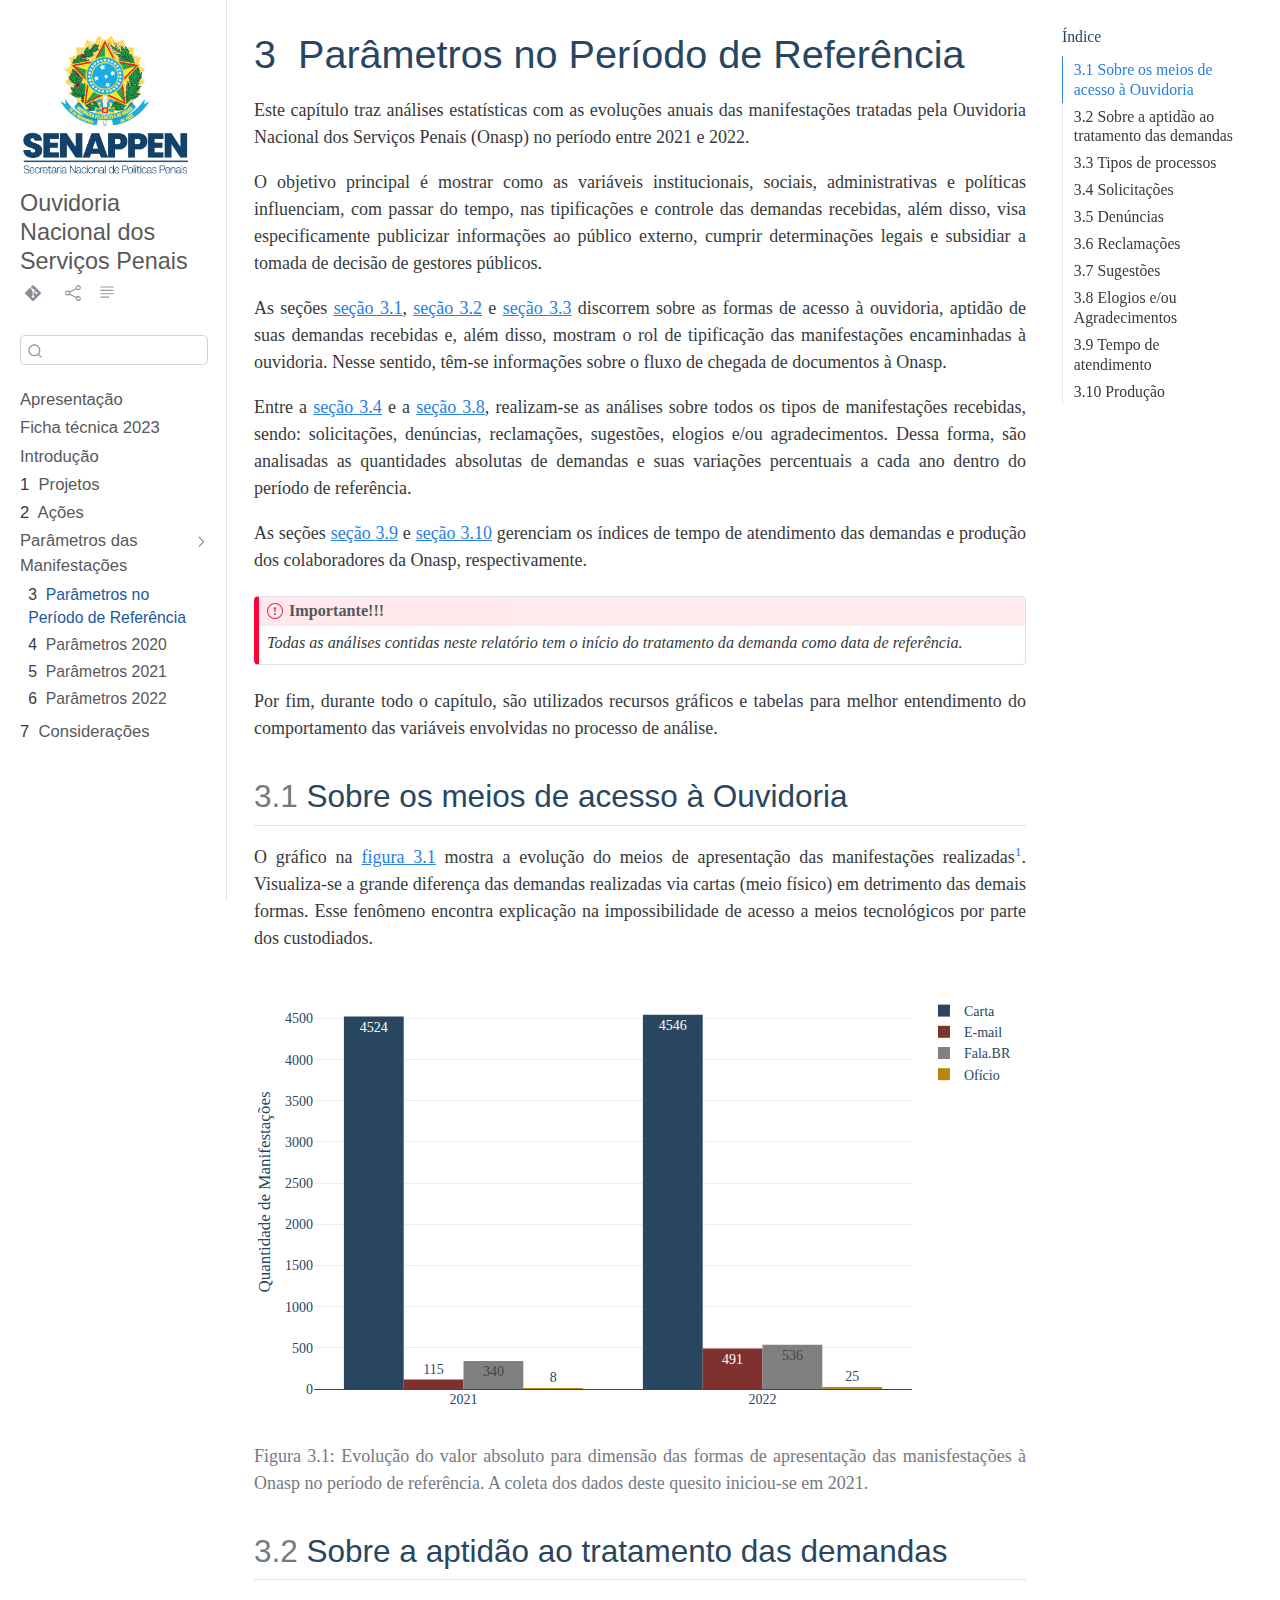
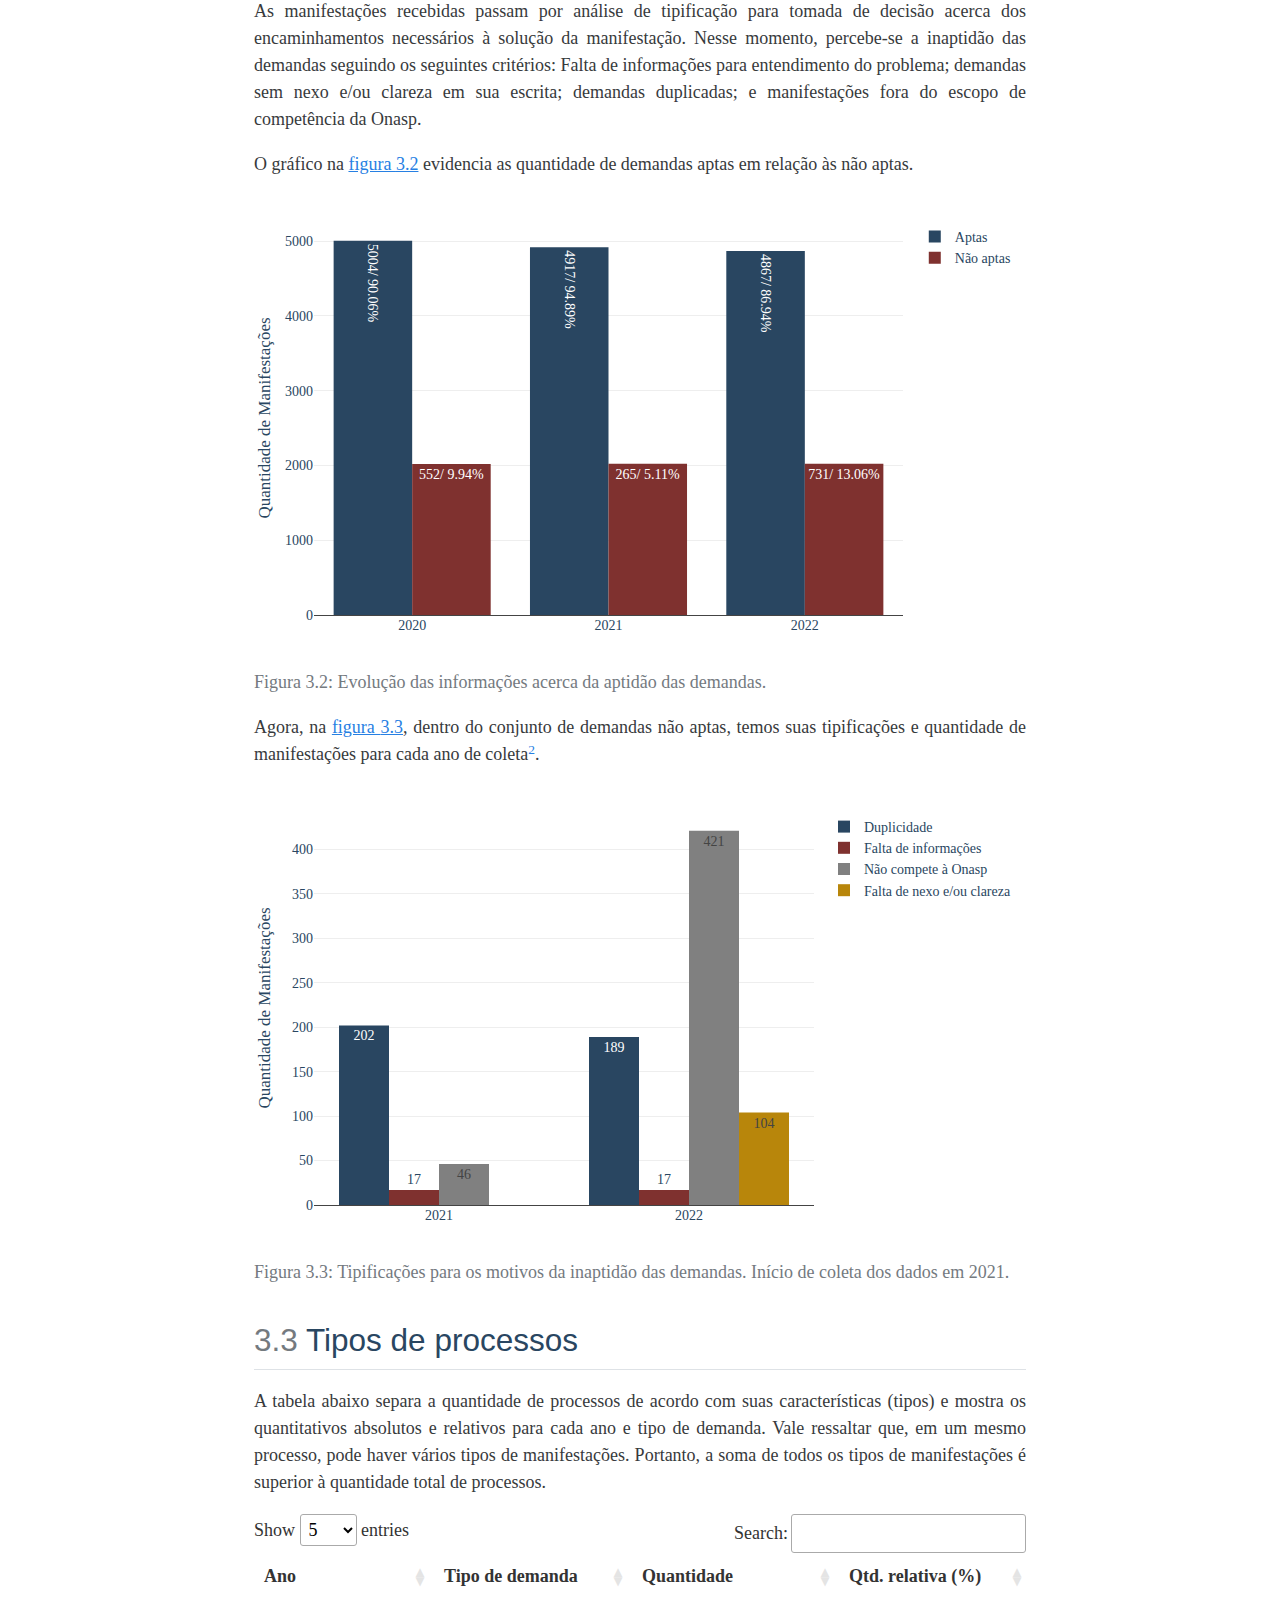
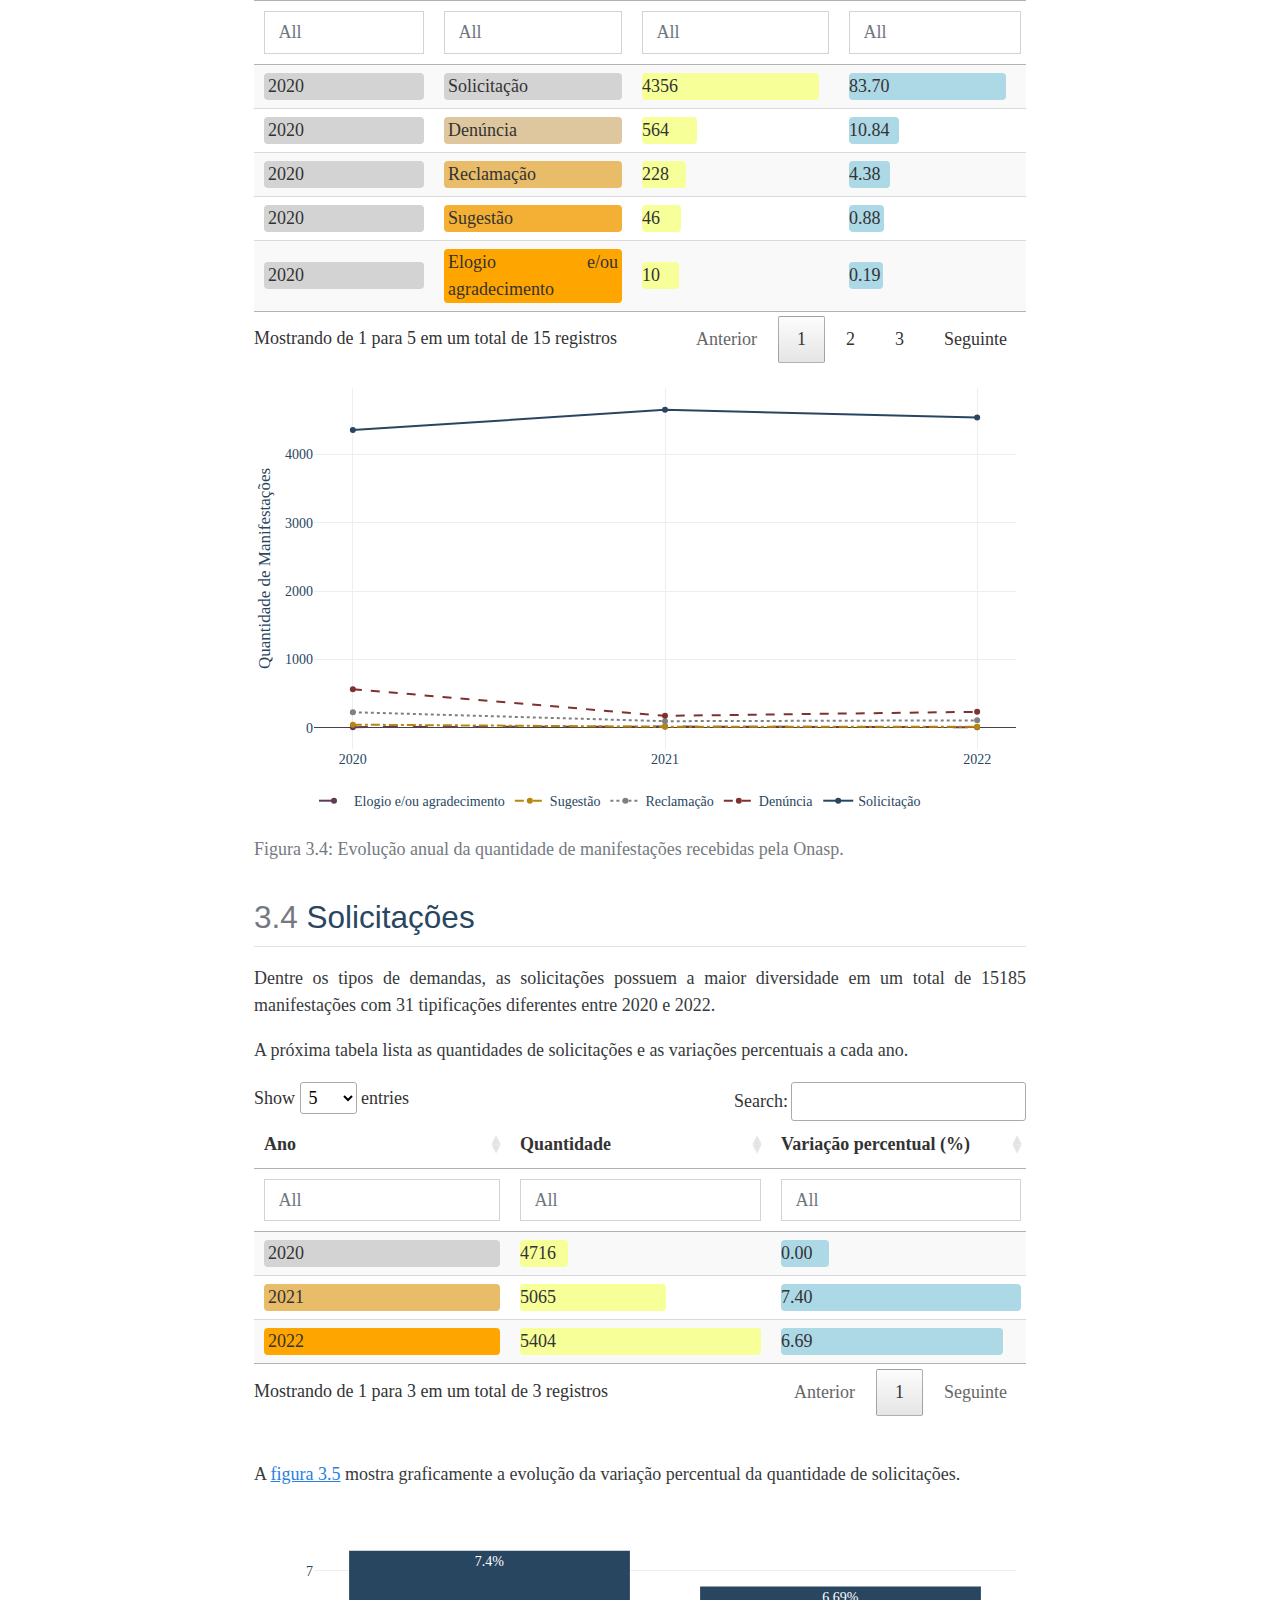
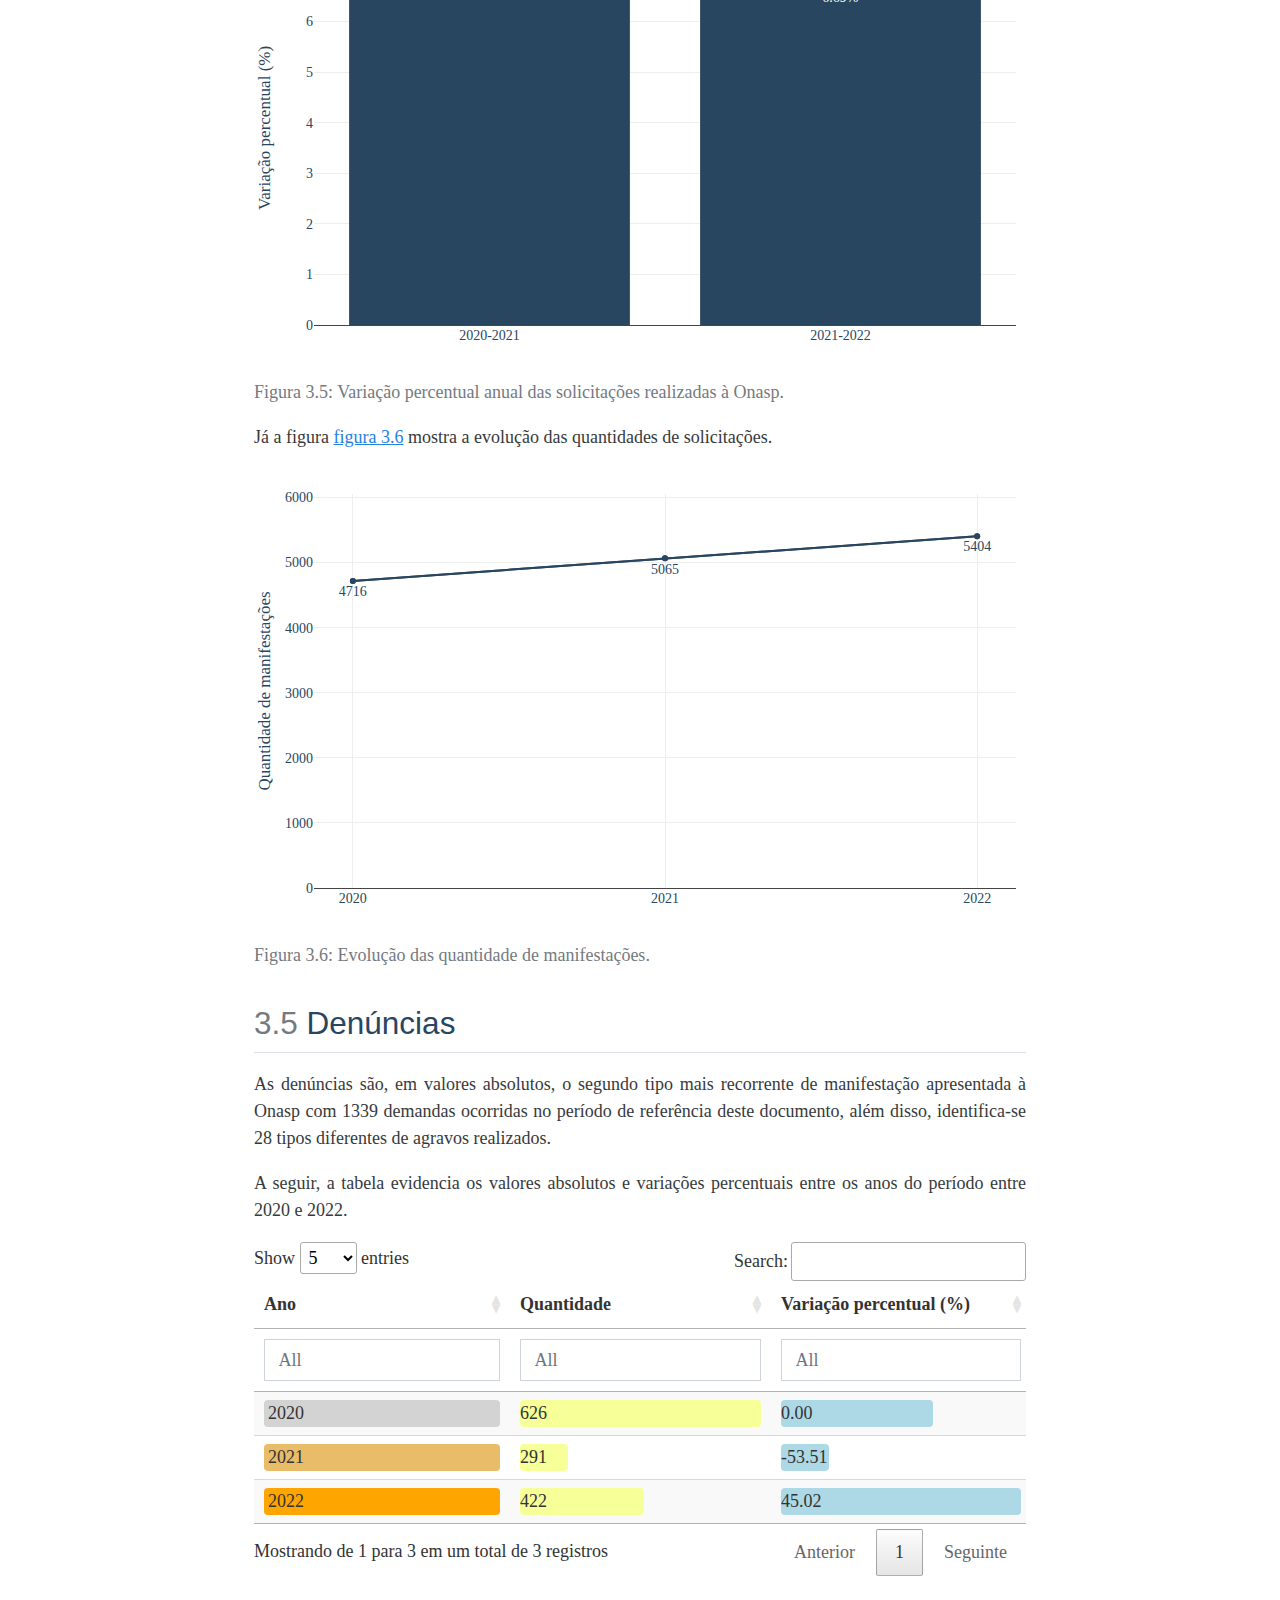
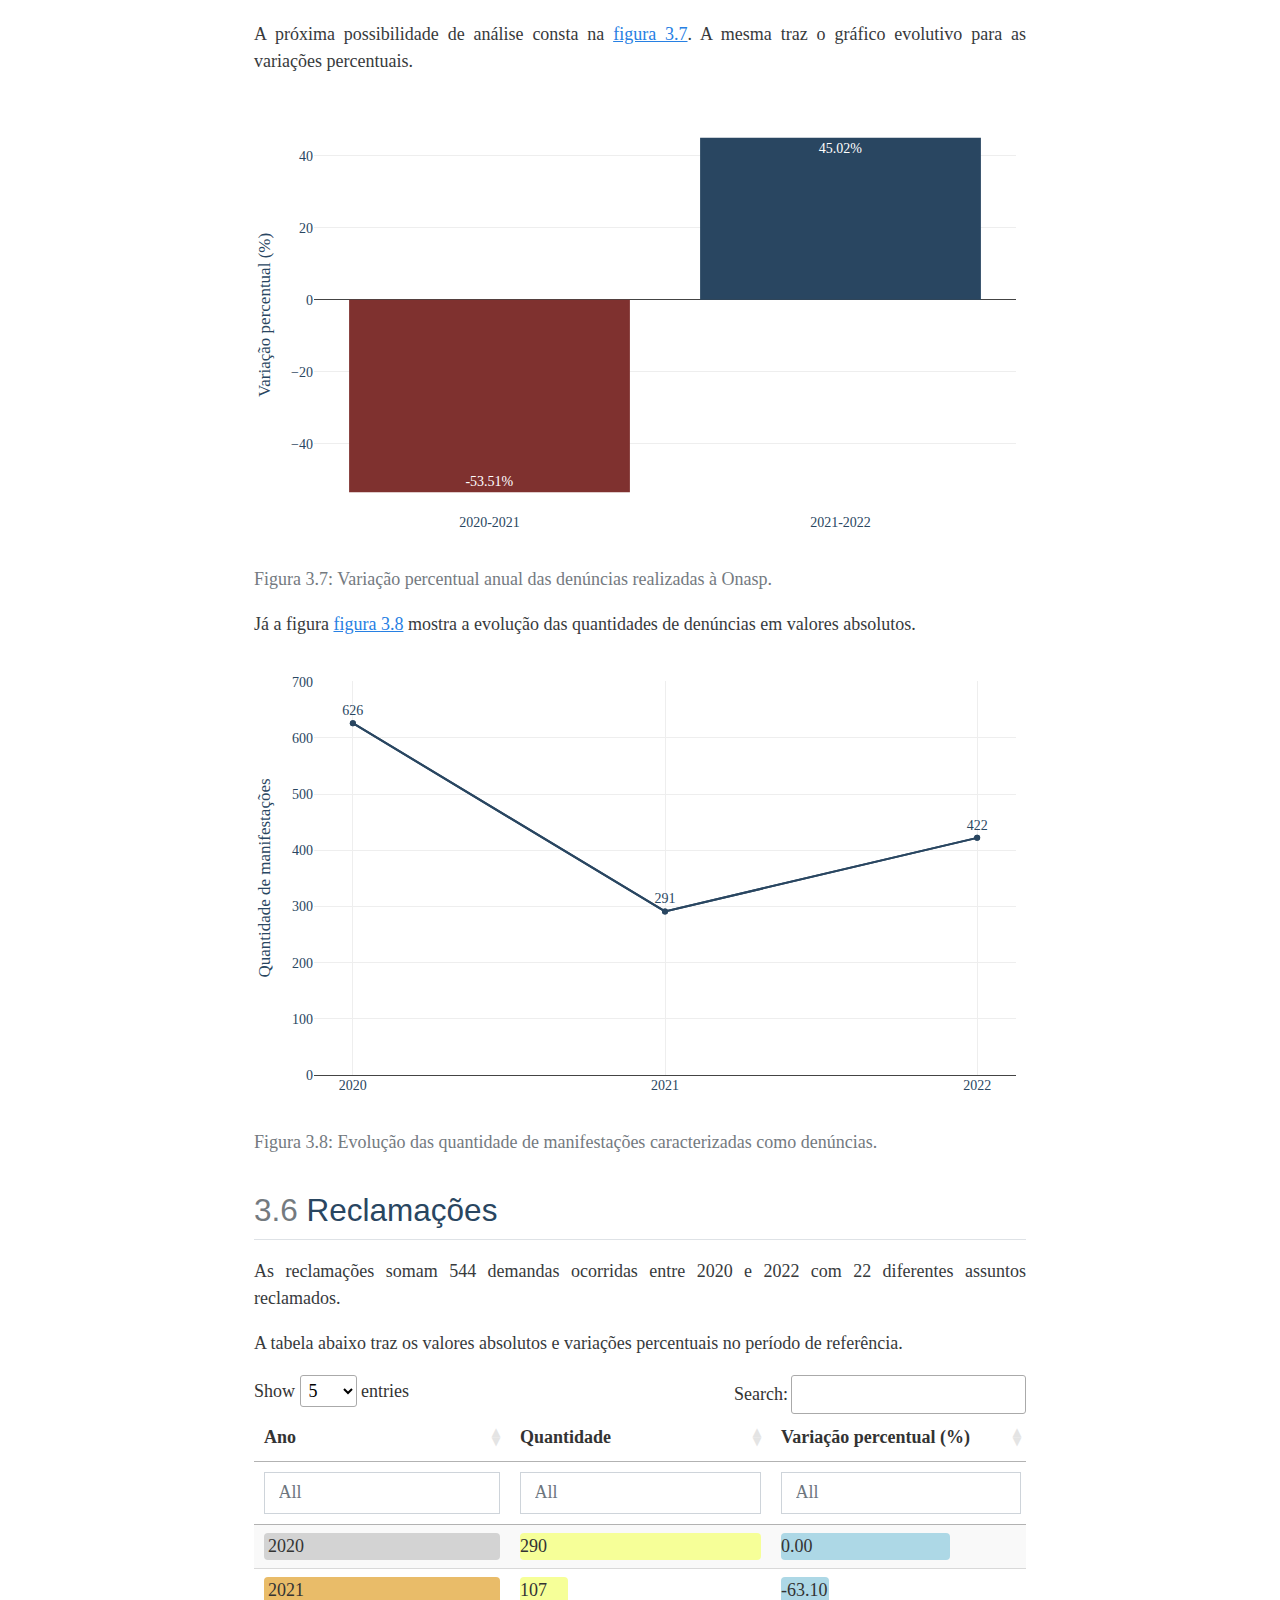
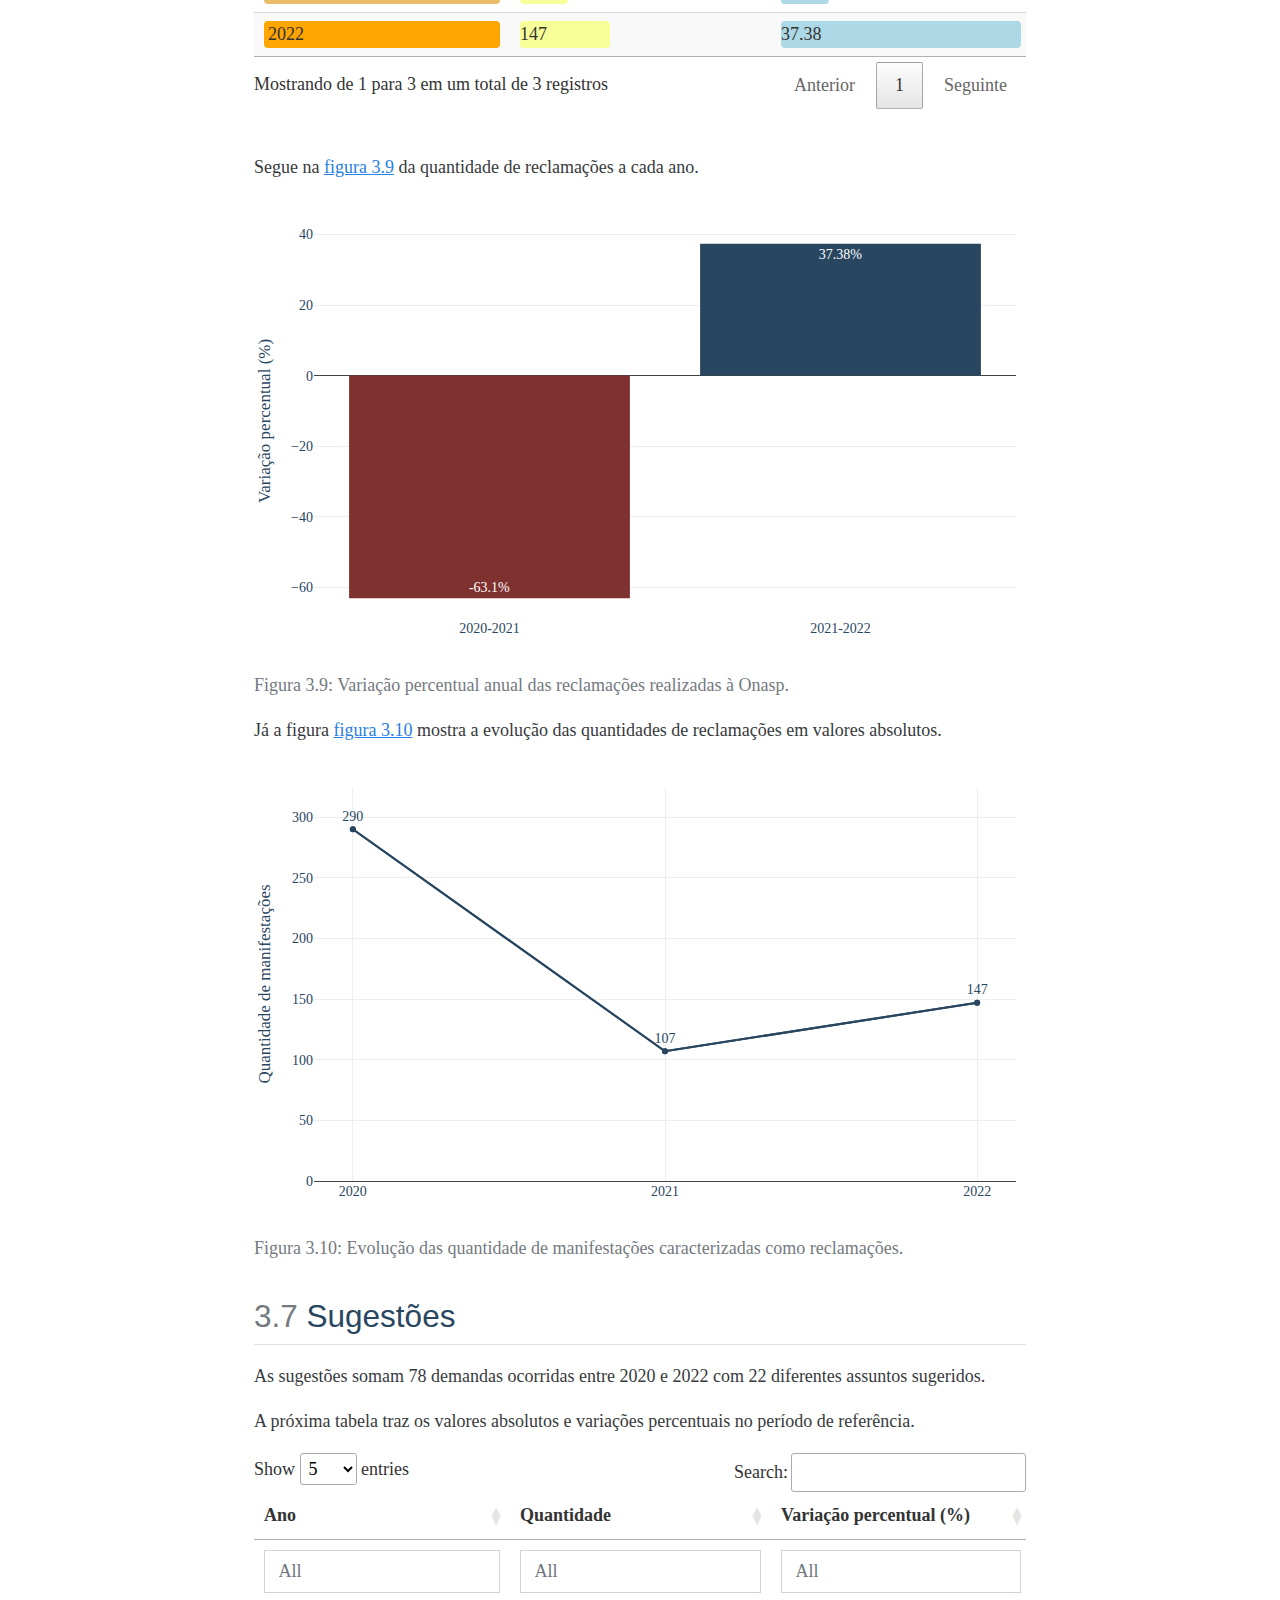
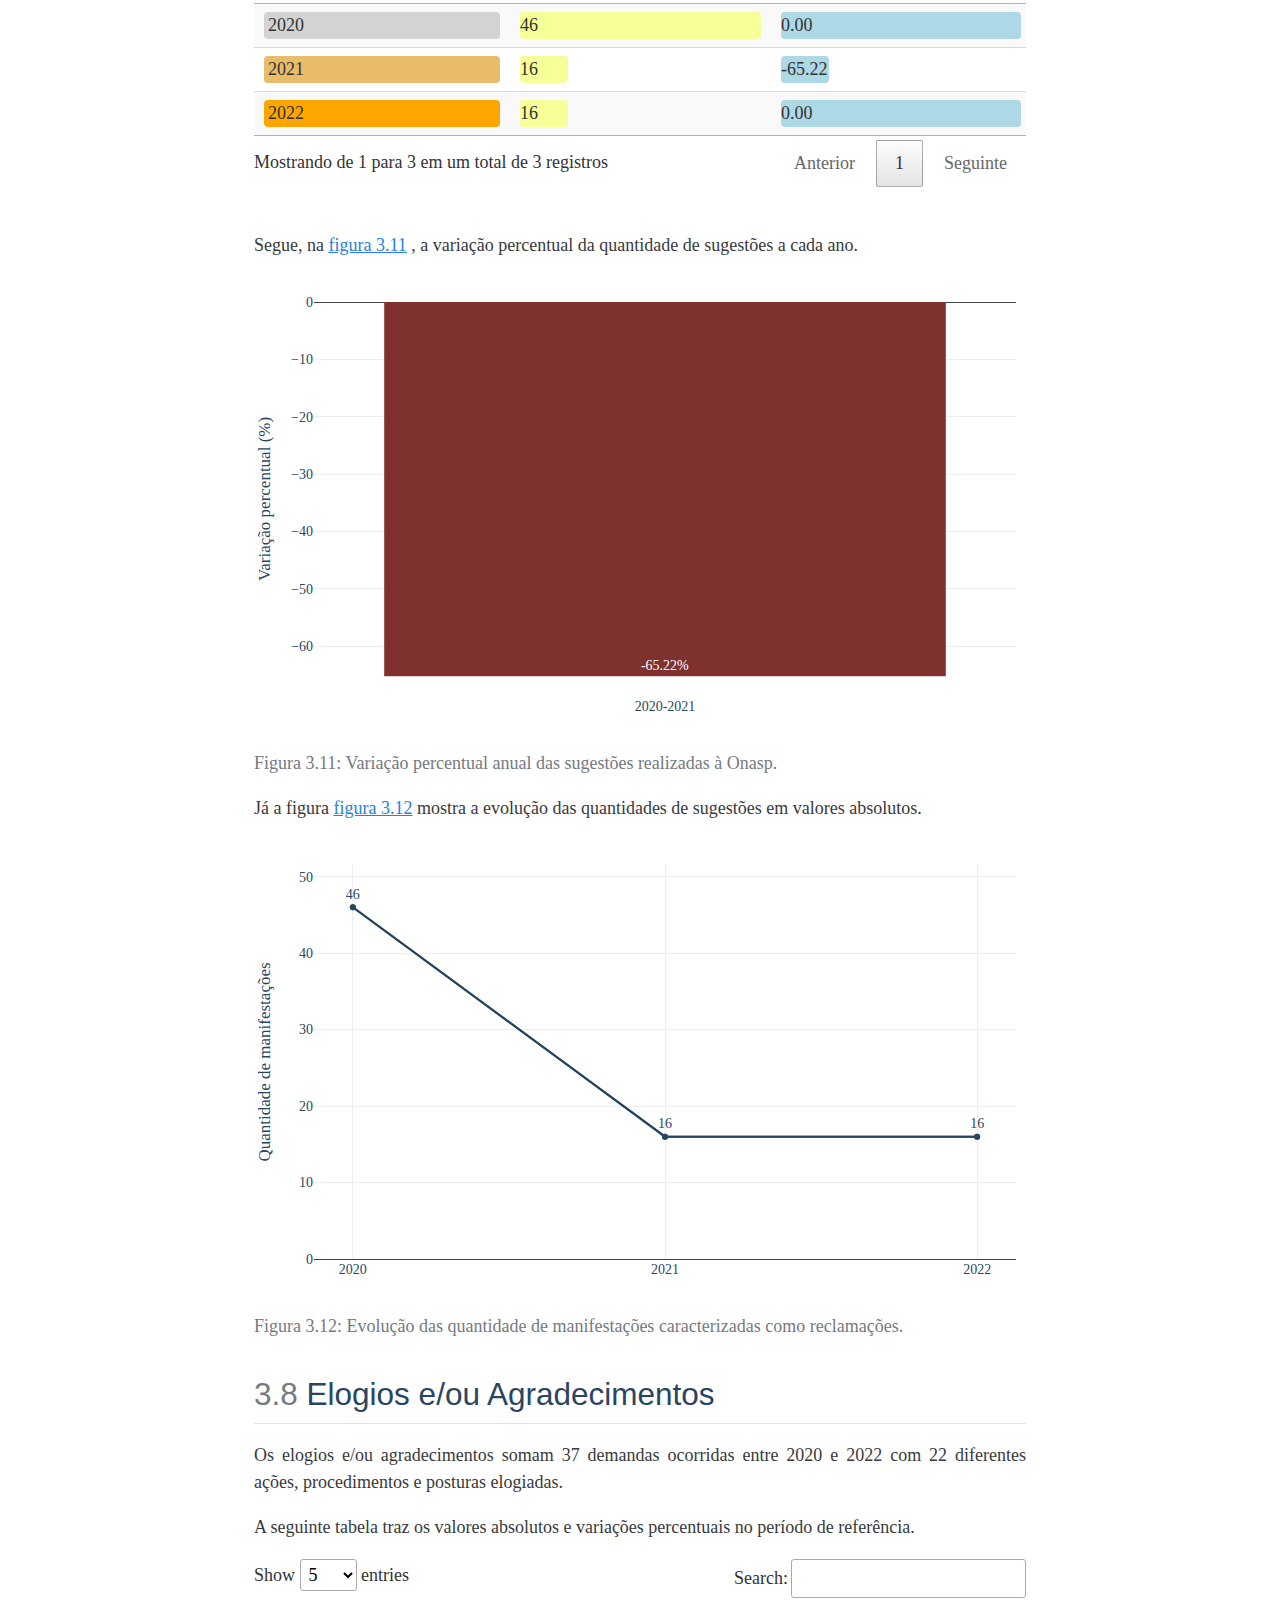
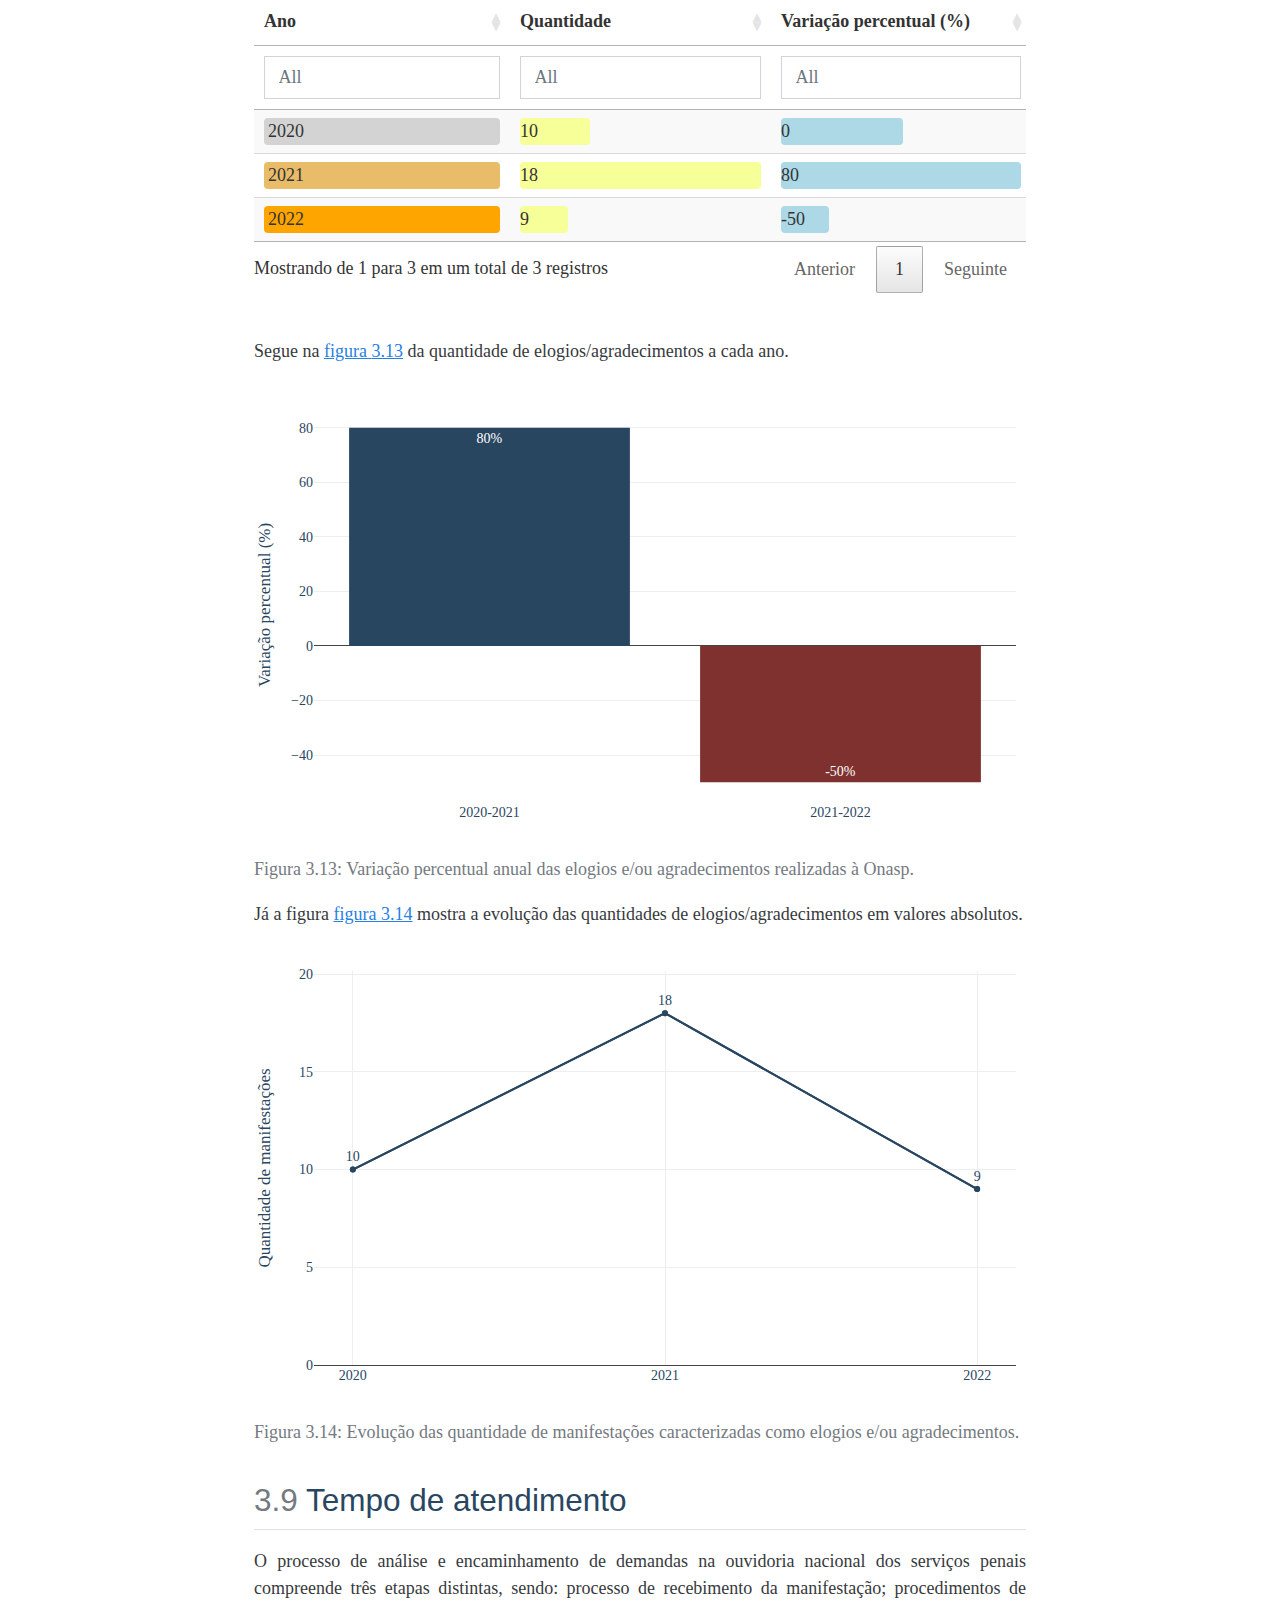
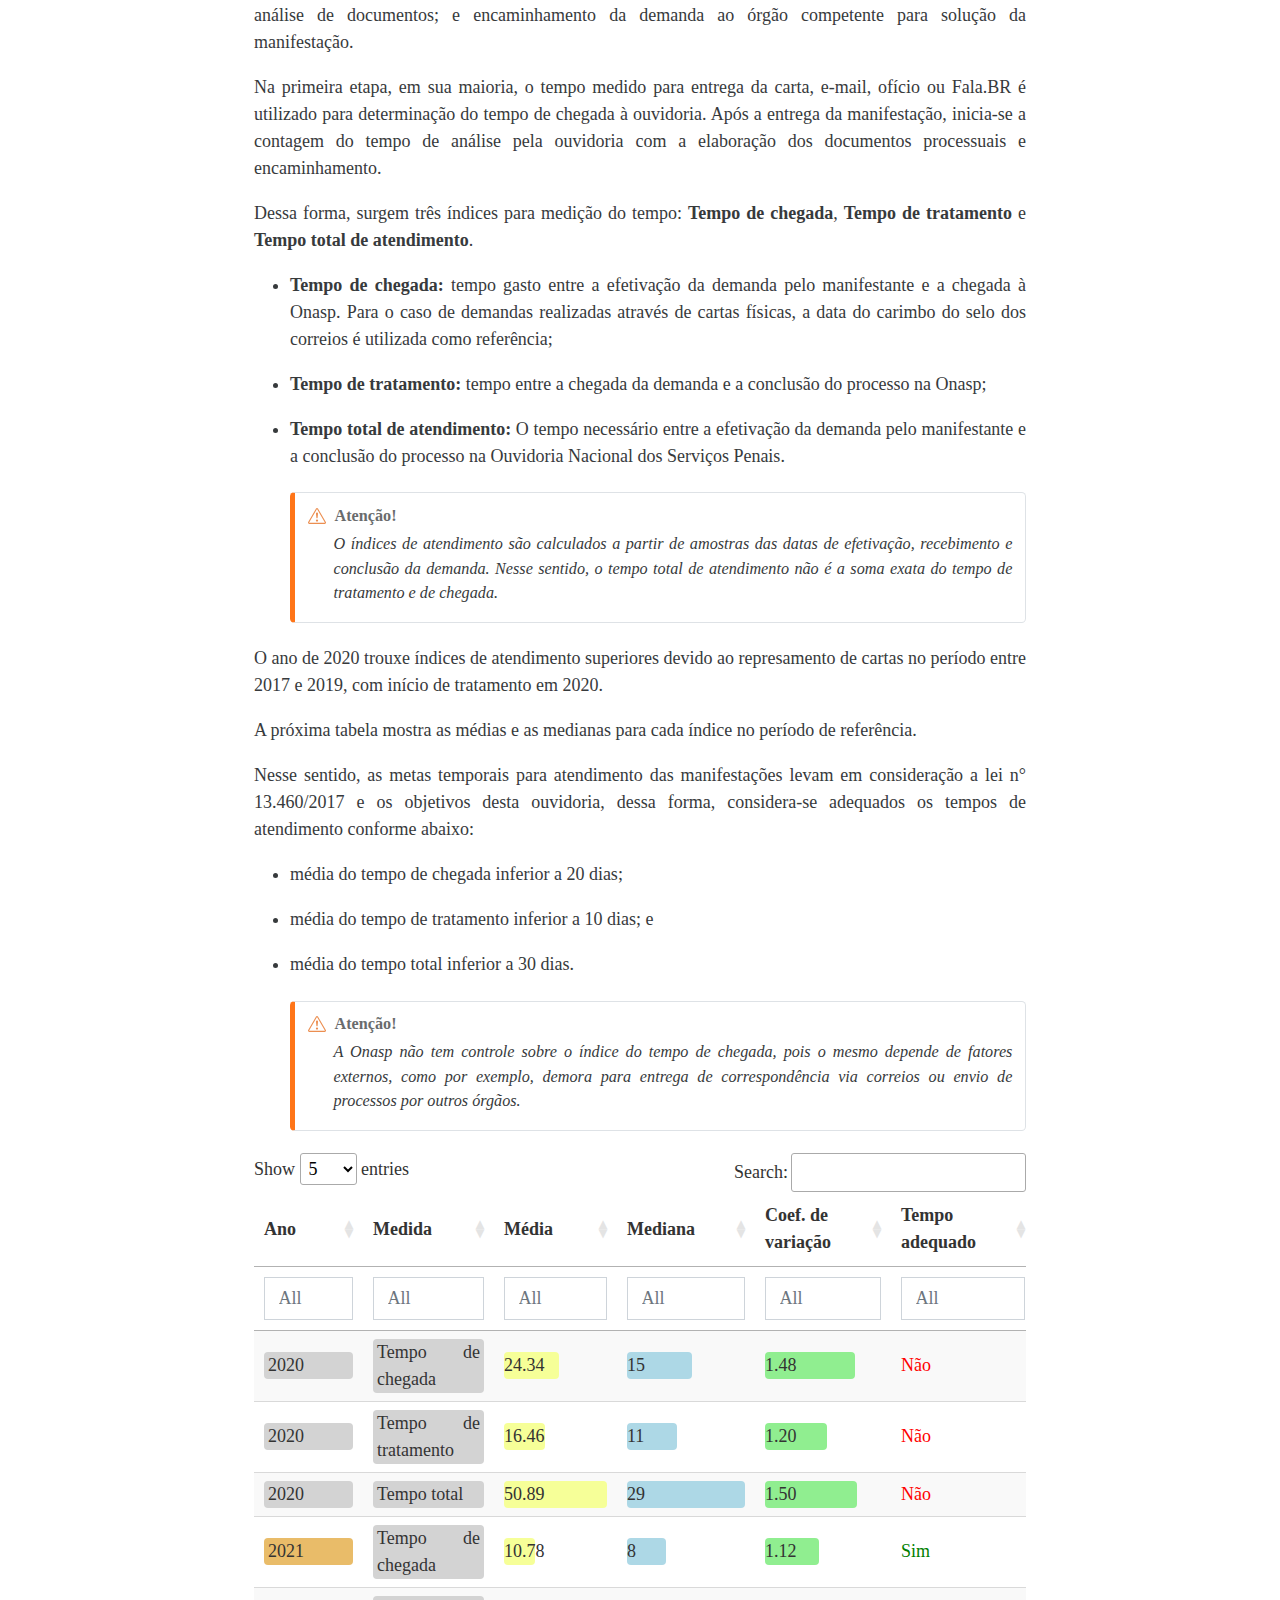
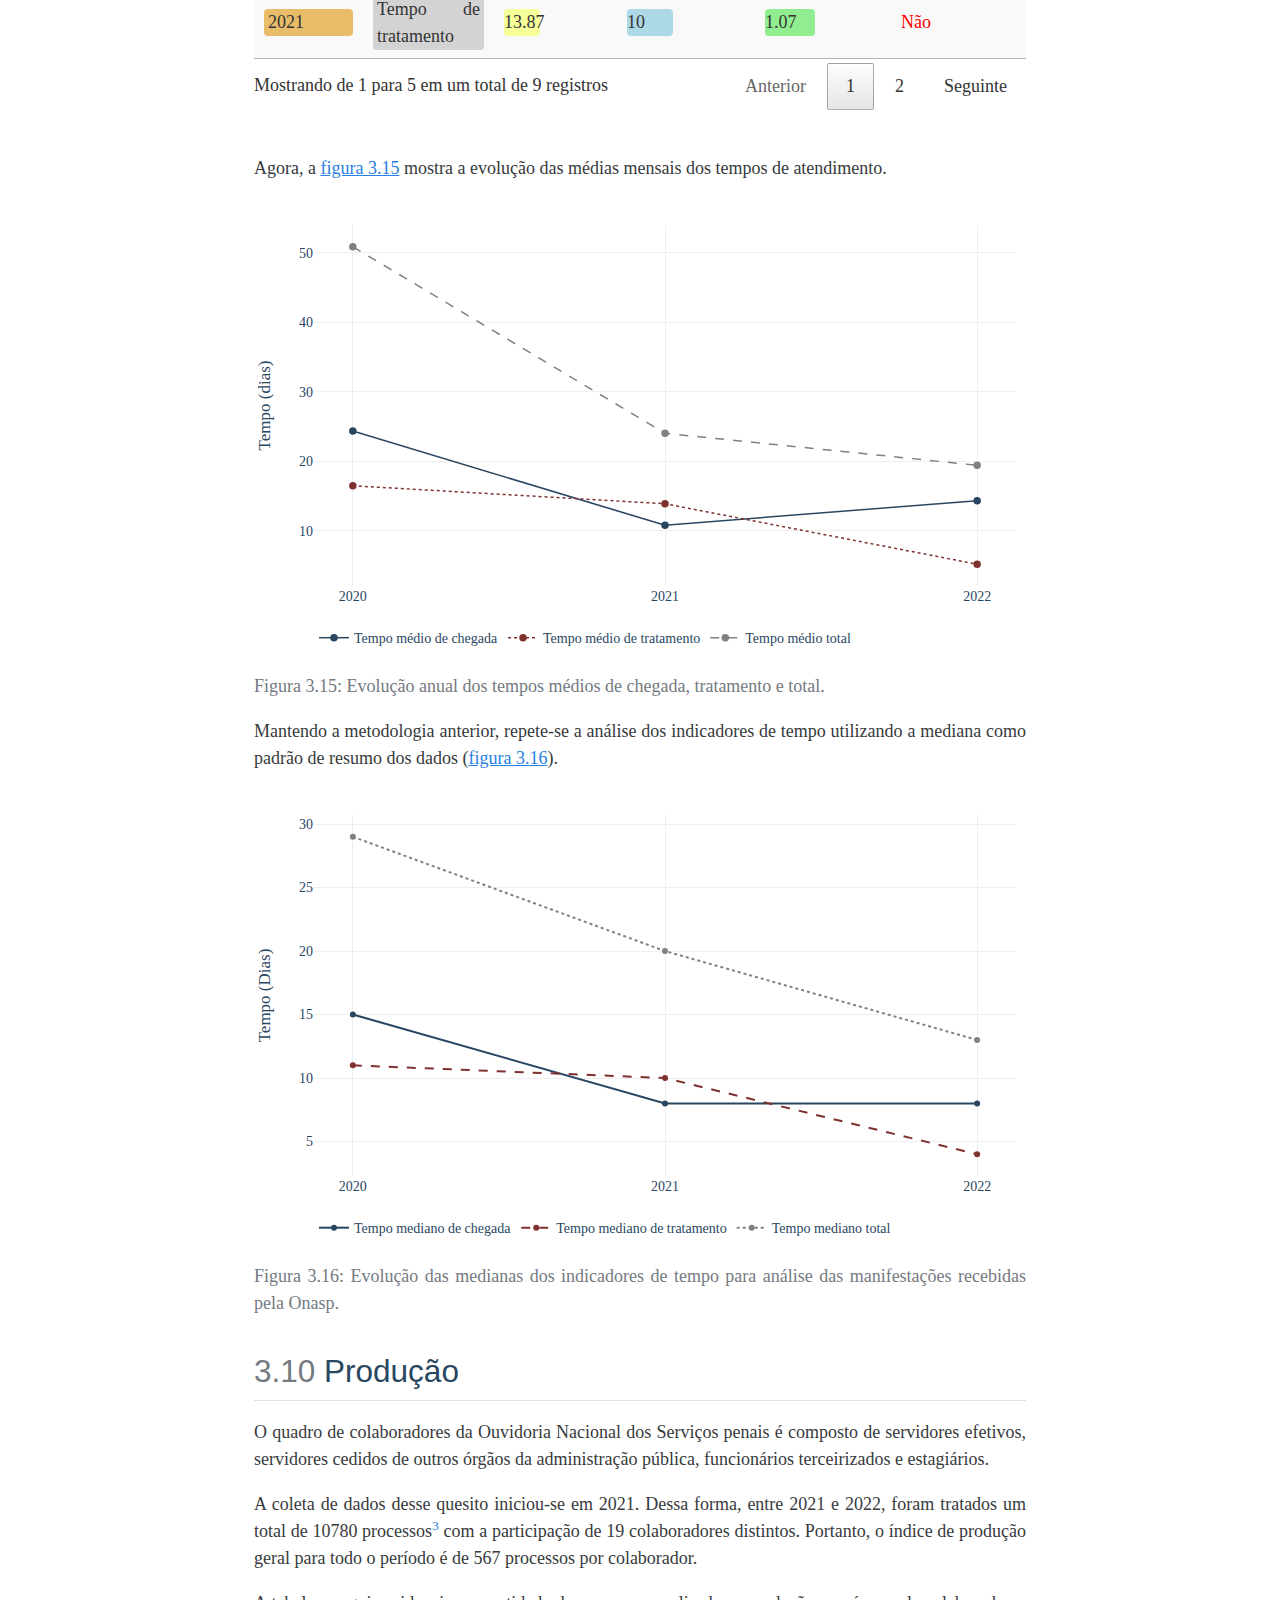
<file: docs/estatisticas_anuais.html>
<!DOCTYPE html>
<html xmlns="http://www.w3.org/1999/xhtml" lang="pt" xml:lang="pt"><head>
<meta http-equiv="Content-Type" content="text/html; charset=UTF-8">
<meta charset="utf-8">
<meta name="generator" content="quarto-1.2.335">
<meta name="viewport" content="width=device-width, initial-scale=1.0, user-scalable=yes">
<title>Relatório de Gestão da Ouvidoria Nacional dos Serviços Penais - 3&nbsp; Parâmetros no Período de Referência</title>
<style>
code{white-space: pre-wrap;}
span.smallcaps{font-variant: small-caps;}
div.columns{display: flex; gap: min(4vw, 1.5em);}
div.column{flex: auto; overflow-x: auto;}
div.hanging-indent{margin-left: 1.5em; text-indent: -1.5em;}
ul.task-list{list-style: none;}
ul.task-list li input[type="checkbox"] {
  width: 0.8em;
  margin: 0 0.8em 0.2em -1.6em;
  vertical-align: middle;
}
</style>

<script src="site_libs/quarto-nav/quarto-nav.js"></script>
<script src="site_libs/quarto-nav/headroom.min.js"></script>
<script src="site_libs/clipboard/clipboard.min.js"></script>
<script src="site_libs/quarto-search/autocomplete.umd.js"></script>
<script src="site_libs/quarto-search/fuse.min.js"></script>
<script src="site_libs/quarto-search/quarto-search.js"></script>
<meta name="quarto:offset" content="./">
<link href="./estatisticas_2020.html" rel="next">
<link href="./tratamento_demandas.html" rel="prev">
<script src="site_libs/quarto-html/quarto.js"></script>
<script src="site_libs/quarto-html/popper.min.js"></script>
<script src="site_libs/quarto-html/tippy.umd.min.js"></script>
<script src="site_libs/quarto-html/anchor.min.js"></script>
<link href="site_libs/quarto-html/tippy.css" rel="stylesheet">
<link href="site_libs/quarto-html/quarto-syntax-highlighting.css" rel="stylesheet" id="quarto-text-highlighting-styles">
<script src="site_libs/bootstrap/bootstrap.min.js"></script>
<link href="site_libs/bootstrap/bootstrap-icons.css" rel="stylesheet">
<link href="site_libs/bootstrap/bootstrap.min.css" rel="stylesheet" id="quarto-bootstrap" data-mode="light"><script id="quarto-search-options" type="application/json">{
  "location": "sidebar",
  "copy-button": false,
  "collapse-after": 3,
  "panel-placement": "start",
  "type": "textbox",
  "limit": 20,
  "language": {
    "search-no-results-text": "Nenhum resultado",
    "search-matching-documents-text": "documentos correspondentes",
    "search-copy-link-title": "Copiar link para a busca",
    "search-hide-matches-text": "Esconder correspondências adicionais",
    "search-more-match-text": "mais correspondência neste documento",
    "search-more-matches-text": "mais correspondências neste documento",
    "search-clear-button-title": "Limpar",
    "search-detached-cancel-button-title": "Cancelar",
    "search-submit-button-title": "Enviar"
  }
}</script><script src="site_libs/htmlwidgets-1.5.4/htmlwidgets.js"></script><script src="site_libs/plotly-binding-4.10.1/plotly.js"></script><script src="site_libs/typedarray-0.1/typedarray.min.js"></script><script src="site_libs/jquery-3.6.0/jquery-3.6.0.min.js"></script><link href="site_libs/crosstalk-1.2.0/css/crosstalk.min.css" rel="stylesheet">
<script src="site_libs/crosstalk-1.2.0/js/crosstalk.min.js"></script><link href="site_libs/plotly-htmlwidgets-css-2.11.1/plotly-htmlwidgets.css" rel="stylesheet">
<script src="site_libs/plotly-main-2.11.1/plotly-latest.min.js"></script><link href="site_libs/datatables-css-0.0.0/datatables-crosstalk.css" rel="stylesheet">
<script src="site_libs/datatables-binding-0.27/datatables.js"></script><link href="site_libs/dt-core-1.12.1/css/jquery.dataTables.min.css" rel="stylesheet">
<link href="site_libs/dt-core-1.12.1/css/jquery.dataTables.extra.css" rel="stylesheet">
<script src="site_libs/dt-core-1.12.1/js/jquery.dataTables.min.js"></script><link href="site_libs/nouislider-7.0.10/jquery.nouislider.min.css" rel="stylesheet">
<script src="site_libs/nouislider-7.0.10/jquery.nouislider.min.js"></script><link href="site_libs/selectize-0.12.0/selectize.bootstrap3.css" rel="stylesheet">
<script src="site_libs/selectize-0.12.0/selectize.min.js"></script><link rel="stylesheet" href="style.css">
</head>
<body class="nav-sidebar docked">

<div id="quarto-search-results"></div>
  <header id="quarto-header" class="headroom fixed-top"><nav class="quarto-secondary-nav" data-bs-toggle="collapse" data-bs-target="#quarto-sidebar" aria-controls="quarto-sidebar" aria-expanded="false" aria-label="Toggle sidebar navigation" onclick="if (window.quartoToggleHeadroom) { window.quartoToggleHeadroom(); }"><div class="container-fluid d-flex justify-content-between">
      <h1 class="quarto-secondary-nav-title"><span class="chapter-number">3</span>&nbsp; <span class="chapter-title">Parâmetros no Período de Referência</span></h1>
      <button type="button" class="quarto-btn-toggle btn" aria-label="Show secondary navigation">
        <i class="bi bi-chevron-right"></i>
      </button>
    </div>
  </nav></header><!-- content --><div id="quarto-content" class="quarto-container page-columns page-rows-contents page-layout-full">
<!-- sidebar -->
  <nav id="quarto-sidebar" class="sidebar collapse sidebar-navigation docked overflow-auto"><div class="pt-lg-2 mt-2 text-left sidebar-header sidebar-header-stacked">
      <a href="./index.html" class="sidebar-logo-link">
      <img src="./images/senappen_brasao.png" alt="" class="sidebar-logo py-0 d-lg-inline d-none"></a>
    <div class="sidebar-title mb-0 py-0">
      <a href="./">Ouvidoria Nacional dos Serviços Penais</a> 
        <div class="sidebar-tools-main tools-wide">
    <a href="" title="" class="sidebar-tool px-1"><i class="bi bi-git"></i></a>
    <a href="https://www.gov.br/depen/pt-br/canais_atendimento/ouvidoria" title="" class="sidebar-tool px-1"><i class="bi bi-"></i></a>
    <a href="" title="Share" id="sidebar-tool-dropdown-0" class="sidebar-tool dropdown-toggle px-1" data-bs-toggle="dropdown" aria-expanded="false"><i class="bi bi-share"></i></a>
    <ul class="dropdown-menu" aria-labelledby="sidebar-tool-dropdown-0">
<li>
          <a class="dropdown-item sidebar-tools-main-item" href="https://twitter.com/intent/tweet?url=%7Curl%7C">
            <i class="bi bi-bi-twitter pe-1"></i>
          Twitter
          </a>
        </li>
        <li>
          <a class="dropdown-item sidebar-tools-main-item" href="https://www.facebook.com/sharer/sharer.php?u=%7Curl%7C">
            <i class="bi bi-bi-facebook pe-1"></i>
          Facebook
          </a>
        </li>
        <li>
          <a class="dropdown-item sidebar-tools-main-item" href="https://www.linkedin.com/sharing/share-offsite/?url=%7Curl%7C">
            <i class="bi bi-bi-linkedin pe-1"></i>
          LinkedIn
          </a>
        </li>
    </ul>
<a href="" class="quarto-reader-toggle sidebar-tool" onclick="window.quartoToggleReader(); return false;" title="Toggle reader mode">
  <div class="quarto-reader-toggle-btn">
  <i class="bi"></i>
  </div>
</a>
</div>
    </div>
      </div>
      <div class="mt-2 flex-shrink-0 align-items-center">
        <div class="sidebar-search">
        <div id="quarto-search" class="" title="Search"></div>
        </div>
      </div>
    <div class="sidebar-menu-container"> 
    <ul class="list-unstyled mt-1">
<li class="sidebar-item">
  <div class="sidebar-item-container"> 
  <a href="./index.html" class="sidebar-item-text sidebar-link">Apresentação</a>
  </div>
</li>
        <li class="sidebar-item">
  <div class="sidebar-item-container"> 
  <a href="./ficha_tecnica2022.html" class="sidebar-item-text sidebar-link">Ficha técnica 2023</a>
  </div>
</li>
        <li class="sidebar-item">
  <div class="sidebar-item-container"> 
  <a href="./introducao.html" class="sidebar-item-text sidebar-link">Introdução</a>
  </div>
</li>
        <li class="sidebar-item">
  <div class="sidebar-item-container"> 
  <a href="./projetos.html" class="sidebar-item-text sidebar-link"><span class="chapter-number">1</span>&nbsp; <span class="chapter-title">Projetos</span></a>
  </div>
</li>
        <li class="sidebar-item">
  <div class="sidebar-item-container"> 
  <a href="./acoes.html" class="sidebar-item-text sidebar-link"><span class="chapter-number">2</span>&nbsp; <span class="chapter-title">Ações</span></a>
  </div>
</li>
        <li class="sidebar-item sidebar-item-section">
      <div class="sidebar-item-container"> 
            <a href="./tratamento_demandas.html" class="sidebar-item-text sidebar-link">Parâmetros das Manifestações</a>
          <a class="sidebar-item-toggle text-start" data-bs-toggle="collapse" data-bs-target="#quarto-sidebar-section-1" aria-expanded="true">
            <i class="bi bi-chevron-right ms-2"></i>
          </a> 
      </div>
      <ul id="quarto-sidebar-section-1" class="collapse list-unstyled sidebar-section depth1 show">
<li class="sidebar-item">
  <div class="sidebar-item-container"> 
  <a href="./estatisticas_anuais.html" class="sidebar-item-text sidebar-link active"><span class="chapter-number">3</span>&nbsp; <span class="chapter-title">Parâmetros no Período de Referência</span></a>
  </div>
</li>
          <li class="sidebar-item">
  <div class="sidebar-item-container"> 
  <a href="./estatisticas_2020.html" class="sidebar-item-text sidebar-link"><span class="chapter-number">4</span>&nbsp; <span class="chapter-title">Parâmetros 2020</span></a>
  </div>
</li>
          <li class="sidebar-item">
  <div class="sidebar-item-container"> 
  <a href="./estatisticas_2021.html" class="sidebar-item-text sidebar-link"><span class="chapter-number">5</span>&nbsp; <span class="chapter-title">Parâmetros 2021</span></a>
  </div>
</li>
          <li class="sidebar-item">
  <div class="sidebar-item-container"> 
  <a href="./estatisticas_2022.html" class="sidebar-item-text sidebar-link"><span class="chapter-number">6</span>&nbsp; <span class="chapter-title">Parâmetros 2022</span></a>
  </div>
</li>
      </ul>
</li>
        <li class="sidebar-item">
  <div class="sidebar-item-container"> 
  <a href="./consideracoes.html" class="sidebar-item-text sidebar-link"><span class="chapter-number">7</span>&nbsp; <span class="chapter-title">Considerações</span></a>
  </div>
</li>
    </ul>
</div>
</nav><!-- margin-sidebar --><div id="quarto-margin-sidebar" class="sidebar margin-sidebar">
        <nav id="TOC" role="doc-toc" class="toc-active"><h2 id="toc-title">Índice</h2>
   
  <ul>
<li><a href="#sec-meios-acesso-ouvidoria" id="toc-sec-meios-acesso-ouvidoria" class="nav-link active" data-scroll-target="#sec-meios-acesso-ouvidoria"><span class="toc-section-number">3.1</span>  Sobre os meios de acesso à Ouvidoria</a></li>
  <li><a href="#sec-aptidao" id="toc-sec-aptidao" class="nav-link" data-scroll-target="#sec-aptidao"><span class="toc-section-number">3.2</span>  Sobre a aptidão ao tratamento das demandas</a></li>
  <li><a href="#sec-tipos-processos" id="toc-sec-tipos-processos" class="nav-link" data-scroll-target="#sec-tipos-processos"><span class="toc-section-number">3.3</span>  Tipos de processos</a></li>
  <li><a href="#sec-solicitacoes" id="toc-sec-solicitacoes" class="nav-link" data-scroll-target="#sec-solicitacoes"><span class="toc-section-number">3.4</span>  Solicitações</a></li>
  <li><a href="#sec-denuncias" id="toc-sec-denuncias" class="nav-link" data-scroll-target="#sec-denuncias"><span class="toc-section-number">3.5</span>  Denúncias</a></li>
  <li><a href="#sec-reclamacoes" id="toc-sec-reclamacoes" class="nav-link" data-scroll-target="#sec-reclamacoes"><span class="toc-section-number">3.6</span>  Reclamações</a></li>
  <li><a href="#sec-sugestoes" id="toc-sec-sugestoes" class="nav-link" data-scroll-target="#sec-sugestoes"><span class="toc-section-number">3.7</span>  Sugestões</a></li>
  <li><a href="#sec-elogios" id="toc-sec-elogios" class="nav-link" data-scroll-target="#sec-elogios"><span class="toc-section-number">3.8</span>  Elogios e/ou Agradecimentos</a></li>
  <li><a href="#sec-tempos1" id="toc-sec-tempos1" class="nav-link" data-scroll-target="#sec-tempos1"><span class="toc-section-number">3.9</span>  Tempo de atendimento</a></li>
  <li><a href="#sec-producao" id="toc-sec-producao" class="nav-link" data-scroll-target="#sec-producao"><span class="toc-section-number">3.10</span>  Produção</a></li>
  </ul></nav>
    </div>
<!-- main -->
<main class="content column-body" id="quarto-document-content"><header id="title-block-header" class="quarto-title-block default"><div class="quarto-title">
<h1 class="title"><span id="sec-estatisticas-anuais" class="quarto-section-identifier d-none d-lg-block"><span class="chapter-number">3</span>&nbsp; <span class="chapter-title">Parâmetros no Período de Referência</span></span></h1>
</div>



<div class="quarto-title-meta">

    
  
    
  </div>
  

</header><div class="cell" data-layout-align="center">

</div>
<p>Este capítulo traz análises estatísticas com as evoluções anuais das manifestações tratadas pela Ouvidoria Nacional dos Serviços Penais (Onasp) no período entre 2021 e 2022.</p>
<p>O objetivo principal é mostrar como as variáveis institucionais, sociais, administrativas e políticas influenciam, com passar do tempo, nas tipificações e controle das demandas recebidas, além disso, visa especificamente publicizar informações ao público externo, cumprir determinações legais e subsidiar a tomada de decisão de gestores públicos.</p>
<p>As seções <a href="#sec-meios-acesso-ouvidoria">seção&nbsp;<span>3.1</span></a>, <a href="#sec-aptidao">seção&nbsp;<span>3.2</span></a> e <a href="#sec-tipos-processos">seção&nbsp;<span>3.3</span></a> discorrem sobre as formas de acesso à ouvidoria, aptidão de suas demandas recebidas e, além disso, mostram o rol de tipificação das manifestações encaminhadas à ouvidoria. Nesse sentido, têm-se informações sobre o fluxo de chegada de documentos à Onasp.</p>
<p>Entre a <a href="#sec-solicitacoes">seção&nbsp;<span>3.4</span></a> e a <a href="#sec-elogios">seção&nbsp;<span>3.8</span></a>, realizam-se as análises sobre todos os tipos de manifestações recebidas, sendo: solicitações, denúncias, reclamações, sugestões, elogios e/ou agradecimentos. Dessa forma, são analisadas as quantidades absolutas de demandas e suas variações percentuais a cada ano dentro do período de referência.</p>
<p>As seções <a href="#sec-tempos1">seção&nbsp;<span>3.9</span></a> e <a href="#sec-producao">seção&nbsp;<span>3.10</span></a> gerenciam os índices de tempo de atendimento das demandas e produção dos colaboradores da Onasp, respectivamente.</p>
<div class="callout-important callout callout-style-default callout-captioned">
<div class="callout-header d-flex align-content-center">
<div class="callout-icon-container">
<i class="callout-icon"></i>
</div>
<div class="callout-caption-container flex-fill">
Importante!!!
</div>
</div>
<div class="callout-body-container callout-body">
<p><em>Todas as análises contidas neste relatório tem o início do tratamento da demanda como data de referência.</em></p>
</div>
</div>
<p>Por fim, durante todo o capítulo, são utilizados recursos gráficos e tabelas para melhor entendimento do comportamento das variáveis envolvidas no processo de análise.</p>
<section id="sec-meios-acesso-ouvidoria" class="level2" data-number="3.1"><h2 data-number="3.1" class="anchored" data-anchor-id="sec-meios-acesso-ouvidoria">
<span class="header-section-number">3.1</span> Sobre os meios de acesso à Ouvidoria</h2>
<p>O gráfico na <a href="#fig-graf-apresentacao-evolucao">figura&nbsp;<span>3.1</span></a> mostra a evolução do meios de apresentação das manifestações realizadas<a href="#fn1" class="footnote-ref" id="fnref1" role="doc-noteref"><sup>1</sup></a>. Visualiza-se a grande diferença das demandas realizadas via cartas (meio físico) em detrimento das demais formas. Esse fenômeno encontra explicação na impossibilidade de acesso a meios tecnológicos por parte dos custodiados.</p>
<div class="cell" data-layout-align="center">

</div>
<div class="cell" data-layout-align="center">
<div id="fig-graf-apresentacao-evolucao" class="quarto-figure quarto-figure-center anchored">
<figure class="figure"><div id="htmlwidget-e864645b929154c282b8" style="width:100%;height:464px;" class="plotly html-widget"></div>
<script type="application/json" data-for="htmlwidget-e864645b929154c282b8">{"x":{"visdat":{"37f01b5f18cf":["function () ","plotlyVisDat"]},"cur_data":"37f01b5f18cf","attrs":{"37f01b5f18cf":{"x":{},"y":{},"text":{},"textposition":"auto","marker":{"color":"#294661"},"name":"Carta","alpha":0.7,"alpha_stroke":1,"sizes":[10,100],"spans":[1,20],"type":"bar"},"37f01b5f18cf.1":{"x":{},"y":{},"text":{},"textposition":"auto","marker":{"color":"#7F312F"},"name":"E-mail","alpha":0.7,"alpha_stroke":1,"sizes":[10,100],"spans":[1,20],"type":"bar","inherit":true},"37f01b5f18cf.2":{"x":{},"y":{},"text":{},"textposition":"auto","marker":{"color":"#808080"},"name":"Fala.BR","alpha":0.7,"alpha_stroke":1,"sizes":[10,100],"spans":[1,20],"type":"bar","inherit":true},"37f01b5f18cf.3":{"x":{},"y":{},"text":{},"textposition":"auto","marker":{"color":"#B8860B"},"name":"Ofício","alpha":0.7,"alpha_stroke":1,"sizes":[10,100],"spans":[1,20],"type":"bar","inherit":true}},"layout":{"margin":{"b":40,"l":60,"t":25,"r":10},"uniformtext":{"minsize":8,"mode":"hide"},"font":{"family":"Calibri","color":"#294661","size":14},"xaxis":{"domain":[0,1],"automargin":true,"title":"","type":"category","categoryorder":"array","categoryarray":["2021","2022"]},"yaxis":{"domain":[0,1],"automargin":true,"title":"Quantidade de Manifestações"},"legend":{"orientation":"v"},"hovermode":"closest","showlegend":true},"source":"A","config":{"modeBarButtonsToAdd":["hoverclosest","hovercompare"],"showSendToCloud":false},"data":[{"x":["2022","2021"],"y":[4546,4524],"text":[4546,4524],"textposition":["auto","auto"],"marker":{"color":"#294661","line":{"color":"rgba(31,119,180,1)"}},"name":"Carta","type":"bar","error_y":{"color":"rgba(31,119,180,0.7)"},"error_x":{"color":"rgba(31,119,180,0.7)"},"xaxis":"x","yaxis":"y","frame":null},{"x":["2022","2021"],"y":[491,115],"text":[491,115],"textposition":["auto","auto"],"marker":{"color":"#7F312F","line":{"color":"rgba(255,127,14,1)"}},"name":"E-mail","type":"bar","error_y":{"color":"rgba(255,127,14,0.7)"},"error_x":{"color":"rgba(255,127,14,0.7)"},"xaxis":"x","yaxis":"y","frame":null},{"x":["2022","2021"],"y":[536,340],"text":[536,340],"textposition":["auto","auto"],"marker":{"color":"#808080","line":{"color":"rgba(44,160,44,1)"}},"name":"Fala.BR","type":"bar","error_y":{"color":"rgba(44,160,44,0.7)"},"error_x":{"color":"rgba(44,160,44,0.7)"},"xaxis":"x","yaxis":"y","frame":null},{"x":["2022","2021"],"y":[25,8],"text":[25,8],"textposition":["auto","auto"],"marker":{"color":"#B8860B","line":{"color":"rgba(214,39,40,1)"}},"name":"Ofício","type":"bar","error_y":{"color":"rgba(214,39,40,0.7)"},"error_x":{"color":"rgba(214,39,40,0.7)"},"xaxis":"x","yaxis":"y","frame":null}],"highlight":{"on":"plotly_click","persistent":false,"dynamic":false,"selectize":false,"opacityDim":0.2,"selected":{"opacity":1},"debounce":0},"shinyEvents":["plotly_hover","plotly_click","plotly_selected","plotly_relayout","plotly_brushed","plotly_brushing","plotly_clickannotation","plotly_doubleclick","plotly_deselect","plotly_afterplot","plotly_sunburstclick"],"base_url":"https://plot.ly"},"evals":[],"jsHooks":[]}</script><p></p><figcaption class="figure-caption">Figura&nbsp;3.1: Evolução do valor absoluto para dimensão das formas de apresentação das manisfestações à Onasp no período de referência. A coleta dos dados deste quesito iniciou-se em 2021.</figcaption><p></p>
</figure>
</div>
</div>
</section><section id="sec-aptidao" class="level2" data-number="3.2"><h2 data-number="3.2" class="anchored" data-anchor-id="sec-aptidao">
<span class="header-section-number">3.2</span> Sobre a aptidão ao tratamento das demandas</h2>
<p>As manifestações recebidas passam por análise de tipificação para tomada de decisão acerca dos encaminhamentos necessários à solução da manifestação. Nesse momento, percebe-se a inaptidão das demandas seguindo os seguintes critérios: Falta de informações para entendimento do problema; demandas sem nexo e/ou clareza em sua escrita; demandas duplicadas; e manifestações fora do escopo de competência da Onasp.</p>
<p>O gráfico na <a href="#fig-graf-aptidao">figura&nbsp;<span>3.2</span></a> evidencia as quantidade de demandas aptas em relação às não aptas.</p>
<div class="cell" data-layout-align="center">

</div>
<div class="cell" data-layout-align="center">
<div id="fig-graf-aptidao" class="quarto-figure quarto-figure-center anchored">
<figure class="figure"><div id="htmlwidget-48dbe7d61b5764a47860" style="width:100%;height:464px;" class="plotly html-widget"></div>
<script type="application/json" data-for="htmlwidget-48dbe7d61b5764a47860">{"x":{"visdat":{"37f048ef5765":["function () ","plotlyVisDat"]},"cur_data":"37f048ef5765","attrs":{"37f048ef5765":{"x":{},"y":{},"text":{},"textposition":"auto","marker":{"color":"#294661"},"name":"Aptas","alpha":0.7,"alpha_stroke":1,"sizes":[10,100],"spans":[1,20],"type":"bar"},"37f048ef5765.1":{"x":{},"y":{},"text":{},"textposition":"auto","marker":{"color":"#7F312F"},"name":"Não aptas","alpha":0.7,"alpha_stroke":1,"sizes":[10,100],"spans":[1,20],"type":"bar","inherit":true}},"layout":{"margin":{"b":40,"l":60,"t":25,"r":10},"uniformtext":{"minsize":8,"mode":"hide"},"font":{"family":"Calibri","color":"#294661","size":14},"xaxis":{"domain":[0,1],"automargin":true,"title":"","type":"category","categoryorder":"array","categoryarray":["2020","2021","2022"]},"yaxis":{"domain":[0,1],"automargin":true,"title":"Quantidade de Manifestações"},"legend":{"orientation":"v"},"hovermode":"closest","showlegend":true},"source":"A","config":{"modeBarButtonsToAdd":["hoverclosest","hovercompare"],"showSendToCloud":false},"data":[{"x":["2020","2021","2022"],"y":[5004,4917,4867],"text":["5004/ 90.06%","4917/ 94.89%","4867/ 86.94%"],"textposition":["auto","auto","auto"],"marker":{"color":"#294661","line":{"color":"rgba(31,119,180,1)"}},"name":"Aptas","type":"bar","error_y":{"color":"rgba(31,119,180,0.7)"},"error_x":{"color":"rgba(31,119,180,0.7)"},"xaxis":"x","yaxis":"y","frame":null},{"x":["2020","2021","2022"],"y":["2020","2021","2022"],"text":["552/ 9.94%","265/ 5.11%","731/ 13.06%"],"textposition":["auto","auto","auto"],"marker":{"color":"#7F312F","line":{"color":"rgba(255,127,14,1)"}},"name":"Não aptas","type":"bar","error_y":{"color":"rgba(255,127,14,0.7)"},"error_x":{"color":"rgba(255,127,14,0.7)"},"xaxis":"x","yaxis":"y","frame":null}],"highlight":{"on":"plotly_click","persistent":false,"dynamic":false,"selectize":false,"opacityDim":0.2,"selected":{"opacity":1},"debounce":0},"shinyEvents":["plotly_hover","plotly_click","plotly_selected","plotly_relayout","plotly_brushed","plotly_brushing","plotly_clickannotation","plotly_doubleclick","plotly_deselect","plotly_afterplot","plotly_sunburstclick"],"base_url":"https://plot.ly"},"evals":[],"jsHooks":[]}</script><p></p><figcaption class="figure-caption">Figura&nbsp;3.2: Evolução das informações acerca da aptidão das demandas.</figcaption><p></p>
</figure>
</div>
</div>
<p>Agora, na <a href="#fig-graf-aptidao2">figura&nbsp;<span>3.3</span></a>, dentro do conjunto de demandas não aptas, temos suas tipificações e quantidade de manifestações para cada ano de coleta<a href="#fn2" class="footnote-ref" id="fnref2" role="doc-noteref"><sup>2</sup></a>.</p>
<div class="cell" data-layout-align="center">

</div>
<div class="cell" data-layout-align="center">
<div id="fig-graf-aptidao2" class="quarto-figure quarto-figure-center anchored">
<figure class="figure"><div id="htmlwidget-12c89b9d829c1c99b19c" style="width:100%;height:464px;" class="plotly html-widget"></div>
<script type="application/json" data-for="htmlwidget-12c89b9d829c1c99b19c">{"x":{"visdat":{"37f044123e9e":["function () ","plotlyVisDat"]},"cur_data":"37f044123e9e","attrs":{"37f044123e9e":{"x":{},"y":{},"text":{},"textposition":"auto","marker":{"color":"#294661"},"name":"Duplicidade","alpha":0.7,"alpha_stroke":1,"sizes":[10,100],"spans":[1,20],"type":"bar"},"37f044123e9e.1":{"x":{},"y":{},"text":{},"textposition":"auto","marker":{"color":"#7F312F"},"name":"Falta de informações","alpha":0.7,"alpha_stroke":1,"sizes":[10,100],"spans":[1,20],"type":"bar","inherit":true},"37f044123e9e.2":{"x":{},"y":{},"text":{},"textposition":"auto","marker":{"color":"#808080"},"name":"Não compete à Onasp","alpha":0.7,"alpha_stroke":1,"sizes":[10,100],"spans":[1,20],"type":"bar","inherit":true},"37f044123e9e.3":{"x":{},"y":{},"text":{},"textposition":"auto","marker":{"color":"#B8860B"},"name":"Falta de nexo e/ou clareza","alpha":0.7,"alpha_stroke":1,"sizes":[10,100],"spans":[1,20],"type":"bar","inherit":true}},"layout":{"margin":{"b":40,"l":60,"t":25,"r":10},"uniformtext":{"minsize":8,"mode":"hide"},"font":{"family":"Calibri","color":"#294661","size":14},"xaxis":{"domain":[0,1],"automargin":true,"title":"","type":"category","categoryorder":"array","categoryarray":["2021","2022"]},"yaxis":{"domain":[0,1],"automargin":true,"title":"Quantidade de Manifestações"},"legend":{"orientation":"v"},"hovermode":"closest","showlegend":true},"source":"A","config":{"modeBarButtonsToAdd":["hoverclosest","hovercompare"],"showSendToCloud":false},"data":[{"x":["2021","2022"],"y":[202,189],"text":[202,189],"textposition":["auto","auto"],"marker":{"color":"#294661","line":{"color":"rgba(31,119,180,1)"}},"name":"Duplicidade","type":"bar","error_y":{"color":"rgba(31,119,180,0.7)"},"error_x":{"color":"rgba(31,119,180,0.7)"},"xaxis":"x","yaxis":"y","frame":null},{"x":["2021","2022"],"y":[17,17],"text":[17,17],"textposition":["auto","auto"],"marker":{"color":"#7F312F","line":{"color":"rgba(255,127,14,1)"}},"name":"Falta de informações","type":"bar","error_y":{"color":"rgba(255,127,14,0.7)"},"error_x":{"color":"rgba(255,127,14,0.7)"},"xaxis":"x","yaxis":"y","frame":null},{"x":["2021","2022"],"y":[46,421],"text":[46,421],"textposition":["auto","auto"],"marker":{"color":"#808080","line":{"color":"rgba(44,160,44,1)"}},"name":"Não compete à Onasp","type":"bar","error_y":{"color":"rgba(44,160,44,0.7)"},"error_x":{"color":"rgba(44,160,44,0.7)"},"xaxis":"x","yaxis":"y","frame":null},{"x":["2022"],"y":[104],"text":104,"textposition":"auto","marker":{"color":"#B8860B","line":{"color":"rgba(214,39,40,1)"}},"name":"Falta de nexo e/ou clareza","type":"bar","error_y":{"color":"rgba(214,39,40,0.7)"},"error_x":{"color":"rgba(214,39,40,0.7)"},"xaxis":"x","yaxis":"y","frame":null}],"highlight":{"on":"plotly_click","persistent":false,"dynamic":false,"selectize":false,"opacityDim":0.2,"selected":{"opacity":1},"debounce":0},"shinyEvents":["plotly_hover","plotly_click","plotly_selected","plotly_relayout","plotly_brushed","plotly_brushing","plotly_clickannotation","plotly_doubleclick","plotly_deselect","plotly_afterplot","plotly_sunburstclick"],"base_url":"https://plot.ly"},"evals":[],"jsHooks":[]}</script><p></p><figcaption class="figure-caption">Figura&nbsp;3.3: Tipificações para os motivos da inaptidão das demandas. Início de coleta dos dados em 2021.</figcaption><p></p>
</figure>
</div>
</div>
</section><section id="sec-tipos-processos" class="level2" data-number="3.3"><h2 data-number="3.3" class="anchored" data-anchor-id="sec-tipos-processos">
<span class="header-section-number">3.3</span> Tipos de processos</h2>
<div class="cell" data-layout-align="center">

</div>
<p>A tabela abaixo separa a quantidade de processos de acordo com suas características (tipos) e mostra os quantitativos absolutos e relativos para cada ano e tipo de demanda. Vale ressaltar que, em um mesmo processo, pode haver vários tipos de manifestações. Portanto, a soma de todos os tipos de manifestações é superior à quantidade total de processos.</p>
<div class="cell" data-layout-align="center">
<div class="cell-output-display">

<div id="htmlwidget-4d74e736a1763e118830" style="width:100%;height:auto;" class="datatables html-widget"></div>
<script type="application/json" data-for="htmlwidget-4d74e736a1763e118830">{"x":{"filter":"top","vertical":false,"filterHTML":"<tr>\n  <td data-type=\"character\" style=\"vertical-align: top;\">\n    <div class=\"form-group has-feedback\" style=\"margin-bottom: auto;\">\n      <input type=\"search\" placeholder=\"All\" class=\"form-control\" style=\"width: 100%;\"/>\n      <span class=\"glyphicon glyphicon-remove-circle form-control-feedback\"><\/span>\n    <\/div>\n  <\/td>\n  <td data-type=\"character\" style=\"vertical-align: top;\">\n    <div class=\"form-group has-feedback\" style=\"margin-bottom: auto;\">\n      <input type=\"search\" placeholder=\"All\" class=\"form-control\" style=\"width: 100%;\"/>\n      <span class=\"glyphicon glyphicon-remove-circle form-control-feedback\"><\/span>\n    <\/div>\n  <\/td>\n  <td data-type=\"character\" style=\"vertical-align: top;\">\n    <div class=\"form-group has-feedback\" style=\"margin-bottom: auto;\">\n      <input type=\"search\" placeholder=\"All\" class=\"form-control\" style=\"width: 100%;\"/>\n      <span class=\"glyphicon glyphicon-remove-circle form-control-feedback\"><\/span>\n    <\/div>\n  <\/td>\n  <td data-type=\"character\" style=\"vertical-align: top;\">\n    <div class=\"form-group has-feedback\" style=\"margin-bottom: auto;\">\n      <input type=\"search\" placeholder=\"All\" class=\"form-control\" style=\"width: 100%;\"/>\n      <span class=\"glyphicon glyphicon-remove-circle form-control-feedback\"><\/span>\n    <\/div>\n  <\/td>\n<\/tr>","data":[["<span style=\"display: block; padding: 0 4px; border-radius: 4px; background-color: #d3d3d3\">2020<\/span>","<span style=\"display: block; padding: 0 4px; border-radius: 4px; background-color: #d3d3d3\">2020<\/span>","<span style=\"display: block; padding: 0 4px; border-radius: 4px; background-color: #d3d3d3\">2020<\/span>","<span style=\"display: block; padding: 0 4px; border-radius: 4px; background-color: #d3d3d3\">2020<\/span>","<span style=\"display: block; padding: 0 4px; border-radius: 4px; background-color: #d3d3d3\">2020<\/span>","<span style=\"display: block; padding: 0 4px; border-radius: 4px; background-color: #e9bc69\">2021<\/span>","<span style=\"display: block; padding: 0 4px; border-radius: 4px; background-color: #e9bc69\">2021<\/span>","<span style=\"display: block; padding: 0 4px; border-radius: 4px; background-color: #e9bc69\">2021<\/span>","<span style=\"display: block; padding: 0 4px; border-radius: 4px; background-color: #e9bc69\">2021<\/span>","<span style=\"display: block; padding: 0 4px; border-radius: 4px; background-color: #e9bc69\">2021<\/span>","<span style=\"display: block; padding: 0 4px; border-radius: 4px; background-color: #ffa500\">2022<\/span>","<span style=\"display: block; padding: 0 4px; border-radius: 4px; background-color: #ffa500\">2022<\/span>","<span style=\"display: block; padding: 0 4px; border-radius: 4px; background-color: #ffa500\">2022<\/span>","<span style=\"display: block; padding: 0 4px; border-radius: 4px; background-color: #ffa500\">2022<\/span>","<span style=\"display: block; padding: 0 4px; border-radius: 4px; background-color: #ffa500\">2022<\/span>"],["<span style=\"display: block; padding: 0 4px; border-radius: 4px; background-color: #d3d3d3\">Solicitação              <\/span>","<span style=\"display: block; padding: 0 4px; border-radius: 4px; background-color: #dec79e\">Denúncia                 <\/span>","<span style=\"display: block; padding: 0 4px; border-radius: 4px; background-color: #e9bc69\">Reclamação               <\/span>","<span style=\"display: block; padding: 0 4px; border-radius: 4px; background-color: #f4b034\">Sugestão                 <\/span>","<span style=\"display: block; padding: 0 4px; border-radius: 4px; background-color: #ffa500\">Elogio e/ou agradecimento<\/span>","<span style=\"display: block; padding: 0 4px; border-radius: 4px; background-color: #d3d3d3\">Solicitação              <\/span>","<span style=\"display: block; padding: 0 4px; border-radius: 4px; background-color: #dec79e\">Denúncia                 <\/span>","<span style=\"display: block; padding: 0 4px; border-radius: 4px; background-color: #e9bc69\">Reclamação               <\/span>","<span style=\"display: block; padding: 0 4px; border-radius: 4px; background-color: #ffa500\">Elogio e/ou agradecimento<\/span>","<span style=\"display: block; padding: 0 4px; border-radius: 4px; background-color: #f4b034\">Sugestão                 <\/span>","<span style=\"display: block; padding: 0 4px; border-radius: 4px; background-color: #d3d3d3\">Solicitação              <\/span>","<span style=\"display: block; padding: 0 4px; border-radius: 4px; background-color: #dec79e\">Denúncia                 <\/span>","<span style=\"display: block; padding: 0 4px; border-radius: 4px; background-color: #e9bc69\">Reclamação               <\/span>","<span style=\"display: block; padding: 0 4px; border-radius: 4px; background-color: #f4b034\">Sugestão                 <\/span>","<span style=\"display: block; padding: 0 4px; border-radius: 4px; background-color: #ffa500\">Elogio e/ou agradecimento<\/span>"],["<span style=\"display: inline-block; direction: rtl; unicode-bidi: plaintext; border-radius: 4px; padding-right: 2px; background-color: #F6FF98; width: 94.88%\">4356<\/span> ","<span style=\"display: inline-block; direction: rtl; unicode-bidi: plaintext; border-radius: 4px; padding-right: 2px; background-color: #F6FF98; width: 29.56%\">564<\/span>  ","<span style=\"display: inline-block; direction: rtl; unicode-bidi: plaintext; border-radius: 4px; padding-right: 2px; background-color: #F6FF98; width: 23.77%\">228<\/span>  ","<span style=\"display: inline-block; direction: rtl; unicode-bidi: plaintext; border-radius: 4px; padding-right: 2px; background-color: #F6FF98; width: 20.64%\">46<\/span>   ","<span style=\"display: inline-block; direction: rtl; unicode-bidi: plaintext; border-radius: 4px; padding-right: 2px; background-color: #F6FF98; width: 20.02%\">10<\/span>   ","<span style=\"display: inline-block; direction: rtl; unicode-bidi: plaintext; border-radius: 4px; padding-right: 2px; background-color: #F6FF98; width: 100.00%\">4653<\/span>","<span style=\"display: inline-block; direction: rtl; unicode-bidi: plaintext; border-radius: 4px; padding-right: 2px; background-color: #F6FF98; width: 22.86%\">175<\/span>  ","<span style=\"display: inline-block; direction: rtl; unicode-bidi: plaintext; border-radius: 4px; padding-right: 2px; background-color: #F6FF98; width: 21.52%\">97<\/span>   ","<span style=\"display: inline-block; direction: rtl; unicode-bidi: plaintext; border-radius: 4px; padding-right: 2px; background-color: #F6FF98; width: 20.16%\">18<\/span>   ","<span style=\"display: inline-block; direction: rtl; unicode-bidi: plaintext; border-radius: 4px; padding-right: 2px; background-color: #F6FF98; width: 20.12%\">16<\/span>   ","<span style=\"display: inline-block; direction: rtl; unicode-bidi: plaintext; border-radius: 4px; padding-right: 2px; background-color: #F6FF98; width: 98.04%\">4539<\/span> ","<span style=\"display: inline-block; direction: rtl; unicode-bidi: plaintext; border-radius: 4px; padding-right: 2px; background-color: #F6FF98; width: 23.88%\">234<\/span>  ","<span style=\"display: inline-block; direction: rtl; unicode-bidi: plaintext; border-radius: 4px; padding-right: 2px; background-color: #F6FF98; width: 21.72%\">109<\/span>  ","<span style=\"display: inline-block; direction: rtl; unicode-bidi: plaintext; border-radius: 4px; padding-right: 2px; background-color: #F6FF98; width: 20.12%\">16<\/span>   ","<span style=\"display: inline-block; direction: rtl; unicode-bidi: plaintext; border-radius: 4px; padding-right: 2px; background-color: #F6FF98; width: 20.00%\">9<\/span>    "],["<span style=\"display: inline-block; direction: rtl; unicode-bidi: plaintext; border-radius: 4px; padding-right: 2px; background-color: lightblue; width: 91.35%\">83.70<\/span> ","<span style=\"display: inline-block; direction: rtl; unicode-bidi: plaintext; border-radius: 4px; padding-right: 2px; background-color: lightblue; width: 29.11%\">10.84<\/span> ","<span style=\"display: inline-block; direction: rtl; unicode-bidi: plaintext; border-radius: 4px; padding-right: 2px; background-color: lightblue; width: 23.59%\">4.38<\/span>  ","<span style=\"display: inline-block; direction: rtl; unicode-bidi: plaintext; border-radius: 4px; padding-right: 2px; background-color: lightblue; width: 20.60%\">0.88<\/span>  ","<span style=\"display: inline-block; direction: rtl; unicode-bidi: plaintext; border-radius: 4px; padding-right: 2px; background-color: lightblue; width: 20.01%\">0.19<\/span>  ","<span style=\"display: inline-block; direction: rtl; unicode-bidi: plaintext; border-radius: 4px; padding-right: 2px; background-color: lightblue; width: 100.00%\">93.83<\/span>","<span style=\"display: inline-block; direction: rtl; unicode-bidi: plaintext; border-radius: 4px; padding-right: 2px; background-color: lightblue; width: 22.86%\">3.53<\/span>  ","<span style=\"display: inline-block; direction: rtl; unicode-bidi: plaintext; border-radius: 4px; padding-right: 2px; background-color: lightblue; width: 21.52%\">1.96<\/span>  ","<span style=\"display: inline-block; direction: rtl; unicode-bidi: plaintext; border-radius: 4px; padding-right: 2px; background-color: lightblue; width: 20.15%\">0.36<\/span>  ","<span style=\"display: inline-block; direction: rtl; unicode-bidi: plaintext; border-radius: 4px; padding-right: 2px; background-color: lightblue; width: 20.12%\">0.32<\/span>  ","<span style=\"display: inline-block; direction: rtl; unicode-bidi: plaintext; border-radius: 4px; padding-right: 2px; background-color: lightblue; width: 98.86%\">92.50<\/span> ","<span style=\"display: inline-block; direction: rtl; unicode-bidi: plaintext; border-radius: 4px; padding-right: 2px; background-color: lightblue; width: 23.92%\">4.77<\/span>  ","<span style=\"display: inline-block; direction: rtl; unicode-bidi: plaintext; border-radius: 4px; padding-right: 2px; background-color: lightblue; width: 21.74%\">2.22<\/span>  ","<span style=\"display: inline-block; direction: rtl; unicode-bidi: plaintext; border-radius: 4px; padding-right: 2px; background-color: lightblue; width: 20.13%\">0.33<\/span>  ","<span style=\"display: inline-block; direction: rtl; unicode-bidi: plaintext; border-radius: 4px; padding-right: 2px; background-color: lightblue; width: 20.00%\">0.18<\/span>  "]],"container":"<table class=\"display\">\n  <thead>\n    <tr>\n      <th>Ano<\/th>\n      <th>Tipo de demanda<\/th>\n      <th>Quantidade<\/th>\n      <th>Qtd. relativa (%)<\/th>\n    <\/tr>\n  <\/thead>\n<\/table>","options":{"pageLength":5,"autoWidth":true,"initComplete":"function(settings, json) {\n$('body').css({'font-family': 'Calibri'});\n}","language":{"info":"Mostrando de _START_ para _END_ em um total de _TOTAL_ registros","paginate":{"previous":"Anterior","next":"Seguinte"},"url":"//cdn.datatables.net/plug-ins/1.10.11/i18n/Portuguese-Brasil.json"},"columnDefs":[],"order":[],"orderClasses":false,"orderCellsTop":true,"lengthMenu":[5,10,25,50,100]}},"evals":["options.initComplete"],"jsHooks":[]}</script>
</div>
</div>
<div class="cell" data-layout-align="center">
<div id="fig-graf-tipos-demandas" class="quarto-figure quarto-figure-center anchored">
<figure class="figure"><div id="htmlwidget-b02fa7c6ff629ad8fcff" style="width:100%;height:464px;" class="plotly html-widget"></div>
<script type="application/json" data-for="htmlwidget-b02fa7c6ff629ad8fcff">{"x":{"visdat":{"37f034a06f6d":["function () ","plotlyVisDat"]},"cur_data":"37f034a06f6d","attrs":{"37f034a06f6d":{"x":{},"y":{},"showlegend":true,"color":{},"linetype":{},"colors":["#294661","#7F312F","#808080","#B8860B","#5E3B56"],"alpha_stroke":1,"sizes":[10,100],"spans":[1,20],"type":"scatter"}},"layout":{"margin":{"b":40,"l":60,"t":25,"r":10},"font":{"family":"Calibri","color":"#294661","size":14},"xaxis":{"domain":[0,1],"automargin":true,"title":"","type":"category","categoryorder":"array","categoryarray":["2020","2021","2022"]},"yaxis":{"domain":[0,1],"automargin":true,"title":"Quantidade de Manifestações"},"legend":{"orientation":"h"},"hovermode":"closest","showlegend":true},"source":"A","config":{"modeBarButtonsToAdd":["hoverclosest","hovercompare"],"showSendToCloud":false},"data":[{"x":["2020","2021","2022"],"y":[10,18,9],"showlegend":true,"type":"scatter","mode":"markers+lines","name":"Elogio e/ou agradecimento","line":{"color":"rgba(94,59,86,1)","dash":"longdash"},"marker":{"color":"rgba(94,59,86,1)","line":{"color":"rgba(94,59,86,1)"}},"textfont":{"color":"rgba(94,59,86,1)"},"error_y":{"color":"rgba(94,59,86,1)"},"error_x":{"color":"rgba(94,59,86,1)"},"xaxis":"x","yaxis":"y","frame":null},{"x":["2020","2021","2022"],"y":[46,16,16],"showlegend":true,"type":"scatter","mode":"markers+lines","name":"Sugestão","line":{"color":"rgba(184,134,11,1)","dash":"dashdot"},"marker":{"color":"rgba(184,134,11,1)","line":{"color":"rgba(184,134,11,1)"}},"textfont":{"color":"rgba(184,134,11,1)"},"error_y":{"color":"rgba(184,134,11,1)"},"error_x":{"color":"rgba(184,134,11,1)"},"xaxis":"x","yaxis":"y","frame":null},{"x":["2020","2021","2022"],"y":[228,97,109],"showlegend":true,"type":"scatter","mode":"markers+lines","name":"Reclamação","line":{"color":"rgba(128,128,128,1)","dash":"dot"},"marker":{"color":"rgba(128,128,128,1)","line":{"color":"rgba(128,128,128,1)"}},"textfont":{"color":"rgba(128,128,128,1)"},"error_y":{"color":"rgba(128,128,128,1)"},"error_x":{"color":"rgba(128,128,128,1)"},"xaxis":"x","yaxis":"y","frame":null},{"x":["2020","2021","2022"],"y":[564,175,234],"showlegend":true,"type":"scatter","mode":"markers+lines","name":"Denúncia","line":{"color":"rgba(127,49,47,1)","dash":"dash"},"marker":{"color":"rgba(127,49,47,1)","line":{"color":"rgba(127,49,47,1)"}},"textfont":{"color":"rgba(127,49,47,1)"},"error_y":{"color":"rgba(127,49,47,1)"},"error_x":{"color":"rgba(127,49,47,1)"},"xaxis":"x","yaxis":"y","frame":null},{"x":["2020","2021","2022"],"y":[4356,4653,4539],"showlegend":true,"type":"scatter","mode":"markers+lines","name":"Solicitação","line":{"color":"rgba(41,70,97,1)","dash":"solid"},"marker":{"color":"rgba(41,70,97,1)","line":{"color":"rgba(41,70,97,1)"}},"textfont":{"color":"rgba(41,70,97,1)"},"error_y":{"color":"rgba(41,70,97,1)"},"error_x":{"color":"rgba(41,70,97,1)"},"xaxis":"x","yaxis":"y","frame":null}],"highlight":{"on":"plotly_click","persistent":false,"dynamic":false,"selectize":false,"opacityDim":0.2,"selected":{"opacity":1},"debounce":0},"shinyEvents":["plotly_hover","plotly_click","plotly_selected","plotly_relayout","plotly_brushed","plotly_brushing","plotly_clickannotation","plotly_doubleclick","plotly_deselect","plotly_afterplot","plotly_sunburstclick"],"base_url":"https://plot.ly"},"evals":[],"jsHooks":[]}</script><p></p><figcaption class="figure-caption">Figura&nbsp;3.4: Evolução anual da quantidade de manifestações recebidas pela Onasp.</figcaption><p></p>
</figure>
</div>
</div>
</section><section id="sec-solicitacoes" class="level2" data-number="3.4"><h2 data-number="3.4" class="anchored" data-anchor-id="sec-solicitacoes">
<span class="header-section-number">3.4</span> Solicitações</h2>
<div class="cell" data-layout-align="center">

</div>
<p>Dentre os tipos de demandas, as solicitações possuem a maior diversidade em um total de 15185 manifestações com 31 tipificações diferentes entre 2020 e 2022.</p>
<p>A próxima tabela lista as quantidades de solicitações e as variações percentuais a cada ano.</p>
<div class="cell" data-layout-align="center">
<div class="cell-output-display">

<div id="htmlwidget-67ec7e6cc17365eb9eeb" style="width:100%;height:auto;" class="datatables html-widget"></div>
<script type="application/json" data-for="htmlwidget-67ec7e6cc17365eb9eeb">{"x":{"filter":"top","vertical":false,"filterHTML":"<tr>\n  <td data-type=\"character\" style=\"vertical-align: top;\">\n    <div class=\"form-group has-feedback\" style=\"margin-bottom: auto;\">\n      <input type=\"search\" placeholder=\"All\" class=\"form-control\" style=\"width: 100%;\"/>\n      <span class=\"glyphicon glyphicon-remove-circle form-control-feedback\"><\/span>\n    <\/div>\n  <\/td>\n  <td data-type=\"character\" style=\"vertical-align: top;\">\n    <div class=\"form-group has-feedback\" style=\"margin-bottom: auto;\">\n      <input type=\"search\" placeholder=\"All\" class=\"form-control\" style=\"width: 100%;\"/>\n      <span class=\"glyphicon glyphicon-remove-circle form-control-feedback\"><\/span>\n    <\/div>\n  <\/td>\n  <td data-type=\"character\" style=\"vertical-align: top;\">\n    <div class=\"form-group has-feedback\" style=\"margin-bottom: auto;\">\n      <input type=\"search\" placeholder=\"All\" class=\"form-control\" style=\"width: 100%;\"/>\n      <span class=\"glyphicon glyphicon-remove-circle form-control-feedback\"><\/span>\n    <\/div>\n  <\/td>\n<\/tr>","data":[["<span style=\"display: block; padding: 0 4px; border-radius: 4px; background-color: #d3d3d3\">2020<\/span>","<span style=\"display: block; padding: 0 4px; border-radius: 4px; background-color: #e9bc69\">2021<\/span>","<span style=\"display: block; padding: 0 4px; border-radius: 4px; background-color: #ffa500\">2022<\/span>"],["<span style=\"display: inline-block; direction: rtl; unicode-bidi: plaintext; border-radius: 4px; padding-right: 2px; background-color: #F6FF98; width: 20.00%\">4716<\/span> ","<span style=\"display: inline-block; direction: rtl; unicode-bidi: plaintext; border-radius: 4px; padding-right: 2px; background-color: #F6FF98; width: 60.58%\">5065<\/span> ","<span style=\"display: inline-block; direction: rtl; unicode-bidi: plaintext; border-radius: 4px; padding-right: 2px; background-color: #F6FF98; width: 100.00%\">5404<\/span>"],["<span style=\"display: inline-block; direction: rtl; unicode-bidi: plaintext; border-radius: 4px; padding-right: 2px; background-color: lightblue; width: 20.00%\">0.00<\/span> ","<span style=\"display: inline-block; direction: rtl; unicode-bidi: plaintext; border-radius: 4px; padding-right: 2px; background-color: lightblue; width: 100.00%\">7.40<\/span>","<span style=\"display: inline-block; direction: rtl; unicode-bidi: plaintext; border-radius: 4px; padding-right: 2px; background-color: lightblue; width: 92.32%\">6.69<\/span> "]],"container":"<table class=\"display\">\n  <thead>\n    <tr>\n      <th>Ano<\/th>\n      <th>Quantidade<\/th>\n      <th>Variação percentual (%)<\/th>\n    <\/tr>\n  <\/thead>\n<\/table>","options":{"pageLength":5,"autoWidth":true,"initComplete":"function(settings, json) {\n$('body').css({'font-family': 'Calibri'});\n}","language":{"info":"Mostrando de _START_ para _END_ em um total de _TOTAL_ registros","paginate":{"previous":"Anterior","next":"Seguinte"},"url":"//cdn.datatables.net/plug-ins/1.10.11/i18n/Portuguese-Brasil.json"},"columnDefs":[],"order":[],"orderClasses":false,"orderCellsTop":true,"lengthMenu":[5,10,25,50,100]}},"evals":["options.initComplete"],"jsHooks":[]}</script>
</div>
</div>
<p>&nbsp;</p>
<p>A <a href="#fig-graf-tipos-demandas-variacao-percentual">figura&nbsp;<span>3.5</span></a> mostra graficamente a evolução da variação percentual da quantidade de solicitações.</p>
<div class="cell" data-layout-align="center">
<div id="fig-graf-tipos-demandas-variacao-percentual" class="quarto-figure quarto-figure-center anchored">
<figure class="figure"><div id="htmlwidget-bc6c15cbc4d1451e430f" style="width:100%;height:464px;" class="plotly html-widget"></div>
<script type="application/json" data-for="htmlwidget-bc6c15cbc4d1451e430f">{"x":{"visdat":{"37f078145f81":["function () ","plotlyVisDat"]},"cur_data":"37f078145f81","attrs":{"37f078145f81":{"x":{},"y":{},"text":{},"textposition":"auto","marker":{"color":"#294661"},"alpha":0.7,"alpha_stroke":1,"sizes":[10,100],"spans":[1,20],"type":"bar"}},"layout":{"margin":{"b":40,"l":60,"t":25,"r":10},"font":{"family":"Calibri","color":"#294661","size":14},"xaxis":{"domain":[0,1],"automargin":true,"title":"","type":"category","categoryorder":"array","categoryarray":["2020-2021","2021-2022"]},"yaxis":{"domain":[0,1],"automargin":true,"title":"Variação percentual (%)","range":0},"hovermode":"closest","showlegend":false},"source":"A","config":{"modeBarButtonsToAdd":["hoverclosest","hovercompare"],"showSendToCloud":false},"data":[{"x":["2020-2021","2021-2022"],"y":[7.4,6.69],"text":["7.4%","6.69%"],"textposition":["auto","auto"],"marker":{"color":"#294661","line":{"color":"rgba(31,119,180,1)"}},"type":"bar","error_y":{"color":"rgba(31,119,180,0.7)"},"error_x":{"color":"rgba(31,119,180,0.7)"},"xaxis":"x","yaxis":"y","frame":null}],"highlight":{"on":"plotly_click","persistent":false,"dynamic":false,"selectize":false,"opacityDim":0.2,"selected":{"opacity":1},"debounce":0},"shinyEvents":["plotly_hover","plotly_click","plotly_selected","plotly_relayout","plotly_brushed","plotly_brushing","plotly_clickannotation","plotly_doubleclick","plotly_deselect","plotly_afterplot","plotly_sunburstclick"],"base_url":"https://plot.ly"},"evals":[],"jsHooks":[]}</script><p></p><figcaption class="figure-caption">Figura&nbsp;3.5: Variação percentual anual das solicitações realizadas à Onasp.</figcaption><p></p>
</figure>
</div>
</div>
<p>Já a figura <a href="#fig-graf-tipos-demandas-evol-quantidade">figura&nbsp;<span>3.6</span></a> mostra a evolução das quantidades de solicitações.</p>
<div class="cell" data-layout-align="center">
<div id="fig-graf-tipos-demandas-evol-quantidade" class="quarto-figure quarto-figure-center anchored">
<figure class="figure"><div id="htmlwidget-04434f32d21247ab4116" style="width:100%;height:464px;" class="plotly html-widget"></div>
<script type="application/json" data-for="htmlwidget-04434f32d21247ab4116">{"x":{"visdat":{"37f01b0c4350":["function () ","plotlyVisDat"]},"cur_data":"37f01b0c4350","attrs":{"37f01b0c4350":{"x":{},"y":{},"mode":"lines+markers","line":{"color":"#294661"},"marker":{"color":"#294661"},"showlegend":false,"alpha_stroke":1,"sizes":[10,100],"spans":[1,20],"type":"scatter"},"37f01b0c4350.1":{"x":{},"y":{},"mode":"text","line":{"color":"#294661"},"marker":{"color":"#294661"},"showlegend":false,"alpha_stroke":1,"sizes":[10,100],"spans":[1,20],"type":"scatter","text":{},"textposition":"bottom","color":["#294661"],"inherit":true}},"layout":{"margin":{"b":40,"l":60,"t":25,"r":10},"font":{"family":"Calibri","color":"#294661","size":14},"xaxis":{"domain":[0,1],"automargin":true,"title":"","type":"category","categoryorder":"array","categoryarray":["2020","2021","2022"]},"yaxis":{"domain":[0,1],"automargin":true,"title":"Quantidade de manifestações","range":[0,6052.48]},"hovermode":"closest","showlegend":false},"source":"A","config":{"modeBarButtonsToAdd":["hoverclosest","hovercompare"],"showSendToCloud":false},"data":[{"x":["2020","2021","2022"],"y":[4716,5065,5404],"mode":"lines+markers","line":{"color":"#294661"},"marker":{"color":"#294661","line":{"color":"rgba(31,119,180,1)"}},"showlegend":false,"type":"scatter","error_y":{"color":"rgba(31,119,180,1)"},"error_x":{"color":"rgba(31,119,180,1)"},"xaxis":"x","yaxis":"y","frame":null},{"x":["2020","2021","2022"],"y":[4716,5065,5404],"mode":"text+markers+lines","line":{"color":"#294661"},"marker":{"color":"#294661","line":{"color":"rgba(41,70,97,1)"}},"showlegend":false,"type":"scatter","text":[4716,5065,5404],"textposition":["bottom","bottom","bottom"],"textfont":{"color":"rgba(41,70,97,1)"},"error_y":{"color":"rgba(41,70,97,1)"},"error_x":{"color":"rgba(41,70,97,1)"},"xaxis":"x","yaxis":"y","frame":null}],"highlight":{"on":"plotly_click","persistent":false,"dynamic":false,"selectize":false,"opacityDim":0.2,"selected":{"opacity":1},"debounce":0},"shinyEvents":["plotly_hover","plotly_click","plotly_selected","plotly_relayout","plotly_brushed","plotly_brushing","plotly_clickannotation","plotly_doubleclick","plotly_deselect","plotly_afterplot","plotly_sunburstclick"],"base_url":"https://plot.ly"},"evals":[],"jsHooks":[]}</script><p></p><figcaption class="figure-caption">Figura&nbsp;3.6: Evolução das quantidade de manifestações.</figcaption><p></p>
</figure>
</div>
</div>
</section><section id="sec-denuncias" class="level2" data-number="3.5"><h2 data-number="3.5" class="anchored" data-anchor-id="sec-denuncias">
<span class="header-section-number">3.5</span> Denúncias</h2>
<div class="cell" data-layout-align="center">

</div>
<p>As denúncias são, em valores absolutos, o segundo tipo mais recorrente de manifestação apresentada à Onasp com 1339 demandas ocorridas no período de referência deste documento, além disso, identifica-se 28 tipos diferentes de agravos realizados.</p>
<p>A seguir, a tabela evidencia os valores absolutos e variações percentuais entre os anos do período entre 2020 e 2022.</p>
<div class="cell" data-layout-align="center">
<div class="cell-output-display">

<div id="htmlwidget-107e26becf7e64404336" style="width:100%;height:auto;" class="datatables html-widget"></div>
<script type="application/json" data-for="htmlwidget-107e26becf7e64404336">{"x":{"filter":"top","vertical":false,"filterHTML":"<tr>\n  <td data-type=\"character\" style=\"vertical-align: top;\">\n    <div class=\"form-group has-feedback\" style=\"margin-bottom: auto;\">\n      <input type=\"search\" placeholder=\"All\" class=\"form-control\" style=\"width: 100%;\"/>\n      <span class=\"glyphicon glyphicon-remove-circle form-control-feedback\"><\/span>\n    <\/div>\n  <\/td>\n  <td data-type=\"character\" style=\"vertical-align: top;\">\n    <div class=\"form-group has-feedback\" style=\"margin-bottom: auto;\">\n      <input type=\"search\" placeholder=\"All\" class=\"form-control\" style=\"width: 100%;\"/>\n      <span class=\"glyphicon glyphicon-remove-circle form-control-feedback\"><\/span>\n    <\/div>\n  <\/td>\n  <td data-type=\"character\" style=\"vertical-align: top;\">\n    <div class=\"form-group has-feedback\" style=\"margin-bottom: auto;\">\n      <input type=\"search\" placeholder=\"All\" class=\"form-control\" style=\"width: 100%;\"/>\n      <span class=\"glyphicon glyphicon-remove-circle form-control-feedback\"><\/span>\n    <\/div>\n  <\/td>\n<\/tr>","data":[["<span style=\"display: block; padding: 0 4px; border-radius: 4px; background-color: #d3d3d3\">2020<\/span>","<span style=\"display: block; padding: 0 4px; border-radius: 4px; background-color: #e9bc69\">2021<\/span>","<span style=\"display: block; padding: 0 4px; border-radius: 4px; background-color: #ffa500\">2022<\/span>"],["<span style=\"display: inline-block; direction: rtl; unicode-bidi: plaintext; border-radius: 4px; padding-right: 2px; background-color: #F6FF98; width: 100.00%\">626<\/span>","<span style=\"display: inline-block; direction: rtl; unicode-bidi: plaintext; border-radius: 4px; padding-right: 2px; background-color: #F6FF98; width: 20.00%\">291<\/span> ","<span style=\"display: inline-block; direction: rtl; unicode-bidi: plaintext; border-radius: 4px; padding-right: 2px; background-color: #F6FF98; width: 51.28%\">422<\/span> "],["<span style=\"display: inline-block; direction: rtl; unicode-bidi: plaintext; border-radius: 4px; padding-right: 2px; background-color: lightblue; width: 63.45%\">0.00<\/span>  ","<span style=\"display: inline-block; direction: rtl; unicode-bidi: plaintext; border-radius: 4px; padding-right: 2px; background-color: lightblue; width: 20.00%\">-53.51<\/span>","<span style=\"display: inline-block; direction: rtl; unicode-bidi: plaintext; border-radius: 4px; padding-right: 2px; background-color: lightblue; width: 100.00%\">45.02<\/span>"]],"container":"<table class=\"display\">\n  <thead>\n    <tr>\n      <th>Ano<\/th>\n      <th>Quantidade<\/th>\n      <th>Variação percentual (%)<\/th>\n    <\/tr>\n  <\/thead>\n<\/table>","options":{"pageLength":5,"autoWidth":true,"initComplete":"function(settings, json) {\n$('body').css({'font-family': 'Calibri'});\n}","language":{"info":"Mostrando de _START_ para _END_ em um total de _TOTAL_ registros","paginate":{"previous":"Anterior","next":"Seguinte"},"url":"//cdn.datatables.net/plug-ins/1.10.11/i18n/Portuguese-Brasil.json"},"columnDefs":[],"order":[],"orderClasses":false,"orderCellsTop":true,"lengthMenu":[5,10,25,50,100]}},"evals":["options.initComplete"],"jsHooks":[]}</script>
</div>
</div>
<p>&nbsp;</p>
<p>A próxima possibilidade de análise consta na <a href="#fig-graf-denuncias-variacao-percentual">figura&nbsp;<span>3.7</span></a>. A mesma traz o gráfico evolutivo para as variações percentuais.</p>
<div class="cell" data-layout-align="center">
<div id="fig-graf-denuncias-variacao-percentual" class="quarto-figure quarto-figure-center anchored">
<figure class="figure"><div id="htmlwidget-c87237a43347aa95829a" style="width:100%;height:464px;" class="plotly html-widget"></div>
<script type="application/json" data-for="htmlwidget-c87237a43347aa95829a">{"x":{"visdat":{"37f0213474a7":["function () ","plotlyVisDat"]},"cur_data":"37f0213474a7","attrs":{"37f0213474a7":{"x":{},"y":{},"text":{},"textposition":"auto","marker":{"color":["#7F312F","#294661"]},"alpha":0.7,"alpha_stroke":1,"sizes":[10,100],"spans":[1,20],"type":"bar"}},"layout":{"margin":{"b":40,"l":60,"t":25,"r":10},"font":{"family":"Calibri","color":"#294661","size":14},"xaxis":{"domain":[0,1],"automargin":true,"title":"","type":"category","categoryorder":"array","categoryarray":["2020-2021","2021-2022"]},"yaxis":{"domain":[0,1],"automargin":true,"title":"Variação percentual (%)"},"hovermode":"closest","showlegend":false},"source":"A","config":{"modeBarButtonsToAdd":["hoverclosest","hovercompare"],"showSendToCloud":false},"data":[{"x":["2020-2021","2021-2022"],"y":[-53.51,45.02],"text":["-53.51%","45.02%"],"textposition":["auto","auto"],"marker":{"color":["#7F312F","#294661"],"line":{"color":"rgba(31,119,180,1)"}},"type":"bar","error_y":{"color":"rgba(31,119,180,0.7)"},"error_x":{"color":"rgba(31,119,180,0.7)"},"xaxis":"x","yaxis":"y","frame":null}],"highlight":{"on":"plotly_click","persistent":false,"dynamic":false,"selectize":false,"opacityDim":0.2,"selected":{"opacity":1},"debounce":0},"shinyEvents":["plotly_hover","plotly_click","plotly_selected","plotly_relayout","plotly_brushed","plotly_brushing","plotly_clickannotation","plotly_doubleclick","plotly_deselect","plotly_afterplot","plotly_sunburstclick"],"base_url":"https://plot.ly"},"evals":[],"jsHooks":[]}</script><p></p><figcaption class="figure-caption">Figura&nbsp;3.7: Variação percentual anual das denúncias realizadas à Onasp.</figcaption><p></p>
</figure>
</div>
</div>
<p>Já a figura <a href="#fig-graf-denuncias-evol-quantidade">figura&nbsp;<span>3.8</span></a> mostra a evolução das quantidades de denúncias em valores absolutos.</p>
<div class="cell" data-layout-align="center">
<div id="fig-graf-denuncias-evol-quantidade" class="quarto-figure quarto-figure-center anchored">
<figure class="figure"><div id="htmlwidget-c9684d8b78c1efced0b2" style="width:100%;height:464px;" class="plotly html-widget"></div>
<script type="application/json" data-for="htmlwidget-c9684d8b78c1efced0b2">{"x":{"visdat":{"37f0fde6b67":["function () ","plotlyVisDat"]},"cur_data":"37f0fde6b67","attrs":{"37f0fde6b67":{"x":{},"y":{},"mode":"lines+markers","line":{"color":"#294661"},"marker":{"color":"#294661"},"showlegend":false,"alpha_stroke":1,"sizes":[10,100],"spans":[1,20],"type":"scatter"},"37f0fde6b67.1":{"x":{},"y":{},"mode":"text","line":{"color":"#294661"},"marker":{"color":"#294661"},"showlegend":false,"alpha_stroke":1,"sizes":[10,100],"spans":[1,20],"type":"scatter","text":{},"textposition":"top","color":["#294661"],"inherit":true}},"layout":{"margin":{"b":40,"l":60,"t":25,"r":10},"font":{"family":"Calibri","color":"#294661","size":14},"xaxis":{"domain":[0,1],"automargin":true,"title":"","type":"category","categoryorder":"array","categoryarray":["2020","2021","2022"]},"yaxis":{"domain":[0,1],"automargin":true,"title":"Quantidade de manifestações","range":[0,701.12]},"hovermode":"closest","showlegend":false},"source":"A","config":{"modeBarButtonsToAdd":["hoverclosest","hovercompare"],"showSendToCloud":false},"data":[{"x":["2020","2021","2022"],"y":[626,291,422],"mode":"lines+markers","line":{"color":"#294661"},"marker":{"color":"#294661","line":{"color":"rgba(31,119,180,1)"}},"showlegend":false,"type":"scatter","error_y":{"color":"rgba(31,119,180,1)"},"error_x":{"color":"rgba(31,119,180,1)"},"xaxis":"x","yaxis":"y","frame":null},{"x":["2020","2021","2022"],"y":[626,291,422],"mode":"text+markers+lines","line":{"color":"#294661"},"marker":{"color":"#294661","line":{"color":"rgba(41,70,97,1)"}},"showlegend":false,"type":"scatter","text":[626,291,422],"textposition":["top","top","top"],"textfont":{"color":"rgba(41,70,97,1)"},"error_y":{"color":"rgba(41,70,97,1)"},"error_x":{"color":"rgba(41,70,97,1)"},"xaxis":"x","yaxis":"y","frame":null}],"highlight":{"on":"plotly_click","persistent":false,"dynamic":false,"selectize":false,"opacityDim":0.2,"selected":{"opacity":1},"debounce":0},"shinyEvents":["plotly_hover","plotly_click","plotly_selected","plotly_relayout","plotly_brushed","plotly_brushing","plotly_clickannotation","plotly_doubleclick","plotly_deselect","plotly_afterplot","plotly_sunburstclick"],"base_url":"https://plot.ly"},"evals":[],"jsHooks":[]}</script><p></p><figcaption class="figure-caption">Figura&nbsp;3.8: Evolução das quantidade de manifestações caracterizadas como denúncias.</figcaption><p></p>
</figure>
</div>
</div>
</section><section id="sec-reclamacoes" class="level2" data-number="3.6"><h2 data-number="3.6" class="anchored" data-anchor-id="sec-reclamacoes">
<span class="header-section-number">3.6</span> Reclamações</h2>
<div class="cell" data-layout-align="center">

</div>
<p>As reclamações somam 544 demandas ocorridas entre 2020 e 2022 com 22 diferentes assuntos reclamados.</p>
<p>A tabela abaixo traz os valores absolutos e variações percentuais no período de referência.</p>
<div class="cell" data-layout-align="center">
<div class="cell-output-display">

<div id="htmlwidget-4a808f326cf01522aa00" style="width:100%;height:auto;" class="datatables html-widget"></div>
<script type="application/json" data-for="htmlwidget-4a808f326cf01522aa00">{"x":{"filter":"top","vertical":false,"filterHTML":"<tr>\n  <td data-type=\"character\" style=\"vertical-align: top;\">\n    <div class=\"form-group has-feedback\" style=\"margin-bottom: auto;\">\n      <input type=\"search\" placeholder=\"All\" class=\"form-control\" style=\"width: 100%;\"/>\n      <span class=\"glyphicon glyphicon-remove-circle form-control-feedback\"><\/span>\n    <\/div>\n  <\/td>\n  <td data-type=\"character\" style=\"vertical-align: top;\">\n    <div class=\"form-group has-feedback\" style=\"margin-bottom: auto;\">\n      <input type=\"search\" placeholder=\"All\" class=\"form-control\" style=\"width: 100%;\"/>\n      <span class=\"glyphicon glyphicon-remove-circle form-control-feedback\"><\/span>\n    <\/div>\n  <\/td>\n  <td data-type=\"character\" style=\"vertical-align: top;\">\n    <div class=\"form-group has-feedback\" style=\"margin-bottom: auto;\">\n      <input type=\"search\" placeholder=\"All\" class=\"form-control\" style=\"width: 100%;\"/>\n      <span class=\"glyphicon glyphicon-remove-circle form-control-feedback\"><\/span>\n    <\/div>\n  <\/td>\n<\/tr>","data":[["<span style=\"display: block; padding: 0 4px; border-radius: 4px; background-color: #d3d3d3\">2020<\/span>","<span style=\"display: block; padding: 0 4px; border-radius: 4px; background-color: #e9bc69\">2021<\/span>","<span style=\"display: block; padding: 0 4px; border-radius: 4px; background-color: #ffa500\">2022<\/span>"],["<span style=\"display: inline-block; direction: rtl; unicode-bidi: plaintext; border-radius: 4px; padding-right: 2px; background-color: #F6FF98; width: 100.00%\">290<\/span>","<span style=\"display: inline-block; direction: rtl; unicode-bidi: plaintext; border-radius: 4px; padding-right: 2px; background-color: #F6FF98; width: 20.00%\">107<\/span> ","<span style=\"display: inline-block; direction: rtl; unicode-bidi: plaintext; border-radius: 4px; padding-right: 2px; background-color: #F6FF98; width: 37.49%\">147<\/span> "],["<span style=\"display: inline-block; direction: rtl; unicode-bidi: plaintext; border-radius: 4px; padding-right: 2px; background-color: lightblue; width: 70.24%\">0.00<\/span>  ","<span style=\"display: inline-block; direction: rtl; unicode-bidi: plaintext; border-radius: 4px; padding-right: 2px; background-color: lightblue; width: 20.00%\">-63.10<\/span>","<span style=\"display: inline-block; direction: rtl; unicode-bidi: plaintext; border-radius: 4px; padding-right: 2px; background-color: lightblue; width: 100.00%\">37.38<\/span>"]],"container":"<table class=\"display\">\n  <thead>\n    <tr>\n      <th>Ano<\/th>\n      <th>Quantidade<\/th>\n      <th>Variação percentual (%)<\/th>\n    <\/tr>\n  <\/thead>\n<\/table>","options":{"pageLength":5,"autoWidth":true,"initComplete":"function(settings, json) {\n$('body').css({'font-family': 'Calibri'});\n}","language":{"info":"Mostrando de _START_ para _END_ em um total de _TOTAL_ registros","paginate":{"previous":"Anterior","next":"Seguinte"},"url":"//cdn.datatables.net/plug-ins/1.10.11/i18n/Portuguese-Brasil.json"},"columnDefs":[],"order":[],"orderClasses":false,"orderCellsTop":true,"lengthMenu":[5,10,25,50,100]}},"evals":["options.initComplete"],"jsHooks":[]}</script>
</div>
</div>
<p>&nbsp;</p>
<p>Segue na <a href="#fig-graf-reclamacao-var-perc">figura&nbsp;<span>3.9</span></a> da quantidade de reclamações a cada ano.</p>
<div class="cell" data-layout-align="center">
<div id="fig-graf-reclamacao-var-perc" class="quarto-figure quarto-figure-center anchored">
<figure class="figure"><div id="htmlwidget-3e1856c6add6bb7b0665" style="width:100%;height:464px;" class="plotly html-widget"></div>
<script type="application/json" data-for="htmlwidget-3e1856c6add6bb7b0665">{"x":{"visdat":{"37f038753e24":["function () ","plotlyVisDat"]},"cur_data":"37f038753e24","attrs":{"37f038753e24":{"x":{},"y":{},"text":{},"textposition":"auto","marker":{"color":["#7F312F","#294661"]},"alpha":0.7,"alpha_stroke":1,"sizes":[10,100],"spans":[1,20],"type":"bar"}},"layout":{"margin":{"b":40,"l":60,"t":25,"r":10},"font":{"family":"Calibri","color":"#294661","size":14},"xaxis":{"domain":[0,1],"automargin":true,"title":"","type":"category","categoryorder":"array","categoryarray":["2020-2021","2021-2022"]},"yaxis":{"domain":[0,1],"automargin":true,"title":"Variação percentual (%)"},"hovermode":"closest","showlegend":false},"source":"A","config":{"modeBarButtonsToAdd":["hoverclosest","hovercompare"],"showSendToCloud":false},"data":[{"x":["2020-2021","2021-2022"],"y":[-63.1,37.38],"text":["-63.1%","37.38%"],"textposition":["auto","auto"],"marker":{"color":["#7F312F","#294661"],"line":{"color":"rgba(31,119,180,1)"}},"type":"bar","error_y":{"color":"rgba(31,119,180,0.7)"},"error_x":{"color":"rgba(31,119,180,0.7)"},"xaxis":"x","yaxis":"y","frame":null}],"highlight":{"on":"plotly_click","persistent":false,"dynamic":false,"selectize":false,"opacityDim":0.2,"selected":{"opacity":1},"debounce":0},"shinyEvents":["plotly_hover","plotly_click","plotly_selected","plotly_relayout","plotly_brushed","plotly_brushing","plotly_clickannotation","plotly_doubleclick","plotly_deselect","plotly_afterplot","plotly_sunburstclick"],"base_url":"https://plot.ly"},"evals":[],"jsHooks":[]}</script><p></p><figcaption class="figure-caption">Figura&nbsp;3.9: Variação percentual anual das reclamações realizadas à Onasp.</figcaption><p></p>
</figure>
</div>
</div>
<p>Já a figura <a href="#fig-graf-reclamacacoes-evol-quantidade">figura&nbsp;<span>3.10</span></a> mostra a evolução das quantidades de reclamações em valores absolutos.</p>
<div class="cell" data-layout-align="center">
<div id="fig-graf-reclamacacoes-evol-quantidade" class="quarto-figure quarto-figure-center anchored">
<figure class="figure"><div id="htmlwidget-083b1ce31ce0b9299df7" style="width:100%;height:464px;" class="plotly html-widget"></div>
<script type="application/json" data-for="htmlwidget-083b1ce31ce0b9299df7">{"x":{"visdat":{"37f060182743":["function () ","plotlyVisDat"]},"cur_data":"37f060182743","attrs":{"37f060182743":{"x":{},"y":{},"mode":"lines+markers","line":{"color":"#294661"},"marker":{"color":"#294661"},"showlegend":false,"alpha_stroke":1,"sizes":[10,100],"spans":[1,20],"type":"scatter"},"37f060182743.1":{"x":{},"y":{},"mode":"text","line":{"color":"#294661"},"marker":{"color":"#294661"},"showlegend":false,"alpha_stroke":1,"sizes":[10,100],"spans":[1,20],"type":"scatter","text":{},"textposition":"top","color":["#294661"],"inherit":true}},"layout":{"margin":{"b":40,"l":60,"t":25,"r":10},"font":{"family":"Calibri","color":"#294661","size":14},"xaxis":{"domain":[0,1],"automargin":true,"title":"","type":"category","categoryorder":"array","categoryarray":["2020","2021","2022"]},"yaxis":{"domain":[0,1],"automargin":true,"title":"Quantidade de manifestações","range":[0,324.8]},"hovermode":"closest","showlegend":false},"source":"A","config":{"modeBarButtonsToAdd":["hoverclosest","hovercompare"],"showSendToCloud":false},"data":[{"x":["2020","2021","2022"],"y":[290,107,147],"mode":"lines+markers","line":{"color":"#294661"},"marker":{"color":"#294661","line":{"color":"rgba(31,119,180,1)"}},"showlegend":false,"type":"scatter","error_y":{"color":"rgba(31,119,180,1)"},"error_x":{"color":"rgba(31,119,180,1)"},"xaxis":"x","yaxis":"y","frame":null},{"x":["2020","2021","2022"],"y":[290,107,147],"mode":"text+markers+lines","line":{"color":"#294661"},"marker":{"color":"#294661","line":{"color":"rgba(41,70,97,1)"}},"showlegend":false,"type":"scatter","text":[290,107,147],"textposition":["top","top","top"],"textfont":{"color":"rgba(41,70,97,1)"},"error_y":{"color":"rgba(41,70,97,1)"},"error_x":{"color":"rgba(41,70,97,1)"},"xaxis":"x","yaxis":"y","frame":null}],"highlight":{"on":"plotly_click","persistent":false,"dynamic":false,"selectize":false,"opacityDim":0.2,"selected":{"opacity":1},"debounce":0},"shinyEvents":["plotly_hover","plotly_click","plotly_selected","plotly_relayout","plotly_brushed","plotly_brushing","plotly_clickannotation","plotly_doubleclick","plotly_deselect","plotly_afterplot","plotly_sunburstclick"],"base_url":"https://plot.ly"},"evals":[],"jsHooks":[]}</script><p></p><figcaption class="figure-caption">Figura&nbsp;3.10: Evolução das quantidade de manifestações caracterizadas como reclamações.</figcaption><p></p>
</figure>
</div>
</div>
</section><section id="sec-sugestoes" class="level2" data-number="3.7"><h2 data-number="3.7" class="anchored" data-anchor-id="sec-sugestoes">
<span class="header-section-number">3.7</span> Sugestões</h2>
<div class="cell" data-layout-align="center">

</div>
<p>As sugestões somam 78 demandas ocorridas entre 2020 e 2022 com 22 diferentes assuntos sugeridos.</p>
<p>A próxima tabela traz os valores absolutos e variações percentuais no período de referência.</p>
<div class="cell" data-layout-align="center">
<div class="cell-output-display">

<div id="htmlwidget-edcd38fbce6d36aa7d20" style="width:100%;height:auto;" class="datatables html-widget"></div>
<script type="application/json" data-for="htmlwidget-edcd38fbce6d36aa7d20">{"x":{"filter":"top","vertical":false,"filterHTML":"<tr>\n  <td data-type=\"character\" style=\"vertical-align: top;\">\n    <div class=\"form-group has-feedback\" style=\"margin-bottom: auto;\">\n      <input type=\"search\" placeholder=\"All\" class=\"form-control\" style=\"width: 100%;\"/>\n      <span class=\"glyphicon glyphicon-remove-circle form-control-feedback\"><\/span>\n    <\/div>\n  <\/td>\n  <td data-type=\"character\" style=\"vertical-align: top;\">\n    <div class=\"form-group has-feedback\" style=\"margin-bottom: auto;\">\n      <input type=\"search\" placeholder=\"All\" class=\"form-control\" style=\"width: 100%;\"/>\n      <span class=\"glyphicon glyphicon-remove-circle form-control-feedback\"><\/span>\n    <\/div>\n  <\/td>\n  <td data-type=\"character\" style=\"vertical-align: top;\">\n    <div class=\"form-group has-feedback\" style=\"margin-bottom: auto;\">\n      <input type=\"search\" placeholder=\"All\" class=\"form-control\" style=\"width: 100%;\"/>\n      <span class=\"glyphicon glyphicon-remove-circle form-control-feedback\"><\/span>\n    <\/div>\n  <\/td>\n<\/tr>","data":[["<span style=\"display: block; padding: 0 4px; border-radius: 4px; background-color: #d3d3d3\">2020<\/span>","<span style=\"display: block; padding: 0 4px; border-radius: 4px; background-color: #e9bc69\">2021<\/span>","<span style=\"display: block; padding: 0 4px; border-radius: 4px; background-color: #ffa500\">2022<\/span>"],["<span style=\"display: inline-block; direction: rtl; unicode-bidi: plaintext; border-radius: 4px; padding-right: 2px; background-color: #F6FF98; width: 100.00%\">46<\/span>","<span style=\"display: inline-block; direction: rtl; unicode-bidi: plaintext; border-radius: 4px; padding-right: 2px; background-color: #F6FF98; width: 20.00%\">16<\/span> ","<span style=\"display: inline-block; direction: rtl; unicode-bidi: plaintext; border-radius: 4px; padding-right: 2px; background-color: #F6FF98; width: 20.00%\">16<\/span> "],["<span style=\"display: inline-block; direction: rtl; unicode-bidi: plaintext; border-radius: 4px; padding-right: 2px; background-color: lightblue; width: 100.00%\">0.00<\/span> ","<span style=\"display: inline-block; direction: rtl; unicode-bidi: plaintext; border-radius: 4px; padding-right: 2px; background-color: lightblue; width: 20.00%\">-65.22<\/span>","<span style=\"display: inline-block; direction: rtl; unicode-bidi: plaintext; border-radius: 4px; padding-right: 2px; background-color: lightblue; width: 100.00%\">0.00<\/span> "]],"container":"<table class=\"display\">\n  <thead>\n    <tr>\n      <th>Ano<\/th>\n      <th>Quantidade<\/th>\n      <th>Variação percentual (%)<\/th>\n    <\/tr>\n  <\/thead>\n<\/table>","options":{"pageLength":5,"autoWidth":true,"initComplete":"function(settings, json) {\n$('body').css({'font-family': 'Calibri'});\n}","language":{"info":"Mostrando de _START_ para _END_ em um total de _TOTAL_ registros","paginate":{"previous":"Anterior","next":"Seguinte"},"url":"//cdn.datatables.net/plug-ins/1.10.11/i18n/Portuguese-Brasil.json"},"columnDefs":[],"order":[],"orderClasses":false,"orderCellsTop":true,"lengthMenu":[5,10,25,50,100]}},"evals":["options.initComplete"],"jsHooks":[]}</script>
</div>
</div>
<p>&nbsp;</p>
<p>Segue, na <a href="#fig-graf-sugestao-var-perc">figura&nbsp;<span>3.11</span></a> , a variação percentual da quantidade de sugestões a cada ano.</p>
<div class="cell" data-layout-align="center">
<div id="fig-graf-sugestao-var-perc" class="quarto-figure quarto-figure-center anchored">
<figure class="figure"><div id="htmlwidget-146c9b4bf1625aa5bbfb" style="width:100%;height:464px;" class="plotly html-widget"></div>
<script type="application/json" data-for="htmlwidget-146c9b4bf1625aa5bbfb">{"x":{"visdat":{"37f038036bce":["function () ","plotlyVisDat"]},"cur_data":"37f038036bce","attrs":{"37f038036bce":{"x":{},"y":{},"text":{},"textposition":"auto","marker":{"color":["#7F312F","#294661"]},"alpha":0.7,"alpha_stroke":1,"sizes":[10,100],"spans":[1,20],"type":"bar"}},"layout":{"margin":{"b":40,"l":60,"t":25,"r":10},"font":{"family":"Calibri","color":"#294661","size":14},"xaxis":{"domain":[0,1],"automargin":true,"title":"","type":"category","categoryorder":"array","categoryarray":["2020-2021"]},"yaxis":{"domain":[0,1],"automargin":true,"title":"Variação percentual (%)"},"hovermode":"closest","showlegend":false},"source":"A","config":{"modeBarButtonsToAdd":["hoverclosest","hovercompare"],"showSendToCloud":false},"data":[{"x":["2020-2021"],"y":[-65.22],"text":"-65.22%","textposition":"auto","marker":{"color":["#7F312F","#294661"],"line":{"color":"rgba(31,119,180,1)"}},"type":"bar","error_y":{"color":"rgba(31,119,180,0.7)"},"error_x":{"color":"rgba(31,119,180,0.7)"},"xaxis":"x","yaxis":"y","frame":null}],"highlight":{"on":"plotly_click","persistent":false,"dynamic":false,"selectize":false,"opacityDim":0.2,"selected":{"opacity":1},"debounce":0},"shinyEvents":["plotly_hover","plotly_click","plotly_selected","plotly_relayout","plotly_brushed","plotly_brushing","plotly_clickannotation","plotly_doubleclick","plotly_deselect","plotly_afterplot","plotly_sunburstclick"],"base_url":"https://plot.ly"},"evals":[],"jsHooks":[]}</script><p></p><figcaption class="figure-caption">Figura&nbsp;3.11: Variação percentual anual das sugestões realizadas à Onasp.</figcaption><p></p>
</figure>
</div>
</div>
<p>Já a figura <a href="#fig-graf-sugestao-evol-quantidade">figura&nbsp;<span>3.12</span></a> mostra a evolução das quantidades de sugestões em valores absolutos.</p>
<div class="cell" data-layout-align="center">
<div id="fig-graf-sugestao-evol-quantidade" class="quarto-figure quarto-figure-center anchored">
<figure class="figure"><div id="htmlwidget-01ef95f45cf770319bdf" style="width:100%;height:464px;" class="plotly html-widget"></div>
<script type="application/json" data-for="htmlwidget-01ef95f45cf770319bdf">{"x":{"visdat":{"37f0766638f":["function () ","plotlyVisDat"]},"cur_data":"37f0766638f","attrs":{"37f0766638f":{"x":{},"y":{},"mode":"lines+markers","line":{"color":"#294661"},"marker":{"color":"#294661"},"showlegend":false,"alpha_stroke":1,"sizes":[10,100],"spans":[1,20],"type":"scatter"},"37f0766638f.1":{"x":{},"y":{},"mode":"text","line":{"color":"#294661"},"marker":{"color":"#294661"},"showlegend":false,"alpha_stroke":1,"sizes":[10,100],"spans":[1,20],"type":"scatter","text":{},"textposition":"top","color":["#294661"],"inherit":true}},"layout":{"margin":{"b":40,"l":60,"t":25,"r":10},"font":{"family":"Calibri","color":"#294661","size":14},"xaxis":{"domain":[0,1],"automargin":true,"title":"","type":"category","categoryorder":"array","categoryarray":["2020","2021","2022"]},"yaxis":{"domain":[0,1],"automargin":true,"title":"Quantidade de manifestações","range":[0,51.52]},"hovermode":"closest","showlegend":false},"source":"A","config":{"modeBarButtonsToAdd":["hoverclosest","hovercompare"],"showSendToCloud":false},"data":[{"x":["2020","2021","2022"],"y":[46,16,16],"mode":"lines+markers","line":{"color":"#294661"},"marker":{"color":"#294661","line":{"color":"rgba(31,119,180,1)"}},"showlegend":false,"type":"scatter","error_y":{"color":"rgba(31,119,180,1)"},"error_x":{"color":"rgba(31,119,180,1)"},"xaxis":"x","yaxis":"y","frame":null},{"x":["2020","2021","2022"],"y":[46,16,16],"mode":"text+markers+lines","line":{"color":"#294661"},"marker":{"color":"#294661","line":{"color":"rgba(41,70,97,1)"}},"showlegend":false,"type":"scatter","text":[46,16,16],"textposition":["top","top","top"],"textfont":{"color":"rgba(41,70,97,1)"},"error_y":{"color":"rgba(41,70,97,1)"},"error_x":{"color":"rgba(41,70,97,1)"},"xaxis":"x","yaxis":"y","frame":null}],"highlight":{"on":"plotly_click","persistent":false,"dynamic":false,"selectize":false,"opacityDim":0.2,"selected":{"opacity":1},"debounce":0},"shinyEvents":["plotly_hover","plotly_click","plotly_selected","plotly_relayout","plotly_brushed","plotly_brushing","plotly_clickannotation","plotly_doubleclick","plotly_deselect","plotly_afterplot","plotly_sunburstclick"],"base_url":"https://plot.ly"},"evals":[],"jsHooks":[]}</script><p></p><figcaption class="figure-caption">Figura&nbsp;3.12: Evolução das quantidade de manifestações caracterizadas como reclamações.</figcaption><p></p>
</figure>
</div>
</div>
</section><section id="sec-elogios" class="level2" data-number="3.8"><h2 data-number="3.8" class="anchored" data-anchor-id="sec-elogios">
<span class="header-section-number">3.8</span> Elogios e/ou Agradecimentos</h2>
<div class="cell" data-layout-align="center">

</div>
<p>Os elogios e/ou agradecimentos somam 37 demandas ocorridas entre 2020 e 2022 com 22 diferentes ações, procedimentos e posturas elogiadas.</p>
<p>A seguinte tabela traz os valores absolutos e variações percentuais no período de referência.</p>
<div class="cell" data-layout-align="center">
<div class="cell-output-display">

<div id="htmlwidget-dff16df6354ca2a8e5f8" style="width:100%;height:auto;" class="datatables html-widget"></div>
<script type="application/json" data-for="htmlwidget-dff16df6354ca2a8e5f8">{"x":{"filter":"top","vertical":false,"filterHTML":"<tr>\n  <td data-type=\"character\" style=\"vertical-align: top;\">\n    <div class=\"form-group has-feedback\" style=\"margin-bottom: auto;\">\n      <input type=\"search\" placeholder=\"All\" class=\"form-control\" style=\"width: 100%;\"/>\n      <span class=\"glyphicon glyphicon-remove-circle form-control-feedback\"><\/span>\n    <\/div>\n  <\/td>\n  <td data-type=\"character\" style=\"vertical-align: top;\">\n    <div class=\"form-group has-feedback\" style=\"margin-bottom: auto;\">\n      <input type=\"search\" placeholder=\"All\" class=\"form-control\" style=\"width: 100%;\"/>\n      <span class=\"glyphicon glyphicon-remove-circle form-control-feedback\"><\/span>\n    <\/div>\n  <\/td>\n  <td data-type=\"character\" style=\"vertical-align: top;\">\n    <div class=\"form-group has-feedback\" style=\"margin-bottom: auto;\">\n      <input type=\"search\" placeholder=\"All\" class=\"form-control\" style=\"width: 100%;\"/>\n      <span class=\"glyphicon glyphicon-remove-circle form-control-feedback\"><\/span>\n    <\/div>\n  <\/td>\n<\/tr>","data":[["<span style=\"display: block; padding: 0 4px; border-radius: 4px; background-color: #d3d3d3\">2020<\/span>","<span style=\"display: block; padding: 0 4px; border-radius: 4px; background-color: #e9bc69\">2021<\/span>","<span style=\"display: block; padding: 0 4px; border-radius: 4px; background-color: #ffa500\">2022<\/span>"],["<span style=\"display: inline-block; direction: rtl; unicode-bidi: plaintext; border-radius: 4px; padding-right: 2px; background-color: #F6FF98; width: 28.89%\">10<\/span> ","<span style=\"display: inline-block; direction: rtl; unicode-bidi: plaintext; border-radius: 4px; padding-right: 2px; background-color: #F6FF98; width: 100.00%\">18<\/span>","<span style=\"display: inline-block; direction: rtl; unicode-bidi: plaintext; border-radius: 4px; padding-right: 2px; background-color: #F6FF98; width: 20.00%\">9<\/span>  "],["<span style=\"display: inline-block; direction: rtl; unicode-bidi: plaintext; border-radius: 4px; padding-right: 2px; background-color: lightblue; width: 50.77%\">0<\/span>  ","<span style=\"display: inline-block; direction: rtl; unicode-bidi: plaintext; border-radius: 4px; padding-right: 2px; background-color: lightblue; width: 100.00%\">80<\/span>","<span style=\"display: inline-block; direction: rtl; unicode-bidi: plaintext; border-radius: 4px; padding-right: 2px; background-color: lightblue; width: 20.00%\">-50<\/span>"]],"container":"<table class=\"display\">\n  <thead>\n    <tr>\n      <th>Ano<\/th>\n      <th>Quantidade<\/th>\n      <th>Variação percentual (%)<\/th>\n    <\/tr>\n  <\/thead>\n<\/table>","options":{"pageLength":5,"autoWidth":true,"initComplete":"function(settings, json) {\n$('body').css({'font-family': 'Calibri'});\n}","language":{"info":"Mostrando de _START_ para _END_ em um total de _TOTAL_ registros","paginate":{"previous":"Anterior","next":"Seguinte"},"url":"//cdn.datatables.net/plug-ins/1.10.11/i18n/Portuguese-Brasil.json"},"columnDefs":[],"order":[],"orderClasses":false,"orderCellsTop":true,"lengthMenu":[5,10,25,50,100]}},"evals":["options.initComplete"],"jsHooks":[]}</script>
</div>
</div>
<p>&nbsp;</p>
<p>Segue na <a href="#fig-graf-elogio">figura&nbsp;<span>3.13</span></a> da quantidade de elogios/agradecimentos a cada ano.</p>
<div class="cell" data-layout-align="center">
<div id="fig-graf-elogio" class="quarto-figure quarto-figure-center anchored">
<figure class="figure"><div id="htmlwidget-54da68e0c4ae7f624279" style="width:100%;height:464px;" class="plotly html-widget"></div>
<script type="application/json" data-for="htmlwidget-54da68e0c4ae7f624279">{"x":{"visdat":{"37f0571b5021":["function () ","plotlyVisDat"]},"cur_data":"37f0571b5021","attrs":{"37f0571b5021":{"x":{},"y":{},"text":{},"textposition":"auto","marker":{"color":["#294661","#7F312F"]},"alpha":0.7,"alpha_stroke":1,"sizes":[10,100],"spans":[1,20],"type":"bar"}},"layout":{"margin":{"b":40,"l":60,"t":25,"r":10},"font":{"family":"Calibri","color":"#294661","size":14},"xaxis":{"domain":[0,1],"automargin":true,"title":"","type":"category","categoryorder":"array","categoryarray":["2020-2021","2021-2022"]},"yaxis":{"domain":[0,1],"automargin":true,"title":"Variação percentual (%)"},"hovermode":"closest","showlegend":false},"source":"A","config":{"modeBarButtonsToAdd":["hoverclosest","hovercompare"],"showSendToCloud":false},"data":[{"x":["2020-2021","2021-2022"],"y":[80,-50],"text":["80%","-50%"],"textposition":["auto","auto"],"marker":{"color":["#294661","#7F312F"],"line":{"color":"rgba(31,119,180,1)"}},"type":"bar","error_y":{"color":"rgba(31,119,180,0.7)"},"error_x":{"color":"rgba(31,119,180,0.7)"},"xaxis":"x","yaxis":"y","frame":null}],"highlight":{"on":"plotly_click","persistent":false,"dynamic":false,"selectize":false,"opacityDim":0.2,"selected":{"opacity":1},"debounce":0},"shinyEvents":["plotly_hover","plotly_click","plotly_selected","plotly_relayout","plotly_brushed","plotly_brushing","plotly_clickannotation","plotly_doubleclick","plotly_deselect","plotly_afterplot","plotly_sunburstclick"],"base_url":"https://plot.ly"},"evals":[],"jsHooks":[]}</script><p></p><figcaption class="figure-caption">Figura&nbsp;3.13: Variação percentual anual das elogios e/ou agradecimentos realizadas à Onasp.</figcaption><p></p>
</figure>
</div>
</div>
<p>Já a figura <a href="#fig-graf-elogio-evol-quantidade-absoluto">figura&nbsp;<span>3.14</span></a> mostra a evolução das quantidades de elogios/agradecimentos em valores absolutos.</p>
<div class="cell" data-layout-align="center">
<div id="fig-graf-elogio-evol-quantidade-absoluto" class="quarto-figure quarto-figure-center anchored">
<figure class="figure"><div id="htmlwidget-58d542f623008777b6cd" style="width:100%;height:464px;" class="plotly html-widget"></div>
<script type="application/json" data-for="htmlwidget-58d542f623008777b6cd">{"x":{"visdat":{"37f063966742":["function () ","plotlyVisDat"]},"cur_data":"37f063966742","attrs":{"37f063966742":{"x":{},"y":{},"mode":"lines+markers","line":{"color":"#294661"},"marker":{"color":"#294661"},"showlegend":false,"alpha_stroke":1,"sizes":[10,100],"spans":[1,20],"type":"scatter"},"37f063966742.1":{"x":{},"y":{},"mode":"text","line":{"color":"#294661"},"marker":{"color":"#294661"},"showlegend":false,"alpha_stroke":1,"sizes":[10,100],"spans":[1,20],"type":"scatter","text":{},"textposition":"top","color":["#294661"],"inherit":true}},"layout":{"margin":{"b":40,"l":60,"t":25,"r":10},"font":{"family":"Calibri","color":"#294661","size":14},"xaxis":{"domain":[0,1],"automargin":true,"title":"","type":"category","categoryorder":"array","categoryarray":["2020","2021","2022"]},"yaxis":{"domain":[0,1],"automargin":true,"title":"Quantidade de manifestações","range":[0,20.16]},"hovermode":"closest","showlegend":false},"source":"A","config":{"modeBarButtonsToAdd":["hoverclosest","hovercompare"],"showSendToCloud":false},"data":[{"x":["2020","2021","2022"],"y":[10,18,9],"mode":"lines+markers","line":{"color":"#294661"},"marker":{"color":"#294661","line":{"color":"rgba(31,119,180,1)"}},"showlegend":false,"type":"scatter","error_y":{"color":"rgba(31,119,180,1)"},"error_x":{"color":"rgba(31,119,180,1)"},"xaxis":"x","yaxis":"y","frame":null},{"x":["2020","2021","2022"],"y":[10,18,9],"mode":"text+markers+lines","line":{"color":"#294661"},"marker":{"color":"#294661","line":{"color":"rgba(41,70,97,1)"}},"showlegend":false,"type":"scatter","text":[10,18,9],"textposition":["top","top","top"],"textfont":{"color":"rgba(41,70,97,1)"},"error_y":{"color":"rgba(41,70,97,1)"},"error_x":{"color":"rgba(41,70,97,1)"},"xaxis":"x","yaxis":"y","frame":null}],"highlight":{"on":"plotly_click","persistent":false,"dynamic":false,"selectize":false,"opacityDim":0.2,"selected":{"opacity":1},"debounce":0},"shinyEvents":["plotly_hover","plotly_click","plotly_selected","plotly_relayout","plotly_brushed","plotly_brushing","plotly_clickannotation","plotly_doubleclick","plotly_deselect","plotly_afterplot","plotly_sunburstclick"],"base_url":"https://plot.ly"},"evals":[],"jsHooks":[]}</script><p></p><figcaption class="figure-caption">Figura&nbsp;3.14: Evolução das quantidade de manifestações caracterizadas como elogios e/ou agradecimentos.</figcaption><p></p>
</figure>
</div>
</div>
</section><section id="sec-tempos1" class="level2" data-number="3.9"><h2 data-number="3.9" class="anchored" data-anchor-id="sec-tempos1">
<span class="header-section-number">3.9</span> Tempo de atendimento</h2>
<div class="cell" data-layout-align="center">

</div>
<p>O processo de análise e encaminhamento de demandas na ouvidoria nacional dos serviços penais compreende três etapas distintas, sendo: processo de recebimento da manifestação; procedimentos de análise de documentos; e encaminhamento da demanda ao órgão competente para solução da manifestação.</p>
<p>Na primeira etapa, em sua maioria, o tempo medido para entrega da carta, e-mail, ofício ou Fala.BR é utilizado para determinação do tempo de chegada à ouvidoria. Após a entrega da manifestação, inicia-se a contagem do tempo de análise pela ouvidoria com a elaboração dos documentos processuais e encaminhamento.</p>
<p>Dessa forma, surgem três índices para medição do tempo: <strong>Tempo de chegada</strong>, <strong>Tempo de tratamento</strong> e <strong>Tempo total de atendimento</strong>.</p>
<ul>
<li><p><strong>Tempo de chegada:</strong> tempo gasto entre a efetivação da demanda pelo manifestante e a chegada à Onasp. Para o caso de demandas realizadas através de cartas físicas, a data do carimbo do selo dos correios é utilizada como referência;</p></li>
<li><p><strong>Tempo de tratamento:</strong> tempo entre a chegada da demanda e a conclusão do processo na Onasp;</p></li>
<li>
<p><strong>Tempo total de atendimento:</strong> O tempo necessário entre a efetivação da demanda pelo manifestante e a conclusão do processo na Ouvidoria Nacional dos Serviços Penais.</p>
<div class="callout-warning callout callout-style-simple callout-captioned">
<div class="callout-header d-flex align-content-center">
<div class="callout-icon-container">
<i class="callout-icon"></i>
</div>
<div class="callout-caption-container flex-fill">
Atenção!
</div>
</div>
<div class="callout-body-container callout-body">
<p><em>O índices de atendimento são calculados a partir de amostras das datas de efetivação, recebimento e conclusão da demanda. Nesse sentido, o tempo total de atendimento não é a soma exata do tempo de tratamento e de chegada.</em></p>
</div>
</div>
</li>
</ul>
<p>O ano de 2020 trouxe índices de atendimento superiores devido ao represamento de cartas no período entre 2017 e 2019, com início de tratamento em 2020.</p>
<p>A próxima tabela mostra as médias e as medianas para cada índice no período de referência.</p>
<p>Nesse sentido, as metas temporais para atendimento das manifestações levam em consideração a lei n° 13.460/2017 e os objetivos desta ouvidoria, dessa forma, considera-se adequados os tempos de atendimento conforme abaixo:</p>
<ul>
<li><p>média do tempo de chegada inferior a 20 dias;</p></li>
<li><p>média do tempo de tratamento inferior a 10 dias; e</p></li>
<li>
<p>média do tempo total inferior a 30 dias.</p>
<div class="callout-warning callout callout-style-simple callout-captioned">
<div class="callout-header d-flex align-content-center">
<div class="callout-icon-container">
<i class="callout-icon"></i>
</div>
<div class="callout-caption-container flex-fill">
Atenção!
</div>
</div>
<div class="callout-body-container callout-body">
<p><em>A Onasp não tem controle sobre o índice do tempo de chegada, pois o mesmo depende de fatores externos, como por exemplo, demora para entrega de correspondência via correios ou envio de processos por outros órgãos.</em></p>
</div>
</div>
</li>
</ul>
<div class="cell" data-layout-align="center">
<div class="cell-output-display">

<div id="htmlwidget-1e904dc46500fea70497" style="width:100%;height:auto;" class="datatables html-widget"></div>
<script type="application/json" data-for="htmlwidget-1e904dc46500fea70497">{"x":{"filter":"top","vertical":false,"filterHTML":"<tr>\n  <td data-type=\"character\" style=\"vertical-align: top;\">\n    <div class=\"form-group has-feedback\" style=\"margin-bottom: auto;\">\n      <input type=\"search\" placeholder=\"All\" class=\"form-control\" style=\"width: 100%;\"/>\n      <span class=\"glyphicon glyphicon-remove-circle form-control-feedback\"><\/span>\n    <\/div>\n  <\/td>\n  <td data-type=\"character\" style=\"vertical-align: top;\">\n    <div class=\"form-group has-feedback\" style=\"margin-bottom: auto;\">\n      <input type=\"search\" placeholder=\"All\" class=\"form-control\" style=\"width: 100%;\"/>\n      <span class=\"glyphicon glyphicon-remove-circle form-control-feedback\"><\/span>\n    <\/div>\n  <\/td>\n  <td data-type=\"character\" style=\"vertical-align: top;\">\n    <div class=\"form-group has-feedback\" style=\"margin-bottom: auto;\">\n      <input type=\"search\" placeholder=\"All\" class=\"form-control\" style=\"width: 100%;\"/>\n      <span class=\"glyphicon glyphicon-remove-circle form-control-feedback\"><\/span>\n    <\/div>\n  <\/td>\n  <td data-type=\"character\" style=\"vertical-align: top;\">\n    <div class=\"form-group has-feedback\" style=\"margin-bottom: auto;\">\n      <input type=\"search\" placeholder=\"All\" class=\"form-control\" style=\"width: 100%;\"/>\n      <span class=\"glyphicon glyphicon-remove-circle form-control-feedback\"><\/span>\n    <\/div>\n  <\/td>\n  <td data-type=\"character\" style=\"vertical-align: top;\">\n    <div class=\"form-group has-feedback\" style=\"margin-bottom: auto;\">\n      <input type=\"search\" placeholder=\"All\" class=\"form-control\" style=\"width: 100%;\"/>\n      <span class=\"glyphicon glyphicon-remove-circle form-control-feedback\"><\/span>\n    <\/div>\n  <\/td>\n  <td data-type=\"character\" style=\"vertical-align: top;\">\n    <div class=\"form-group has-feedback\" style=\"margin-bottom: auto;\">\n      <input type=\"search\" placeholder=\"All\" class=\"form-control\" style=\"width: 100%;\"/>\n      <span class=\"glyphicon glyphicon-remove-circle form-control-feedback\"><\/span>\n    <\/div>\n  <\/td>\n<\/tr>","data":[["<span style=\"display: block; padding: 0 4px; border-radius: 4px; background-color: #d3d3d3\">2020<\/span>","<span style=\"display: block; padding: 0 4px; border-radius: 4px; background-color: #d3d3d3\">2020<\/span>","<span style=\"display: block; padding: 0 4px; border-radius: 4px; background-color: #d3d3d3\">2020<\/span>","<span style=\"display: block; padding: 0 4px; border-radius: 4px; background-color: #e9bc69\">2021<\/span>","<span style=\"display: block; padding: 0 4px; border-radius: 4px; background-color: #e9bc69\">2021<\/span>","<span style=\"display: block; padding: 0 4px; border-radius: 4px; background-color: #e9bc69\">2021<\/span>","<span style=\"display: block; padding: 0 4px; border-radius: 4px; background-color: #ffa500\">2022<\/span>","<span style=\"display: block; padding: 0 4px; border-radius: 4px; background-color: #ffa500\">2022<\/span>","<span style=\"display: block; padding: 0 4px; border-radius: 4px; background-color: #ffa500\">2022<\/span>"],["<span style=\"display: block; padding: 0 4px; border-radius: 4px; background-color: #d3d3d3\">Tempo de chegada   <\/span>","<span style=\"display: block; padding: 0 4px; border-radius: 4px; background-color: #d3d3d3\">Tempo de tratamento<\/span>","<span style=\"display: block; padding: 0 4px; border-radius: 4px; background-color: #d3d3d3\">Tempo total        <\/span>","<span style=\"display: block; padding: 0 4px; border-radius: 4px; background-color: #d3d3d3\">Tempo de chegada   <\/span>","<span style=\"display: block; padding: 0 4px; border-radius: 4px; background-color: #d3d3d3\">Tempo de tratamento<\/span>","<span style=\"display: block; padding: 0 4px; border-radius: 4px; background-color: #d3d3d3\">Tempo total        <\/span>","<span style=\"display: block; padding: 0 4px; border-radius: 4px; background-color: #d3d3d3\">Tempo de chegada   <\/span>","<span style=\"display: block; padding: 0 4px; border-radius: 4px; background-color: #d3d3d3\">Tempo de tratamento<\/span>","<span style=\"display: block; padding: 0 4px; border-radius: 4px; background-color: #d3d3d3\">Tempo total        <\/span>"],["<span style=\"display: inline-block; direction: rtl; unicode-bidi: plaintext; border-radius: 4px; padding-right: 2px; background-color: #F6FF98; width: 53.55%\">24.34<\/span> ","<span style=\"display: inline-block; direction: rtl; unicode-bidi: plaintext; border-radius: 4px; padding-right: 2px; background-color: #F6FF98; width: 39.77%\">16.46<\/span> ","<span style=\"display: inline-block; direction: rtl; unicode-bidi: plaintext; border-radius: 4px; padding-right: 2px; background-color: #F6FF98; width: 100.00%\">50.89<\/span>","<span style=\"display: inline-block; direction: rtl; unicode-bidi: plaintext; border-radius: 4px; padding-right: 2px; background-color: #F6FF98; width: 29.83%\">10.78<\/span> ","<span style=\"display: inline-block; direction: rtl; unicode-bidi: plaintext; border-radius: 4px; padding-right: 2px; background-color: #F6FF98; width: 35.24%\">13.87<\/span> ","<span style=\"display: inline-block; direction: rtl; unicode-bidi: plaintext; border-radius: 4px; padding-right: 2px; background-color: #F6FF98; width: 52.99%\">24.02<\/span> ","<span style=\"display: inline-block; direction: rtl; unicode-bidi: plaintext; border-radius: 4px; padding-right: 2px; background-color: #F6FF98; width: 35.99%\">14.30<\/span> ","<span style=\"display: inline-block; direction: rtl; unicode-bidi: plaintext; border-radius: 4px; padding-right: 2px; background-color: #F6FF98; width: 20.00%\">5.16<\/span>  ","<span style=\"display: inline-block; direction: rtl; unicode-bidi: plaintext; border-radius: 4px; padding-right: 2px; background-color: #F6FF98; width: 44.93%\">19.41<\/span> "],["<span style=\"display: inline-block; direction: rtl; unicode-bidi: plaintext; border-radius: 4px; padding-right: 2px; background-color: lightblue; width: 55.20%\">15<\/span> ","<span style=\"display: inline-block; direction: rtl; unicode-bidi: plaintext; border-radius: 4px; padding-right: 2px; background-color: lightblue; width: 42.40%\">11<\/span> ","<span style=\"display: inline-block; direction: rtl; unicode-bidi: plaintext; border-radius: 4px; padding-right: 2px; background-color: lightblue; width: 100.00%\">29<\/span>","<span style=\"display: inline-block; direction: rtl; unicode-bidi: plaintext; border-radius: 4px; padding-right: 2px; background-color: lightblue; width: 32.80%\">8<\/span>  ","<span style=\"display: inline-block; direction: rtl; unicode-bidi: plaintext; border-radius: 4px; padding-right: 2px; background-color: lightblue; width: 39.20%\">10<\/span> ","<span style=\"display: inline-block; direction: rtl; unicode-bidi: plaintext; border-radius: 4px; padding-right: 2px; background-color: lightblue; width: 71.20%\">20<\/span> ","<span style=\"display: inline-block; direction: rtl; unicode-bidi: plaintext; border-radius: 4px; padding-right: 2px; background-color: lightblue; width: 32.80%\">8<\/span>  ","<span style=\"display: inline-block; direction: rtl; unicode-bidi: plaintext; border-radius: 4px; padding-right: 2px; background-color: lightblue; width: 20.00%\">4<\/span>  ","<span style=\"display: inline-block; direction: rtl; unicode-bidi: plaintext; border-radius: 4px; padding-right: 2px; background-color: lightblue; width: 48.80%\">13<\/span> "],["<span style=\"display: inline-block; direction: rtl; unicode-bidi: plaintext; border-radius: 4px; padding-right: 2px; background-color: lightgreen; width: 77.26%\">1.48<\/span> ","<span style=\"display: inline-block; direction: rtl; unicode-bidi: plaintext; border-radius: 4px; padding-right: 2px; background-color: lightgreen; width: 53.68%\">1.20<\/span> ","<span style=\"display: inline-block; direction: rtl; unicode-bidi: plaintext; border-radius: 4px; padding-right: 2px; background-color: lightgreen; width: 78.95%\">1.50<\/span> ","<span style=\"display: inline-block; direction: rtl; unicode-bidi: plaintext; border-radius: 4px; padding-right: 2px; background-color: lightgreen; width: 46.95%\">1.12<\/span> ","<span style=\"display: inline-block; direction: rtl; unicode-bidi: plaintext; border-radius: 4px; padding-right: 2px; background-color: lightgreen; width: 42.74%\">1.07<\/span> ","<span style=\"display: inline-block; direction: rtl; unicode-bidi: plaintext; border-radius: 4px; padding-right: 2px; background-color: lightgreen; width: 20.00%\">0.80<\/span> ","<span style=\"display: inline-block; direction: rtl; unicode-bidi: plaintext; border-radius: 4px; padding-right: 2px; background-color: lightgreen; width: 100.00%\">1.75<\/span>","<span style=\"display: inline-block; direction: rtl; unicode-bidi: plaintext; border-radius: 4px; padding-right: 2px; background-color: lightgreen; width: 36.84%\">1.00<\/span> ","<span style=\"display: inline-block; direction: rtl; unicode-bidi: plaintext; border-radius: 4px; padding-right: 2px; background-color: lightgreen; width: 62.95%\">1.31<\/span> "],["<span style=\"color: red; ~\">Não<\/span>                                     ","<span style=\"color: red; x\">Não<\/span>                                     ","<span style=\"color: red; sprintf %.2f (rank: %02g) x rank(-x)\">Não<\/span>  ","<span style=\"color: Green; ~\">Sim<\/span>                                   ","<span style=\"color: red; x\">Não<\/span>                                     ","<span style=\"color: Green; sprintf %.2f (rank: %02g) x rank(-x)\">Sim<\/span>","<span style=\"color: Green; ~\">Sim<\/span>                                   ","<span style=\"color: Green; x\">Sim<\/span>                                   ","<span style=\"color: Green; sprintf %.2f (rank: %02g) x rank(-x)\">Sim<\/span>"]],"container":"<table class=\"display\">\n  <thead>\n    <tr>\n      <th>Ano<\/th>\n      <th>Medida<\/th>\n      <th>Média<\/th>\n      <th>Mediana<\/th>\n      <th>Coef. de variação<\/th>\n      <th>Tempo adequado<\/th>\n    <\/tr>\n  <\/thead>\n<\/table>","options":{"pageLength":5,"autoWidth":true,"initComplete":"function(settings, json) {\n$('body').css({'font-family': 'Calibri'});\n}","language":{"info":"Mostrando de _START_ para _END_ em um total de _TOTAL_ registros","paginate":{"previous":"Anterior","next":"Seguinte"},"url":"//cdn.datatables.net/plug-ins/1.10.11/i18n/Portuguese-Brasil.json"},"columnDefs":[],"order":[],"orderClasses":false,"orderCellsTop":true,"lengthMenu":[5,10,25,50,100]}},"evals":["options.initComplete"],"jsHooks":[]}</script>
</div>
</div>
<p>&nbsp;</p>
<p>Agora, a <a href="#fig-evolucao-media">figura&nbsp;<span>3.15</span></a> mostra a evolução das médias mensais dos tempos de atendimento.</p>
<div class="cell" data-layout-align="center">

</div>
<div class="cell" data-layout-align="center">
<div id="fig-evolucao-media" class="quarto-figure quarto-figure-center anchored">
<figure class="figure"><div id="htmlwidget-caa46462c57ef5564cd7" style="width:100%;height:464px;" class="plotly html-widget"></div>
<script type="application/json" data-for="htmlwidget-caa46462c57ef5564cd7">{"x":{"visdat":{"37f074b939d3":["function () ","plotlyVisDat"]},"cur_data":"37f074b939d3","attrs":{"37f074b939d3":{"x":{},"y":{},"mode":"lines+marker","text":{},"textposition":"auto","line":{"color":"#294661","width":1.5},"marker":{"color":"#294661","line":{"color":"#294661","width":1.5}},"name":"Tempo médio de chegada","alpha":0.7,"alpha_stroke":1,"sizes":[10,100],"spans":[1,20],"type":"scatter"},"37f074b939d3.1":{"x":{},"y":{},"mode":"lines+marker","text":{},"textposition":"auto","line":{"color":"#7F312F","width":1.5,"dash":"dot"},"marker":{"color":"#7F312F","line":{"color":"#7F312F","width":1.5}},"name":"Tempo médio de tratamento","alpha":0.7,"alpha_stroke":1,"sizes":[10,100],"spans":[1,20],"type":"scatter","inherit":true},"37f074b939d3.2":{"x":{},"y":{},"mode":"lines+marker","text":{},"textposition":"auto","line":{"color":"#808080","width":1.5,"dash":"dash"},"marker":{"color":"#808080","line":{"color":"#808080","width":1.5,"dash":"dash"}},"name":"Tempo médio total","alpha":0.7,"alpha_stroke":1,"sizes":[10,100],"spans":[1,20],"type":"scatter","inherit":true}},"layout":{"margin":{"b":40,"l":60,"t":25,"r":10},"uniformtext":{"minsize":8,"mode":"hide"},"font":{"family":"Calibri","color":"#294661","size":14},"xaxis":{"domain":[0,1],"automargin":true,"title":"","type":"category","categoryorder":"array","categoryarray":["2020","2021","2022"]},"yaxis":{"domain":[0,1],"automargin":true,"title":"Tempo (dias)"},"legend":{"orientation":"h"},"hovermode":"closest","showlegend":true},"source":"A","config":{"modeBarButtonsToAdd":["hoverclosest","hovercompare"],"showSendToCloud":false},"data":[{"x":["2020","2021","2022"],"y":[24.34,10.78,14.3],"mode":"lines+marker+markers","text":[24.34,10.78,14.3],"textposition":["auto","auto","auto"],"line":{"color":"#294661","width":1.5},"marker":{"color":"#294661","line":{"color":"#294661","width":1.5}},"name":"Tempo médio de chegada","type":"scatter","error_y":{"color":"rgba(31,119,180,0.7)"},"error_x":{"color":"rgba(31,119,180,0.7)"},"xaxis":"x","yaxis":"y","frame":null},{"x":["2020","2021","2022"],"y":[16.46,13.87,5.16],"mode":"lines+marker+markers","text":[16.46,13.87,5.16],"textposition":["auto","auto","auto"],"line":{"color":"#7F312F","width":1.5,"dash":"dot"},"marker":{"color":"#7F312F","line":{"color":"#7F312F","width":1.5}},"name":"Tempo médio de tratamento","type":"scatter","error_y":{"color":"rgba(255,127,14,0.7)"},"error_x":{"color":"rgba(255,127,14,0.7)"},"xaxis":"x","yaxis":"y","frame":null},{"x":["2020","2021","2022"],"y":[50.89,24.02,19.41],"mode":"lines+marker+markers","text":[50.89,24.02,19.41],"textposition":["auto","auto","auto"],"line":{"color":"#808080","width":1.5,"dash":"dash"},"marker":{"color":"#808080","line":{"color":"#808080","width":1.5,"dash":"dash"}},"name":"Tempo médio total","type":"scatter","error_y":{"color":"rgba(44,160,44,0.7)"},"error_x":{"color":"rgba(44,160,44,0.7)"},"xaxis":"x","yaxis":"y","frame":null}],"highlight":{"on":"plotly_click","persistent":false,"dynamic":false,"selectize":false,"opacityDim":0.2,"selected":{"opacity":1},"debounce":0},"shinyEvents":["plotly_hover","plotly_click","plotly_selected","plotly_relayout","plotly_brushed","plotly_brushing","plotly_clickannotation","plotly_doubleclick","plotly_deselect","plotly_afterplot","plotly_sunburstclick"],"base_url":"https://plot.ly"},"evals":[],"jsHooks":[]}</script><p></p><figcaption class="figure-caption">Figura&nbsp;3.15: Evolução anual dos tempos médios de chegada, tratamento e total.</figcaption><p></p>
</figure>
</div>
</div>
<p>Mantendo a metodologia anterior, repete-se a análise dos indicadores de tempo utilizando a mediana como padrão de resumo dos dados (<a href="#fig-evolucao-mediana">figura&nbsp;<span>3.16</span></a>).</p>
<div class="cell" data-layout-align="center">

</div>
<div class="cell" data-layout-align="center">
<div id="fig-evolucao-mediana" class="quarto-figure quarto-figure-center anchored">
<figure class="figure"><div id="htmlwidget-ec6ec204cce6a79deee9" style="width:100%;height:464px;" class="plotly html-widget"></div>
<script type="application/json" data-for="htmlwidget-ec6ec204cce6a79deee9">{"x":{"visdat":{"37f02feb3310":["function () ","plotlyVisDat"]},"cur_data":"37f02feb3310","attrs":{"37f02feb3310":{"x":{},"y":{},"mode":"lines+markers","showlegend":true,"color":{},"linetype":{},"colors":["#294661","#7F312F","#808080"],"alpha_stroke":1,"sizes":[10,100],"spans":[1,20],"type":"scatter"}},"layout":{"margin":{"b":40,"l":60,"t":25,"r":10},"font":{"family":"Calibri","color":"#294661","size":14},"xaxis":{"domain":[0,1],"automargin":true,"title":"","range":0,"type":"category","categoryorder":"array","categoryarray":["2020","2021","2022"]},"yaxis":{"domain":[0,1],"automargin":true,"title":"Tempo (Dias)"},"legend":{"orientation":"h"},"hovermode":"closest","showlegend":true},"source":"A","config":{"modeBarButtonsToAdd":["hoverclosest","hovercompare"],"showSendToCloud":false},"data":[{"x":["2020","2021","2022"],"y":[15,8,8],"mode":"lines+markers","showlegend":true,"type":"scatter","name":"Tempo mediano de chegada","line":{"color":"rgba(41,70,97,1)","dash":"solid"},"marker":{"color":"rgba(41,70,97,1)","line":{"color":"rgba(41,70,97,1)"}},"textfont":{"color":"rgba(41,70,97,1)"},"error_y":{"color":"rgba(41,70,97,1)"},"error_x":{"color":"rgba(41,70,97,1)"},"xaxis":"x","yaxis":"y","frame":null},{"x":["2020","2021","2022"],"y":[11,10,4],"mode":"lines+markers","showlegend":true,"type":"scatter","name":"Tempo mediano de tratamento","line":{"color":"rgba(127,49,47,1)","dash":"dash"},"marker":{"color":"rgba(127,49,47,1)","line":{"color":"rgba(127,49,47,1)"}},"textfont":{"color":"rgba(127,49,47,1)"},"error_y":{"color":"rgba(127,49,47,1)"},"error_x":{"color":"rgba(127,49,47,1)"},"xaxis":"x","yaxis":"y","frame":null},{"x":["2020","2021","2022"],"y":[29,20,13],"mode":"lines+markers","showlegend":true,"type":"scatter","name":"Tempo mediano total","line":{"color":"rgba(128,128,128,1)","dash":"dot"},"marker":{"color":"rgba(128,128,128,1)","line":{"color":"rgba(128,128,128,1)"}},"textfont":{"color":"rgba(128,128,128,1)"},"error_y":{"color":"rgba(128,128,128,1)"},"error_x":{"color":"rgba(128,128,128,1)"},"xaxis":"x","yaxis":"y","frame":null}],"highlight":{"on":"plotly_click","persistent":false,"dynamic":false,"selectize":false,"opacityDim":0.2,"selected":{"opacity":1},"debounce":0},"shinyEvents":["plotly_hover","plotly_click","plotly_selected","plotly_relayout","plotly_brushed","plotly_brushing","plotly_clickannotation","plotly_doubleclick","plotly_deselect","plotly_afterplot","plotly_sunburstclick"],"base_url":"https://plot.ly"},"evals":[],"jsHooks":[]}</script><p></p><figcaption class="figure-caption">Figura&nbsp;3.16: Evolução das medianas dos indicadores de tempo para análise das manifestações recebidas pela Onasp.</figcaption><p></p>
</figure>
</div>
</div>
</section><section id="sec-producao" class="level2" data-number="3.10"><h2 data-number="3.10" class="anchored" data-anchor-id="sec-producao">
<span class="header-section-number">3.10</span> Produção</h2>
<div class="cell" data-layout-align="center">

</div>
<p>O quadro de colaboradores da Ouvidoria Nacional dos Serviços penais é composto de servidores efetivos, servidores cedidos de outros órgãos da administração pública, funcionários terceirizados e estagiários.</p>
<p>A coleta de dados desse quesito iniciou-se em 2021. Dessa forma, entre 2021 e 2022, foram tratados um total de 10780 processos<a href="#fn3" class="footnote-ref" id="fnref3" role="doc-noteref"><sup>3</sup></a> com a participação de 19 colaboradores distintos. Portanto, o índice de produção geral para todo o período é de 567 processos por colaborador.</p>
<p>A tabela a seguir evidencia a quantidade de processos analisados em relação ao número de colaboradores envolvidos nas análises de manifestações no período supracitado. O índice gerado traz informações sobre o desenvolvimento do fluxo de processos dentro da Onasp.</p>
<div class="cell" data-layout-align="center">
<div class="cell-output-display">

<div id="htmlwidget-12e6512eb1e678a37ffa" style="width:100%;height:auto;" class="datatables html-widget"></div>
<script type="application/json" data-for="htmlwidget-12e6512eb1e678a37ffa">{"x":{"filter":"top","vertical":false,"filterHTML":"<tr>\n  <td data-type=\"character\" style=\"vertical-align: top;\">\n    <div class=\"form-group has-feedback\" style=\"margin-bottom: auto;\">\n      <input type=\"search\" placeholder=\"All\" class=\"form-control\" style=\"width: 100%;\"/>\n      <span class=\"glyphicon glyphicon-remove-circle form-control-feedback\"><\/span>\n    <\/div>\n  <\/td>\n  <td data-type=\"character\" style=\"vertical-align: top;\">\n    <div class=\"form-group has-feedback\" style=\"margin-bottom: auto;\">\n      <input type=\"search\" placeholder=\"All\" class=\"form-control\" style=\"width: 100%;\"/>\n      <span class=\"glyphicon glyphicon-remove-circle form-control-feedback\"><\/span>\n    <\/div>\n  <\/td>\n  <td data-type=\"character\" style=\"vertical-align: top;\">\n    <div class=\"form-group has-feedback\" style=\"margin-bottom: auto;\">\n      <input type=\"search\" placeholder=\"All\" class=\"form-control\" style=\"width: 100%;\"/>\n      <span class=\"glyphicon glyphicon-remove-circle form-control-feedback\"><\/span>\n    <\/div>\n  <\/td>\n  <td data-type=\"character\" style=\"vertical-align: top;\">\n    <div class=\"form-group has-feedback\" style=\"margin-bottom: auto;\">\n      <input type=\"search\" placeholder=\"All\" class=\"form-control\" style=\"width: 100%;\"/>\n      <span class=\"glyphicon glyphicon-remove-circle form-control-feedback\"><\/span>\n    <\/div>\n  <\/td>\n<\/tr>","data":[["<span style=\"display: block; padding: 0 4px; border-radius: 4px; background-color: #d3d3d3\">2021<\/span>","<span style=\"display: block; padding: 0 4px; border-radius: 4px; background-color: #ffa500\">2022<\/span>"],["<span style=\"display: inline-block; direction: rtl; unicode-bidi: plaintext; border-radius: 4px; padding-right: 2px; background-color: #F6FF98; width: 20.00%\">5182<\/span> ","<span style=\"display: inline-block; direction: rtl; unicode-bidi: plaintext; border-radius: 4px; padding-right: 2px; background-color: #F6FF98; width: 100.00%\">5598<\/span>"],["<span style=\"display: inline-block; direction: rtl; unicode-bidi: plaintext; border-radius: 4px; padding-right: 2px; background-color: lightblue; width: 100.00%\">13<\/span>","<span style=\"display: inline-block; direction: rtl; unicode-bidi: plaintext; border-radius: 4px; padding-right: 2px; background-color: lightblue; width: 20.00%\">12<\/span> "],["<span style=\"display: inline-block; direction: rtl; unicode-bidi: plaintext; border-radius: 4px; padding-right: 2px; background-color: #168980; width: 20.00%\">399<\/span> ","<span style=\"display: inline-block; direction: rtl; unicode-bidi: plaintext; border-radius: 4px; padding-right: 2px; background-color: #168980; width: 100.00%\">466<\/span>"]],"container":"<table class=\"display\">\n  <thead>\n    <tr>\n      <th>Ano<\/th>\n      <th>Qtd de processos<\/th>\n      <th>Número de colaboradores<\/th>\n      <th>Índice<\/th>\n    <\/tr>\n  <\/thead>\n<\/table>","options":{"pageLength":5,"autoWidth":true,"initComplete":"function(settings, json) {\n$('body').css({'font-family': 'Calibri'});\n}","language":{"info":"Mostrando de _START_ para _END_ em um total de _TOTAL_ registros","paginate":{"previous":"Anterior","next":"Seguinte"},"url":"//cdn.datatables.net/plug-ins/1.10.11/i18n/Portuguese-Brasil.json"},"columnDefs":[],"order":[],"orderClasses":false,"orderCellsTop":true,"lengthMenu":[5,10,25,50,100]}},"evals":["options.initComplete"],"jsHooks":[]}</script>
</div>
</div>


</section><section id="footnotes" class="footnotes footnotes-end-of-document" role="doc-endnotes"><hr>
<ol>
<li id="fn1"><p>Informações a respeito das formas de acesso à ouvidoria estão disponíveis a partir de 2021.<a href="#fnref1" class="footnote-back" role="doc-backlink">↩︎</a></p></li>
<li id="fn2"><p>A coleta sobre os motivos da inaptidão das demandas iniciou-se em 2021.<a href="#fnref2" class="footnote-back" role="doc-backlink">↩︎</a></p></li>
<li id="fn3"><p>A contagem dos processos nesse quesito considera manifestações em duplicidade.<a href="#fnref3" class="footnote-back" role="doc-backlink">↩︎</a></p></li>
</ol></section></main><!-- /main --><script id="quarto-html-after-body" type="application/javascript">
window.document.addEventListener("DOMContentLoaded", function (event) {
  const toggleBodyColorMode = (bsSheetEl) => {
    const mode = bsSheetEl.getAttribute("data-mode");
    const bodyEl = window.document.querySelector("body");
    if (mode === "dark") {
      bodyEl.classList.add("quarto-dark");
      bodyEl.classList.remove("quarto-light");
    } else {
      bodyEl.classList.add("quarto-light");
      bodyEl.classList.remove("quarto-dark");
    }
  }
  const toggleBodyColorPrimary = () => {
    const bsSheetEl = window.document.querySelector("link#quarto-bootstrap");
    if (bsSheetEl) {
      toggleBodyColorMode(bsSheetEl);
    }
  }
  toggleBodyColorPrimary();  
  const icon = "";
  const anchorJS = new window.AnchorJS();
  anchorJS.options = {
    placement: 'right',
    icon: icon
  };
  anchorJS.add('.anchored');
  const clipboard = new window.ClipboardJS('.code-copy-button', {
    target: function(trigger) {
      return trigger.previousElementSibling;
    }
  });
  clipboard.on('success', function(e) {
    // button target
    const button = e.trigger;
    // don't keep focus
    button.blur();
    // flash "checked"
    button.classList.add('code-copy-button-checked');
    var currentTitle = button.getAttribute("title");
    button.setAttribute("title", "Copiada");
    let tooltip;
    if (window.bootstrap) {
      button.setAttribute("data-bs-toggle", "tooltip");
      button.setAttribute("data-bs-placement", "left");
      button.setAttribute("data-bs-title", "Copiada");
      tooltip = new bootstrap.Tooltip(button, 
        { trigger: "manual", 
          customClass: "code-copy-button-tooltip",
          offset: [0, -8]});
      tooltip.show();    
    }
    setTimeout(function() {
      if (tooltip) {
        tooltip.hide();
        button.removeAttribute("data-bs-title");
        button.removeAttribute("data-bs-toggle");
        button.removeAttribute("data-bs-placement");
      }
      button.setAttribute("title", currentTitle);
      button.classList.remove('code-copy-button-checked');
    }, 1000);
    // clear code selection
    e.clearSelection();
  });
  function tippyHover(el, contentFn) {
    const config = {
      allowHTML: true,
      content: contentFn,
      maxWidth: 500,
      delay: 100,
      arrow: false,
      appendTo: function(el) {
          return el.parentElement;
      },
      interactive: true,
      interactiveBorder: 10,
      theme: 'quarto',
      placement: 'bottom-start'
    };
    window.tippy(el, config); 
  }
  const noterefs = window.document.querySelectorAll('a[role="doc-noteref"]');
  for (var i=0; i<noterefs.length; i++) {
    const ref = noterefs[i];
    tippyHover(ref, function() {
      // use id or data attribute instead here
      let href = ref.getAttribute('data-footnote-href') || ref.getAttribute('href');
      try { href = new URL(href).hash; } catch {}
      const id = href.replace(/^#\/?/, "");
      const note = window.document.getElementById(id);
      return note.innerHTML;
    });
  }
  const findCites = (el) => {
    const parentEl = el.parentElement;
    if (parentEl) {
      const cites = parentEl.dataset.cites;
      if (cites) {
        return {
          el,
          cites: cites.split(' ')
        };
      } else {
        return findCites(el.parentElement)
      }
    } else {
      return undefined;
    }
  };
  var bibliorefs = window.document.querySelectorAll('a[role="doc-biblioref"]');
  for (var i=0; i<bibliorefs.length; i++) {
    const ref = bibliorefs[i];
    const citeInfo = findCites(ref);
    if (citeInfo) {
      tippyHover(citeInfo.el, function() {
        var popup = window.document.createElement('div');
        citeInfo.cites.forEach(function(cite) {
          var citeDiv = window.document.createElement('div');
          citeDiv.classList.add('hanging-indent');
          citeDiv.classList.add('csl-entry');
          var biblioDiv = window.document.getElementById('ref-' + cite);
          if (biblioDiv) {
            citeDiv.innerHTML = biblioDiv.innerHTML;
          }
          popup.appendChild(citeDiv);
        });
        return popup.innerHTML;
      });
    }
  }
});
</script><nav class="page-navigation column-body"><div class="nav-page nav-page-previous">
      <a href="./tratamento_demandas.html" class="pagination-link">
        <i class="bi bi-arrow-left-short"></i> <span class="nav-page-text">Parâmetros das Manifestações</span>
      </a>          
  </div>
  <div class="nav-page nav-page-next">
      <a href="./estatisticas_2020.html" class="pagination-link">
        <span class="nav-page-text"><span class="chapter-number">4</span>&nbsp; <span class="chapter-title">Parâmetros 2020</span></span> <i class="bi bi-arrow-right-short"></i>
      </a>
  </div>
</nav>
</div> <!-- /content -->
<footer class="footer"><div class="nav-footer">
      <div class="nav-footer-center">
        <ul class="footer-items list-unstyled">
<li class="nav-item">
    <a class="nav-link" href="https://www.gov.br/depen/pt-br">Secretaria Nacional de Políticas Penais - Senappen</a>
  </li>  
    <li class="nav-item">
    <a class="nav-link" href="https://www.gov.br/mj/pt-br">Ministério da Justiça e Segurança Pública - MJSP</a>
  </li>  
</ul>
</div>
  </div>
</footer>


</body></html>
</file>
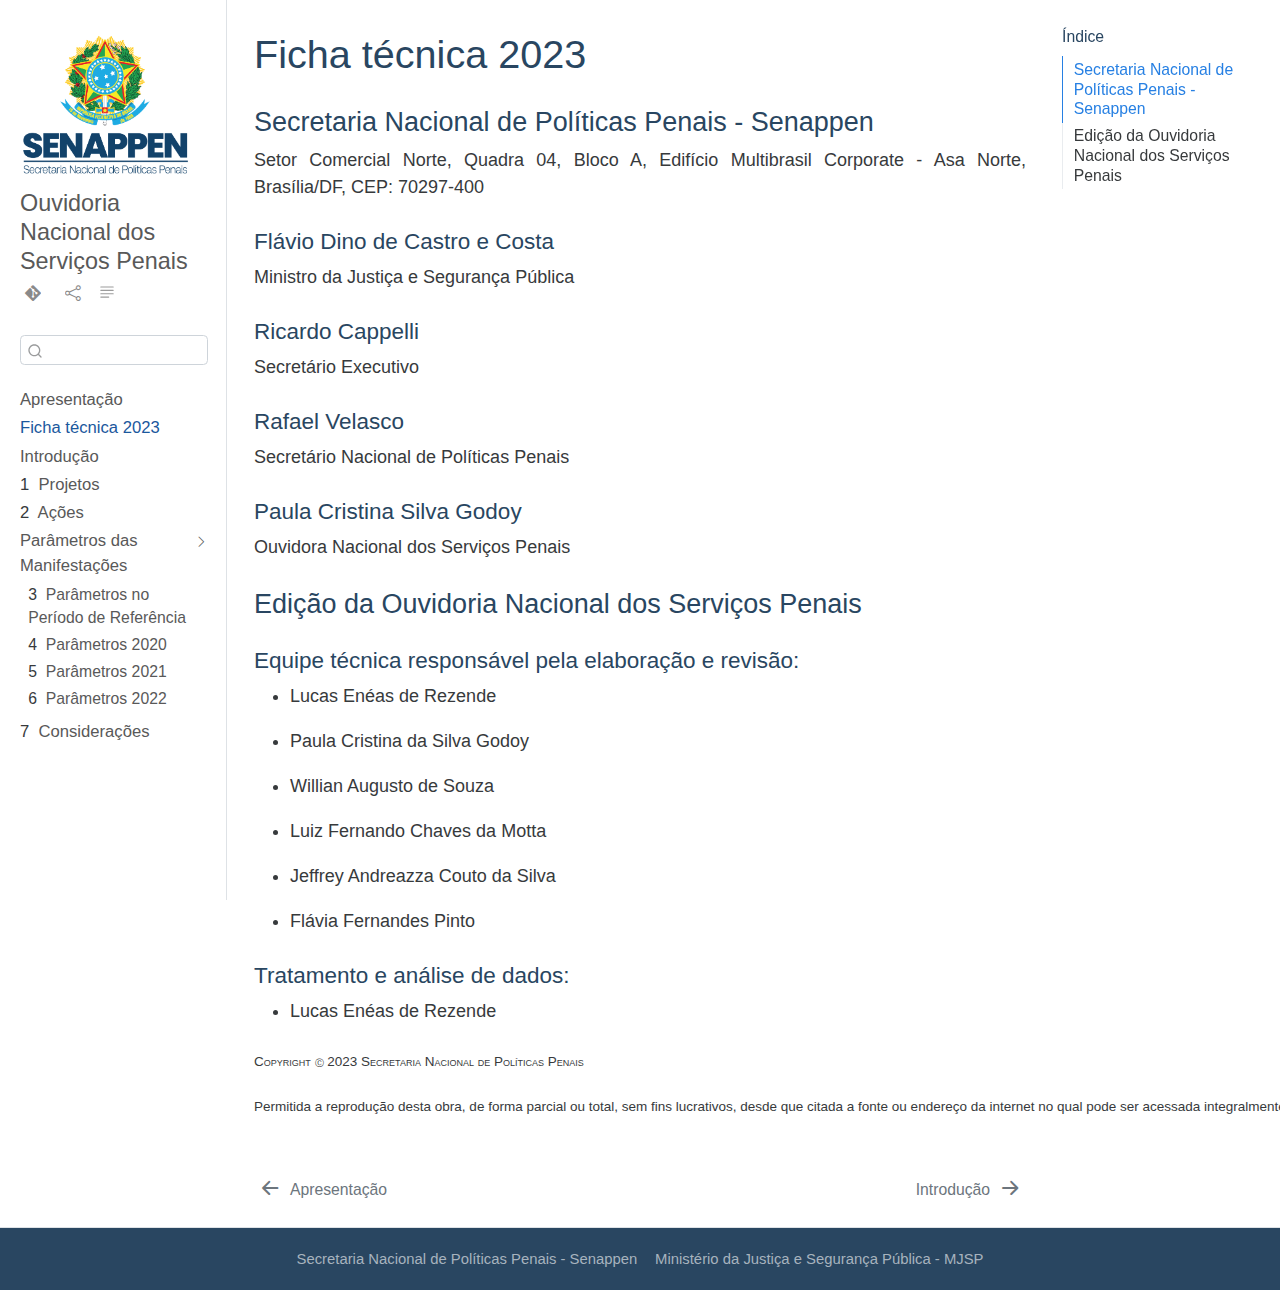
<file: docs/ficha_tecnica2022.html>
<!DOCTYPE html>
<html xmlns="http://www.w3.org/1999/xhtml" lang="pt" xml:lang="pt"><head>

<meta charset="utf-8">
<meta name="generator" content="quarto-1.2.335">

<meta name="viewport" content="width=device-width, initial-scale=1.0, user-scalable=yes">


<title>Relatório de Gestão da Ouvidoria Nacional dos Serviços Penais - Ficha técnica 2023</title>
<style>
code{white-space: pre-wrap;}
span.smallcaps{font-variant: small-caps;}
div.columns{display: flex; gap: min(4vw, 1.5em);}
div.column{flex: auto; overflow-x: auto;}
div.hanging-indent{margin-left: 1.5em; text-indent: -1.5em;}
ul.task-list{list-style: none;}
ul.task-list li input[type="checkbox"] {
  width: 0.8em;
  margin: 0 0.8em 0.2em -1.6em;
  vertical-align: middle;
}
</style>


<script src="site_libs/quarto-nav/quarto-nav.js"></script>
<script src="site_libs/quarto-nav/headroom.min.js"></script>
<script src="site_libs/clipboard/clipboard.min.js"></script>
<script src="site_libs/quarto-search/autocomplete.umd.js"></script>
<script src="site_libs/quarto-search/fuse.min.js"></script>
<script src="site_libs/quarto-search/quarto-search.js"></script>
<meta name="quarto:offset" content="./">
<link href="./introducao.html" rel="next">
<link href="./index.html" rel="prev">
<script src="site_libs/quarto-html/quarto.js"></script>
<script src="site_libs/quarto-html/popper.min.js"></script>
<script src="site_libs/quarto-html/tippy.umd.min.js"></script>
<script src="site_libs/quarto-html/anchor.min.js"></script>
<link href="site_libs/quarto-html/tippy.css" rel="stylesheet">
<link href="site_libs/quarto-html/quarto-syntax-highlighting.css" rel="stylesheet" id="quarto-text-highlighting-styles">
<script src="site_libs/bootstrap/bootstrap.min.js"></script>
<link href="site_libs/bootstrap/bootstrap-icons.css" rel="stylesheet">
<link href="site_libs/bootstrap/bootstrap.min.css" rel="stylesheet" id="quarto-bootstrap" data-mode="light">
<script id="quarto-search-options" type="application/json">{
  "location": "sidebar",
  "copy-button": false,
  "collapse-after": 3,
  "panel-placement": "start",
  "type": "textbox",
  "limit": 20,
  "language": {
    "search-no-results-text": "Nenhum resultado",
    "search-matching-documents-text": "documentos correspondentes",
    "search-copy-link-title": "Copiar link para a busca",
    "search-hide-matches-text": "Esconder correspondências adicionais",
    "search-more-match-text": "mais correspondência neste documento",
    "search-more-matches-text": "mais correspondências neste documento",
    "search-clear-button-title": "Limpar",
    "search-detached-cancel-button-title": "Cancelar",
    "search-submit-button-title": "Enviar"
  }
}</script>


<link rel="stylesheet" href="style.css">
</head>

<body class="nav-sidebar docked">

<div id="quarto-search-results"></div>
  <header id="quarto-header" class="headroom fixed-top">
  <nav class="quarto-secondary-nav" data-bs-toggle="collapse" data-bs-target="#quarto-sidebar" aria-controls="quarto-sidebar" aria-expanded="false" aria-label="Toggle sidebar navigation" onclick="if (window.quartoToggleHeadroom) { window.quartoToggleHeadroom(); }">
    <div class="container-fluid d-flex justify-content-between">
      <h1 class="quarto-secondary-nav-title">Ficha técnica 2023</h1>
      <button type="button" class="quarto-btn-toggle btn" aria-label="Show secondary navigation">
        <i class="bi bi-chevron-right"></i>
      </button>
    </div>
  </nav>
</header>
<!-- content -->
<div id="quarto-content" class="quarto-container page-columns page-rows-contents page-layout-full">
<!-- sidebar -->
  <nav id="quarto-sidebar" class="sidebar collapse sidebar-navigation docked overflow-auto">
    <div class="pt-lg-2 mt-2 text-left sidebar-header sidebar-header-stacked">
      <a href="./index.html" class="sidebar-logo-link">
      <img src="./images/senappen_brasao.png" alt="" class="sidebar-logo py-0 d-lg-inline d-none">
      </a>
    <div class="sidebar-title mb-0 py-0">
      <a href="./">Ouvidoria Nacional dos Serviços Penais</a> 
        <div class="sidebar-tools-main tools-wide">
    <a href="" title="" class="sidebar-tool px-1"><i class="bi bi-git"></i></a>
    <a href="https://www.gov.br/depen/pt-br/canais_atendimento/ouvidoria" title="" class="sidebar-tool px-1"><i class="bi bi-"></i></a>
    <a href="" title="Share" id="sidebar-tool-dropdown-0" class="sidebar-tool dropdown-toggle px-1" data-bs-toggle="dropdown" aria-expanded="false"><i class="bi bi-share"></i></a>
    <ul class="dropdown-menu" aria-labelledby="sidebar-tool-dropdown-0">
        <li>
          <a class="dropdown-item sidebar-tools-main-item" href="https://twitter.com/intent/tweet?url=|url|">
            <i class="bi bi-bi-twitter pe-1"></i>
          Twitter
          </a>
        </li>
        <li>
          <a class="dropdown-item sidebar-tools-main-item" href="https://www.facebook.com/sharer/sharer.php?u=|url|">
            <i class="bi bi-bi-facebook pe-1"></i>
          Facebook
          </a>
        </li>
        <li>
          <a class="dropdown-item sidebar-tools-main-item" href="https://www.linkedin.com/sharing/share-offsite/?url=|url|">
            <i class="bi bi-bi-linkedin pe-1"></i>
          LinkedIn
          </a>
        </li>
    </ul>
  <a href="" class="quarto-reader-toggle sidebar-tool" onclick="window.quartoToggleReader(); return false;" title="Toggle reader mode">
  <div class="quarto-reader-toggle-btn">
  <i class="bi"></i>
  </div>
</a>
</div>
    </div>
      </div>
      <div class="mt-2 flex-shrink-0 align-items-center">
        <div class="sidebar-search">
        <div id="quarto-search" class="" title="Search"></div>
        </div>
      </div>
    <div class="sidebar-menu-container"> 
    <ul class="list-unstyled mt-1">
        <li class="sidebar-item">
  <div class="sidebar-item-container"> 
  <a href="./index.html" class="sidebar-item-text sidebar-link">Apresentação</a>
  </div>
</li>
        <li class="sidebar-item">
  <div class="sidebar-item-container"> 
  <a href="./ficha_tecnica2022.html" class="sidebar-item-text sidebar-link active">Ficha técnica 2023</a>
  </div>
</li>
        <li class="sidebar-item">
  <div class="sidebar-item-container"> 
  <a href="./introducao.html" class="sidebar-item-text sidebar-link">Introdução</a>
  </div>
</li>
        <li class="sidebar-item">
  <div class="sidebar-item-container"> 
  <a href="./projetos.html" class="sidebar-item-text sidebar-link"><span class="chapter-number">1</span>&nbsp; <span class="chapter-title">Projetos</span></a>
  </div>
</li>
        <li class="sidebar-item">
  <div class="sidebar-item-container"> 
  <a href="./acoes.html" class="sidebar-item-text sidebar-link"><span class="chapter-number">2</span>&nbsp; <span class="chapter-title">Ações</span></a>
  </div>
</li>
        <li class="sidebar-item sidebar-item-section">
      <div class="sidebar-item-container"> 
            <a href="./tratamento_demandas.html" class="sidebar-item-text sidebar-link">Parâmetros das Manifestações</a>
          <a class="sidebar-item-toggle text-start" data-bs-toggle="collapse" data-bs-target="#quarto-sidebar-section-1" aria-expanded="true">
            <i class="bi bi-chevron-right ms-2"></i>
          </a> 
      </div>
      <ul id="quarto-sidebar-section-1" class="collapse list-unstyled sidebar-section depth1 show">  
          <li class="sidebar-item">
  <div class="sidebar-item-container"> 
  <a href="./estatisticas_anuais.html" class="sidebar-item-text sidebar-link"><span class="chapter-number">3</span>&nbsp; <span class="chapter-title">Parâmetros no Período de Referência</span></a>
  </div>
</li>
          <li class="sidebar-item">
  <div class="sidebar-item-container"> 
  <a href="./estatisticas_2020.html" class="sidebar-item-text sidebar-link"><span class="chapter-number">4</span>&nbsp; <span class="chapter-title">Parâmetros 2020</span></a>
  </div>
</li>
          <li class="sidebar-item">
  <div class="sidebar-item-container"> 
  <a href="./estatisticas_2021.html" class="sidebar-item-text sidebar-link"><span class="chapter-number">5</span>&nbsp; <span class="chapter-title">Parâmetros 2021</span></a>
  </div>
</li>
          <li class="sidebar-item">
  <div class="sidebar-item-container"> 
  <a href="./estatisticas_2022.html" class="sidebar-item-text sidebar-link"><span class="chapter-number">6</span>&nbsp; <span class="chapter-title">Parâmetros 2022</span></a>
  </div>
</li>
      </ul>
  </li>
        <li class="sidebar-item">
  <div class="sidebar-item-container"> 
  <a href="./consideracoes.html" class="sidebar-item-text sidebar-link"><span class="chapter-number">7</span>&nbsp; <span class="chapter-title">Considerações</span></a>
  </div>
</li>
    </ul>
    </div>
</nav>
<!-- margin-sidebar -->
    <div id="quarto-margin-sidebar" class="sidebar margin-sidebar">
        <nav id="TOC" role="doc-toc" class="toc-active">
    <h2 id="toc-title">Índice</h2>
   
  <ul>
  <li><a href="#secretaria-nacional-de-políticas-penais---senappen" id="toc-secretaria-nacional-de-políticas-penais---senappen" class="nav-link active" data-scroll-target="#secretaria-nacional-de-políticas-penais---senappen">Secretaria Nacional de Políticas Penais - Senappen</a></li>
  <li><a href="#edição-da-ouvidoria-nacional-dos-serviços-penais" id="toc-edição-da-ouvidoria-nacional-dos-serviços-penais" class="nav-link" data-scroll-target="#edição-da-ouvidoria-nacional-dos-serviços-penais">Edição da Ouvidoria Nacional dos Serviços Penais</a></li>
  </ul>
</nav>
    </div>
<!-- main -->
<main class="content column-body" id="quarto-document-content">

<header id="title-block-header" class="quarto-title-block default">
<div class="quarto-title">
<h1 class="title d-none d-lg-block">Ficha técnica 2023</h1>
</div>



<div class="quarto-title-meta">

    
  
    
  </div>
  

</header>

<section id="secretaria-nacional-de-políticas-penais---senappen" class="level3 unnumbered">
<h3 class="unnumbered anchored" data-anchor-id="secretaria-nacional-de-políticas-penais---senappen">Secretaria Nacional de Políticas Penais - Senappen</h3>
<p>Setor Comercial Norte, Quadra 04, Bloco A, Edifício Multibrasil Corporate - Asa Norte, Brasília/DF, CEP: 70297-400</p>
<section id="flávio-dino-de-castro-e-costa" class="level4 unnumbered">
<h4 class="unnumbered anchored" data-anchor-id="flávio-dino-de-castro-e-costa">Flávio Dino de Castro e Costa</h4>
<p>Ministro da Justiça e Segurança Pública</p>
</section>
<section id="ricardo-cappelli" class="level4 unnumbered">
<h4 class="unnumbered anchored" data-anchor-id="ricardo-cappelli">Ricardo Cappelli</h4>
<p>Secretário Executivo</p>
</section>
<section id="rafael-velasco" class="level4 unnumbered">
<h4 class="unnumbered anchored" data-anchor-id="rafael-velasco">Rafael Velasco</h4>
<p>Secretário Nacional de Políticas Penais</p>
</section>
<section id="paula-cristina-silva-godoy" class="level4 unnumbered">
<h4 class="unnumbered anchored" data-anchor-id="paula-cristina-silva-godoy">Paula Cristina Silva Godoy</h4>
<p>Ouvidora Nacional dos Serviços Penais</p>
</section>
</section>
<section id="edição-da-ouvidoria-nacional-dos-serviços-penais" class="level3 unnumbered">
<h3 class="unnumbered anchored" data-anchor-id="edição-da-ouvidoria-nacional-dos-serviços-penais">Edição da Ouvidoria Nacional dos Serviços Penais</h3>
<section id="equipe-técnica-responsável-pela-elaboração-e-revisão" class="level4 unnumbered">
<h4 class="unnumbered anchored" data-anchor-id="equipe-técnica-responsável-pela-elaboração-e-revisão">Equipe técnica responsável pela elaboração e revisão:</h4>
<ul>
<li><p>Lucas Enéas de Rezende</p></li>
<li><p>Paula Cristina da Silva Godoy</p></li>
<li><p>Willian Augusto de Souza</p></li>
<li><p>Luiz Fernando Chaves da Motta</p></li>
<li><p>Jeffrey Andreazza Couto da Silva</p></li>
<li><p>Flávia Fernandes Pinto</p></li>
</ul>
</section>
<section id="tratamento-e-análise-de-dados" class="level4 unnumbered">
<h4 class="unnumbered anchored" data-anchor-id="tratamento-e-análise-de-dados">Tratamento e análise de dados:</h4>
<ul>
<li>Lucas Enéas de Rezende</li>
</ul>
<p><sub><span class="smallcaps">Copyright&nbsp;ⓒ&nbsp;2023&nbsp;Secretaria&nbsp;Nacional&nbsp;de&nbsp;Políticas&nbsp;Penais</span></sub></p>
<p><sub>Permitida&nbsp;a&nbsp;reprodução&nbsp;desta&nbsp;obra,&nbsp;de&nbsp;forma&nbsp;parcial&nbsp;ou&nbsp;total,&nbsp;sem&nbsp;fins&nbsp;lucrativos,&nbsp;desde&nbsp;que&nbsp;citada&nbsp;a&nbsp;fonte&nbsp;ou&nbsp;endereço&nbsp;da&nbsp;internet&nbsp;no&nbsp;qual&nbsp;pode&nbsp;ser&nbsp;acessada&nbsp;integralmente&nbsp;em&nbsp;sua&nbsp;versão&nbsp;digital.</sub></p>


</section>
</section>

</main> <!-- /main -->
<script id="quarto-html-after-body" type="application/javascript">
window.document.addEventListener("DOMContentLoaded", function (event) {
  const toggleBodyColorMode = (bsSheetEl) => {
    const mode = bsSheetEl.getAttribute("data-mode");
    const bodyEl = window.document.querySelector("body");
    if (mode === "dark") {
      bodyEl.classList.add("quarto-dark");
      bodyEl.classList.remove("quarto-light");
    } else {
      bodyEl.classList.add("quarto-light");
      bodyEl.classList.remove("quarto-dark");
    }
  }
  const toggleBodyColorPrimary = () => {
    const bsSheetEl = window.document.querySelector("link#quarto-bootstrap");
    if (bsSheetEl) {
      toggleBodyColorMode(bsSheetEl);
    }
  }
  toggleBodyColorPrimary();  
  const icon = "";
  const anchorJS = new window.AnchorJS();
  anchorJS.options = {
    placement: 'right',
    icon: icon
  };
  anchorJS.add('.anchored');
  const clipboard = new window.ClipboardJS('.code-copy-button', {
    target: function(trigger) {
      return trigger.previousElementSibling;
    }
  });
  clipboard.on('success', function(e) {
    // button target
    const button = e.trigger;
    // don't keep focus
    button.blur();
    // flash "checked"
    button.classList.add('code-copy-button-checked');
    var currentTitle = button.getAttribute("title");
    button.setAttribute("title", "Copiada");
    let tooltip;
    if (window.bootstrap) {
      button.setAttribute("data-bs-toggle", "tooltip");
      button.setAttribute("data-bs-placement", "left");
      button.setAttribute("data-bs-title", "Copiada");
      tooltip = new bootstrap.Tooltip(button, 
        { trigger: "manual", 
          customClass: "code-copy-button-tooltip",
          offset: [0, -8]});
      tooltip.show();    
    }
    setTimeout(function() {
      if (tooltip) {
        tooltip.hide();
        button.removeAttribute("data-bs-title");
        button.removeAttribute("data-bs-toggle");
        button.removeAttribute("data-bs-placement");
      }
      button.setAttribute("title", currentTitle);
      button.classList.remove('code-copy-button-checked');
    }, 1000);
    // clear code selection
    e.clearSelection();
  });
  function tippyHover(el, contentFn) {
    const config = {
      allowHTML: true,
      content: contentFn,
      maxWidth: 500,
      delay: 100,
      arrow: false,
      appendTo: function(el) {
          return el.parentElement;
      },
      interactive: true,
      interactiveBorder: 10,
      theme: 'quarto',
      placement: 'bottom-start'
    };
    window.tippy(el, config); 
  }
  const noterefs = window.document.querySelectorAll('a[role="doc-noteref"]');
  for (var i=0; i<noterefs.length; i++) {
    const ref = noterefs[i];
    tippyHover(ref, function() {
      // use id or data attribute instead here
      let href = ref.getAttribute('data-footnote-href') || ref.getAttribute('href');
      try { href = new URL(href).hash; } catch {}
      const id = href.replace(/^#\/?/, "");
      const note = window.document.getElementById(id);
      return note.innerHTML;
    });
  }
  const findCites = (el) => {
    const parentEl = el.parentElement;
    if (parentEl) {
      const cites = parentEl.dataset.cites;
      if (cites) {
        return {
          el,
          cites: cites.split(' ')
        };
      } else {
        return findCites(el.parentElement)
      }
    } else {
      return undefined;
    }
  };
  var bibliorefs = window.document.querySelectorAll('a[role="doc-biblioref"]');
  for (var i=0; i<bibliorefs.length; i++) {
    const ref = bibliorefs[i];
    const citeInfo = findCites(ref);
    if (citeInfo) {
      tippyHover(citeInfo.el, function() {
        var popup = window.document.createElement('div');
        citeInfo.cites.forEach(function(cite) {
          var citeDiv = window.document.createElement('div');
          citeDiv.classList.add('hanging-indent');
          citeDiv.classList.add('csl-entry');
          var biblioDiv = window.document.getElementById('ref-' + cite);
          if (biblioDiv) {
            citeDiv.innerHTML = biblioDiv.innerHTML;
          }
          popup.appendChild(citeDiv);
        });
        return popup.innerHTML;
      });
    }
  }
});
</script>
<nav class="page-navigation column-body">
  <div class="nav-page nav-page-previous">
      <a href="./index.html" class="pagination-link">
        <i class="bi bi-arrow-left-short"></i> <span class="nav-page-text">Apresentação</span>
      </a>          
  </div>
  <div class="nav-page nav-page-next">
      <a href="./introducao.html" class="pagination-link">
        <span class="nav-page-text">Introdução</span> <i class="bi bi-arrow-right-short"></i>
      </a>
  </div>
</nav>
</div> <!-- /content -->
<footer class="footer">
  <div class="nav-footer">
      <div class="nav-footer-center">
        <ul class="footer-items list-unstyled">
    <li class="nav-item">
    <a class="nav-link" href="https://www.gov.br/depen/pt-br">Secretaria Nacional de Políticas Penais - Senappen</a>
  </li>  
    <li class="nav-item">
    <a class="nav-link" href="https://www.gov.br/mj/pt-br">Ministério da Justiça e Segurança Pública - MJSP</a>
  </li>  
</ul>
      </div>
  </div>
</footer>



</body></html>
</file>
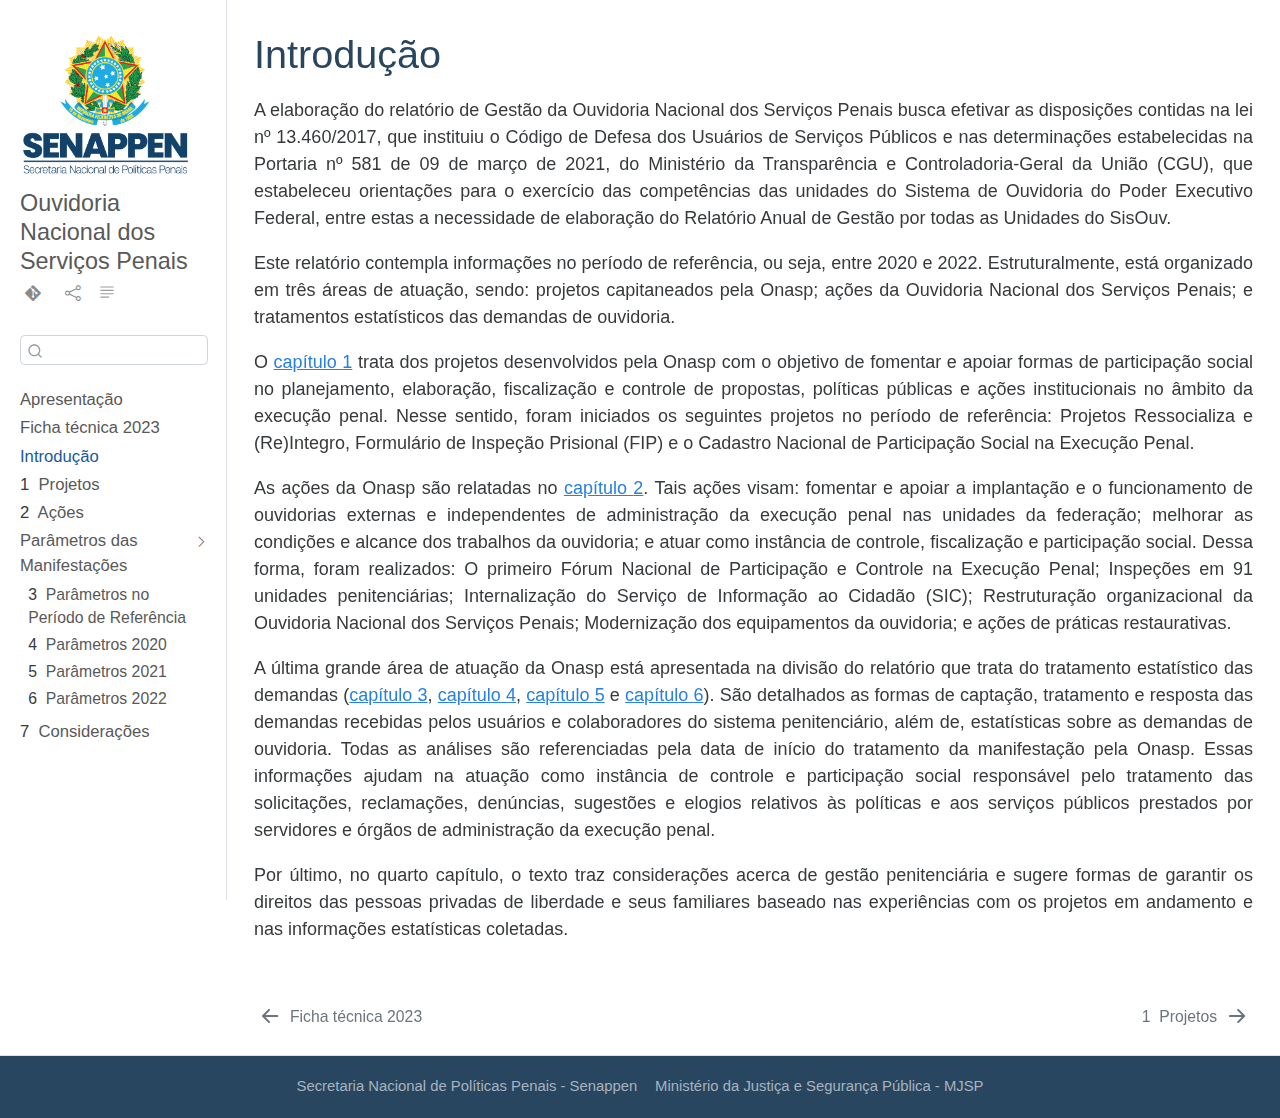
<file: docs/introducao.html>
<!DOCTYPE html>
<html xmlns="http://www.w3.org/1999/xhtml" lang="pt" xml:lang="pt"><head>
<meta http-equiv="Content-Type" content="text/html; charset=UTF-8">
<meta charset="utf-8">
<meta name="generator" content="quarto-1.2.335">
<meta name="viewport" content="width=device-width, initial-scale=1.0, user-scalable=yes">
<title>Relatório de Gestão da Ouvidoria Nacional dos Serviços Penais - Introdução</title>
<style>
code{white-space: pre-wrap;}
span.smallcaps{font-variant: small-caps;}
div.columns{display: flex; gap: min(4vw, 1.5em);}
div.column{flex: auto; overflow-x: auto;}
div.hanging-indent{margin-left: 1.5em; text-indent: -1.5em;}
ul.task-list{list-style: none;}
ul.task-list li input[type="checkbox"] {
  width: 0.8em;
  margin: 0 0.8em 0.2em -1.6em;
  vertical-align: middle;
}
</style>

<script src="site_libs/quarto-nav/quarto-nav.js"></script>
<script src="site_libs/quarto-nav/headroom.min.js"></script>
<script src="site_libs/clipboard/clipboard.min.js"></script>
<script src="site_libs/quarto-search/autocomplete.umd.js"></script>
<script src="site_libs/quarto-search/fuse.min.js"></script>
<script src="site_libs/quarto-search/quarto-search.js"></script>
<meta name="quarto:offset" content="./">
<link href="./projetos.html" rel="next">
<link href="./ficha_tecnica2022.html" rel="prev">
<script src="site_libs/quarto-html/quarto.js"></script>
<script src="site_libs/quarto-html/popper.min.js"></script>
<script src="site_libs/quarto-html/tippy.umd.min.js"></script>
<script src="site_libs/quarto-html/anchor.min.js"></script>
<link href="site_libs/quarto-html/tippy.css" rel="stylesheet">
<link href="site_libs/quarto-html/quarto-syntax-highlighting.css" rel="stylesheet" id="quarto-text-highlighting-styles">
<script src="site_libs/bootstrap/bootstrap.min.js"></script>
<link href="site_libs/bootstrap/bootstrap-icons.css" rel="stylesheet">
<link href="site_libs/bootstrap/bootstrap.min.css" rel="stylesheet" id="quarto-bootstrap" data-mode="light"><script id="quarto-search-options" type="application/json">{
  "location": "sidebar",
  "copy-button": false,
  "collapse-after": 3,
  "panel-placement": "start",
  "type": "textbox",
  "limit": 20,
  "language": {
    "search-no-results-text": "Nenhum resultado",
    "search-matching-documents-text": "documentos correspondentes",
    "search-copy-link-title": "Copiar link para a busca",
    "search-hide-matches-text": "Esconder correspondências adicionais",
    "search-more-match-text": "mais correspondência neste documento",
    "search-more-matches-text": "mais correspondências neste documento",
    "search-clear-button-title": "Limpar",
    "search-detached-cancel-button-title": "Cancelar",
    "search-submit-button-title": "Enviar"
  }
}</script><link rel="stylesheet" href="style.css">
</head>
<body class="nav-sidebar docked">

<div id="quarto-search-results"></div>
  <header id="quarto-header" class="headroom fixed-top"><nav class="quarto-secondary-nav" data-bs-toggle="collapse" data-bs-target="#quarto-sidebar" aria-controls="quarto-sidebar" aria-expanded="false" aria-label="Toggle sidebar navigation" onclick="if (window.quartoToggleHeadroom) { window.quartoToggleHeadroom(); }"><div class="container-fluid d-flex justify-content-between">
      <h1 class="quarto-secondary-nav-title">Introdução</h1>
      <button type="button" class="quarto-btn-toggle btn" aria-label="Show secondary navigation">
        <i class="bi bi-chevron-right"></i>
      </button>
    </div>
  </nav></header><!-- content --><div id="quarto-content" class="quarto-container page-columns page-rows-contents page-layout-full">
<!-- sidebar -->
  <nav id="quarto-sidebar" class="sidebar collapse sidebar-navigation docked overflow-auto"><div class="pt-lg-2 mt-2 text-left sidebar-header sidebar-header-stacked">
      <a href="./index.html" class="sidebar-logo-link">
      <img src="./images/senappen_brasao.png" alt="" class="sidebar-logo py-0 d-lg-inline d-none"></a>
    <div class="sidebar-title mb-0 py-0">
      <a href="./">Ouvidoria Nacional dos Serviços Penais</a> 
        <div class="sidebar-tools-main tools-wide">
    <a href="" title="" class="sidebar-tool px-1"><i class="bi bi-git"></i></a>
    <a href="https://www.gov.br/depen/pt-br/canais_atendimento/ouvidoria" title="" class="sidebar-tool px-1"><i class="bi bi-"></i></a>
    <a href="" title="Share" id="sidebar-tool-dropdown-0" class="sidebar-tool dropdown-toggle px-1" data-bs-toggle="dropdown" aria-expanded="false"><i class="bi bi-share"></i></a>
    <ul class="dropdown-menu" aria-labelledby="sidebar-tool-dropdown-0">
<li>
          <a class="dropdown-item sidebar-tools-main-item" href="https://twitter.com/intent/tweet?url=%7Curl%7C">
            <i class="bi bi-bi-twitter pe-1"></i>
          Twitter
          </a>
        </li>
        <li>
          <a class="dropdown-item sidebar-tools-main-item" href="https://www.facebook.com/sharer/sharer.php?u=%7Curl%7C">
            <i class="bi bi-bi-facebook pe-1"></i>
          Facebook
          </a>
        </li>
        <li>
          <a class="dropdown-item sidebar-tools-main-item" href="https://www.linkedin.com/sharing/share-offsite/?url=%7Curl%7C">
            <i class="bi bi-bi-linkedin pe-1"></i>
          LinkedIn
          </a>
        </li>
    </ul>
<a href="" class="quarto-reader-toggle sidebar-tool" onclick="window.quartoToggleReader(); return false;" title="Toggle reader mode">
  <div class="quarto-reader-toggle-btn">
  <i class="bi"></i>
  </div>
</a>
</div>
    </div>
      </div>
      <div class="mt-2 flex-shrink-0 align-items-center">
        <div class="sidebar-search">
        <div id="quarto-search" class="" title="Search"></div>
        </div>
      </div>
    <div class="sidebar-menu-container"> 
    <ul class="list-unstyled mt-1">
<li class="sidebar-item">
  <div class="sidebar-item-container"> 
  <a href="./index.html" class="sidebar-item-text sidebar-link">Apresentação</a>
  </div>
</li>
        <li class="sidebar-item">
  <div class="sidebar-item-container"> 
  <a href="./ficha_tecnica2022.html" class="sidebar-item-text sidebar-link">Ficha técnica 2023</a>
  </div>
</li>
        <li class="sidebar-item">
  <div class="sidebar-item-container"> 
  <a href="./introducao.html" class="sidebar-item-text sidebar-link active">Introdução</a>
  </div>
</li>
        <li class="sidebar-item">
  <div class="sidebar-item-container"> 
  <a href="./projetos.html" class="sidebar-item-text sidebar-link"><span class="chapter-number">1</span>&nbsp; <span class="chapter-title">Projetos</span></a>
  </div>
</li>
        <li class="sidebar-item">
  <div class="sidebar-item-container"> 
  <a href="./acoes.html" class="sidebar-item-text sidebar-link"><span class="chapter-number">2</span>&nbsp; <span class="chapter-title">Ações</span></a>
  </div>
</li>
        <li class="sidebar-item sidebar-item-section">
      <div class="sidebar-item-container"> 
            <a href="./tratamento_demandas.html" class="sidebar-item-text sidebar-link">Parâmetros das Manifestações</a>
          <a class="sidebar-item-toggle text-start" data-bs-toggle="collapse" data-bs-target="#quarto-sidebar-section-1" aria-expanded="true">
            <i class="bi bi-chevron-right ms-2"></i>
          </a> 
      </div>
      <ul id="quarto-sidebar-section-1" class="collapse list-unstyled sidebar-section depth1 show">
<li class="sidebar-item">
  <div class="sidebar-item-container"> 
  <a href="./estatisticas_anuais.html" class="sidebar-item-text sidebar-link"><span class="chapter-number">3</span>&nbsp; <span class="chapter-title">Parâmetros no Período de Referência</span></a>
  </div>
</li>
          <li class="sidebar-item">
  <div class="sidebar-item-container"> 
  <a href="./estatisticas_2020.html" class="sidebar-item-text sidebar-link"><span class="chapter-number">4</span>&nbsp; <span class="chapter-title">Parâmetros 2020</span></a>
  </div>
</li>
          <li class="sidebar-item">
  <div class="sidebar-item-container"> 
  <a href="./estatisticas_2021.html" class="sidebar-item-text sidebar-link"><span class="chapter-number">5</span>&nbsp; <span class="chapter-title">Parâmetros 2021</span></a>
  </div>
</li>
          <li class="sidebar-item">
  <div class="sidebar-item-container"> 
  <a href="./estatisticas_2022.html" class="sidebar-item-text sidebar-link"><span class="chapter-number">6</span>&nbsp; <span class="chapter-title">Parâmetros 2022</span></a>
  </div>
</li>
      </ul>
</li>
        <li class="sidebar-item">
  <div class="sidebar-item-container"> 
  <a href="./consideracoes.html" class="sidebar-item-text sidebar-link"><span class="chapter-number">7</span>&nbsp; <span class="chapter-title">Considerações</span></a>
  </div>
</li>
    </ul>
</div>
</nav><!-- margin-sidebar --><div id="quarto-margin-sidebar" class="sidebar margin-sidebar zindex-bottom">
        
    </div>
<!-- main -->
<main class="content column-page-right" id="quarto-document-content"><header id="title-block-header" class="quarto-title-block default"><div class="quarto-title">
<h1 class="title d-none d-lg-block">Introdução</h1>
</div>



<div class="quarto-title-meta">

    
  
    
  </div>
  

</header><div class="cell" data-layout-align="center">

</div>
<p>A elaboração do relatório de Gestão da Ouvidoria Nacional dos Serviços Penais busca efetivar as disposições contidas na lei nº 13.460/2017, que instituiu o Código de Defesa dos Usuários de Serviços Públicos e nas determinações estabelecidas na Portaria nº 581 de 09 de março de 2021, do Ministério da Transparência e Controladoria-Geral da União (CGU), que estabeleceu orientações para o exercício das competências das unidades do Sistema de Ouvidoria do Poder Executivo Federal, entre estas a necessidade de elaboração do Relatório Anual de Gestão por todas as Unidades do SisOuv.</p>
<p>Este relatório contempla informações no período de referência, ou seja, entre 2020 e 2022. Estruturalmente, está organizado em três áreas de atuação, sendo: projetos capitaneados pela Onasp; ações da Ouvidoria Nacional dos Serviços Penais; e tratamentos estatísticos das demandas de ouvidoria.</p>
<p>O <a href="projetos.html">capítulo&nbsp;<span>1</span></a> trata dos projetos desenvolvidos pela Onasp com o objetivo de fomentar e apoiar formas de participação social no planejamento, elaboração, fiscalização e controle de propostas, políticas públicas e ações institucionais no âmbito da execução penal. Nesse sentido, foram iniciados os seguintes projetos no período de referência: Projetos Ressocializa e (Re)Integro, Formulário de Inspeção Prisional (FIP) e o Cadastro Nacional de Participação Social na Execução Penal.</p>
<p>As ações da Onasp são relatadas no <a href="acoes.html">capítulo&nbsp;<span>2</span></a>. Tais ações visam: fomentar e apoiar a implantação e o funcionamento de ouvidorias externas e independentes de administração da execução penal nas unidades da federação; melhorar as condições e alcance dos trabalhos da ouvidoria; e atuar como instância de controle, fiscalização e participação social. Dessa forma, foram realizados: O primeiro Fórum Nacional de Participação e Controle na Execução Penal; Inspeções em 91 unidades penitenciárias; Internalização do Serviço de Informação ao Cidadão (SIC); Restruturação organizacional da Ouvidoria Nacional dos Serviços Penais; Modernização dos equipamentos da ouvidoria; e ações de práticas restaurativas.</p>
<p>A última grande área de atuação da Onasp está apresentada na divisão do relatório que trata do tratamento estatístico das demandas (<a href="estatisticas_anuais.html">capítulo&nbsp;<span>3</span></a>, <a href="estatisticas_2020.html">capítulo&nbsp;<span>4</span></a>, <a href="estatisticas_2021.html">capítulo&nbsp;<span>5</span></a> e <a href="estatisticas_2022.html">capítulo&nbsp;<span>6</span></a>). São detalhados as formas de captação, tratamento e resposta das demandas recebidas pelos usuários e colaboradores do sistema penitenciário, além de, estatísticas sobre as demandas de ouvidoria. Todas as análises são referenciadas pela data de início do tratamento da manifestação pela Onasp. Essas informações ajudam na atuação como instância de controle e participação social responsável pelo tratamento das solicitações, reclamações, denúncias, sugestões e elogios relativos às políticas e aos serviços públicos prestados por servidores e órgãos de administração da execução penal.</p>
<p>Por último, no quarto capítulo, o texto traz considerações acerca de gestão penitenciária e sugere formas de garantir os direitos das pessoas privadas de liberdade e seus familiares baseado nas experiências com os projetos em andamento e nas informações estatísticas coletadas.</p>



</main><!-- /main --><script id="quarto-html-after-body" type="application/javascript">
window.document.addEventListener("DOMContentLoaded", function (event) {
  const toggleBodyColorMode = (bsSheetEl) => {
    const mode = bsSheetEl.getAttribute("data-mode");
    const bodyEl = window.document.querySelector("body");
    if (mode === "dark") {
      bodyEl.classList.add("quarto-dark");
      bodyEl.classList.remove("quarto-light");
    } else {
      bodyEl.classList.add("quarto-light");
      bodyEl.classList.remove("quarto-dark");
    }
  }
  const toggleBodyColorPrimary = () => {
    const bsSheetEl = window.document.querySelector("link#quarto-bootstrap");
    if (bsSheetEl) {
      toggleBodyColorMode(bsSheetEl);
    }
  }
  toggleBodyColorPrimary();  
  const icon = "";
  const anchorJS = new window.AnchorJS();
  anchorJS.options = {
    placement: 'right',
    icon: icon
  };
  anchorJS.add('.anchored');
  const clipboard = new window.ClipboardJS('.code-copy-button', {
    target: function(trigger) {
      return trigger.previousElementSibling;
    }
  });
  clipboard.on('success', function(e) {
    // button target
    const button = e.trigger;
    // don't keep focus
    button.blur();
    // flash "checked"
    button.classList.add('code-copy-button-checked');
    var currentTitle = button.getAttribute("title");
    button.setAttribute("title", "Copiada");
    let tooltip;
    if (window.bootstrap) {
      button.setAttribute("data-bs-toggle", "tooltip");
      button.setAttribute("data-bs-placement", "left");
      button.setAttribute("data-bs-title", "Copiada");
      tooltip = new bootstrap.Tooltip(button, 
        { trigger: "manual", 
          customClass: "code-copy-button-tooltip",
          offset: [0, -8]});
      tooltip.show();    
    }
    setTimeout(function() {
      if (tooltip) {
        tooltip.hide();
        button.removeAttribute("data-bs-title");
        button.removeAttribute("data-bs-toggle");
        button.removeAttribute("data-bs-placement");
      }
      button.setAttribute("title", currentTitle);
      button.classList.remove('code-copy-button-checked');
    }, 1000);
    // clear code selection
    e.clearSelection();
  });
  function tippyHover(el, contentFn) {
    const config = {
      allowHTML: true,
      content: contentFn,
      maxWidth: 500,
      delay: 100,
      arrow: false,
      appendTo: function(el) {
          return el.parentElement;
      },
      interactive: true,
      interactiveBorder: 10,
      theme: 'quarto',
      placement: 'bottom-start'
    };
    window.tippy(el, config); 
  }
  const noterefs = window.document.querySelectorAll('a[role="doc-noteref"]');
  for (var i=0; i<noterefs.length; i++) {
    const ref = noterefs[i];
    tippyHover(ref, function() {
      // use id or data attribute instead here
      let href = ref.getAttribute('data-footnote-href') || ref.getAttribute('href');
      try { href = new URL(href).hash; } catch {}
      const id = href.replace(/^#\/?/, "");
      const note = window.document.getElementById(id);
      return note.innerHTML;
    });
  }
  const findCites = (el) => {
    const parentEl = el.parentElement;
    if (parentEl) {
      const cites = parentEl.dataset.cites;
      if (cites) {
        return {
          el,
          cites: cites.split(' ')
        };
      } else {
        return findCites(el.parentElement)
      }
    } else {
      return undefined;
    }
  };
  var bibliorefs = window.document.querySelectorAll('a[role="doc-biblioref"]');
  for (var i=0; i<bibliorefs.length; i++) {
    const ref = bibliorefs[i];
    const citeInfo = findCites(ref);
    if (citeInfo) {
      tippyHover(citeInfo.el, function() {
        var popup = window.document.createElement('div');
        citeInfo.cites.forEach(function(cite) {
          var citeDiv = window.document.createElement('div');
          citeDiv.classList.add('hanging-indent');
          citeDiv.classList.add('csl-entry');
          var biblioDiv = window.document.getElementById('ref-' + cite);
          if (biblioDiv) {
            citeDiv.innerHTML = biblioDiv.innerHTML;
          }
          popup.appendChild(citeDiv);
        });
        return popup.innerHTML;
      });
    }
  }
});
</script><nav class="page-navigation column-page-right"><div class="nav-page nav-page-previous">
      <a href="./ficha_tecnica2022.html" class="pagination-link">
        <i class="bi bi-arrow-left-short"></i> <span class="nav-page-text">Ficha técnica 2023</span>
      </a>          
  </div>
  <div class="nav-page nav-page-next">
      <a href="./projetos.html" class="pagination-link">
        <span class="nav-page-text"><span class="chapter-number">1</span>&nbsp; <span class="chapter-title">Projetos</span></span> <i class="bi bi-arrow-right-short"></i>
      </a>
  </div>
</nav>
</div> <!-- /content -->
<footer class="footer"><div class="nav-footer">
      <div class="nav-footer-center">
        <ul class="footer-items list-unstyled">
<li class="nav-item">
    <a class="nav-link" href="https://www.gov.br/depen/pt-br">Secretaria Nacional de Políticas Penais - Senappen</a>
  </li>  
    <li class="nav-item">
    <a class="nav-link" href="https://www.gov.br/mj/pt-br">Ministério da Justiça e Segurança Pública - MJSP</a>
  </li>  
</ul>
</div>
  </div>
</footer>


</body></html>
</file>
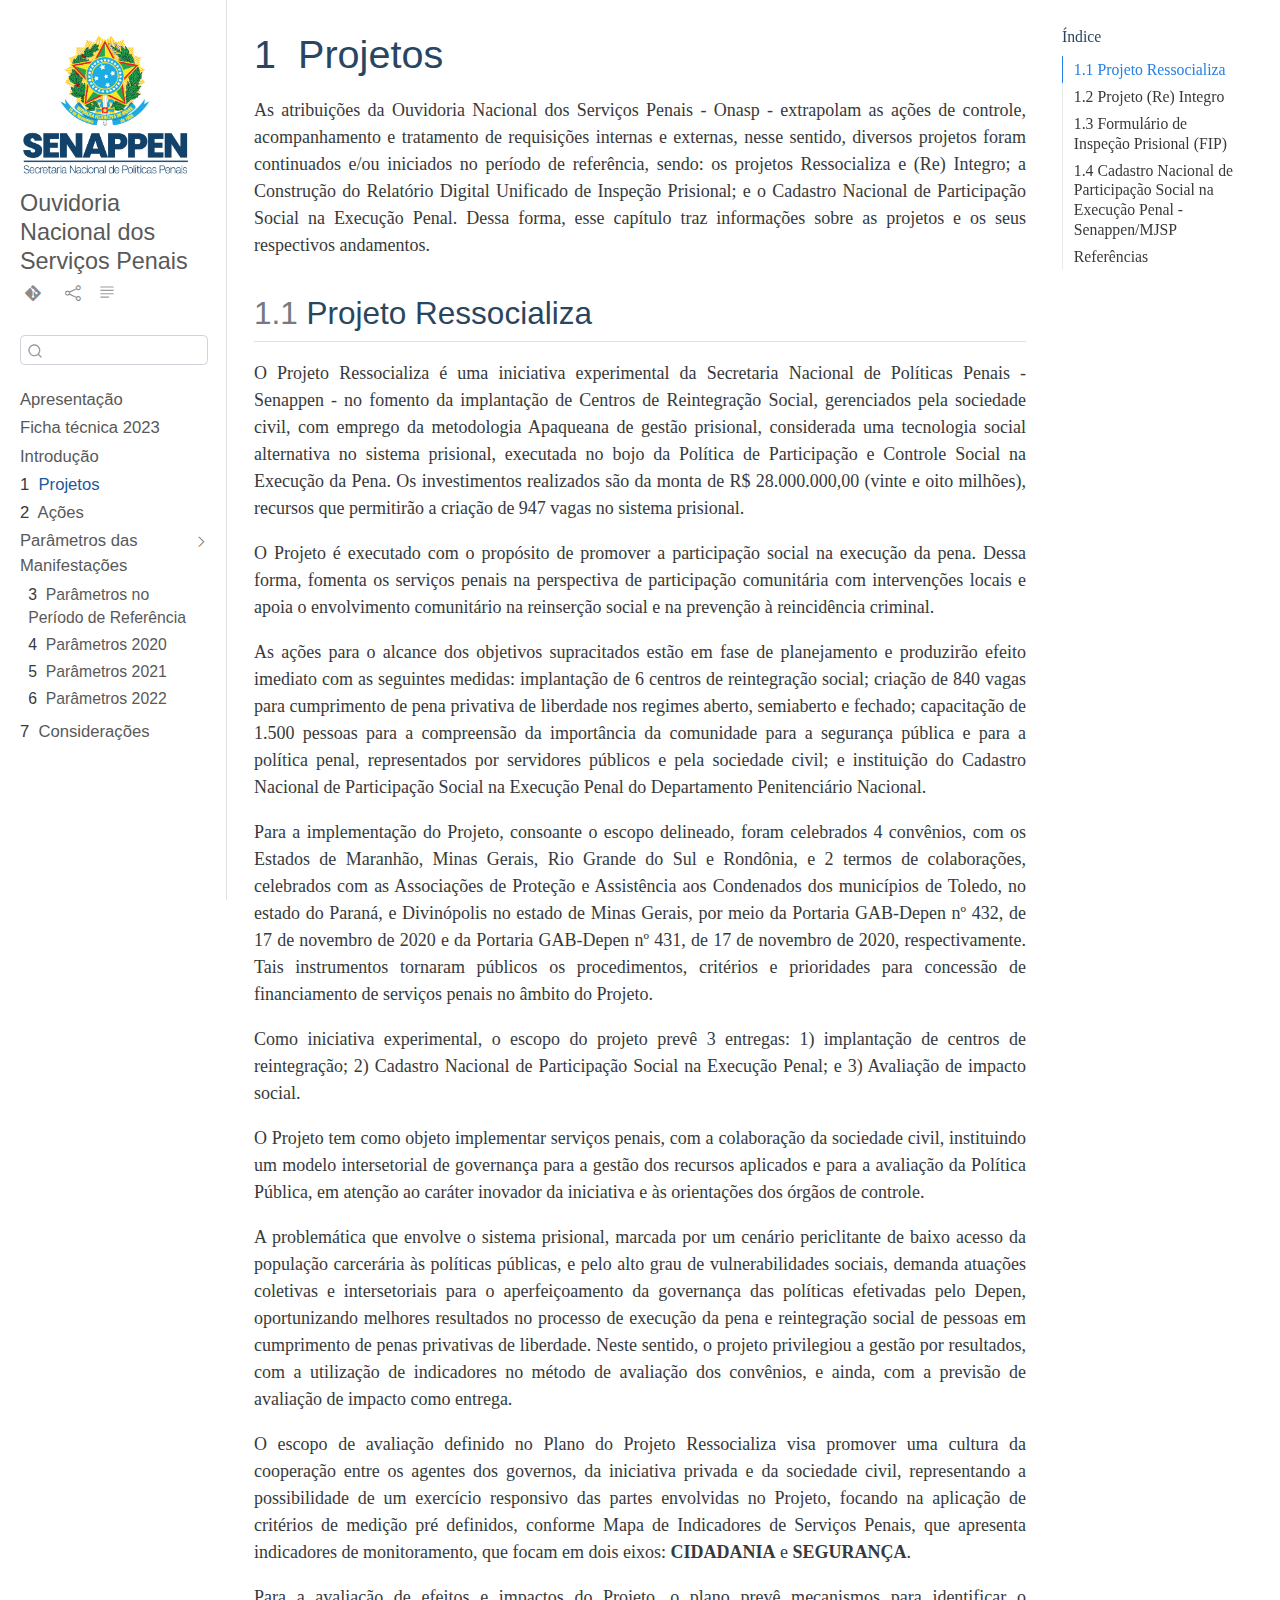
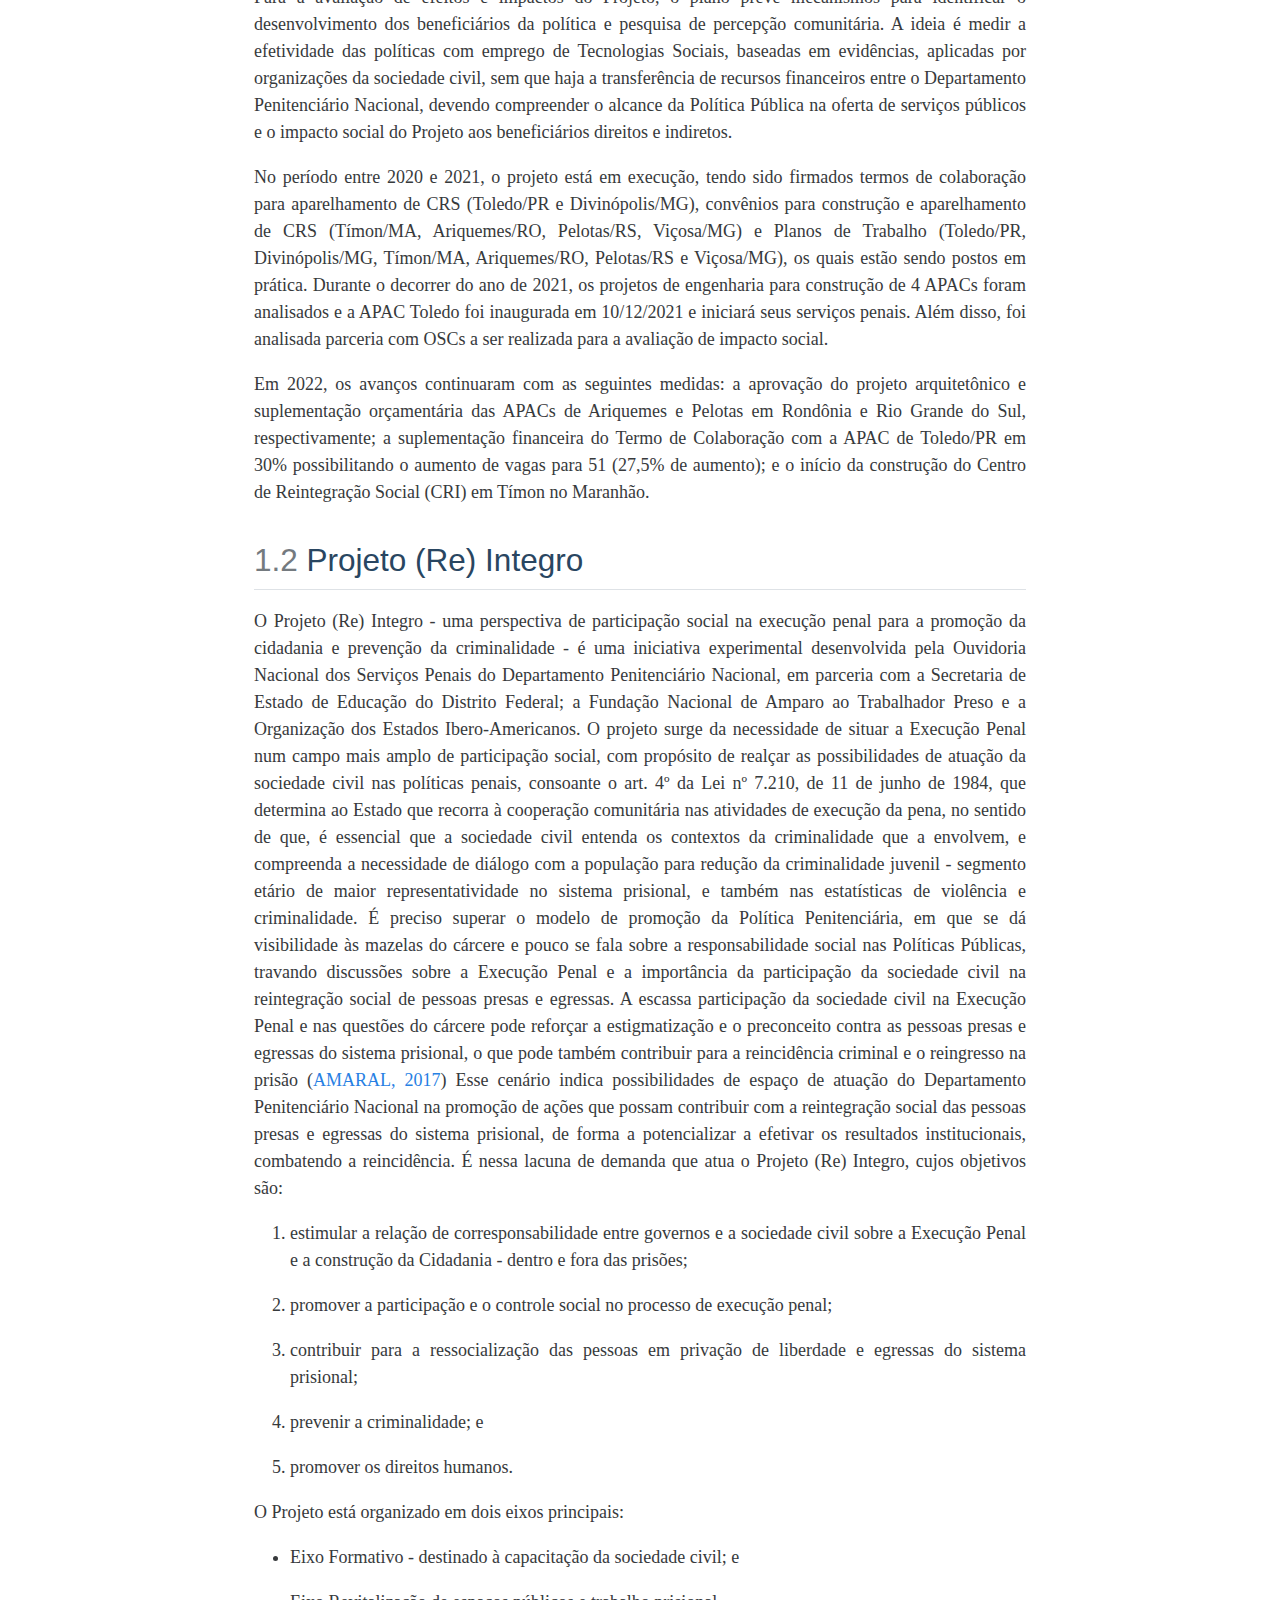
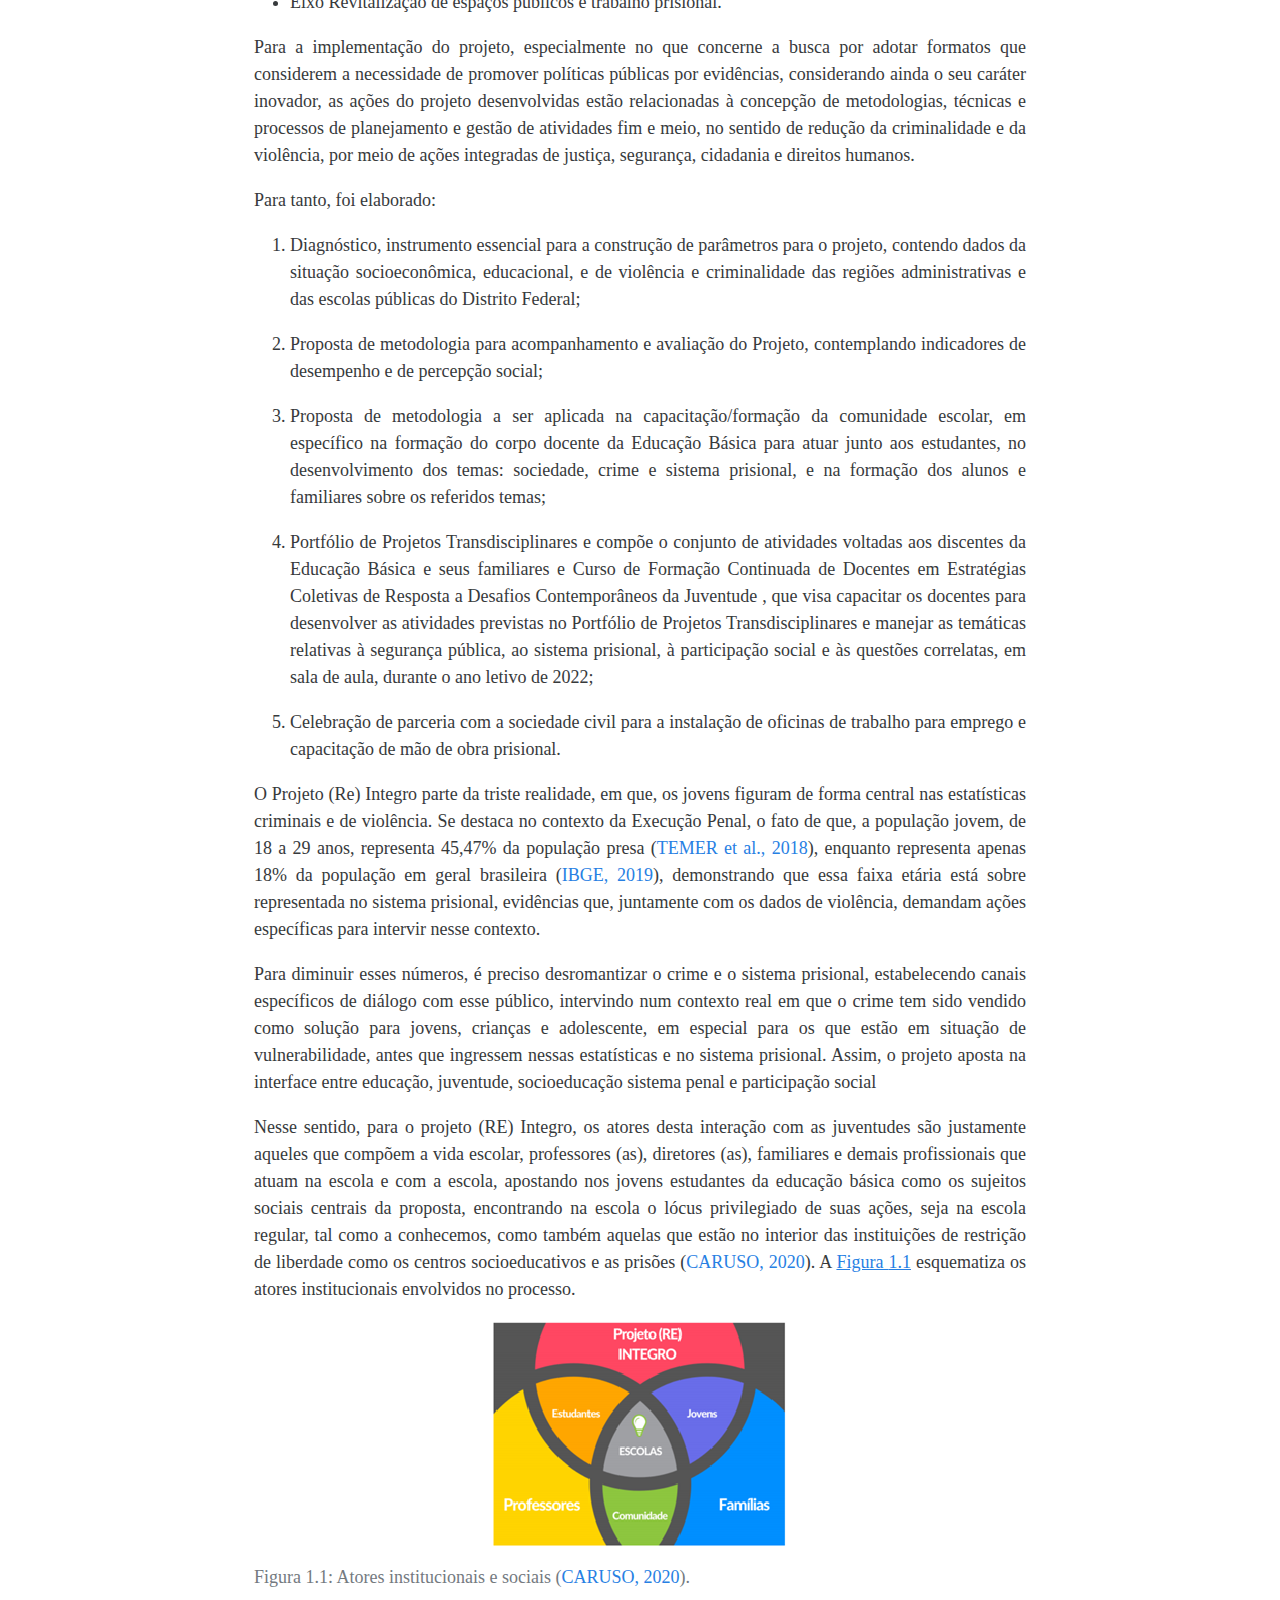
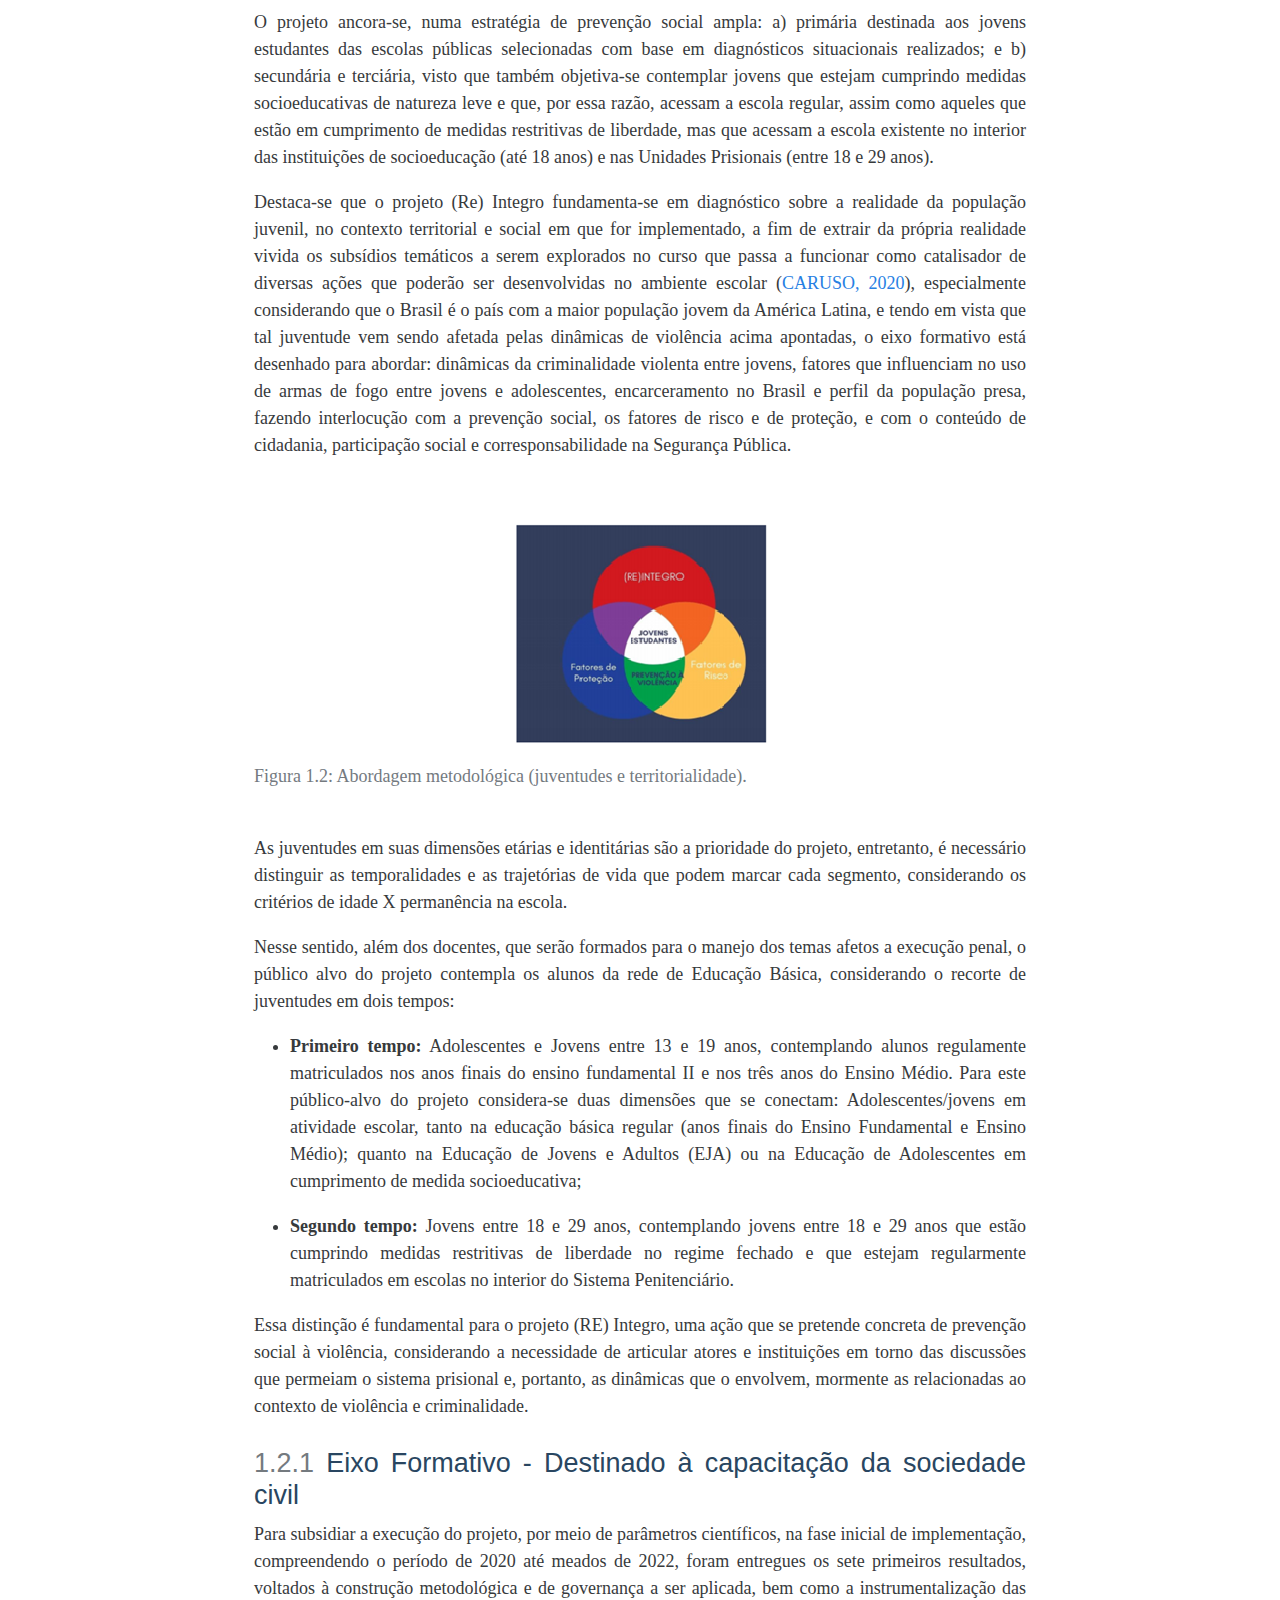
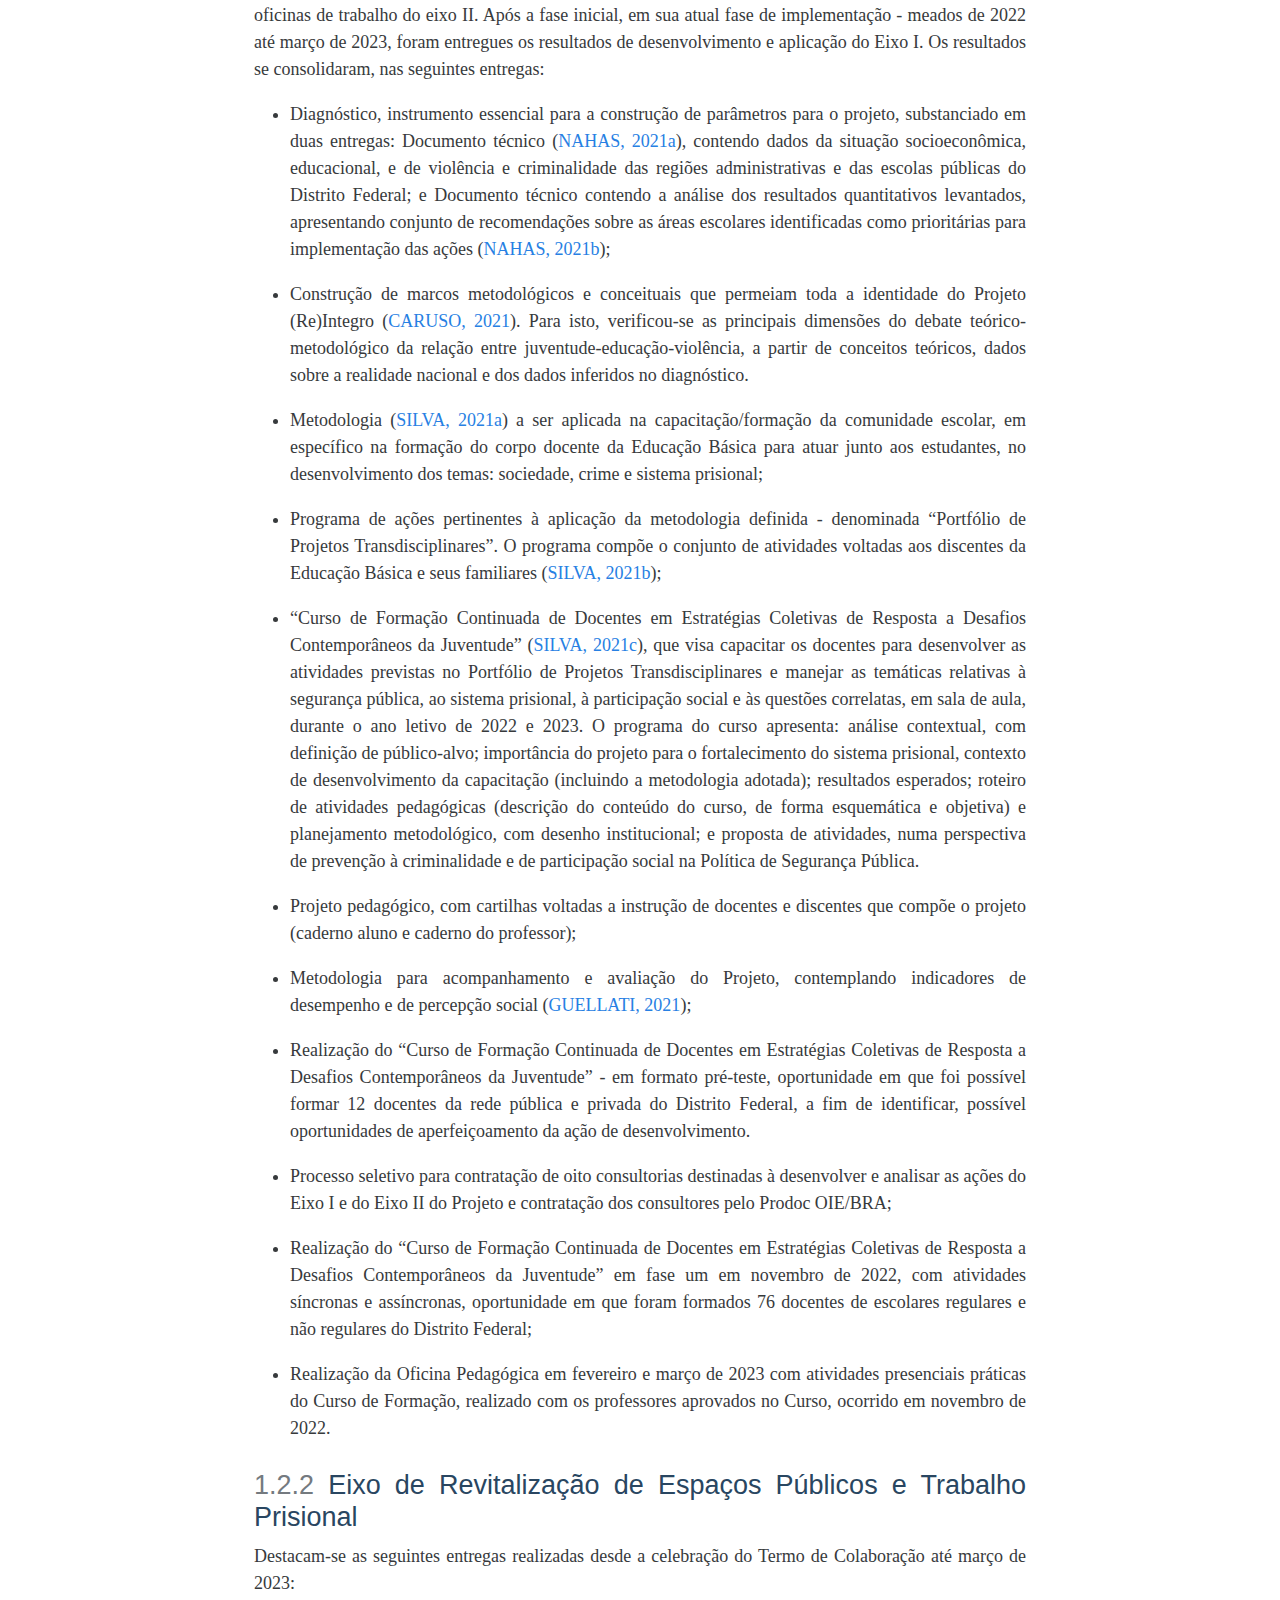
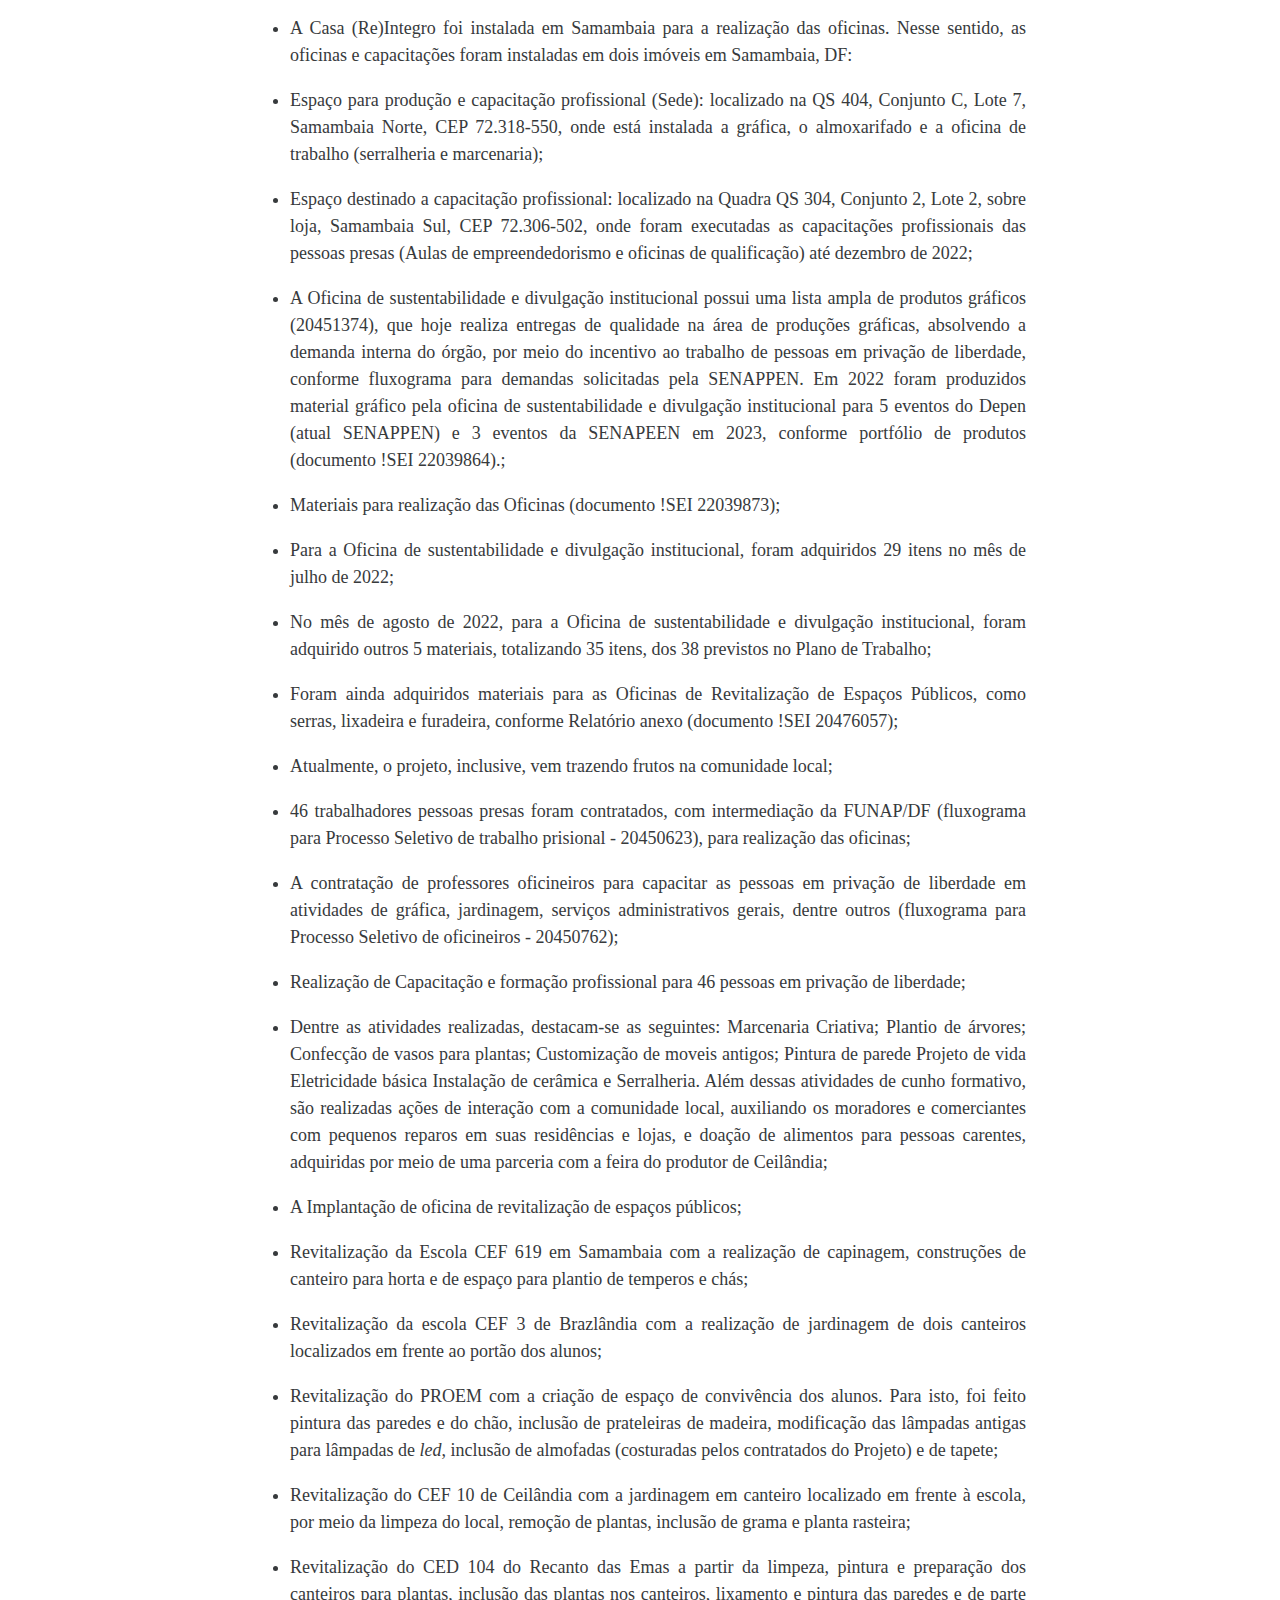
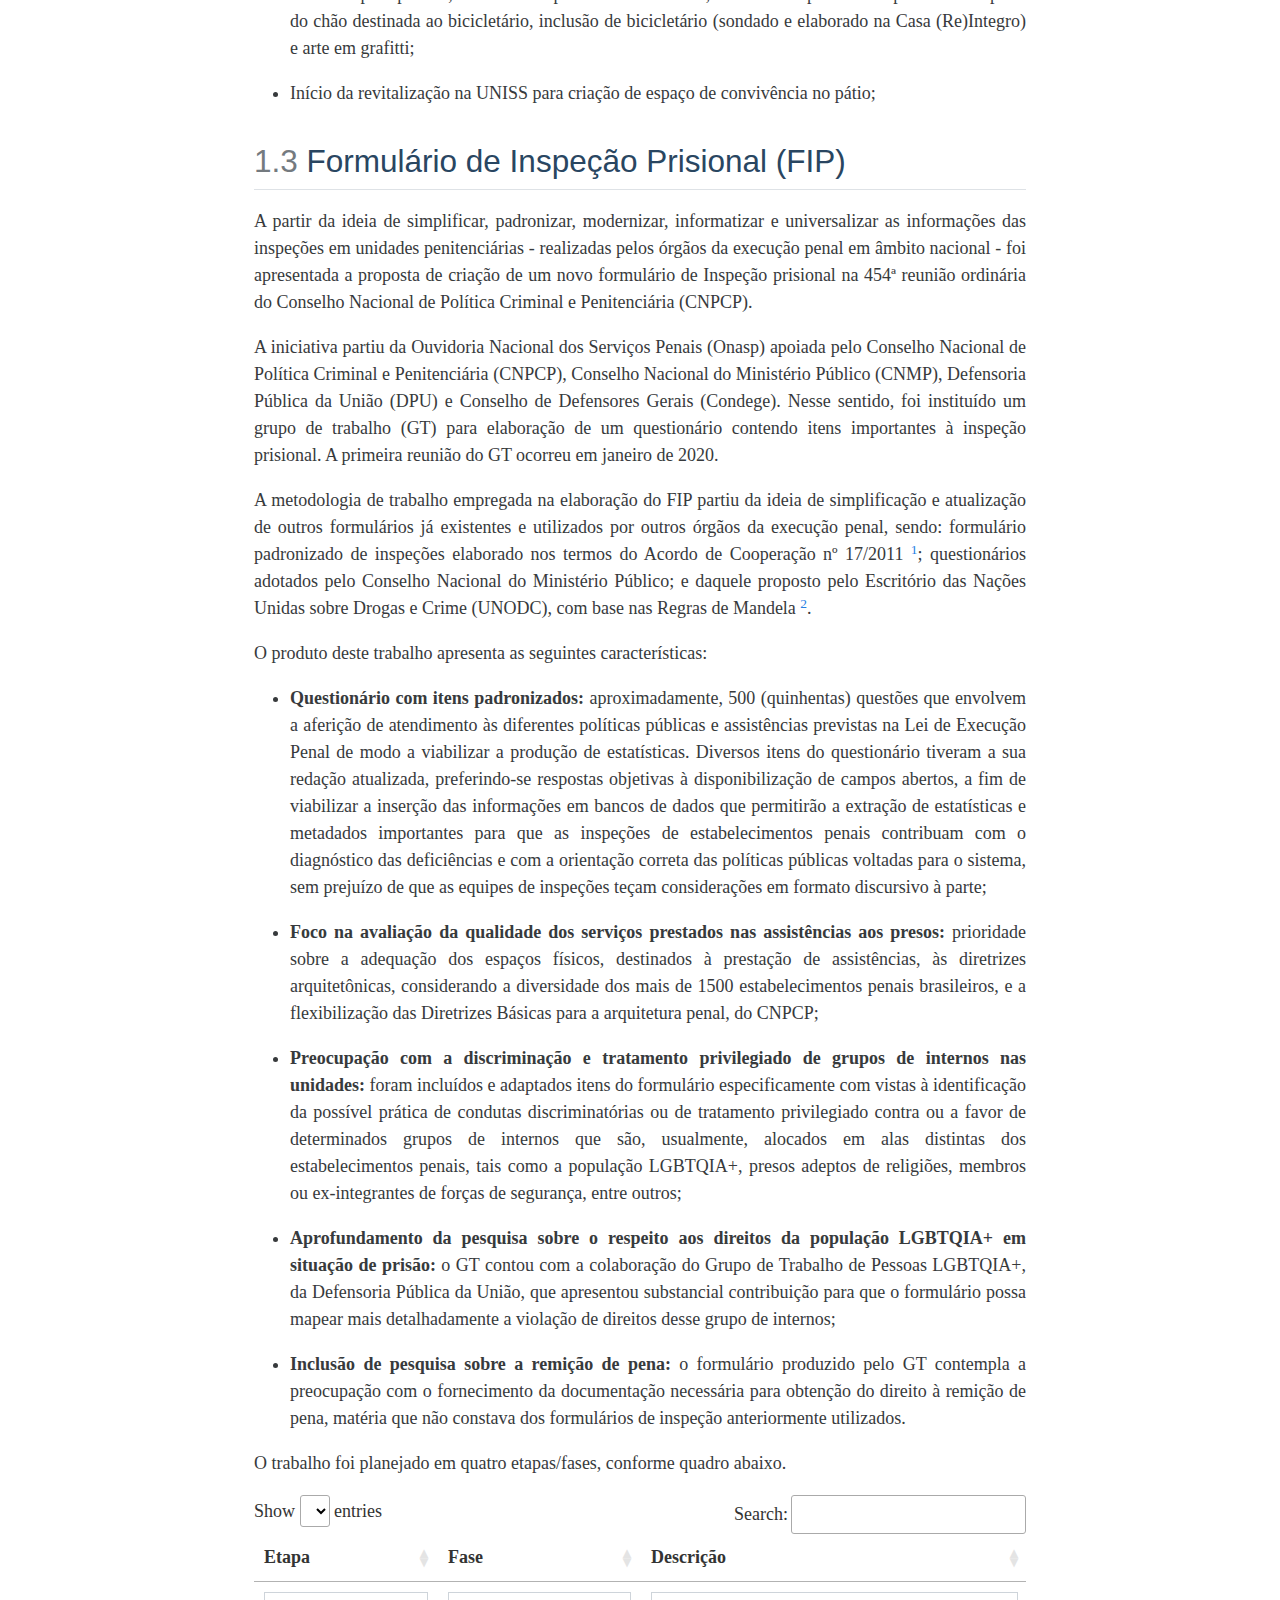
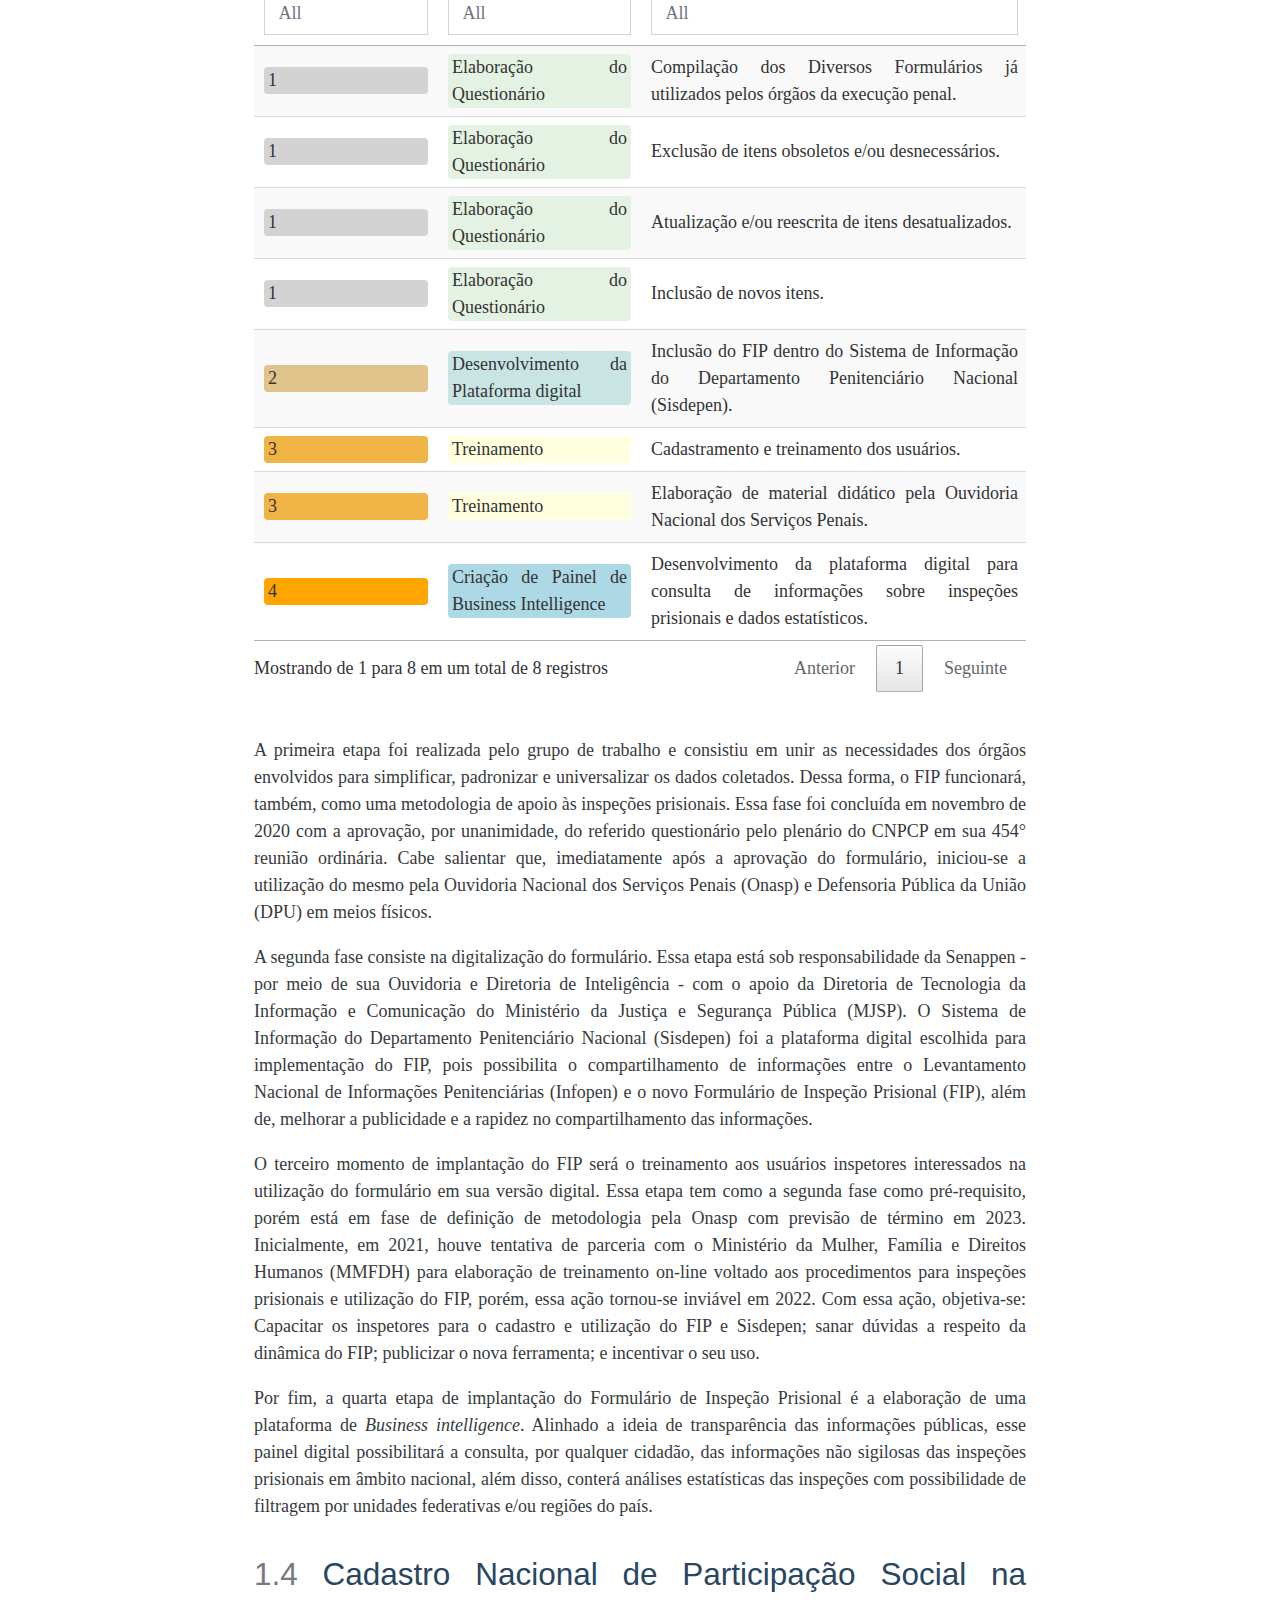
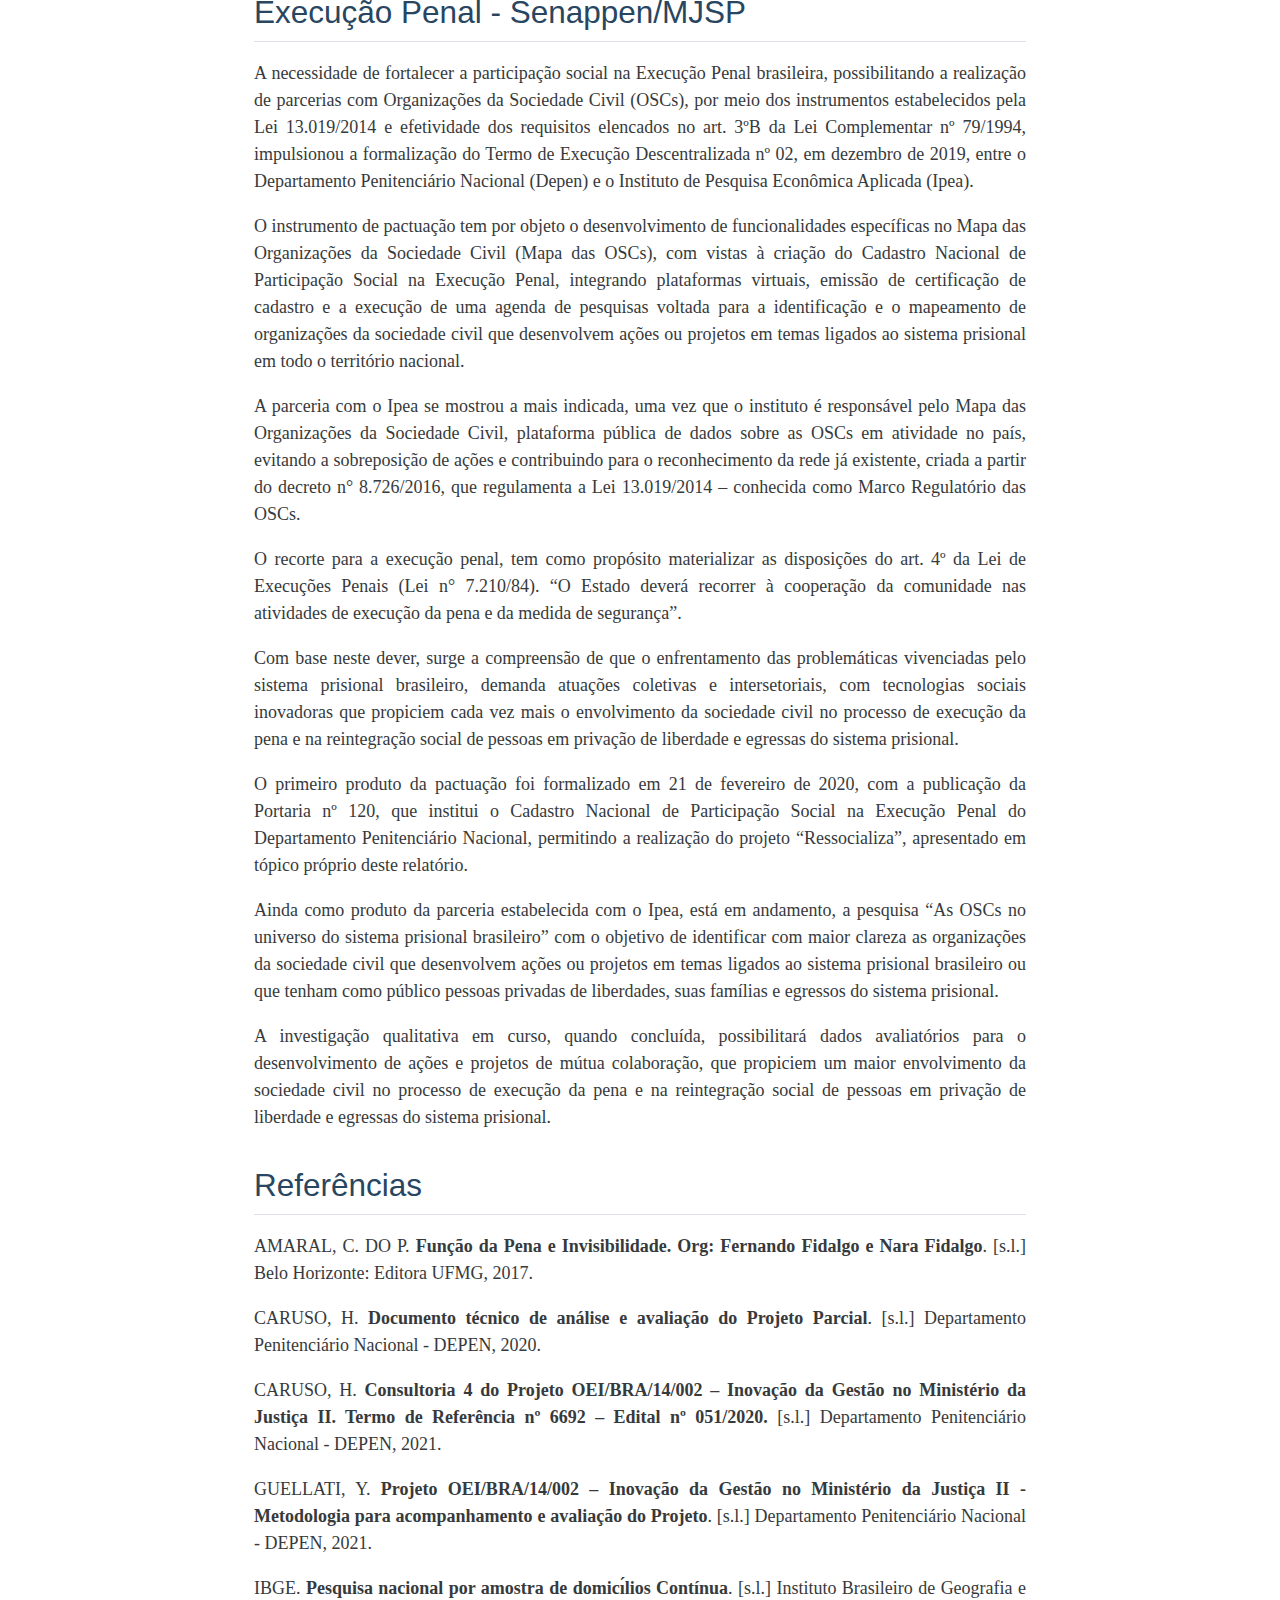
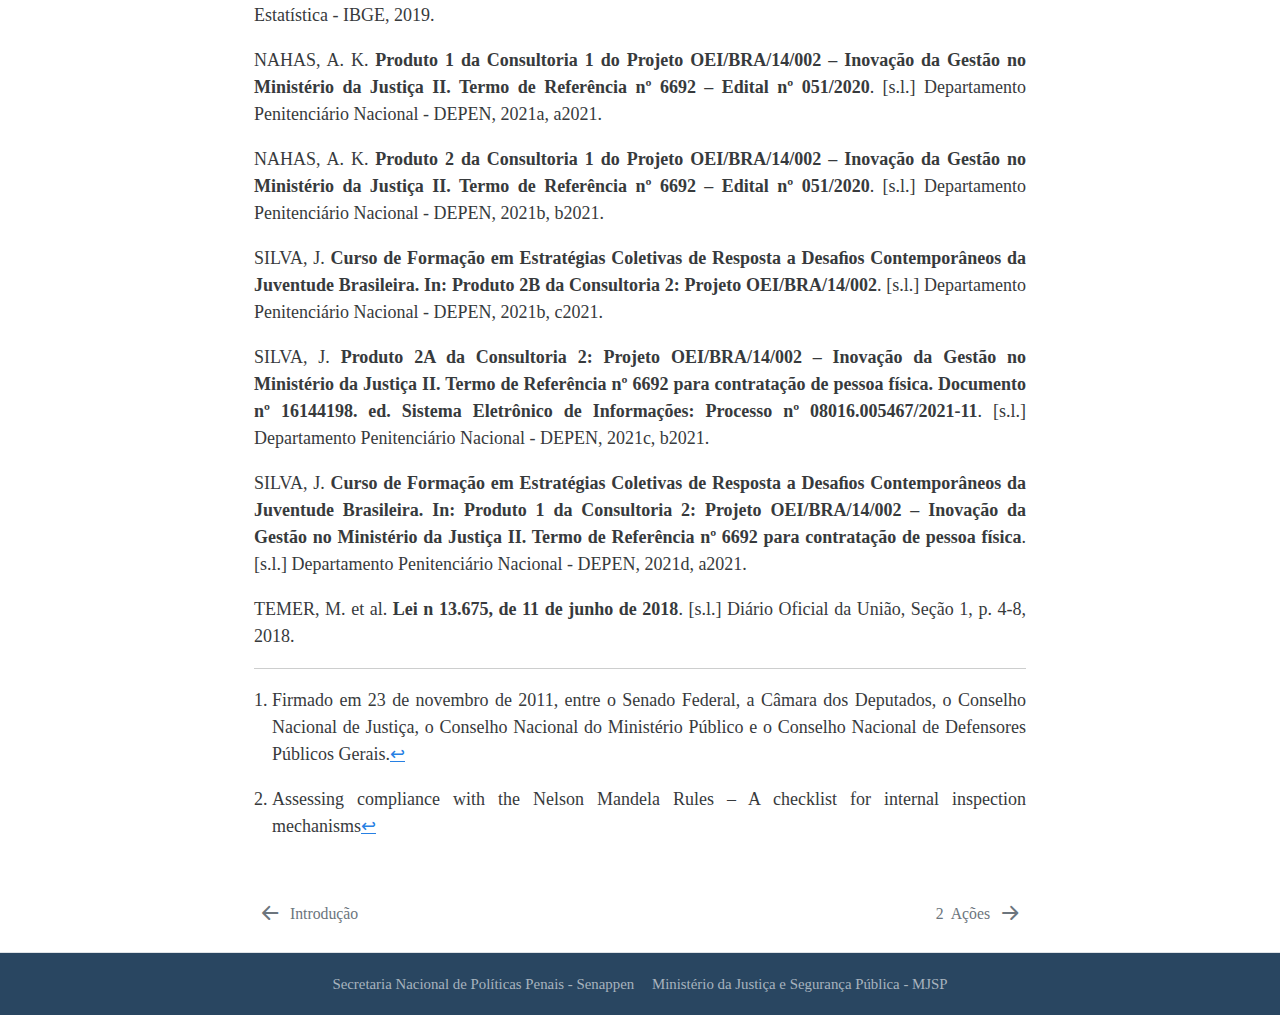
<file: docs/projetos.html>
<!DOCTYPE html>
<html xmlns="http://www.w3.org/1999/xhtml" lang="pt" xml:lang="pt"><head>
<meta http-equiv="Content-Type" content="text/html; charset=UTF-8">
<meta charset="utf-8">
<meta name="generator" content="quarto-1.2.335">
<meta name="viewport" content="width=device-width, initial-scale=1.0, user-scalable=yes">
<title>Relatório de Gestão da Ouvidoria Nacional dos Serviços Penais - 1&nbsp; Projetos</title>
<style>
code{white-space: pre-wrap;}
span.smallcaps{font-variant: small-caps;}
div.columns{display: flex; gap: min(4vw, 1.5em);}
div.column{flex: auto; overflow-x: auto;}
div.hanging-indent{margin-left: 1.5em; text-indent: -1.5em;}
ul.task-list{list-style: none;}
ul.task-list li input[type="checkbox"] {
  width: 0.8em;
  margin: 0 0.8em 0.2em -1.6em;
  vertical-align: middle;
}
div.csl-bib-body { }
div.csl-entry {
  clear: both;
  margin-bottom: 1em;
}
.hanging div.csl-entry {
  margin-left:2em;
  text-indent:-2em;
}
div.csl-left-margin {
  min-width:2em;
  float:left;
}
div.csl-right-inline {
  margin-left:2em;
  padding-left:1em;
}
div.csl-indent {
  margin-left: 2em;
}
</style>

<script src="site_libs/quarto-nav/quarto-nav.js"></script>
<script src="site_libs/quarto-nav/headroom.min.js"></script>
<script src="site_libs/clipboard/clipboard.min.js"></script>
<script src="site_libs/quarto-search/autocomplete.umd.js"></script>
<script src="site_libs/quarto-search/fuse.min.js"></script>
<script src="site_libs/quarto-search/quarto-search.js"></script>
<meta name="quarto:offset" content="./">
<link href="./acoes.html" rel="next">
<link href="./introducao.html" rel="prev">
<script src="site_libs/quarto-html/quarto.js"></script>
<script src="site_libs/quarto-html/popper.min.js"></script>
<script src="site_libs/quarto-html/tippy.umd.min.js"></script>
<script src="site_libs/quarto-html/anchor.min.js"></script>
<link href="site_libs/quarto-html/tippy.css" rel="stylesheet">
<link href="site_libs/quarto-html/quarto-syntax-highlighting.css" rel="stylesheet" id="quarto-text-highlighting-styles">
<script src="site_libs/bootstrap/bootstrap.min.js"></script>
<link href="site_libs/bootstrap/bootstrap-icons.css" rel="stylesheet">
<link href="site_libs/bootstrap/bootstrap.min.css" rel="stylesheet" id="quarto-bootstrap" data-mode="light"><script id="quarto-search-options" type="application/json">{
  "location": "sidebar",
  "copy-button": false,
  "collapse-after": 3,
  "panel-placement": "start",
  "type": "textbox",
  "limit": 20,
  "language": {
    "search-no-results-text": "Nenhum resultado",
    "search-matching-documents-text": "documentos correspondentes",
    "search-copy-link-title": "Copiar link para a busca",
    "search-hide-matches-text": "Esconder correspondências adicionais",
    "search-more-match-text": "mais correspondência neste documento",
    "search-more-matches-text": "mais correspondências neste documento",
    "search-clear-button-title": "Limpar",
    "search-detached-cancel-button-title": "Cancelar",
    "search-submit-button-title": "Enviar"
  }
}</script><script src="site_libs/htmlwidgets-1.5.4/htmlwidgets.js"></script><link href="site_libs/datatables-css-0.0.0/datatables-crosstalk.css" rel="stylesheet">
<script src="site_libs/datatables-binding-0.27/datatables.js"></script><script src="site_libs/jquery-3.6.0/jquery-3.6.0.min.js"></script><link href="site_libs/dt-core-1.12.1/css/jquery.dataTables.min.css" rel="stylesheet">
<link href="site_libs/dt-core-1.12.1/css/jquery.dataTables.extra.css" rel="stylesheet">
<script src="site_libs/dt-core-1.12.1/js/jquery.dataTables.min.js"></script><link href="site_libs/nouislider-7.0.10/jquery.nouislider.min.css" rel="stylesheet">
<script src="site_libs/nouislider-7.0.10/jquery.nouislider.min.js"></script><link href="site_libs/selectize-0.12.0/selectize.bootstrap3.css" rel="stylesheet">
<script src="site_libs/selectize-0.12.0/selectize.min.js"></script><link href="site_libs/crosstalk-1.2.0/css/crosstalk.min.css" rel="stylesheet">
<script src="site_libs/crosstalk-1.2.0/js/crosstalk.min.js"></script><link rel="stylesheet" href="style.css">
</head>
<body class="nav-sidebar docked">

<div id="quarto-search-results"></div>
  <header id="quarto-header" class="headroom fixed-top"><nav class="quarto-secondary-nav" data-bs-toggle="collapse" data-bs-target="#quarto-sidebar" aria-controls="quarto-sidebar" aria-expanded="false" aria-label="Toggle sidebar navigation" onclick="if (window.quartoToggleHeadroom) { window.quartoToggleHeadroom(); }"><div class="container-fluid d-flex justify-content-between">
      <h1 class="quarto-secondary-nav-title"><span class="chapter-number">1</span>&nbsp; <span class="chapter-title">Projetos</span></h1>
      <button type="button" class="quarto-btn-toggle btn" aria-label="Show secondary navigation">
        <i class="bi bi-chevron-right"></i>
      </button>
    </div>
  </nav></header><!-- content --><div id="quarto-content" class="quarto-container page-columns page-rows-contents page-layout-full">
<!-- sidebar -->
  <nav id="quarto-sidebar" class="sidebar collapse sidebar-navigation docked overflow-auto"><div class="pt-lg-2 mt-2 text-left sidebar-header sidebar-header-stacked">
      <a href="./index.html" class="sidebar-logo-link">
      <img src="./images/senappen_brasao.png" alt="" class="sidebar-logo py-0 d-lg-inline d-none"></a>
    <div class="sidebar-title mb-0 py-0">
      <a href="./">Ouvidoria Nacional dos Serviços Penais</a> 
        <div class="sidebar-tools-main tools-wide">
    <a href="" title="" class="sidebar-tool px-1"><i class="bi bi-git"></i></a>
    <a href="https://www.gov.br/depen/pt-br/canais_atendimento/ouvidoria" title="" class="sidebar-tool px-1"><i class="bi bi-"></i></a>
    <a href="" title="Share" id="sidebar-tool-dropdown-0" class="sidebar-tool dropdown-toggle px-1" data-bs-toggle="dropdown" aria-expanded="false"><i class="bi bi-share"></i></a>
    <ul class="dropdown-menu" aria-labelledby="sidebar-tool-dropdown-0">
<li>
          <a class="dropdown-item sidebar-tools-main-item" href="https://twitter.com/intent/tweet?url=%7Curl%7C">
            <i class="bi bi-bi-twitter pe-1"></i>
          Twitter
          </a>
        </li>
        <li>
          <a class="dropdown-item sidebar-tools-main-item" href="https://www.facebook.com/sharer/sharer.php?u=%7Curl%7C">
            <i class="bi bi-bi-facebook pe-1"></i>
          Facebook
          </a>
        </li>
        <li>
          <a class="dropdown-item sidebar-tools-main-item" href="https://www.linkedin.com/sharing/share-offsite/?url=%7Curl%7C">
            <i class="bi bi-bi-linkedin pe-1"></i>
          LinkedIn
          </a>
        </li>
    </ul>
<a href="" class="quarto-reader-toggle sidebar-tool" onclick="window.quartoToggleReader(); return false;" title="Toggle reader mode">
  <div class="quarto-reader-toggle-btn">
  <i class="bi"></i>
  </div>
</a>
</div>
    </div>
      </div>
      <div class="mt-2 flex-shrink-0 align-items-center">
        <div class="sidebar-search">
        <div id="quarto-search" class="" title="Search"></div>
        </div>
      </div>
    <div class="sidebar-menu-container"> 
    <ul class="list-unstyled mt-1">
<li class="sidebar-item">
  <div class="sidebar-item-container"> 
  <a href="./index.html" class="sidebar-item-text sidebar-link">Apresentação</a>
  </div>
</li>
        <li class="sidebar-item">
  <div class="sidebar-item-container"> 
  <a href="./ficha_tecnica2022.html" class="sidebar-item-text sidebar-link">Ficha técnica 2023</a>
  </div>
</li>
        <li class="sidebar-item">
  <div class="sidebar-item-container"> 
  <a href="./introducao.html" class="sidebar-item-text sidebar-link">Introdução</a>
  </div>
</li>
        <li class="sidebar-item">
  <div class="sidebar-item-container"> 
  <a href="./projetos.html" class="sidebar-item-text sidebar-link active"><span class="chapter-number">1</span>&nbsp; <span class="chapter-title">Projetos</span></a>
  </div>
</li>
        <li class="sidebar-item">
  <div class="sidebar-item-container"> 
  <a href="./acoes.html" class="sidebar-item-text sidebar-link"><span class="chapter-number">2</span>&nbsp; <span class="chapter-title">Ações</span></a>
  </div>
</li>
        <li class="sidebar-item sidebar-item-section">
      <div class="sidebar-item-container"> 
            <a href="./tratamento_demandas.html" class="sidebar-item-text sidebar-link">Parâmetros das Manifestações</a>
          <a class="sidebar-item-toggle text-start" data-bs-toggle="collapse" data-bs-target="#quarto-sidebar-section-1" aria-expanded="true">
            <i class="bi bi-chevron-right ms-2"></i>
          </a> 
      </div>
      <ul id="quarto-sidebar-section-1" class="collapse list-unstyled sidebar-section depth1 show">
<li class="sidebar-item">
  <div class="sidebar-item-container"> 
  <a href="./estatisticas_anuais.html" class="sidebar-item-text sidebar-link"><span class="chapter-number">3</span>&nbsp; <span class="chapter-title">Parâmetros no Período de Referência</span></a>
  </div>
</li>
          <li class="sidebar-item">
  <div class="sidebar-item-container"> 
  <a href="./estatisticas_2020.html" class="sidebar-item-text sidebar-link"><span class="chapter-number">4</span>&nbsp; <span class="chapter-title">Parâmetros 2020</span></a>
  </div>
</li>
          <li class="sidebar-item">
  <div class="sidebar-item-container"> 
  <a href="./estatisticas_2021.html" class="sidebar-item-text sidebar-link"><span class="chapter-number">5</span>&nbsp; <span class="chapter-title">Parâmetros 2021</span></a>
  </div>
</li>
          <li class="sidebar-item">
  <div class="sidebar-item-container"> 
  <a href="./estatisticas_2022.html" class="sidebar-item-text sidebar-link"><span class="chapter-number">6</span>&nbsp; <span class="chapter-title">Parâmetros 2022</span></a>
  </div>
</li>
      </ul>
</li>
        <li class="sidebar-item">
  <div class="sidebar-item-container"> 
  <a href="./consideracoes.html" class="sidebar-item-text sidebar-link"><span class="chapter-number">7</span>&nbsp; <span class="chapter-title">Considerações</span></a>
  </div>
</li>
    </ul>
</div>
</nav><!-- margin-sidebar --><div id="quarto-margin-sidebar" class="sidebar margin-sidebar">
        <nav id="TOC" role="doc-toc" class="toc-active"><h2 id="toc-title">Índice</h2>
   
  <ul>
<li><a href="#sec-ressocializa" id="toc-sec-ressocializa" class="nav-link active" data-scroll-target="#sec-ressocializa"><span class="toc-section-number">1.1</span>  Projeto Ressocializa</a></li>
  <li>
<a href="#sec-reintegro" id="toc-sec-reintegro" class="nav-link" data-scroll-target="#sec-reintegro"><span class="toc-section-number">1.2</span>  Projeto (Re) Integro</a>
  <ul class="collapse">
<li><a href="#sec-formativo-eixo-reintegro" id="toc-sec-formativo-eixo-reintegro" class="nav-link" data-scroll-target="#sec-formativo-eixo-reintegro"><span class="toc-section-number">1.2.1</span>  Eixo Formativo - Destinado à capacitação da sociedade civil</a></li>
  <li><a href="#sec-eixo-revitalizacao-reintegro" id="toc-sec-eixo-revitalizacao-reintegro" class="nav-link" data-scroll-target="#sec-eixo-revitalizacao-reintegro"><span class="toc-section-number">1.2.2</span>  Eixo de Revitalização de Espaços Públicos e Trabalho Prisional</a></li>
  </ul>
</li>
  <li><a href="#sec-fip" id="toc-sec-fip" class="nav-link" data-scroll-target="#sec-fip"><span class="toc-section-number">1.3</span>  Formulário de Inspeção Prisional (FIP)</a></li>
  <li><a href="#sec-cadastro" id="toc-sec-cadastro" class="nav-link" data-scroll-target="#sec-cadastro"><span class="toc-section-number">1.4</span>  Cadastro Nacional de Participação Social na Execução Penal - Senappen/MJSP</a></li>
  <li><a href="#refer%C3%AAncias" id="toc-referências" class="nav-link" data-scroll-target="#refer%C3%AAncias">Referências</a></li>
  </ul></nav>
    </div>
<!-- main -->
<main class="content column-body" id="quarto-document-content"><header id="title-block-header" class="quarto-title-block default"><div class="quarto-title">
<h1 class="title"><span id="sec-projetos" class="quarto-section-identifier d-none d-lg-block"><span class="chapter-number">1</span>&nbsp; <span class="chapter-title">Projetos</span></span></h1>
</div>



<div class="quarto-title-meta">

    
  
    
  </div>
  

</header><p>As atribuições da Ouvidoria Nacional dos Serviços Penais - Onasp - extrapolam as ações de controle, acompanhamento e tratamento de requisições internas e externas, nesse sentido, diversos projetos foram continuados e/ou iniciados no período de referência, sendo: os projetos Ressocializa e (Re) Integro; a Construção do Relatório Digital Unificado de Inspeção Prisional; e o Cadastro Nacional de Participação Social na Execução Penal. Dessa forma, esse capítulo traz informações sobre as projetos e os seus respectivos andamentos.</p>
<section id="sec-ressocializa" class="level2" data-number="1.1"><h2 data-number="1.1" class="anchored" data-anchor-id="sec-ressocializa">
<span class="header-section-number">1.1</span> Projeto Ressocializa</h2>
<p>O Projeto Ressocializa é uma iniciativa experimental da Secretaria Nacional de Políticas Penais - Senappen - no fomento da implantação de Centros de Reintegração Social, gerenciados pela sociedade civil, com emprego da metodologia Apaqueana de gestão prisional, considerada uma tecnologia social alternativa no sistema prisional, executada no bojo da Política de Participação e Controle Social na Execução da Pena. Os investimentos realizados são da monta de R$ 28.000.000,00 (vinte e oito milhões), recursos que permitirão a criação de 947 vagas no sistema prisional.</p>
<p>O Projeto é executado com o propósito de promover a participação social na execução da pena. Dessa forma, fomenta os serviços penais na perspectiva de participação comunitária com intervenções locais e apoia o envolvimento comunitário na reinserção social e na prevenção à reincidência criminal.</p>
<p>As ações para o alcance dos objetivos supracitados estão em fase de planejamento e produzirão efeito imediato com as seguintes medidas: implantação de 6 centros de reintegração social; criação de 840 vagas para cumprimento de pena privativa de liberdade nos regimes aberto, semiaberto e fechado; capacitação de 1.500 pessoas para a compreensão da importância da comunidade para a segurança pública e para a política penal, representados por servidores públicos e pela sociedade civil; e instituição do Cadastro Nacional de Participação Social na Execução Penal do Departamento Penitenciário Nacional.</p>
<p>Para a implementação do Projeto, consoante o escopo delineado, foram celebrados 4 convênios, com os Estados de Maranhão, Minas Gerais, Rio Grande do Sul e Rondônia, e 2 termos de colaborações, celebrados com as Associações de Proteção e Assistência aos Condenados dos municípios de Toledo, no estado do Paraná, e Divinópolis no estado de Minas Gerais, por meio da Portaria GAB-Depen nº 432, de 17 de novembro de 2020 e da Portaria GAB-Depen nº 431, de 17 de novembro de 2020, respectivamente. Tais instrumentos tornaram públicos os procedimentos, critérios e prioridades para concessão de financiamento de serviços penais no âmbito do Projeto.</p>
<p>Como iniciativa experimental, o escopo do projeto prevê 3 entregas: 1) implantação de centros de reintegração; 2) Cadastro Nacional de Participação Social na Execução Penal; e 3) Avaliação de impacto social.</p>
<p>O Projeto tem como objeto implementar serviços penais, com a colaboração da sociedade civil, instituindo um modelo intersetorial de governança para a gestão dos recursos aplicados e para a avaliação da Política Pública, em atenção ao caráter inovador da iniciativa e às orientações dos órgãos de controle.</p>
<p>A problemática que envolve o sistema prisional, marcada por um cenário periclitante de baixo acesso da população carcerária às políticas públicas, e pelo alto grau de vulnerabilidades sociais, demanda atuações coletivas e intersetoriais para o aperfeiçoamento da governança das políticas efetivadas pelo Depen, oportunizando melhores resultados no processo de execução da pena e reintegração social de pessoas em cumprimento de penas privativas de liberdade. Neste sentido, o projeto privilegiou a gestão por resultados, com a utilização de indicadores no método de avaliação dos convênios, e ainda, com a previsão de avaliação de impacto como entrega.</p>
<p>O escopo de avaliação definido no Plano do Projeto Ressocializa visa promover uma cultura da cooperação entre os agentes dos governos, da iniciativa privada e da sociedade civil, representando a possibilidade de um exercício responsivo das partes envolvidas no Projeto, focando na aplicação de critérios de medição pré definidos, conforme Mapa de Indicadores de Serviços Penais, que apresenta indicadores de monitoramento, que focam em dois eixos: <strong>CIDADANIA</strong> e <strong>SEGURANÇA</strong>.</p>
<p>Para a avaliação de efeitos e impactos do Projeto, o plano prevê mecanismos para identificar o desenvolvimento dos beneficiários da política e pesquisa de percepção comunitária. A ideia é medir a efetividade das políticas com emprego de Tecnologias Sociais, baseadas em evidências, aplicadas por organizações da sociedade civil, sem que haja a transferência de recursos financeiros entre o Departamento Penitenciário Nacional, devendo compreender o alcance da Política Pública na oferta de serviços públicos e o impacto social do Projeto aos beneficiários direitos e indiretos.</p>
<p>No período entre 2020 e 2021, o projeto está em execução, tendo sido firmados termos de colaboração para aparelhamento de CRS (Toledo/PR e Divinópolis/MG), convênios para construção e aparelhamento de CRS (Tímon/MA, Ariquemes/RO, Pelotas/RS, Viçosa/MG) e Planos de Trabalho (Toledo/PR, Divinópolis/MG, Tímon/MA, Ariquemes/RO, Pelotas/RS e Viçosa/MG), os quais estão sendo postos em prática. Durante o decorrer do ano de 2021, os projetos de engenharia para construção de 4 APACs foram analisados e a APAC Toledo foi inaugurada em 10/12/2021 e iniciará seus serviços penais. Além disso, foi analisada parceria com OSCs a ser realizada para a avaliação de impacto social.</p>
<p>Em 2022, os avanços continuaram com as seguintes medidas: a aprovação do projeto arquitetônico e suplementação orçamentária das APACs de Ariquemes e Pelotas em Rondônia e Rio Grande do Sul, respectivamente; a suplementação financeira do Termo de Colaboração com a APAC de Toledo/PR em 30% possibilitando o aumento de vagas para 51 (27,5% de aumento); e o início da construção do Centro de Reintegração Social (CRI) em Tímon no Maranhão.</p>
</section><section id="sec-reintegro" class="level2" data-number="1.2"><h2 data-number="1.2" class="anchored" data-anchor-id="sec-reintegro">
<span class="header-section-number">1.2</span> Projeto (Re) Integro</h2>
<p>O Projeto (Re) Integro - uma perspectiva de participação social na execução penal para a promoção da cidadania e prevenção da criminalidade - é uma iniciativa experimental desenvolvida pela Ouvidoria Nacional dos Serviços Penais do Departamento Penitenciário Nacional, em parceria com a Secretaria de Estado de Educação do Distrito Federal; a Fundação Nacional de Amparo ao Trabalhador Preso e a Organização dos Estados Ibero-Americanos. O projeto surge da necessidade de situar a Execução Penal num campo mais amplo de participação social, com propósito de realçar as possibilidades de atuação da sociedade civil nas políticas penais, consoante o art. 4º da Lei nº 7.210, de 11 de junho de 1984, que determina ao Estado que recorra à cooperação comunitária nas atividades de execução da pena, no sentido de que, é essencial que a sociedade civil entenda os contextos da criminalidade que a envolvem, e compreenda a necessidade de diálogo com a população para redução da criminalidade juvenil - segmento etário de maior representatividade no sistema prisional, e também nas estatísticas de violência e criminalidade. É preciso superar o modelo de promoção da Política Penitenciária, em que se dá visibilidade às mazelas do cárcere e pouco se fala sobre a responsabilidade social nas Políticas Públicas, travando discussões sobre a Execução Penal e a importância da participação da sociedade civil na reintegração social de pessoas presas e egressas. A escassa participação da sociedade civil na Execução Penal e nas questões do cárcere pode reforçar a estigmatização e o preconceito contra as pessoas presas e egressas do sistema prisional, o que pode também contribuir para a reincidência criminal e o reingresso na prisão <span class="citation" data-cites="amaral2017">(<a href="#ref-amaral2017" role="doc-biblioref">AMARAL, 2017</a>)</span> Esse cenário indica possibilidades de espaço de atuação do Departamento Penitenciário Nacional na promoção de ações que possam contribuir com a reintegração social das pessoas presas e egressas do sistema prisional, de forma a potencializar a efetivar os resultados institucionais, combatendo a reincidência. É nessa lacuna de demanda que atua o Projeto (Re) Integro, cujos objetivos são:</p>
<ol type="1">
<li><p>estimular a relação de corresponsabilidade entre governos e a sociedade civil sobre a Execução Penal e a construção da Cidadania - dentro e fora das prisões;</p></li>
<li><p>promover a participação e o controle social no processo de execução penal;</p></li>
<li><p>contribuir para a ressocialização das pessoas em privação de liberdade e egressas do sistema prisional;</p></li>
<li><p>prevenir a criminalidade; e</p></li>
<li><p>promover os direitos humanos.</p></li>
</ol>
<p>O Projeto está organizado em dois eixos principais:</p>
<ul>
<li><p>Eixo Formativo - destinado à capacitação da sociedade civil; e</p></li>
<li><p>Eixo Revitalização de espaços públicos e trabalho prisional.</p></li>
</ul>
<p>Para a implementação do projeto, especialmente no que concerne a busca por adotar formatos que considerem a necessidade de promover políticas públicas por evidências, considerando ainda o seu caráter inovador, as ações do projeto desenvolvidas estão relacionadas à concepção de metodologias, técnicas e processos de planejamento e gestão de atividades fim e meio, no sentido de redução da criminalidade e da violência, por meio de ações integradas de justiça, segurança, cidadania e direitos humanos.</p>
<p>Para tanto, foi elaborado:</p>
<ol type="1">
<li><p>Diagnóstico, instrumento essencial para a construção de parâmetros para o projeto, contendo dados da situação socioeconômica, educacional, e de violência e criminalidade das regiões administrativas e das escolas públicas do Distrito Federal;</p></li>
<li><p>Proposta de metodologia para acompanhamento e avaliação do Projeto, contemplando indicadores de desempenho e de percepção social;</p></li>
<li><p>Proposta de metodologia a ser aplicada na capacitação/formação da comunidade escolar, em específico na formação do corpo docente da Educação Básica para atuar junto aos estudantes, no desenvolvimento dos temas: sociedade, crime e sistema prisional, e na formação dos alunos e familiares sobre os referidos temas;</p></li>
<li><p>Portfólio de Projetos Transdisciplinares e compõe o conjunto de atividades voltadas aos discentes da Educação Básica e seus familiares e Curso de Formação Continuada de Docentes em Estratégias Coletivas de Resposta a Desafios Contemporâneos da Juventude , que visa capacitar os docentes para desenvolver as atividades previstas no Portfólio de Projetos Transdisciplinares e manejar as temáticas relativas à segurança pública, ao sistema prisional, à participação social e às questões correlatas, em sala de aula, durante o ano letivo de 2022;</p></li>
<li><p>Celebração de parceria com a sociedade civil para a instalação de oficinas de trabalho para emprego e capacitação de mão de obra prisional.</p></li>
</ol>
<p>O Projeto (Re) Integro parte da triste realidade, em que, os jovens figuram de forma central nas estatísticas criminais e de violência. Se destaca no contexto da Execução Penal, o fato de que, a população jovem, de 18 a 29 anos, representa 45,47% da população presa <span class="citation" data-cites="temer2018lei">(<a href="#ref-temer2018lei" role="doc-biblioref">TEMER et al., 2018</a>)</span>, enquanto representa apenas 18% da população em geral brasileira <span class="citation" data-cites="pnad2019pesquisa">(<a href="#ref-pnad2019pesquisa" role="doc-biblioref">IBGE, 2019</a>)</span>, demonstrando que essa faixa etária está sobre representada no sistema prisional, evidências que, juntamente com os dados de violência, demandam ações específicas para intervir nesse contexto.</p>
<p>Para diminuir esses números, é preciso desromantizar o crime e o sistema prisional, estabelecendo canais específicos de diálogo com esse público, intervindo num contexto real em que o crime tem sido vendido como solução para jovens, crianças e adolescente, em especial para os que estão em situação de vulnerabilidade, antes que ingressem nessas estatísticas e no sistema prisional. Assim, o projeto aposta na interface entre educação, juventude, socioeducação sistema penal e participação social</p>
<p>Nesse sentido, para o projeto (RE) Integro, os atores desta interação com as juventudes são justamente aqueles que compõem a vida escolar, professores (as), diretores (as), familiares e demais profissionais que atuam na escola e com a escola, apostando nos jovens estudantes da educação básica como os sujeitos sociais centrais da proposta, encontrando na escola o lócus privilegiado de suas ações, seja na escola regular, tal como a conhecemos, como também aquelas que estão no interior das instituições de restrição de liberdade como os centros socioeducativos e as prisões <span class="citation" data-cites="caruso2020">(<a href="#ref-caruso2020" role="doc-biblioref">CARUSO, 2020</a>)</span>. A <a href="#fig-reintegro01">Figura&nbsp;<span>1.1</span></a> esquematiza os atores institucionais envolvidos no processo.</p>
<div id="fig-reintegro01" class="quarto-figure quarto-figure-center anchored">
<figure class="figure"><p><img src="images/desenho_reintegro_01.png" class="img-fluid figure-img"></p>
<p></p><figcaption class="figure-caption">Figura&nbsp;1.1: Atores institucionais e sociais <span class="citation" data-cites="caruso2020">(<a href="#ref-caruso2020" role="doc-biblioref">CARUSO, 2020</a>)</span>.</figcaption><p></p>
</figure>
</div>
<p>O projeto ancora-se, numa estratégia de prevenção social ampla: a) primária destinada aos jovens estudantes das escolas públicas selecionadas com base em diagnósticos situacionais realizados; e b) secundária e terciária, visto que também objetiva-se contemplar jovens que estejam cumprindo medidas socioeducativas de natureza leve e que, por essa razão, acessam a escola regular, assim como aqueles que estão em cumprimento de medidas restritivas de liberdade, mas que acessam a escola existente no interior das instituições de socioeducação (até 18 anos) e nas Unidades Prisionais (entre 18 e 29 anos).</p>
<p>Destaca-se que o projeto (Re) Integro fundamenta-se em diagnóstico sobre a realidade da população juvenil, no contexto territorial e social em que for implementado, a fim de extrair da própria realidade vivida os subsídios temáticos a serem explorados no curso que passa a funcionar como catalisador de diversas ações que poderão ser desenvolvidas no ambiente escolar <span class="citation" data-cites="caruso2020">(<a href="#ref-caruso2020" role="doc-biblioref">CARUSO, 2020</a>)</span>, especialmente considerando que o Brasil é o país com a maior população jovem da América Latina, e tendo em vista que tal juventude vem sendo afetada pelas dinâmicas de violência acima apontadas, o eixo formativo está desenhado para abordar: dinâmicas da criminalidade violenta entre jovens, fatores que influenciam no uso de armas de fogo entre jovens e adolescentes, encarceramento no Brasil e perfil da população presa, fazendo interlocução com a prevenção social, os fatores de risco e de proteção, e com o conteúdo de cidadania, participação social e corresponsabilidade na Segurança Pública.</p>
<p><br></p>
<div id="fig-reintegro02" class="quarto-figure quarto-figure-center anchored">
<figure class="figure"><p><img src="images/desenho_reintegro_02.png" class="img-fluid figure-img"></p>
<p></p><figcaption class="figure-caption">Figura&nbsp;1.2: Abordagem metodológica (juventudes e territorialidade).</figcaption><p></p>
</figure>
</div>
<p><br>
As juventudes em suas dimensões etárias e identitárias são a prioridade do projeto, entretanto, é necessário distinguir as temporalidades e as trajetórias de vida que podem marcar cada segmento, considerando os critérios de idade X permanência na escola.</p>
<p>Nesse sentido, além dos docentes, que serão formados para o manejo dos temas afetos a execução penal, o público alvo do projeto contempla os alunos da rede de Educação Básica, considerando o recorte de juventudes em dois tempos:</p>
<ul>
<li><p><strong>Primeiro tempo:</strong> Adolescentes e Jovens entre 13 e 19 anos, contemplando alunos regulamente matriculados nos anos finais do ensino fundamental II e nos três anos do Ensino Médio. Para este público-alvo do projeto considera-se duas dimensões que se conectam: Adolescentes/jovens em atividade escolar, tanto na educação básica regular (anos finais do Ensino Fundamental e Ensino Médio); quanto na Educação de Jovens e Adultos (EJA) ou na Educação de Adolescentes em cumprimento de medida socioeducativa;</p></li>
<li><p><strong>Segundo tempo:</strong> Jovens entre 18 e 29 anos, contemplando jovens entre 18 e 29 anos que estão cumprindo medidas restritivas de liberdade no regime fechado e que estejam regularmente matriculados em escolas no interior do Sistema Penitenciário.</p></li>
</ul>
<p>Essa distinção é fundamental para o projeto (RE) Integro, uma ação que se pretende concreta de prevenção social à violência, considerando a necessidade de articular atores e instituições em torno das discussões que permeiam o sistema prisional e, portanto, as dinâmicas que o envolvem, mormente as relacionadas ao contexto de violência e criminalidade.</p>
<section id="sec-formativo-eixo-reintegro" class="level3" data-number="1.2.1"><h3 data-number="1.2.1" class="anchored" data-anchor-id="sec-formativo-eixo-reintegro">
<span class="header-section-number">1.2.1</span> Eixo Formativo - Destinado à capacitação da sociedade civil</h3>
<p>Para subsidiar a execução do projeto, por meio de parâmetros científicos, na fase inicial de implementação, compreendendo o período de 2020 até meados de 2022, foram entregues os sete primeiros resultados, voltados à construção metodológica e de governança a ser aplicada, bem como a instrumentalização das oficinas de trabalho do eixo II. Após a fase inicial, em sua atual fase de implementação - meados de 2022 até março de 2023, foram entregues os resultados de desenvolvimento e aplicação do Eixo I. Os resultados se consolidaram, nas seguintes entregas:</p>
<ul>
<li><p>Diagnóstico, instrumento essencial para a construção de parâmetros para o projeto, substanciado em duas entregas: Documento técnico <span class="citation" data-cites="nahas2021a">(<a href="#ref-nahas2021a" role="doc-biblioref">NAHAS, 2021a</a>)</span>, contendo dados da situação socioeconômica, educacional, e de violência e criminalidade das regiões administrativas e das escolas públicas do Distrito Federal; e Documento técnico contendo a análise dos resultados quantitativos levantados, apresentando conjunto de recomendações sobre as áreas escolares identificadas como prioritárias para implementação das ações <span class="citation" data-cites="nahas2021b">(<a href="#ref-nahas2021b" role="doc-biblioref">NAHAS, 2021b</a>)</span>;</p></li>
<li><p>Construção de marcos metodológicos e conceituais que permeiam toda a identidade do Projeto (Re)Integro <span class="citation" data-cites="caruso2021">(<a href="#ref-caruso2021" role="doc-biblioref">CARUSO, 2021</a>)</span>. Para isto, verificou-se as principais dimensões do debate teórico-metodológico da relação entre juventude-educação-violência, a partir de conceitos teóricos, dados sobre a realidade nacional e dos dados inferidos no diagnóstico.</p></li>
<li><p>Metodologia <span class="citation" data-cites="juliana2021d">(<a href="#ref-juliana2021d" role="doc-biblioref">SILVA, 2021a</a>)</span> a ser aplicada na capacitação/formação da comunidade escolar, em específico na formação do corpo docente da Educação Básica para atuar junto aos estudantes, no desenvolvimento dos temas: sociedade, crime e sistema prisional;</p></li>
<li><p>Programa de ações pertinentes à aplicação da metodologia definida - denominada “Portfólio de Projetos Transdisciplinares”. O programa compõe o conjunto de atividades voltadas aos discentes da Educação Básica e seus familiares <span class="citation" data-cites="juliana2021c">(<a href="#ref-juliana2021c" role="doc-biblioref">SILVA, 2021b</a>)</span>;</p></li>
<li><p>“Curso de Formação Continuada de Docentes em Estratégias Coletivas de Resposta a Desafios Contemporâneos da Juventude” <span class="citation" data-cites="juliana2021b">(<a href="#ref-juliana2021b" role="doc-biblioref">SILVA, 2021c</a>)</span>, que visa capacitar os docentes para desenvolver as atividades previstas no Portfólio de Projetos Transdisciplinares e manejar as temáticas relativas à segurança pública, ao sistema prisional, à participação social e às questões correlatas, em sala de aula, durante o ano letivo de 2022 e 2023. O programa do curso apresenta: análise contextual, com definição de público-alvo; importância do projeto para o fortalecimento do sistema prisional, contexto de desenvolvimento da capacitação (incluindo a metodologia adotada); resultados esperados; roteiro de atividades pedagógicas (descrição do conteúdo do curso, de forma esquemática e objetiva) e planejamento metodológico, com desenho institucional; e proposta de atividades, numa perspectiva de prevenção à criminalidade e de participação social na Política de Segurança Pública.</p></li>
<li><p>Projeto pedagógico, com cartilhas voltadas a instrução de docentes e discentes que compõe o projeto (caderno aluno e caderno do professor);</p></li>
<li><p>Metodologia para acompanhamento e avaliação do Projeto, contemplando indicadores de desempenho e de percepção social <span class="citation" data-cites="guellati2021">(<a href="#ref-guellati2021" role="doc-biblioref">GUELLATI, 2021</a>)</span>;</p></li>
<li><p>Realização do “Curso de Formação Continuada de Docentes em Estratégias Coletivas de Resposta a Desafios Contemporâneos da Juventude” - em formato pré-teste, oportunidade em que foi possível formar 12 docentes da rede pública e privada do Distrito Federal, a fim de identificar, possível oportunidades de aperfeiçoamento da ação de desenvolvimento.</p></li>
<li><p>Processo seletivo para contratação de oito consultorias destinadas à desenvolver e analisar as ações do Eixo I e do Eixo II do Projeto e contratação dos consultores pelo Prodoc OIE/BRA;</p></li>
<li><p>Realização do “Curso de Formação Continuada de Docentes em Estratégias Coletivas de Resposta a Desafios Contemporâneos da Juventude” em fase um em novembro de 2022, com atividades síncronas e assíncronas, oportunidade em que foram formados 76 docentes de escolares regulares e não regulares do Distrito Federal;</p></li>
<li><p>Realização da Oficina Pedagógica em fevereiro e março de 2023 com atividades presenciais práticas do Curso de Formação, realizado com os professores aprovados no Curso, ocorrido em novembro de 2022.</p></li>
</ul></section><section id="sec-eixo-revitalizacao-reintegro" class="level3" data-number="1.2.2"><h3 data-number="1.2.2" class="anchored" data-anchor-id="sec-eixo-revitalizacao-reintegro">
<span class="header-section-number">1.2.2</span> Eixo de Revitalização de Espaços Públicos e Trabalho Prisional</h3>
<p>Destacam-se as seguintes entregas realizadas desde a celebração do Termo de Colaboração até março de 2023:</p>
<ul>
<li><p>A Casa (Re)Integro foi instalada em Samambaia para a realização das oficinas. Nesse sentido, as oficinas e capacitações foram instaladas em dois imóveis em Samambaia, DF:</p></li>
<li><p>Espaço para produção e capacitação profissional (Sede): localizado na QS 404, Conjunto C, Lote 7, Samambaia Norte, CEP 72.318-550, onde está instalada a gráfica, o almoxarifado e a oficina de trabalho (serralheria e marcenaria);</p></li>
<li><p>Espaço destinado a capacitação profissional: localizado na Quadra QS 304, Conjunto 2, Lote 2, sobre loja, Samambaia Sul, CEP 72.306-502, onde foram executadas as capacitações profissionais das pessoas presas (Aulas de empreendedorismo e oficinas de qualificação) até dezembro de 2022;</p></li>
<li><p>A Oficina de sustentabilidade e divulgação institucional possui uma lista ampla de produtos gráficos (20451374), que hoje realiza entregas de qualidade na área de produções gráficas, absolvendo a demanda interna do órgão, por meio do incentivo ao trabalho de pessoas em privação de liberdade, conforme fluxograma para demandas solicitadas pela SENAPPEN. Em 2022 foram produzidos material gráfico pela oficina de sustentabilidade e divulgação institucional para 5 eventos do Depen (atual SENAPPEN) e 3 eventos da SENAPEEN em 2023, conforme portfólio de produtos (documento !SEI 22039864).;</p></li>
<li><p>Materiais para realização das Oficinas (documento !SEI 22039873);</p></li>
<li><p>Para a Oficina de sustentabilidade e divulgação institucional, foram adquiridos 29 itens no mês de julho de 2022;</p></li>
<li><p>No mês de agosto de 2022, para a Oficina de sustentabilidade e divulgação institucional, foram adquirido outros 5 materiais, totalizando 35 itens, dos 38 previstos no Plano de Trabalho;</p></li>
<li><p>Foram ainda adquiridos materiais para as Oficinas de Revitalização de Espaços Públicos, como serras, lixadeira e furadeira, conforme Relatório anexo (documento !SEI 20476057);</p></li>
<li><p>Atualmente, o projeto, inclusive, vem trazendo frutos na comunidade local;</p></li>
<li><p>46 trabalhadores pessoas presas foram contratados, com intermediação da FUNAP/DF (fluxograma para Processo Seletivo de trabalho prisional - 20450623), para realização das oficinas;</p></li>
<li><p>A contratação de professores oficineiros para capacitar as pessoas em privação de liberdade em atividades de gráfica, jardinagem, serviços administrativos gerais, dentre outros (fluxograma para Processo Seletivo de oficineiros - 20450762);</p></li>
<li><p>Realização de Capacitação e formação profissional para 46 pessoas em privação de liberdade;</p></li>
<li><p>Dentre as atividades realizadas, destacam-se as seguintes: Marcenaria Criativa; Plantio de árvores; Confecção de vasos para plantas; Customização de moveis antigos; Pintura de parede Projeto de vida Eletricidade básica Instalação de cerâmica e Serralheria. Além dessas atividades de cunho formativo, são realizadas ações de interação com a comunidade local, auxiliando os moradores e comerciantes com pequenos reparos em suas residências e lojas, e doação de alimentos para pessoas carentes, adquiridas por meio de uma parceria com a feira do produtor de Ceilândia;</p></li>
<li><p>A Implantação de oficina de revitalização de espaços públicos;</p></li>
<li><p>Revitalização da Escola CEF 619 em Samambaia com a realização de capinagem, construções de canteiro para horta e de espaço para plantio de temperos e chás;</p></li>
<li><p>Revitalização da escola CEF 3 de Brazlândia com a realização de jardinagem de dois canteiros localizados em frente ao portão dos alunos;</p></li>
<li><p>Revitalização do PROEM com a criação de espaço de convivência dos alunos. Para isto, foi feito pintura das paredes e do chão, inclusão de prateleiras de madeira, modificação das lâmpadas antigas para lâmpadas de <em>led</em>, inclusão de almofadas (costuradas pelos contratados do Projeto) e de tapete;</p></li>
<li><p>Revitalização do CEF 10 de Ceilândia com a jardinagem em canteiro localizado em frente à escola, por meio da limpeza do local, remoção de plantas, inclusão de grama e planta rasteira;</p></li>
<li><p>Revitalização do CED 104 do Recanto das Emas a partir da limpeza, pintura e preparação dos canteiros para plantas, inclusão das plantas nos canteiros, lixamento e pintura das paredes e de parte do chão destinada ao bicicletário, inclusão de bicicletário (sondado e elaborado na Casa (Re)Integro) e arte em grafitti;</p></li>
<li><p>Início da revitalização na UNISS para criação de espaço de convivência no pátio;</p></li>
</ul></section></section><section id="sec-fip" class="level2" data-number="1.3"><h2 data-number="1.3" class="anchored" data-anchor-id="sec-fip">
<span class="header-section-number">1.3</span> Formulário de Inspeção Prisional (FIP)</h2>
<p>A partir da ideia de simplificar, padronizar, modernizar, informatizar e universalizar as informações das inspeções em unidades penitenciárias - realizadas pelos órgãos da execução penal em âmbito nacional - foi apresentada a proposta de criação de um novo formulário de Inspeção prisional na 454ª reunião ordinária do Conselho Nacional de Política Criminal e Penitenciária (CNPCP).</p>
<p>A iniciativa partiu da Ouvidoria Nacional dos Serviços Penais (Onasp) apoiada pelo Conselho Nacional de Política Criminal e Penitenciária (CNPCP), Conselho Nacional do Ministério Público (CNMP), Defensoria Pública da União (DPU) e Conselho de Defensores Gerais (Condege). Nesse sentido, foi instituído um grupo de trabalho (GT) para elaboração de um questionário contendo itens importantes à inspeção prisional. A primeira reunião do GT ocorreu em janeiro de 2020.</p>
<p>A metodologia de trabalho empregada na elaboração do FIP partiu da ideia de simplificação e atualização de outros formulários já existentes e utilizados por outros órgãos da execução penal, sendo: formulário padronizado de inspeções elaborado nos termos do Acordo de Cooperação nº 17/2011 <a href="#fn1" class="footnote-ref" id="fnref1" role="doc-noteref"><sup>1</sup></a>; questionários adotados pelo Conselho Nacional do Ministério Público; e daquele proposto pelo Escritório das Nações Unidas sobre Drogas e Crime (UNODC), com base nas Regras de Mandela <a href="#fn2" class="footnote-ref" id="fnref2" role="doc-noteref"><sup>2</sup></a>.</p>
<p>O produto deste trabalho apresenta as seguintes características:</p>
<ul>
<li><p><strong>Questionário com itens padronizados:</strong> aproximadamente, 500 (quinhentas) questões que envolvem a aferição de atendimento às diferentes políticas públicas e assistências previstas na Lei de Execução Penal de modo a viabilizar a produção de estatísticas. Diversos itens do questionário tiveram a sua redação atualizada, preferindo-se respostas objetivas à disponibilização de campos abertos, a fim de viabilizar a inserção das informações em bancos de dados que permitirão a extração de estatísticas e metadados importantes para que as inspeções de estabelecimentos penais contribuam com o diagnóstico das deficiências e com a orientação correta das políticas públicas voltadas para o sistema, sem prejuízo de que as equipes de inspeções teçam considerações em formato discursivo à parte;</p></li>
<li><p><strong>Foco na avaliação da qualidade dos serviços prestados nas assistências aos presos:</strong> prioridade sobre a adequação dos espaços físicos, destinados à prestação de assistências, às diretrizes arquitetônicas, considerando a diversidade dos mais de 1500 estabelecimentos penais brasileiros, e a flexibilização das Diretrizes Básicas para a arquitetura penal, do CNPCP;</p></li>
<li><p><strong>Preocupação com a discriminação e tratamento privilegiado de grupos de internos nas unidades:</strong> foram incluídos e adaptados itens do formulário especificamente com vistas à identificação da possível prática de condutas discriminatórias ou de tratamento privilegiado contra ou a favor de determinados grupos de internos que são, usualmente, alocados em alas distintas dos estabelecimentos penais, tais como a população LGBTQIA+, presos adeptos de religiões, membros ou ex-integrantes de forças de segurança, entre outros;</p></li>
<li><p><strong>Aprofundamento da pesquisa sobre o respeito aos direitos da população LGBTQIA+ em situação de prisão:</strong> o GT contou com a colaboração do Grupo de Trabalho de Pessoas LGBTQIA+, da Defensoria Pública da União, que apresentou substancial contribuição para que o formulário possa mapear mais detalhadamente a violação de direitos desse grupo de internos;</p></li>
<li><p><strong>Inclusão de pesquisa sobre a remição de pena:</strong> o formulário produzido pelo GT contempla a preocupação com o fornecimento da documentação necessária para obtenção do direito à remição de pena, matéria que não constava dos formulários de inspeção anteriormente utilizados.</p></li>
</ul>
<p>O trabalho foi planejado em quatro etapas/fases, conforme quadro abaixo.</p>
<div class="cell" data-layout-align="center">
<div class="cell-output-display">

<div id="htmlwidget-a842bac1b7df3f063228" style="width:100%;height:auto;" class="datatables html-widget"></div>
<script type="application/json" data-for="htmlwidget-a842bac1b7df3f063228">{"x":{"filter":"top","vertical":false,"filterHTML":"<tr>\n  <td data-type=\"character\" style=\"vertical-align: top;\">\n    <div class=\"form-group has-feedback\" style=\"margin-bottom: auto;\">\n      <input type=\"search\" placeholder=\"All\" class=\"form-control\" style=\"width: 100%;\"/>\n      <span class=\"glyphicon glyphicon-remove-circle form-control-feedback\"><\/span>\n    <\/div>\n  <\/td>\n  <td data-type=\"character\" style=\"vertical-align: top;\">\n    <div class=\"form-group has-feedback\" style=\"margin-bottom: auto;\">\n      <input type=\"search\" placeholder=\"All\" class=\"form-control\" style=\"width: 100%;\"/>\n      <span class=\"glyphicon glyphicon-remove-circle form-control-feedback\"><\/span>\n    <\/div>\n  <\/td>\n  <td data-type=\"character\" style=\"vertical-align: top;\">\n    <div class=\"form-group has-feedback\" style=\"margin-bottom: auto;\">\n      <input type=\"search\" placeholder=\"All\" class=\"form-control\" style=\"width: 100%;\"/>\n      <span class=\"glyphicon glyphicon-remove-circle form-control-feedback\"><\/span>\n    <\/div>\n  <\/td>\n<\/tr>","data":[["<span style=\"display: block; padding: 0 4px; border-radius: 4px; background-color: #d3d3d3\">1<\/span>","<span style=\"display: block; padding: 0 4px; border-radius: 4px; background-color: #d3d3d3\">1<\/span>","<span style=\"display: block; padding: 0 4px; border-radius: 4px; background-color: #d3d3d3\">1<\/span>","<span style=\"display: block; padding: 0 4px; border-radius: 4px; background-color: #d3d3d3\">1<\/span>","<span style=\"display: block; padding: 0 4px; border-radius: 4px; background-color: #e1c38c\">2<\/span>","<span style=\"display: block; padding: 0 4px; border-radius: 4px; background-color: #f0b446\">3<\/span>","<span style=\"display: block; padding: 0 4px; border-radius: 4px; background-color: #f0b446\">3<\/span>","<span style=\"display: block; padding: 0 4px; border-radius: 4px; background-color: #ffa500\">4<\/span>"],["<span style=\"display: block; padding: 0 4px; border-radius: 4px; background-color: #e3f2e2\">Elaboração do Questionário                <\/span>","<span style=\"display: block; padding: 0 4px; border-radius: 4px; background-color: #e3f2e2\">Elaboração do Questionário                <\/span>","<span style=\"display: block; padding: 0 4px; border-radius: 4px; background-color: #e3f2e2\">Elaboração do Questionário                <\/span>","<span style=\"display: block; padding: 0 4px; border-radius: 4px; background-color: #e3f2e2\">Elaboração do Questionário                <\/span>","<span style=\"display: block; padding: 0 4px; border-radius: 4px; background-color: #c8e5e4\">Desenvolvimento da Plataforma digital     <\/span>","<span style=\"display: block; padding: 0 4px; border-radius: 4px; background-color: #ffffe0\">Treinamento                               <\/span>","<span style=\"display: block; padding: 0 4px; border-radius: 4px; background-color: #ffffe0\">Treinamento                               <\/span>","<span style=\"display: block; padding: 0 4px; border-radius: 4px; background-color: #add8e6\">Criação de Painel de Business Intelligence<\/span>"],["Compilação dos Diversos Formulários já utilizados pelos órgãos da execução penal.                                  "," Exclusão de itens obsoletos e/ou desnecessários.                                                                  "," Atualização e/ou reescrita de itens desatualizados.                                                               "," Inclusão de novos itens.                                                                                          ","Inclusão do FIP dentro do Sistema de Informação do Departamento Penitenciário Nacional (Sisdepen).                 ","Cadastramento e treinamento dos usuários.                                                                          "," Elaboração de material didático pela Ouvidoria Nacional dos Serviços Penais.                                      ","Desenvolvimento da plataforma digital para consulta de informações sobre inspeções prisionais e dados estatísticos."]],"container":"<table class=\"display\">\n  <thead>\n    <tr>\n      <th>Etapa<\/th>\n      <th>Fase<\/th>\n      <th>Descrição<\/th>\n    <\/tr>\n  <\/thead>\n<\/table>","options":{"pageLength":10,"lengthMenu":10,"autoWidth":true,"initComplete":"function(settings, json) {\n$('body').css({'font-family': 'Calibri'});\n}","language":{"info":"Mostrando de _START_ para _END_ em um total de _TOTAL_ registros","paginate":{"previous":"Anterior","next":"Seguinte"},"url":"//cdn.datatables.net/plug-ins/1.10.11/i18n/Portuguese-Brasil.json"},"columnDefs":[],"order":[],"orderClasses":false,"orderCellsTop":true}},"evals":["options.initComplete"],"jsHooks":[]}</script>
</div>
</div>
<p>&nbsp;</p>
<p>A primeira etapa foi realizada pelo grupo de trabalho e consistiu em unir as necessidades dos órgãos envolvidos para simplificar, padronizar e universalizar os dados coletados. Dessa forma, o FIP funcionará, também, como uma metodologia de apoio às inspeções prisionais. Essa fase foi concluída em novembro de 2020 com a aprovação, por unanimidade, do referido questionário pelo plenário do CNPCP em sua 454° reunião ordinária. Cabe salientar que, imediatamente após a aprovação do formulário, iniciou-se a utilização do mesmo pela Ouvidoria Nacional dos Serviços Penais (Onasp) e Defensoria Pública da União (DPU) em meios físicos.</p>
<p>A segunda fase consiste na digitalização do formulário. Essa etapa está sob responsabilidade da Senappen - por meio de sua Ouvidoria e Diretoria de Inteligência - com o apoio da Diretoria de Tecnologia da Informação e Comunicação do Ministério da Justiça e Segurança Pública (MJSP). O Sistema de Informação do Departamento Penitenciário Nacional (Sisdepen) foi a plataforma digital escolhida para implementação do FIP, pois possibilita o compartilhamento de informações entre o Levantamento Nacional de Informações Penitenciárias (Infopen) e o novo Formulário de Inspeção Prisional (FIP), além de, melhorar a publicidade e a rapidez no compartilhamento das informações.</p>
<p>O terceiro momento de implantação do FIP será o treinamento aos usuários inspetores interessados na utilização do formulário em sua versão digital. Essa etapa tem como a segunda fase como pré-requisito, porém está em fase de definição de metodologia pela Onasp com previsão de término em 2023. Inicialmente, em 2021, houve tentativa de parceria com o Ministério da Mulher, Família e Direitos Humanos (MMFDH) para elaboração de treinamento on-line voltado aos procedimentos para inspeções prisionais e utilização do FIP, porém, essa ação tornou-se inviável em 2022. Com essa ação, objetiva-se: Capacitar os inspetores para o cadastro e utilização do FIP e Sisdepen; sanar dúvidas a respeito da dinâmica do FIP; publicizar o nova ferramenta; e incentivar o seu uso.</p>
<p>Por fim, a quarta etapa de implantação do Formulário de Inspeção Prisional é a elaboração de uma plataforma de <em>Business intelligence</em>. Alinhado a ideia de transparência das informações públicas, esse painel digital possibilitará a consulta, por qualquer cidadão, das informações não sigilosas das inspeções prisionais em âmbito nacional, além disso, conterá análises estatísticas das inspeções com possibilidade de filtragem por unidades federativas e/ou regiões do país.</p>
</section><section id="sec-cadastro" class="level2" data-number="1.4"><h2 data-number="1.4" class="anchored" data-anchor-id="sec-cadastro">
<span class="header-section-number">1.4</span> Cadastro Nacional de Participação Social na Execução Penal - Senappen/MJSP</h2>
<p>A necessidade de fortalecer a participação social na Execução Penal brasileira, possibilitando a realização de parcerias com Organizações da Sociedade Civil (OSCs), por meio dos instrumentos estabelecidos pela Lei 13.019/2014 e efetividade dos requisitos elencados no art. 3ºB da Lei Complementar nº 79/1994, impulsionou a formalização do Termo de Execução Descentralizada nº 02, em dezembro de 2019, entre o Departamento Penitenciário Nacional (Depen) e o Instituto de Pesquisa Econômica Aplicada (Ipea).</p>
<p>O instrumento de pactuação tem por objeto o desenvolvimento de funcionalidades específicas no Mapa das Organizações da Sociedade Civil (Mapa das OSCs), com vistas à criação do Cadastro Nacional de Participação Social na Execução Penal, integrando plataformas virtuais, emissão de certificação de cadastro e a execução de uma agenda de pesquisas voltada para a identificação e o mapeamento de organizações da sociedade civil que desenvolvem ações ou projetos em temas ligados ao sistema prisional em todo o território nacional.</p>
<p>A parceria com o Ipea se mostrou a mais indicada, uma vez que o instituto é responsável pelo Mapa das Organizações da Sociedade Civil, plataforma pública de dados sobre as OSCs em atividade no país, evitando a sobreposição de ações e contribuindo para o reconhecimento da rede já existente, criada a partir do decreto n° 8.726/2016, que regulamenta a Lei 13.019/2014 – conhecida como Marco Regulatório das OSCs.</p>
<p>O recorte para a execução penal, tem como propósito materializar as disposições do art. 4º da Lei de Execuções Penais (Lei n° 7.210/84). “O Estado deverá recorrer à cooperação da comunidade nas atividades de execução da pena e da medida de segurança”.</p>
<p>Com base neste dever, surge a compreensão de que o enfrentamento das problemáticas vivenciadas pelo sistema prisional brasileiro, demanda atuações coletivas e intersetoriais, com tecnologias sociais inovadoras que propiciem cada vez mais o envolvimento da sociedade civil no processo de execução da pena e na reintegração social de pessoas em privação de liberdade e egressas do sistema prisional.</p>
<p>O primeiro produto da pactuação foi formalizado em 21 de fevereiro de 2020, com a publicação da Portaria nº 120, que institui o Cadastro Nacional de Participação Social na Execução Penal do Departamento Penitenciário Nacional, permitindo a realização do projeto “Ressocializa”, apresentado em tópico próprio deste relatório.</p>
<p>Ainda como produto da parceria estabelecida com o Ipea, está em andamento, a pesquisa “As OSCs no universo do sistema prisional brasileiro” com o objetivo de identificar com maior clareza as organizações da sociedade civil que desenvolvem ações ou projetos em temas ligados ao sistema prisional brasileiro ou que tenham como público pessoas privadas de liberdades, suas famílias e egressos do sistema prisional.</p>
<p>A investigação qualitativa em curso, quando concluída, possibilitará dados avaliatórios para o desenvolvimento de ações e projetos de mútua colaboração, que propiciem um maior envolvimento da sociedade civil no processo de execução da pena e na reintegração social de pessoas em privação de liberdade e egressas do sistema prisional.</p>
</section><section id="referências" class="level2 unnumbered"><h2 class="unnumbered anchored" data-anchor-id="referências">Referências</h2>


<div id="refs" class="references csl-bib-body" data-entry-spacing="1" role="doc-bibliography">
<div id="ref-amaral2017" class="csl-entry" role="doc-biblioentry">
AMARAL, C. DO P. <strong>Função da Pena e Invisibilidade. Org: Fernando Fidalgo e Nara Fidalgo</strong>. [s.l.] Belo Horizonte: Editora UFMG, 2017.
</div>
<div id="ref-caruso2020" class="csl-entry" role="doc-biblioentry">
CARUSO, H. <strong>Documento técnico de análise e avaliação do Projeto Parcial</strong>. [s.l.] Departamento Penitenciário Nacional - DEPEN, 2020.
</div>
<div id="ref-caruso2021" class="csl-entry" role="doc-biblioentry">
CARUSO, H. <strong>Consultoria 4 do Projeto OEI/BRA/14/002 – Inovação da Gestão no Ministério da Justiça II. Termo de Referência nº 6692 – Edital nº 051/2020.</strong> [s.l.] Departamento Penitenciário Nacional - DEPEN, 2021.
</div>
<div id="ref-guellati2021" class="csl-entry" role="doc-biblioentry">
GUELLATI, Y. <strong>Projeto OEI/BRA/14/002 – Inovação da Gestão no Ministério da Justiça II - Metodologia para acompanhamento e avaliação do Projeto</strong>. [s.l.] Departamento Penitenciário Nacional - DEPEN, 2021.
</div>
<div id="ref-pnad2019pesquisa" class="csl-entry" role="doc-biblioentry">
IBGE. <strong>Pesquisa nacional por amostra de domic<span>ı́</span>lios Contínua</strong>. [s.l.] Instituto Brasileiro de Geografia e Estatística - IBGE, 2019.
</div>
<div id="ref-nahas2021a" class="csl-entry" role="doc-biblioentry">
NAHAS, A. K. <strong>Produto 1 da Consultoria 1 do Projeto OEI/BRA/14/002 – Inovação da Gestão no Ministério da Justiça II. Termo de Referência nº 6692 – Edital nº 051/2020</strong>. [s.l.] Departamento Penitenciário Nacional - DEPEN, 2021a, a2021.
</div>
<div id="ref-nahas2021b" class="csl-entry" role="doc-biblioentry">
NAHAS, A. K. <strong>Produto 2 da Consultoria 1 do Projeto OEI/BRA/14/002 – Inovação da Gestão no Ministério da Justiça II. Termo de Referência nº 6692 – Edital nº 051/2020</strong>. [s.l.] Departamento Penitenciário Nacional - DEPEN, 2021b, b2021.
</div>
<div id="ref-juliana2021b" class="csl-entry" role="doc-biblioentry">
SILVA, J. <strong>Curso de Formação em Estratégias Coletivas de Resposta a Desaﬁos Contemporâneos da Juventude Brasileira. In: Produto 2B da Consultoria 2: Projeto OEI/BRA/14/002</strong>. [s.l.] Departamento Penitenciário Nacional - DEPEN, 2021b, c2021.
</div>
<div id="ref-juliana2021c" class="csl-entry" role="doc-biblioentry">
SILVA, J. <strong>Produto 2A da Consultoria 2: Projeto OEI/BRA/14/002 – Inovação da Gestão no Ministério da Justiça II. Termo de Referência nº 6692 para contratação de pessoa física. Documento nº 16144198. ed. Sistema Eletrônico de Informações: Processo nº 08016.005467/2021-11</strong>. [s.l.] Departamento Penitenciário Nacional - DEPEN, 2021c, b2021.
</div>
<div id="ref-juliana2021d" class="csl-entry" role="doc-biblioentry">
SILVA, J. <strong>Curso de Formação em Estratégias Coletivas de Resposta a Desaﬁos Contemporâneos da Juventude Brasileira. In: Produto 1 da Consultoria 2: Projeto OEI/BRA/14/002 – Inovação da Gestão no Ministério da Justiça II. Termo de Referência nº 6692 para contratação de pessoa física</strong>. [s.l.] Departamento Penitenciário Nacional - DEPEN, 2021d, a2021.
</div>
<div id="ref-temer2018lei" class="csl-entry" role="doc-biblioentry">
TEMER, M. et al. <strong>Lei n<span></span> 13.675, de 11 de junho de 2018</strong>. [s.l.] Di<span>á</span>rio Oficial da Uni<span>ã</span>o, Se<span>ç</span><span>ã</span>o 1, p. 4-8, 2018.
</div>
</div>
</section><section id="footnotes" class="footnotes footnotes-end-of-document" role="doc-endnotes"><hr>
<ol>
<li id="fn1"><p>Firmado em 23 de novembro de 2011, entre o Senado Federal, a Câmara dos Deputados, o Conselho Nacional de Justiça, o Conselho Nacional do Ministério Público e o Conselho Nacional de Defensores Públicos Gerais.<a href="#fnref1" class="footnote-back" role="doc-backlink">↩︎</a></p></li>
<li id="fn2"><p>Assessing compliance with the Nelson Mandela Rules – A checklist for internal inspection mechanisms<a href="#fnref2" class="footnote-back" role="doc-backlink">↩︎</a></p></li>
</ol></section></main><!-- /main --><script id="quarto-html-after-body" type="application/javascript">
window.document.addEventListener("DOMContentLoaded", function (event) {
  const toggleBodyColorMode = (bsSheetEl) => {
    const mode = bsSheetEl.getAttribute("data-mode");
    const bodyEl = window.document.querySelector("body");
    if (mode === "dark") {
      bodyEl.classList.add("quarto-dark");
      bodyEl.classList.remove("quarto-light");
    } else {
      bodyEl.classList.add("quarto-light");
      bodyEl.classList.remove("quarto-dark");
    }
  }
  const toggleBodyColorPrimary = () => {
    const bsSheetEl = window.document.querySelector("link#quarto-bootstrap");
    if (bsSheetEl) {
      toggleBodyColorMode(bsSheetEl);
    }
  }
  toggleBodyColorPrimary();  
  const icon = "";
  const anchorJS = new window.AnchorJS();
  anchorJS.options = {
    placement: 'right',
    icon: icon
  };
  anchorJS.add('.anchored');
  const clipboard = new window.ClipboardJS('.code-copy-button', {
    target: function(trigger) {
      return trigger.previousElementSibling;
    }
  });
  clipboard.on('success', function(e) {
    // button target
    const button = e.trigger;
    // don't keep focus
    button.blur();
    // flash "checked"
    button.classList.add('code-copy-button-checked');
    var currentTitle = button.getAttribute("title");
    button.setAttribute("title", "Copiada");
    let tooltip;
    if (window.bootstrap) {
      button.setAttribute("data-bs-toggle", "tooltip");
      button.setAttribute("data-bs-placement", "left");
      button.setAttribute("data-bs-title", "Copiada");
      tooltip = new bootstrap.Tooltip(button, 
        { trigger: "manual", 
          customClass: "code-copy-button-tooltip",
          offset: [0, -8]});
      tooltip.show();    
    }
    setTimeout(function() {
      if (tooltip) {
        tooltip.hide();
        button.removeAttribute("data-bs-title");
        button.removeAttribute("data-bs-toggle");
        button.removeAttribute("data-bs-placement");
      }
      button.setAttribute("title", currentTitle);
      button.classList.remove('code-copy-button-checked');
    }, 1000);
    // clear code selection
    e.clearSelection();
  });
  function tippyHover(el, contentFn) {
    const config = {
      allowHTML: true,
      content: contentFn,
      maxWidth: 500,
      delay: 100,
      arrow: false,
      appendTo: function(el) {
          return el.parentElement;
      },
      interactive: true,
      interactiveBorder: 10,
      theme: 'quarto',
      placement: 'bottom-start'
    };
    window.tippy(el, config); 
  }
  const noterefs = window.document.querySelectorAll('a[role="doc-noteref"]');
  for (var i=0; i<noterefs.length; i++) {
    const ref = noterefs[i];
    tippyHover(ref, function() {
      // use id or data attribute instead here
      let href = ref.getAttribute('data-footnote-href') || ref.getAttribute('href');
      try { href = new URL(href).hash; } catch {}
      const id = href.replace(/^#\/?/, "");
      const note = window.document.getElementById(id);
      return note.innerHTML;
    });
  }
  const findCites = (el) => {
    const parentEl = el.parentElement;
    if (parentEl) {
      const cites = parentEl.dataset.cites;
      if (cites) {
        return {
          el,
          cites: cites.split(' ')
        };
      } else {
        return findCites(el.parentElement)
      }
    } else {
      return undefined;
    }
  };
  var bibliorefs = window.document.querySelectorAll('a[role="doc-biblioref"]');
  for (var i=0; i<bibliorefs.length; i++) {
    const ref = bibliorefs[i];
    const citeInfo = findCites(ref);
    if (citeInfo) {
      tippyHover(citeInfo.el, function() {
        var popup = window.document.createElement('div');
        citeInfo.cites.forEach(function(cite) {
          var citeDiv = window.document.createElement('div');
          citeDiv.classList.add('hanging-indent');
          citeDiv.classList.add('csl-entry');
          var biblioDiv = window.document.getElementById('ref-' + cite);
          if (biblioDiv) {
            citeDiv.innerHTML = biblioDiv.innerHTML;
          }
          popup.appendChild(citeDiv);
        });
        return popup.innerHTML;
      });
    }
  }
});
</script><nav class="page-navigation column-body"><div class="nav-page nav-page-previous">
      <a href="./introducao.html" class="pagination-link">
        <i class="bi bi-arrow-left-short"></i> <span class="nav-page-text">Introdução</span>
      </a>          
  </div>
  <div class="nav-page nav-page-next">
      <a href="./acoes.html" class="pagination-link">
        <span class="nav-page-text"><span class="chapter-number">2</span>&nbsp; <span class="chapter-title">Ações</span></span> <i class="bi bi-arrow-right-short"></i>
      </a>
  </div>
</nav>
</div> <!-- /content -->
<footer class="footer"><div class="nav-footer">
      <div class="nav-footer-center">
        <ul class="footer-items list-unstyled">
<li class="nav-item">
    <a class="nav-link" href="https://www.gov.br/depen/pt-br">Secretaria Nacional de Políticas Penais - Senappen</a>
  </li>  
    <li class="nav-item">
    <a class="nav-link" href="https://www.gov.br/mj/pt-br">Ministério da Justiça e Segurança Pública - MJSP</a>
  </li>  
</ul>
</div>
  </div>
</footer>


</body></html>
</file>
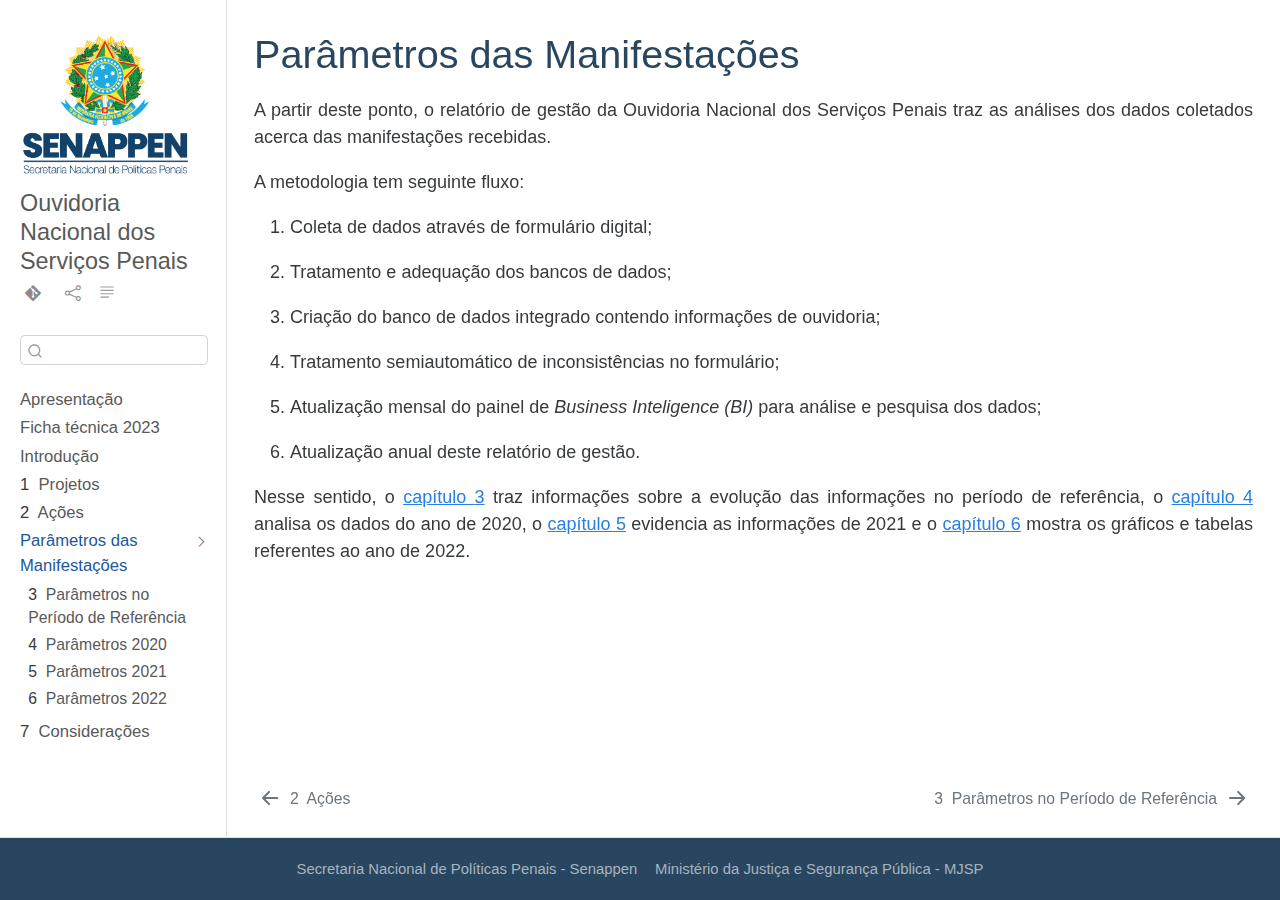
<file: docs/tratamento_demandas.html>
<!DOCTYPE html>
<html xmlns="http://www.w3.org/1999/xhtml" lang="pt" xml:lang="pt"><head>

<meta charset="utf-8">
<meta name="generator" content="quarto-1.2.335">

<meta name="viewport" content="width=device-width, initial-scale=1.0, user-scalable=yes">


<title>Relatório de Gestão da Ouvidoria Nacional dos Serviços Penais - Parâmetros das Manifestações</title>
<style>
code{white-space: pre-wrap;}
span.smallcaps{font-variant: small-caps;}
div.columns{display: flex; gap: min(4vw, 1.5em);}
div.column{flex: auto; overflow-x: auto;}
div.hanging-indent{margin-left: 1.5em; text-indent: -1.5em;}
ul.task-list{list-style: none;}
ul.task-list li input[type="checkbox"] {
  width: 0.8em;
  margin: 0 0.8em 0.2em -1.6em;
  vertical-align: middle;
}
</style>


<script src="site_libs/quarto-nav/quarto-nav.js"></script>
<script src="site_libs/quarto-nav/headroom.min.js"></script>
<script src="site_libs/clipboard/clipboard.min.js"></script>
<script src="site_libs/quarto-search/autocomplete.umd.js"></script>
<script src="site_libs/quarto-search/fuse.min.js"></script>
<script src="site_libs/quarto-search/quarto-search.js"></script>
<meta name="quarto:offset" content="./">
<link href="./estatisticas_anuais.html" rel="next">
<link href="./acoes.html" rel="prev">
<script src="site_libs/quarto-html/quarto.js"></script>
<script src="site_libs/quarto-html/popper.min.js"></script>
<script src="site_libs/quarto-html/tippy.umd.min.js"></script>
<script src="site_libs/quarto-html/anchor.min.js"></script>
<link href="site_libs/quarto-html/tippy.css" rel="stylesheet">
<link href="site_libs/quarto-html/quarto-syntax-highlighting.css" rel="stylesheet" id="quarto-text-highlighting-styles">
<script src="site_libs/bootstrap/bootstrap.min.js"></script>
<link href="site_libs/bootstrap/bootstrap-icons.css" rel="stylesheet">
<link href="site_libs/bootstrap/bootstrap.min.css" rel="stylesheet" id="quarto-bootstrap" data-mode="light">
<script id="quarto-search-options" type="application/json">{
  "location": "sidebar",
  "copy-button": false,
  "collapse-after": 3,
  "panel-placement": "start",
  "type": "textbox",
  "limit": 20,
  "language": {
    "search-no-results-text": "Nenhum resultado",
    "search-matching-documents-text": "documentos correspondentes",
    "search-copy-link-title": "Copiar link para a busca",
    "search-hide-matches-text": "Esconder correspondências adicionais",
    "search-more-match-text": "mais correspondência neste documento",
    "search-more-matches-text": "mais correspondências neste documento",
    "search-clear-button-title": "Limpar",
    "search-detached-cancel-button-title": "Cancelar",
    "search-submit-button-title": "Enviar"
  }
}</script>


<link rel="stylesheet" href="style.css">
</head>

<body class="nav-sidebar docked">

<div id="quarto-search-results"></div>
  <header id="quarto-header" class="headroom fixed-top">
  <nav class="quarto-secondary-nav" data-bs-toggle="collapse" data-bs-target="#quarto-sidebar" aria-controls="quarto-sidebar" aria-expanded="false" aria-label="Toggle sidebar navigation" onclick="if (window.quartoToggleHeadroom) { window.quartoToggleHeadroom(); }">
    <div class="container-fluid d-flex justify-content-between">
      <h1 class="quarto-secondary-nav-title">Parâmetros das Manifestações</h1>
      <button type="button" class="quarto-btn-toggle btn" aria-label="Show secondary navigation">
        <i class="bi bi-chevron-right"></i>
      </button>
    </div>
  </nav>
</header>
<!-- content -->
<div id="quarto-content" class="quarto-container page-columns page-rows-contents page-layout-full">
<!-- sidebar -->
  <nav id="quarto-sidebar" class="sidebar collapse sidebar-navigation docked overflow-auto">
    <div class="pt-lg-2 mt-2 text-left sidebar-header sidebar-header-stacked">
      <a href="./index.html" class="sidebar-logo-link">
      <img src="./images/senappen_brasao.png" alt="" class="sidebar-logo py-0 d-lg-inline d-none">
      </a>
    <div class="sidebar-title mb-0 py-0">
      <a href="./">Ouvidoria Nacional dos Serviços Penais</a> 
        <div class="sidebar-tools-main tools-wide">
    <a href="" title="" class="sidebar-tool px-1"><i class="bi bi-git"></i></a>
    <a href="https://www.gov.br/depen/pt-br/canais_atendimento/ouvidoria" title="" class="sidebar-tool px-1"><i class="bi bi-"></i></a>
    <a href="" title="Share" id="sidebar-tool-dropdown-0" class="sidebar-tool dropdown-toggle px-1" data-bs-toggle="dropdown" aria-expanded="false"><i class="bi bi-share"></i></a>
    <ul class="dropdown-menu" aria-labelledby="sidebar-tool-dropdown-0">
        <li>
          <a class="dropdown-item sidebar-tools-main-item" href="https://twitter.com/intent/tweet?url=|url|">
            <i class="bi bi-bi-twitter pe-1"></i>
          Twitter
          </a>
        </li>
        <li>
          <a class="dropdown-item sidebar-tools-main-item" href="https://www.facebook.com/sharer/sharer.php?u=|url|">
            <i class="bi bi-bi-facebook pe-1"></i>
          Facebook
          </a>
        </li>
        <li>
          <a class="dropdown-item sidebar-tools-main-item" href="https://www.linkedin.com/sharing/share-offsite/?url=|url|">
            <i class="bi bi-bi-linkedin pe-1"></i>
          LinkedIn
          </a>
        </li>
    </ul>
  <a href="" class="quarto-reader-toggle sidebar-tool" onclick="window.quartoToggleReader(); return false;" title="Toggle reader mode">
  <div class="quarto-reader-toggle-btn">
  <i class="bi"></i>
  </div>
</a>
</div>
    </div>
      </div>
      <div class="mt-2 flex-shrink-0 align-items-center">
        <div class="sidebar-search">
        <div id="quarto-search" class="" title="Search"></div>
        </div>
      </div>
    <div class="sidebar-menu-container"> 
    <ul class="list-unstyled mt-1">
        <li class="sidebar-item">
  <div class="sidebar-item-container"> 
  <a href="./index.html" class="sidebar-item-text sidebar-link">Apresentação</a>
  </div>
</li>
        <li class="sidebar-item">
  <div class="sidebar-item-container"> 
  <a href="./ficha_tecnica2022.html" class="sidebar-item-text sidebar-link">Ficha técnica 2023</a>
  </div>
</li>
        <li class="sidebar-item">
  <div class="sidebar-item-container"> 
  <a href="./introducao.html" class="sidebar-item-text sidebar-link">Introdução</a>
  </div>
</li>
        <li class="sidebar-item">
  <div class="sidebar-item-container"> 
  <a href="./projetos.html" class="sidebar-item-text sidebar-link"><span class="chapter-number">1</span>&nbsp; <span class="chapter-title">Projetos</span></a>
  </div>
</li>
        <li class="sidebar-item">
  <div class="sidebar-item-container"> 
  <a href="./acoes.html" class="sidebar-item-text sidebar-link"><span class="chapter-number">2</span>&nbsp; <span class="chapter-title">Ações</span></a>
  </div>
</li>
        <li class="sidebar-item sidebar-item-section">
      <div class="sidebar-item-container"> 
            <a href="./tratamento_demandas.html" class="sidebar-item-text sidebar-link active">Parâmetros das Manifestações</a>
          <a class="sidebar-item-toggle text-start" data-bs-toggle="collapse" data-bs-target="#quarto-sidebar-section-1" aria-expanded="true">
            <i class="bi bi-chevron-right ms-2"></i>
          </a> 
      </div>
      <ul id="quarto-sidebar-section-1" class="collapse list-unstyled sidebar-section depth1 show">  
          <li class="sidebar-item">
  <div class="sidebar-item-container"> 
  <a href="./estatisticas_anuais.html" class="sidebar-item-text sidebar-link"><span class="chapter-number">3</span>&nbsp; <span class="chapter-title">Parâmetros no Período de Referência</span></a>
  </div>
</li>
          <li class="sidebar-item">
  <div class="sidebar-item-container"> 
  <a href="./estatisticas_2020.html" class="sidebar-item-text sidebar-link"><span class="chapter-number">4</span>&nbsp; <span class="chapter-title">Parâmetros 2020</span></a>
  </div>
</li>
          <li class="sidebar-item">
  <div class="sidebar-item-container"> 
  <a href="./estatisticas_2021.html" class="sidebar-item-text sidebar-link"><span class="chapter-number">5</span>&nbsp; <span class="chapter-title">Parâmetros 2021</span></a>
  </div>
</li>
          <li class="sidebar-item">
  <div class="sidebar-item-container"> 
  <a href="./estatisticas_2022.html" class="sidebar-item-text sidebar-link"><span class="chapter-number">6</span>&nbsp; <span class="chapter-title">Parâmetros 2022</span></a>
  </div>
</li>
      </ul>
  </li>
        <li class="sidebar-item">
  <div class="sidebar-item-container"> 
  <a href="./consideracoes.html" class="sidebar-item-text sidebar-link"><span class="chapter-number">7</span>&nbsp; <span class="chapter-title">Considerações</span></a>
  </div>
</li>
    </ul>
    </div>
</nav>
<!-- margin-sidebar -->
    <div id="quarto-margin-sidebar" class="sidebar margin-sidebar zindex-bottom">
        
    </div>
<!-- main -->
<main class="content column-page-right" id="quarto-document-content">

<header id="title-block-header" class="quarto-title-block default">
<div class="quarto-title">
<h1 class="title"><span id="sec-tratamento-manifestacoes" class="quarto-section-identifier d-none d-lg-block">Parâmetros das Manifestações</span></h1>
</div>



<div class="quarto-title-meta">

    
  
    
  </div>
  

</header>

<p>A partir deste ponto, o relatório de gestão da Ouvidoria Nacional dos Serviços Penais traz as análises dos dados coletados acerca das manifestações recebidas.</p>
<p>A metodologia tem seguinte fluxo:</p>
<ol type="1">
<li><p>Coleta de dados através de formulário digital;</p></li>
<li><p>Tratamento e adequação dos bancos de dados;</p></li>
<li><p>Criação do banco de dados integrado contendo informações de ouvidoria;</p></li>
<li><p>Tratamento semiautomático de inconsistências no formulário;</p></li>
<li><p>Atualização mensal do painel de <em>Business Inteligence (BI)</em> para análise e pesquisa dos dados;</p></li>
<li><p>Atualização anual deste relatório de gestão.</p></li>
</ol>
<p>Nesse sentido, o <a href="estatisticas_anuais.html">capítulo&nbsp;<span>3</span></a> traz informações sobre a evolução das informações no período de referência, o <a href="estatisticas_2020.html">capítulo&nbsp;<span>4</span></a> analisa os dados do ano de 2020, o <a href="estatisticas_2021.html">capítulo&nbsp;<span>5</span></a> evidencia as informações de 2021 e o <a href="estatisticas_2022.html">capítulo&nbsp;<span>6</span></a> mostra os gráficos e tabelas referentes ao ano de 2022.</p>



</main> <!-- /main -->
<script id="quarto-html-after-body" type="application/javascript">
window.document.addEventListener("DOMContentLoaded", function (event) {
  const toggleBodyColorMode = (bsSheetEl) => {
    const mode = bsSheetEl.getAttribute("data-mode");
    const bodyEl = window.document.querySelector("body");
    if (mode === "dark") {
      bodyEl.classList.add("quarto-dark");
      bodyEl.classList.remove("quarto-light");
    } else {
      bodyEl.classList.add("quarto-light");
      bodyEl.classList.remove("quarto-dark");
    }
  }
  const toggleBodyColorPrimary = () => {
    const bsSheetEl = window.document.querySelector("link#quarto-bootstrap");
    if (bsSheetEl) {
      toggleBodyColorMode(bsSheetEl);
    }
  }
  toggleBodyColorPrimary();  
  const icon = "";
  const anchorJS = new window.AnchorJS();
  anchorJS.options = {
    placement: 'right',
    icon: icon
  };
  anchorJS.add('.anchored');
  const clipboard = new window.ClipboardJS('.code-copy-button', {
    target: function(trigger) {
      return trigger.previousElementSibling;
    }
  });
  clipboard.on('success', function(e) {
    // button target
    const button = e.trigger;
    // don't keep focus
    button.blur();
    // flash "checked"
    button.classList.add('code-copy-button-checked');
    var currentTitle = button.getAttribute("title");
    button.setAttribute("title", "Copiada");
    let tooltip;
    if (window.bootstrap) {
      button.setAttribute("data-bs-toggle", "tooltip");
      button.setAttribute("data-bs-placement", "left");
      button.setAttribute("data-bs-title", "Copiada");
      tooltip = new bootstrap.Tooltip(button, 
        { trigger: "manual", 
          customClass: "code-copy-button-tooltip",
          offset: [0, -8]});
      tooltip.show();    
    }
    setTimeout(function() {
      if (tooltip) {
        tooltip.hide();
        button.removeAttribute("data-bs-title");
        button.removeAttribute("data-bs-toggle");
        button.removeAttribute("data-bs-placement");
      }
      button.setAttribute("title", currentTitle);
      button.classList.remove('code-copy-button-checked');
    }, 1000);
    // clear code selection
    e.clearSelection();
  });
  function tippyHover(el, contentFn) {
    const config = {
      allowHTML: true,
      content: contentFn,
      maxWidth: 500,
      delay: 100,
      arrow: false,
      appendTo: function(el) {
          return el.parentElement;
      },
      interactive: true,
      interactiveBorder: 10,
      theme: 'quarto',
      placement: 'bottom-start'
    };
    window.tippy(el, config); 
  }
  const noterefs = window.document.querySelectorAll('a[role="doc-noteref"]');
  for (var i=0; i<noterefs.length; i++) {
    const ref = noterefs[i];
    tippyHover(ref, function() {
      // use id or data attribute instead here
      let href = ref.getAttribute('data-footnote-href') || ref.getAttribute('href');
      try { href = new URL(href).hash; } catch {}
      const id = href.replace(/^#\/?/, "");
      const note = window.document.getElementById(id);
      return note.innerHTML;
    });
  }
  const findCites = (el) => {
    const parentEl = el.parentElement;
    if (parentEl) {
      const cites = parentEl.dataset.cites;
      if (cites) {
        return {
          el,
          cites: cites.split(' ')
        };
      } else {
        return findCites(el.parentElement)
      }
    } else {
      return undefined;
    }
  };
  var bibliorefs = window.document.querySelectorAll('a[role="doc-biblioref"]');
  for (var i=0; i<bibliorefs.length; i++) {
    const ref = bibliorefs[i];
    const citeInfo = findCites(ref);
    if (citeInfo) {
      tippyHover(citeInfo.el, function() {
        var popup = window.document.createElement('div');
        citeInfo.cites.forEach(function(cite) {
          var citeDiv = window.document.createElement('div');
          citeDiv.classList.add('hanging-indent');
          citeDiv.classList.add('csl-entry');
          var biblioDiv = window.document.getElementById('ref-' + cite);
          if (biblioDiv) {
            citeDiv.innerHTML = biblioDiv.innerHTML;
          }
          popup.appendChild(citeDiv);
        });
        return popup.innerHTML;
      });
    }
  }
});
</script>
<nav class="page-navigation column-page-right">
  <div class="nav-page nav-page-previous">
      <a href="./acoes.html" class="pagination-link">
        <i class="bi bi-arrow-left-short"></i> <span class="nav-page-text"><span class="chapter-number">2</span>&nbsp; <span class="chapter-title">Ações</span></span>
      </a>          
  </div>
  <div class="nav-page nav-page-next">
      <a href="./estatisticas_anuais.html" class="pagination-link">
        <span class="nav-page-text"><span class="chapter-number">3</span>&nbsp; <span class="chapter-title">Parâmetros no Período de Referência</span></span> <i class="bi bi-arrow-right-short"></i>
      </a>
  </div>
</nav>
</div> <!-- /content -->
<footer class="footer">
  <div class="nav-footer">
      <div class="nav-footer-center">
        <ul class="footer-items list-unstyled">
    <li class="nav-item">
    <a class="nav-link" href="https://www.gov.br/depen/pt-br">Secretaria Nacional de Políticas Penais - Senappen</a>
  </li>  
    <li class="nav-item">
    <a class="nav-link" href="https://www.gov.br/mj/pt-br">Ministério da Justiça e Segurança Pública - MJSP</a>
  </li>  
</ul>
      </div>
  </div>
</footer>



</body></html>
</file>
<file: docs/site_libs/quarto-html/tippy.css>
.tippy-box[data-animation=fade][data-state=hidden]{opacity:0}[data-tippy-root]{max-width:calc(100vw - 10px)}.tippy-box{position:relative;background-color:#333;color:#fff;border-radius:4px;font-size:14px;line-height:1.4;white-space:normal;outline:0;transition-property:transform,visibility,opacity}.tippy-box[data-placement^=top]>.tippy-arrow{bottom:0}.tippy-box[data-placement^=top]>.tippy-arrow:before{bottom:-7px;left:0;border-width:8px 8px 0;border-top-color:initial;transform-origin:center top}.tippy-box[data-placement^=bottom]>.tippy-arrow{top:0}.tippy-box[data-placement^=bottom]>.tippy-arrow:before{top:-7px;left:0;border-width:0 8px 8px;border-bottom-color:initial;transform-origin:center bottom}.tippy-box[data-placement^=left]>.tippy-arrow{right:0}.tippy-box[data-placement^=left]>.tippy-arrow:before{border-width:8px 0 8px 8px;border-left-color:initial;right:-7px;transform-origin:center left}.tippy-box[data-placement^=right]>.tippy-arrow{left:0}.tippy-box[data-placement^=right]>.tippy-arrow:before{left:-7px;border-width:8px 8px 8px 0;border-right-color:initial;transform-origin:center right}.tippy-box[data-inertia][data-state=visible]{transition-timing-function:cubic-bezier(.54,1.5,.38,1.11)}.tippy-arrow{width:16px;height:16px;color:#333}.tippy-arrow:before{content:"";position:absolute;border-color:transparent;border-style:solid}.tippy-content{position:relative;padding:5px 9px;z-index:1}
</file>
<file: docs/site_libs/quarto-html/quarto-syntax-highlighting.css>
/* quarto syntax highlight colors */
:root {
  --quarto-hl-ot-color: #007020;
  --quarto-hl-at-color: #7d9029;
  --quarto-hl-ss-color: #bb6688;
  --quarto-hl-an-color: #60a0b0;
  --quarto-hl-fu-color: #06287e;
  --quarto-hl-st-color: #4070a0;
  --quarto-hl-cf-color: #007020;
  --quarto-hl-op-color: #666666;
  --quarto-hl-er-color: #ff0000;
  --quarto-hl-bn-color: #40a070;
  --quarto-hl-al-color: #ff0000;
  --quarto-hl-va-color: #19177c;
  --quarto-hl-bu-color: inherit;
  --quarto-hl-ex-color: inherit;
  --quarto-hl-pp-color: #bc7a00;
  --quarto-hl-in-color: #60a0b0;
  --quarto-hl-vs-color: #4070a0;
  --quarto-hl-wa-color: #60a0b0;
  --quarto-hl-do-color: #ba2121;
  --quarto-hl-im-color: inherit;
  --quarto-hl-ch-color: #4070a0;
  --quarto-hl-dt-color: #902000;
  --quarto-hl-fl-color: #40a070;
  --quarto-hl-co-color: #60a0b0;
  --quarto-hl-cv-color: #60a0b0;
  --quarto-hl-cn-color: #880000;
  --quarto-hl-sc-color: #4070a0;
  --quarto-hl-dv-color: #40a070;
  --quarto-hl-kw-color: #007020;
}

/* other quarto variables */
:root {
  --quarto-font-monospace: SFMono-Regular, Menlo, Monaco, Consolas, "Liberation Mono", "Courier New", monospace;
}

code span.ot {
  color: #007020;
}

code span.at {
  color: #7d9029;
}

code span.ss {
  color: #bb6688;
}

code span.an {
  color: #60a0b0;
  font-weight: bold;
  font-style: italic;
}

code span.fu {
  color: #06287e;
}

code span.st {
  color: #4070a0;
}

code span.cf {
  color: #007020;
  font-weight: bold;
}

code span.op {
  color: #666666;
}

code span.er {
  color: #ff0000;
  font-weight: bold;
}

code span.bn {
  color: #40a070;
}

code span.al {
  color: #ff0000;
  font-weight: bold;
}

code span.va {
  color: #19177c;
}

code span.pp {
  color: #bc7a00;
}

code span.in {
  color: #60a0b0;
  font-weight: bold;
  font-style: italic;
}

code span.vs {
  color: #4070a0;
}

code span.wa {
  color: #60a0b0;
  font-weight: bold;
  font-style: italic;
}

code span.do {
  color: #ba2121;
  font-style: italic;
}

code span.ch {
  color: #4070a0;
}

code span.dt {
  color: #902000;
}

code span.fl {
  color: #40a070;
}

code span.co {
  color: #60a0b0;
  font-style: italic;
}

code span.cv {
  color: #60a0b0;
  font-weight: bold;
  font-style: italic;
}

code span.cn {
  color: #880000;
}

code span.sc {
  color: #4070a0;
}

code span.dv {
  color: #40a070;
}

code span.kw {
  color: #007020;
  font-weight: bold;
}

.prevent-inlining {
  content: "</";
}

/*# sourceMappingURL=debc5d5d77c3f9108843748ff7464032.css.map */
</file>
<file: docs/style.css>
```{css}
body{
  text-align: justify;
  font-family: 'Calibri', sans-serif;
  /*background-color: #294661;
  opacity: 1.0;*/
}

h1,h2,h3,h4{
  color: #294661;
  font-family: 'Calibri', sans-serif;
  text-align: justify;
  text-decoration-color: #294661;
}

nav.sidebar{
  font-family: 'Calibri', sans-serif;
  text-align: start; 
  
}

nav{ /*barra de navegacao a direita*/
  text-align: start;
}


li,ol,menu,dl,{
  font-family: 'Calibri', sans-serif;
  text-align: start;
  color: #294661 ;
  text-decoration-color: #294661;
}

p.numbered:before{
  content: counter(mynum) ": ";
  counter-increment: mynum;
  font-weight: bold;
  color: #294661 ;
  }

menu.numbered:before{
  content: counter(mynum) ": ";
  counter-increment: mynum;
  font-weight: bold;
  color: #294661 ;
  }

li.numbered:before{
  content: counter(mynum) ": ";
  counter-increment: mynum;
  font-weight: bold;
  color: #294661 ;
  }
  
ol.numbered:before{
  content: counter(mynum) ": ";
  counter-increment: mynum;
  font-weight: bold;
  color: #294661 ;
  }
  
dl.numbered:before{
  content: counter(mynum) ": ";
  counter-increment: mynum;
  font-weight: bold;
  color: #294661 ;
  }

```
</file>
<file: docs/site_libs/datatables-css-0.0.0/datatables-crosstalk.css>
.dt-crosstalk-fade {
  opacity: 0.2;
}

html body div.DTS div.dataTables_scrollBody {
  background: none;
}


/*
Fix https://github.com/rstudio/DT/issues/563
If the `table.display` is set to "block" (e.g., pkgdown), the browser will display
datatable objects strangely. The search panel and the page buttons will still be
in full-width but the table body will be "compact" and shorter.
In therory, having this attributes will affect `dom="t"`
with `display: block` users. But in reality, there should be no one.
We may remove the below lines in the future if the upstream agree to have this there.
See https://github.com/DataTables/DataTablesSrc/issues/160
*/

table.dataTable {
  display: table;
}


/*
When DTOutput(fill = TRUE), it receives a .html-fill-item class (via htmltools::bindFillRole()), which effectively amounts to `flex: 1 1 auto`. That's mostly fine, but the case where `fillContainer=TRUE`+`height:auto`+`flex-basis:auto` and the container (e.g., a bslib::card()) doesn't have a defined height is a bit problematic since the table wants to fit the parent but the parent wants to fit the table, which results pretty small table height (maybe because there is a minimum height somewhere?). It seems better in this case to impose a 400px height default for the table, which we can do by setting `flex-basis` to 400px (the table is still allowed to grow/shrink when the container has an opinionated height).
*/

.html-fill-container > .html-fill-item.datatables {
  flex-basis: 400px;
}
</file>
<file: docs/site_libs/plotly-htmlwidgets-css-2.11.1/plotly-htmlwidgets.css>
/*
just here so that plotly works
correctly with ioslides.
see https://github.com/ropensci/plotly/issues/463
*/

slide:not(.current) .plotly.html-widget{
  display: none;
}
</file>
<file: docs/site_libs/selectize-0.12.0/selectize.bootstrap3.css>
/**
 * selectize.bootstrap3.css (v0.12.0) - Bootstrap 3 Theme
 * Copyright (c) 2013–2015 Brian Reavis & contributors
 *
 * Licensed under the Apache License, Version 2.0 (the "License"); you may not use this
 * file except in compliance with the License. You may obtain a copy of the License at:
 * http://www.apache.org/licenses/LICENSE-2.0
 *
 * Unless required by applicable law or agreed to in writing, software distributed under
 * the License is distributed on an "AS IS" BASIS, WITHOUT WARRANTIES OR CONDITIONS OF
 * ANY KIND, either express or implied. See the License for the specific language
 * governing permissions and limitations under the License.
 *
 * @author Brian Reavis <brian@thirdroute.com>
 */
.selectize-control.plugin-drag_drop.multi > .selectize-input > div.ui-sortable-placeholder {
  visibility: visible !important;
  background: #f2f2f2 !important;
  background: rgba(0, 0, 0, 0.06) !important;
  border: 0 none !important;
  -webkit-box-shadow: inset 0 0 12px 4px #ffffff;
  box-shadow: inset 0 0 12px 4px #ffffff;
}
.selectize-control.plugin-drag_drop .ui-sortable-placeholder::after {
  content: '!';
  visibility: hidden;
}
.selectize-control.plugin-drag_drop .ui-sortable-helper {
  -webkit-box-shadow: 0 2px 5px rgba(0, 0, 0, 0.2);
  box-shadow: 0 2px 5px rgba(0, 0, 0, 0.2);
}
.selectize-dropdown-header {
  position: relative;
  padding: 3px 12px;
  border-bottom: 1px solid #d0d0d0;
  background: #f8f8f8;
  -webkit-border-radius: 4px 4px 0 0;
  -moz-border-radius: 4px 4px 0 0;
  border-radius: 4px 4px 0 0;
}
.selectize-dropdown-header-close {
  position: absolute;
  right: 12px;
  top: 50%;
  color: #333333;
  opacity: 0.4;
  margin-top: -12px;
  line-height: 20px;
  font-size: 20px !important;
}
.selectize-dropdown-header-close:hover {
  color: #000000;
}
.selectize-dropdown.plugin-optgroup_columns .optgroup {
  border-right: 1px solid #f2f2f2;
  border-top: 0 none;
  float: left;
  -webkit-box-sizing: border-box;
  -moz-box-sizing: border-box;
  box-sizing: border-box;
}
.selectize-dropdown.plugin-optgroup_columns .optgroup:last-child {
  border-right: 0 none;
}
.selectize-dropdown.plugin-optgroup_columns .optgroup:before {
  display: none;
}
.selectize-dropdown.plugin-optgroup_columns .optgroup-header {
  border-top: 0 none;
}
.selectize-control.plugin-remove_button [data-value] {
  position: relative;
  padding-right: 24px !important;
}
.selectize-control.plugin-remove_button [data-value] .remove {
  z-index: 1;
  /* fixes ie bug (see #392) */
  position: absolute;
  top: 0;
  right: 0;
  bottom: 0;
  width: 17px;
  text-align: center;
  font-weight: bold;
  font-size: 12px;
  color: inherit;
  text-decoration: none;
  vertical-align: middle;
  display: inline-block;
  padding: 1px 0 0 0;
  border-left: 1px solid rgba(0, 0, 0, 0);
  -webkit-border-radius: 0 2px 2px 0;
  -moz-border-radius: 0 2px 2px 0;
  border-radius: 0 2px 2px 0;
  -webkit-box-sizing: border-box;
  -moz-box-sizing: border-box;
  box-sizing: border-box;
}
.selectize-control.plugin-remove_button [data-value] .remove:hover {
  background: rgba(0, 0, 0, 0.05);
}
.selectize-control.plugin-remove_button [data-value].active .remove {
  border-left-color: rgba(0, 0, 0, 0);
}
.selectize-control.plugin-remove_button .disabled [data-value] .remove:hover {
  background: none;
}
.selectize-control.plugin-remove_button .disabled [data-value] .remove {
  border-left-color: rgba(77, 77, 77, 0);
}
.selectize-control {
  position: relative;
}
.selectize-dropdown,
.selectize-input,
.selectize-input input {
  color: #333333;
  font-family: inherit;
  font-size: inherit;
  line-height: 20px;
  -webkit-font-smoothing: inherit;
}
.selectize-input,
.selectize-control.single .selectize-input.input-active {
  background: #ffffff;
  cursor: text;
  display: inline-block;
}
.selectize-input {
  border: 1px solid #cccccc;
  padding: 6px 12px;
  display: inline-block;
  width: 100%;
  overflow: hidden;
  position: relative;
  z-index: 1;
  -webkit-box-sizing: border-box;
  -moz-box-sizing: border-box;
  box-sizing: border-box;
  -webkit-box-shadow: none;
  box-shadow: none;
  -webkit-border-radius: 4px;
  -moz-border-radius: 4px;
  border-radius: 4px;
}
.selectize-control.multi .selectize-input.has-items {
  padding: 5px 12px 2px;
}
.selectize-input.full {
  background-color: #ffffff;
}
.selectize-input.disabled,
.selectize-input.disabled * {
  cursor: default !important;
}
.selectize-input.focus {
  -webkit-box-shadow: inset 0 1px 2px rgba(0, 0, 0, 0.15);
  box-shadow: inset 0 1px 2px rgba(0, 0, 0, 0.15);
}
.selectize-input.dropdown-active {
  -webkit-border-radius: 4px 4px 0 0;
  -moz-border-radius: 4px 4px 0 0;
  border-radius: 4px 4px 0 0;
}
.selectize-input > * {
  vertical-align: baseline;
  display: -moz-inline-stack;
  display: inline-block;
  zoom: 1;
  *display: inline;
}
.selectize-control.multi .selectize-input > div {
  cursor: pointer;
  margin: 0 3px 3px 0;
  padding: 1px 3px;
  background: #efefef;
  color: #333333;
  border: 0 solid rgba(0, 0, 0, 0);
}
.selectize-control.multi .selectize-input > div.active {
  background: #428bca;
  color: #ffffff;
  border: 0 solid rgba(0, 0, 0, 0);
}
.selectize-control.multi .selectize-input.disabled > div,
.selectize-control.multi .selectize-input.disabled > div.active {
  color: #808080;
  background: #ffffff;
  border: 0 solid rgba(77, 77, 77, 0);
}
.selectize-input > input {
  display: inline-block !important;
  padding: 0 !important;
  min-height: 0 !important;
  max-height: none !important;
  max-width: 100% !important;
  margin: 0 !important;
  text-indent: 0 !important;
  border: 0 none !important;
  background: none !important;
  line-height: inherit !important;
  -webkit-user-select: auto !important;
  -webkit-box-shadow: none !important;
  box-shadow: none !important;
}
.selectize-input > input::-ms-clear {
  display: none;
}
.selectize-input > input:focus {
  outline: none !important;
}
.selectize-input::after {
  content: ' ';
  display: block;
  clear: left;
}
.selectize-input.dropdown-active::before {
  content: ' ';
  display: block;
  position: absolute;
  background: #ffffff;
  height: 1px;
  bottom: 0;
  left: 0;
  right: 0;
}
.selectize-dropdown {
  position: absolute;
  z-index: 10;
  border: 1px solid #d0d0d0;
  background: #ffffff;
  margin: -1px 0 0 0;
  border-top: 0 none;
  -webkit-box-sizing: border-box;
  -moz-box-sizing: border-box;
  box-sizing: border-box;
  -webkit-box-shadow: 0 1px 3px rgba(0, 0, 0, 0.1);
  box-shadow: 0 1px 3px rgba(0, 0, 0, 0.1);
  -webkit-border-radius: 0 0 4px 4px;
  -moz-border-radius: 0 0 4px 4px;
  border-radius: 0 0 4px 4px;
}
.selectize-dropdown [data-selectable] {
  cursor: pointer;
  overflow: hidden;
}
.selectize-dropdown [data-selectable] .highlight {
  background: rgba(255, 237, 40, 0.4);
  -webkit-border-radius: 1px;
  -moz-border-radius: 1px;
  border-radius: 1px;
}
.selectize-dropdown [data-selectable],
.selectize-dropdown .optgroup-header {
  padding: 3px 12px;
}
.selectize-dropdown .optgroup:first-child .optgroup-header {
  border-top: 0 none;
}
.selectize-dropdown .optgroup-header {
  color: #777777;
  background: #ffffff;
  cursor: default;
}
.selectize-dropdown .active {
  background-color: #f5f5f5;
  color: #262626;
}
.selectize-dropdown .active.create {
  color: #262626;
}
.selectize-dropdown .create {
  color: rgba(51, 51, 51, 0.5);
}
.selectize-dropdown-content {
  overflow-y: auto;
  overflow-x: hidden;
  max-height: 200px;
}
.selectize-control.single .selectize-input,
.selectize-control.single .selectize-input input {
  cursor: pointer;
}
.selectize-control.single .selectize-input.input-active,
.selectize-control.single .selectize-input.input-active input {
  cursor: text;
}
.selectize-control.single .selectize-input:after {
  content: ' ';
  display: block;
  position: absolute;
  top: 50%;
  right: 17px;
  margin-top: -3px;
  width: 0;
  height: 0;
  border-style: solid;
  border-width: 5px 5px 0 5px;
  border-color: #333333 transparent transparent transparent;
}
.selectize-control.single .selectize-input.dropdown-active:after {
  margin-top: -4px;
  border-width: 0 5px 5px 5px;
  border-color: transparent transparent #333333 transparent;
}
.selectize-control.rtl.single .selectize-input:after {
  left: 17px;
  right: auto;
}
.selectize-control.rtl .selectize-input > input {
  margin: 0 4px 0 -2px !important;
}
.selectize-control .selectize-input.disabled {
  opacity: 0.5;
  background-color: #ffffff;
}
.selectize-dropdown,
.selectize-dropdown.form-control {
  height: auto;
  padding: 0;
  margin: 2px 0 0 0;
  z-index: 1000;
  background: #ffffff;
  border: 1px solid #cccccc;
  border: 1px solid rgba(0, 0, 0, 0.15);
  -webkit-border-radius: 4px;
  -moz-border-radius: 4px;
  border-radius: 4px;
  -webkit-box-shadow: 0 6px 12px rgba(0, 0, 0, 0.175);
  box-shadow: 0 6px 12px rgba(0, 0, 0, 0.175);
}
.selectize-dropdown .optgroup-header {
  font-size: 12px;
  line-height: 1.42857143;
}
.selectize-dropdown .optgroup:first-child:before {
  display: none;
}
.selectize-dropdown .optgroup:before {
  content: ' ';
  display: block;
  height: 1px;
  margin: 9px 0;
  overflow: hidden;
  background-color: #e5e5e5;
  margin-left: -12px;
  margin-right: -12px;
}
.selectize-dropdown-content {
  padding: 5px 0;
}
.selectize-dropdown-header {
  padding: 6px 12px;
}
.selectize-input {
  min-height: 34px;
}
.selectize-input.dropdown-active {
  -webkit-border-radius: 4px;
  -moz-border-radius: 4px;
  border-radius: 4px;
}
.selectize-input.dropdown-active::before {
  display: none;
}
.selectize-input.focus {
  border-color: #66afe9;
  outline: 0;
  -webkit-box-shadow: inset 0 1px 1px rgba(0,0,0,.075), 0 0 8px rgba(102, 175, 233, 0.6);
  box-shadow: inset 0 1px 1px rgba(0,0,0,.075), 0 0 8px rgba(102, 175, 233, 0.6);
}
.has-error .selectize-input {
  border-color: #a94442;
  -webkit-box-shadow: inset 0 1px 1px rgba(0, 0, 0, 0.075);
  box-shadow: inset 0 1px 1px rgba(0, 0, 0, 0.075);
}
.has-error .selectize-input:focus {
  border-color: #843534;
  -webkit-box-shadow: inset 0 1px 1px rgba(0, 0, 0, 0.075), 0 0 6px #ce8483;
  box-shadow: inset 0 1px 1px rgba(0, 0, 0, 0.075), 0 0 6px #ce8483;
}
.selectize-control.multi .selectize-input.has-items {
  padding-left: 9px;
  padding-right: 9px;
}
.selectize-control.multi .selectize-input > div {
  -webkit-border-radius: 3px;
  -moz-border-radius: 3px;
  border-radius: 3px;
}
.form-control.selectize-control {
  padding: 0;
  height: auto;
  border: none;
  background: none;
  -webkit-box-shadow: none;
  box-shadow: none;
  -webkit-border-radius: 0;
  -moz-border-radius: 0;
  border-radius: 0;
}
</file>
<file: docs/site_libs/crosstalk-1.2.0/css/crosstalk.min.css>
.container-fluid.crosstalk-bscols{margin-left:-30px;margin-right:-30px;white-space:normal}body>.container-fluid.crosstalk-bscols{margin-left:auto;margin-right:auto}.crosstalk-input-checkboxgroup .crosstalk-options-group .crosstalk-options-column{display:inline-block;padding-right:12px;vertical-align:top}@media only screen and (max-width: 480px){.crosstalk-input-checkboxgroup .crosstalk-options-group .crosstalk-options-column{display:block;padding-right:inherit}}.crosstalk-input{margin-bottom:15px}.crosstalk-input .control-label{margin-bottom:0;vertical-align:middle}.crosstalk-input input[type="checkbox"]{margin:4px 0 0;margin-top:1px;line-height:normal}.crosstalk-input .checkbox{position:relative;display:block;margin-top:10px;margin-bottom:10px}.crosstalk-input .checkbox>label{padding-left:20px;margin-bottom:0;font-weight:400;cursor:pointer}.crosstalk-input .checkbox input[type="checkbox"],.crosstalk-input .checkbox-inline input[type="checkbox"]{position:absolute;margin-top:2px;margin-left:-20px}.crosstalk-input .checkbox+.checkbox{margin-top:-5px}.crosstalk-input .checkbox-inline{position:relative;display:inline-block;padding-left:20px;margin-bottom:0;font-weight:400;vertical-align:middle;cursor:pointer}.crosstalk-input .checkbox-inline+.checkbox-inline{margin-top:0;margin-left:10px}
</file>
